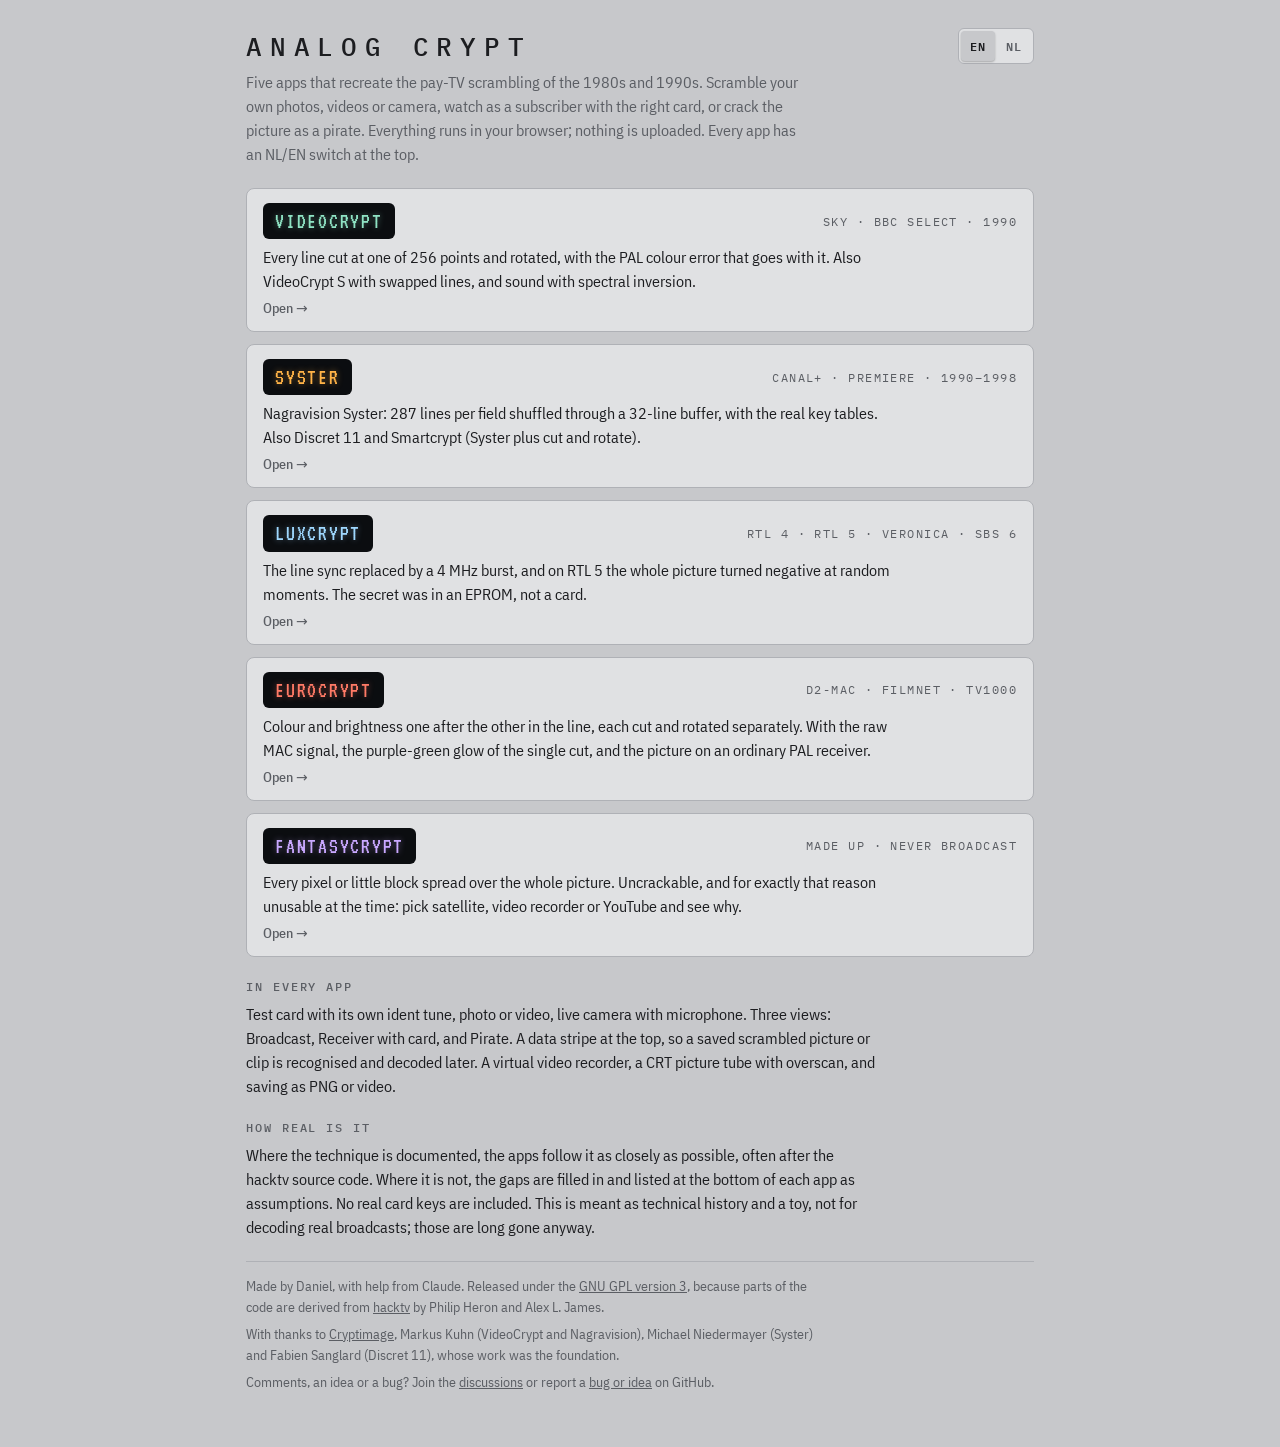
<file: index.html>
<!doctype html>
<html lang="nl">
<head>
<meta charset="utf-8">
<meta name="viewport" content="width=device-width,initial-scale=1,viewport-fit=cover">
<title>Analoge Crypt</title>
<meta name="description" content="Vijf browserapps die de analoge betaal-tv-scrambling van de jaren 80 en 90 nabootsen: VideoCrypt, Syster, Luxcrypt, Eurocrypt en het verzonnen Fantasycrypt.">
<link rel="icon" href="favicon.svg">
<link rel="stylesheet" href="fonts/fonts.css">
<style>
/* Layout: a rack of five receivers, each a front panel with its own display colour, as in the apps themselves. */
:root{
  --case:#c7c8cb; --panel:#e0e1e3; --ink:#1c1d20; --muted:#5b5e64; --rule:#afb1b6; --led:#d3352b;
  --glass:#0b0d10; --focus:#2a6fdb;
  --vc:#8fe3c4; --sy:#ffb347; --lx:#9fd8ff; --ec:#ff7a66; --fc:#c9a8ff;
  --font-ui:"IBM Plex Sans Condensed","Arial Narrow",system-ui,sans-serif;
  --font-mono:"IBM Plex Mono",ui-monospace,Menlo,Consolas,monospace;
  --font-vfd:"VT323","IBM Plex Mono",ui-monospace,monospace;
  color-scheme:light;
}
@media (prefers-color-scheme: dark){:root{--case:#16171a;--panel:#212226;--ink:#e6e7ea;--muted:#9da1a8;--rule:#36383d;--led:#ff5d50;--glass:#050608;--focus:#7fb0ff;color-scheme:dark}}
*{box-sizing:border-box}
body{margin:0;background:var(--case);color:var(--ink);font:16px/1.5 var(--font-ui)}
.wrap{max-width:820px;margin:0 auto;padding-inline:16px;padding-block:28px 48px;display:flex;flex-direction:column;gap:22px}
header{display:flex;flex-direction:column;gap:6px}
.top{display:flex;justify-content:space-between;align-items:center;gap:12px}
.lang{display:inline-flex;gap:2px;background:var(--panel);border:1px solid var(--rule);border-radius:6px;padding:2px}
.lang button{appearance:none;border:0;background:transparent;color:var(--muted);font:600 12px var(--font-mono);letter-spacing:.08em;padding:5px 9px;border-radius:4px;cursor:pointer;min-height:28px}
.lang button[aria-pressed="true"]{background:var(--case);color:var(--ink);box-shadow:0 1px 2px rgba(0,0,0,.25)}
.lang button:focus-visible{outline:2px solid var(--focus);outline-offset:1px}
html[lang="en"] .l-nl,html:not([lang="en"]) .l-en{display:none}
h1{margin:0;font:500 26px var(--font-mono);letter-spacing:.3em;text-transform:uppercase;text-wrap:balance}
.lead{margin:0;max-width:62ch;color:var(--muted)}
.rack{display:flex;flex-direction:column;gap:12px}
a.unit{display:grid;grid-template-columns:minmax(0,1fr) auto;gap:6px 16px;align-items:center;text-decoration:none;color:inherit;
  background:var(--panel);border:1px solid var(--rule);border-radius:8px;padding:14px 16px;transition:border-color .15s}
a.unit:hover{border-color:var(--muted)}
a.unit:focus-visible{outline:2px solid var(--focus);outline-offset:2px}
.vfd{background:var(--glass);border-radius:6px;padding:6px 12px;font:22px/1.1 var(--font-vfd);letter-spacing:.08em;text-transform:uppercase;white-space:nowrap;
  color:var(--c);text-shadow:0 0 6px color-mix(in srgb,var(--c) 45%,transparent);justify-self:start}
.meta{font:12px var(--font-mono);letter-spacing:.12em;text-transform:uppercase;color:var(--muted);text-align:right}
.desc{grid-column:1 / -1;margin:0;max-width:70ch}
.go{grid-column:1 / -1;font:500 14px var(--font-ui);color:var(--muted)}
.go::after{content:" →"}
section{display:flex;flex-direction:column;gap:8px}
h2{margin:0;font:500 12px var(--font-mono);letter-spacing:.16em;text-transform:uppercase;color:var(--muted)}
section p{margin:0;max-width:70ch}
footer{border-top:1px solid var(--rule);padding-top:14px;color:var(--muted);font-size:14px}
footer p{margin:0 0 6px;max-width:72ch}
a{color:inherit}
@media (max-width:520px){a.unit{grid-template-columns:1fr}.meta{text-align:left}}
@media (prefers-reduced-motion: reduce){a.unit{transition:none}}
</style>
</head>
<body>
<div class="wrap">
  <header>
    <div class="top"><h1><span class="l-nl">Analoge Crypt</span><span class="l-en">Analog Crypt</span></h1><div class="lang" role="group" aria-label="Taal / Language"><button type="button" data-l="en">EN</button><button type="button" data-l="nl">NL</button></div></div>
    <p class="lead"><span class="l-nl">Vijf apps die de betaal-tv-scrambling van de jaren 80 en 90 nabootsen. Scramble je eigen foto's, video's of de camera, kijk mee als abonnee met de juiste kaart, of kraak het beeld als piraat. Alles draait in je browser; er wordt niets geüpload.</span><span class="l-en">Five apps that recreate the pay-TV scrambling of the 1980s and 1990s. Scramble your own photos, videos or camera, watch as a subscriber with the right card, or crack the picture as a pirate. Everything runs in your browser; nothing is uploaded. Every app has an NL/EN switch at the top.</span></p>
  </header>

  <nav class="rack" aria-label="Apps">
    <a class="unit" href="videocrypt/" style="--c:var(--vc)">
      <span class="vfd">VideoCrypt</span><span class="meta">Sky · BBC Select · 1990</span>
      <p class="desc"><span class="l-nl">Elke lijn op een van 256 punten doorgeknipt en rondgedraaid, met de PAL-kleurfout die daarbij hoort. Ook VideoCrypt S met verwisselde lijnen, en geluid met spectrale inversie.</span><span class="l-en">Every line cut at one of 256 points and rotated, with the PAL colour error that goes with it. Also VideoCrypt S with swapped lines, and sound with spectral inversion.</span></p>
      <span class="go"><span class="l-nl">Openen</span><span class="l-en">Open</span></span>
    </a>
    <a class="unit" href="syster/" style="--c:var(--sy)">
      <span class="vfd">Syster</span><span class="meta">Canal+ · Premiere · 1990–1998</span>
      <p class="desc"><span class="l-nl">Nagravision Syster: per veld 287 lijnen gehusseld via een buffer van 32 lijnen, met de echte sleuteltabellen. Ook Discret 11 en Smartcrypt (Syster plus knippen en draaien).</span><span class="l-en">Nagravision Syster: 287 lines per field shuffled through a 32-line buffer, with the real key tables. Also Discret 11 and Smartcrypt (Syster plus cut and rotate).</span></p>
      <span class="go"><span class="l-nl">Openen</span><span class="l-en">Open</span></span>
    </a>
    <a class="unit" href="luxcrypt/" style="--c:var(--lx)">
      <span class="vfd">Luxcrypt</span><span class="meta">RTL 4 · RTL 5 · Veronica · SBS 6</span>
      <p class="desc"><span class="l-nl">De lijnsync vervangen door een burst van 4 MHz, en bij RTL 5 het hele beeld op willekeurige momenten in negatief. Het geheim zat in een EPROM, niet in een kaart.</span><span class="l-en">The line sync replaced by a 4 MHz burst, and on RTL 5 the whole picture turned negative at random moments. The secret was in an EPROM, not a card.</span></p>
      <span class="go"><span class="l-nl">Openen</span><span class="l-en">Open</span></span>
    </a>
    <a class="unit" href="eurocrypt/" style="--c:var(--ec)">
      <span class="vfd">Eurocrypt</span><span class="meta">D2-MAC · FilmNet · TV1000</span>
      <p class="desc"><span class="l-nl">Kleur en helderheid na elkaar in de lijn, elk apart doorgeknipt en rondgedraaid. Met het ruwe MAC-signaal, de paars-groene gloed van de enkele snede en het beeld op een gewone PAL-ontvanger.</span><span class="l-en">Colour and brightness one after the other in the line, each cut and rotated separately. With the raw MAC signal, the purple-green glow of the single cut, and the picture on an ordinary PAL receiver.</span></p>
      <span class="go"><span class="l-nl">Openen</span><span class="l-en">Open</span></span>
    </a>
    <a class="unit" href="fantasycrypt/" style="--c:var(--fc)">
      <span class="vfd">Fantasycrypt</span><span class="meta"><span class="l-nl">Verzonnen · nooit uitgezonden</span><span class="l-en">Made up · never broadcast</span></span>
      <p class="desc"><span class="l-nl">Elke pixel of elk blokje over het hele beeld verdeeld. Onkraakbaar, en precies daarom destijds onbruikbaar: kies satelliet, videorecorder of YouTube en zie waarom.</span><span class="l-en">Every pixel or little block spread over the whole picture. Uncrackable, and for exactly that reason unusable at the time: pick satellite, video recorder or YouTube and see why.</span></p>
      <span class="go"><span class="l-nl">Openen</span><span class="l-en">Open</span></span>
    </a>
  </nav>

  <section>
    <h2><span class="l-nl">In alle apps</span><span class="l-en">In every app</span></h2>
    <p><span class="l-nl">Testbeeld met eigen herkenningsmelodie, foto of video, live camera met microfoon. Drie weergaven: Uitzending, Ontvanger met kaart en Piraat. Een datastreep bovenin, zodat een opgeslagen gescrambeld beeld of filmpje later weer herkend en ontsleuteld wordt. Een virtuele videorecorder, een CRT-beeldbuis met overscan, en opslaan als PNG of video.</span><span class="l-en">Test card with its own ident tune, photo or video, live camera with microphone. Three views: Broadcast, Receiver with card, and Pirate. A data stripe at the top, so a saved scrambled picture or clip is recognised and decoded later. A virtual video recorder, a CRT picture tube with overscan, and saving as PNG or video.</span></p>
  </section>

  <section>
    <h2><span class="l-nl">Hoe echt is het</span><span class="l-en">How real is it</span></h2>
    <p><span class="l-nl">Waar de techniek bekend is, volgen de apps die zo precies mogelijk, vaak naar de broncode van hacktv. Wat niet bekend is, is ingevuld en staat in elke app onderaan als aanname. Er zitten geen echte kaartsleutels in. Dit is bedoeld als technische geschiedenis en speelgoed, niet om echte uitzendingen te ontsleutelen; die bestaan ook allang niet meer.</span><span class="l-en">Where the technique is documented, the apps follow it as closely as possible, often after the hacktv source code. Where it is not, the gaps are filled in and listed at the bottom of each app as assumptions. No real card keys are included. This is meant as technical history and a toy, not for decoding real broadcasts; those are long gone anyway.</span></p>
  </section>

  <footer>
    <p class="l-nl">Gemaakt door Daniel, met hulp van Claude. Vrijgegeven onder de <a href="LICENSE">GNU GPL versie 3</a>, omdat delen van de code zijn afgeleid van <a href="https://github.com/fsphil/hacktv">hacktv</a> van Philip Heron en Alex L. James.</p><p class="l-en">Made by Daniel, with help from Claude. Released under the <a href="LICENSE">GNU GPL version 3</a>, because parts of the code are derived from <a href="https://github.com/fsphil/hacktv">hacktv</a> by Philip Heron and Alex L. James.</p>
    <p class="l-nl">Met dank aan <a href="https://github.com/Potomac/cryptimage">Cryptimage</a>, Markus Kuhn (VideoCrypt en Nagravision), Michael Niedermayer (Syster) en Fabien Sanglard (Discret 11), wier werk de basis was.</p><p class="l-en">With thanks to <a href="https://github.com/Potomac/cryptimage">Cryptimage</a>, Markus Kuhn (VideoCrypt and Nagravision), Michael Niedermayer (Syster) and Fabien Sanglard (Discret 11), whose work was the foundation.</p>
    <p class="l-nl">Reageren, een idee of een fout melden? Praat mee in de <a href="https://github.com/TQ255/Analog-Crypt/discussions">discussies</a> of meld een <a href="https://github.com/TQ255/Analog-Crypt/issues/new/choose">fout of idee</a> op GitHub.</p><p class="l-en">Comments, an idea or a bug? Join the <a href="https://github.com/TQ255/Analog-Crypt/discussions">discussions</a> or report a <a href="https://github.com/TQ255/Analog-Crypt/issues/new/choose">bug or idea</a> on GitHub.</p><!--feedback-->
  </footer>
</div>
<script>
(() => {
  let l = 'nl';
  try { l = localStorage.getItem('lang') || ((navigator.language || '').toLowerCase().startsWith('nl') ? 'nl' : 'en'); } catch (e) { l = (navigator.language || '').toLowerCase().startsWith('nl') ? 'nl' : 'en'; }
  const set = v => { l = v; document.documentElement.lang = v; try { localStorage.setItem('lang', v); } catch (e) {} document.querySelectorAll('.lang button').forEach(b => b.setAttribute('aria-pressed', String(b.dataset.l === v))); };
  document.querySelectorAll('.lang button').forEach(b => b.addEventListener('click', () => set(b.dataset.l)));
  set(l);
})();
</script>
</body>
</html>
</file>
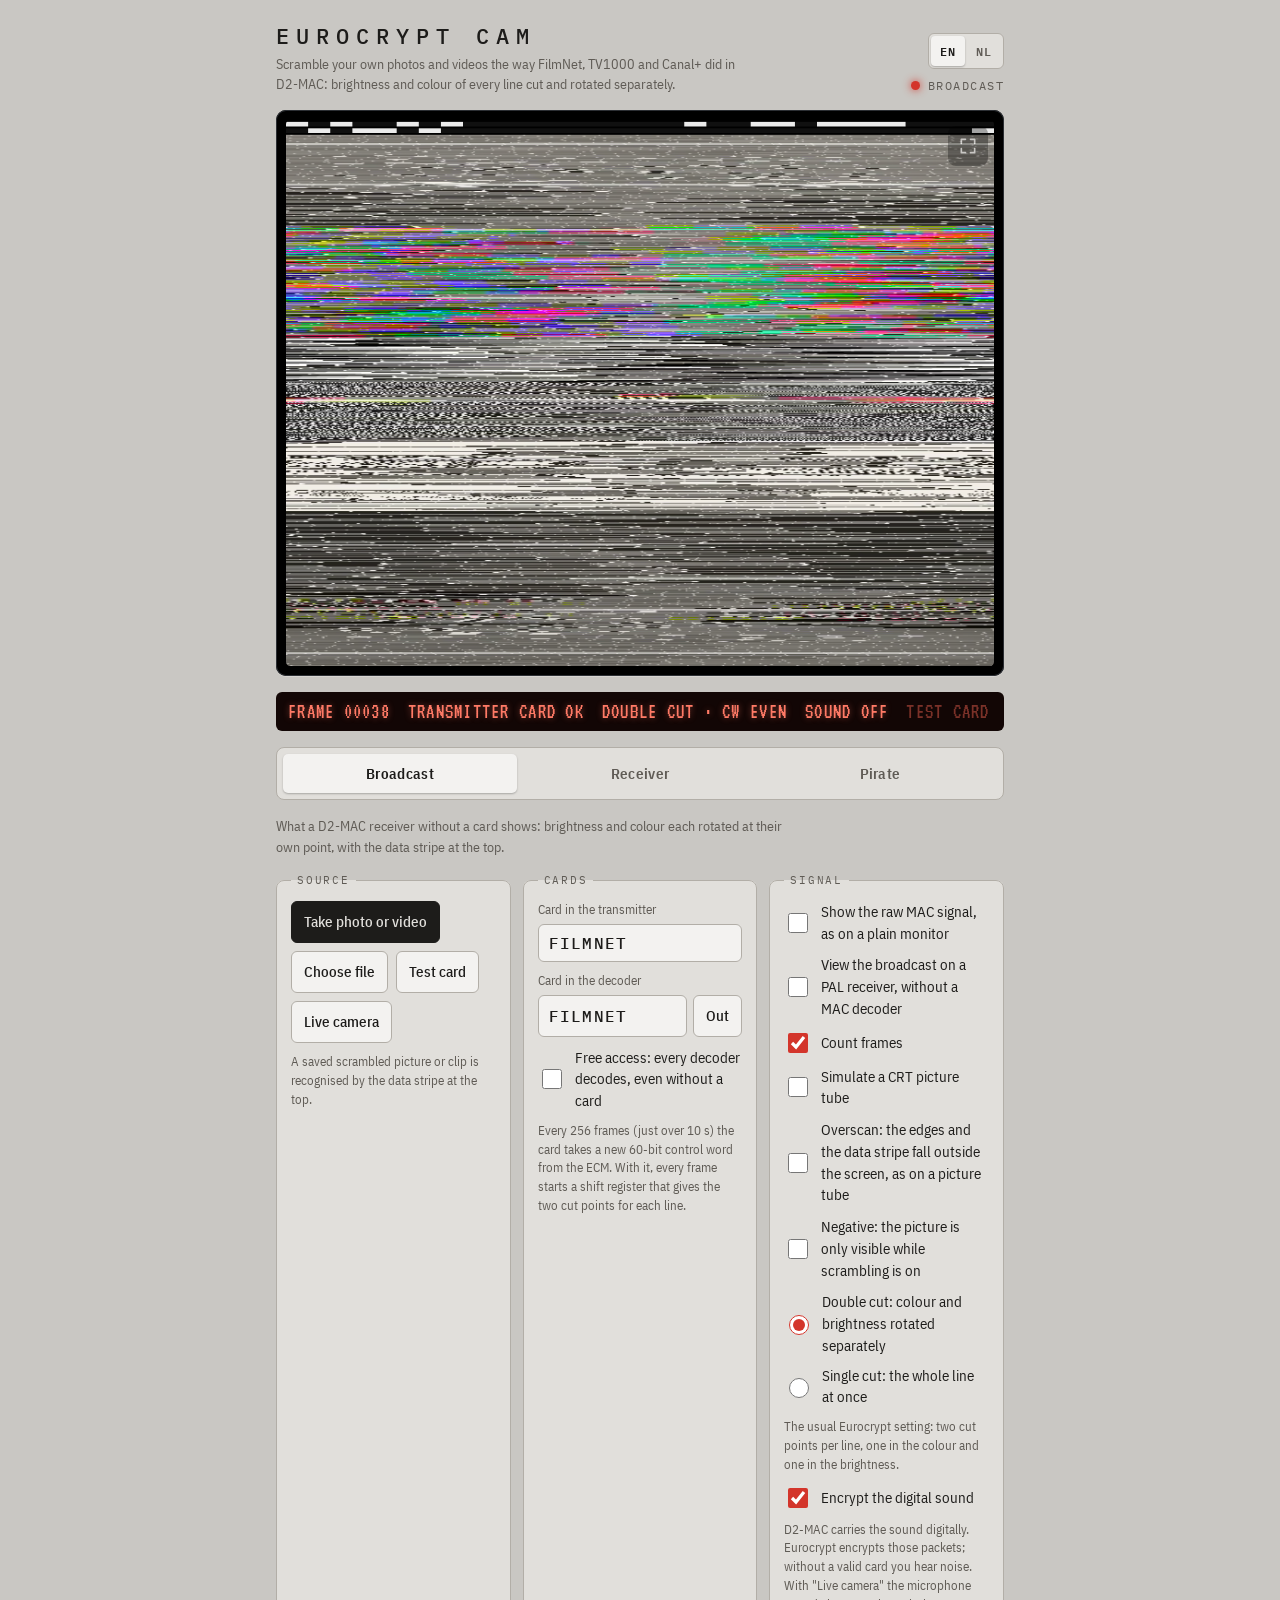
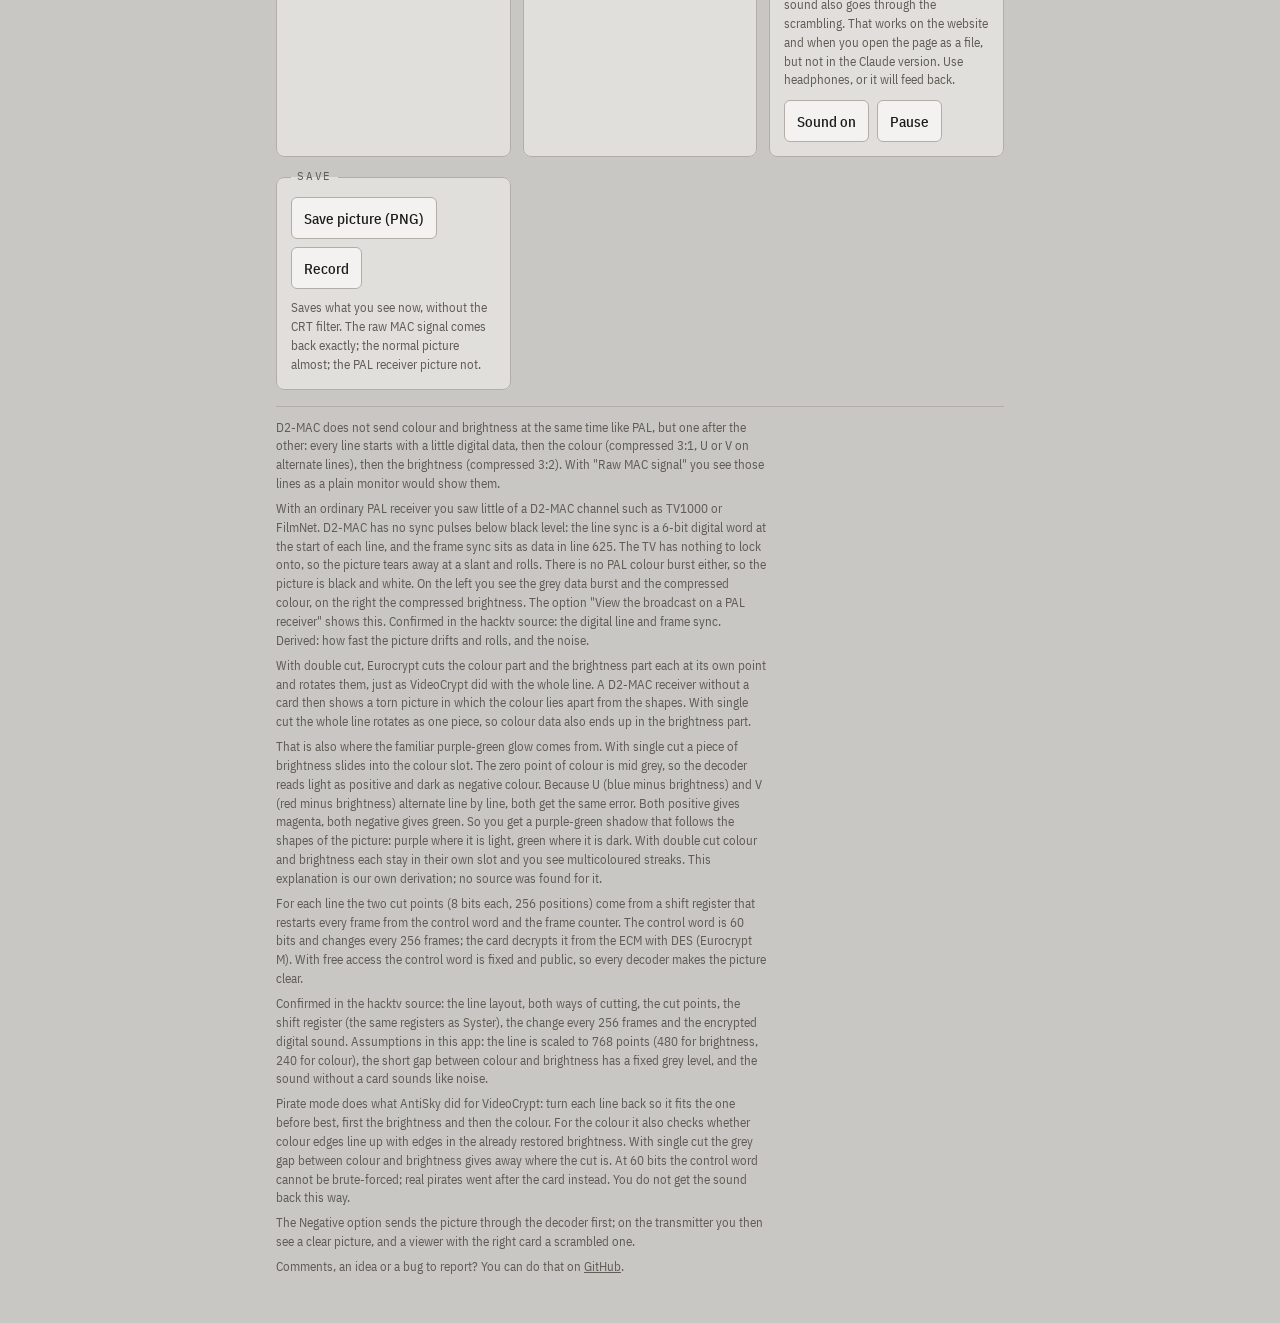
<file: eurocrypt/index.html>
<!doctype html><html lang="nl"><head><meta charset=utf8><meta name=viewport content="width=device-width,initial-scale=1,viewport-fit=cover"><style>:root{color-scheme:light;box-sizing:border-box;padding-top:env(safe-area-inset-top,0px);padding-bottom:env(safe-area-inset-bottom,0px)}body{margin:0;padding:0;font:14px -apple-system,BlinkMacSystemFont,sans-serif;background:#fff;color:#000}img{max-width:100%}[hidden]:not([hidden=until-found i]){display:none!important}</style></head><body><link rel="icon" href="../favicon.svg">
<title>Eurocrypt Camera</title>
<link rel="stylesheet" href="../fonts/fonts.css">
<style>
/* Layout: one centred column like the front of a decoder box — screen in a bezel, a display strip, then control panels. Sister of VideoCrypt, Syster and Luxcrypt Cam: same box, red display like a MAC receiver. */
:root{
  --case:#c9c7c3;        /* warm grey decoder plastic */
  --panel:#e1dfdb;
  --ink:#1d1c1a;
  --muted:#5f5b55;
  --rule:#b2aea7;
  --led:#d3352b;         /* standby LED red */
  --vfd-bg:#120605;      /* display glass */
  --vfd:#ff7a66;         /* red segments */
  --vfd-dim:#7a3128;
  --btn:#f3f2f0;
  --btn-ink:#1d1c1a;
  --focus:#2a6fdb;
  --font-ui:"IBM Plex Sans Condensed", "Arial Narrow", system-ui, sans-serif;
  --font-mono:"IBM Plex Mono", ui-monospace, Menlo, Consolas, monospace;
  --font-vfd:"VT323", "IBM Plex Mono", ui-monospace, monospace;
}
@media (prefers-color-scheme: dark){:root:not([data-theme="light"]){
  --case:#171614;--panel:#22201d;--ink:#e8e6e2;--muted:#a19c94;--rule:#3a3732;--led:#ff5d50;
  --vfd-bg:#0c0403;--vfd:#ff7a66;--vfd-dim:#6a2a22;--btn:#2d2a26;--btn-ink:#e8e6e2;--focus:#7fb0ff;color-scheme:dark}}
:root[data-theme="dark"]{
  --case:#171614;--panel:#22201d;--ink:#e8e6e2;--muted:#a19c94;--rule:#3a3732;--led:#ff5d50;
  --vfd-bg:#0c0403;--vfd:#ff7a66;--vfd-dim:#6a2a22;--btn:#2d2a26;--btn-ink:#e8e6e2;--focus:#7fb0ff;color-scheme:dark}

*{box-sizing:border-box}
body{background:var(--case);color:var(--ink);font-family:var(--font-ui);font-size:15px;line-height:1.45}
.wrap{max-width:760px;margin:0 auto;padding-inline:16px;padding-block:20px 40px;display:flex;flex-direction:column;gap:16px}
header{display:flex;align-items:flex-end;justify-content:space-between;gap:12px;flex-wrap:wrap}
.brand{display:flex;flex-direction:column;gap:2px;min-width:0}
.brand h1{margin:0;font-family:var(--font-mono);font-weight:500;font-size:22px;letter-spacing:.32em;text-transform:uppercase;text-wrap:balance}
.brand p{margin:0;color:var(--muted);font-size:14px;max-width:60ch}
.standby{display:flex;align-items:center;gap:8px;font-family:var(--font-mono);font-size:12px;letter-spacing:.12em;color:var(--muted);text-transform:uppercase}
.standby i{width:9px;height:9px;border-radius:50%;background:var(--led);box-shadow:0 0 8px var(--led)}

.bezel{background:#000;border-radius:10px;padding:10px;box-shadow:inset 0 0 0 1px #2c2f34, 0 1px 0 rgba(255,255,255,.25)}
canvas#out{display:block;width:100%;max-width:100%;aspect-ratio:768/592;height:auto;background:#000;border-radius:4px}

.vfd{background:var(--vfd-bg);color:var(--vfd);font-family:var(--font-vfd);font-size:21px;line-height:1.1;letter-spacing:.06em;
  padding:8px 12px;border-radius:6px;display:flex;flex-wrap:wrap;gap:4px 18px;text-transform:uppercase;font-variant-numeric:tabular-nums;
  text-shadow:0 0 6px rgba(255,122,102,.45)}
.vfd span{white-space:nowrap}
.vfd .dim{color:var(--vfd-dim);text-shadow:none}

.tabs{display:grid;grid-template-columns:repeat(3,1fr);gap:6px;background:var(--panel);padding:6px;border-radius:8px;border:1px solid var(--rule)}
.tabs button{appearance:none;border:0;background:transparent;color:var(--muted);font:600 15px var(--font-ui);padding:10px 6px;border-radius:5px;cursor:pointer;letter-spacing:.02em}
.tabs button[aria-selected="true"]{background:var(--btn);color:var(--ink);box-shadow:0 1px 2px rgba(0,0,0,.25)}
.hint{margin:0;color:var(--muted);font-size:14px;max-width:65ch}

.grid{display:grid;grid-template-columns:repeat(auto-fit,minmax(220px,1fr));gap:12px}
fieldset{margin:0;border:1px solid var(--rule);background:var(--panel);border-radius:8px;padding:12px 14px 14px;display:flex;flex-direction:column;gap:10px;min-width:0}
legend{font-family:var(--font-mono);font-size:11px;letter-spacing:.16em;text-transform:uppercase;color:var(--muted);padding:0 6px}
.row{display:flex;flex-wrap:wrap;gap:8px}
.btn{appearance:none;border:1px solid var(--rule);background:var(--btn);color:var(--btn-ink);font:500 15px var(--font-ui);padding:9px 12px;border-radius:6px;cursor:pointer;min-height:42px}
.btn:hover{border-color:var(--muted)}
.btn.primary{background:var(--ink);color:var(--panel);border-color:var(--ink)}
.btn[aria-pressed="true"]{background:var(--led);border-color:var(--led);color:#fff}
.btn:disabled{opacity:.5;cursor:default}
button:focus-visible,input:focus-visible,select:focus-visible,label.toggle:focus-within{outline:2px solid var(--focus);outline-offset:2px}

.card{display:flex;flex-direction:column;gap:4px}
.card label{font-size:13px;color:var(--muted)}
.slot{display:flex;gap:6px;align-items:stretch}
.slot input{flex:1;min-width:0;font:500 16px var(--font-mono);letter-spacing:.08em;text-transform:uppercase;padding:8px 10px;border-radius:6px;border:1px solid var(--rule);background:var(--btn);color:var(--ink)}
.toggle{display:flex;align-items:center;gap:10px;font-size:15px;cursor:pointer}
.toggle input{width:20px;height:20px;flex:none;accent-color:var(--led)}
.sys{display:flex;flex-direction:column;gap:8px}
.sel{font:500 15px var(--font-ui);padding:8px 10px;border-radius:6px;border:1px solid var(--rule);background:var(--btn);color:var(--ink);min-height:42px;max-width:100%}
.note{margin:0;font-size:13px;color:var(--muted)}
.note.warn{color:var(--led)}
footer{color:var(--muted);font-size:13px;border-top:1px solid var(--rule);padding-top:12px}
footer p{margin:0 0 6px;max-width:70ch}
footer a{color:inherit}
/* CRT filter: only for the eye, the canvas pixels (and so saving and recording) stay untouched */
.screen{position:relative;border-radius:4px;overflow:hidden}
.screen::after{content:"";position:absolute;inset:0;pointer-events:none;opacity:0;transition:opacity .3s}
.bezel.crt{border-radius:22px;padding:14px}
.bezel.crt .screen{border-radius:18px / 22px}
.bezel.crt canvas#out{filter:blur(.45px) contrast(1.12) saturate(1.2) brightness(1.08)}
.bezel.crt .screen::after{opacity:1;
  background:
    radial-gradient(ellipse at center, rgba(0,0,0,0) 58%, rgba(0,0,0,.55) 100%),
    linear-gradient(rgba(0,0,0,.32) 50%, rgba(0,0,0,0) 50%) 0 0 / 100% max(3px, calc(100% / 288)),
    repeating-linear-gradient(90deg, rgba(255,40,40,.07) 0 1px, rgba(40,255,40,.07) 1px 2px, rgba(40,80,255,.07) 2px 3px),
    radial-gradient(ellipse at 30% 20%, rgba(255,255,255,.10), rgba(255,255,255,0) 45%);
  animation:crtflicker 0.12s steps(2) infinite}
.screen canvas.crtgl{position:absolute;inset:0;width:100%;height:100%;display:block;border-radius:inherit}
.bezel.crtgl{border-radius:22px;padding:14px}
.bezel.crtgl .screen{border-radius:18px / 22px}
.bezel.crtgl canvas#out{visibility:hidden}
.bezel.os canvas#out{transform:scale(1.124,1.098)}
.vcr{display:flex;flex-wrap:wrap;gap:6px}
.vcr .btn{flex:1 1 0;min-width:0;padding-inline:4px;font-family:var(--font-mono),system-ui,sans-serif}
.vcrpos{width:100%;accent-color:var(--led)}
.counter{margin:0;font:500 15px var(--font-mono);font-variant-numeric:tabular-nums;color:var(--ink)}
@keyframes crtflicker{50%{filter:brightness(1.04)}}
@media (prefers-reduced-motion: reduce){.bezel.crt .screen::after{animation:none}}
@media (prefers-reduced-motion: reduce){.standby i{box-shadow:none}}
.hdr-r{display:flex;flex-direction:column;align-items:flex-end;gap:8px}.lang{display:inline-flex;gap:2px;background:var(--panel);border:1px solid var(--rule);border-radius:6px;padding:2px}.lang button{appearance:none;border:0;background:transparent;color:var(--muted);font:600 12px var(--font-mono);letter-spacing:.08em;padding:5px 9px;border-radius:4px;cursor:pointer;min-height:28px}.lang button[aria-pressed="true"]{background:var(--btn);color:var(--ink);box-shadow:0 1px 2px rgba(0,0,0,.25)}.lang button:focus-visible{outline:2px solid var(--focus);outline-offset:1px}
</style>
<!--fs--><style>
.bezel{position:relative}
.fsbtn{position:absolute;top:16px;right:16px;z-index:5;width:40px;height:40px;display:grid;place-items:center;border:0;border-radius:8px;
  background:rgba(0,0,0,.55);color:#fff;cursor:pointer;opacity:.55;transition:opacity .2s;padding:0}
.fsbtn:hover,.fsbtn:focus-visible{opacity:1}
.fsbtn:focus-visible{outline:2px solid var(--focus,#2a6fdb);outline-offset:2px}
.fsbtn svg{width:20px;height:20px;fill:none;stroke:currentColor;stroke-width:2;stroke-linecap:round;stroke-linejoin:round}
.fsbtn .ex{display:none}
.bezel.fs .fsbtn .en{display:none}.bezel.fs .fsbtn .ex{display:block}
.bezel.fs{position:fixed;inset:0;z-index:1000;margin:0;padding:0;border-radius:0;box-shadow:none;background:#000;display:flex;align-items:center;justify-content:center}
.bezel.fs .screen{width:min(100vw,calc(100dvh * var(--ar,1.3)));max-height:100dvh}
.bezel.fs .fsbtn{top:max(12px,env(safe-area-inset-top));right:max(12px,env(safe-area-inset-right))}
.bezel.fs.idle{cursor:none}.bezel.fs.idle .fsbtn{opacity:0}
body.fslock{overflow:hidden}
.fstabs{display:none}
.bezel.fs .fstabs{display:flex;position:absolute;left:50%;bottom:max(16px,env(safe-area-inset-bottom));transform:translateX(-50%);z-index:5;gap:4px;padding:4px;border-radius:10px;background:rgba(0,0,0,.6);transition:opacity .2s}
.fstabs button{appearance:none;border:0;background:transparent;color:#ddd;font:600 15px var(--font-ui,system-ui);padding:10px 14px;border-radius:7px;cursor:pointer;min-height:40px}
.fstabs button[aria-pressed="true"]{background:rgba(255,255,255,.9);color:#111}
.fstabs button:focus-visible{outline:2px solid var(--focus,#2a6fdb);outline-offset:1px}
.bezel.fs.idle .fstabs{opacity:0;pointer-events:none}
@media (prefers-reduced-motion: reduce){.fsbtn{transition:none}}
</style><!--/fs-->

<div class="wrap">
  <header>
    <div class="brand">
      <h1>Eurocrypt&nbsp;Cam</h1>
      <p>Scramble je eigen foto's en video's zoals FilmNet, TV1000 en Canal+ in D2-MAC: helderheid en kleur van elke lijn apart doorgeknipt en rondgedraaid.</p>
    </div>
    <div class="hdr-r"><div class="lang" role="group" aria-label="Taal / Language" data-noi18n><button type="button" data-l="en" lang="en">EN</button><button type="button" data-l="nl" lang="nl">NL</button></div><div class="standby"><i></i><span id="ledtxt">Uitzending</span></div></div>
  </header>

  <div class="bezel" id="bezel"><!--fs--><button type="button" class="fsbtn" id="btnFs" aria-label="Volledig scherm" title="Volledig scherm"><svg class="en" viewBox="0 0 24 24" aria-hidden="true"><path d="M4 9V4h5M15 4h5v5M20 15v5h-5M9 20H4v-5"/></svg><svg class="ex" viewBox="0 0 24 24" aria-hidden="true"><path d="M9 4v5H4M20 9h-5V4M15 20v-5h5M4 15h5v5"/></svg></button><div class="fstabs" role="group" aria-label="Weergave"><button type="button" data-t="tab-tx">Uitzending</button><button type="button" data-t="tab-rx">Ontvanger</button><button type="button" data-t="tab-crack">Piraat</button></div><!--/fs--><div class="screen"><canvas id="out" width="768" height="592" aria-label="Beeld"></canvas></div></div>

  <div class="vfd" id="vfd" aria-live="polite">
    <span id="vfdFrame">Frame 00000</span><span id="vfdCard">Kaart --</span><span id="vfdPal">Dubbele snede</span><span id="vfdSound">Geluid uit</span><span id="vfdMsg" class="dim">Testbeeld</span>
  </div>

  <div class="tabs" role="tablist" aria-label="Weergave">
    <button role="tab" id="tab-tx" aria-selected="true">Uitzending</button>
    <button role="tab" id="tab-rx" aria-selected="false">Ontvanger</button>
    <button role="tab" id="tab-crack" aria-selected="false">Piraat</button>
  </div>
  <p class="hint" id="hint"></p>

  <div class="grid">
    <fieldset>
      <legend>Bron</legend>
      <div class="row">
        <button class="btn primary" id="btnCapture">Foto of video maken</button>
        <button class="btn" id="btnPick">Bestand kiezen</button>
        <button class="btn" id="btnTest">Testbeeld</button>
        <button class="btn" id="btnLive">Live camera</button>
      </div>
      <p class="note" id="srcNote">Een opgeslagen gescrambeld beeld of filmpje wordt herkend aan de datastreep bovenin.</p>
      <input type="file" id="cap" accept="image/*,video/*" capture="environment" hidden>
      <input type="file" id="pick" accept="image/*,video/*" hidden>
    </fieldset>

    <fieldset id="fsVcr" hidden>
      <legend>Videorecorder</legend>
      <div class="vcr" role="group" aria-label="Videorecorder">
        <button class="btn" id="vcrStart" title="Naar het begin" aria-label="Naar het begin">⏮</button>
        <button class="btn" id="vcrRew" title="Terugspoelen (nog eens drukken voor sneller)" aria-label="Terugspoelen" aria-pressed="false">◀◀</button>
        <button class="btn" id="vcrBack" title="Eén beeld terug" aria-label="Eén beeld terug">◀❙</button>
        <button class="btn" id="vcrPlay" title="Afspelen" aria-label="Afspelen" aria-pressed="true">▶</button>
        <button class="btn" id="vcrPause" title="Pauze" aria-label="Pauze" aria-pressed="false">❙❙</button>
        <button class="btn" id="vcrFwd" title="Eén beeld vooruit" aria-label="Eén beeld vooruit">❙▶</button>
        <button class="btn" id="vcrFf" title="Vooruitspoelen (nog eens drukken voor sneller)" aria-label="Vooruitspoelen" aria-pressed="false">▶▶</button>
      </div>
      <input type="range" class="vcrpos" id="vcrPos" min="0" max="1000" value="0" aria-label="Positie in de video">
      <p class="counter" id="vcrTime">0:00:00 / 0:00:00</p>
    </fieldset>

    <fieldset>
      <legend>Kaarten</legend>
      <div class="card">
        <label for="txKey">Kaart in de zender</label>
        <div class="slot"><input id="txKey" value="FILMNET" autocomplete="off" spellcheck="false" maxlength="24"></div>
      </div>
      <div class="card">
        <label for="rxKey">Kaart in de decoder</label>
        <div class="slot">
          <input id="rxKey" value="FILMNET" autocomplete="off" spellcheck="false" maxlength="24">
          <button class="btn" id="btnEject" title="Kaart verwijderen">Eruit</button>
        </div>
      </div>
      <label class="toggle"><input type="checkbox" id="optFree"> Vrije toegang: elke decoder ontsleutelt, ook zonder kaart</label>
      <p class="note">De kaart haalt elke 256 beelden (ruim 10 s) een nieuw controlewoord van 60 bits uit de ECM. Daarmee start elk beeld een schuifregister dat per lijn de twee snijpunten geeft.</p>
    </fieldset>

    <fieldset>
      <legend>Signaal</legend>
      <label class="toggle"><input type="checkbox" id="optRaw"> Ruw MAC-signaal tonen, zoals op een gewone monitor</label>
      <label class="toggle"><input type="checkbox" id="optPalRx"> Uitzending bekijken op een PAL-ontvanger, zonder MAC-decoder</label>
      <label class="toggle"><input type="checkbox" id="optFrame" checked> Beelden doortellen</label>
      <label class="toggle"><input type="checkbox" id="optCrt"> CRT-beeldbuis nabootsen</label>
      <label class="toggle" id="lblOverscan"><input type="checkbox" id="optOverscan"> Overscan: de randen en de datastreep vallen buiten beeld, zoals op een beeldbuis</label>
      <label class="toggle"><input type="checkbox" id="optNeg"> Negatief: het beeld is alleen te zien als de scrambling aan staat</label>
      <div class="sys" role="radiogroup" aria-label="Systeem">
        <label class="toggle"><input type="radio" name="sys" id="sysDouble" value="double" checked> Dubbele snede: kleur en helderheid apart rondgedraaid</label>
        <label class="toggle"><input type="radio" name="sys" id="sysSingle" value="single"> Enkele snede: de hele lijn in één keer</label>
      </div>
      <p class="note" id="sysNote"></p>
      <label class="toggle"><input type="checkbox" id="optSound" checked> Digitaal geluid versleutelen</label>
      <p class="note" id="soundNote">D2-MAC stuurt het geluid digitaal mee. Eurocrypt versleutelt die pakketjes; zonder geldige kaart hoor je ruis. Met "Live camera" gaat ook het geluid van de microfoon door de scrambling. Dat werkt op de website en als je de pagina als bestand opent, maar niet in de Claude-versie. Gebruik een koptelefoon, anders gaat het rondzingen.</p>
      <div class="row">
        <button class="btn" id="btnSound" aria-pressed="false">Geluid aan</button>
        <button class="btn" id="btnPause" aria-pressed="false">Pauze</button>
      </div>
      <div class="card" id="crackBox" hidden>
        <div class="row"><button class="btn" id="btnCrack">Kraak dit beeld</button></div>
        <p class="note">De piraat zoekt per lijn de snijpunten terug door lijnen met elkaar te vergelijken, zoals bij VideoCrypt. Het geluid krijgt hij zo niet terug.</p>
      </div>
    </fieldset>

    <fieldset id="fsSave" hidden>
      <legend>Opslaan</legend>
      <div class="row">
        <button class="btn" id="btnSave">Beeld opslaan (PNG)</button>
        <button class="btn" id="btnRec" aria-pressed="false" hidden>Opnemen</button>
      </div>
      <p class="note" id="saveNote">Slaat op wat je nu ziet, zonder CRT-filter. Het ruwe MAC-signaal komt exact terug; het gewone beeld bijna; het beeld van de PAL-ontvanger niet.</p>
    </fieldset>
  </div>

  <footer>
    <p>D2-MAC zendt kleur en helderheid niet tegelijk uit zoals PAL, maar na elkaar: elke lijn begint met een stukje digitale data, dan de kleur (samengeperst 3:1, om de lijn U of V), dan de helderheid (samengeperst 3:2). Met "Ruw MAC-signaal" zie je die lijnen zoals een gewone monitor ze zou tonen.</p>
    <p>Met een gewone PAL-ontvanger zag je van een D2-MAC-zender als TV1000 of FilmNet weinig. D2-MAC heeft geen syncpulsen onder het zwartniveau: de lijnsync is een digitaal woord van 6 bits aan het begin van elke lijn, en de beeldsync zit als data in lijn 625. De tv kan nergens op inhaken, dus het beeld scheurt schuin weg en rolt. Er is ook geen PAL-kleurburst, dus het beeld is zwart-wit. Links zie je de grijze databurst en de samengeperste kleur, rechts de samengeperste helderheid. De optie "Uitzending bekijken op een PAL-ontvanger" laat dat zien. Bevestigd in de hacktv-broncode: de digitale lijn- en beeldsync. Afgeleid: hoe snel het beeld wegloopt en rolt, en de ruis.</p>
    <p>Eurocrypt knipt bij dubbele snede het kleurdeel en het helderheidsdeel elk op een eigen punt en draait ze rond, net als VideoCrypt dat met de hele lijn deed. Een D2-MAC-ontvanger zonder kaart toont dan een gescheurd beeld waarin de kleur los van de vormen ligt. Bij enkele snede draait de hele lijn als één stuk, zodat ook kleurdata in het helderheidsdeel belandt.</p>
    <p>Daar komt ook de bekende paars-groene gloed vandaan. Bij enkele snede schuift een stuk helderheid in het kleurvak. Het nulpunt van de kleur is middengrijs, dus de decoder leest licht als positieve en donker als negatieve kleur. Omdat U (blauw min helderheid) en V (rood min helderheid) om de lijn afwisselen, krijgen ze allebei dezelfde fout. Allebei positief geeft magenta, allebei negatief groen. Zo krijg je een paars-groene schaduw die de vormen van het beeld volgt: paars op lichte plekken, groen op donkere. Bij dubbele snede blijven kleur en helderheid elk in hun eigen vak en zie je bonte strepen. Deze verklaring is een eigen afleiding; een bron heb ik er niet voor gevonden.</p>
    <p>Per lijn komen de twee snijpunten (elk 8 bits, 256 posities) uit een schuifregister dat elk beeld opnieuw begint met het controlewoord en de beeldteller. Het controlewoord is 60 bits en wisselt elke 256 beelden; de kaart ontsleutelt het uit de ECM met DES (Eurocrypt M). Bij vrije toegang is het controlewoord vast en openbaar, zodat elke decoder het beeld helder maakt.</p>
    <p>Bevestigd in de broncode van hacktv: de opbouw van de lijn, beide manieren van knippen, de snijpunten, het schuifregister (dezelfde registers als bij Syster), de wissel elke 256 beelden en het versleutelde digitale geluid. Aannames in deze app: de lijn is geschaald naar 768 punten (480 voor helderheid, 240 voor kleur), de korte overgang tussen kleur en helderheid heeft een vast grijs niveau, en het geluid zonder kaart klinkt als ruis.</p>
    <p>De Piraat-modus doet wat AntiSky deed bij VideoCrypt: elke lijn zo terugdraaien dat hij het best aansluit op de vorige, eerst de helderheid en dan de kleur. Voor de kleur kijkt hij ook of kleurranden samenvallen met randen in de al herstelde helderheid. Bij enkele snede verraadt de grijze overgang tussen kleur en helderheid waar geknipt is. Met 60 bits valt het controlewoord niet uit te proberen; echte piraten richtten zich daarom op de kaart. Het geluid krijg je zo niet terug.</p>
    <p>De optie Negatief stuurt het beeld eerst door de decoder; op de zender zie je dan een helder beeld en een kijker met de juiste kaart juist een gescrambeld beeld.</p>
    <p class="feedback">Reageren, een idee of een fout melden? Dat kan op <a href="https://github.com/TQ255/Analog-Crypt/discussions" target="_blank" rel="noopener">GitHub</a>.</p>
  </footer>
</div>

<!--i18n--><script>
(() => {
  const D = {"Uitzending": "Broadcast", "Beeld": "Picture", "Weergave": "View", "Ontvanger": "Receiver", "Piraat": "Pirate", "Bron": "Source", "Foto of video maken": "Take photo or video", "Bestand kiezen": "Choose file", "Testbeeld": "Test card", "Live camera": "Live camera", "Een opgeslagen gescrambeld beeld of filmpje wordt herkend aan de datastreep bovenin.": "A saved scrambled picture or clip is recognised by the data stripe at the top.", "Videorecorder": "Video recorder", "Naar het begin": "Back to start", "Terugspoelen (nog eens drukken voor sneller)": "Rewind (press again for faster)", "Terugspoelen": "Rewind", "Eén beeld terug": "One frame back", "Afspelen": "Play", "Pauze": "Pause", "Verder": "Resume", "Eén beeld vooruit": "One frame forward", "Vooruitspoelen (nog eens drukken voor sneller)": "Fast forward (press again for faster)", "Vooruitspoelen": "Fast forward", "Positie in de video": "Position in the video", "Smartcards": "Smartcards", "Kaarten": "Cards", "Kaart in de zender": "Card in the transmitter", "Kaart in de ontvanger": "Card in the receiver", "Kaart in de decoder": "Card in the decoder", "Kaart verwijderen": "Remove card", "Kaart erin doen": "Insert card", "Eruit": "Out", "Erin": "In", "Signaal": "Signal", "Systeem": "System", "CRT-beeldbuis nabootsen": "Simulate a CRT picture tube", "Overscan: de randen en de datastreep vallen buiten beeld, zoals op een beeldbuis": "Overscan: the edges and the data stripe fall outside the screen, as on a picture tube", "Negatief: het beeld is alleen te zien als de scrambling aan staat": "Negative: the picture is only visible while scrambling is on", "Geluid scramblen met spectrale inversie": "Scramble the sound with spectral inversion", "Het geluid van de bron is al gescrambeld (echte oude opname)": "The source sound is already scrambled (a real old recording)", "Draaggolf voor de inversie": "Carrier for the inversion", "Geluidsversterking": "Sound restoration", "Sterkte": "Strength", "Geluid aan": "Sound on", "Geluid uit": "Sound off", "Kraak dit beeld": "Crack this picture", "Opslaan": "Save", "Beeld opslaan (PNG)": "Save picture (PNG)", "Opnemen": "Record", "Stop opname": "Stop recording", "Slaat op wat je nu ziet, zonder CRT-filter. Laad het later weer in om te ontsleutelen.": "Saves what you see now, without the CRT filter. Load it again later to decode it.", "PAL aan": "PAL on", "PAL uit": "PAL off", "Kaart --": "Card --", "Kaart OK": "Card OK", "Geen kaart": "No card", "Verkeerde kaart": "Wrong card", "Geen kaart nodig": "No card needed", "Geen signaal": "No signal", "Bron al gescrambeld": "Source already scrambled", "Geluid helder": "Sound clear", "Geluid versterkt": "Sound restored", "Geluid versleuteld": "Sound encrypted", "Geen geluid hier": "No sound here", "Tik op Pauze om af te spelen": "Tap Pause to play", "Dit bestand kan ik niet openen": "This file cannot be opened", "Live met geluid": "Live with sound", "Live": "Live", "Video": "Video", "Foto": "Photo", "Klaar": "Done", "Einde": "End", "Gekraakt": "Cracked", "Kraken mislukt": "Cracking failed", "Live camera wordt hier geblokkeerd. Gebruik \"Foto of video maken\": op een telefoon opent dat de camera.": "The live camera is blocked here. Use \"Take photo or video\": on a phone that opens the camera.", "Niet opgeslagen.": "Not saved.", "Er staat al een opslagvraag open.": "A save request is already open.", "Opslaan lukt hier niet.": "Saving does not work here.", "Opnemen wordt hier niet ondersteund.": "Recording is not supported here.", "Herstelt dun, zacht geluid van oude opnames en YouTube-video's. Bij het omkeren komt de bas uit het hoogste deel van het gescrambelde geluid, en dat deel is op videobanden en door compressie grotendeels verloren gegaan. De versterking haalt de lage en middentonen weer op en maakt het geheel luider. Voor een echte oude opname zonder datastreep: kies hem via \"Bestand kiezen\" en zet \"Het geluid van de bron is al gescrambeld\" aan. Op de Uitzending hoor je hem dan gescrambeld, in de Ontvanger (met kaart) en bij de Piraat omgedraaid. Zet daar eventueel Geluidsversterking bij.": "Restores thin, quiet sound from old recordings and YouTube videos. When the spectrum is turned back, the bass comes from the top of the scrambled sound, and that part was largely lost on videotape and through compression. The restoration lifts the low and middle tones and makes the whole louder. For a real old recording without a data stripe: choose it with \"Choose file\" and switch on \"The source sound is already scrambled\". On Broadcast you then hear it scrambled; in the Receiver (with a card) and for the Pirate it is turned back. Add Sound restoration there if needed.", "Wat een abonnee ziet. Zelfde kaart als de zender geeft een helder beeld; een andere kaart niet; zonder kaart verschijnt de bekende melding.": "What a subscriber sees. The same card as the transmitter gives a clear picture; another card does not; without a card the familiar message appears.", "Wat de piraat weet": "What the pirate knows", "Elk beeld een nieuwe volgorde": "A new order every frame", "PAL-kleurfout nabootsen": "Simulate the PAL colour error", "Beelden doortellen": "Count frames", "VideoCrypt Cam": "VideoCrypt Cam", "Scramble je eigen foto's en video's zoals Sky in 1990: elke beeldlijn geknipt op een van 256 punten en rondgedraaid.": "Scramble your own photos and videos the way Sky did in 1990: every picture line cut at one of 256 points and rotated.", "PAL-kleurdraaiing nabootsen": "Simulate the PAL colour rotation", "Elk beeld nieuwe snijpunten": "New cut points every frame", "VideoCrypt: elke lijn rondgedraaid": "VideoCrypt: every line rotated", "VideoCrypt, compressievriendelijk: blokken van 16 lijnen": "VideoCrypt, compression-friendly: blocks of 16 lines", "VideoCrypt S: lijnen gehusseld in blokken van 47": "VideoCrypt S: lines shuffled in blocks of 47", "12,51 kHz, zoals BBC Select": "12.51 kHz, as BBC Select", "Sky zond het geluid bij VideoCrypt onversleuteld uit. BBC Select draaide het spectrum om rond 12,51 kHz: lage tonen werden hoog en andersom. Met een lagere draaggolf valt alles boven die frequentie weg en klinkt het als een telefoonlijn. Met \"Live camera\" gaat ook het geluid van de microfoon door de scrambling. Dat werkt op de website en als je de pagina als bestand opent, maar niet in de Claude-versie. Gebruik een koptelefoon, anders gaat het rondzingen.": "Sky sent the sound unencrypted with VideoCrypt. BBC Select inverted the spectrum around 12.51 kHz: low tones became high and vice versa. With a lower carrier everything above that frequency is lost and it sounds like a telephone line. With \"Live camera\" the microphone sound also goes through the scrambling. That works on the website and when you open the page as a file, but not in the Claude version. Use headphones, or it will feed back.", "Doorlopend kraken": "Crack continuously", "Stop met kraken": "Stop cracking", "Hele video kraken": "Crack the whole video", "Gekraakte video afspelen": "Play cracked video", "Stop afspelen": "Stop playback", "Video gekraakt": "Video cracked", "VideoCrypt S was de variant die de BBC voor BBC Select gebruikte: geen lijnen rondgedraaid maar hele lijnen van plek gewisseld binnen blokken van 47, omdat lijnrotatie slecht tegen echo's bij antenne-ontvangst kon.": "VideoCrypt S was the variant the BBC used for BBC Select: no lines rotated, but whole lines swapped within blocks of 47, because line rotation coped badly with echoes in aerial reception.", "Het snijpunt of de lijnvolgorde komt uit een pseudo-willekeurige reeks met de kaartcode als sleutel, zoals bij de echte smartcard. Het framenummer en een kaartcontrole staan als datastreep in de bovenste lijnen, net als de VBI-data van VideoCrypt.": "The cut point or line order comes from a pseudo-random sequence keyed by the card code, as with the real smartcard. The frame number and a card check sit as a data stripe in the top lines, like VideoCrypt's VBI data.", "Net als bij echt VideoCrypt blijft het meest linkse stukje van elke lijn ongescrambeld. Op een beeldbuis-tv viel dat weg achter de rand van het scherm, maar een tv-kaart liet het zien.": "As with real VideoCrypt, the leftmost bit of each line stays unscrambled. On a CRT television it was hidden behind the edge of the screen, but a TV card showed it.", "De Piraat-modus kraakt een beeld zonder kaart door elke lijn te vergelijken met de vorige, naar de methode van Markus Kuhn (AntiSky, 1994). Voor VideoCrypt gebruikt hij ook die ongescrambelde rand: de eerste rondgedraaide pixel moet er netjes op aansluiten. Als beveiliging is dit dus niets waard.": "Pirate mode cracks a picture without a card by comparing each line with the one before, after Markus Kuhn's method (AntiSky, 1994). For VideoCrypt it also uses the unscrambled edge: the first rotated pixel has to continue it neatly. As security this is worth nothing.", "In de Piraat-modus kan de kraker ook doorlopend werken, zoals de pc-decoders met een tv-kaart rond 1995. Hij kraakt dan zo snel als de computer toelaat, een paar beelden per seconde. Hele video kraken loopt een geladen filmpje beeld voor beeld door en speelt het resultaat daarna op normale snelheid af.": "In Pirate mode the cracker can also run continuously, like the PC decoders with a TV card around 1995. It then cracks as fast as the computer allows, a few frames per second. Crack the whole video steps through a loaded clip frame by frame and then plays the result back at normal speed.", "De optie Negatief draait de rollen om. Het beeld gaat eerst door de decoder en daarna door de scrambler, die het precies weer in elkaar zet. Op de zender zie je dan het heldere beeld, zonder kaart ook. Een abonnee met de juiste kaart krijgt juist een gescrambeld beeld.": "The Negative option swaps the roles. The picture first goes through the decoder and then through the scrambler, which puts it exactly back together. On the transmitter you then see the clear picture, even without a card. A subscriber with the right card gets a scrambled picture instead.", "Het geluid van het testbeeld is een eigen herkenningsmelodie. Spectrale inversie heeft geen sleutel: de Piraat-modus draait het spectrum gewoon nog een keer om.": "The test card sound is an original ident. Spectral inversion has no key: Pirate mode simply inverts the spectrum once more.", "VC blok": "VC block", "Wat de satelliet uitzendt: elke lijn rondgedraaid, bovenin de datastreep met framenummer.": "What the satellite sends out: every line rotated, with the data stripe and frame number at the top.", "Wat een abonnee ziet. Zelfde code als de zender geeft een helder beeld; een andere code niet; geen kaart geeft de bekende melding.": "What a subscriber sees. The same code as the transmitter gives a clear picture; another code does not; no card gives the familiar message.", "Zonder kaart: de computer zoekt per lijn het snijpunt door hem met de vorige lijn te vergelijken. Werkt het best op beelden met veel structuur.": "Without a card: the computer finds the cut point of each line by comparing it with the line before. Works best on pictures with lots of structure.", "Zoals Sky het uitzond: elke lijn op een van 256 punten geknipt.": "As Sky broadcast it: every line cut at one of 256 points.", "Voor video die je wilt opnemen en later ontsleutelen. Grover beeld, makkelijker te kraken.": "For video you want to record and decode later. Coarser picture, easier to crack.", "Zoals BBC Select: hele lijnen verwisseld binnen vaste blokken van 47. Een verplaatste lijn krijgt ook een kleurfout.": "As BBC Select: whole lines swapped within fixed blocks of 47. A moved line also gets a colour error.", "Syster Cam": "Syster Cam", "Scramble je eigen foto's en video's zoals Canal+ en Premiere in de jaren 90: per veld 287 beeldlijnen door elkaar gehusseld via een buffer van 32 lijnen.": "Scramble your own photos and videos the way Canal+ and Premiere did in the 1990s: 287 picture lines per field shuffled through a 32-line buffer.", "De kaart levert het controlewoord. Daaruit volgt per veld een seed van 15 bits, en daaruit de lijnvolgorde.": "The card supplies the control word. From it follows a 15-bit seed per field, and from that the line order.", "Syster, sleuteltabel 1 (Premiere)": "Syster, key table 1 (Premiere)", "Syster, sleuteltabel 2 (Canal+ Frankrijk)": "Syster, key table 2 (Canal+ France)", "Smartcrypt: Syster plus knippen en draaien, snijpunten uit dezelfde seed": "Smartcrypt: Syster plus cut and rotate, cut points from the same seed", "Smartcrypt met sterke sleutel: snijpunten uit de kaart": "Smartcrypt with a strong key: cut points from the card", "Syster, compressievriendelijk: blokken van 16 lijnen": "Syster, compression-friendly: blocks of 16 lines", "Discret 11: elke lijn 0, 1 of 2 stappen vertraagd": "Discret 11: every line delayed by 0, 1 or 2 steps", "12,8 kHz, zoals Canal+ en Premiere": "12.8 kHz, as Canal+ and Premiere", "Syster en Discret 11 draaiden het geluid om rond 12,8 kHz: lage tonen werden hoog en andersom. Met een lagere draaggolf valt alles boven die frequentie weg en klinkt het als een telefoonlijn. Met \"Live camera\" gaat ook het geluid van de microfoon door de scrambling. Dat werkt op de website en als je de pagina als bestand opent, maar niet in de Claude-versie. Gebruik een koptelefoon, anders gaat het rondzingen.": "Syster and Discret 11 inverted the sound around 12.8 kHz: low tones became high and vice versa. With a lower carrier everything above that frequency is lost and it sounds like a telephone line. With \"Live camera\" the microphone sound also goes through the scrambling. That works on the website and when you open the page as a file, but not in the Claude version. Use headphones, or it will feed back.", "Het algoritme en de sleuteltabel": "The algorithm and the key table", "Alleen het beeld": "Only the picture", "Syster (Nagravision, analoog) verwisselt hele lijnen binnen een veld. Elk veld telt 287 gescrambelde lijnen. Een sleuteltabel van 256 waarden kiest bij elke lijn een van 32 vakjes in een buffer; de nieuwe lijn gaat erin en de lijn die er al in zat komt eruit. De tabel wordt doorlopen vanaf startpunt r met stap 2s+1. Samen zijn r en s 15 bits, dus 32.768 mogelijke volgordes per veld.": "Syster (analogue Nagravision) swaps whole lines within a field. Each field has 287 scrambled lines. A key table of 256 values picks one of 32 slots in a buffer for every line; the new line goes in and the line already there comes out. The table is walked from start point r with step 2s+1. Together r and s are 15 bits, so 32,768 possible orders per field.", "De seed is elk veld anders. Hij komt uit twee schuifregisters die elke 25 beelden opnieuw beginnen met het controlewoord van de kaart. Hier is de kaartcode de sleutel, en elke 50 beelden komt er een nieuw controlewoord, zoals in hacktv.": "The seed is different for every field. It comes from two shift registers that restart every 25 frames from the card's control word. Here the card code is the key, and every 50 frames brings a new control word, as in hacktv.", "Bij PAL verhuist alleen het beeld en blijft de kleurburst op zijn plek. Een lijn die n lijnen verschuift, krijgt daardoor een tintfout van n × 270,576°, en bij een oneven n staat de PAL-schakelaar verkeerd om. De decoder zet de lijnen terug en de kleur klopt weer.": "With PAL only the picture moves and the colour burst stays in place. A line moved by n lines therefore gets a hue error of n × 270.576°, and for odd n the PAL switch is the wrong way round. The decoder puts the lines back and the colour is right again.", "Vereenvoudigingen: echte Syster stuurt in de onderste 32 lijnen al lijnen van het volgende veld mee. Hier blijven die in hetzelfde veld, zodat elk opgeslagen beeld op zichzelf te ontsleutelen is. De onderste lijn van elk veld blijft ongescrambeld, zoals lijn 310 en 623. De datastreep bovenin staat voor de VBI-data, die in het echt op lijnen 14, 15, 327 en 328 liep met ECM's, EMM's en vlaggen zoals de sleuteltabel en de geluidsfrequentie.": "Simplifications: real Syster already sends lines of the next field in the bottom 32 lines. Here they stay in the same field, so every saved picture can be decoded on its own. The bottom line of each field stays unscrambled, like lines 310 and 623. The data stripe at the top stands for the VBI data, which in reality ran on lines 14, 15, 327 and 328 with ECMs, EMMs and flags such as the key table and the sound frequency.", "De Piraat-modus doet wat Cryptimage en Xawdecode deden: omdat de sleuteltabel bekend is, probeert hij alle 32.768 seeds per veld en kiest het gladste beeld. Met de goede seed ligt ook de verschuiving van elke lijn vast, dus hij draait de tintfout exact terug en levert een kleurenbeeld. Kies je \"Alleen het beeld\", dan gebruikt hij alleen dat de buffer 32 lijnen groot is: elke volgende lijn moet een van de 32 zijn die nog wachten, en hij kiest de lijn die het best aansluit. Op foto's klopt dan meestal 60 tot 80 procent van de lijnen; bij veel lucht of effen vlakken, en op een testbeeld met veel gelijke lijnen, veel minder.": "Pirate mode does what Cryptimage and Xawdecode did: because the key table is known, it tries all 32,768 seeds per field and picks the smoothest picture. With the right seed the shift of every line is fixed too, so it undoes the hue error exactly and delivers a colour picture. If you choose \"Only the picture\", it only uses the fact that the buffer is 32 lines deep: each next line must be one of the 32 still waiting, and it picks the line that fits best. On photos usually 60 to 80 percent of the lines are right; with lots of sky or plain areas, and on a test card with many identical lines, far fewer.", "Discret 11, de voorganger uit 1984, verschoof lijnen 0, 902 of 1804 nanoseconden naar rechts, gekozen door een schuifregister van 11 bits. 902 ns is precies vier perioden van de PAL-kleurdraaggolf, dus de kleur blijft goed. Het eind van een vertraagde lijn schuift de lijnonderdrukking in en is daarna weg. Na het decoderen zie je dat als een kam aan de rechterkant: per lijn ontbreekt 0, 1 of 2 stappen. Op een beeldbuis viel die kam in de overscan, maar op een tv-kaart of een opname zie je hem. Met maar 2047 sleutels is hij in een oogwenk te kraken.": "Discret 11, the predecessor from 1984, shifted lines 0, 902 or 1804 nanoseconds to the right, chosen by an 11-bit shift register. 902 ns is exactly four periods of the PAL colour subcarrier, so the colour stays right. The end of a delayed line slides into the line blanking and is gone after that. After decoding you see this as a comb on the right: each line misses 0, 1 or 2 steps. On a CRT that comb fell in the overscan, but on a TV card or a recording you can see it. With only 2047 keys it is cracked in an instant.", "Smartcrypt is Syster met daarbovenop knippen en draaien zoals VideoCrypt. Dat bestond echt, deels: hacktv kent de optie \"Syster cut and rotate\" (intern Smartcrypt, daar nog onaf), en in de Syster-data zit een vlag die op sommige decoders knippen en draaien aanzet. Hoe de echte snijpunten werden gekozen is niet bekend; die van deze app zijn eigen werk. Voor de hardware was het bijna gratis: de decoder had de lijnen al in een geheugen staan en hoefde alleen op een ander punt te beginnen met uitlezen.": "Smartcrypt is Syster with VideoCrypt-style cut and rotate on top. It really existed, in part: hacktv has the option \"Syster cut and rotate\" (internally Smartcrypt, still unfinished there), and the Syster data carries a flag that switches on cut and rotate in some decoders. How the real cut points were chosen is not known; the ones in this app are our own. For the hardware it was almost free: the decoder already held the lines in memory and only had to start reading at a different point.", "Kraken wordt lastiger, want de piraat moet nu tegelijk de volgorde en de verschuiving van elke lijn vinden. Deze piraat vergelijkt lijnen eerst op iets wat ronddraaien niet verandert: hoe sterk elke ruimtelijke frequentie in de lijn voorkomt. Zo vindt hij de volgorde, en met de zwakke variant via alle 32.768 seeds meteen ook alle snijpunten. Bij de sterke variant zoekt hij de snijpunten daarna lijn voor lijn, zoals AntiSky bij VideoCrypt. Twee zwakke systemen op elkaar maken samen nog geen sterk systeem; dat lukt pas als ook de sleutel sterk is.": "Cracking gets harder, because the pirate now has to find the order and the shift of every line at once. This pirate first compares lines on something rotation does not change: how strongly each spatial frequency occurs in the line. That gives the order, and with the weak variant, through all 32,768 seeds, every cut point as well. With the strong variant it then finds the cut points line by line, like AntiSky did for VideoCrypt. Two weak systems stacked do not make a strong one; that only happens when the key is strong too.", "De compressievriendelijke modus is een eigen variant: blokken van 16 lijnen door een buffer van 8, zodat een opgenomen filmpje de videocompressie overleeft. De optie Negatief stuurt het beeld eerst door de decoder; op de zender zie je dan een helder beeld en een abonnee met de juiste kaart juist een gescrambeld beeld.": "The compression-friendly mode is our own variant: blocks of 16 lines through a buffer of 8, so a recorded clip survives video compression. The Negative option sends the picture through the decoder first; on the transmitter you then see a clear picture, and a subscriber with the right card a scrambled one.", "Bronnen: hacktv (fsphil, Alex James), Cryptimage, Michael Niedermayer, Fabien Sanglard, en de analyse van Markus Kuhn uit 1998.": "Sources: hacktv (fsphil, Alex James), Cryptimage, Michael Niedermayer, Fabien Sanglard, and Markus Kuhn's 1998 analysis.", "Syster blok": "Syster block", "kleur intact": "colour intact", "Wat de zender uitstuurt: de lijnen van elk veld door elkaar, bovenin de datastreep met framenummer en vlaggen.": "What the transmitter sends out: the lines of each field shuffled, with the data stripe, frame number and flags at the top.", "Zonder kaart: de computer zoekt de lijnvolgorde terug uit het beeld zelf, zoals de piratensoftware van toen.": "Without a card: the computer works out the line order from the picture itself, like the pirate software of the day.", "Zoals Premiere in Duitsland: per veld 287 lijnen gehusseld met de standaard sleuteltabel.": "As Premiere in Germany: 287 lines per field shuffled with the standard key table.", "Zoals Canal+ Frankrijk vanaf oktober 1997: dezelfde methode met een andere sleuteltabel.": "As Canal+ France from October 1997: the same method with a different key table.", "Elke lijn wordt verplaatst én op een van 256 punten doorgeknipt en rondgedraaid. Het snijpunt komt uit dezelfde seed van 15 bits als de volgorde, dus wie de seed vindt, heeft alles.": "Every line is moved and also cut at one of 256 points and rotated. The cut point comes from the same 15-bit seed as the order, so whoever finds the seed has everything.", "Zelfde methode, maar het snijpunt komt uit de sleutel van de kaart. De volgorde blijft zwak; de snijpunten moet een piraat uit het beeld halen.": "The same method, but the cut point comes from the card's key. The order stays weak; a pirate has to get the cut points from the picture.", "Voor video die je wilt opnemen en later ontsleutelen: hele blokken van 16 lijnen wisselen van plek. Grover, en makkelijker te kraken.": "For video you want to record and decode later: whole blocks of 16 lines change place. Coarser, and easier to crack.", "Zoals Canal+ in de jaren 80: lijnen blijven op hun plek maar schuiven 0, 902 of 1804 ns op. De kleur blijft goed.": "As Canal+ in the 1980s: lines stay in place but shift by 0, 902 or 1804 ns. The colour stays right.", "Luxcrypt Cam": "Luxcrypt Cam", "Scramble je eigen foto's en video's zoals RTL 4 en RTL 5 rond 1990: de lijnsync vervangen door een burst, en het hele beeld op willekeurige momenten in negatief.": "Scramble your own photos and videos the way RTL 4 and RTL 5 did around 1990: the line sync replaced by a burst, and the whole picture turned negative at random moments.", "EPROM --": "EPROM --", "EPROM's": "EPROMs", "Zender": "Station", "RTL 4: alleen sync vervangen": "RTL 4: sync replaced only", "RTL 5: sync vervangen en beeld omgekeerd": "RTL 5: sync replaced and picture inverted", "EPROM in de decoder": "EPROM in the decoder", "RTL 5 (ook Veronica en SBS 6)": "RTL 5 (also Veronica and SBS 6)", "Geen EPROM": "No EPROM", "EPROM verwijderen": "Remove EPROM", "EPROM erin doen": "Insert EPROM", "Geen smartcard: het geheim is een vaste tabel per zender in een EPROM van 8 kB (een 2764) in de decoder.": "No smartcard: the secret is a fixed table per station in an 8 kB EPROM (a 2764) in the decoder.", "Elk beeld een ander stuk van de tabel": "A different part of the table every frame", "Luxcrypt liet het geluid ongemoeid: je hoort het altijd helder, met of zonder decoder. Het systeem kon digitaal PCM-geluid meesturen, maar dat werd niet gebruikt. Met \"Live camera\" hoor je ook de microfoon; dat werkt op de website en als je de pagina als bestand opent, maar niet in de Claude-versie. Gebruik een koptelefoon, anders gaat het rondzingen.": "Luxcrypt left the sound alone: you always hear it clearly, with or without a decoder. The system could carry digital PCM sound, but that was not used. With \"Live camera\" you also hear the microphone; that works on the website and when you open the page as a file, but not in the Claude version. Use headphones, or it will feed back.", "Waar de piraat op let": "What the pirate looks at", "Het zwartniveau aan de randen van het beeld": "The black level at the edges of the picture", "Alleen de gemiddelde helderheid van het beeld": "Only the average brightness of the picture", "Luxcrypt werd rond 1990 gebruikt door RTL 4 en RTL 5 op de satelliet. Het haalde de horizontale synchronisatiepuls weg en zette er een korte burst van 4 MHz voor in de plaats. Een tv zonder decoder kan de lijnen dan niet meer vastpakken: het beeld scheurt schuin weg. De decoder zoekt de burst en zet op die plek weer een sync neer. Daar is geen sleutel voor nodig.": "Luxcrypt was used around 1990 by RTL 4 and RTL 5 on satellite. It removed the horizontal sync pulse and put a short 4 MHz burst in its place. A TV without a decoder can no longer lock onto the lines: the picture tears away at a slant. The decoder finds the burst and puts a sync back in that place. No key is needed for that.", "RTL 5 keerde daarnaast het hele beeld om, en op willekeurige momenten weer terug. Omdat het hele signaal omkeert, draait ook de PAL-kleurdraaggolf een halve slag: het beeld wordt negatief en krijgt de complementaire kleuren. Wanneer dat gebeurt, staat in een vaste tabel in een EPROM. Veronica en SBS 6 gebruikten dezelfde codering als RTL 5, dus één decoder met de RTL 5-EPROM ving ze alle drie. Er is geen smartcard en geen sleutel die wisselt.": "RTL 5 also inverted the whole picture, and switched back at random moments. Because the whole signal inverts, the PAL colour subcarrier turns half a cycle too: the picture goes negative with complementary colours. When that happens is set in a fixed table in an EPROM. Veronica and SBS 6 used the same coding as RTL 5, so one decoder with the RTL 5 EPROM received all three. There is no smartcard and no changing key.", "Bevestigd uit bronnen: de burst van 4 MHz, de inversie bij RTL 5 en niet bij RTL 4, geen smartcard, en snel volledig gekraakt met bouwschema's die rondgingen. Volgens forumleden zat de tabel in een 2764-EPROM. Aannames in deze app: hoe de tabel eruitzag (stukken van 3 tot 50 beelden normaal of negatief), hoe snel het beeld zonder sync wegloopt, en de zwarte randen van 6 pixels aan beide kanten van elke lijn.": "Confirmed from sources: the 4 MHz burst, inversion on RTL 5 and not on RTL 4, no smartcard, and quickly and completely cracked with circuit diagrams that circulated. According to forum members the table sat in a 2764 EPROM. Assumptions in this app: what the table looked like (stretches of 3 to 50 frames normal or negative), how fast the picture drifts without sync, and the 6-pixel black edges on both sides of each line.", "De Piraat-modus heeft de EPROM niet nodig. De sync haalt hij net als de decoder uit de burst. Een negatief beeld verraadt zich aan het zwartniveau: de zwarte randen van de lijnen worden wit. Kies je \"Alleen de gemiddelde helderheid\", dan gokt hij: een beeld dat overwegend licht is, is waarschijnlijk negatief. Bij een donkere scène met veel lucht of sneeuw gaat dat mis.": "Pirate mode does not need the EPROM. Like the decoder, it takes the sync from the burst. A negative picture gives itself away by the black level: the black edges of the lines turn white. If you choose \"Only the average brightness\", it guesses: a mostly bright picture is probably negative. That goes wrong with a bright scene full of sky or snow.", "Een Luxcrypt-decoder kon met een andere EPROM en wat aanpassingen ook FilmNet op de Nederlandse kabel (Cablecrypt) ontsleutelen. Hoe Cablecrypt precies werkte heb ik niet kunnen vinden; daarom zit het hier niet in.": "With a different EPROM and some changes, a Luxcrypt decoder could also decode FilmNet on Dutch cable (Cablecrypt). How Cablecrypt worked exactly could not be found, so it is not included here.", "De optie Negatief stuurt het beeld eerst door de decoder; op de zender zie je dan een helder beeld met alleen de burst schuin erdoor, en een kijker met decoder juist een gescrambeld beeld.": "The Negative option sends the picture through the decoder first; on the transmitter you then see a clear picture with only the burst running through it at a slant, and a viewer with a decoder a scrambled one.", "Geen EPROM nodig": "No EPROM needed", "Verkeerde EPROM": "Wrong EPROM", "Wat een tv zonder decoder laat zien: geen lijnsync, dus het beeld scheurt schuin weg, met de burst als grijze streep erdoorheen.": "What a TV without a decoder shows: no line sync, so the picture tears away at a slant, with the burst as a grey streak through it.", "Wat een kijker met decoder ziet. Met de EPROM van de goede zender een helder beeld; met een andere EPROM klopt de sync wel, maar springt het beeld op de verkeerde momenten naar negatief.": "What a viewer with a decoder sees. With the right station's EPROM a clear picture; with another EPROM the sync is right, but the picture jumps to negative at the wrong moments.", "Zonder decoder: de computer zoekt in elke lijn de burst en kijkt of het beeld negatief staat, zoals de zelfbouwdecoders en pc-programma's van toen.": "Without a decoder: the computer finds the burst in every line and checks whether the picture is negative, like the home-built decoders and PC programs of the day.", "RTL 4 verving alleen de sync. Zonder decoder scheurt het beeld, maar de kleuren kloppen.": "RTL 4 only replaced the sync. Without a decoder the picture tears, but the colours are right.", "RTL 5 keerde daarnaast het hele beeld om en op willekeurige momenten weer terug: negatief, met de complementaire kleuren.": "RTL 5 also inverted the whole picture and switched back at random moments: negative, with complementary colours.", "Veronica gebruikte dezelfde codering als RTL 5: een decoder met de RTL 5-EPROM ontsleutelt het ook.": "Veronica used the same coding as RTL 5: a decoder with the RTL 5 EPROM decodes it too.", "SBS 6 gebruikte dezelfde codering als RTL 5: een decoder met de RTL 5-EPROM ontsleutelt het ook.": "SBS 6 used the same coding as RTL 5: a decoder with the RTL 5 EPROM decodes it too.", "RTL 5 · inversie": "RTL 5 · inversion", "Eurocrypt Cam": "Eurocrypt Cam", "Scramble je eigen foto's en video's zoals FilmNet, TV1000 en Canal+ in D2-MAC: helderheid en kleur van elke lijn apart doorgeknipt en rondgedraaid.": "Scramble your own photos and videos the way FilmNet, TV1000 and Canal+ did in D2-MAC: brightness and colour of every line cut and rotated separately.", "Dubbele snede": "Double cut", "Enkele snede": "Single cut", "Vrije toegang: elke decoder ontsleutelt, ook zonder kaart": "Free access: every decoder decodes, even without a card", "Vrije toegang": "Free access", "De kaart haalt elke 256 beelden (ruim 10 s) een nieuw controlewoord van 60 bits uit de ECM. Daarmee start elk beeld een schuifregister dat per lijn de twee snijpunten geeft.": "Every 256 frames (just over 10 s) the card takes a new 60-bit control word from the ECM. With it, every frame starts a shift register that gives the two cut points for each line.", "Ruw MAC-signaal tonen, zoals op een gewone monitor": "Show the raw MAC signal, as on a plain monitor", "Uitzending bekijken op een PAL-ontvanger, zonder MAC-decoder": "View the broadcast on a PAL receiver, without a MAC decoder", "Dubbele snede: kleur en helderheid apart rondgedraaid": "Double cut: colour and brightness rotated separately", "Enkele snede: de hele lijn in één keer": "Single cut: the whole line at once", "Digitaal geluid versleutelen": "Encrypt the digital sound", "D2-MAC stuurt het geluid digitaal mee. Eurocrypt versleutelt die pakketjes; zonder geldige kaart hoor je ruis. Met \"Live camera\" gaat ook het geluid van de microfoon door de scrambling. Dat werkt op de website en als je de pagina als bestand opent, maar niet in de Claude-versie. Gebruik een koptelefoon, anders gaat het rondzingen.": "D2-MAC carries the sound digitally. Eurocrypt encrypts those packets; without a valid card you hear noise. With \"Live camera\" the microphone sound also goes through the scrambling. That works on the website and when you open the page as a file, but not in the Claude version. Use headphones, or it will feed back.", "De piraat zoekt per lijn de snijpunten terug door lijnen met elkaar te vergelijken, zoals bij VideoCrypt. Het geluid krijgt hij zo niet terug.": "The pirate finds the cut points of each line by comparing lines with each other, as with VideoCrypt. It does not get the sound back that way.", "Slaat op wat je nu ziet, zonder CRT-filter. Het ruwe MAC-signaal komt exact terug; het gewone beeld bijna; het beeld van de PAL-ontvanger niet.": "Saves what you see now, without the CRT filter. The raw MAC signal comes back exactly; the normal picture almost; the PAL receiver picture not.", "D2-MAC zendt kleur en helderheid niet tegelijk uit zoals PAL, maar na elkaar: elke lijn begint met een stukje digitale data, dan de kleur (samengeperst 3:1, om de lijn U of V), dan de helderheid (samengeperst 3:2). Met \"Ruw MAC-signaal\" zie je die lijnen zoals een gewone monitor ze zou tonen.": "D2-MAC does not send colour and brightness at the same time like PAL, but one after the other: every line starts with a little digital data, then the colour (compressed 3:1, U or V on alternate lines), then the brightness (compressed 3:2). With \"Raw MAC signal\" you see those lines as a plain monitor would show them.", "Met een gewone PAL-ontvanger zag je van een D2-MAC-zender als TV1000 of FilmNet weinig. D2-MAC heeft geen syncpulsen onder het zwartniveau: de lijnsync is een digitaal woord van 6 bits aan het begin van elke lijn, en de beeldsync zit als data in lijn 625. De tv kan nergens op inhaken, dus het beeld scheurt schuin weg en rolt. Er is ook geen PAL-kleurburst, dus het beeld is zwart-wit. Links zie je de grijze databurst en de samengeperste kleur, rechts de samengeperste helderheid. De optie \"Uitzending bekijken op een PAL-ontvanger\" laat dat zien. Bevestigd in de hacktv-broncode: de digitale lijn- en beeldsync. Afgeleid: hoe snel het beeld wegloopt en rolt, en de ruis.": "With an ordinary PAL receiver you saw little of a D2-MAC channel such as TV1000 or FilmNet. D2-MAC has no sync pulses below black level: the line sync is a 6-bit digital word at the start of each line, and the frame sync sits as data in line 625. The TV has nothing to lock onto, so the picture tears away at a slant and rolls. There is no PAL colour burst either, so the picture is black and white. On the left you see the grey data burst and the compressed colour, on the right the compressed brightness. The option \"View the broadcast on a PAL receiver\" shows this. Confirmed in the hacktv source: the digital line and frame sync. Derived: how fast the picture drifts and rolls, and the noise.", "Eurocrypt knipt bij dubbele snede het kleurdeel en het helderheidsdeel elk op een eigen punt en draait ze rond, net als VideoCrypt dat met de hele lijn deed. Een D2-MAC-ontvanger zonder kaart toont dan een gescheurd beeld waarin de kleur los van de vormen ligt. Bij enkele snede draait de hele lijn als één stuk, zodat ook kleurdata in het helderheidsdeel belandt.": "With double cut, Eurocrypt cuts the colour part and the brightness part each at its own point and rotates them, just as VideoCrypt did with the whole line. A D2-MAC receiver without a card then shows a torn picture in which the colour lies apart from the shapes. With single cut the whole line rotates as one piece, so colour data also ends up in the brightness part.", "Daar komt ook de bekende paars-groene gloed vandaan. Bij enkele snede schuift een stuk helderheid in het kleurvak. Het nulpunt van de kleur is middengrijs, dus de decoder leest licht als positieve en donker als negatieve kleur. Omdat U (blauw min helderheid) en V (rood min helderheid) om de lijn afwisselen, krijgen ze allebei dezelfde fout. Allebei positief geeft magenta, allebei negatief groen. Zo krijg je een paars-groene schaduw die de vormen van het beeld volgt: paars op lichte plekken, groen op donkere. Bij dubbele snede blijven kleur en helderheid elk in hun eigen vak en zie je bonte strepen. Deze verklaring is een eigen afleiding; een bron heb ik er niet voor gevonden.": "That is also where the familiar purple-green glow comes from. With single cut a piece of brightness slides into the colour slot. The zero point of colour is mid grey, so the decoder reads light as positive and dark as negative colour. Because U (blue minus brightness) and V (red minus brightness) alternate line by line, both get the same error. Both positive gives magenta, both negative gives green. So you get a purple-green shadow that follows the shapes of the picture: purple where it is light, green where it is dark. With double cut colour and brightness each stay in their own slot and you see multicoloured streaks. This explanation is our own derivation; no source was found for it.", "Per lijn komen de twee snijpunten (elk 8 bits, 256 posities) uit een schuifregister dat elk beeld opnieuw begint met het controlewoord en de beeldteller. Het controlewoord is 60 bits en wisselt elke 256 beelden; de kaart ontsleutelt het uit de ECM met DES (Eurocrypt M). Bij vrije toegang is het controlewoord vast en openbaar, zodat elke decoder het beeld helder maakt.": "For each line the two cut points (8 bits each, 256 positions) come from a shift register that restarts every frame from the control word and the frame counter. The control word is 60 bits and changes every 256 frames; the card decrypts it from the ECM with DES (Eurocrypt M). With free access the control word is fixed and public, so every decoder makes the picture clear.", "Bevestigd in de broncode van hacktv: de opbouw van de lijn, beide manieren van knippen, de snijpunten, het schuifregister (dezelfde registers als bij Syster), de wissel elke 256 beelden en het versleutelde digitale geluid. Aannames in deze app: de lijn is geschaald naar 768 punten (480 voor helderheid, 240 voor kleur), de korte overgang tussen kleur en helderheid heeft een vast grijs niveau, en het geluid zonder kaart klinkt als ruis.": "Confirmed in the hacktv source: the line layout, both ways of cutting, the cut points, the shift register (the same registers as Syster), the change every 256 frames and the encrypted digital sound. Assumptions in this app: the line is scaled to 768 points (480 for brightness, 240 for colour), the short gap between colour and brightness has a fixed grey level, and the sound without a card sounds like noise.", "De Piraat-modus doet wat AntiSky deed bij VideoCrypt: elke lijn zo terugdraaien dat hij het best aansluit op de vorige, eerst de helderheid en dan de kleur. Voor de kleur kijkt hij ook of kleurranden samenvallen met randen in de al herstelde helderheid. Bij enkele snede verraadt de grijze overgang tussen kleur en helderheid waar geknipt is. Met 60 bits valt het controlewoord niet uit te proberen; echte piraten richtten zich daarom op de kaart. Het geluid krijg je zo niet terug.": "Pirate mode does what AntiSky did for VideoCrypt: turn each line back so it fits the one before best, first the brightness and then the colour. For the colour it also checks whether colour edges line up with edges in the already restored brightness. With single cut the grey gap between colour and brightness gives away where the cut is. At 60 bits the control word cannot be brute-forced; real pirates went after the card instead. You do not get the sound back this way.", "De optie Negatief stuurt het beeld eerst door de decoder; op de zender zie je dan een helder beeld en een kijker met de juiste kaart juist een gescrambeld beeld.": "The Negative option sends the picture through the decoder first; on the transmitter you then see a clear picture, and a viewer with the right card a scrambled one.", "Zo zag je TV1000 of FilmNet op een gewone PAL-ontvanger: geen syncpulsen om op in te haken, dus het beeld scheurt en rolt, in zwart-wit.": "This is how TV1000 or FilmNet looked on an ordinary PAL receiver: no sync pulses to lock onto, so the picture tears and rolls, in black and white.", "PAL-ontvanger · geen sync": "PAL receiver · no sync", "Wat een D2-MAC-ontvanger zonder kaart laat zien: helderheid en kleur elk op een eigen punt rondgedraaid, bovenin de datastreep.": "What a D2-MAC receiver without a card shows: brightness and colour each rotated at their own point, with the data stripe at the top.", "Zonder kaart: de computer zoekt per lijn de snijpunten terug door hem met de lijn erboven te vergelijken. Het geluid blijft versleuteld.": "Without a card: the computer finds the cut points of each line by comparing it with the line above. The sound stays encrypted.", "De gewone Eurocrypt-instelling: twee snijpunten per lijn, een in de kleur en een in de helderheid.": "The usual Eurocrypt setting: two cut points per line, one in the colour and one in the brightness.", "De hele lijn, kleur en helderheid samen, op één punt rondgedraaid. Helderheid in het kleurvak geeft de bekende paars-groene gloed: paars op lichte plekken, groen op donkere.": "The whole line, colour and brightness together, rotated at one point. Brightness in the colour slot gives the familiar purple-green glow: purple where it is light, green where it is dark.", "Fantasycrypt": "Fantasycrypt", "Een scramblesysteem dat nooit heeft bestaan: elke pixel, of elk blokje, van het beeld wordt per beeld naar een andere plek gestuurd. Onkraakbaar, en precies daarom destijds onbruikbaar.": "A scrambling system that never existed: every pixel, or every little block, of the picture is sent somewhere else each frame. Uncrackable, and for exactly that reason unusable at the time.", "Pixels · digitaal": "Pixels · digital", "De kaart levert per beeld een nieuwe verdeling van alle stukjes over het beeld. Die valt niet uit te proberen.": "Every frame the card supplies a new spread of all pieces across the picture. It cannot be brute-forced.", "Korrel: hoe groot zijn de stukjes die verhuizen": "Grain: how big are the pieces that move", "Losse pixels (442.368 stukjes)": "Single pixels (442,368 pieces)", "Blokjes van 2 × 2": "Blocks of 2 × 2", "Blokjes van 4 × 4": "Blocks of 4 × 4", "Blokjes van 8 × 8": "Blocks of 8 × 8", "Blokjes van 16 × 16 (1.728 stukjes)": "Blocks of 16 × 16 (1,728 pieces)", "Hoe het signaal bij de kijker komt": "How the signal reaches the viewer", "Digitaal: elke pixel komt exact aan": "Digital: every pixel arrives exactly", "Analoge satelliet: 5 MHz, kleur 1,3 MHz, wat ruis": "Analogue satellite: 5 MHz, colour 1.3 MHz, some noise", "Via een videorecorder: 3 MHz, kleur 0,5 MHz, ruis en jitter": "Through a video recorder: 3 MHz, colour 0.5 MHz, noise and jitter", "Via YouTube: videocompressie": "Through YouTube: video compression", "Elk beeld een nieuwe verdeling": "A new spread every frame", "Geluid versleutelen": "Encrypt the sound", "Fantasycrypt versleutelt het geluid digitaal, zoals Eurocrypt: zonder geldige kaart hoor je ruis. Met \"Live camera\" hoor je ook de microfoon; dat werkt op de website en als je de pagina als bestand opent, maar niet in de Claude-versie. Gebruik een koptelefoon, anders gaat het rondzingen.": "Fantasycrypt encrypts the sound digitally, like Eurocrypt: without a valid card you hear noise. With \"Live camera\" you also hear the microphone; that works on the website and when you open the page as a file, but not in the Claude version. Use headphones, or it will feed back.", "De piraat probeert de blokjes als een legpuzzel terug te leggen, door randen te vergelijken. Alleen bij blokjes van 16 × 16 begint hij eraan.": "The pirate tries to put the blocks back like a jigsaw, by comparing edges. It only attempts blocks of 16 × 16.", "De piraat legt de blokjes als een legpuzzel, door randen te vergelijken. Alleen bij blokjes van 16 × 16 begint hij eraan.": "The pirate lays the blocks like a jigsaw, by comparing edges. It only attempts blocks of 16 × 16.", "Fantasycrypt is een bedenksel. Het neemt de twee ideeën van Syster (lijnen verplaatsen) en VideoCrypt (lijnen verschuiven) tot het uiterste door: elke pixel mag overal in het beeld terechtkomen. De verdeling komt per beeld uit de sleutel van de kaart. Een piraat kan die niet uitproberen, en in het beeld zelf zit vrijwel niets meer waar hij houvast aan heeft.": "Fantasycrypt is made up. It takes the two ideas of Syster (moving lines) and VideoCrypt (shifting lines) to the extreme: every pixel can end up anywhere in the picture. The spread comes from the card's key, every frame. A pirate cannot brute-force it, and the picture itself offers almost nothing to hold on to.", "Waarom het destijds niet bestond: een analoog kanaal kan dit niet vervoeren. Naast elkaar liggende pixels hebben niets meer met elkaar te maken, dus het signaal bestaat bijna alleen uit hoge frequenties. De satelliet laat er 5 MHz door, een videorecorder zo'n 3 MHz, en de kleur nog veel minder. Elke pixel wordt uitgesmeerd over zijn buren. De decoder zet de pixels wel terug, maar dat uitsmeren verspreidt hij als ruis over het hele beeld. Kies bij \"Hoe het signaal bij de kijker komt\" maar eens de videorecorder of YouTube.": "Why it did not exist at the time: an analogue channel cannot carry it. Neighbouring pixels no longer have anything to do with each other, so the signal consists almost entirely of high frequencies. The satellite lets 5 MHz through, a video recorder about 3 MHz, and the colour much less still. Every pixel is smeared over its neighbours. The decoder does put the pixels back, but it spreads that smearing as noise over the whole picture. Try choosing the video recorder or YouTube under \"How the signal reaches the viewer\".", "Kleur kon al helemaal niet: PAL heeft een doorlopende kleurdraaggolf nodig, en die bestaat niet meer als de pixels door elkaar liggen. Daarom heeft deze app geen PAL-kleurfout: het denkt in losse kleurcomponenten, zoals D2-MAC. Ook een volledig beeldgeheugen in elke decoder was rond 1990 nog erg duur.": "Colour was out of the question: PAL needs a continuous colour subcarrier, and that no longer exists once the pixels are mixed up. That is why this app has no PAL colour error: it works in separate colour components, like D2-MAC. A full frame memory in every decoder was also still very expensive around 1990.", "Grotere blokjes overleven het kanaal beter, maar zijn weer te kraken: met 16 × 16 is het een legpuzzel van 1.728 stukjes, en de piraat legt die door randen te vergelijken. Daar zit de afweging die echte systemen ook maakten. Lijnen hielden de bandbreedte normaal en waren daardoor uitzendbaar, maar ook kraakbaar. Pas digitale televisie, met DVB-CSA vanaf het midden van de jaren 90, loste het op: daar versleutel je gewoon de bits.": "Bigger blocks survive the channel better, but can be cracked again: at 16 × 16 it is a jigsaw of 1,728 pieces, and the pirate lays it by comparing edges. That is the trade-off real systems made too. Lines kept the bandwidth normal and were therefore broadcastable, but also crackable. Only digital television, with DVB-CSA from the mid-1990s, solved it: there you simply encrypt the bits.", "De optie Negatief stuurt het beeld eerst door de decoder; op de zender zie je dan een helder beeld en een kijker met de juiste kaart juist een gescrambeld beeld. De videorecorder en YouTube worden hier nagebootst met eenvoudige filters en een JPEG-stap, niet met echte apparatuur.": "The Negative option sends the picture through the decoder first; on the transmitter you then see a clear picture, and a viewer with the right card a scrambled one. The video recorder and YouTube are simulated here with simple filters and a JPEG step, not with real equipment.", "Wat er uitgezonden wordt: alle stukjes van het beeld door elkaar, bovenin de datastreep. Kies hieronder hoe het signaal bij de kijker komt.": "What goes out over the air: all pieces of the picture mixed up, with the data stripe at the top. Choose below how the signal reaches the viewer.", "Wat een abonnee ziet. Met de goede kaart gaat elk stukje terug naar zijn plek. Via een analoog kanaal komt er alleen ruis terug.": "What a subscriber sees. With the right card every piece goes back to its place. Through an analogue channel only noise comes back.", "Zonder kaart: de piraat probeert de blokjes als een legpuzzel te leggen. Bij losse pixels is er niets meer om op te passen.": "Without a card: the pirate tries to lay the blocks like a jigsaw. With single pixels there is nothing left to fit.", "Elke pixel apart: 442.368 stukjes per beeld. Digitaal komt alles exact terug; via een analoog kanaal blijft er alleen ruis over.": "Every pixel on its own: 442,368 pieces per frame. Digitally everything comes back exactly; through an analogue channel only noise is left.", "Blokjes van 2 × 2: iets meer samenhang, nog steeds kansloos via een analoog kanaal.": "Blocks of 2 × 2: a little more coherence, still hopeless through an analogue channel.", "Blokjes van 4 × 4: via de satelliet wordt het herkenbaar maar korrelig.": "Blocks of 4 × 4: through the satellite it becomes recognisable but grainy.", "Blokjes van 8 × 8: overleeft het kanaal redelijk; 6.912 stukjes zijn voor deze piraat te veel.": "Blocks of 8 × 8: survives the channel reasonably; 6,912 pieces are too many for this pirate.", "Blokjes van 16 × 16: goed uitzendbaar, maar ook een legpuzzel van 1.728 stukjes voor de piraat.": "Blocks of 16 × 16: broadcasts well, but is also a 1,728-piece jigsaw for the pirate.", "Onbegonnen werk": "Hopeless", "Gelegd": "Laid", "Geluid scramblen": "Scramble the sound", "12,8 kHz, zoals Canal+": "12.8 kHz, as Canal+", "Frame 00000": "Frame 00000", "Taal / Language": "Language / Taal", "Reageren, een idee of een fout melden? Dat kan op": "Comments, an idea or a bug to report? You can do that on", "Volledig scherm": "Full screen", "Volledig scherm sluiten": "Exit full screen", "Net als bij echt VideoCrypt blijft het meest linkse stukje van elke lijn ongescrambeld, en helemaal rechts ook een heel smal stukje. Daartussen, achter het geknipte stuk, laat de zender de rotatie nog ongeveer 1 µs doorlopen. Die overlap zet de decoder niet terug, dus na het decoderen zie je rechts een rafelig strookje. Op een beeldbuis-tv vielen beide randen weg achter de rand van het scherm, maar op een tv-kaart of een opname zie je ze. De overlap van 15 meetpunten staat in de broncode van hacktv; hoe breed de randen precies zijn, is hier geschat.": "As with real VideoCrypt, the leftmost bit of each line stays unscrambled, and so does a very thin sliver at the far right. In between, after the cut-and-rotate section, the transmitter lets the rotation run on for about 1 µs. The decoder does not put that overlap back, so after decoding you see a ragged strip on the right. On a CRT television both edges were hidden behind the edge of the screen, but on a TV card or a recording you can see them. The 15-sample overlap is in the hacktv source; how wide the edges are exactly is estimated here."}, C = {"TESTBEELD · 256 SNIJPUNTEN": "TEST CARD · 256 CUT POINTS", "TESTBEELD · 32768 VOLGORDES": "TEST CARD · 32768 ORDERS", "TESTBEELD · BURST 4 MHZ": "TEST CARD · 4 MHZ BURST", "TESTBEELD · D2-MAC": "TEST CARD · D2-MAC", "TESTBEELD · ALLES DOOR ELKAAR": "TEST CARD · ALL MIXED UP", "KRAKEN...": "CRACKING...", "GEEN EPROM": "NO EPROM"}, F = {"PAL aan": "PAL on", "PAL uit": "PAL off", "kleur intact": "colour intact", "inversie": "inversion", "alleen sync": "sync only", "CW oneven": "CW odd", "CW even": "CW even", "Syster blok": "Syster block", "VC blok": "VC block", "Enkele snede": "Single cut", "Dubbele snede": "Double cut", "digitaal": "digital", "satelliet": "satellite", "video": "video", "YouTube": "YouTube", ", gemiddeld ": ", on average ", "% van de lijnen exact": "% of the lines exact", " (eerste ": " (first ", ". Speel af en zet Opnemen aan om hem te bewaren.": ". Play it and switch on Record to keep it.", " beelden/s": " frames/s"};
  const R = [["^Kraken (\\d+)%$", "Cracking $1%"], ["^Puzzelen (\\d+)%$", "Solving $1%"], ["^Zenderkaart OK$", "Transmitter card OK"], ["^Zenderkaart leeg$", "Transmitter card empty"], ["^Zender (.+)$", "Station $1"], ["^EPROM (.+) OK$", "EPROM $1 OK"], ["^Geluid omgekeerd ([\\d.,]+) kHz$", "Sound inverted $1 kHz"], ["^Opgeslagen: (.+)$", "Saved: $1"], ["^(\\d+)/(\\d+) lijnen exact$", "$1/$2 lines exact"], ["^(\\d+)/(\\d+) lijnen goed$", "$1/$2 lines right"], ["^(\\d+) exact, (\\d+) zien er goed uit \\(van (\\d+)\\)(.*)$", "$1 exact, $2 look right (of $3)$4"], ["^Y (\\d+) · C (\\d+) van (\\d+)$", "Y $1 · C $2 of $3"], ["^(\\d+)/(\\d+) blokjes goed$", "$1/$2 blocks right"], ["^(\\d+) op hun plek, (\\d+)% buren goed$", "$1 in place, $2% neighbours right"], ["^Met (\\d+) stukjes valt er voor deze piraat niets te leggen: te veel stukjes met te weinig rand\\. Hij geeft het op\\.$", "With $1 pieces there is nothing this pirate can lay: too many pieces with too little edge. It gives up."], ["^Beeld (\\d+)/(\\d+) · nog (\\d+) s$", "Frame $1/$2 · $3 s left"], ["^Afspelen (\\d+)/(\\d+)$", "Playing $1/$2"], ["^(\\d+) beelden gekraakt(.*)$", "$1 frames cracked$2"], ["^Blok (\\d+)×(\\d+) · (.+)$", "Block $1×$2 · $3"], ["^Pixels · (.+)$", "Pixels · $1"], ["^(.+) · (PAL aan|PAL uit|kleur intact|inversie|alleen sync|CW even|CW oneven)$", "$1 · $2"]].map(([p, r]) => [new RegExp(p), r]);
  const FK = Object.keys(F).sort((a, b) => b.length - a.length);
  const norm = s => s.replace(/\s+/g, ' ').trim();
  let lang = 'nl';
  try { lang = localStorage.getItem('lang') || ((navigator.language || '').toLowerCase().startsWith('nl') ? 'nl' : 'en'); } catch (e) { lang = (navigator.language || '').toLowerCase().startsWith('nl') ? 'nl' : 'en'; }
  function frag(s){
    if (!s) return s;
    const k = norm(s);
    if (D[k]) return D[k];
    if (F[k]) return F[k];
    let out = s;
    for (const f of FK) if (out.includes(f)) out = out.split(f).join(F[f]);
    return out;
  }
  function tr(s){
    const k = norm(s);
    if (!k || !/[a-zà-ü]/i.test(k)) return null;
    if (D[k] !== undefined) return D[k];
    const fps = k.match(/^(.*) · ([\d.]+) beelden\/s$/);
    if (fps){ const a = tr(fps[1]); return (a === null ? fps[1] : a) + ' · ' + fps[2] + ' frames/s'; }
    for (const [re, rep] of R){ const m = k.match(re); if (m) return rep.replace(/\$(\d)/g, (_, i) => frag(m[+i] || '')); }
    return null;
  }
  function canvasTr(s){ if (lang !== 'en' || typeof s !== 'string') return s; return C[s] || s; }
  const P = CanvasRenderingContext2D.prototype, fT = P.fillText, sT = P.strokeText, mT = P.measureText;
  P.fillText = function (t, ...a){ return fT.call(this, canvasTr(t), ...a); };
  P.strokeText = function (t, ...a){ return sT.call(this, canvasTr(t), ...a); };
  P.measureText = function (t){ return mT.call(this, canvasTr(t)); };

  const rec = new WeakMap();            // text node -> {nl, en}
  const ATTR = ['title', 'aria-label', 'placeholder'];
  function doText(n){
    const p = n.parentNode;
    if (!p || p.nodeName === 'SCRIPT' || p.nodeName === 'STYLE' || (p.closest && p.closest('[data-noi18n]'))) return;
    const t = n.data, r = rec.get(n);
    if (lang === 'en'){
      if (r && t === r.en) return;
      const en = tr(t);
      if (en === null){ rec.delete(n); return; }
      const lead = t.match(/^\s*/)[0], trail = t.match(/\s*$/)[0], v = lead + en + trail;
      rec.set(n, { nl: t, en: v });
      if (v !== t) n.data = v;
    } else if (r && t === r.en){ n.data = r.nl; rec.delete(n); }
  }
  function doAttrs(el){
    for (const a of ATTR){
      if (!el.hasAttribute(a)) continue;
      const v = el.getAttribute(a), key = 'i18n' + a.replace(/-/g, ''), o = el.dataset[key + 'Nl'], e = el.dataset[key + 'En'];
      if (lang === 'en'){
        if (e !== undefined && v === e) continue;
        const en = tr(v); if (en === null) continue;
        el.dataset[key + 'Nl'] = v; el.dataset[key + 'En'] = en; el.setAttribute(a, en);
      } else if (e !== undefined && v === e && o !== undefined){ el.setAttribute(a, o); }
    }
  }
  function walk(root){
    if (root.nodeType === 3){ doText(root); return; }
    if (root.nodeType !== 1 && root.nodeType !== 9) return;
    if (root.nodeType === 1) doAttrs(root);
    const w = document.createTreeWalker(root, NodeFilter.SHOW_ELEMENT | NodeFilter.SHOW_TEXT);
    let n; while ((n = w.nextNode())){ if (n.nodeType === 3) doText(n); else doAttrs(n); }
  }
  const mo = new MutationObserver(ms => {
    for (const m of ms){
      if (m.type === 'characterData') doText(m.target);
      else if (m.type === 'attributes') doAttrs(m.target);
      else m.addedNodes.forEach(walk);
    }
  });
  function paintButtons(){
    document.querySelectorAll('.lang button').forEach(b => b.setAttribute('aria-pressed', String(b.dataset.l === lang)));
  }
  function setLang(l){
    lang = l === 'en' ? 'en' : 'nl';
    try { localStorage.setItem('lang', lang); } catch (e) {}
    document.documentElement.lang = lang;
    walk(document.body);
    paintButtons();
    try { if (typeof window.drawTestCard === 'function') window.drawTestCard(); } catch (e) {}
    try { window.dispatchEvent(new CustomEvent('langchange', { detail: lang })); } catch (e) {}
  }
  window.I18N = { tr, setLang, get lang(){ return lang; } };
  function init(){
    document.querySelectorAll('.lang button').forEach(b => b.addEventListener('click', () => setLang(b.dataset.l)));
    document.documentElement.lang = lang;
    walk(document.body);
    paintButtons();
    mo.observe(document.body, { subtree: true, childList: true, characterData: true, attributes: true, attributeFilter: ATTR });
  }
  if (document.body) init(); else document.addEventListener('DOMContentLoaded', init);
})();

</script><!--/i18n-->
<script>
/* CORE START */
const W = 768, H = 592, BAR = 16, ROWS = 576;   // 16 data lines on top, then 576 lines of MAC signal
// one MAC line, scaled from the 1296 samples of hacktv: data burst, clamp, colour difference, gap, luminance
const DB = 32, C0 = 40, CL = 240, L0 = 288, LL = 480, SPANL = W - C0;
const SYNC = 0xA5, SYNC2 = 0x5A, BLACK = 0xFF000000;
const CW_MASK = (1n << 60n) - 1n, CW_FREE = CW_MASK;   // free access: a fixed, public control word

function mkImg(w = W, h = H){ return typeof ImageData !== 'undefined' ? new ImageData(w, h) : { width: w, height: h, data: new Uint8ClampedArray(w * h * 4) }; }
function keyHash(s){
  let h = 0x811c9dc5;
  const b = new TextEncoder().encode(String(s).trim().toUpperCase());
  for (const x of b){ h ^= x; h = Math.imul(h, 0x01000193) >>> 0; }
  return h >>> 0;
}
function fmix(h){ h ^= h >>> 16; h = Math.imul(h, 0x85ebca6b); h ^= h >>> 13; h = Math.imul(h, 0xc2b2ae35); h ^= h >>> 16; return h >>> 0; }
function checkBits(kh){ return kh & 0x1f; }
const grey = v => (0xFF000000 | (v << 16) | (v << 8) | v) >>> 0;

// the card: a new 60-bit control word every 256 frames (in reality decrypted from the ECM)
function cwFor(kh, period){
  const a = fmix(kh ^ Math.imul(period + 1, 0x9E3779B1)), b = fmix(a ^ 0x27d4eb2f ^ Math.imul(period + 3, 0x85EBCA77));
  return ((BigInt(a) << 28n) ^ BigInt(b)) & CW_MASK;
}
// CA PRBS2 of hacktv: reset each frame from CW xor the frame counter (8 times, alternately inverted), 16 bits per line
function lineCodes(cw, frame){
  const fcnt = BigInt((frame - 1) & 0xFF), w16 = ((fcnt ^ 0xFFn) << 8n) | fcnt;
  const iw = ((w16 | (w16 << 16n) | (w16 << 32n) | (w16 << 48n)) ^ cw) & CW_MASK;
  let sr3 = Number(iw & 0x7FFFFFFFn), sr4 = Number((iw >> 31n) & 0x1FFFFFFFn);
  const codes = new Uint16Array(626);
  for (let L = 1; L <= 625; L++){
    let code = 0;
    for (let i = 0; i < 16; i++){
      let a = 0; for (let k = 0; k < 5; k++) a |= ((sr4 >>> (28 - k)) & 1) << k;
      if (a === 31) a = 30;
      code = (code >>> 1) | (((sr3 >>> (30 - a)) & 1) << 15);
      sr3 = ((sr3 >>> 1) ^ (sr3 & 1 ? 0x7BB88888 : 0)) >>> 0;
      sr4 = ((sr4 >>> 1) ^ (sr4 & 1 ? 0x17A2C100 : 0)) >>> 0;
    }
    codes[L] = code;
  }
  return codes;
}
// MAC line number -> our picture row (top field 24..310, bottom field 336..622), as in hacktv
function rowOfLine(L){ return L >= 24 && L <= 310 ? (L - 24) * 2 + 2 : L >= 336 && L <= 622 ? (L - 336) * 2 + 1 : -1; }
// hacktv cut points scaled: colour 282+k in 229..580, luminance 682+2k in 586..1285, single cut 282+k in 230..1285
const cutC = k => Math.round((53 + k) * CL / 352);
const cutY = k => Math.round((96 + 2 * k) * LL / 700);
const cutS = k => Math.round((52 + k) * SPANL / 1056);
const planCache = new Map();
function planFor(kh, frame, single, free){
  const key = `${kh}|${frame}|${single}|${free}`;
  if (planCache.has(key)) return planCache.get(key);
  const cw = free ? CW_FREE : cwFor(kh, frame >> 8);
  const codes = lineCodes(cw, frame), kc = new Int16Array(ROWS).fill(-1), ky = new Int16Array(ROWS).fill(-1);
  for (let L = 1; L <= 625; L++){ const r = rowOfLine(L); if (r >= 0 && r < ROWS){ kc[r] = codes[L] >> 8; ky[r] = codes[L] & 0xFF; } }
  const plan = { single, kc, ky };
  if (planCache.size > 200) planCache.clear();
  planCache.set(key, plan);
  return plan;
}

// ---- picture <-> MAC multiplex ----
const compOf = r => (r >> 1) & 1;               // colour difference alternates per field line: 1 = U (Cb), 0 = V (Cr)
// pic: 480x576 RGB picture -> MAC signal rows (grey levels) in a W x H image
function encodeMux(pic, frame){
  const p = pic.data, out = mkImg(), o32 = new Uint32Array(out.data.buffer);
  for (let r = 0; r < ROWS; r++){
    const o = (BAR + r) * W, rp = r * LL * 4, uv = compOf(r);
    for (let x = 0; x < DB; x++){ const h = fmix(Math.imul(frame + 1, 0x9E3779B1) ^ Math.imul(r + 1, 0x85EBCA77) ^ (x >> 1)); o32[o + x] = grey([40, 128, 216][h % 3]); }
    o32.fill(grey(128), o + DB, o + C0); o32.fill(grey(128), o + C0 + CL, o + L0);
    for (let x = 0; x < LL; x++){ const q = rp + x * 4; o32[o + L0 + x] = grey(Math.round(0.299 * p[q] + 0.587 * p[q + 1] + 0.114 * p[q + 2])); }
    for (let c = 0; c < CL; c++){
      let s = 0;
      for (let t = 0; t < 2; t++){ const q = rp + (2 * c + t) * 4, Y = 0.299 * p[q] + 0.587 * p[q + 1] + 0.114 * p[q + 2]; s += uv ? 0.564 * (p[q + 2] - Y) : 0.713 * (p[q] - Y); }
      o32[o + C0 + c] = grey(Math.max(0, Math.min(255, Math.round(128 + s / 2))));
    }
  }
  return out;
}
// MAC signal -> 480x576 RGB picture: luminance as is, colour stretched back and the other component taken from the line above
function decodeMux(mux){
  const m = mux.data, pic = mkImg(LL, ROWS), d = pic.data;
  const C = (r, x) => m[((BAR + r) * W + C0 + x) * 4] - 128;
  for (let r = 0; r < ROWS; r++){
    const r2 = r >= 2 ? r - 2 : r + 2, uvHere = compOf(r);
    for (let x = 0; x < LL; x++){
      const Y = m[((BAR + r) * W + L0 + x) * 4];
      const fx = Math.max(0, (x - 0.5) / 2), x0 = Math.floor(fx), x1 = Math.min(CL - 1, x0 + 1), f = fx - x0;
      const a = C(r, x0) * (1 - f) + C(r, x1) * f, b = C(r2, x0) * (1 - f) + C(r2, x1) * f;
      const U = uvHere ? a : b, V = uvHere ? b : a;
      const q = (r * LL + x) * 4;
      const R = Y + V / 0.713, B = Y + U / 0.564;
      d[q] = R; d[q + 1] = (Y - 0.299 * R - 0.114 * B) / 0.587; d[q + 2] = B; d[q + 3] = 255;
    }
  }
  return pic;
}

// ---- scrambling: cut and rotate inside the colour part, the luminance part, or the whole span ----
function rot(a32, start, len, c, dir){
  if (!c) return;
  const seg = a32.slice(start, start + len);
  if (dir > 0){ a32.set(seg.subarray(c), start); a32.set(seg.subarray(0, c), start + len - c); }
  else { a32.set(seg.subarray(len - c), start); a32.set(seg.subarray(0, len - c), start + c); }
}
function applyPlan(src, plan, dir){
  const out = mkImg(); out.data.set(src.data);
  const o32 = new Uint32Array(out.data.buffer);
  for (let r = 0; r < ROWS; r++){
    if (plan.kc[r] < 0) continue;
    const o = (BAR + r) * W;
    if (plan.single) rot(o32, o + C0, SPANL, cutS(plan.kc[r]), dir);
    else { rot(o32, o + C0, CL, cutC(plan.kc[r]), dir); rot(o32, o + L0, LL, cutY(plan.ky[r]), dir); }
  }
  return out;
}
const scrambleMux = (mux, plan) => applyPlan(mux, plan, 1);
const unscrambleMux = (mux, plan) => applyPlan(mux, plan, -1);

// data lines: word A = sync, frame number, card check, single cut, free access, raw signal; word B = sync, sound scrambled
function writeBar(d, info){
  const a = ((SYNC << 24) | ((info.frame & 0xffff) << 8) | ((info.check & 0x1f) << 3) | (info.single ? 4 : 0) | (info.free ? 2 : 0) | (info.raw ? 1 : 0)) >>> 0;
  const b = ((SYNC2 << 24) | (info.sound ? 1 : 0)) >>> 0;
  const bw = W / 32;
  for (let r = 0; r < BAR; r++) for (let x = 0; x < W; x++){
    const word = r >= 2 && r <= 6 ? a : r >= 9 && r <= 13 ? b : -1;
    const v = word === -1 ? 0 : (((word >>> (31 - Math.floor(x / bw))) & 1) ? 235 : 16);
    const p = (r * W + x) * 4; d[p] = d[p + 1] = d[p + 2] = v; d[p + 3] = 255;
  }
}
function readWord(d, r){
  const bw = W / 32; let bits = 0;
  for (let b = 0; b < 32; b++){
    let s = 0, n = 0;
    for (let x = b * bw + 6; x < b * bw + bw - 6; x++){ const p = (r * W + x) * 4; s += 0.299 * d[p] + 0.587 * d[p + 1] + 0.114 * d[p + 2]; n++; }
    const m = s / n;
    if (m > 75 && m < 175) return null;
    bits = (bits << 1) | (m >= 125 ? 1 : 0);
  }
  return bits >>> 0;
}
function readBar(d){
  const a = readWord(d, 4);
  if (a === null || (a >>> 24) !== SYNC) return null;
  const b = readWord(d, 11), okB = b !== null && (b >>> 24) === SYNC2;
  return { frame: (a >>> 8) & 0xffff, check: (a >>> 3) & 0x1f, single: !!(a & 4), free: !!(a & 2), raw: !!(a & 1), sound: okB && !!(b & 1) };
}

// ---- the pirate: per line the cut that makes it fit the line above best (Viterbi, like AntiSky for VideoCrypt) ----
function viterbi(n, K, pair, unary){
  let cost = new Float64Array(K), next = new Float64Array(K); const back = new Uint16Array(n * K);
  for (let k = 0; k < K; k++) cost[k] = unary ? unary(0, k) : 0;
  for (let u = 1; u < n; u++){
    for (let k = 0; k < K; k++){
      let best = Infinity, bi = 0;
      for (let kp = 0; kp < K; kp++){ const v = cost[kp] + pair(u - 1, kp, k); if (v < best){ best = v; bi = kp; } }
      next[k] = best + (unary ? unary(u, k) : 0); back[u * K + k] = bi;
    }
    [cost, next] = [next, cost];
  }
  const path = new Int32Array(n); let k = 0, bv = Infinity;
  for (let i = 0; i < K; i++) if (cost[i] < bv){ bv = cost[i]; k = i; }
  for (let u = n - 1; u >= 0; u--){ path[u] = k; if (u > 0) k = back[u * K + k]; }
  return path;
}
// cost table for two rotated segments a and b: mean |A[u] - B[u + d]| for every relative shift d
function shiftCosts(m, ra, rb, start, len, step){
  const A = new Float32Array(len), B = new Float32Array(len), out = new Float32Array(len);
  for (let x = 0; x < len; x++){ A[x] = m[((BAR + ra) * W + start + x) * 4]; B[x] = m[((BAR + rb) * W + start + x) * 4]; }
  for (let d = 0; d < len; d++){ let s = 0, n = 0; for (let u = 0; u < len; u += step){ s += Math.abs(A[u] - B[(u + d) % len]); n++; } out[d] = s / n; }
  return out;
}
async function crackChain(mux, rows, start, len, cutFn, step, prog, p0, p1, unary){
  const m = mux.data, n = rows.length, tabs = [];
  for (let i = 0; i + 1 < n; i++){ tabs.push(shiftCosts(m, rows[i], rows[i + 1], start, len, step)); if (prog && i % 48 === 0) await prog(p0 + (p1 - p0) * 0.7 * i / n); }
  const cuts = Array.from({ length: 256 }, (_, k) => cutFn(k));
  // clear_a[x] = A[x - ca], clear_b[x] = B[x - cb]: compare A[u] with B[u + ca - cb]
  const path = viterbi(n, 256, (u, ka, kb) => tabs[u][(((cuts[ka] - cuts[kb]) % len) + len) % len], unary);
  if (prog) await prog(p1);
  return path;
}
async function crack(mux, single, prog){
  const plan = { single, kc: new Int16Array(ROWS).fill(-1), ky: new Int16Array(ROWS).fill(-1) };
  const rows = []; for (let L = 1; L <= 625; L++){ const r = rowOfLine(L); if (r >= 0 && r < ROWS) rows.push(r); }
  rows.sort((a, b) => a - b);
  const m = mux.data, at = (r, x) => m[((BAR + r) * W + x) * 4];
  if (single){
    // the flat grey gap between colour and luminance has to land back in its place
    const gapCost = (i, k) => { const c = cutS(k); let s = 0; for (let g = 0; g < L0 - C0 - CL; g++) s += Math.abs(at(rows[i], C0 + (CL + g - c + SPANL) % SPANL) - 128); return s; };
    const path = await crackChain(mux, rows, C0, SPANL, cutS, 3, prog, 0, 1, gapCost);
    rows.forEach((r, i) => { plan.kc[r] = path[i]; });
    return plan;
  }
  const py = await crackChain(mux, rows, L0, LL, cutY, 2, prog, 0, 0.6);
  rows.forEach((r, i) => { plan.ky[r] = py[i]; });
  // colour: one chain per component (U lines and V lines), each line compared with the nearest line above of the same kind,
  // and colour edges should fall where the (already repaired) luminance has edges
  const edgeY = new Map();
  for (const r of rows){
    const c = cutY(plan.ky[r]), e = new Float32Array(CL);
    const Yc = x => at(r, L0 + ((x - c) % LL + LL) % LL);
    for (let x = 0; x + 1 < CL; x++) e[x] = Math.abs(Yc(2 * x + 2) + Yc(2 * x + 3) - Yc(2 * x) - Yc(2 * x + 1)) / 2;
    edgeY.set(r, e);
  }
  for (const comp of [0, 1]){
    const cr = rows.filter(r => compOf(r) === comp);
    const align = new Float32Array(cr.length * 256);
    cr.forEach((r, i) => {
      const e = edgeY.get(r), C = new Float32Array(CL);
      for (let x = 0; x < CL; x++) C[x] = at(r, C0 + x);
      for (let k = 0; k < 256; k++){
        const c = cutC(k); let s = 0;
        for (let x = 0; x + 1 < CL; x++){ const a = C[((x - c) % CL + CL) % CL], b = C[((x + 1 - c) % CL + CL) % CL]; s += Math.abs(b - a) * e[x]; }
        align[i * 256 + k] = -s / (CL * 40);
      }
    });
    const pc = await crackChain(mux, cr, C0, CL, cutC, 1, prog, 0.6 + comp * 0.2, 0.8 + comp * 0.2, (i, k) => align[i * 256 + k]);
    cr.forEach((r, i) => { plan.kc[r] = pc[i]; });
  }
  return plan;
}
function planScore(a, b){
  let okY = 0, okC = 0, tot = 0;
  // compare the cut in pixels: after scaling, neighbouring codes can land on the same pixel and are then equivalent
  const cc = a.single ? cutS : cutC;
  for (let r = 0; r < ROWS; r++){ if (a.kc[r] < 0) continue; tot++; if (cc(a.kc[r]) === cc(b.kc[r])) okC++; if (a.single || cutY(a.ky[r]) === cutY(b.ky[r])) okY++; }
  return { okY, okC, tot };
}
/* CORE END */

// ---------------- page ----------------
const out = document.getElementById('out');
const octx = out.getContext('2d');
const srcC = document.createElement('canvas'); srcC.width = W; srcC.height = H;
const sctx = srcC.getContext('2d', { willReadFrequently: true });
const picC = document.createElement('canvas'); picC.width = LL; picC.height = ROWS;   // the 480 x 576 picture the MAC signal carries
const pctx = picC.getContext('2d', { willReadFrequently: true });
const barImg = new ImageData(W, BAR);
const $ = id => document.getElementById(id);

const state = {
  view: 'tx', paused: false, frame: 0,
  source: 'test', image: null, video: null, stream: null,
  channel: mkImg(), chInfo: null, chTrue: null, sourceScrambled: false,
  crack: null, cracking: false, msg: 'Testbeeld'
};

// ---- test card ----
const CX = W / 2, CY = BAR + 288;
const card = document.createElement('canvas'); card.width = W; card.height = H;
function drawTestCard(){
  const c = card.getContext('2d');
  const bg = c.createLinearGradient(0, 0, W, H); bg.addColorStop(0, '#949088'); bg.addColorStop(1, '#5d5a55'); c.fillStyle = bg; c.fillRect(0, 0, W, H);
  c.strokeStyle = 'rgba(255,255,255,.55)'; c.lineWidth = 2;
  const gaps = [34, 47, 39, 52, 36, 44, 49, 33, 41, 55, 38, 46, 35, 50, 43, 37];   // irregular grid
  for (let x = 6, i = 0; x <= W; x += gaps[i++ % gaps.length]){ c.beginPath(); c.moveTo(x, 0); c.lineTo(x, H); c.stroke(); }
  for (let y = BAR + 10, i = 5; y <= H; y += gaps[i++ % gaps.length]){ c.beginPath(); c.moveTo(0, y); c.lineTo(W, y); c.stroke(); }
  c.save(); c.beginPath(); c.arc(CX, CY, 236, 0, Math.PI * 2); c.clip();
  c.fillStyle = '#25231f'; c.fillRect(0, 0, W, H);
  const bars = ['#bfbfbf', '#bfbf00', '#00bfbf', '#00bf00', '#bf00bf', '#bf0000', '#0000bf'];
  bars.forEach((col, i) => { c.fillStyle = col; c.fillRect(CX - 200 + i * 400 / 7, CY - 190, 400 / 7 + 0.5, 120); });
  for (let i = 0; i < 8; i++){ const v = Math.round(i * 255 / 7); c.fillStyle = `rgb(${v},${v},${v})`; c.fillRect(CX - 200 + i * 50, CY - 70, 50, 50); }
  [2, 3, 4, 6, 8, 12].forEach((p, i) => { for (let x = 0; x < 66; x++){ c.fillStyle = (Math.floor(x / (p / 2)) % 2) ? '#f2f2f2' : '#101010'; c.fillRect(CX - 198 + i * 66 + x, CY - 20, 1, 64); } });
  c.fillStyle = '#f4efe6'; c.fillRect(CX - 200, CY + 44, 400, 76);
  c.restore();
  c.strokeStyle = '#f2f2f2'; c.lineWidth = 4; c.beginPath(); c.arc(CX, CY, 236, 0, Math.PI * 2); c.stroke();
  c.lineWidth = 3; c.beginPath(); c.moveTo(CX - 270, CY); c.lineTo(CX + 270, CY); c.moveTo(CX, CY - 270); c.lineTo(CX, CY + 236); c.stroke();
  c.fillStyle = '#1c1a17'; c.font = '600 32px "IBM Plex Mono", ui-monospace, monospace'; c.textAlign = 'center';
  c.fillText('EUROCRYPT CAM', CX, CY + 82);
  c.font = '500 16px "IBM Plex Mono", ui-monospace, monospace'; c.fillText('TESTBEELD · D2-MAC', CX, CY + 108);
  [[44, BAR + 40], [W - 44, BAR + 40], [44, H - 44], [W - 44, H - 44]].forEach(([x, y]) => { c.fillStyle = '#d9d9d9'; c.beginPath(); c.arc(x, y, 18, 0, Math.PI * 2); c.fill(); c.fillStyle = '#2b2925'; c.beginPath(); c.arc(x, y, 8, 0, Math.PI * 2); c.fill(); });
}
drawTestCard();
if (document.fonts && document.fonts.ready) document.fonts.ready.then(drawTestCard).catch(() => {});
function drawTest(){
  sctx.drawImage(card, 0, 0);
  const t = new Date(), hh = String(t.getHours()).padStart(2, '0'), mm = String(t.getMinutes()).padStart(2, '0'), ss = String(t.getSeconds()).padStart(2, '0');
  sctx.fillStyle = '#0d0c0a'; sctx.fillRect(CX - 89, BAR + 491, 178, 44);   // same place and size as in VideoCrypt Cam, inside the safe area
  sctx.fillStyle = '#ffd35a'; sctx.font = '500 31px "IBM Plex Mono", ui-monospace, monospace'; sctx.textAlign = 'center';
  sctx.fillText(`${hh}:${mm}:${ss}`, CX, BAR + 525);
  const a = (Date.now() / 1000) * Math.PI;      // a moving hand so frames differ
  sctx.strokeStyle = '#ff6a3d'; sctx.lineWidth = 6; sctx.beginPath(); sctx.moveTo(CX, CY); sctx.lineTo(CX + Math.cos(a) * 170, CY + Math.sin(a) * 170); sctx.stroke();
}
function drawCover(el, ew, eh){
  if (!ew || !eh) return false;
  const s = Math.max(W / ew, H / eh), dw = ew * s, dh = eh * s;
  sctx.fillStyle = '#000'; sctx.fillRect(0, 0, W, H);
  sctx.imageSmoothingEnabled = !(ew === W && eh === H);
  sctx.drawImage(el, (W - dw) / 2, (H - dh) / 2, dw, dh);
  return true;
}
function drawSource(){
  if (state.source === 'test'){ drawTest(); return true; }
  if (state.source === 'image' && state.image) return drawCover(state.image, state.image.naturalWidth, state.image.naturalHeight);
  if ((state.source === 'video' || state.source === 'live') && state.video && state.video.readyState >= 2)
    return drawCover(state.video, state.video.videoWidth, state.video.videoHeight);
  return false;
}
// squeeze the 768-wide picture into the 480 samples a MAC line carries
function pictureFrom(canvas){
  pctx.imageSmoothingEnabled = true; pctx.drawImage(canvas, 0, BAR, W, ROWS, 0, 0, LL, ROWS);
  return pctx.getImageData(0, 0, LL, ROWS);
}

// ---- pipeline ----
function txKey(){ return $('txKey').value; }
function rxKey(){ return $('rxKey').value.trim(); }
function isSingle(){ const el = document.querySelector('input[name="sys"]:checked'); return el ? el.value === 'single' : false; }
function step(){
  if (!state.paused && drawSource()){
    const src = sctx.getImageData(0, 0, W, H);
    const info = readBar(src.data);
    if (info){
      // a saved picture: the raw signal comes back exactly, a normal view is turned back into a MAC signal
      state.channel = info.raw ? src : encodeMux(pictureFrom(srcC), info.frame);
      state.chInfo = info; state.sourceScrambled = true; state.chTrue = null;
    } else {
      if ($('optFrame').checked) state.frame = (state.frame + 1) & 0xffff;
      const kh = keyHash(txKey()), single = isSingle(), free = $('optFree').checked, sound = $('optSound').checked;
      const plan = planFor(kh, state.frame, single, free);
      let mux = encodeMux(pictureFrom(srcC), state.frame);
      if ($('optNeg').checked) mux = unscrambleMux(mux, plan);     // through the decoder first
      state.channel = scrambleMux(mux, plan);
      state.chTrue = plan;
      state.chInfo = { frame: state.frame, check: checkBits(kh), single, free, sound };
      state.sourceScrambled = false;
    }
  }
  render();
}
// what a PAL satellite receiver and TV make of a MAC signal: no sync pulses to lock on to, so the line oscillator
// free-runs (every line starts a bit late: the picture shears and wraps) and the picture rolls; no colour burst, so black and white
const palImg = mkImg();
function palView(mux){
  const m32 = new Uint32Array(mux.data.buffer), o32 = new Uint32Array(palImg.data.buffer), t = performance.now() / 40;
  const SPAN = H + 24, roll = Math.floor(t * 3.1) % SPAN;          // 24 lines of field blanking roll through as a dark band
  for (let y = 0; y < H; y++){
    const sr = (y + roll) % SPAN, o = y * W;
    if (sr >= H || sr < BAR){ o32.fill(grey(sr >= H ? 18 : 60), o, o + W); continue; }
    const off = Math.floor(t * 41 + sr * 6.3) % W, so = sr * W;
    for (let x = 0; x < W; x++){
      const v = m32[so + ((x + off) % W)] & 255, n = (Math.random() - 0.5) * 22;
      o32[o + x] = grey(Math.max(0, Math.min(255, Math.round(v * 0.9 + 14 + n))));
    }
  }
  return palImg;
}
function showMux(mux, withBar){
  if ($('optPalRx').checked && withBar === true){ octx.putImageData(palView(mux), 0, 0); return; }
  if ($('optRaw').checked && withBar !== 'clear'){ octx.putImageData(mux, 0, 0); }
  else {
    pctx.putImageData(decodeMux(mux), 0, 0);
    octx.fillStyle = '#000'; octx.fillRect(0, 0, W, BAR);
    octx.imageSmoothingEnabled = true; octx.drawImage(picC, 0, BAR, W, ROWS);
  }
  if (withBar === true && state.chInfo){ writeBar(barImg.data, { ...state.chInfo, raw: $('optRaw').checked }); octx.putImageData(barImg, 0, 0); }
  else { octx.fillStyle = '#000'; octx.fillRect(0, 0, W, BAR); }
}
function overlayBox(text){
  octx.save();
  octx.font = '500 24px "IBM Plex Mono", ui-monospace, monospace';
  const tw = octx.measureText(text).width, bx = (W - tw) / 2 - 16, by = H * 0.72;
  octx.fillStyle = 'rgba(128,120,116,.92)'; octx.fillRect(bx, by, tw + 32, 42);
  octx.fillStyle = '#fff'; octx.textBaseline = 'middle'; octx.textAlign = 'left'; octx.fillText(text, bx + 16, by + 22);
  octx.restore();
}
function rxOk(){ const info = state.chInfo; return !!info && (info.free || (rxKey() && checkBits(keyHash(rxKey())) === info.check)); }
function render(){
  const info = state.chInfo;
  if (state.view === 'tx') $('hint').textContent = $('optPalRx').checked ? 'Zo zag je TV1000 of FilmNet op een gewone PAL-ontvanger: geen syncpulsen om op in te haken, dus het beeld scheurt en rolt, in zwart-wit.' : hints.tx;
  let cardTxt = 'Kaart --';
  if (state.view === 'tx'){
    showMux(state.channel, true);
    cardTxt = state.sourceScrambled ? 'Bron al gescrambeld' : info && info.free ? 'Vrije toegang' : 'Zenderkaart ' + (txKey().trim() ? 'OK' : 'leeg');
  } else if (state.view === 'rx'){
    if (!info){ showMux(state.channel, false); cardTxt = 'Geen signaal'; }
    else if (!info.free && !rxKey()){ showMux(state.channel, false); overlayBox('PLEASE INSERT CARD'); cardTxt = 'Geen kaart'; }
    else {
      showMux(unscrambleMux(state.channel, planFor(keyHash(rxKey()), info.frame, info.single, info.free)), 'clear');
      cardTxt = info.free ? 'Vrije toegang' : checkBits(keyHash(rxKey())) === info.check ? 'Kaart OK' : 'Verkeerde kaart';
    }
  } else {
    if (state.crack){ octx.putImageData(state.crack.img, 0, 0); cardTxt = state.crack.score; }
    else { showMux(state.channel, false); overlayBox(state.cracking ? 'KRAKEN...' : 'NO CARD - PIRATE MODE'); cardTxt = 'Geen kaart nodig'; }
  }
  $('vfdFrame').textContent = 'Frame ' + String(info ? info.frame : 0).padStart(5, '0');
  $('vfdCard').textContent = cardTxt;
  const single = info ? info.single : isSingle();
  $('vfdPal').textContent = state.view === 'tx' && $('optPalRx').checked ? 'PAL-ontvanger · geen sync' : (single ? 'Enkele snede' : 'Dubbele snede') + ' · CW ' + (((info ? info.frame : 0) >> 8) & 1 ? 'oneven' : 'even');
  $('vfdMsg').textContent = state.msg;
  routeSound();
}
let last = 0;
function tick(ts){ requestAnimationFrame(tick); if (ts - last < 40) return; last = ts; step(); }
requestAnimationFrame(tick);

// ---- sound: D2-MAC carries digital sound; Eurocrypt scrambles the packets, so without the key you get noise ----
const snd = { ctx: null, on: false, direct: null, noise: null, master: null, rec: null, media: null, tune: null, next: 0, step: 0 };
function initSound(){
  const AC = window.AudioContext || window.webkitAudioContext;
  if (!AC) return false;
  const ctx = snd.ctx = new AC();
  snd.input = ctx.createGain();
  snd.master = ctx.createGain(); snd.master.gain.value = 0.8; snd.master.connect(ctx.destination);
  snd.direct = ctx.createGain(); snd.direct.gain.value = 1; snd.input.connect(snd.direct); snd.direct.connect(snd.master);
  const buf = ctx.createBuffer(1, ctx.sampleRate * 2, ctx.sampleRate), d = buf.getChannelData(0);
  for (let i = 0; i < d.length; i++) d[i] = Math.random() * 2 - 1;
  const ns = ctx.createBufferSource(); ns.buffer = buf; ns.loop = true;
  snd.noise = ctx.createGain(); snd.noise.gain.value = 0; ns.connect(snd.noise); snd.noise.connect(snd.master); ns.start();
  snd.rec = ctx.createMediaStreamDestination(); snd.master.connect(snd.rec);
  snd.tune = ctx.createGain(); snd.tune.gain.value = 0; snd.tune.connect(snd.input);
  setInterval(scheduleTune, 100);
  return true;
}
// test card sound: an own ident in a bright, digital-sounding timbre
const TUNE = [659.25, 783.99, 987.77, 1318.51, 987.77, 783.99, 880, 1046.5, 1318.51, 1046.5, 880, 698.46, 659.25, 783.99, 523.25, 0];
function scheduleTune(){
  const ctx = snd.ctx; if (!ctx) return;
  const playing = snd.on && state.source === 'test' && !state.paused;
  snd.tune.gain.setTargetAtTime(playing ? 1 : 0, ctx.currentTime, 0.03);
  if (!playing){ snd.next = 0; return; }
  if (snd.next < ctx.currentTime) snd.next = ctx.currentTime + 0.05;
  while (snd.next < ctx.currentTime + 0.3){
    const i = snd.step++ % TUNE.length, f = TUNE[i], t = snd.next, dur = 0.2;
    if (f){
      const o = ctx.createOscillator(), g = ctx.createGain();
      o.type = 'triangle'; o.frequency.value = f;
      g.gain.setValueAtTime(0, t); g.gain.linearRampToValueAtTime(0.25, t + 0.008); g.gain.exponentialRampToValueAtTime(0.001, t + dur);
      o.connect(g); g.connect(snd.tune); o.start(t); o.stop(t + dur + 0.02);
    }
    snd.next += 0.22;
  }
}
function attachVideoSound(){
  if (!snd.ctx || !state.fileVideo || snd.media) return;
  try { snd.media = snd.ctx.createMediaElementSource(state.fileVideo); snd.media.connect(snd.input); state.fileVideo.muted = false; } catch (e) { snd.media = null; }
}
// live sound from the microphone, through the same scrambling as the test card and video files
function attachLiveSound(){
  if (!snd.ctx || !state.stream || snd.live || !state.stream.getAudioTracks().length) return;
  try { snd.live = snd.ctx.createMediaStreamSource(state.stream); snd.live.connect(snd.input); } catch (e) { snd.live = null; }
}
let lastRoute = '';
function routeSound(){
  if (!snd.ctx) return;
  const info = state.chInfo;
  const scrambled = !!(info && info.sound) && !(info && info.free);
  const decoded = state.view === 'rx' && rxOk();                 // the pirate cracks the picture, not the sound
  const heardScrambled = scrambled && !decoded;
  const key = `${snd.on}|${heardScrambled}`;
  $('vfdSound').textContent = !snd.on ? 'Geluid uit' : heardScrambled ? 'Geluid versleuteld' : 'Geluid helder';
  if (key === lastRoute) return; lastRoute = key;
  const t = snd.ctx.currentTime;
  snd.direct.gain.setTargetAtTime(heardScrambled ? 0 : 1, t, 0.02);
  snd.noise.gain.setTargetAtTime(heardScrambled ? 0.12 : 0, t, 0.02);
  snd.master.gain.setTargetAtTime(snd.on ? 0.8 : 0, t, 0.02);
}
$('btnSound').onclick = () => {
  if (!snd.ctx && !initSound()){ $('btnSound').disabled = true; $('btnSound').textContent = 'Geen geluid hier'; return; }
  snd.ctx.resume && snd.ctx.resume();
  snd.on = !snd.on;
  if (snd.on){ attachVideoSound(); attachLiveSound(); }
  $('btnSound').setAttribute('aria-pressed', String(snd.on)); $('btnSound').textContent = snd.on ? 'Geluid uit' : 'Geluid aan';
  lastRoute = ''; routeSound();
};

// ---- views ----
const hints = {
  tx: 'Wat een D2-MAC-ontvanger zonder kaart laat zien: helderheid en kleur elk op een eigen punt rondgedraaid, bovenin de datastreep.',
  rx: 'Wat een abonnee ziet. Zelfde kaart als de zender geeft een helder beeld; een andere kaart niet; zonder kaart verschijnt de bekende melding.',
  crack: 'Zonder kaart: de computer zoekt per lijn de snijpunten terug door hem met de lijn erboven te vergelijken. Het geluid blijft versleuteld.'
};
function setView(v){
  state.view = v;
  for (const t of ['tx', 'rx', 'crack']) $('tab-' + t).setAttribute('aria-selected', String(t === v));
  $('hint').textContent = hints[v];
  $('ledtxt').textContent = { tx: 'Uitzending', rx: 'Ontvanger', crack: 'Piraat' }[v];
  $('crackBox').hidden = v !== 'crack';
  render();
}
$('tab-tx').onclick = () => setView('tx');
$('tab-rx').onclick = () => setView('rx');
$('tab-crack').onclick = () => setView('crack');
setView('tx');

// ---- sources ----
function stopMedia(){
  if (snd.live){ try { snd.live.disconnect(); } catch (e) {} snd.live = null; }
  if (state.stream){ state.stream.getTracks().forEach(t => t.stop()); state.stream = null; }
  if (state.video){ state.video.pause(); if (state.video.src) URL.revokeObjectURL(state.video.src); state.video.removeAttribute('src'); state.video.srcObject = null; }
}
function useTest(){ stopMedia(); state.source = 'test'; state.msg = 'Testbeeld'; state.crack = null; setPaused(false); }
async function useFile(f){
  if (!f) return;
  stopMedia(); state.crack = null;
  const url = URL.createObjectURL(f);
  if (f.type.startsWith('video/')){
    const v = state.video = state.fileVideo || (state.fileVideo = Object.assign(document.createElement('video'), { muted: true, loop: true, playsInline: true }));
    v.setAttribute('playsinline', ''); v.src = url; state.source = 'video'; state.msg = 'Video';
    if (snd.on) attachVideoSound();
    try { await v.play(); } catch (e) { state.msg = 'Tik op Pauze om af te spelen'; }
  } else {
    const img = new Image();
    img.onload = () => { state.image = img; state.source = 'image'; state.msg = 'Foto'; setPaused(false); };
    img.onerror = () => { state.msg = 'Dit bestand kan ik niet openen'; };
    img.src = url;
  }
  setPaused(false);
}
$('btnCapture').onclick = () => $('cap').click();
$('btnPick').onclick = () => $('pick').click();
$('cap').onchange = e => { useFile(e.target.files[0]); e.target.value = ''; };
$('pick').onchange = e => { useFile(e.target.files[0]); e.target.value = ''; };
$('btnTest').onclick = useTest;
$('btnLive').onclick = async () => {
  try {
    if (!navigator.mediaDevices || !navigator.mediaDevices.getUserMedia) throw new Error('none');
    // ask for the microphone too; if that is refused, carry on with picture only
    let s;
    try { s = await navigator.mediaDevices.getUserMedia({ video: { facingMode: 'environment' }, audio: { echoCancellation: true, noiseSuppression: false, autoGainControl: false } }); }
    catch (e) { s = await navigator.mediaDevices.getUserMedia({ video: { facingMode: 'environment' }, audio: false }); }
    stopMedia(); state.stream = s; state.crack = null;
    const v = state.video = state.liveVideo || (state.liveVideo = Object.assign(document.createElement('video'), { muted: true, playsInline: true }));
    v.muted = true; v.setAttribute('playsinline', ''); v.srcObject = s; await v.play();
    const withMic = s.getAudioTracks().length > 0;
    if (snd.on) attachLiveSound();
    state.source = 'live'; state.msg = withMic ? 'Live met geluid' : 'Live'; setPaused(false);
  } catch (e) {
    $('btnLive').hidden = true;
    $('srcNote').textContent = 'Live camera wordt hier geblokkeerd. Gebruik "Foto of video maken": op een telefoon opent dat de camera.';
    $('srcNote').classList.add('warn');
  }
};



// ---- controls ----
function setPaused(p){
  state.paused = p; $('btnPause').setAttribute('aria-pressed', String(p)); $('btnPause').textContent = p ? 'Verder' : 'Pauze';
  if (state.video && state.source !== 'test'){ if (p) state.video.pause(); else state.video.play().catch(() => {}); }
}
$('btnPause').onclick = () => setPaused(!state.paused);
// one button for the card slot: out when there is a card, in when the slot is empty
let savedCard = '';
function updEject(){
  const has = !!$('rxKey').value.trim();
  $('btnEject').textContent = has ? 'Eruit' : 'Erin';
  $('btnEject').title = has ? 'Kaart verwijderen' : 'Kaart erin doen';
}
$('btnEject').onclick = () => {
  const v = $('rxKey').value.trim();
  if (v){ savedCard = v; $('rxKey').value = ''; }
  else $('rxKey').value = savedCard || $('txKey').value.trim();     // the card you took out, or else the transmitter's card
  updEject(); state.crack = null; setView('rx');
};
$('rxKey').addEventListener('input', updEject);
updEject();
const sysNotes = {
  double: 'De gewone Eurocrypt-instelling: twee snijpunten per lijn, een in de kleur en een in de helderheid.',
  single: 'De hele lijn, kleur en helderheid samen, op één punt rondgedraaid. Helderheid in het kleurvak geeft de bekende paars-groene gloed: paars op lichte plekken, groen op donkere.'
};
function updateSysNote(){ $('sysNote').textContent = sysNotes[isSingle() ? 'single' : 'double']; }
updateSysNote();
for (const el of document.querySelectorAll('input[name="sys"]')) el.addEventListener('change', () => { updateSysNote(); state.crack = null; render(); });
for (const id of ['optSound', 'optRaw', 'optPalRx']) $(id).addEventListener('change', () => render());
for (const id of ['txKey', 'rxKey', 'optFree', 'optFrame', 'optNeg']) $(id).addEventListener('input', () => { state.crack = null; render(); });

async function crackJob(ch, info, truth, live){
  const prog = live ? null : async f => { state.msg = 'Kraken ' + Math.round(f * 100) + '%'; render(); await new Promise(r => setTimeout(r, 0)); };
  // free access needs no cracking: the control word is public
  const plan = info.free ? planFor(0, info.frame, info.single, true) : await PAR.run('crack', [ch, info.single, prog], live);
  const clear = unscrambleMux(ch, plan);
  pctx.putImageData(decodeMux(clear), 0, 0);
  octx.fillStyle = '#000'; octx.fillRect(0, 0, W, H); octx.imageSmoothingEnabled = true; octx.drawImage(picC, 0, BAR, W, ROWS);
  const img = octx.getImageData(0, 0, W, H);
  if (!truth && rxKey() && checkBits(keyHash(rxKey())) === info.check) truth = planFor(keyHash(rxKey()), info.frame, info.single, info.free);
  let score = info.free ? 'Vrije toegang' : 'Gekraakt';
  if (truth && !info.free){ const sc = planScore(truth, plan); score = info.single ? `${sc.okC}/${sc.tot} lijnen goed` : `Y ${sc.okY} · C ${sc.okC} van ${sc.tot}`; }
  return { img, score };
}
const liveOk = () => true;
$('btnCrack').onclick = async () => {
  if (state.cracking) return;
  setPaused(true);
  state.cracking = true; state.crack = null; render(); $('btnCrack').disabled = true;
  try {
    if (!state.chInfo) throw new Error('no signal');
    state.crack = await crackJob(state.channel, state.chInfo, state.chTrue, false); state.msg = 'Klaar';
  } catch (e) { state.msg = 'Kraken mislukt'; }
  state.cracking = false; $('btnCrack').disabled = false; render();
};

// ---- virtual video recorder: play, pause, wind, step by frame and a position slider for a video source ----
const VCR = (() => {
  const SPEEDS = [2, 4, 8];
  let mode = 'play', speed = 0, rewTimer = 0, seeking = false, wasMuted = null;
  const v = () => (state.source === 'video' ? state.video : null);
  const fmt = t => { if (!isFinite(t)) t = 0; t = Math.max(0, Math.floor(t)); const h = Math.floor(t / 3600), m = Math.floor(t / 60) % 60, s = t % 60; return `${h}:${String(m).padStart(2, '0')}:${String(s).padStart(2, '0')}`; };
  // with the picture paused the app does not redraw, so after a jump draw one picture by hand
  function redraw(){ const p = state.paused; state.paused = false; try { step(); } finally { state.paused = p; } }
  function mute(on){
    const el = v(); if (!el) return;
    if (on){ if (wasMuted === null){ wasMuted = el.muted; el.muted = true; } }
    else if (wasMuted !== null){ el.muted = wasMuted; wasMuted = null; }
  }
  function stopWind(){
    clearInterval(rewTimer); rewTimer = 0; speed = 0;
    const el = v(); if (el) el.playbackRate = 1;
    mute(false);
  }
  function play(){ stopWind(); mode = 'play'; setPaused(false); ui(); }
  function pause(){ stopWind(); mode = 'pause'; setPaused(true); ui(); }
  function nextSpeed(m){ speed = mode === m ? SPEEDS[(SPEEDS.indexOf(speed) + 1) % SPEEDS.length] : SPEEDS[0]; mode = m; }
  function ff(){
    const el = v(); if (!el) return;
    clearInterval(rewTimer); rewTimer = 0;
    nextSpeed('ff'); mute(true);
    setPaused(false); el.playbackRate = speed; el.play().catch(() => {});
    ui();
  }
  function rew(){
    const el = v(); if (!el) return;
    nextSpeed('rew'); mute(true);
    setPaused(false); el.pause(); el.playbackRate = 1;          // the app keeps drawing; the tape runs backwards by jumps
    clearInterval(rewTimer);
    rewTimer = setInterval(() => {
      const e = v(); if (!e){ stopWind(); return; }
      if (seeking) return;
      const t = e.currentTime - speed * 0.08;
      if (t <= 0){ e.currentTime = 0; pause(); return; }
      seeking = true; e.currentTime = t;
    }, 80);
    ui();
  }
  function jump(t){
    const el = v(); if (!el || !isFinite(el.duration)) return;
    el.currentTime = Math.max(0, Math.min(el.duration - 0.01, t));
  }
  function frame(dir){ const el = v(); if (!el) return; if (mode !== 'pause') pause(); jump(el.currentTime + dir / 25); }
  function ui(){
    const el = v(), show = !!el;
    $('fsVcr').hidden = !show;
    if (!show) return;
    if (state.paused && mode !== 'pause' && mode !== 'rew') mode = 'pause';
    if (!state.paused && mode === 'pause') mode = 'play';
    $('vcrPlay').setAttribute('aria-pressed', String(mode === 'play'));
    $('vcrPause').setAttribute('aria-pressed', String(mode === 'pause'));
    $('vcrFf').setAttribute('aria-pressed', String(mode === 'ff'));
    $('vcrRew').setAttribute('aria-pressed', String(mode === 'rew'));
    $('vcrFf').textContent = mode === 'ff' ? `▶▶ ${speed}×` : '▶▶';
    $('vcrRew').textContent = mode === 'rew' ? `◀◀ ${speed}×` : '◀◀';
    const d = el.duration, t = el.currentTime;
    $('vcrTime').textContent = `${fmt(t)} / ${fmt(d)}`;
    if (!$('vcrPos').matches(':active')) $('vcrPos').value = isFinite(d) && d > 0 ? Math.round(1000 * t / d) : 0;
  }
  function bind(el){
    if (!el || el._vcr) return; el._vcr = true;
    el.addEventListener('seeked', () => { seeking = false; if (state.paused || mode === 'rew') redraw(); ui(); });
    el.addEventListener('loadstart', () => { stopWind(); mode = 'play'; });
    el.addEventListener('ended', () => { if (mode === 'ff'){ stopWind(); mode = 'pause'; setPaused(true); ui(); } });
  }
  $('vcrStart').onclick = () => { jump(0); };
  $('vcrRew').onclick = rew;
  $('vcrBack').onclick = () => frame(-1);
  $('vcrPlay').onclick = play;
  $('vcrPause').onclick = pause;
  $('vcrFwd').onclick = () => frame(1);
  $('vcrFf').onclick = ff;
  $('vcrPos').addEventListener('input', e => { const el = v(); if (el && isFinite(el.duration)) jump(el.duration * e.target.value / 1000); });
  setInterval(() => { const el = v(); if (el) bind(el); else if (mode !== 'play'){ stopWind(); mode = 'play'; } ui(); }, 200);
  return { stop: stopWind };
})();

// ---- saving (needs the downloads capability) ----
let dl = null;
(async () => {
  try { dl = window.claude && window.claude.use ? await window.claude.use('downloads') : null; } catch (e) { dl = null; }
  // outside Claude (a normal website or a local file) save the plain way, with a download link
  if (!dl && !window.claude) dl = { save: async ({ filename, data }) => { const a = document.createElement('a'), u = URL.createObjectURL(data); a.href = u; a.download = filename; document.body.appendChild(a); a.click(); a.remove(); setTimeout(() => URL.revokeObjectURL(u), 4000); } };
  if (!dl) return;
  $('fsSave').hidden = false;
  const canRec = typeof MediaRecorder !== 'undefined' && typeof out.captureStream === 'function';
  $('btnRec').hidden = !canRec;
})();
async function offer(filename, blob){
  try { await dl.save({ filename, data: blob }); $('saveNote').textContent = 'Opgeslagen: ' + filename; }
  catch (e) {
    const code = e && e.code;
    $('saveNote').textContent = code === 'declined' ? 'Niet opgeslagen.' : code === 'rate_limited' ? 'Er staat al een opslagvraag open.' : 'Opslaan lukt hier niet.';
  }
}
$('btnSave').onclick = () => {
  const name = `eurocrypt-${state.view}-${String(state.chInfo ? state.chInfo.frame : 0).padStart(5, '0')}.png`;
  out.toBlob(b => { if (b) offer(name, b); }, 'image/png');
};
let rec = null, chunks = [];
$('btnRec').onclick = () => {
  if (rec){ rec.stop(); return; }
  const types = ['video/mp4', 'video/webm;codecs=vp9', 'video/webm'];
  const type = types.find(t => MediaRecorder.isTypeSupported && MediaRecorder.isTypeSupported(t)) || '';
  const stream = out.captureStream(25);
  if (snd.on && snd.rec) snd.rec.stream.getAudioTracks().forEach(t => stream.addTrack(t));
  try { rec = new MediaRecorder(stream, type ? { mimeType: type, videoBitsPerSecond: 8e6 } : undefined); }
  catch (e) { $('saveNote').textContent = 'Opnemen wordt hier niet ondersteund.'; $('btnRec').hidden = true; return; }
  chunks = [];
  rec.ondataavailable = e => { if (e.data && e.data.size) chunks.push(e.data); };
  rec.onstop = () => {
    const mime = rec.mimeType || type || 'video/webm', ext = mime.includes('mp4') ? 'mp4' : 'webm';
    const blob = new Blob(chunks, { type: mime }); rec = null;
    $('btnRec').setAttribute('aria-pressed', 'false'); $('btnRec').textContent = 'Opnemen';
    offer(`eurocrypt-${state.view}.${ext}`, blob);
  };
  rec.start(500);
  $('btnRec').setAttribute('aria-pressed', 'true'); $('btnRec').textContent = 'Stop opname';
};

// ---- CRT look (display only) ----
// ---- CRT picture tube (WebGL): only for the eye; #out keeps the real pixels for saving and recording ----
const CRT = (() => {
  let gl = null, glc = null, src = null, progP = null, progD = null, quad = null;
  let texSrc = null, acc = [], fbo = [], ping = 0, raf = 0, running = false, failed = false, sw = 0, sh = 0, lastT = 0;
  const VS = 'attribute vec2 p;varying vec2 v;void main(){v=p*0.5+0.5;gl_Position=vec4(p,0.0,1.0);}';
  // phosphor persistence: each colour fades at its own rate (green and red linger, blue goes first)
  const FS_P = `precision mediump float;varying vec2 v;uniform sampler2D cur,prev;uniform vec3 decay;
    void main(){vec3 c=texture2D(cur,vec2(v.x,1.0-v.y)).rgb;vec3 q=texture2D(prev,v).rgb*decay;gl_FragColor=vec4(max(c,q),1.0);}`;
  // the tube: curved glass, beam lines whose width grows with brightness, glow, a slot mask, slight misconvergence, darker corners
  const FS_D = `precision mediump float;varying vec2 v;uniform sampler2D img;uniform vec2 srcSize,outSize;uniform float lines,dpr;uniform vec2 os;
    vec2 bend(vec2 u){vec2 c=u*2.0-1.0;c*=1.0+0.045*dot(c,c)*vec2(0.85,1.0);return c*0.5+0.5;}
    vec3 px(vec2 u){return texture2D(img,u).rgb;}
    void main(){
      vec2 u=bend(v);
      if(u.x<0.0||u.x>1.0||u.y<0.0||u.y>1.0){gl_FragColor=vec4(0.0,0.0,0.0,1.0);return;}
      u=os+u*(1.0-2.0*os);
      float conv=0.7/srcSize.x;
      vec3 col=vec3(px(u+vec2(conv,0.0)).r,px(u).g,px(u-vec2(conv,0.0)).b);
      vec3 glow=vec3(0.0);vec2 t=1.0/srcSize;
      for(int i=-2;i<=2;i++)for(int j=-2;j<=2;j++){vec2 o=vec2(float(i),float(j))*t*2.2;glow+=px(u+o);}
      glow/=25.0;
      float y=u.y*lines,f=fract(y)-0.5;float lum=dot(col,vec3(0.299,0.587,0.114));
      float w=mix(0.26,0.5,lum);float beam=exp(-f*f/(2.0*w*w));
      col*=mix(0.35,1.15,beam);
      col+=glow*glow*0.55;
      float mx=mod(floor(gl_FragCoord.x/max(1.0,dpr)),3.0);
      float my=mod(floor(gl_FragCoord.y/max(1.0,dpr))+(mod(floor(gl_FragCoord.x/max(1.0,dpr)/3.0),2.0)*2.0),4.0);
      vec3 mask=mx<1.0?vec3(1.0,0.72,0.72):mx<2.0?vec3(0.72,1.0,0.72):vec3(0.72,0.72,1.0);
      if(my<1.0)mask*=0.82;
      col*=mask*1.28;
      vec2 c=v*2.0-1.0;col*=1.0-0.28*pow(dot(c*vec2(0.8,1.0),c*vec2(0.8,1.0))*0.5,1.6);
      gl_FragColor=vec4(pow(col,vec3(0.96)),1.0);
    }`;
  function sh_(t, s){ const o = gl.createShader(t); gl.shaderSource(o, s); gl.compileShader(o); if (!gl.getShaderParameter(o, gl.COMPILE_STATUS)) throw new Error(gl.getShaderInfoLog(o)); return o; }
  function prog(fs){ const p = gl.createProgram(); gl.attachShader(p, sh_(gl.VERTEX_SHADER, VS)); gl.attachShader(p, sh_(gl.FRAGMENT_SHADER, fs)); gl.bindAttribLocation(p, 0, 'p'); gl.linkProgram(p); if (!gl.getProgramParameter(p, gl.LINK_STATUS)) throw new Error(gl.getProgramInfoLog(p)); return p; }
  function tex(w, h){
    const t = gl.createTexture(); gl.bindTexture(gl.TEXTURE_2D, t);
    gl.texParameteri(gl.TEXTURE_2D, gl.TEXTURE_MIN_FILTER, gl.LINEAR); gl.texParameteri(gl.TEXTURE_2D, gl.TEXTURE_MAG_FILTER, gl.LINEAR);
    gl.texParameteri(gl.TEXTURE_2D, gl.TEXTURE_WRAP_S, gl.CLAMP_TO_EDGE); gl.texParameteri(gl.TEXTURE_2D, gl.TEXTURE_WRAP_T, gl.CLAMP_TO_EDGE);
    if (w) gl.texImage2D(gl.TEXTURE_2D, 0, gl.RGBA, w, h, 0, gl.RGBA, gl.UNSIGNED_BYTE, null);
    return t;
  }
  function init(source){
    if (gl) return true;
    if (failed) return false;
    try {
      src = source;
      glc = document.createElement('canvas'); glc.className = 'crtgl'; glc.setAttribute('aria-hidden', 'true');
      gl = glc.getContext('webgl', { alpha: false, antialias: false, preserveDrawingBuffer: false });
      if (!gl) throw new Error('geen WebGL');
      progP = prog(FS_P); progD = prog(FS_D);
      quad = gl.createBuffer(); gl.bindBuffer(gl.ARRAY_BUFFER, quad);
      gl.bufferData(gl.ARRAY_BUFFER, new Float32Array([-1, -1, 1, -1, -1, 1, 1, 1]), gl.STATIC_DRAW);
      texSrc = tex();
      glc.addEventListener('webglcontextlost', e => { e.preventDefault(); failed = true; stop(); if (CRT.onfail) CRT.onfail(); });
      src.parentNode.appendChild(glc);
      return true;
    } catch (e) { failed = true; gl = null; if (glc && glc.parentNode) glc.remove(); return false; }
  }
  function sizeTargets(){
    if (sw === src.width && sh === src.height) return;
    sw = src.width; sh = src.height; acc = [tex(sw, sh), tex(sw, sh)]; fbo = [];
    for (let i = 0; i < 2; i++){ const f = gl.createFramebuffer(); gl.bindFramebuffer(gl.FRAMEBUFFER, f); gl.framebufferTexture2D(gl.FRAMEBUFFER, gl.COLOR_ATTACHMENT0, gl.TEXTURE_2D, acc[i], 0); gl.clearColor(0, 0, 0, 1); gl.clear(gl.COLOR_BUFFER_BIT); fbo.push(f); }
    gl.bindFramebuffer(gl.FRAMEBUFFER, null);
  }
  function draw(){
    const dpr = Math.min(window.devicePixelRatio || 1, 2), w = Math.max(1, Math.round(glc.clientWidth * dpr)), h = Math.max(1, Math.round(glc.clientHeight * dpr));
    if (glc.width !== w || glc.height !== h){ glc.width = w; glc.height = h; }
    sizeTargets();
    gl.bindTexture(gl.TEXTURE_2D, texSrc); gl.texImage2D(gl.TEXTURE_2D, 0, gl.RGBA, gl.RGBA, gl.UNSIGNED_BYTE, src);
    gl.bindBuffer(gl.ARRAY_BUFFER, quad); gl.enableVertexAttribArray(0); gl.vertexAttribPointer(0, 2, gl.FLOAT, false, 0, 0);
    // persistence pass into the next accumulation buffer; decay scaled to the real frame time
    const now = performance.now(), dt = lastT ? Math.min(100, now - lastT) : 16; lastT = now;
    const k = dt / 16.7, nxt = 1 - ping;
    gl.bindFramebuffer(gl.FRAMEBUFFER, fbo[nxt]); gl.viewport(0, 0, sw, sh); gl.useProgram(progP);
    gl.activeTexture(gl.TEXTURE0); gl.bindTexture(gl.TEXTURE_2D, texSrc); gl.uniform1i(gl.getUniformLocation(progP, 'cur'), 0);
    gl.activeTexture(gl.TEXTURE1); gl.bindTexture(gl.TEXTURE_2D, acc[ping]); gl.uniform1i(gl.getUniformLocation(progP, 'prev'), 1);
    gl.uniform3f(gl.getUniformLocation(progP, 'decay'), Math.pow(0.62, k), Math.pow(0.66, k), Math.pow(0.45, k));
    gl.drawArrays(gl.TRIANGLE_STRIP, 0, 4);
    ping = nxt;
    gl.bindFramebuffer(gl.FRAMEBUFFER, null); gl.viewport(0, 0, w, h); gl.useProgram(progD);
    gl.activeTexture(gl.TEXTURE0); gl.bindTexture(gl.TEXTURE_2D, acc[ping]); gl.uniform1i(gl.getUniformLocation(progD, 'img'), 0);
    gl.uniform2f(gl.getUniformLocation(progD, 'srcSize'), sw, sh);
    gl.uniform2f(gl.getUniformLocation(progD, 'outSize'), w, h);
    gl.uniform1f(gl.getUniformLocation(progD, 'lines'), sh / 2);          // one visible beam line per field line
    gl.uniform1f(gl.getUniformLocation(progD, 'dpr'), dpr);
    // overscan: a tube showed less than the full line and field, so the edges (and the data lines on top) fell outside the glass
    gl.uniform2f(gl.getUniformLocation(progD, 'os'), CRT.overscan ? 0.055 : 0, CRT.overscan ? 0.045 : 0);
    gl.drawArrays(gl.TRIANGLE_STRIP, 0, 4);
  }
  function loop(){ if (!running) return; raf = requestAnimationFrame(loop); if (document.hidden) return; try { draw(); } catch (e) { failed = true; stop(); if (CRT.onfail) CRT.onfail(); } }
  function start(source){ if (!init(source)) return false; glc.hidden = false; if (!running){ running = true; lastT = 0; loop(); } return true; }
  function stop(){ running = false; cancelAnimationFrame(raf); if (glc) glc.hidden = true; }
  return { start, stop, onfail: null, overscan: true, get ok(){ return !failed; } };
})();
function setCrt(on){
  const bz = $('bezel');
  const gl = on && CRT.start($('out'));
  if (!on) CRT.stop();
  CRT.overscan = $('optOverscan').checked;
  bz.classList.toggle('crtgl', !!gl);
  bz.classList.toggle('crt', on && !gl);                  // without WebGL: the simple CSS version
  bz.classList.toggle('os', CRT.overscan);
  try { localStorage.setItem('crt', on ? '1' : '0'); } catch (e) {}
}
CRT.onfail = () => { if ($('optCrt').checked) setCrt(true); };
try { if (localStorage.getItem('overscan') === '1') $('optOverscan').checked = true; } catch (e) {}
$('optOverscan').addEventListener('change', e => { try { localStorage.setItem('overscan', e.target.checked ? '1' : '0'); } catch (x) {} setCrt($('optCrt').checked); });
try { if (localStorage.getItem('crt') === '1') $('optCrt').checked = true; } catch (e) {}
setCrt($('optCrt').checked);
$('optCrt').addEventListener('change', e => setCrt(e.target.checked));

</script>
<!--fs--><script>
(() => {
  const bz = document.getElementById('bezel'), btn = document.getElementById('btnFs'), cv = document.getElementById('out');
  if (!bz || !btn || !cv) return;
  const native = !!(bz.requestFullscreen || bz.webkitRequestFullscreen);
  const fsEl = () => document.fullscreenElement || document.webkitFullscreenElement;
  let idleT = 0;
  const wake = () => { bz.classList.remove('idle'); clearTimeout(idleT); if (bz.classList.contains('fs')) idleT = setTimeout(() => bz.classList.add('idle'), 2500); };
  function label(on){ const t = on ? 'Volledig scherm sluiten' : 'Volledig scherm'; btn.setAttribute('aria-label', t); btn.setAttribute('title', t); }
  function mark(on){
    bz.classList.toggle('fs', on); document.body.classList.toggle('fslock', on && !native);
    bz.style.setProperty('--ar', String(cv.width / cv.height));
    label(on); wake();
  }
  async function enter(){
    if (native){
      try { await (bz.requestFullscreen ? bz.requestFullscreen({ navigationUI: 'hide' }) : bz.webkitRequestFullscreen()); } catch (e) { mark(true); return; }
      try { if (screen.orientation && screen.orientation.lock && innerHeight > innerWidth) await screen.orientation.lock('landscape'); } catch (e) {}
    } else mark(true);
  }
  function leave(){
    if (fsEl()){ (document.exitFullscreen || document.webkitExitFullscreen).call(document); }
    else mark(false);
  }
  const toggle = () => (bz.classList.contains('fs') ? leave() : enter());
  btn.addEventListener('click', e => { e.stopPropagation(); toggle(); });
  bz.addEventListener('dblclick', e => { if (e.target.closest('.fsbtn')) return; toggle(); });
  const onChange = () => mark(fsEl() === bz);
  document.addEventListener('fullscreenchange', onChange); document.addEventListener('webkitfullscreenchange', onChange);
  document.addEventListener('keydown', e => {
    if (e.key === 'Escape' && bz.classList.contains('fs') && !fsEl()) mark(false);
    if ((e.key === 'f' || e.key === 'F') && !e.ctrlKey && !e.metaKey && !e.altKey && !/INPUT|SELECT|TEXTAREA/.test((document.activeElement || {}).tagName || '')) toggle();
  });
  bz.addEventListener('pointermove', wake); bz.addEventListener('pointerdown', wake);

  const fsTabs = [...bz.querySelectorAll('.fstabs button')];
  const syncTabs = () => fsTabs.forEach(b => { const t = document.getElementById(b.dataset.t); b.setAttribute('aria-pressed', String(!!t && t.getAttribute('aria-selected') === 'true')); });
  const pick = i => { const t = document.getElementById(fsTabs[i].dataset.t); if (t){ t.click(); syncTabs(); } wake(); };
  fsTabs.forEach((b, i) => b.addEventListener('click', e => { e.stopPropagation(); pick(i); }));
  bz.querySelector('.fstabs').addEventListener('dblclick', e => e.stopPropagation());
  new MutationObserver(syncTabs).observe(document.querySelector('.tabs') || document.body, { subtree: true, attributes: true, attributeFilter: ['aria-selected'] });
  syncTabs();
  document.addEventListener('keydown', e => {
    if (!bz.classList.contains('fs') || e.ctrlKey || e.metaKey || e.altKey || /INPUT|SELECT|TEXTAREA/.test((document.activeElement || {}).tagName || '')) return;
    const cur = fsTabs.findIndex(b => b.getAttribute('aria-pressed') === 'true');
    if (e.key >= '1' && e.key <= '3'){ pick(+e.key - 1); e.preventDefault(); }
    else if (e.key === 'ArrowRight'){ pick((cur + 1) % fsTabs.length); e.preventDefault(); }
    else if (e.key === 'ArrowLeft'){ pick((cur + fsTabs.length - 1) % fsTabs.length); e.preventDefault(); }
  });
})();
</script>
<!--par--><script>
// a pool of workers, each running this page's CORE code; heavy crack calls go there, results come back by message
const PAR = (() => {
  const N = Math.max(1, Math.min(8, (navigator.hardwareConcurrency || 2) - 1));
  let pool = null, broken = false, nextId = 1, mainBusy = false;
  const jobs = new Map();
  function coreSource(){
    for (const s of document.scripts){ const t = s.textContent, a = t.indexOf('/* CORE START */'), b = t.indexOf('/* CORE END */'); if (a >= 0 && b > a) return t.slice(a, b); }
    return null;
  }
  function init(){
    if (pool || broken) return;
    try {
      const core = coreSource(); if (!core) throw new Error('no core');
      const tail = '\nself.onmessage = async e => { const { id, fn, args } = e.data; try { const r = await self[fn](...args); self.postMessage({ id, r }); } catch (err) { self.postMessage({ id, err: String(err && err.message || err) }); } };';
      const url = URL.createObjectURL(new Blob([core + tail], { type: 'text/javascript' }));
      pool = [];
      for (let i = 0; i < N; i++){
        const w = new Worker(url), slot = { w, busy: false };
        w.onmessage = e => { const j = jobs.get(e.data.id); if (!j) return; jobs.delete(e.data.id); slot.busy = false; e.data.err ? j.reject(new Error(e.data.err)) : j.resolve(e.data.r); };
        w.onerror = e => { e.preventDefault && e.preventDefault(); fail(); };
        pool.push(slot);
      }
    } catch (e) { fail(); }
  }
  function fail(){
    broken = true;
    if (pool) for (const s of pool) try { s.w.terminate(); } catch (e) {}
    pool = null;
    for (const [id, j] of jobs){ jobs.delete(id); j.retry(); }
  }
  const onMain = (fn, args) => self[fn](...args);
  return {
    get workers(){ init(); return pool ? pool.length : 0; },
    free(){ init(); if (pool) return pool.filter(s => !s.busy).length; return mainBusy ? 0 : 1; },
    // fn: name of a CORE function; args may hold a progress callback, which a worker cannot take (it gets null)
    async run(fn, args, useWorker){
      if (useWorker){ init(); const slot = pool && pool.find(s => !s.busy);
        if (slot){
          const clean = args.map(a => typeof a === 'function' ? null : a);
          return new Promise((resolve, reject) => {
            const id = nextId++; slot.busy = true;
            jobs.set(id, { resolve, reject, retry: () => { Promise.resolve().then(() => onMain(fn, clean)).then(resolve, reject); } });
            try { slot.w.postMessage({ id, fn, args: clean }); } catch (e) { jobs.delete(id); slot.busy = false; Promise.resolve().then(() => onMain(fn, clean)).then(resolve, reject); }
          });
        }
      }
      mainBusy = true;
      try { return await onMain(fn, args); } finally { mainBusy = false; }
    }
  };
})();
// frames per second over the last few finished pictures
function makeRate(){ const t = []; return { tick(){ t.push(performance.now()); if (t.length > 12) t.shift(); }, get fps(){ return t.length < 2 ? 0 : (t.length - 1) * 1000 / (t[t.length - 1] - t[0]); }, reset(){ t.length = 0; } }; }
</script><!--/par-->
<!--live--><script>
// keeps cracking whatever is on the air: every free core takes the newest picture; the picture lags a little behind
(() => {
  const btn = document.getElementById('btnCrack'); if (!btn || document.getElementById('btnLiveCrack')) return;
  const lb = document.createElement('button');
  lb.type = 'button'; lb.className = 'btn'; lb.id = 'btnLiveCrack'; lb.setAttribute('aria-pressed', 'false'); lb.textContent = 'Doorlopend kraken';
  btn.after(lb);
  let on = false, sent = 0, shown = 0, lastCh = null, gen = 0;
  const rate = makeRate();
  const stop = () => { on = false; gen++; lb.setAttribute('aria-pressed', 'false'); lb.textContent = 'Doorlopend kraken'; };
  lb.addEventListener('click', () => {
    if (on){ stop(); return; }
    on = true; gen++; rate.reset(); lb.setAttribute('aria-pressed', 'true'); lb.textContent = 'Stop met kraken';
    state.crack = null; setPaused(false);
  });
  btn.addEventListener('click', e => { if (e.isTrusted) stop(); }, true);
  for (const id of ['tab-tx', 'tab-rx']){ const t = document.getElementById(id); if (t) t.addEventListener('click', stop); }
  function dispatch(){
    const ch = state.channel, info = state.chInfo, truth = state.chTrue;
    if (!info || ch === lastCh || !liveOk(info)) return;
    lastCh = ch; const seq = ++sent, g = gen;
    crackJob(ch, info, truth, true).then(res => {
      if (!on || g !== gen) return;
      rate.tick();
      if (seq > shown){ shown = seq; res.score = (res.score ? res.score + ' · ' : '') + rate.fps.toFixed(1) + ' beelden/s'; state.crack = res; render(); }
    }).catch(() => {});
  }
  const orig = step;
  step = function(){
    orig();
    if (on && state.view === 'crack' && !state.paused && !state.cracking) while (PAR.free() > 0 && state.channel !== lastCh) dispatch();
  };
})();
</script><!--/live-->
<!--/fs-->

</body></html>
</file>
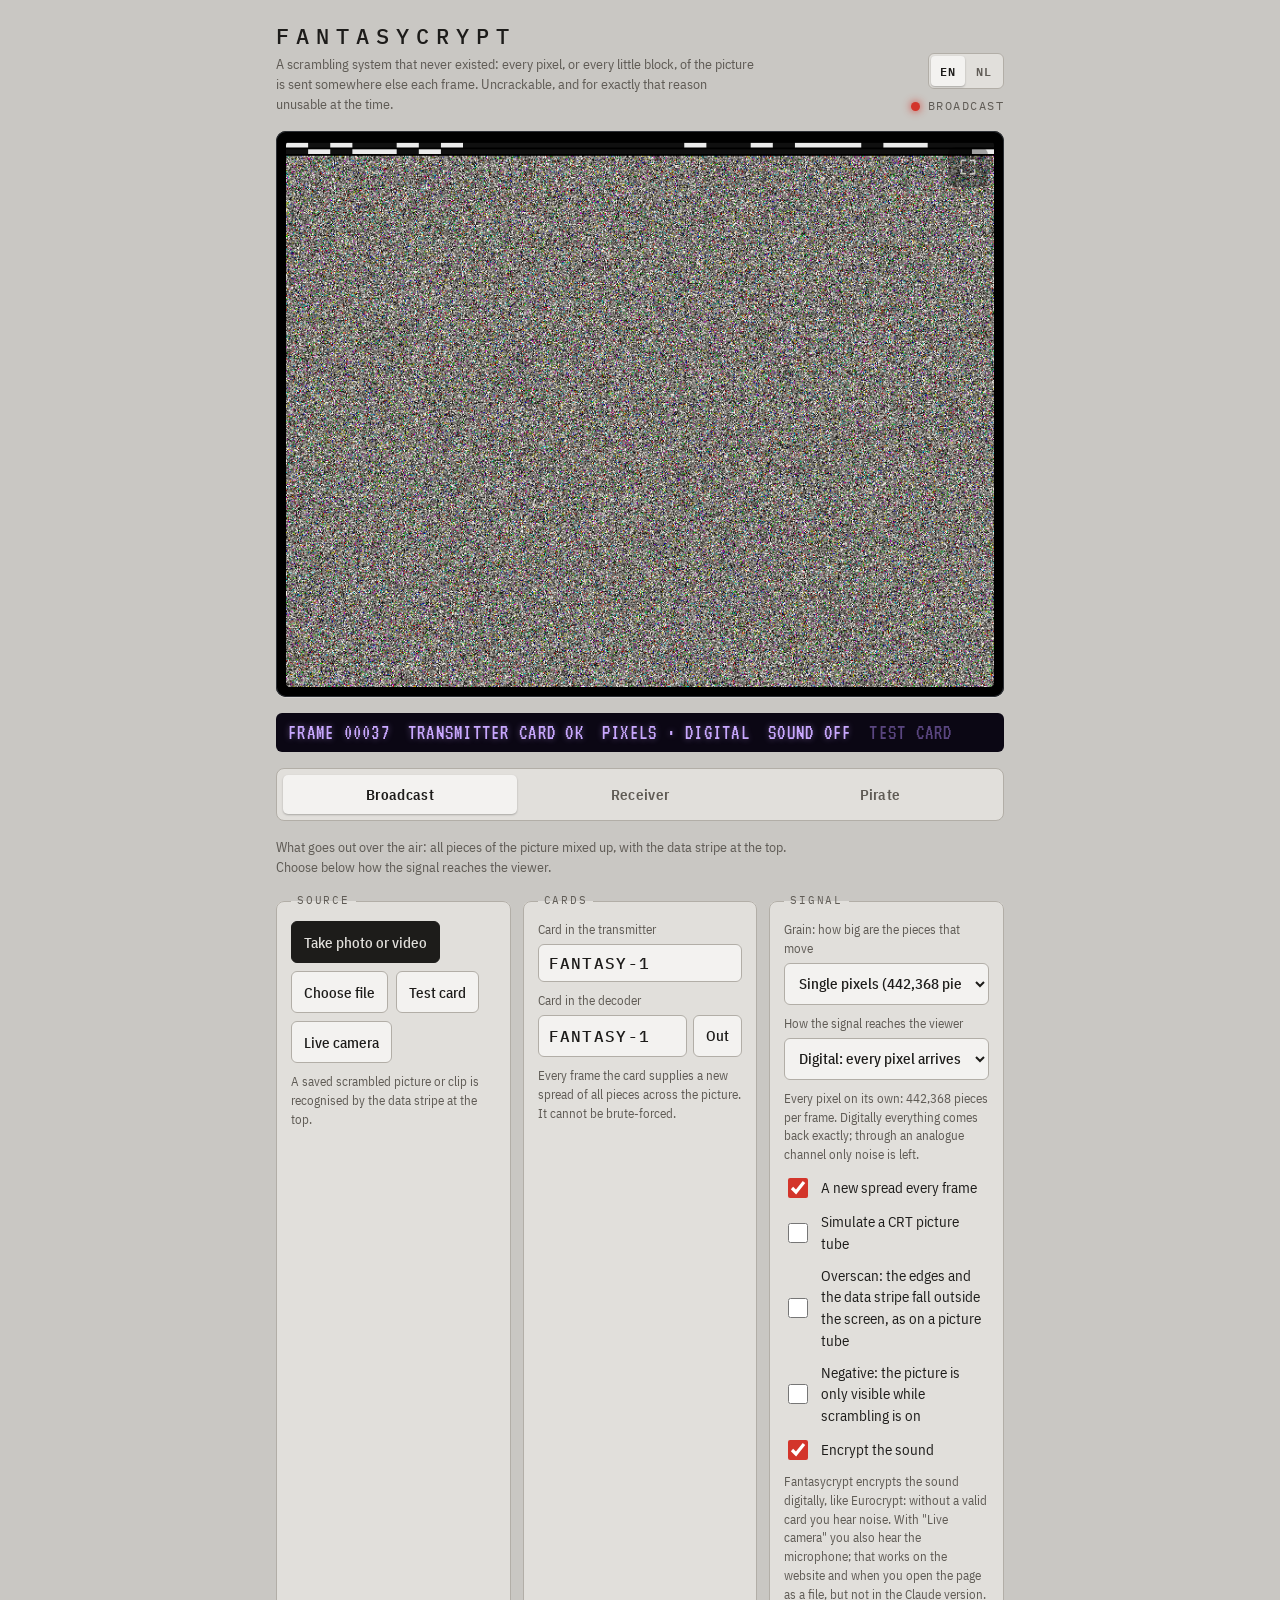
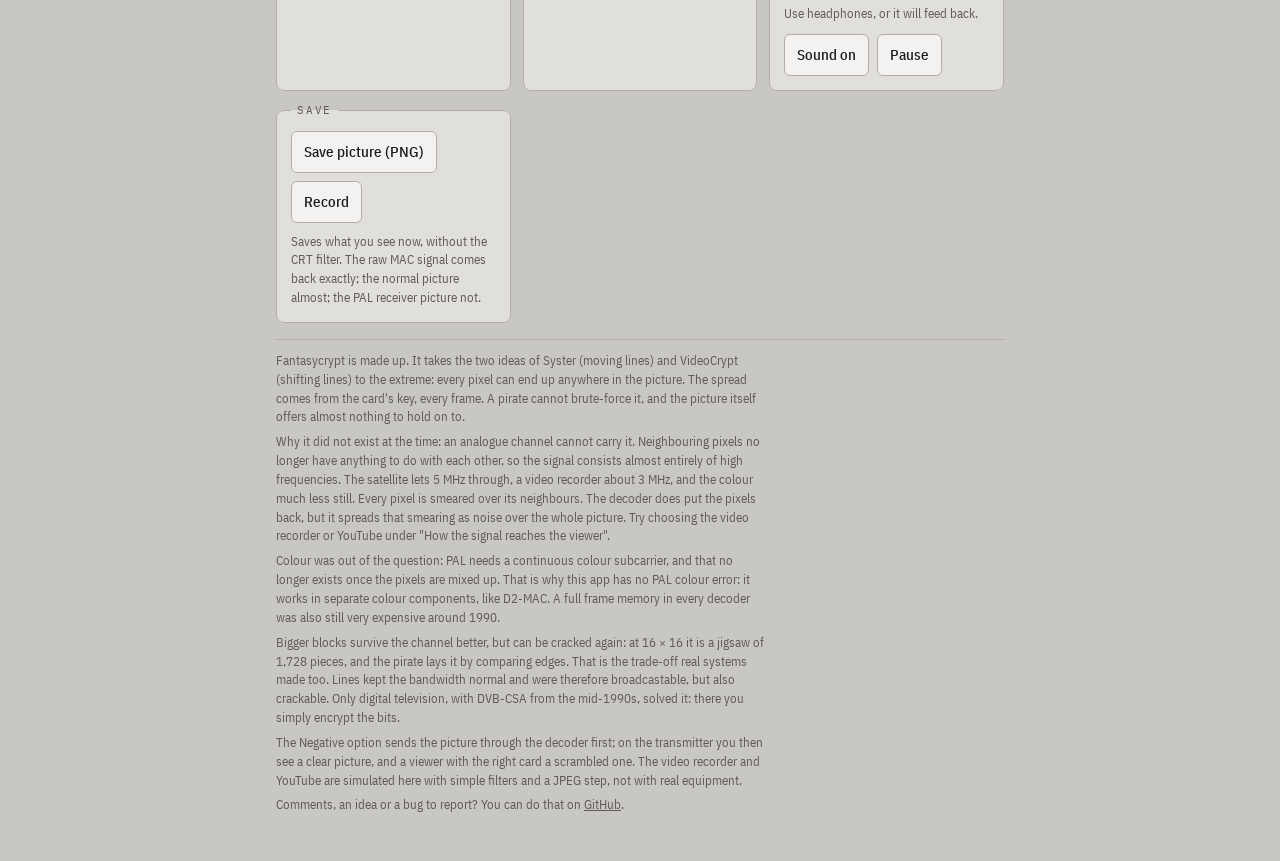
<file: fantasycrypt/index.html>
<!doctype html><html lang="nl"><head><meta charset=utf8><meta name=viewport content="width=device-width,initial-scale=1,viewport-fit=cover"><style>:root{color-scheme:light;box-sizing:border-box;padding-top:env(safe-area-inset-top,0px);padding-bottom:env(safe-area-inset-bottom,0px)}body{margin:0;padding:0;font:14px -apple-system,BlinkMacSystemFont,sans-serif;background:#fff;color:#000}img{max-width:100%}[hidden]:not([hidden=until-found i]){display:none!important}</style></head><body><link rel="icon" href="../favicon.svg">
<title>Fantasycrypt</title>
<link rel="stylesheet" href="../fonts/fonts.css">
<style>
/* Layout: one centred column like the front of a decoder box — screen in a bezel, a display strip, then control panels. Fantasy sister of the other Cams: same box, violet display. */
:root{
  --case:#c9c7c3;        /* warm grey decoder plastic */
  --panel:#e1dfdb;
  --ink:#1d1c1a;
  --muted:#5f5b55;
  --rule:#b2aea7;
  --led:#d3352b;         /* standby LED red */
  --vfd-bg:#0b0714;      /* display glass */
  --vfd:#c9a8ff;         /* violet segments */
  --vfd-dim:#5a4680;
  --btn:#f3f2f0;
  --btn-ink:#1d1c1a;
  --focus:#2a6fdb;
  --font-ui:"IBM Plex Sans Condensed", "Arial Narrow", system-ui, sans-serif;
  --font-mono:"IBM Plex Mono", ui-monospace, Menlo, Consolas, monospace;
  --font-vfd:"VT323", "IBM Plex Mono", ui-monospace, monospace;
}
@media (prefers-color-scheme: dark){:root:not([data-theme="light"]){
  --case:#171614;--panel:#22201d;--ink:#e8e6e2;--muted:#a19c94;--rule:#3a3732;--led:#ff5d50;
  --vfd-bg:#080510;--vfd:#c9a8ff;--vfd-dim:#4a3a6a;--btn:#2d2a26;--btn-ink:#e8e6e2;--focus:#7fb0ff;color-scheme:dark}}
:root[data-theme="dark"]{
  --case:#171614;--panel:#22201d;--ink:#e8e6e2;--muted:#a19c94;--rule:#3a3732;--led:#ff5d50;
  --vfd-bg:#080510;--vfd:#c9a8ff;--vfd-dim:#4a3a6a;--btn:#2d2a26;--btn-ink:#e8e6e2;--focus:#7fb0ff;color-scheme:dark}

*{box-sizing:border-box}
body{background:var(--case);color:var(--ink);font-family:var(--font-ui);font-size:15px;line-height:1.45}
.wrap{max-width:760px;margin:0 auto;padding-inline:16px;padding-block:20px 40px;display:flex;flex-direction:column;gap:16px}
header{display:flex;align-items:flex-end;justify-content:space-between;gap:12px;flex-wrap:wrap}
.brand{display:flex;flex-direction:column;gap:2px;min-width:0}
.brand h1{margin:0;font-family:var(--font-mono);font-weight:500;font-size:22px;letter-spacing:.32em;text-transform:uppercase;text-wrap:balance}
.brand p{margin:0;color:var(--muted);font-size:14px;max-width:60ch}
.standby{display:flex;align-items:center;gap:8px;font-family:var(--font-mono);font-size:12px;letter-spacing:.12em;color:var(--muted);text-transform:uppercase}
.standby i{width:9px;height:9px;border-radius:50%;background:var(--led);box-shadow:0 0 8px var(--led)}

.bezel{background:#000;border-radius:10px;padding:10px;box-shadow:inset 0 0 0 1px #2c2f34, 0 1px 0 rgba(255,255,255,.25)}
canvas#out{display:block;width:100%;max-width:100%;aspect-ratio:768/592;height:auto;background:#000;border-radius:4px}

.vfd{background:var(--vfd-bg);color:var(--vfd);font-family:var(--font-vfd);font-size:21px;line-height:1.1;letter-spacing:.06em;
  padding:8px 12px;border-radius:6px;display:flex;flex-wrap:wrap;gap:4px 18px;text-transform:uppercase;font-variant-numeric:tabular-nums;
  text-shadow:0 0 6px rgba(201,168,255,.45)}
.vfd span{white-space:nowrap}
.vfd .dim{color:var(--vfd-dim);text-shadow:none}

.tabs{display:grid;grid-template-columns:repeat(3,1fr);gap:6px;background:var(--panel);padding:6px;border-radius:8px;border:1px solid var(--rule)}
.tabs button{appearance:none;border:0;background:transparent;color:var(--muted);font:600 15px var(--font-ui);padding:10px 6px;border-radius:5px;cursor:pointer;letter-spacing:.02em}
.tabs button[aria-selected="true"]{background:var(--btn);color:var(--ink);box-shadow:0 1px 2px rgba(0,0,0,.25)}
.hint{margin:0;color:var(--muted);font-size:14px;max-width:65ch}

.grid{display:grid;grid-template-columns:repeat(auto-fit,minmax(220px,1fr));gap:12px}
fieldset{margin:0;border:1px solid var(--rule);background:var(--panel);border-radius:8px;padding:12px 14px 14px;display:flex;flex-direction:column;gap:10px;min-width:0}
legend{font-family:var(--font-mono);font-size:11px;letter-spacing:.16em;text-transform:uppercase;color:var(--muted);padding:0 6px}
.row{display:flex;flex-wrap:wrap;gap:8px}
.btn{appearance:none;border:1px solid var(--rule);background:var(--btn);color:var(--btn-ink);font:500 15px var(--font-ui);padding:9px 12px;border-radius:6px;cursor:pointer;min-height:42px}
.btn:hover{border-color:var(--muted)}
.btn.primary{background:var(--ink);color:var(--panel);border-color:var(--ink)}
.btn[aria-pressed="true"]{background:var(--led);border-color:var(--led);color:#fff}
.btn:disabled{opacity:.5;cursor:default}
button:focus-visible,input:focus-visible,select:focus-visible,label.toggle:focus-within{outline:2px solid var(--focus);outline-offset:2px}

.card{display:flex;flex-direction:column;gap:4px}
.card label{font-size:13px;color:var(--muted)}
.slot{display:flex;gap:6px;align-items:stretch}
.slot input{flex:1;min-width:0;font:500 16px var(--font-mono);letter-spacing:.08em;text-transform:uppercase;padding:8px 10px;border-radius:6px;border:1px solid var(--rule);background:var(--btn);color:var(--ink)}
.toggle{display:flex;align-items:center;gap:10px;font-size:15px;cursor:pointer}
.toggle input{width:20px;height:20px;flex:none;accent-color:var(--led)}
.sys{display:flex;flex-direction:column;gap:8px}
.sel{font:500 15px var(--font-ui);padding:8px 10px;border-radius:6px;border:1px solid var(--rule);background:var(--btn);color:var(--ink);min-height:42px;max-width:100%}
.note{margin:0;font-size:13px;color:var(--muted)}
.note.warn{color:var(--led)}
footer{color:var(--muted);font-size:13px;border-top:1px solid var(--rule);padding-top:12px}
footer p{margin:0 0 6px;max-width:70ch}
footer a{color:inherit}
/* CRT filter: only for the eye, the canvas pixels (and so saving and recording) stay untouched */
.screen{position:relative;border-radius:4px;overflow:hidden}
.screen::after{content:"";position:absolute;inset:0;pointer-events:none;opacity:0;transition:opacity .3s}
.bezel.crt{border-radius:22px;padding:14px}
.bezel.crt .screen{border-radius:18px / 22px}
.bezel.crt canvas#out{filter:blur(.45px) contrast(1.12) saturate(1.2) brightness(1.08)}
.bezel.crt .screen::after{opacity:1;
  background:
    radial-gradient(ellipse at center, rgba(0,0,0,0) 58%, rgba(0,0,0,.55) 100%),
    linear-gradient(rgba(0,0,0,.32) 50%, rgba(0,0,0,0) 50%) 0 0 / 100% max(3px, calc(100% / 288)),
    repeating-linear-gradient(90deg, rgba(255,40,40,.07) 0 1px, rgba(40,255,40,.07) 1px 2px, rgba(40,80,255,.07) 2px 3px),
    radial-gradient(ellipse at 30% 20%, rgba(255,255,255,.10), rgba(255,255,255,0) 45%);
  animation:crtflicker 0.12s steps(2) infinite}
.screen canvas.crtgl{position:absolute;inset:0;width:100%;height:100%;display:block;border-radius:inherit}
.bezel.crtgl{border-radius:22px;padding:14px}
.bezel.crtgl .screen{border-radius:18px / 22px}
.bezel.crtgl canvas#out{visibility:hidden}
.bezel.os canvas#out{transform:scale(1.124,1.098)}
.vcr{display:flex;flex-wrap:wrap;gap:6px}
.vcr .btn{flex:1 1 0;min-width:0;padding-inline:4px;font-family:var(--font-mono),system-ui,sans-serif}
.vcrpos{width:100%;accent-color:var(--led)}
.counter{margin:0;font:500 15px var(--font-mono);font-variant-numeric:tabular-nums;color:var(--ink)}
@keyframes crtflicker{50%{filter:brightness(1.04)}}
@media (prefers-reduced-motion: reduce){.bezel.crt .screen::after{animation:none}}
@media (prefers-reduced-motion: reduce){.standby i{box-shadow:none}}
.hdr-r{display:flex;flex-direction:column;align-items:flex-end;gap:8px}.lang{display:inline-flex;gap:2px;background:var(--panel);border:1px solid var(--rule);border-radius:6px;padding:2px}.lang button{appearance:none;border:0;background:transparent;color:var(--muted);font:600 12px var(--font-mono);letter-spacing:.08em;padding:5px 9px;border-radius:4px;cursor:pointer;min-height:28px}.lang button[aria-pressed="true"]{background:var(--btn);color:var(--ink);box-shadow:0 1px 2px rgba(0,0,0,.25)}.lang button:focus-visible{outline:2px solid var(--focus);outline-offset:1px}
</style>
<!--fs--><style>
.bezel{position:relative}
.fsbtn{position:absolute;top:16px;right:16px;z-index:5;width:40px;height:40px;display:grid;place-items:center;border:0;border-radius:8px;
  background:rgba(0,0,0,.55);color:#fff;cursor:pointer;opacity:.55;transition:opacity .2s;padding:0}
.fsbtn:hover,.fsbtn:focus-visible{opacity:1}
.fsbtn:focus-visible{outline:2px solid var(--focus,#2a6fdb);outline-offset:2px}
.fsbtn svg{width:20px;height:20px;fill:none;stroke:currentColor;stroke-width:2;stroke-linecap:round;stroke-linejoin:round}
.fsbtn .ex{display:none}
.bezel.fs .fsbtn .en{display:none}.bezel.fs .fsbtn .ex{display:block}
.bezel.fs{position:fixed;inset:0;z-index:1000;margin:0;padding:0;border-radius:0;box-shadow:none;background:#000;display:flex;align-items:center;justify-content:center}
.bezel.fs .screen{width:min(100vw,calc(100dvh * var(--ar,1.3)));max-height:100dvh}
.bezel.fs .fsbtn{top:max(12px,env(safe-area-inset-top));right:max(12px,env(safe-area-inset-right))}
.bezel.fs.idle{cursor:none}.bezel.fs.idle .fsbtn{opacity:0}
body.fslock{overflow:hidden}
.fstabs{display:none}
.bezel.fs .fstabs{display:flex;position:absolute;left:50%;bottom:max(16px,env(safe-area-inset-bottom));transform:translateX(-50%);z-index:5;gap:4px;padding:4px;border-radius:10px;background:rgba(0,0,0,.6);transition:opacity .2s}
.fstabs button{appearance:none;border:0;background:transparent;color:#ddd;font:600 15px var(--font-ui,system-ui);padding:10px 14px;border-radius:7px;cursor:pointer;min-height:40px}
.fstabs button[aria-pressed="true"]{background:rgba(255,255,255,.9);color:#111}
.fstabs button:focus-visible{outline:2px solid var(--focus,#2a6fdb);outline-offset:1px}
.bezel.fs.idle .fstabs{opacity:0;pointer-events:none}
@media (prefers-reduced-motion: reduce){.fsbtn{transition:none}}
</style><!--/fs-->

<div class="wrap">
  <header>
    <div class="brand">
      <h1>Fantasycrypt</h1>
      <p>Een scramblesysteem dat nooit heeft bestaan: elke pixel, of elk blokje, van het beeld wordt per beeld naar een andere plek gestuurd. Onkraakbaar, en precies daarom destijds onbruikbaar.</p>
    </div>
    <div class="hdr-r"><div class="lang" role="group" aria-label="Taal / Language" data-noi18n><button type="button" data-l="en" lang="en">EN</button><button type="button" data-l="nl" lang="nl">NL</button></div><div class="standby"><i></i><span id="ledtxt">Uitzending</span></div></div>
  </header>

  <div class="bezel" id="bezel"><!--fs--><button type="button" class="fsbtn" id="btnFs" aria-label="Volledig scherm" title="Volledig scherm"><svg class="en" viewBox="0 0 24 24" aria-hidden="true"><path d="M4 9V4h5M15 4h5v5M20 15v5h-5M9 20H4v-5"/></svg><svg class="ex" viewBox="0 0 24 24" aria-hidden="true"><path d="M9 4v5H4M20 9h-5V4M15 20v-5h5M4 15h5v5"/></svg></button><div class="fstabs" role="group" aria-label="Weergave"><button type="button" data-t="tab-tx">Uitzending</button><button type="button" data-t="tab-rx">Ontvanger</button><button type="button" data-t="tab-crack">Piraat</button></div><!--/fs--><div class="screen"><canvas id="out" width="768" height="592" aria-label="Beeld"></canvas></div></div>

  <div class="vfd" id="vfd" aria-live="polite">
    <span id="vfdFrame">Frame 00000</span><span id="vfdCard">Kaart --</span><span id="vfdPal">Pixels · digitaal</span><span id="vfdSound">Geluid uit</span><span id="vfdMsg" class="dim">Testbeeld</span>
  </div>

  <div class="tabs" role="tablist" aria-label="Weergave">
    <button role="tab" id="tab-tx" aria-selected="true">Uitzending</button>
    <button role="tab" id="tab-rx" aria-selected="false">Ontvanger</button>
    <button role="tab" id="tab-crack" aria-selected="false">Piraat</button>
  </div>
  <p class="hint" id="hint"></p>

  <div class="grid">
    <fieldset>
      <legend>Bron</legend>
      <div class="row">
        <button class="btn primary" id="btnCapture">Foto of video maken</button>
        <button class="btn" id="btnPick">Bestand kiezen</button>
        <button class="btn" id="btnTest">Testbeeld</button>
        <button class="btn" id="btnLive">Live camera</button>
      </div>
      <p class="note" id="srcNote">Een opgeslagen gescrambeld beeld of filmpje wordt herkend aan de datastreep bovenin.</p>
      <input type="file" id="cap" accept="image/*,video/*" capture="environment" hidden>
      <input type="file" id="pick" accept="image/*,video/*" hidden>
    </fieldset>

    <fieldset id="fsVcr" hidden>
      <legend>Videorecorder</legend>
      <div class="vcr" role="group" aria-label="Videorecorder">
        <button class="btn" id="vcrStart" title="Naar het begin" aria-label="Naar het begin">⏮</button>
        <button class="btn" id="vcrRew" title="Terugspoelen (nog eens drukken voor sneller)" aria-label="Terugspoelen" aria-pressed="false">◀◀</button>
        <button class="btn" id="vcrBack" title="Eén beeld terug" aria-label="Eén beeld terug">◀❙</button>
        <button class="btn" id="vcrPlay" title="Afspelen" aria-label="Afspelen" aria-pressed="true">▶</button>
        <button class="btn" id="vcrPause" title="Pauze" aria-label="Pauze" aria-pressed="false">❙❙</button>
        <button class="btn" id="vcrFwd" title="Eén beeld vooruit" aria-label="Eén beeld vooruit">❙▶</button>
        <button class="btn" id="vcrFf" title="Vooruitspoelen (nog eens drukken voor sneller)" aria-label="Vooruitspoelen" aria-pressed="false">▶▶</button>
      </div>
      <input type="range" class="vcrpos" id="vcrPos" min="0" max="1000" value="0" aria-label="Positie in de video">
      <p class="counter" id="vcrTime">0:00:00 / 0:00:00</p>
    </fieldset>

    <fieldset>
      <legend>Kaarten</legend>
      <div class="card">
        <label for="txKey">Kaart in de zender</label>
        <div class="slot"><input id="txKey" value="FANTASY-1" autocomplete="off" spellcheck="false" maxlength="24"></div>
      </div>
      <div class="card">
        <label for="rxKey">Kaart in de decoder</label>
        <div class="slot">
          <input id="rxKey" value="FANTASY-1" autocomplete="off" spellcheck="false" maxlength="24">
          <button class="btn" id="btnEject" title="Kaart verwijderen">Eruit</button>
        </div>
      </div>
      <p class="note">De kaart levert per beeld een nieuwe verdeling van alle stukjes over het beeld. Die valt niet uit te proberen.</p>
    </fieldset>

    <fieldset>
      <legend>Signaal</legend>
      <div class="card">
        <label for="optGrain">Korrel: hoe groot zijn de stukjes die verhuizen</label>
        <select id="optGrain" class="sel">
          <option value="1" selected>Losse pixels (442.368 stukjes)</option>
          <option value="2">Blokjes van 2 × 2</option>
          <option value="4">Blokjes van 4 × 4</option>
          <option value="8">Blokjes van 8 × 8</option>
          <option value="16">Blokjes van 16 × 16 (1.728 stukjes)</option>
        </select>
      </div>
      <div class="card">
        <label for="optLink">Hoe het signaal bij de kijker komt</label>
        <select id="optLink" class="sel">
          <option value="digital" selected>Digitaal: elke pixel komt exact aan</option>
          <option value="sat">Analoge satelliet: 5 MHz, kleur 1,3 MHz, wat ruis</option>
          <option value="vhs">Via een videorecorder: 3 MHz, kleur 0,5 MHz, ruis en jitter</option>
          <option value="yt">Via YouTube: videocompressie</option>
        </select>
      </div>
      <p class="note" id="sysNote"></p>
      <label class="toggle"><input type="checkbox" id="optFrame" checked> Elk beeld een nieuwe verdeling</label>
      <label class="toggle"><input type="checkbox" id="optCrt"> CRT-beeldbuis nabootsen</label>
      <label class="toggle" id="lblOverscan"><input type="checkbox" id="optOverscan"> Overscan: de randen en de datastreep vallen buiten beeld, zoals op een beeldbuis</label>
      <label class="toggle"><input type="checkbox" id="optNeg"> Negatief: het beeld is alleen te zien als de scrambling aan staat</label>
      <label class="toggle"><input type="checkbox" id="optSound" checked> Geluid versleutelen</label>
      <p class="note" id="soundNote">Fantasycrypt versleutelt het geluid digitaal, zoals Eurocrypt: zonder geldige kaart hoor je ruis. Met "Live camera" hoor je ook de microfoon; dat werkt op de website en als je de pagina als bestand opent, maar niet in de Claude-versie. Gebruik een koptelefoon, anders gaat het rondzingen.</p>
      <div class="row">
        <button class="btn" id="btnSound" aria-pressed="false">Geluid aan</button>
        <button class="btn" id="btnPause" aria-pressed="false">Pauze</button>
      </div>
      <div class="card" id="crackBox" hidden>
        <div class="row"><button class="btn" id="btnCrack">Kraak dit beeld</button></div>
        <p class="note" id="crackNote">De piraat probeert de blokjes als een legpuzzel terug te leggen, door randen te vergelijken. Alleen bij blokjes van 16 × 16 begint hij eraan.</p>
      </div>
    </fieldset>

    <fieldset id="fsSave" hidden>
      <legend>Opslaan</legend>
      <div class="row">
        <button class="btn" id="btnSave">Beeld opslaan (PNG)</button>
        <button class="btn" id="btnRec" aria-pressed="false" hidden>Opnemen</button>
      </div>
      <p class="note" id="saveNote">Slaat op wat je nu ziet, zonder CRT-filter. Het ruwe MAC-signaal komt exact terug; het gewone beeld bijna; het beeld van de PAL-ontvanger niet.</p>
    </fieldset>
  </div>

  <footer>
    <p>Fantasycrypt is een bedenksel. Het neemt de twee ideeën van Syster (lijnen verplaatsen) en VideoCrypt (lijnen verschuiven) tot het uiterste door: elke pixel mag overal in het beeld terechtkomen. De verdeling komt per beeld uit de sleutel van de kaart. Een piraat kan die niet uitproberen, en in het beeld zelf zit vrijwel niets meer waar hij houvast aan heeft.</p>
    <p>Waarom het destijds niet bestond: een analoog kanaal kan dit niet vervoeren. Naast elkaar liggende pixels hebben niets meer met elkaar te maken, dus het signaal bestaat bijna alleen uit hoge frequenties. De satelliet laat er 5 MHz door, een videorecorder zo'n 3 MHz, en de kleur nog veel minder. Elke pixel wordt uitgesmeerd over zijn buren. De decoder zet de pixels wel terug, maar dat uitsmeren verspreidt hij als ruis over het hele beeld. Kies bij "Hoe het signaal bij de kijker komt" maar eens de videorecorder of YouTube.</p>
    <p>Kleur kon al helemaal niet: PAL heeft een doorlopende kleurdraaggolf nodig, en die bestaat niet meer als de pixels door elkaar liggen. Daarom heeft deze app geen PAL-kleurfout: het denkt in losse kleurcomponenten, zoals D2-MAC. Ook een volledig beeldgeheugen in elke decoder was rond 1990 nog erg duur.</p>
    <p>Grotere blokjes overleven het kanaal beter, maar zijn weer te kraken: met 16 × 16 is het een legpuzzel van 1.728 stukjes, en de piraat legt die door randen te vergelijken. Daar zit de afweging die echte systemen ook maakten. Lijnen hielden de bandbreedte normaal en waren daardoor uitzendbaar, maar ook kraakbaar. Pas digitale televisie, met DVB-CSA vanaf het midden van de jaren 90, loste het op: daar versleutel je gewoon de bits.</p>
    <p>De optie Negatief stuurt het beeld eerst door de decoder; op de zender zie je dan een helder beeld en een kijker met de juiste kaart juist een gescrambeld beeld. De videorecorder en YouTube worden hier nagebootst met eenvoudige filters en een JPEG-stap, niet met echte apparatuur.</p>
    <p class="feedback">Reageren, een idee of een fout melden? Dat kan op <a href="https://github.com/TQ255/Analog-Crypt/discussions" target="_blank" rel="noopener">GitHub</a>.</p>
  </footer>
</div>

<!--i18n--><script>
(() => {
  const D = {"Uitzending": "Broadcast", "Beeld": "Picture", "Weergave": "View", "Ontvanger": "Receiver", "Piraat": "Pirate", "Bron": "Source", "Foto of video maken": "Take photo or video", "Bestand kiezen": "Choose file", "Testbeeld": "Test card", "Live camera": "Live camera", "Een opgeslagen gescrambeld beeld of filmpje wordt herkend aan de datastreep bovenin.": "A saved scrambled picture or clip is recognised by the data stripe at the top.", "Videorecorder": "Video recorder", "Naar het begin": "Back to start", "Terugspoelen (nog eens drukken voor sneller)": "Rewind (press again for faster)", "Terugspoelen": "Rewind", "Eén beeld terug": "One frame back", "Afspelen": "Play", "Pauze": "Pause", "Verder": "Resume", "Eén beeld vooruit": "One frame forward", "Vooruitspoelen (nog eens drukken voor sneller)": "Fast forward (press again for faster)", "Vooruitspoelen": "Fast forward", "Positie in de video": "Position in the video", "Smartcards": "Smartcards", "Kaarten": "Cards", "Kaart in de zender": "Card in the transmitter", "Kaart in de ontvanger": "Card in the receiver", "Kaart in de decoder": "Card in the decoder", "Kaart verwijderen": "Remove card", "Kaart erin doen": "Insert card", "Eruit": "Out", "Erin": "In", "Signaal": "Signal", "Systeem": "System", "CRT-beeldbuis nabootsen": "Simulate a CRT picture tube", "Overscan: de randen en de datastreep vallen buiten beeld, zoals op een beeldbuis": "Overscan: the edges and the data stripe fall outside the screen, as on a picture tube", "Negatief: het beeld is alleen te zien als de scrambling aan staat": "Negative: the picture is only visible while scrambling is on", "Geluid scramblen met spectrale inversie": "Scramble the sound with spectral inversion", "Het geluid van de bron is al gescrambeld (echte oude opname)": "The source sound is already scrambled (a real old recording)", "Draaggolf voor de inversie": "Carrier for the inversion", "Geluidsversterking": "Sound restoration", "Sterkte": "Strength", "Geluid aan": "Sound on", "Geluid uit": "Sound off", "Kraak dit beeld": "Crack this picture", "Opslaan": "Save", "Beeld opslaan (PNG)": "Save picture (PNG)", "Opnemen": "Record", "Stop opname": "Stop recording", "Slaat op wat je nu ziet, zonder CRT-filter. Laad het later weer in om te ontsleutelen.": "Saves what you see now, without the CRT filter. Load it again later to decode it.", "PAL aan": "PAL on", "PAL uit": "PAL off", "Kaart --": "Card --", "Kaart OK": "Card OK", "Geen kaart": "No card", "Verkeerde kaart": "Wrong card", "Geen kaart nodig": "No card needed", "Geen signaal": "No signal", "Bron al gescrambeld": "Source already scrambled", "Geluid helder": "Sound clear", "Geluid versterkt": "Sound restored", "Geluid versleuteld": "Sound encrypted", "Geen geluid hier": "No sound here", "Tik op Pauze om af te spelen": "Tap Pause to play", "Dit bestand kan ik niet openen": "This file cannot be opened", "Live met geluid": "Live with sound", "Live": "Live", "Video": "Video", "Foto": "Photo", "Klaar": "Done", "Einde": "End", "Gekraakt": "Cracked", "Kraken mislukt": "Cracking failed", "Live camera wordt hier geblokkeerd. Gebruik \"Foto of video maken\": op een telefoon opent dat de camera.": "The live camera is blocked here. Use \"Take photo or video\": on a phone that opens the camera.", "Niet opgeslagen.": "Not saved.", "Er staat al een opslagvraag open.": "A save request is already open.", "Opslaan lukt hier niet.": "Saving does not work here.", "Opnemen wordt hier niet ondersteund.": "Recording is not supported here.", "Herstelt dun, zacht geluid van oude opnames en YouTube-video's. Bij het omkeren komt de bas uit het hoogste deel van het gescrambelde geluid, en dat deel is op videobanden en door compressie grotendeels verloren gegaan. De versterking haalt de lage en middentonen weer op en maakt het geheel luider. Voor een echte oude opname zonder datastreep: kies hem via \"Bestand kiezen\" en zet \"Het geluid van de bron is al gescrambeld\" aan. Op de Uitzending hoor je hem dan gescrambeld, in de Ontvanger (met kaart) en bij de Piraat omgedraaid. Zet daar eventueel Geluidsversterking bij.": "Restores thin, quiet sound from old recordings and YouTube videos. When the spectrum is turned back, the bass comes from the top of the scrambled sound, and that part was largely lost on videotape and through compression. The restoration lifts the low and middle tones and makes the whole louder. For a real old recording without a data stripe: choose it with \"Choose file\" and switch on \"The source sound is already scrambled\". On Broadcast you then hear it scrambled; in the Receiver (with a card) and for the Pirate it is turned back. Add Sound restoration there if needed.", "Wat een abonnee ziet. Zelfde kaart als de zender geeft een helder beeld; een andere kaart niet; zonder kaart verschijnt de bekende melding.": "What a subscriber sees. The same card as the transmitter gives a clear picture; another card does not; without a card the familiar message appears.", "Wat de piraat weet": "What the pirate knows", "Elk beeld een nieuwe volgorde": "A new order every frame", "PAL-kleurfout nabootsen": "Simulate the PAL colour error", "Beelden doortellen": "Count frames", "VideoCrypt Cam": "VideoCrypt Cam", "Scramble je eigen foto's en video's zoals Sky in 1990: elke beeldlijn geknipt op een van 256 punten en rondgedraaid.": "Scramble your own photos and videos the way Sky did in 1990: every picture line cut at one of 256 points and rotated.", "PAL-kleurdraaiing nabootsen": "Simulate the PAL colour rotation", "Elk beeld nieuwe snijpunten": "New cut points every frame", "VideoCrypt: elke lijn rondgedraaid": "VideoCrypt: every line rotated", "VideoCrypt, compressievriendelijk: blokken van 16 lijnen": "VideoCrypt, compression-friendly: blocks of 16 lines", "VideoCrypt S: lijnen gehusseld in blokken van 47": "VideoCrypt S: lines shuffled in blocks of 47", "12,51 kHz, zoals BBC Select": "12.51 kHz, as BBC Select", "Sky zond het geluid bij VideoCrypt onversleuteld uit. BBC Select draaide het spectrum om rond 12,51 kHz: lage tonen werden hoog en andersom. Met een lagere draaggolf valt alles boven die frequentie weg en klinkt het als een telefoonlijn. Met \"Live camera\" gaat ook het geluid van de microfoon door de scrambling. Dat werkt op de website en als je de pagina als bestand opent, maar niet in de Claude-versie. Gebruik een koptelefoon, anders gaat het rondzingen.": "Sky sent the sound unencrypted with VideoCrypt. BBC Select inverted the spectrum around 12.51 kHz: low tones became high and vice versa. With a lower carrier everything above that frequency is lost and it sounds like a telephone line. With \"Live camera\" the microphone sound also goes through the scrambling. That works on the website and when you open the page as a file, but not in the Claude version. Use headphones, or it will feed back.", "Doorlopend kraken": "Crack continuously", "Stop met kraken": "Stop cracking", "Hele video kraken": "Crack the whole video", "Gekraakte video afspelen": "Play cracked video", "Stop afspelen": "Stop playback", "Video gekraakt": "Video cracked", "VideoCrypt S was de variant die de BBC voor BBC Select gebruikte: geen lijnen rondgedraaid maar hele lijnen van plek gewisseld binnen blokken van 47, omdat lijnrotatie slecht tegen echo's bij antenne-ontvangst kon.": "VideoCrypt S was the variant the BBC used for BBC Select: no lines rotated, but whole lines swapped within blocks of 47, because line rotation coped badly with echoes in aerial reception.", "Het snijpunt of de lijnvolgorde komt uit een pseudo-willekeurige reeks met de kaartcode als sleutel, zoals bij de echte smartcard. Het framenummer en een kaartcontrole staan als datastreep in de bovenste lijnen, net als de VBI-data van VideoCrypt.": "The cut point or line order comes from a pseudo-random sequence keyed by the card code, as with the real smartcard. The frame number and a card check sit as a data stripe in the top lines, like VideoCrypt's VBI data.", "Net als bij echt VideoCrypt blijft het meest linkse stukje van elke lijn ongescrambeld. Op een beeldbuis-tv viel dat weg achter de rand van het scherm, maar een tv-kaart liet het zien.": "As with real VideoCrypt, the leftmost bit of each line stays unscrambled. On a CRT television it was hidden behind the edge of the screen, but a TV card showed it.", "De Piraat-modus kraakt een beeld zonder kaart door elke lijn te vergelijken met de vorige, naar de methode van Markus Kuhn (AntiSky, 1994). Voor VideoCrypt gebruikt hij ook die ongescrambelde rand: de eerste rondgedraaide pixel moet er netjes op aansluiten. Als beveiliging is dit dus niets waard.": "Pirate mode cracks a picture without a card by comparing each line with the one before, after Markus Kuhn's method (AntiSky, 1994). For VideoCrypt it also uses the unscrambled edge: the first rotated pixel has to continue it neatly. As security this is worth nothing.", "In de Piraat-modus kan de kraker ook doorlopend werken, zoals de pc-decoders met een tv-kaart rond 1995. Hij kraakt dan zo snel als de computer toelaat, een paar beelden per seconde. Hele video kraken loopt een geladen filmpje beeld voor beeld door en speelt het resultaat daarna op normale snelheid af.": "In Pirate mode the cracker can also run continuously, like the PC decoders with a TV card around 1995. It then cracks as fast as the computer allows, a few frames per second. Crack the whole video steps through a loaded clip frame by frame and then plays the result back at normal speed.", "De optie Negatief draait de rollen om. Het beeld gaat eerst door de decoder en daarna door de scrambler, die het precies weer in elkaar zet. Op de zender zie je dan het heldere beeld, zonder kaart ook. Een abonnee met de juiste kaart krijgt juist een gescrambeld beeld.": "The Negative option swaps the roles. The picture first goes through the decoder and then through the scrambler, which puts it exactly back together. On the transmitter you then see the clear picture, even without a card. A subscriber with the right card gets a scrambled picture instead.", "Het geluid van het testbeeld is een eigen herkenningsmelodie. Spectrale inversie heeft geen sleutel: de Piraat-modus draait het spectrum gewoon nog een keer om.": "The test card sound is an original ident. Spectral inversion has no key: Pirate mode simply inverts the spectrum once more.", "VC blok": "VC block", "Wat de satelliet uitzendt: elke lijn rondgedraaid, bovenin de datastreep met framenummer.": "What the satellite sends out: every line rotated, with the data stripe and frame number at the top.", "Wat een abonnee ziet. Zelfde code als de zender geeft een helder beeld; een andere code niet; geen kaart geeft de bekende melding.": "What a subscriber sees. The same code as the transmitter gives a clear picture; another code does not; no card gives the familiar message.", "Zonder kaart: de computer zoekt per lijn het snijpunt door hem met de vorige lijn te vergelijken. Werkt het best op beelden met veel structuur.": "Without a card: the computer finds the cut point of each line by comparing it with the line before. Works best on pictures with lots of structure.", "Zoals Sky het uitzond: elke lijn op een van 256 punten geknipt.": "As Sky broadcast it: every line cut at one of 256 points.", "Voor video die je wilt opnemen en later ontsleutelen. Grover beeld, makkelijker te kraken.": "For video you want to record and decode later. Coarser picture, easier to crack.", "Zoals BBC Select: hele lijnen verwisseld binnen vaste blokken van 47. Een verplaatste lijn krijgt ook een kleurfout.": "As BBC Select: whole lines swapped within fixed blocks of 47. A moved line also gets a colour error.", "Syster Cam": "Syster Cam", "Scramble je eigen foto's en video's zoals Canal+ en Premiere in de jaren 90: per veld 287 beeldlijnen door elkaar gehusseld via een buffer van 32 lijnen.": "Scramble your own photos and videos the way Canal+ and Premiere did in the 1990s: 287 picture lines per field shuffled through a 32-line buffer.", "De kaart levert het controlewoord. Daaruit volgt per veld een seed van 15 bits, en daaruit de lijnvolgorde.": "The card supplies the control word. From it follows a 15-bit seed per field, and from that the line order.", "Syster, sleuteltabel 1 (Premiere)": "Syster, key table 1 (Premiere)", "Syster, sleuteltabel 2 (Canal+ Frankrijk)": "Syster, key table 2 (Canal+ France)", "Smartcrypt: Syster plus knippen en draaien, snijpunten uit dezelfde seed": "Smartcrypt: Syster plus cut and rotate, cut points from the same seed", "Smartcrypt met sterke sleutel: snijpunten uit de kaart": "Smartcrypt with a strong key: cut points from the card", "Syster, compressievriendelijk: blokken van 16 lijnen": "Syster, compression-friendly: blocks of 16 lines", "Discret 11: elke lijn 0, 1 of 2 stappen vertraagd": "Discret 11: every line delayed by 0, 1 or 2 steps", "12,8 kHz, zoals Canal+ en Premiere": "12.8 kHz, as Canal+ and Premiere", "Syster en Discret 11 draaiden het geluid om rond 12,8 kHz: lage tonen werden hoog en andersom. Met een lagere draaggolf valt alles boven die frequentie weg en klinkt het als een telefoonlijn. Met \"Live camera\" gaat ook het geluid van de microfoon door de scrambling. Dat werkt op de website en als je de pagina als bestand opent, maar niet in de Claude-versie. Gebruik een koptelefoon, anders gaat het rondzingen.": "Syster and Discret 11 inverted the sound around 12.8 kHz: low tones became high and vice versa. With a lower carrier everything above that frequency is lost and it sounds like a telephone line. With \"Live camera\" the microphone sound also goes through the scrambling. That works on the website and when you open the page as a file, but not in the Claude version. Use headphones, or it will feed back.", "Het algoritme en de sleuteltabel": "The algorithm and the key table", "Alleen het beeld": "Only the picture", "Syster (Nagravision, analoog) verwisselt hele lijnen binnen een veld. Elk veld telt 287 gescrambelde lijnen. Een sleuteltabel van 256 waarden kiest bij elke lijn een van 32 vakjes in een buffer; de nieuwe lijn gaat erin en de lijn die er al in zat komt eruit. De tabel wordt doorlopen vanaf startpunt r met stap 2s+1. Samen zijn r en s 15 bits, dus 32.768 mogelijke volgordes per veld.": "Syster (analogue Nagravision) swaps whole lines within a field. Each field has 287 scrambled lines. A key table of 256 values picks one of 32 slots in a buffer for every line; the new line goes in and the line already there comes out. The table is walked from start point r with step 2s+1. Together r and s are 15 bits, so 32,768 possible orders per field.", "De seed is elk veld anders. Hij komt uit twee schuifregisters die elke 25 beelden opnieuw beginnen met het controlewoord van de kaart. Hier is de kaartcode de sleutel, en elke 50 beelden komt er een nieuw controlewoord, zoals in hacktv.": "The seed is different for every field. It comes from two shift registers that restart every 25 frames from the card's control word. Here the card code is the key, and every 50 frames brings a new control word, as in hacktv.", "Bij PAL verhuist alleen het beeld en blijft de kleurburst op zijn plek. Een lijn die n lijnen verschuift, krijgt daardoor een tintfout van n × 270,576°, en bij een oneven n staat de PAL-schakelaar verkeerd om. De decoder zet de lijnen terug en de kleur klopt weer.": "With PAL only the picture moves and the colour burst stays in place. A line moved by n lines therefore gets a hue error of n × 270.576°, and for odd n the PAL switch is the wrong way round. The decoder puts the lines back and the colour is right again.", "Vereenvoudigingen: echte Syster stuurt in de onderste 32 lijnen al lijnen van het volgende veld mee. Hier blijven die in hetzelfde veld, zodat elk opgeslagen beeld op zichzelf te ontsleutelen is. De onderste lijn van elk veld blijft ongescrambeld, zoals lijn 310 en 623. De datastreep bovenin staat voor de VBI-data, die in het echt op lijnen 14, 15, 327 en 328 liep met ECM's, EMM's en vlaggen zoals de sleuteltabel en de geluidsfrequentie.": "Simplifications: real Syster already sends lines of the next field in the bottom 32 lines. Here they stay in the same field, so every saved picture can be decoded on its own. The bottom line of each field stays unscrambled, like lines 310 and 623. The data stripe at the top stands for the VBI data, which in reality ran on lines 14, 15, 327 and 328 with ECMs, EMMs and flags such as the key table and the sound frequency.", "De Piraat-modus doet wat Cryptimage en Xawdecode deden: omdat de sleuteltabel bekend is, probeert hij alle 32.768 seeds per veld en kiest het gladste beeld. Met de goede seed ligt ook de verschuiving van elke lijn vast, dus hij draait de tintfout exact terug en levert een kleurenbeeld. Kies je \"Alleen het beeld\", dan gebruikt hij alleen dat de buffer 32 lijnen groot is: elke volgende lijn moet een van de 32 zijn die nog wachten, en hij kiest de lijn die het best aansluit. Op foto's klopt dan meestal 60 tot 80 procent van de lijnen; bij veel lucht of effen vlakken, en op een testbeeld met veel gelijke lijnen, veel minder.": "Pirate mode does what Cryptimage and Xawdecode did: because the key table is known, it tries all 32,768 seeds per field and picks the smoothest picture. With the right seed the shift of every line is fixed too, so it undoes the hue error exactly and delivers a colour picture. If you choose \"Only the picture\", it only uses the fact that the buffer is 32 lines deep: each next line must be one of the 32 still waiting, and it picks the line that fits best. On photos usually 60 to 80 percent of the lines are right; with lots of sky or plain areas, and on a test card with many identical lines, far fewer.", "Discret 11, de voorganger uit 1984, verschoof lijnen 0, 902 of 1804 nanoseconden naar rechts, gekozen door een schuifregister van 11 bits. 902 ns is precies vier perioden van de PAL-kleurdraaggolf, dus de kleur blijft goed. Het eind van een vertraagde lijn schuift de lijnonderdrukking in en is daarna weg. Na het decoderen zie je dat als een kam aan de rechterkant: per lijn ontbreekt 0, 1 of 2 stappen. Op een beeldbuis viel die kam in de overscan, maar op een tv-kaart of een opname zie je hem. Met maar 2047 sleutels is hij in een oogwenk te kraken.": "Discret 11, the predecessor from 1984, shifted lines 0, 902 or 1804 nanoseconds to the right, chosen by an 11-bit shift register. 902 ns is exactly four periods of the PAL colour subcarrier, so the colour stays right. The end of a delayed line slides into the line blanking and is gone after that. After decoding you see this as a comb on the right: each line misses 0, 1 or 2 steps. On a CRT that comb fell in the overscan, but on a TV card or a recording you can see it. With only 2047 keys it is cracked in an instant.", "Smartcrypt is Syster met daarbovenop knippen en draaien zoals VideoCrypt. Dat bestond echt, deels: hacktv kent de optie \"Syster cut and rotate\" (intern Smartcrypt, daar nog onaf), en in de Syster-data zit een vlag die op sommige decoders knippen en draaien aanzet. Hoe de echte snijpunten werden gekozen is niet bekend; die van deze app zijn eigen werk. Voor de hardware was het bijna gratis: de decoder had de lijnen al in een geheugen staan en hoefde alleen op een ander punt te beginnen met uitlezen.": "Smartcrypt is Syster with VideoCrypt-style cut and rotate on top. It really existed, in part: hacktv has the option \"Syster cut and rotate\" (internally Smartcrypt, still unfinished there), and the Syster data carries a flag that switches on cut and rotate in some decoders. How the real cut points were chosen is not known; the ones in this app are our own. For the hardware it was almost free: the decoder already held the lines in memory and only had to start reading at a different point.", "Kraken wordt lastiger, want de piraat moet nu tegelijk de volgorde en de verschuiving van elke lijn vinden. Deze piraat vergelijkt lijnen eerst op iets wat ronddraaien niet verandert: hoe sterk elke ruimtelijke frequentie in de lijn voorkomt. Zo vindt hij de volgorde, en met de zwakke variant via alle 32.768 seeds meteen ook alle snijpunten. Bij de sterke variant zoekt hij de snijpunten daarna lijn voor lijn, zoals AntiSky bij VideoCrypt. Twee zwakke systemen op elkaar maken samen nog geen sterk systeem; dat lukt pas als ook de sleutel sterk is.": "Cracking gets harder, because the pirate now has to find the order and the shift of every line at once. This pirate first compares lines on something rotation does not change: how strongly each spatial frequency occurs in the line. That gives the order, and with the weak variant, through all 32,768 seeds, every cut point as well. With the strong variant it then finds the cut points line by line, like AntiSky did for VideoCrypt. Two weak systems stacked do not make a strong one; that only happens when the key is strong too.", "De compressievriendelijke modus is een eigen variant: blokken van 16 lijnen door een buffer van 8, zodat een opgenomen filmpje de videocompressie overleeft. De optie Negatief stuurt het beeld eerst door de decoder; op de zender zie je dan een helder beeld en een abonnee met de juiste kaart juist een gescrambeld beeld.": "The compression-friendly mode is our own variant: blocks of 16 lines through a buffer of 8, so a recorded clip survives video compression. The Negative option sends the picture through the decoder first; on the transmitter you then see a clear picture, and a subscriber with the right card a scrambled one.", "Bronnen: hacktv (fsphil, Alex James), Cryptimage, Michael Niedermayer, Fabien Sanglard, en de analyse van Markus Kuhn uit 1998.": "Sources: hacktv (fsphil, Alex James), Cryptimage, Michael Niedermayer, Fabien Sanglard, and Markus Kuhn's 1998 analysis.", "Syster blok": "Syster block", "kleur intact": "colour intact", "Wat de zender uitstuurt: de lijnen van elk veld door elkaar, bovenin de datastreep met framenummer en vlaggen.": "What the transmitter sends out: the lines of each field shuffled, with the data stripe, frame number and flags at the top.", "Zonder kaart: de computer zoekt de lijnvolgorde terug uit het beeld zelf, zoals de piratensoftware van toen.": "Without a card: the computer works out the line order from the picture itself, like the pirate software of the day.", "Zoals Premiere in Duitsland: per veld 287 lijnen gehusseld met de standaard sleuteltabel.": "As Premiere in Germany: 287 lines per field shuffled with the standard key table.", "Zoals Canal+ Frankrijk vanaf oktober 1997: dezelfde methode met een andere sleuteltabel.": "As Canal+ France from October 1997: the same method with a different key table.", "Elke lijn wordt verplaatst én op een van 256 punten doorgeknipt en rondgedraaid. Het snijpunt komt uit dezelfde seed van 15 bits als de volgorde, dus wie de seed vindt, heeft alles.": "Every line is moved and also cut at one of 256 points and rotated. The cut point comes from the same 15-bit seed as the order, so whoever finds the seed has everything.", "Zelfde methode, maar het snijpunt komt uit de sleutel van de kaart. De volgorde blijft zwak; de snijpunten moet een piraat uit het beeld halen.": "The same method, but the cut point comes from the card's key. The order stays weak; a pirate has to get the cut points from the picture.", "Voor video die je wilt opnemen en later ontsleutelen: hele blokken van 16 lijnen wisselen van plek. Grover, en makkelijker te kraken.": "For video you want to record and decode later: whole blocks of 16 lines change place. Coarser, and easier to crack.", "Zoals Canal+ in de jaren 80: lijnen blijven op hun plek maar schuiven 0, 902 of 1804 ns op. De kleur blijft goed.": "As Canal+ in the 1980s: lines stay in place but shift by 0, 902 or 1804 ns. The colour stays right.", "Luxcrypt Cam": "Luxcrypt Cam", "Scramble je eigen foto's en video's zoals RTL 4 en RTL 5 rond 1990: de lijnsync vervangen door een burst, en het hele beeld op willekeurige momenten in negatief.": "Scramble your own photos and videos the way RTL 4 and RTL 5 did around 1990: the line sync replaced by a burst, and the whole picture turned negative at random moments.", "EPROM --": "EPROM --", "EPROM's": "EPROMs", "Zender": "Station", "RTL 4: alleen sync vervangen": "RTL 4: sync replaced only", "RTL 5: sync vervangen en beeld omgekeerd": "RTL 5: sync replaced and picture inverted", "EPROM in de decoder": "EPROM in the decoder", "RTL 5 (ook Veronica en SBS 6)": "RTL 5 (also Veronica and SBS 6)", "Geen EPROM": "No EPROM", "EPROM verwijderen": "Remove EPROM", "EPROM erin doen": "Insert EPROM", "Geen smartcard: het geheim is een vaste tabel per zender in een EPROM van 8 kB (een 2764) in de decoder.": "No smartcard: the secret is a fixed table per station in an 8 kB EPROM (a 2764) in the decoder.", "Elk beeld een ander stuk van de tabel": "A different part of the table every frame", "Luxcrypt liet het geluid ongemoeid: je hoort het altijd helder, met of zonder decoder. Het systeem kon digitaal PCM-geluid meesturen, maar dat werd niet gebruikt. Met \"Live camera\" hoor je ook de microfoon; dat werkt op de website en als je de pagina als bestand opent, maar niet in de Claude-versie. Gebruik een koptelefoon, anders gaat het rondzingen.": "Luxcrypt left the sound alone: you always hear it clearly, with or without a decoder. The system could carry digital PCM sound, but that was not used. With \"Live camera\" you also hear the microphone; that works on the website and when you open the page as a file, but not in the Claude version. Use headphones, or it will feed back.", "Waar de piraat op let": "What the pirate looks at", "Het zwartniveau aan de randen van het beeld": "The black level at the edges of the picture", "Alleen de gemiddelde helderheid van het beeld": "Only the average brightness of the picture", "Luxcrypt werd rond 1990 gebruikt door RTL 4 en RTL 5 op de satelliet. Het haalde de horizontale synchronisatiepuls weg en zette er een korte burst van 4 MHz voor in de plaats. Een tv zonder decoder kan de lijnen dan niet meer vastpakken: het beeld scheurt schuin weg. De decoder zoekt de burst en zet op die plek weer een sync neer. Daar is geen sleutel voor nodig.": "Luxcrypt was used around 1990 by RTL 4 and RTL 5 on satellite. It removed the horizontal sync pulse and put a short 4 MHz burst in its place. A TV without a decoder can no longer lock onto the lines: the picture tears away at a slant. The decoder finds the burst and puts a sync back in that place. No key is needed for that.", "RTL 5 keerde daarnaast het hele beeld om, en op willekeurige momenten weer terug. Omdat het hele signaal omkeert, draait ook de PAL-kleurdraaggolf een halve slag: het beeld wordt negatief en krijgt de complementaire kleuren. Wanneer dat gebeurt, staat in een vaste tabel in een EPROM. Veronica en SBS 6 gebruikten dezelfde codering als RTL 5, dus één decoder met de RTL 5-EPROM ving ze alle drie. Er is geen smartcard en geen sleutel die wisselt.": "RTL 5 also inverted the whole picture, and switched back at random moments. Because the whole signal inverts, the PAL colour subcarrier turns half a cycle too: the picture goes negative with complementary colours. When that happens is set in a fixed table in an EPROM. Veronica and SBS 6 used the same coding as RTL 5, so one decoder with the RTL 5 EPROM received all three. There is no smartcard and no changing key.", "Bevestigd uit bronnen: de burst van 4 MHz, de inversie bij RTL 5 en niet bij RTL 4, geen smartcard, en snel volledig gekraakt met bouwschema's die rondgingen. Volgens forumleden zat de tabel in een 2764-EPROM. Aannames in deze app: hoe de tabel eruitzag (stukken van 3 tot 50 beelden normaal of negatief), hoe snel het beeld zonder sync wegloopt, en de zwarte randen van 6 pixels aan beide kanten van elke lijn.": "Confirmed from sources: the 4 MHz burst, inversion on RTL 5 and not on RTL 4, no smartcard, and quickly and completely cracked with circuit diagrams that circulated. According to forum members the table sat in a 2764 EPROM. Assumptions in this app: what the table looked like (stretches of 3 to 50 frames normal or negative), how fast the picture drifts without sync, and the 6-pixel black edges on both sides of each line.", "De Piraat-modus heeft de EPROM niet nodig. De sync haalt hij net als de decoder uit de burst. Een negatief beeld verraadt zich aan het zwartniveau: de zwarte randen van de lijnen worden wit. Kies je \"Alleen de gemiddelde helderheid\", dan gokt hij: een beeld dat overwegend licht is, is waarschijnlijk negatief. Bij een donkere scène met veel lucht of sneeuw gaat dat mis.": "Pirate mode does not need the EPROM. Like the decoder, it takes the sync from the burst. A negative picture gives itself away by the black level: the black edges of the lines turn white. If you choose \"Only the average brightness\", it guesses: a mostly bright picture is probably negative. That goes wrong with a bright scene full of sky or snow.", "Een Luxcrypt-decoder kon met een andere EPROM en wat aanpassingen ook FilmNet op de Nederlandse kabel (Cablecrypt) ontsleutelen. Hoe Cablecrypt precies werkte heb ik niet kunnen vinden; daarom zit het hier niet in.": "With a different EPROM and some changes, a Luxcrypt decoder could also decode FilmNet on Dutch cable (Cablecrypt). How Cablecrypt worked exactly could not be found, so it is not included here.", "De optie Negatief stuurt het beeld eerst door de decoder; op de zender zie je dan een helder beeld met alleen de burst schuin erdoor, en een kijker met decoder juist een gescrambeld beeld.": "The Negative option sends the picture through the decoder first; on the transmitter you then see a clear picture with only the burst running through it at a slant, and a viewer with a decoder a scrambled one.", "Geen EPROM nodig": "No EPROM needed", "Verkeerde EPROM": "Wrong EPROM", "Wat een tv zonder decoder laat zien: geen lijnsync, dus het beeld scheurt schuin weg, met de burst als grijze streep erdoorheen.": "What a TV without a decoder shows: no line sync, so the picture tears away at a slant, with the burst as a grey streak through it.", "Wat een kijker met decoder ziet. Met de EPROM van de goede zender een helder beeld; met een andere EPROM klopt de sync wel, maar springt het beeld op de verkeerde momenten naar negatief.": "What a viewer with a decoder sees. With the right station's EPROM a clear picture; with another EPROM the sync is right, but the picture jumps to negative at the wrong moments.", "Zonder decoder: de computer zoekt in elke lijn de burst en kijkt of het beeld negatief staat, zoals de zelfbouwdecoders en pc-programma's van toen.": "Without a decoder: the computer finds the burst in every line and checks whether the picture is negative, like the home-built decoders and PC programs of the day.", "RTL 4 verving alleen de sync. Zonder decoder scheurt het beeld, maar de kleuren kloppen.": "RTL 4 only replaced the sync. Without a decoder the picture tears, but the colours are right.", "RTL 5 keerde daarnaast het hele beeld om en op willekeurige momenten weer terug: negatief, met de complementaire kleuren.": "RTL 5 also inverted the whole picture and switched back at random moments: negative, with complementary colours.", "Veronica gebruikte dezelfde codering als RTL 5: een decoder met de RTL 5-EPROM ontsleutelt het ook.": "Veronica used the same coding as RTL 5: a decoder with the RTL 5 EPROM decodes it too.", "SBS 6 gebruikte dezelfde codering als RTL 5: een decoder met de RTL 5-EPROM ontsleutelt het ook.": "SBS 6 used the same coding as RTL 5: a decoder with the RTL 5 EPROM decodes it too.", "RTL 5 · inversie": "RTL 5 · inversion", "Eurocrypt Cam": "Eurocrypt Cam", "Scramble je eigen foto's en video's zoals FilmNet, TV1000 en Canal+ in D2-MAC: helderheid en kleur van elke lijn apart doorgeknipt en rondgedraaid.": "Scramble your own photos and videos the way FilmNet, TV1000 and Canal+ did in D2-MAC: brightness and colour of every line cut and rotated separately.", "Dubbele snede": "Double cut", "Enkele snede": "Single cut", "Vrije toegang: elke decoder ontsleutelt, ook zonder kaart": "Free access: every decoder decodes, even without a card", "Vrije toegang": "Free access", "De kaart haalt elke 256 beelden (ruim 10 s) een nieuw controlewoord van 60 bits uit de ECM. Daarmee start elk beeld een schuifregister dat per lijn de twee snijpunten geeft.": "Every 256 frames (just over 10 s) the card takes a new 60-bit control word from the ECM. With it, every frame starts a shift register that gives the two cut points for each line.", "Ruw MAC-signaal tonen, zoals op een gewone monitor": "Show the raw MAC signal, as on a plain monitor", "Uitzending bekijken op een PAL-ontvanger, zonder MAC-decoder": "View the broadcast on a PAL receiver, without a MAC decoder", "Dubbele snede: kleur en helderheid apart rondgedraaid": "Double cut: colour and brightness rotated separately", "Enkele snede: de hele lijn in één keer": "Single cut: the whole line at once", "Digitaal geluid versleutelen": "Encrypt the digital sound", "D2-MAC stuurt het geluid digitaal mee. Eurocrypt versleutelt die pakketjes; zonder geldige kaart hoor je ruis. Met \"Live camera\" gaat ook het geluid van de microfoon door de scrambling. Dat werkt op de website en als je de pagina als bestand opent, maar niet in de Claude-versie. Gebruik een koptelefoon, anders gaat het rondzingen.": "D2-MAC carries the sound digitally. Eurocrypt encrypts those packets; without a valid card you hear noise. With \"Live camera\" the microphone sound also goes through the scrambling. That works on the website and when you open the page as a file, but not in the Claude version. Use headphones, or it will feed back.", "De piraat zoekt per lijn de snijpunten terug door lijnen met elkaar te vergelijken, zoals bij VideoCrypt. Het geluid krijgt hij zo niet terug.": "The pirate finds the cut points of each line by comparing lines with each other, as with VideoCrypt. It does not get the sound back that way.", "Slaat op wat je nu ziet, zonder CRT-filter. Het ruwe MAC-signaal komt exact terug; het gewone beeld bijna; het beeld van de PAL-ontvanger niet.": "Saves what you see now, without the CRT filter. The raw MAC signal comes back exactly; the normal picture almost; the PAL receiver picture not.", "D2-MAC zendt kleur en helderheid niet tegelijk uit zoals PAL, maar na elkaar: elke lijn begint met een stukje digitale data, dan de kleur (samengeperst 3:1, om de lijn U of V), dan de helderheid (samengeperst 3:2). Met \"Ruw MAC-signaal\" zie je die lijnen zoals een gewone monitor ze zou tonen.": "D2-MAC does not send colour and brightness at the same time like PAL, but one after the other: every line starts with a little digital data, then the colour (compressed 3:1, U or V on alternate lines), then the brightness (compressed 3:2). With \"Raw MAC signal\" you see those lines as a plain monitor would show them.", "Met een gewone PAL-ontvanger zag je van een D2-MAC-zender als TV1000 of FilmNet weinig. D2-MAC heeft geen syncpulsen onder het zwartniveau: de lijnsync is een digitaal woord van 6 bits aan het begin van elke lijn, en de beeldsync zit als data in lijn 625. De tv kan nergens op inhaken, dus het beeld scheurt schuin weg en rolt. Er is ook geen PAL-kleurburst, dus het beeld is zwart-wit. Links zie je de grijze databurst en de samengeperste kleur, rechts de samengeperste helderheid. De optie \"Uitzending bekijken op een PAL-ontvanger\" laat dat zien. Bevestigd in de hacktv-broncode: de digitale lijn- en beeldsync. Afgeleid: hoe snel het beeld wegloopt en rolt, en de ruis.": "With an ordinary PAL receiver you saw little of a D2-MAC channel such as TV1000 or FilmNet. D2-MAC has no sync pulses below black level: the line sync is a 6-bit digital word at the start of each line, and the frame sync sits as data in line 625. The TV has nothing to lock onto, so the picture tears away at a slant and rolls. There is no PAL colour burst either, so the picture is black and white. On the left you see the grey data burst and the compressed colour, on the right the compressed brightness. The option \"View the broadcast on a PAL receiver\" shows this. Confirmed in the hacktv source: the digital line and frame sync. Derived: how fast the picture drifts and rolls, and the noise.", "Eurocrypt knipt bij dubbele snede het kleurdeel en het helderheidsdeel elk op een eigen punt en draait ze rond, net als VideoCrypt dat met de hele lijn deed. Een D2-MAC-ontvanger zonder kaart toont dan een gescheurd beeld waarin de kleur los van de vormen ligt. Bij enkele snede draait de hele lijn als één stuk, zodat ook kleurdata in het helderheidsdeel belandt.": "With double cut, Eurocrypt cuts the colour part and the brightness part each at its own point and rotates them, just as VideoCrypt did with the whole line. A D2-MAC receiver without a card then shows a torn picture in which the colour lies apart from the shapes. With single cut the whole line rotates as one piece, so colour data also ends up in the brightness part.", "Daar komt ook de bekende paars-groene gloed vandaan. Bij enkele snede schuift een stuk helderheid in het kleurvak. Het nulpunt van de kleur is middengrijs, dus de decoder leest licht als positieve en donker als negatieve kleur. Omdat U (blauw min helderheid) en V (rood min helderheid) om de lijn afwisselen, krijgen ze allebei dezelfde fout. Allebei positief geeft magenta, allebei negatief groen. Zo krijg je een paars-groene schaduw die de vormen van het beeld volgt: paars op lichte plekken, groen op donkere. Bij dubbele snede blijven kleur en helderheid elk in hun eigen vak en zie je bonte strepen. Deze verklaring is een eigen afleiding; een bron heb ik er niet voor gevonden.": "That is also where the familiar purple-green glow comes from. With single cut a piece of brightness slides into the colour slot. The zero point of colour is mid grey, so the decoder reads light as positive and dark as negative colour. Because U (blue minus brightness) and V (red minus brightness) alternate line by line, both get the same error. Both positive gives magenta, both negative gives green. So you get a purple-green shadow that follows the shapes of the picture: purple where it is light, green where it is dark. With double cut colour and brightness each stay in their own slot and you see multicoloured streaks. This explanation is our own derivation; no source was found for it.", "Per lijn komen de twee snijpunten (elk 8 bits, 256 posities) uit een schuifregister dat elk beeld opnieuw begint met het controlewoord en de beeldteller. Het controlewoord is 60 bits en wisselt elke 256 beelden; de kaart ontsleutelt het uit de ECM met DES (Eurocrypt M). Bij vrije toegang is het controlewoord vast en openbaar, zodat elke decoder het beeld helder maakt.": "For each line the two cut points (8 bits each, 256 positions) come from a shift register that restarts every frame from the control word and the frame counter. The control word is 60 bits and changes every 256 frames; the card decrypts it from the ECM with DES (Eurocrypt M). With free access the control word is fixed and public, so every decoder makes the picture clear.", "Bevestigd in de broncode van hacktv: de opbouw van de lijn, beide manieren van knippen, de snijpunten, het schuifregister (dezelfde registers als bij Syster), de wissel elke 256 beelden en het versleutelde digitale geluid. Aannames in deze app: de lijn is geschaald naar 768 punten (480 voor helderheid, 240 voor kleur), de korte overgang tussen kleur en helderheid heeft een vast grijs niveau, en het geluid zonder kaart klinkt als ruis.": "Confirmed in the hacktv source: the line layout, both ways of cutting, the cut points, the shift register (the same registers as Syster), the change every 256 frames and the encrypted digital sound. Assumptions in this app: the line is scaled to 768 points (480 for brightness, 240 for colour), the short gap between colour and brightness has a fixed grey level, and the sound without a card sounds like noise.", "De Piraat-modus doet wat AntiSky deed bij VideoCrypt: elke lijn zo terugdraaien dat hij het best aansluit op de vorige, eerst de helderheid en dan de kleur. Voor de kleur kijkt hij ook of kleurranden samenvallen met randen in de al herstelde helderheid. Bij enkele snede verraadt de grijze overgang tussen kleur en helderheid waar geknipt is. Met 60 bits valt het controlewoord niet uit te proberen; echte piraten richtten zich daarom op de kaart. Het geluid krijg je zo niet terug.": "Pirate mode does what AntiSky did for VideoCrypt: turn each line back so it fits the one before best, first the brightness and then the colour. For the colour it also checks whether colour edges line up with edges in the already restored brightness. With single cut the grey gap between colour and brightness gives away where the cut is. At 60 bits the control word cannot be brute-forced; real pirates went after the card instead. You do not get the sound back this way.", "De optie Negatief stuurt het beeld eerst door de decoder; op de zender zie je dan een helder beeld en een kijker met de juiste kaart juist een gescrambeld beeld.": "The Negative option sends the picture through the decoder first; on the transmitter you then see a clear picture, and a viewer with the right card a scrambled one.", "Zo zag je TV1000 of FilmNet op een gewone PAL-ontvanger: geen syncpulsen om op in te haken, dus het beeld scheurt en rolt, in zwart-wit.": "This is how TV1000 or FilmNet looked on an ordinary PAL receiver: no sync pulses to lock onto, so the picture tears and rolls, in black and white.", "PAL-ontvanger · geen sync": "PAL receiver · no sync", "Wat een D2-MAC-ontvanger zonder kaart laat zien: helderheid en kleur elk op een eigen punt rondgedraaid, bovenin de datastreep.": "What a D2-MAC receiver without a card shows: brightness and colour each rotated at their own point, with the data stripe at the top.", "Zonder kaart: de computer zoekt per lijn de snijpunten terug door hem met de lijn erboven te vergelijken. Het geluid blijft versleuteld.": "Without a card: the computer finds the cut points of each line by comparing it with the line above. The sound stays encrypted.", "De gewone Eurocrypt-instelling: twee snijpunten per lijn, een in de kleur en een in de helderheid.": "The usual Eurocrypt setting: two cut points per line, one in the colour and one in the brightness.", "De hele lijn, kleur en helderheid samen, op één punt rondgedraaid. Helderheid in het kleurvak geeft de bekende paars-groene gloed: paars op lichte plekken, groen op donkere.": "The whole line, colour and brightness together, rotated at one point. Brightness in the colour slot gives the familiar purple-green glow: purple where it is light, green where it is dark.", "Fantasycrypt": "Fantasycrypt", "Een scramblesysteem dat nooit heeft bestaan: elke pixel, of elk blokje, van het beeld wordt per beeld naar een andere plek gestuurd. Onkraakbaar, en precies daarom destijds onbruikbaar.": "A scrambling system that never existed: every pixel, or every little block, of the picture is sent somewhere else each frame. Uncrackable, and for exactly that reason unusable at the time.", "Pixels · digitaal": "Pixels · digital", "De kaart levert per beeld een nieuwe verdeling van alle stukjes over het beeld. Die valt niet uit te proberen.": "Every frame the card supplies a new spread of all pieces across the picture. It cannot be brute-forced.", "Korrel: hoe groot zijn de stukjes die verhuizen": "Grain: how big are the pieces that move", "Losse pixels (442.368 stukjes)": "Single pixels (442,368 pieces)", "Blokjes van 2 × 2": "Blocks of 2 × 2", "Blokjes van 4 × 4": "Blocks of 4 × 4", "Blokjes van 8 × 8": "Blocks of 8 × 8", "Blokjes van 16 × 16 (1.728 stukjes)": "Blocks of 16 × 16 (1,728 pieces)", "Hoe het signaal bij de kijker komt": "How the signal reaches the viewer", "Digitaal: elke pixel komt exact aan": "Digital: every pixel arrives exactly", "Analoge satelliet: 5 MHz, kleur 1,3 MHz, wat ruis": "Analogue satellite: 5 MHz, colour 1.3 MHz, some noise", "Via een videorecorder: 3 MHz, kleur 0,5 MHz, ruis en jitter": "Through a video recorder: 3 MHz, colour 0.5 MHz, noise and jitter", "Via YouTube: videocompressie": "Through YouTube: video compression", "Elk beeld een nieuwe verdeling": "A new spread every frame", "Geluid versleutelen": "Encrypt the sound", "Fantasycrypt versleutelt het geluid digitaal, zoals Eurocrypt: zonder geldige kaart hoor je ruis. Met \"Live camera\" hoor je ook de microfoon; dat werkt op de website en als je de pagina als bestand opent, maar niet in de Claude-versie. Gebruik een koptelefoon, anders gaat het rondzingen.": "Fantasycrypt encrypts the sound digitally, like Eurocrypt: without a valid card you hear noise. With \"Live camera\" you also hear the microphone; that works on the website and when you open the page as a file, but not in the Claude version. Use headphones, or it will feed back.", "De piraat probeert de blokjes als een legpuzzel terug te leggen, door randen te vergelijken. Alleen bij blokjes van 16 × 16 begint hij eraan.": "The pirate tries to put the blocks back like a jigsaw, by comparing edges. It only attempts blocks of 16 × 16.", "De piraat legt de blokjes als een legpuzzel, door randen te vergelijken. Alleen bij blokjes van 16 × 16 begint hij eraan.": "The pirate lays the blocks like a jigsaw, by comparing edges. It only attempts blocks of 16 × 16.", "Fantasycrypt is een bedenksel. Het neemt de twee ideeën van Syster (lijnen verplaatsen) en VideoCrypt (lijnen verschuiven) tot het uiterste door: elke pixel mag overal in het beeld terechtkomen. De verdeling komt per beeld uit de sleutel van de kaart. Een piraat kan die niet uitproberen, en in het beeld zelf zit vrijwel niets meer waar hij houvast aan heeft.": "Fantasycrypt is made up. It takes the two ideas of Syster (moving lines) and VideoCrypt (shifting lines) to the extreme: every pixel can end up anywhere in the picture. The spread comes from the card's key, every frame. A pirate cannot brute-force it, and the picture itself offers almost nothing to hold on to.", "Waarom het destijds niet bestond: een analoog kanaal kan dit niet vervoeren. Naast elkaar liggende pixels hebben niets meer met elkaar te maken, dus het signaal bestaat bijna alleen uit hoge frequenties. De satelliet laat er 5 MHz door, een videorecorder zo'n 3 MHz, en de kleur nog veel minder. Elke pixel wordt uitgesmeerd over zijn buren. De decoder zet de pixels wel terug, maar dat uitsmeren verspreidt hij als ruis over het hele beeld. Kies bij \"Hoe het signaal bij de kijker komt\" maar eens de videorecorder of YouTube.": "Why it did not exist at the time: an analogue channel cannot carry it. Neighbouring pixels no longer have anything to do with each other, so the signal consists almost entirely of high frequencies. The satellite lets 5 MHz through, a video recorder about 3 MHz, and the colour much less still. Every pixel is smeared over its neighbours. The decoder does put the pixels back, but it spreads that smearing as noise over the whole picture. Try choosing the video recorder or YouTube under \"How the signal reaches the viewer\".", "Kleur kon al helemaal niet: PAL heeft een doorlopende kleurdraaggolf nodig, en die bestaat niet meer als de pixels door elkaar liggen. Daarom heeft deze app geen PAL-kleurfout: het denkt in losse kleurcomponenten, zoals D2-MAC. Ook een volledig beeldgeheugen in elke decoder was rond 1990 nog erg duur.": "Colour was out of the question: PAL needs a continuous colour subcarrier, and that no longer exists once the pixels are mixed up. That is why this app has no PAL colour error: it works in separate colour components, like D2-MAC. A full frame memory in every decoder was also still very expensive around 1990.", "Grotere blokjes overleven het kanaal beter, maar zijn weer te kraken: met 16 × 16 is het een legpuzzel van 1.728 stukjes, en de piraat legt die door randen te vergelijken. Daar zit de afweging die echte systemen ook maakten. Lijnen hielden de bandbreedte normaal en waren daardoor uitzendbaar, maar ook kraakbaar. Pas digitale televisie, met DVB-CSA vanaf het midden van de jaren 90, loste het op: daar versleutel je gewoon de bits.": "Bigger blocks survive the channel better, but can be cracked again: at 16 × 16 it is a jigsaw of 1,728 pieces, and the pirate lays it by comparing edges. That is the trade-off real systems made too. Lines kept the bandwidth normal and were therefore broadcastable, but also crackable. Only digital television, with DVB-CSA from the mid-1990s, solved it: there you simply encrypt the bits.", "De optie Negatief stuurt het beeld eerst door de decoder; op de zender zie je dan een helder beeld en een kijker met de juiste kaart juist een gescrambeld beeld. De videorecorder en YouTube worden hier nagebootst met eenvoudige filters en een JPEG-stap, niet met echte apparatuur.": "The Negative option sends the picture through the decoder first; on the transmitter you then see a clear picture, and a viewer with the right card a scrambled one. The video recorder and YouTube are simulated here with simple filters and a JPEG step, not with real equipment.", "Wat er uitgezonden wordt: alle stukjes van het beeld door elkaar, bovenin de datastreep. Kies hieronder hoe het signaal bij de kijker komt.": "What goes out over the air: all pieces of the picture mixed up, with the data stripe at the top. Choose below how the signal reaches the viewer.", "Wat een abonnee ziet. Met de goede kaart gaat elk stukje terug naar zijn plek. Via een analoog kanaal komt er alleen ruis terug.": "What a subscriber sees. With the right card every piece goes back to its place. Through an analogue channel only noise comes back.", "Zonder kaart: de piraat probeert de blokjes als een legpuzzel te leggen. Bij losse pixels is er niets meer om op te passen.": "Without a card: the pirate tries to lay the blocks like a jigsaw. With single pixels there is nothing left to fit.", "Elke pixel apart: 442.368 stukjes per beeld. Digitaal komt alles exact terug; via een analoog kanaal blijft er alleen ruis over.": "Every pixel on its own: 442,368 pieces per frame. Digitally everything comes back exactly; through an analogue channel only noise is left.", "Blokjes van 2 × 2: iets meer samenhang, nog steeds kansloos via een analoog kanaal.": "Blocks of 2 × 2: a little more coherence, still hopeless through an analogue channel.", "Blokjes van 4 × 4: via de satelliet wordt het herkenbaar maar korrelig.": "Blocks of 4 × 4: through the satellite it becomes recognisable but grainy.", "Blokjes van 8 × 8: overleeft het kanaal redelijk; 6.912 stukjes zijn voor deze piraat te veel.": "Blocks of 8 × 8: survives the channel reasonably; 6,912 pieces are too many for this pirate.", "Blokjes van 16 × 16: goed uitzendbaar, maar ook een legpuzzel van 1.728 stukjes voor de piraat.": "Blocks of 16 × 16: broadcasts well, but is also a 1,728-piece jigsaw for the pirate.", "Onbegonnen werk": "Hopeless", "Gelegd": "Laid", "Geluid scramblen": "Scramble the sound", "12,8 kHz, zoals Canal+": "12.8 kHz, as Canal+", "Frame 00000": "Frame 00000", "Taal / Language": "Language / Taal", "Reageren, een idee of een fout melden? Dat kan op": "Comments, an idea or a bug to report? You can do that on", "Volledig scherm": "Full screen", "Volledig scherm sluiten": "Exit full screen", "Net als bij echt VideoCrypt blijft het meest linkse stukje van elke lijn ongescrambeld, en helemaal rechts ook een heel smal stukje. Daartussen, achter het geknipte stuk, laat de zender de rotatie nog ongeveer 1 µs doorlopen. Die overlap zet de decoder niet terug, dus na het decoderen zie je rechts een rafelig strookje. Op een beeldbuis-tv vielen beide randen weg achter de rand van het scherm, maar op een tv-kaart of een opname zie je ze. De overlap van 15 meetpunten staat in de broncode van hacktv; hoe breed de randen precies zijn, is hier geschat.": "As with real VideoCrypt, the leftmost bit of each line stays unscrambled, and so does a very thin sliver at the far right. In between, after the cut-and-rotate section, the transmitter lets the rotation run on for about 1 µs. The decoder does not put that overlap back, so after decoding you see a ragged strip on the right. On a CRT television both edges were hidden behind the edge of the screen, but on a TV card or a recording you can see them. The 15-sample overlap is in the hacktv source; how wide the edges are exactly is estimated here."}, C = {"TESTBEELD · 256 SNIJPUNTEN": "TEST CARD · 256 CUT POINTS", "TESTBEELD · 32768 VOLGORDES": "TEST CARD · 32768 ORDERS", "TESTBEELD · BURST 4 MHZ": "TEST CARD · 4 MHZ BURST", "TESTBEELD · D2-MAC": "TEST CARD · D2-MAC", "TESTBEELD · ALLES DOOR ELKAAR": "TEST CARD · ALL MIXED UP", "KRAKEN...": "CRACKING...", "GEEN EPROM": "NO EPROM"}, F = {"PAL aan": "PAL on", "PAL uit": "PAL off", "kleur intact": "colour intact", "inversie": "inversion", "alleen sync": "sync only", "CW oneven": "CW odd", "CW even": "CW even", "Syster blok": "Syster block", "VC blok": "VC block", "Enkele snede": "Single cut", "Dubbele snede": "Double cut", "digitaal": "digital", "satelliet": "satellite", "video": "video", "YouTube": "YouTube", ", gemiddeld ": ", on average ", "% van de lijnen exact": "% of the lines exact", " (eerste ": " (first ", ". Speel af en zet Opnemen aan om hem te bewaren.": ". Play it and switch on Record to keep it.", " beelden/s": " frames/s"};
  const R = [["^Kraken (\\d+)%$", "Cracking $1%"], ["^Puzzelen (\\d+)%$", "Solving $1%"], ["^Zenderkaart OK$", "Transmitter card OK"], ["^Zenderkaart leeg$", "Transmitter card empty"], ["^Zender (.+)$", "Station $1"], ["^EPROM (.+) OK$", "EPROM $1 OK"], ["^Geluid omgekeerd ([\\d.,]+) kHz$", "Sound inverted $1 kHz"], ["^Opgeslagen: (.+)$", "Saved: $1"], ["^(\\d+)/(\\d+) lijnen exact$", "$1/$2 lines exact"], ["^(\\d+)/(\\d+) lijnen goed$", "$1/$2 lines right"], ["^(\\d+) exact, (\\d+) zien er goed uit \\(van (\\d+)\\)(.*)$", "$1 exact, $2 look right (of $3)$4"], ["^Y (\\d+) · C (\\d+) van (\\d+)$", "Y $1 · C $2 of $3"], ["^(\\d+)/(\\d+) blokjes goed$", "$1/$2 blocks right"], ["^(\\d+) op hun plek, (\\d+)% buren goed$", "$1 in place, $2% neighbours right"], ["^Met (\\d+) stukjes valt er voor deze piraat niets te leggen: te veel stukjes met te weinig rand\\. Hij geeft het op\\.$", "With $1 pieces there is nothing this pirate can lay: too many pieces with too little edge. It gives up."], ["^Beeld (\\d+)/(\\d+) · nog (\\d+) s$", "Frame $1/$2 · $3 s left"], ["^Afspelen (\\d+)/(\\d+)$", "Playing $1/$2"], ["^(\\d+) beelden gekraakt(.*)$", "$1 frames cracked$2"], ["^Blok (\\d+)×(\\d+) · (.+)$", "Block $1×$2 · $3"], ["^Pixels · (.+)$", "Pixels · $1"], ["^(.+) · (PAL aan|PAL uit|kleur intact|inversie|alleen sync|CW even|CW oneven)$", "$1 · $2"]].map(([p, r]) => [new RegExp(p), r]);
  const FK = Object.keys(F).sort((a, b) => b.length - a.length);
  const norm = s => s.replace(/\s+/g, ' ').trim();
  let lang = 'nl';
  try { lang = localStorage.getItem('lang') || ((navigator.language || '').toLowerCase().startsWith('nl') ? 'nl' : 'en'); } catch (e) { lang = (navigator.language || '').toLowerCase().startsWith('nl') ? 'nl' : 'en'; }
  function frag(s){
    if (!s) return s;
    const k = norm(s);
    if (D[k]) return D[k];
    if (F[k]) return F[k];
    let out = s;
    for (const f of FK) if (out.includes(f)) out = out.split(f).join(F[f]);
    return out;
  }
  function tr(s){
    const k = norm(s);
    if (!k || !/[a-zà-ü]/i.test(k)) return null;
    if (D[k] !== undefined) return D[k];
    const fps = k.match(/^(.*) · ([\d.]+) beelden\/s$/);
    if (fps){ const a = tr(fps[1]); return (a === null ? fps[1] : a) + ' · ' + fps[2] + ' frames/s'; }
    for (const [re, rep] of R){ const m = k.match(re); if (m) return rep.replace(/\$(\d)/g, (_, i) => frag(m[+i] || '')); }
    return null;
  }
  function canvasTr(s){ if (lang !== 'en' || typeof s !== 'string') return s; return C[s] || s; }
  const P = CanvasRenderingContext2D.prototype, fT = P.fillText, sT = P.strokeText, mT = P.measureText;
  P.fillText = function (t, ...a){ return fT.call(this, canvasTr(t), ...a); };
  P.strokeText = function (t, ...a){ return sT.call(this, canvasTr(t), ...a); };
  P.measureText = function (t){ return mT.call(this, canvasTr(t)); };

  const rec = new WeakMap();            // text node -> {nl, en}
  const ATTR = ['title', 'aria-label', 'placeholder'];
  function doText(n){
    const p = n.parentNode;
    if (!p || p.nodeName === 'SCRIPT' || p.nodeName === 'STYLE' || (p.closest && p.closest('[data-noi18n]'))) return;
    const t = n.data, r = rec.get(n);
    if (lang === 'en'){
      if (r && t === r.en) return;
      const en = tr(t);
      if (en === null){ rec.delete(n); return; }
      const lead = t.match(/^\s*/)[0], trail = t.match(/\s*$/)[0], v = lead + en + trail;
      rec.set(n, { nl: t, en: v });
      if (v !== t) n.data = v;
    } else if (r && t === r.en){ n.data = r.nl; rec.delete(n); }
  }
  function doAttrs(el){
    for (const a of ATTR){
      if (!el.hasAttribute(a)) continue;
      const v = el.getAttribute(a), key = 'i18n' + a.replace(/-/g, ''), o = el.dataset[key + 'Nl'], e = el.dataset[key + 'En'];
      if (lang === 'en'){
        if (e !== undefined && v === e) continue;
        const en = tr(v); if (en === null) continue;
        el.dataset[key + 'Nl'] = v; el.dataset[key + 'En'] = en; el.setAttribute(a, en);
      } else if (e !== undefined && v === e && o !== undefined){ el.setAttribute(a, o); }
    }
  }
  function walk(root){
    if (root.nodeType === 3){ doText(root); return; }
    if (root.nodeType !== 1 && root.nodeType !== 9) return;
    if (root.nodeType === 1) doAttrs(root);
    const w = document.createTreeWalker(root, NodeFilter.SHOW_ELEMENT | NodeFilter.SHOW_TEXT);
    let n; while ((n = w.nextNode())){ if (n.nodeType === 3) doText(n); else doAttrs(n); }
  }
  const mo = new MutationObserver(ms => {
    for (const m of ms){
      if (m.type === 'characterData') doText(m.target);
      else if (m.type === 'attributes') doAttrs(m.target);
      else m.addedNodes.forEach(walk);
    }
  });
  function paintButtons(){
    document.querySelectorAll('.lang button').forEach(b => b.setAttribute('aria-pressed', String(b.dataset.l === lang)));
  }
  function setLang(l){
    lang = l === 'en' ? 'en' : 'nl';
    try { localStorage.setItem('lang', lang); } catch (e) {}
    document.documentElement.lang = lang;
    walk(document.body);
    paintButtons();
    try { if (typeof window.drawTestCard === 'function') window.drawTestCard(); } catch (e) {}
    try { window.dispatchEvent(new CustomEvent('langchange', { detail: lang })); } catch (e) {}
  }
  window.I18N = { tr, setLang, get lang(){ return lang; } };
  function init(){
    document.querySelectorAll('.lang button').forEach(b => b.addEventListener('click', () => setLang(b.dataset.l)));
    document.documentElement.lang = lang;
    walk(document.body);
    paintButtons();
    mo.observe(document.body, { subtree: true, childList: true, characterData: true, attributes: true, attributeFilter: ATTR });
  }
  if (document.body) init(); else document.addEventListener('DOMContentLoaded', init);
})();

</script><!--/i18n-->
<script>
/* CORE START */
const W = 768, H = 592, BAR = 16, AH = H - BAR;      // 16 data lines on top, 576 picture lines
const SYNC = 0xA5, SYNC2 = 0x5A, BLACK = 0xFF000000;
const GRAINS = [1, 2, 4, 8, 16];

function mkImg(w = W, h = H){ return typeof ImageData !== 'undefined' ? new ImageData(w, h) : { width: w, height: h, data: new Uint8ClampedArray(w * h * 4) }; }
function keyHash(s){
  let h = 0x811c9dc5;
  const b = new TextEncoder().encode(String(s).trim().toUpperCase());
  for (const x of b){ h ^= x; h = Math.imul(h, 0x01000193) >>> 0; }
  return h >>> 0;
}
function fmix(h){ h ^= h >>> 16; h = Math.imul(h, 0x85ebca6b); h ^= h >>> 13; h = Math.imul(h, 0xc2b2ae35); h ^= h >>> 16; return h >>> 0; }
function checkBits(kh){ return kh & 0x1f; }

// the card's secret: a fresh shuffle of every piece of the picture for each frame. perm[i] = where piece i is sent.
const permCache = new Map();
function permFor(kh, frame, g){
  const key = `${kh}|${frame}|${g}`;
  if (permCache.has(key)) return permCache.get(key);
  const n = (W / g) * (AH / g), p = new Int32Array(n);
  for (let i = 0; i < n; i++) p[i] = i;
  let a = fmix(kh ^ Math.imul(frame + 1, 0x9E3779B1) ^ g) || 1, b = fmix(a ^ 0x27D4EB2F) || 2, c = fmix(b ^ 0x165667B1) || 3, d = fmix(c ^ 0x85EBCA77) || 4;
  for (let i = n - 1; i > 0; i--){
    const t = a ^ (a << 11); a = b; b = c; c = d; d = (d ^ (d >>> 19) ^ t ^ (t >>> 8)) >>> 0;   // xorshift128
    const j = d % (i + 1), x = p[i]; p[i] = p[j]; p[j] = x;
  }
  if (permCache.size > 6) permCache.clear();
  permCache.set(key, p);
  return p;
}
// move every piece: dir 1 sends piece i to place perm[i], dir -1 brings it back
function applyPerm(src, perm, g, dir){
  const out = mkImg(), s32 = new Uint32Array(src.data.buffer), o32 = new Uint32Array(out.data.buffer);
  o32.set(s32.subarray(0, BAR * W));                 // the data lines stay where they are
  const cols = W / g, n = perm.length;
  if (g === 1){
    if (dir > 0) for (let i = 0; i < n; i++) o32[BAR * W + perm[i]] = s32[BAR * W + i];
    else for (let i = 0; i < n; i++) o32[BAR * W + i] = s32[BAR * W + perm[i]];
  } else {
    for (let i = 0; i < n; i++){
      const a = i, b = perm[i], from = dir > 0 ? a : b, to = dir > 0 ? b : a;
      const fx = (from % cols) * g, fy = BAR + ((from / cols) | 0) * g, tx = (to % cols) * g, ty = BAR + ((to / cols) | 0) * g;
      for (let r = 0; r < g; r++){ const so = (fy + r) * W + fx; o32.set(s32.subarray(so, so + g), (ty + r) * W + tx); }
    }
  }
  return out;
}

// data lines: word A = sync, frame number, card check, grain; word B = sync, sound scrambled
function writeBar(d, info){
  const a = ((SYNC << 24) | ((info.frame & 0xffff) << 8) | ((info.check & 0x1f) << 3) | GRAINS.indexOf(info.grain)) >>> 0;
  const b = ((SYNC2 << 24) | (info.sound ? 1 : 0)) >>> 0;
  const bw = W / 32;
  for (let r = 0; r < BAR; r++) for (let x = 0; x < W; x++){
    const word = r >= 2 && r <= 6 ? a : r >= 9 && r <= 13 ? b : -1;
    const v = word === -1 ? 0 : (((word >>> (31 - Math.floor(x / bw))) & 1) ? 235 : 16);
    const p = (r * W + x) * 4; d[p] = d[p + 1] = d[p + 2] = v; d[p + 3] = 255;
  }
}
function readWord(d, r){
  const bw = W / 32; let bits = 0;
  for (let b = 0; b < 32; b++){
    let s = 0, n = 0;
    for (let x = b * bw + 6; x < b * bw + bw - 6; x++){ const p = (r * W + x) * 4; s += 0.299 * d[p] + 0.587 * d[p + 1] + 0.114 * d[p + 2]; n++; }
    const m = s / n;
    if (m > 75 && m < 175) return null;
    bits = (bits << 1) | (m >= 125 ? 1 : 0);
  }
  return bits >>> 0;
}
function readBar(d){
  const a = readWord(d, 4);
  if (a === null || (a >>> 24) !== SYNC || (a & 7) > 4) return null;
  const b = readWord(d, 11), okB = b !== null && (b >>> 24) === SYNC2;
  return { frame: (a >>> 8) & 0xffff, check: (a >>> 3) & 0x1f, grain: GRAINS[a & 7], sound: okB && !!(b & 1) };
}
function scramble(src, kh, frame, g, sound){
  const out = applyPerm(src, permFor(kh, frame, g), g, 1);
  writeBar(out.data, { frame, check: checkBits(kh), grain: g, sound });
  return out;
}
function unscramble(src, kh, frame, g){
  const out = applyPerm(src, permFor(kh, frame, g), g, -1);
  new Uint32Array(out.data.buffer).fill(BLACK, 0, BAR * W);
  return out;
}

// ---- the way to the viewer: an analogue channel smears neighbouring pixels into each other ----
let noiseSeed = 1;
function gauss(){ noiseSeed = (Math.imul(noiseSeed, 1664525) + 1013904223) >>> 0; const u = (noiseSeed >>> 8) / 16777216 + 1e-7; noiseSeed = (Math.imul(noiseSeed, 1664525) + 1013904223) >>> 0; const v = (noiseSeed >>> 8) / 16777216; return Math.sqrt(-2 * Math.log(u)) * Math.cos(2 * Math.PI * v); }
function boxRow(a, out, r){ let s = 0, n = 0; const L = a.length; for (let x = -r; x <= r; x++){ if (x >= 0 && x < L){ s += a[x]; n++; } } for (let x = 0; x < L; x++){ out[x] = s / n; const xa = x - r, xb = x + r + 1; if (xa >= 0){ s -= a[xa]; n--; } if (xb < L){ s += a[xb]; n++; } } }
function degrade(img, link, frame){
  if (link === 'digital') return img;
  const vhs = link === 'vhs', d = img.data, out = mkImg(), o = out.data;
  const lr = vhs ? 2 : 1, cr = vhs ? 12 : 4, sig = vhs ? 7 : 3;
  const Y = new Float32Array(W), U = new Float32Array(W), V = new Float32Array(W), Y2 = new Float32Array(W), U2 = new Float32Array(W), V2 = new Float32Array(W);
  noiseSeed = (frame * 2654435761) >>> 0 || 1;
  for (let y = 0; y < H; y++){
    const row = y * W * 4;
    for (let x = 0; x < W; x++){ const p = row + x * 4, yy = 0.299 * d[p] + 0.587 * d[p + 1] + 0.114 * d[p + 2]; Y[x] = yy; U[x] = d[p + 2] - yy; V[x] = d[p] - yy; }
    boxRow(Y, Y2, lr); if (vhs){ boxRow(Y2, Y, 1); Y2.set(Y); }
    boxRow(U, U2, cr); boxRow(V, V2, cr);
    const jit = vhs ? Math.round(gauss() * 0.8) : 0, cdel = vhs ? 2 : 0;   // a tape wobbles a little in time; its colour lags behind
    for (let x = 0; x < W; x++){
      const xs = Math.min(W - 1, Math.max(0, x - jit)), xc = Math.min(W - 1, Math.max(0, xs - cdel));
      const yy = Y2[xs] + gauss() * sig, u = U2[xc], v = V2[xc], p = row + x * 4;
      const r = yy + v, b = yy + u;
      o[p] = r; o[p + 2] = b; o[p + 1] = (yy - 0.299 * r - 0.114 * b) / 0.587; o[p + 3] = 255;
    }
  }
  return out;
}

// ---- the pirate: lay the blocks back like a jigsaw, comparing their edges ----
function lumaOf(img){ const d = img.data, Y = new Float32Array(W * H); for (let i = 0, p = 0; i < W * H; i++, p += 4) Y[i] = 0.299 * d[p] + 0.587 * d[p + 1] + 0.114 * d[p + 2]; return Y; }
// Region growing as in jigsaw solvers (Pomeranz 2011): start from the most certain piece and keep adding the piece
// that fits best into any free spot next to what is already laid, until the grid is full.
async function crack(img, g, prog){
  const Y = lumaOf(img), cols = W / g, rows = AH / g, n = cols * rows;
  const Lc = new Float32Array(n * g), L2 = new Float32Array(n * g), Rc = new Float32Array(n * g), R2 = new Float32Array(n * g);
  const Tr = new Float32Array(n * g), T2 = new Float32Array(n * g), Bt = new Float32Array(n * g), B2 = new Float32Array(n * g);
  for (let j = 0; j < n; j++){
    const x0 = (j % cols) * g, y0 = BAR + ((j / cols) | 0) * g;
    for (let k = 0; k < g; k++){
      Lc[j * g + k] = Y[(y0 + k) * W + x0]; L2[j * g + k] = Y[(y0 + k) * W + x0 + 1];
      Rc[j * g + k] = Y[(y0 + k) * W + x0 + g - 1]; R2[j * g + k] = Y[(y0 + k) * W + x0 + g - 2];
      Tr[j * g + k] = Y[y0 * W + x0 + k]; T2[j * g + k] = Y[(y0 + 1) * W + x0 + k];
      Bt[j * g + k] = Y[(y0 + g - 1) * W + x0 + k]; B2[j * g + k] = Y[(y0 + g - 2) * W + x0 + k];
    }
  }
  // how badly b fits right of a (or below a): each edge carried on by its slope should meet the other
  const LR = new Float32Array(n * n), TB = new Float32Array(n * n);
  for (let a = 0; a < n; a++){
    for (let b = 0; b < n; b++){
      if (a === b){ LR[a * n + b] = TB[a * n + b] = 1e9; continue; }
      let s = 0, t = 0;
      for (let k = 0; k < g; k++){
        const A = a * g + k, B = b * g + k;
        s += Math.abs(2 * Rc[A] - R2[A] - Lc[B]) + Math.abs(2 * Lc[B] - L2[B] - Rc[A]);
        t += Math.abs(2 * Bt[A] - B2[A] - Tr[B]) + Math.abs(2 * Tr[B] - T2[B] - Bt[A]);
      }
      LR[a * n + b] = s; TB[a * n + b] = t;
    }
    if (prog && a % 64 === 0) await prog(0.4 * a / n);
  }
  // make the scores relative: a match only counts if it is clearly better than the runner-up
  const second = (M, a, byRow) => { let m1 = Infinity, m2 = Infinity; for (let x = 0; x < n; x++){ const v = byRow ? M[a * n + x] : M[x * n + a]; if (v < m1){ m2 = m1; m1 = v; } else if (v < m2) m2 = v; } return m2; };
  const sR = new Float32Array(n), sL = new Float32Array(n), sD = new Float32Array(n), sU = new Float32Array(n);
  for (let a = 0; a < n; a++){ sR[a] = second(LR, a, true); sL[a] = second(LR, a, false); sD[a] = second(TB, a, true); sU[a] = second(TB, a, false); }
  const cLR = (a, b) => LR[a * n + b] / (0.5 * (sR[a] + sL[b]) + 1e-3), cTB = (a, b) => TB[a * n + b] / (0.5 * (sD[a] + sU[b]) + 1e-3);
  // seed: the piece with the most "best buddies" (pieces that pick each other as best neighbour)
  const bestOf = (M, a, byRow) => { let m = Infinity, bi = -1; for (let x = 0; x < n; x++){ const v = byRow ? M[a * n + x] : M[x * n + a]; if (v < m){ m = v; bi = x; } } return bi; };
  const bR = new Int32Array(n), bL = new Int32Array(n), bD = new Int32Array(n), bU = new Int32Array(n);
  for (let a = 0; a < n; a++){ bR[a] = bestOf(LR, a, true); bL[a] = bestOf(LR, a, false); bD[a] = bestOf(TB, a, true); bU[a] = bestOf(TB, a, false); }
  let seed = 0, seedN = -1;
  for (let a = 0; a < n; a++){ const k = (bL[bR[a]] === a) + (bR[bL[a]] === a) + (bU[bD[a]] === a) + (bD[bU[a]] === a); if (k > seedN){ seedN = k; seed = a; } }
  // grow on a board twice as large, keeping the laid area within the real grid size
  const GW = 2 * cols + 1, GH = 2 * rows + 1, board = new Int32Array(GW * GH).fill(-1), used = new Uint8Array(n);
  let minX = cols, maxX = cols, minY = rows, maxY = rows;
  board[rows * GW + cols] = seed; used[seed] = 1;
  const frontier = new Map();                              // slot -> { b, v }
  const fits = (x, y) => Math.max(maxX, x) - Math.min(minX, x) < cols && Math.max(maxY, y) - Math.min(minY, y) < rows;
  const evalSlot = (slot) => {
    const x = slot % GW, y = (slot / GW) | 0;
    const L = x > 0 ? board[slot - 1] : -1, R = x < GW - 1 ? board[slot + 1] : -1, U = y > 0 ? board[slot - GW] : -1, D = y < GH - 1 ? board[slot + GW] : -1;
    const k = (L >= 0) + (R >= 0) + (U >= 0) + (D >= 0);
    let best = Infinity, bb = -1;
    for (let b = 0; b < n; b++){
      if (used[b]) continue;
      let v = 0;
      if (L >= 0) v += cLR(L, b); if (R >= 0) v += cLR(b, R); if (U >= 0) v += cTB(U, b); if (D >= 0) v += cTB(b, D);
      if (v < best){ best = v; bb = b; }
    }
    frontier.set(slot, { b: bb, v: best / k - 0.25 * (k - 1) });   // more neighbours = more certain
  };
  const touch = (slot) => { const x = slot % GW, y = (slot / GW) | 0; for (const [dx, dy] of [[-1, 0], [1, 0], [0, -1], [0, 1]]){ const nx = x + dx, ny = y + dy; if (nx < 0 || ny < 0 || nx >= GW || ny >= GH) continue; const s2 = ny * GW + nx; if (board[s2] < 0) evalSlot(s2); } };
  touch(rows * GW + cols);
  for (let placed = 1; placed < n; placed++){
    let bs = -1, bv = Infinity;
    for (const [slot, e] of frontier){
      const x = slot % GW, y = (slot / GW) | 0;
      if (!fits(x, y)){ continue; }
      if (used[e.b]) evalSlot(slot);
      const e2 = frontier.get(slot);
      if (e2.v < bv){ bv = e2.v; bs = slot; }
    }
    const b = frontier.get(bs).b, x = bs % GW, y = (bs / GW) | 0;
    board[bs] = b; used[b] = 1; frontier.delete(bs);
    minX = Math.min(minX, x); maxX = Math.max(maxX, x); minY = Math.min(minY, y); maxY = Math.max(maxY, y);
    touch(bs);
    if (prog && placed % 48 === 0) await prog(0.4 + 0.6 * placed / n);
  }
  const place = new Int32Array(n).fill(-1);
  for (let y = minY; y <= maxY; y++) for (let x = minX; x <= maxX; x++){ const b = board[y * GW + x]; if (b >= 0) place[(y - minY) * cols + (x - minX)] = b; }
  // a hole can remain at the edge if the area grew lopsided: fill it with what is left
  const rest = []; for (let b = 0; b < n; b++) if (!used[b]) rest.push(b);
  for (let q = 0; q < n; q++) if (place[q] < 0) place[q] = rest.pop() ?? 0;
  return place;                                        // place[pos] = received block that goes at pos
}
// fair score: how many true neighbour pairs ended up next to each other (a whole shifted picture still scores well)
function neighbourScore(place, perm, g){
  const cols = W / g, n = perm.length, at = new Int32Array(n);
  for (let q = 0; q < n; q++) at[place[q]] = q;
  let ok = 0, tot = 0;
  for (let i = 0; i < n; i++){
    if ((i % cols) < cols - 1){ tot++; if (at[perm[i + 1]] === at[perm[i]] + 1 && (at[perm[i]] % cols) < cols - 1) ok++; }
    if (i + cols < n){ tot++; if (at[perm[i + cols]] === at[perm[i]] + cols) ok++; }
  }
  return ok / tot;
}
function fromPlace(img, place, g){
  const out = mkImg(), s32 = new Uint32Array(img.data.buffer), o32 = new Uint32Array(out.data.buffer), cols = W / g;
  for (let pos = 0; pos < place.length; pos++){
    const j = place[pos], fx = (j % cols) * g, fy = BAR + ((j / cols) | 0) * g, tx = (pos % cols) * g, ty = BAR + ((pos / cols) | 0) * g;
    for (let r = 0; r < g; r++){ const so = (fy + r) * W + fx; o32.set(s32.subarray(so, so + g), (ty + r) * W + tx); }
  }
  o32.fill(BLACK, 0, BAR * W);
  return out;
}
/* CORE END */

// ---------------- page ----------------
const out = document.getElementById('out');
const octx = out.getContext('2d');
const srcC = document.createElement('canvas'); srcC.width = W; srcC.height = H;
const sctx = srcC.getContext('2d', { willReadFrequently: true });
const $ = id => document.getElementById(id);

const state = {
  view: 'tx', paused: false, frame: 0,
  source: 'test', image: null, video: null, stream: null,
  channel: mkImg(), chInfo: null, chTrue: null, sourceScrambled: false,
  crack: null, cracking: false, msg: 'Testbeeld', ytBusy: false
};

// ---- test card ----
const CX = W / 2, CY = BAR + AH / 2;
const card = document.createElement('canvas'); card.width = W; card.height = H;
function drawTestCard(){
  const c = card.getContext('2d');
  const bg = c.createLinearGradient(0, 0, W, H); bg.addColorStop(0, '#94908a'); bg.addColorStop(1, '#5f5b56'); c.fillStyle = bg; c.fillRect(0, 0, W, H);
  c.strokeStyle = 'rgba(255,255,255,.55)'; c.lineWidth = 2;
  const gaps = [34, 47, 39, 52, 36, 44, 49, 33, 41, 55, 38, 46, 35, 50, 43, 37];   // irregular grid: fewer false matches
  for (let x = 6, i = 0; x <= W; x += gaps[i++ % gaps.length]){ c.beginPath(); c.moveTo(x, 0); c.lineTo(x, H); c.stroke(); }
  for (let y = BAR + 10, i = 5; y <= H; y += gaps[i++ % gaps.length]){ c.beginPath(); c.moveTo(0, y); c.lineTo(W, y); c.stroke(); }
  c.save(); c.beginPath(); c.arc(CX, CY, 236, 0, Math.PI * 2); c.clip();
  c.fillStyle = '#26241f'; c.fillRect(0, 0, W, H);
  const bars = ['#bfbfbf', '#bfbf00', '#00bfbf', '#00bf00', '#bf00bf', '#bf0000', '#0000bf'];
  bars.forEach((col, i) => { c.fillStyle = col; c.fillRect(CX - 200 + i * 400 / 7, CY - 190, 400 / 7 + 0.5, 120); });
  for (let i = 0; i < 8; i++){ const v = Math.round(i * 255 / 7); c.fillStyle = `rgb(${v},${v},${v})`; c.fillRect(CX - 200 + i * 50, CY - 70, 50, 50); }
  [2, 3, 4, 6, 8, 12].forEach((p, i) => { for (let x = 0; x < 66; x++){ c.fillStyle = (Math.floor(x / (p / 2)) % 2) ? '#f2f2f2' : '#101010'; c.fillRect(CX - 198 + i * 66 + x, CY - 20, 1, 64); } });
  c.fillStyle = '#f3efe2'; c.fillRect(CX - 200, CY + 44, 400, 76);
  c.restore();
  c.strokeStyle = '#f2f2f2'; c.lineWidth = 4; c.beginPath(); c.arc(CX, CY, 236, 0, Math.PI * 2); c.stroke();
  c.lineWidth = 3; c.beginPath(); c.moveTo(CX - 270, CY); c.lineTo(CX + 270, CY); c.moveTo(CX, CY - 270); c.lineTo(CX, CY + 236); c.stroke();
  c.fillStyle = '#1b1a17'; c.font = '600 32px "IBM Plex Mono", ui-monospace, monospace'; c.textAlign = 'center';
  c.fillText('FANTASYCRYPT', CX, CY + 82);
  c.font = '500 16px "IBM Plex Mono", ui-monospace, monospace'; c.fillText('TESTBEELD · ALLES DOOR ELKAAR', CX, CY + 108);
  [[44, BAR + 40], [W - 44, BAR + 40], [44, H - 44], [W - 44, H - 44]].forEach(([x, y]) => { c.fillStyle = '#d9d9d9'; c.beginPath(); c.arc(x, y, 18, 0, Math.PI * 2); c.fill(); c.fillStyle = '#2b2a26'; c.beginPath(); c.arc(x, y, 8, 0, Math.PI * 2); c.fill(); });
}
drawTestCard();
if (document.fonts && document.fonts.ready) document.fonts.ready.then(drawTestCard).catch(() => {});
function drawTest(){
  sctx.drawImage(card, 0, 0);
  const t = new Date(), hh = String(t.getHours()).padStart(2, '0'), mm = String(t.getMinutes()).padStart(2, '0'), ss = String(t.getSeconds()).padStart(2, '0');
  sctx.fillStyle = '#0d0c0a'; sctx.fillRect(CX - 89, BAR + 491, 178, 44);   // same place and size as in VideoCrypt Cam, inside the safe area
  sctx.fillStyle = '#ffd35a'; sctx.font = '500 31px "IBM Plex Mono", ui-monospace, monospace'; sctx.textAlign = 'center';
  sctx.fillText(`${hh}:${mm}:${ss}`, CX, BAR + 525);
  const a = (Date.now() / 1000) * Math.PI;      // a moving hand so frames differ
  sctx.strokeStyle = '#ff6a3d'; sctx.lineWidth = 6; sctx.beginPath(); sctx.moveTo(CX, CY); sctx.lineTo(CX + Math.cos(a) * 170, CY + Math.sin(a) * 170); sctx.stroke();
}
function drawCover(el, ew, eh){
  if (!ew || !eh) return false;
  const s = Math.max(W / ew, H / eh), dw = ew * s, dh = eh * s;
  sctx.fillStyle = '#000'; sctx.fillRect(0, 0, W, H);
  sctx.imageSmoothingEnabled = !(ew === W && eh === H);
  sctx.drawImage(el, (W - dw) / 2, (H - dh) / 2, dw, dh);
  return true;
}
function drawSource(){
  if (state.source === 'test'){ drawTest(); return true; }
  if (state.source === 'image' && state.image) return drawCover(state.image, state.image.naturalWidth, state.image.naturalHeight);
  if ((state.source === 'video' || state.source === 'live') && state.video && state.video.readyState >= 2)
    return drawCover(state.video, state.video.videoWidth, state.video.videoHeight);
  return false;
}


// ---- pipeline ----
function txKey(){ return $('txKey').value; }
function rxKey(){ return $('rxKey').value.trim(); }
function grain(){ return +$('optGrain').value; }
function link(){ return $('optLink').value; }
// YouTube: really squeeze the picture through JPEG (4:2:0 colour and blocks), which takes a moment, so it runs alongside
function viaYouTube(img, info){
  state.ytBusy = true;
  const c = document.createElement('canvas'); c.width = W; c.height = H; c.getContext('2d').putImageData(img, 0, 0);
  c.toBlob(async blob => {
    try {
      const bm = await createImageBitmap(blob); const c2 = document.createElement('canvas'); c2.width = W; c2.height = H;
      const x = c2.getContext('2d'); x.drawImage(bm, 0, 0); bm.close && bm.close();
      state.channel = x.getImageData(0, 0, W, H); state.chInfo = info;
    } catch (e) {}
    state.ytBusy = false;
  }, 'image/jpeg', 0.55);
}
function step(){
  if (!state.paused && drawSource()){
    const src = sctx.getImageData(0, 0, W, H);
    const info = readBar(src.data);
    if (info){
      state.channel = src; state.chInfo = info; state.sourceScrambled = true;
    } else {
      if (link() === 'yt' && state.ytBusy){ render(); return; }
      if ($('optFrame').checked) state.frame = (state.frame + 1) & 0xffff;
      const kh = keyHash(txKey()), g = grain(), sound = $('optSound').checked;
      const feed = $('optNeg').checked ? unscramble(src, kh, state.frame, g) : src;   // negative: through the decoder first
      const ch = scramble(feed, kh, state.frame, g, sound);
      const inf = { frame: state.frame, check: checkBits(kh), grain: g, sound };
      state.sourceScrambled = false;
      if (link() === 'yt') viaYouTube(ch, inf);
      else { state.channel = degrade(ch, link(), state.frame); state.chInfo = inf; }
    }
  }
  render();
}
function overlayBox(text){
  octx.save();
  octx.font = '500 24px "IBM Plex Mono", ui-monospace, monospace';
  const tw = octx.measureText(text).width, bx = (W - tw) / 2 - 16, by = H * 0.72;
  octx.fillStyle = 'rgba(120,112,136,.92)'; octx.fillRect(bx, by, tw + 32, 42);
  octx.fillStyle = '#fff'; octx.textBaseline = 'middle'; octx.textAlign = 'left'; octx.fillText(text, bx + 16, by + 22);
  octx.restore();
}
function rxOk(){ const info = state.chInfo; return !!info && !!rxKey() && checkBits(keyHash(rxKey())) === info.check; }
const LINK_LABEL = { digital: 'digitaal', sat: 'satelliet', vhs: 'video', yt: 'YouTube' };
function render(){
  const info = state.chInfo;
  let cardTxt = 'Kaart --';
  if (state.view === 'tx'){
    octx.putImageData(state.channel, 0, 0);
    cardTxt = state.sourceScrambled ? 'Bron al gescrambeld' : 'Zenderkaart ' + (txKey().trim() ? 'OK' : 'leeg');
  } else if (state.view === 'rx'){
    if (!info){ octx.putImageData(state.channel, 0, 0); cardTxt = 'Geen signaal'; }
    else if (!rxKey()){ octx.putImageData(state.channel, 0, 0); overlayBox('PLEASE INSERT CARD'); cardTxt = 'Geen kaart'; }
    else {
      octx.putImageData(unscramble(state.channel, keyHash(rxKey()), info.frame, info.grain), 0, 0);
      cardTxt = rxOk() ? 'Kaart OK' : 'Verkeerde kaart';
    }
  } else {
    if (state.crack){ octx.putImageData(state.crack.img, 0, 0); cardTxt = state.crack.score; }
    else { octx.putImageData(state.channel, 0, 0); overlayBox(state.cracking ? 'KRAKEN...' : 'NO CARD - PIRATE MODE'); cardTxt = 'Geen kaart nodig'; }
  }
  $('vfdFrame').textContent = 'Frame ' + String(info ? info.frame : 0).padStart(5, '0');
  $('vfdCard').textContent = cardTxt;
  const g = info ? info.grain : grain();
  $('vfdPal').textContent = (g === 1 ? 'Pixels' : `Blok ${g}×${g}`) + ' · ' + LINK_LABEL[link()];
  $('vfdMsg').textContent = state.msg;
  routeSound();
}
let last = 0;
function tick(ts){ requestAnimationFrame(tick); if (ts - last < 40) return; last = ts; step(); }
requestAnimationFrame(tick);

// ---- sound: D2-MAC carries digital sound; Eurocrypt scrambles the packets, so without the key you get noise ----
const snd = { ctx: null, on: false, direct: null, noise: null, master: null, rec: null, media: null, tune: null, next: 0, step: 0 };
function initSound(){
  const AC = window.AudioContext || window.webkitAudioContext;
  if (!AC) return false;
  const ctx = snd.ctx = new AC();
  snd.input = ctx.createGain();
  snd.master = ctx.createGain(); snd.master.gain.value = 0.8; snd.master.connect(ctx.destination);
  snd.direct = ctx.createGain(); snd.direct.gain.value = 1; snd.input.connect(snd.direct); snd.direct.connect(snd.master);
  const buf = ctx.createBuffer(1, ctx.sampleRate * 2, ctx.sampleRate), d = buf.getChannelData(0);
  for (let i = 0; i < d.length; i++) d[i] = Math.random() * 2 - 1;
  const ns = ctx.createBufferSource(); ns.buffer = buf; ns.loop = true;
  snd.noise = ctx.createGain(); snd.noise.gain.value = 0; ns.connect(snd.noise); snd.noise.connect(snd.master); ns.start();
  snd.rec = ctx.createMediaStreamDestination(); snd.master.connect(snd.rec);
  snd.tune = ctx.createGain(); snd.tune.gain.value = 0; snd.tune.connect(snd.input);
  setInterval(scheduleTune, 100);
  return true;
}
// test card sound: an own ident in a bright, digital-sounding timbre
const TUNE = [659.25, 783.99, 987.77, 1318.51, 987.77, 783.99, 880, 1046.5, 1318.51, 1046.5, 880, 698.46, 659.25, 783.99, 523.25, 0];
function scheduleTune(){
  const ctx = snd.ctx; if (!ctx) return;
  const playing = snd.on && state.source === 'test' && !state.paused;
  snd.tune.gain.setTargetAtTime(playing ? 1 : 0, ctx.currentTime, 0.03);
  if (!playing){ snd.next = 0; return; }
  if (snd.next < ctx.currentTime) snd.next = ctx.currentTime + 0.05;
  while (snd.next < ctx.currentTime + 0.3){
    const i = snd.step++ % TUNE.length, f = TUNE[i], t = snd.next, dur = 0.2;
    if (f){
      const o = ctx.createOscillator(), g = ctx.createGain();
      o.type = 'triangle'; o.frequency.value = f;
      g.gain.setValueAtTime(0, t); g.gain.linearRampToValueAtTime(0.25, t + 0.008); g.gain.exponentialRampToValueAtTime(0.001, t + dur);
      o.connect(g); g.connect(snd.tune); o.start(t); o.stop(t + dur + 0.02);
    }
    snd.next += 0.22;
  }
}
function attachVideoSound(){
  if (!snd.ctx || !state.fileVideo || snd.media) return;
  try { snd.media = snd.ctx.createMediaElementSource(state.fileVideo); snd.media.connect(snd.input); state.fileVideo.muted = false; } catch (e) { snd.media = null; }
}
// live sound from the microphone, through the same scrambling as the test card and video files
function attachLiveSound(){
  if (!snd.ctx || !state.stream || snd.live || !state.stream.getAudioTracks().length) return;
  try { snd.live = snd.ctx.createMediaStreamSource(state.stream); snd.live.connect(snd.input); } catch (e) { snd.live = null; }
}
let lastRoute = '';
function routeSound(){
  if (!snd.ctx) return;
  const info = state.chInfo;
  const scrambled = !!(info && info.sound) && !(info && info.free);
  const decoded = state.view === 'rx' && rxOk();                 // the pirate cracks the picture, not the sound
  const heardScrambled = scrambled && !decoded;
  const key = `${snd.on}|${heardScrambled}`;
  $('vfdSound').textContent = !snd.on ? 'Geluid uit' : heardScrambled ? 'Geluid versleuteld' : 'Geluid helder';
  if (key === lastRoute) return; lastRoute = key;
  const t = snd.ctx.currentTime;
  snd.direct.gain.setTargetAtTime(heardScrambled ? 0 : 1, t, 0.02);
  snd.noise.gain.setTargetAtTime(heardScrambled ? 0.12 : 0, t, 0.02);
  snd.master.gain.setTargetAtTime(snd.on ? 0.8 : 0, t, 0.02);
}
$('btnSound').onclick = () => {
  if (!snd.ctx && !initSound()){ $('btnSound').disabled = true; $('btnSound').textContent = 'Geen geluid hier'; return; }
  snd.ctx.resume && snd.ctx.resume();
  snd.on = !snd.on;
  if (snd.on){ attachVideoSound(); attachLiveSound(); }
  $('btnSound').setAttribute('aria-pressed', String(snd.on)); $('btnSound').textContent = snd.on ? 'Geluid uit' : 'Geluid aan';
  lastRoute = ''; routeSound();
};

// ---- views ----
const hints = {
  tx: 'Wat er uitgezonden wordt: alle stukjes van het beeld door elkaar, bovenin de datastreep. Kies hieronder hoe het signaal bij de kijker komt.',
  rx: 'Wat een abonnee ziet. Met de goede kaart gaat elk stukje terug naar zijn plek. Via een analoog kanaal komt er alleen ruis terug.',
  crack: 'Zonder kaart: de piraat probeert de blokjes als een legpuzzel te leggen. Bij losse pixels is er niets meer om op te passen.'
};
function setView(v){
  state.view = v;
  for (const t of ['tx', 'rx', 'crack']) $('tab-' + t).setAttribute('aria-selected', String(t === v));
  $('hint').textContent = hints[v];
  $('ledtxt').textContent = { tx: 'Uitzending', rx: 'Ontvanger', crack: 'Piraat' }[v];
  $('crackBox').hidden = v !== 'crack';
  render();
}
$('tab-tx').onclick = () => setView('tx');
$('tab-rx').onclick = () => setView('rx');
$('tab-crack').onclick = () => setView('crack');
setView('tx');

// ---- sources ----
function stopMedia(){
  if (snd.live){ try { snd.live.disconnect(); } catch (e) {} snd.live = null; }
  if (state.stream){ state.stream.getTracks().forEach(t => t.stop()); state.stream = null; }
  if (state.video){ state.video.pause(); if (state.video.src) URL.revokeObjectURL(state.video.src); state.video.removeAttribute('src'); state.video.srcObject = null; }
}
function useTest(){ stopMedia(); state.source = 'test'; state.msg = 'Testbeeld'; state.crack = null; setPaused(false); }
async function useFile(f){
  if (!f) return;
  stopMedia(); state.crack = null;
  const url = URL.createObjectURL(f);
  if (f.type.startsWith('video/')){
    const v = state.video = state.fileVideo || (state.fileVideo = Object.assign(document.createElement('video'), { muted: true, loop: true, playsInline: true }));
    v.setAttribute('playsinline', ''); v.src = url; state.source = 'video'; state.msg = 'Video';
    if (snd.on) attachVideoSound();
    try { await v.play(); } catch (e) { state.msg = 'Tik op Pauze om af te spelen'; }
  } else {
    const img = new Image();
    img.onload = () => { state.image = img; state.source = 'image'; state.msg = 'Foto'; setPaused(false); };
    img.onerror = () => { state.msg = 'Dit bestand kan ik niet openen'; };
    img.src = url;
  }
  setPaused(false);
}
$('btnCapture').onclick = () => $('cap').click();
$('btnPick').onclick = () => $('pick').click();
$('cap').onchange = e => { useFile(e.target.files[0]); e.target.value = ''; };
$('pick').onchange = e => { useFile(e.target.files[0]); e.target.value = ''; };
$('btnTest').onclick = useTest;
$('btnLive').onclick = async () => {
  try {
    if (!navigator.mediaDevices || !navigator.mediaDevices.getUserMedia) throw new Error('none');
    // ask for the microphone too; if that is refused, carry on with picture only
    let s;
    try { s = await navigator.mediaDevices.getUserMedia({ video: { facingMode: 'environment' }, audio: { echoCancellation: true, noiseSuppression: false, autoGainControl: false } }); }
    catch (e) { s = await navigator.mediaDevices.getUserMedia({ video: { facingMode: 'environment' }, audio: false }); }
    stopMedia(); state.stream = s; state.crack = null;
    const v = state.video = state.liveVideo || (state.liveVideo = Object.assign(document.createElement('video'), { muted: true, playsInline: true }));
    v.muted = true; v.setAttribute('playsinline', ''); v.srcObject = s; await v.play();
    const withMic = s.getAudioTracks().length > 0;
    if (snd.on) attachLiveSound();
    state.source = 'live'; state.msg = withMic ? 'Live met geluid' : 'Live'; setPaused(false);
  } catch (e) {
    $('btnLive').hidden = true;
    $('srcNote').textContent = 'Live camera wordt hier geblokkeerd. Gebruik "Foto of video maken": op een telefoon opent dat de camera.';
    $('srcNote').classList.add('warn');
  }
};




// ---- controls ----
function setPaused(p){
  state.paused = p; $('btnPause').setAttribute('aria-pressed', String(p)); $('btnPause').textContent = p ? 'Verder' : 'Pauze';
  if (state.video && state.source !== 'test'){ if (p) state.video.pause(); else state.video.play().catch(() => {}); }
}
$('btnPause').onclick = () => setPaused(!state.paused);
// one button for the card slot: out when there is a card, in when the slot is empty
let savedCard = '';
function updEject(){
  const has = !!$('rxKey').value.trim();
  $('btnEject').textContent = has ? 'Eruit' : 'Erin';
  $('btnEject').title = has ? 'Kaart verwijderen' : 'Kaart erin doen';
}
$('btnEject').onclick = () => {
  const v = $('rxKey').value.trim();
  if (v){ savedCard = v; $('rxKey').value = ''; }
  else $('rxKey').value = savedCard || $('txKey').value.trim();
  updEject(); state.crack = null; setView('rx');
};
$('rxKey').addEventListener('input', updEject);
updEject();
const grainNotes = {
  1: 'Elke pixel apart: 442.368 stukjes per beeld. Digitaal komt alles exact terug; via een analoog kanaal blijft er alleen ruis over.',
  2: 'Blokjes van 2 × 2: iets meer samenhang, nog steeds kansloos via een analoog kanaal.',
  4: 'Blokjes van 4 × 4: via de satelliet wordt het herkenbaar maar korrelig.',
  8: 'Blokjes van 8 × 8: overleeft het kanaal redelijk; 6.912 stukjes zijn voor deze piraat te veel.',
  16: 'Blokjes van 16 × 16: goed uitzendbaar, maar ook een legpuzzel van 1.728 stukjes voor de piraat.'
};
function updateNote(){ $('sysNote').textContent = grainNotes[grain()]; }
updateNote();
$('optGrain').addEventListener('change', () => { updateNote(); state.crack = null; render(); });
$('optLink').addEventListener('change', () => { state.crack = null; render(); });
$('optSound').addEventListener('change', () => render());
for (const id of ['txKey', 'rxKey', 'optFrame', 'optNeg']) $(id).addEventListener('input', () => { state.crack = null; render(); });

async function crackJob(ch, info, truth, live){
  const prog = live ? null : async f => { state.msg = 'Puzzelen ' + Math.round(f * 100) + '%'; render(); await new Promise(r => setTimeout(r, 0)); };
  const place = await PAR.run('crack', [ch, info.grain, prog], live);
  const img = fromPlace(ch, place, info.grain);
  let score = 'Gelegd';
  const kh = keyHash(txKey());
  if (!state.sourceScrambled || (rxKey() && rxOk())){
    const perm = permFor(state.sourceScrambled ? keyHash(rxKey()) : kh, info.frame, info.grain);
    let ok = 0; for (let pos = 0; pos < place.length; pos++) if (place[pos] === perm[pos]) ok++;
    score = `${ok} op hun plek, ${Math.round(100 * neighbourScore(place, perm, info.grain))}% buren goed`;
  }
  return { img, score };
}
const liveOk = info => info.grain >= 16;
$('btnCrack').onclick = async () => {
  if (state.cracking) return;
  const info = state.chInfo;
  if (!info) return;
  if (info.grain < 16){ state.crack = null; state.msg = 'Onbegonnen werk'; $('crackNote').textContent = `Met ${(W / info.grain) * (AH / info.grain)} stukjes valt er voor deze piraat niets te leggen: te veel stukjes met te weinig rand. Hij geeft het op.`; render(); return; }
  setPaused(true);
  state.cracking = true; state.crack = null; render(); $('btnCrack').disabled = true;
  try {
    state.crack = await crackJob(state.channel, info, null, false); state.msg = 'Klaar';
    $('crackNote').textContent = 'De piraat legt de blokjes als een legpuzzel, door randen te vergelijken. Alleen bij blokjes van 16 × 16 begint hij eraan.';
  } catch (e) { state.msg = 'Kraken mislukt'; }
  state.cracking = false; $('btnCrack').disabled = false; render();
};

// ---- virtual video recorder: play, pause, wind, step by frame and a position slider for a video source ----
const VCR = (() => {
  const SPEEDS = [2, 4, 8];
  let mode = 'play', speed = 0, rewTimer = 0, seeking = false, wasMuted = null;
  const v = () => (state.source === 'video' ? state.video : null);
  const fmt = t => { if (!isFinite(t)) t = 0; t = Math.max(0, Math.floor(t)); const h = Math.floor(t / 3600), m = Math.floor(t / 60) % 60, s = t % 60; return `${h}:${String(m).padStart(2, '0')}:${String(s).padStart(2, '0')}`; };
  // with the picture paused the app does not redraw, so after a jump draw one picture by hand
  function redraw(){ const p = state.paused; state.paused = false; try { step(); } finally { state.paused = p; } }
  function mute(on){
    const el = v(); if (!el) return;
    if (on){ if (wasMuted === null){ wasMuted = el.muted; el.muted = true; } }
    else if (wasMuted !== null){ el.muted = wasMuted; wasMuted = null; }
  }
  function stopWind(){
    clearInterval(rewTimer); rewTimer = 0; speed = 0;
    const el = v(); if (el) el.playbackRate = 1;
    mute(false);
  }
  function play(){ stopWind(); mode = 'play'; setPaused(false); ui(); }
  function pause(){ stopWind(); mode = 'pause'; setPaused(true); ui(); }
  function nextSpeed(m){ speed = mode === m ? SPEEDS[(SPEEDS.indexOf(speed) + 1) % SPEEDS.length] : SPEEDS[0]; mode = m; }
  function ff(){
    const el = v(); if (!el) return;
    clearInterval(rewTimer); rewTimer = 0;
    nextSpeed('ff'); mute(true);
    setPaused(false); el.playbackRate = speed; el.play().catch(() => {});
    ui();
  }
  function rew(){
    const el = v(); if (!el) return;
    nextSpeed('rew'); mute(true);
    setPaused(false); el.pause(); el.playbackRate = 1;          // the app keeps drawing; the tape runs backwards by jumps
    clearInterval(rewTimer);
    rewTimer = setInterval(() => {
      const e = v(); if (!e){ stopWind(); return; }
      if (seeking) return;
      const t = e.currentTime - speed * 0.08;
      if (t <= 0){ e.currentTime = 0; pause(); return; }
      seeking = true; e.currentTime = t;
    }, 80);
    ui();
  }
  function jump(t){
    const el = v(); if (!el || !isFinite(el.duration)) return;
    el.currentTime = Math.max(0, Math.min(el.duration - 0.01, t));
  }
  function frame(dir){ const el = v(); if (!el) return; if (mode !== 'pause') pause(); jump(el.currentTime + dir / 25); }
  function ui(){
    const el = v(), show = !!el;
    $('fsVcr').hidden = !show;
    if (!show) return;
    if (state.paused && mode !== 'pause' && mode !== 'rew') mode = 'pause';
    if (!state.paused && mode === 'pause') mode = 'play';
    $('vcrPlay').setAttribute('aria-pressed', String(mode === 'play'));
    $('vcrPause').setAttribute('aria-pressed', String(mode === 'pause'));
    $('vcrFf').setAttribute('aria-pressed', String(mode === 'ff'));
    $('vcrRew').setAttribute('aria-pressed', String(mode === 'rew'));
    $('vcrFf').textContent = mode === 'ff' ? `▶▶ ${speed}×` : '▶▶';
    $('vcrRew').textContent = mode === 'rew' ? `◀◀ ${speed}×` : '◀◀';
    const d = el.duration, t = el.currentTime;
    $('vcrTime').textContent = `${fmt(t)} / ${fmt(d)}`;
    if (!$('vcrPos').matches(':active')) $('vcrPos').value = isFinite(d) && d > 0 ? Math.round(1000 * t / d) : 0;
  }
  function bind(el){
    if (!el || el._vcr) return; el._vcr = true;
    el.addEventListener('seeked', () => { seeking = false; if (state.paused || mode === 'rew') redraw(); ui(); });
    el.addEventListener('loadstart', () => { stopWind(); mode = 'play'; });
    el.addEventListener('ended', () => { if (mode === 'ff'){ stopWind(); mode = 'pause'; setPaused(true); ui(); } });
  }
  $('vcrStart').onclick = () => { jump(0); };
  $('vcrRew').onclick = rew;
  $('vcrBack').onclick = () => frame(-1);
  $('vcrPlay').onclick = play;
  $('vcrPause').onclick = pause;
  $('vcrFwd').onclick = () => frame(1);
  $('vcrFf').onclick = ff;
  $('vcrPos').addEventListener('input', e => { const el = v(); if (el && isFinite(el.duration)) jump(el.duration * e.target.value / 1000); });
  setInterval(() => { const el = v(); if (el) bind(el); else if (mode !== 'play'){ stopWind(); mode = 'play'; } ui(); }, 200);
  return { stop: stopWind };
})();

// ---- saving (needs the downloads capability) ----
let dl = null;
(async () => {
  try { dl = window.claude && window.claude.use ? await window.claude.use('downloads') : null; } catch (e) { dl = null; }
  // outside Claude (a normal website or a local file) save the plain way, with a download link
  if (!dl && !window.claude) dl = { save: async ({ filename, data }) => { const a = document.createElement('a'), u = URL.createObjectURL(data); a.href = u; a.download = filename; document.body.appendChild(a); a.click(); a.remove(); setTimeout(() => URL.revokeObjectURL(u), 4000); } };
  if (!dl) return;
  $('fsSave').hidden = false;
  const canRec = typeof MediaRecorder !== 'undefined' && typeof out.captureStream === 'function';
  $('btnRec').hidden = !canRec;
})();
async function offer(filename, blob){
  try { await dl.save({ filename, data: blob }); $('saveNote').textContent = 'Opgeslagen: ' + filename; }
  catch (e) {
    const code = e && e.code;
    $('saveNote').textContent = code === 'declined' ? 'Niet opgeslagen.' : code === 'rate_limited' ? 'Er staat al een opslagvraag open.' : 'Opslaan lukt hier niet.';
  }
}
$('btnSave').onclick = () => {
  const name = `fantasycrypt-${state.view}-${String(state.chInfo ? state.chInfo.frame : 0).padStart(5, '0')}.png`;
  out.toBlob(b => { if (b) offer(name, b); }, 'image/png');
};
let rec = null, chunks = [];
$('btnRec').onclick = () => {
  if (rec){ rec.stop(); return; }
  const types = ['video/mp4', 'video/webm;codecs=vp9', 'video/webm'];
  const type = types.find(t => MediaRecorder.isTypeSupported && MediaRecorder.isTypeSupported(t)) || '';
  const stream = out.captureStream(25);
  if (snd.on && snd.rec) snd.rec.stream.getAudioTracks().forEach(t => stream.addTrack(t));
  try { rec = new MediaRecorder(stream, type ? { mimeType: type, videoBitsPerSecond: 8e6 } : undefined); }
  catch (e) { $('saveNote').textContent = 'Opnemen wordt hier niet ondersteund.'; $('btnRec').hidden = true; return; }
  chunks = [];
  rec.ondataavailable = e => { if (e.data && e.data.size) chunks.push(e.data); };
  rec.onstop = () => {
    const mime = rec.mimeType || type || 'video/webm', ext = mime.includes('mp4') ? 'mp4' : 'webm';
    const blob = new Blob(chunks, { type: mime }); rec = null;
    $('btnRec').setAttribute('aria-pressed', 'false'); $('btnRec').textContent = 'Opnemen';
    offer(`fantasycrypt-${state.view}.${ext}`, blob);
  };
  rec.start(500);
  $('btnRec').setAttribute('aria-pressed', 'true'); $('btnRec').textContent = 'Stop opname';
};

// ---- CRT look (display only) ----
// ---- CRT picture tube (WebGL): only for the eye; #out keeps the real pixels for saving and recording ----
const CRT = (() => {
  let gl = null, glc = null, src = null, progP = null, progD = null, quad = null;
  let texSrc = null, acc = [], fbo = [], ping = 0, raf = 0, running = false, failed = false, sw = 0, sh = 0, lastT = 0;
  const VS = 'attribute vec2 p;varying vec2 v;void main(){v=p*0.5+0.5;gl_Position=vec4(p,0.0,1.0);}';
  // phosphor persistence: each colour fades at its own rate (green and red linger, blue goes first)
  const FS_P = `precision mediump float;varying vec2 v;uniform sampler2D cur,prev;uniform vec3 decay;
    void main(){vec3 c=texture2D(cur,vec2(v.x,1.0-v.y)).rgb;vec3 q=texture2D(prev,v).rgb*decay;gl_FragColor=vec4(max(c,q),1.0);}`;
  // the tube: curved glass, beam lines whose width grows with brightness, glow, a slot mask, slight misconvergence, darker corners
  const FS_D = `precision mediump float;varying vec2 v;uniform sampler2D img;uniform vec2 srcSize,outSize;uniform float lines,dpr;uniform vec2 os;
    vec2 bend(vec2 u){vec2 c=u*2.0-1.0;c*=1.0+0.045*dot(c,c)*vec2(0.85,1.0);return c*0.5+0.5;}
    vec3 px(vec2 u){return texture2D(img,u).rgb;}
    void main(){
      vec2 u=bend(v);
      if(u.x<0.0||u.x>1.0||u.y<0.0||u.y>1.0){gl_FragColor=vec4(0.0,0.0,0.0,1.0);return;}
      u=os+u*(1.0-2.0*os);
      float conv=0.7/srcSize.x;
      vec3 col=vec3(px(u+vec2(conv,0.0)).r,px(u).g,px(u-vec2(conv,0.0)).b);
      vec3 glow=vec3(0.0);vec2 t=1.0/srcSize;
      for(int i=-2;i<=2;i++)for(int j=-2;j<=2;j++){vec2 o=vec2(float(i),float(j))*t*2.2;glow+=px(u+o);}
      glow/=25.0;
      float y=u.y*lines,f=fract(y)-0.5;float lum=dot(col,vec3(0.299,0.587,0.114));
      float w=mix(0.26,0.5,lum);float beam=exp(-f*f/(2.0*w*w));
      col*=mix(0.35,1.15,beam);
      col+=glow*glow*0.55;
      float mx=mod(floor(gl_FragCoord.x/max(1.0,dpr)),3.0);
      float my=mod(floor(gl_FragCoord.y/max(1.0,dpr))+(mod(floor(gl_FragCoord.x/max(1.0,dpr)/3.0),2.0)*2.0),4.0);
      vec3 mask=mx<1.0?vec3(1.0,0.72,0.72):mx<2.0?vec3(0.72,1.0,0.72):vec3(0.72,0.72,1.0);
      if(my<1.0)mask*=0.82;
      col*=mask*1.28;
      vec2 c=v*2.0-1.0;col*=1.0-0.28*pow(dot(c*vec2(0.8,1.0),c*vec2(0.8,1.0))*0.5,1.6);
      gl_FragColor=vec4(pow(col,vec3(0.96)),1.0);
    }`;
  function sh_(t, s){ const o = gl.createShader(t); gl.shaderSource(o, s); gl.compileShader(o); if (!gl.getShaderParameter(o, gl.COMPILE_STATUS)) throw new Error(gl.getShaderInfoLog(o)); return o; }
  function prog(fs){ const p = gl.createProgram(); gl.attachShader(p, sh_(gl.VERTEX_SHADER, VS)); gl.attachShader(p, sh_(gl.FRAGMENT_SHADER, fs)); gl.bindAttribLocation(p, 0, 'p'); gl.linkProgram(p); if (!gl.getProgramParameter(p, gl.LINK_STATUS)) throw new Error(gl.getProgramInfoLog(p)); return p; }
  function tex(w, h){
    const t = gl.createTexture(); gl.bindTexture(gl.TEXTURE_2D, t);
    gl.texParameteri(gl.TEXTURE_2D, gl.TEXTURE_MIN_FILTER, gl.LINEAR); gl.texParameteri(gl.TEXTURE_2D, gl.TEXTURE_MAG_FILTER, gl.LINEAR);
    gl.texParameteri(gl.TEXTURE_2D, gl.TEXTURE_WRAP_S, gl.CLAMP_TO_EDGE); gl.texParameteri(gl.TEXTURE_2D, gl.TEXTURE_WRAP_T, gl.CLAMP_TO_EDGE);
    if (w) gl.texImage2D(gl.TEXTURE_2D, 0, gl.RGBA, w, h, 0, gl.RGBA, gl.UNSIGNED_BYTE, null);
    return t;
  }
  function init(source){
    if (gl) return true;
    if (failed) return false;
    try {
      src = source;
      glc = document.createElement('canvas'); glc.className = 'crtgl'; glc.setAttribute('aria-hidden', 'true');
      gl = glc.getContext('webgl', { alpha: false, antialias: false, preserveDrawingBuffer: false });
      if (!gl) throw new Error('geen WebGL');
      progP = prog(FS_P); progD = prog(FS_D);
      quad = gl.createBuffer(); gl.bindBuffer(gl.ARRAY_BUFFER, quad);
      gl.bufferData(gl.ARRAY_BUFFER, new Float32Array([-1, -1, 1, -1, -1, 1, 1, 1]), gl.STATIC_DRAW);
      texSrc = tex();
      glc.addEventListener('webglcontextlost', e => { e.preventDefault(); failed = true; stop(); if (CRT.onfail) CRT.onfail(); });
      src.parentNode.appendChild(glc);
      return true;
    } catch (e) { failed = true; gl = null; if (glc && glc.parentNode) glc.remove(); return false; }
  }
  function sizeTargets(){
    if (sw === src.width && sh === src.height) return;
    sw = src.width; sh = src.height; acc = [tex(sw, sh), tex(sw, sh)]; fbo = [];
    for (let i = 0; i < 2; i++){ const f = gl.createFramebuffer(); gl.bindFramebuffer(gl.FRAMEBUFFER, f); gl.framebufferTexture2D(gl.FRAMEBUFFER, gl.COLOR_ATTACHMENT0, gl.TEXTURE_2D, acc[i], 0); gl.clearColor(0, 0, 0, 1); gl.clear(gl.COLOR_BUFFER_BIT); fbo.push(f); }
    gl.bindFramebuffer(gl.FRAMEBUFFER, null);
  }
  function draw(){
    const dpr = Math.min(window.devicePixelRatio || 1, 2), w = Math.max(1, Math.round(glc.clientWidth * dpr)), h = Math.max(1, Math.round(glc.clientHeight * dpr));
    if (glc.width !== w || glc.height !== h){ glc.width = w; glc.height = h; }
    sizeTargets();
    gl.bindTexture(gl.TEXTURE_2D, texSrc); gl.texImage2D(gl.TEXTURE_2D, 0, gl.RGBA, gl.RGBA, gl.UNSIGNED_BYTE, src);
    gl.bindBuffer(gl.ARRAY_BUFFER, quad); gl.enableVertexAttribArray(0); gl.vertexAttribPointer(0, 2, gl.FLOAT, false, 0, 0);
    // persistence pass into the next accumulation buffer; decay scaled to the real frame time
    const now = performance.now(), dt = lastT ? Math.min(100, now - lastT) : 16; lastT = now;
    const k = dt / 16.7, nxt = 1 - ping;
    gl.bindFramebuffer(gl.FRAMEBUFFER, fbo[nxt]); gl.viewport(0, 0, sw, sh); gl.useProgram(progP);
    gl.activeTexture(gl.TEXTURE0); gl.bindTexture(gl.TEXTURE_2D, texSrc); gl.uniform1i(gl.getUniformLocation(progP, 'cur'), 0);
    gl.activeTexture(gl.TEXTURE1); gl.bindTexture(gl.TEXTURE_2D, acc[ping]); gl.uniform1i(gl.getUniformLocation(progP, 'prev'), 1);
    gl.uniform3f(gl.getUniformLocation(progP, 'decay'), Math.pow(0.62, k), Math.pow(0.66, k), Math.pow(0.45, k));
    gl.drawArrays(gl.TRIANGLE_STRIP, 0, 4);
    ping = nxt;
    gl.bindFramebuffer(gl.FRAMEBUFFER, null); gl.viewport(0, 0, w, h); gl.useProgram(progD);
    gl.activeTexture(gl.TEXTURE0); gl.bindTexture(gl.TEXTURE_2D, acc[ping]); gl.uniform1i(gl.getUniformLocation(progD, 'img'), 0);
    gl.uniform2f(gl.getUniformLocation(progD, 'srcSize'), sw, sh);
    gl.uniform2f(gl.getUniformLocation(progD, 'outSize'), w, h);
    gl.uniform1f(gl.getUniformLocation(progD, 'lines'), sh / 2);          // one visible beam line per field line
    gl.uniform1f(gl.getUniformLocation(progD, 'dpr'), dpr);
    // overscan: a tube showed less than the full line and field, so the edges (and the data lines on top) fell outside the glass
    gl.uniform2f(gl.getUniformLocation(progD, 'os'), CRT.overscan ? 0.055 : 0, CRT.overscan ? 0.045 : 0);
    gl.drawArrays(gl.TRIANGLE_STRIP, 0, 4);
  }
  function loop(){ if (!running) return; raf = requestAnimationFrame(loop); if (document.hidden) return; try { draw(); } catch (e) { failed = true; stop(); if (CRT.onfail) CRT.onfail(); } }
  function start(source){ if (!init(source)) return false; glc.hidden = false; if (!running){ running = true; lastT = 0; loop(); } return true; }
  function stop(){ running = false; cancelAnimationFrame(raf); if (glc) glc.hidden = true; }
  return { start, stop, onfail: null, overscan: true, get ok(){ return !failed; } };
})();
function setCrt(on){
  const bz = $('bezel');
  const gl = on && CRT.start($('out'));
  if (!on) CRT.stop();
  CRT.overscan = $('optOverscan').checked;
  bz.classList.toggle('crtgl', !!gl);
  bz.classList.toggle('crt', on && !gl);                  // without WebGL: the simple CSS version
  bz.classList.toggle('os', CRT.overscan);
  try { localStorage.setItem('crt', on ? '1' : '0'); } catch (e) {}
}
CRT.onfail = () => { if ($('optCrt').checked) setCrt(true); };
try { if (localStorage.getItem('overscan') === '1') $('optOverscan').checked = true; } catch (e) {}
$('optOverscan').addEventListener('change', e => { try { localStorage.setItem('overscan', e.target.checked ? '1' : '0'); } catch (x) {} setCrt($('optCrt').checked); });
try { if (localStorage.getItem('crt') === '1') $('optCrt').checked = true; } catch (e) {}
setCrt($('optCrt').checked);
$('optCrt').addEventListener('change', e => setCrt(e.target.checked));


</script>
<!--fs--><script>
(() => {
  const bz = document.getElementById('bezel'), btn = document.getElementById('btnFs'), cv = document.getElementById('out');
  if (!bz || !btn || !cv) return;
  const native = !!(bz.requestFullscreen || bz.webkitRequestFullscreen);
  const fsEl = () => document.fullscreenElement || document.webkitFullscreenElement;
  let idleT = 0;
  const wake = () => { bz.classList.remove('idle'); clearTimeout(idleT); if (bz.classList.contains('fs')) idleT = setTimeout(() => bz.classList.add('idle'), 2500); };
  function label(on){ const t = on ? 'Volledig scherm sluiten' : 'Volledig scherm'; btn.setAttribute('aria-label', t); btn.setAttribute('title', t); }
  function mark(on){
    bz.classList.toggle('fs', on); document.body.classList.toggle('fslock', on && !native);
    bz.style.setProperty('--ar', String(cv.width / cv.height));
    label(on); wake();
  }
  async function enter(){
    if (native){
      try { await (bz.requestFullscreen ? bz.requestFullscreen({ navigationUI: 'hide' }) : bz.webkitRequestFullscreen()); } catch (e) { mark(true); return; }
      try { if (screen.orientation && screen.orientation.lock && innerHeight > innerWidth) await screen.orientation.lock('landscape'); } catch (e) {}
    } else mark(true);
  }
  function leave(){
    if (fsEl()){ (document.exitFullscreen || document.webkitExitFullscreen).call(document); }
    else mark(false);
  }
  const toggle = () => (bz.classList.contains('fs') ? leave() : enter());
  btn.addEventListener('click', e => { e.stopPropagation(); toggle(); });
  bz.addEventListener('dblclick', e => { if (e.target.closest('.fsbtn')) return; toggle(); });
  const onChange = () => mark(fsEl() === bz);
  document.addEventListener('fullscreenchange', onChange); document.addEventListener('webkitfullscreenchange', onChange);
  document.addEventListener('keydown', e => {
    if (e.key === 'Escape' && bz.classList.contains('fs') && !fsEl()) mark(false);
    if ((e.key === 'f' || e.key === 'F') && !e.ctrlKey && !e.metaKey && !e.altKey && !/INPUT|SELECT|TEXTAREA/.test((document.activeElement || {}).tagName || '')) toggle();
  });
  bz.addEventListener('pointermove', wake); bz.addEventListener('pointerdown', wake);

  const fsTabs = [...bz.querySelectorAll('.fstabs button')];
  const syncTabs = () => fsTabs.forEach(b => { const t = document.getElementById(b.dataset.t); b.setAttribute('aria-pressed', String(!!t && t.getAttribute('aria-selected') === 'true')); });
  const pick = i => { const t = document.getElementById(fsTabs[i].dataset.t); if (t){ t.click(); syncTabs(); } wake(); };
  fsTabs.forEach((b, i) => b.addEventListener('click', e => { e.stopPropagation(); pick(i); }));
  bz.querySelector('.fstabs').addEventListener('dblclick', e => e.stopPropagation());
  new MutationObserver(syncTabs).observe(document.querySelector('.tabs') || document.body, { subtree: true, attributes: true, attributeFilter: ['aria-selected'] });
  syncTabs();
  document.addEventListener('keydown', e => {
    if (!bz.classList.contains('fs') || e.ctrlKey || e.metaKey || e.altKey || /INPUT|SELECT|TEXTAREA/.test((document.activeElement || {}).tagName || '')) return;
    const cur = fsTabs.findIndex(b => b.getAttribute('aria-pressed') === 'true');
    if (e.key >= '1' && e.key <= '3'){ pick(+e.key - 1); e.preventDefault(); }
    else if (e.key === 'ArrowRight'){ pick((cur + 1) % fsTabs.length); e.preventDefault(); }
    else if (e.key === 'ArrowLeft'){ pick((cur + fsTabs.length - 1) % fsTabs.length); e.preventDefault(); }
  });
})();
</script>
<!--par--><script>
// a pool of workers, each running this page's CORE code; heavy crack calls go there, results come back by message
const PAR = (() => {
  const N = Math.max(1, Math.min(8, (navigator.hardwareConcurrency || 2) - 1));
  let pool = null, broken = false, nextId = 1, mainBusy = false;
  const jobs = new Map();
  function coreSource(){
    for (const s of document.scripts){ const t = s.textContent, a = t.indexOf('/* CORE START */'), b = t.indexOf('/* CORE END */'); if (a >= 0 && b > a) return t.slice(a, b); }
    return null;
  }
  function init(){
    if (pool || broken) return;
    try {
      const core = coreSource(); if (!core) throw new Error('no core');
      const tail = '\nself.onmessage = async e => { const { id, fn, args } = e.data; try { const r = await self[fn](...args); self.postMessage({ id, r }); } catch (err) { self.postMessage({ id, err: String(err && err.message || err) }); } };';
      const url = URL.createObjectURL(new Blob([core + tail], { type: 'text/javascript' }));
      pool = [];
      for (let i = 0; i < N; i++){
        const w = new Worker(url), slot = { w, busy: false };
        w.onmessage = e => { const j = jobs.get(e.data.id); if (!j) return; jobs.delete(e.data.id); slot.busy = false; e.data.err ? j.reject(new Error(e.data.err)) : j.resolve(e.data.r); };
        w.onerror = e => { e.preventDefault && e.preventDefault(); fail(); };
        pool.push(slot);
      }
    } catch (e) { fail(); }
  }
  function fail(){
    broken = true;
    if (pool) for (const s of pool) try { s.w.terminate(); } catch (e) {}
    pool = null;
    for (const [id, j] of jobs){ jobs.delete(id); j.retry(); }
  }
  const onMain = (fn, args) => self[fn](...args);
  return {
    get workers(){ init(); return pool ? pool.length : 0; },
    free(){ init(); if (pool) return pool.filter(s => !s.busy).length; return mainBusy ? 0 : 1; },
    // fn: name of a CORE function; args may hold a progress callback, which a worker cannot take (it gets null)
    async run(fn, args, useWorker){
      if (useWorker){ init(); const slot = pool && pool.find(s => !s.busy);
        if (slot){
          const clean = args.map(a => typeof a === 'function' ? null : a);
          return new Promise((resolve, reject) => {
            const id = nextId++; slot.busy = true;
            jobs.set(id, { resolve, reject, retry: () => { Promise.resolve().then(() => onMain(fn, clean)).then(resolve, reject); } });
            try { slot.w.postMessage({ id, fn, args: clean }); } catch (e) { jobs.delete(id); slot.busy = false; Promise.resolve().then(() => onMain(fn, clean)).then(resolve, reject); }
          });
        }
      }
      mainBusy = true;
      try { return await onMain(fn, args); } finally { mainBusy = false; }
    }
  };
})();
// frames per second over the last few finished pictures
function makeRate(){ const t = []; return { tick(){ t.push(performance.now()); if (t.length > 12) t.shift(); }, get fps(){ return t.length < 2 ? 0 : (t.length - 1) * 1000 / (t[t.length - 1] - t[0]); }, reset(){ t.length = 0; } }; }
</script><!--/par-->
<!--live--><script>
// keeps cracking whatever is on the air: every free core takes the newest picture; the picture lags a little behind
(() => {
  const btn = document.getElementById('btnCrack'); if (!btn || document.getElementById('btnLiveCrack')) return;
  const lb = document.createElement('button');
  lb.type = 'button'; lb.className = 'btn'; lb.id = 'btnLiveCrack'; lb.setAttribute('aria-pressed', 'false'); lb.textContent = 'Doorlopend kraken';
  btn.after(lb);
  let on = false, sent = 0, shown = 0, lastCh = null, gen = 0;
  const rate = makeRate();
  const stop = () => { on = false; gen++; lb.setAttribute('aria-pressed', 'false'); lb.textContent = 'Doorlopend kraken'; };
  lb.addEventListener('click', () => {
    if (on){ stop(); return; }
    on = true; gen++; rate.reset(); lb.setAttribute('aria-pressed', 'true'); lb.textContent = 'Stop met kraken';
    state.crack = null; setPaused(false);
  });
  btn.addEventListener('click', e => { if (e.isTrusted) stop(); }, true);
  for (const id of ['tab-tx', 'tab-rx']){ const t = document.getElementById(id); if (t) t.addEventListener('click', stop); }
  function dispatch(){
    const ch = state.channel, info = state.chInfo, truth = state.chTrue;
    if (!info || ch === lastCh || !liveOk(info)) return;
    lastCh = ch; const seq = ++sent, g = gen;
    crackJob(ch, info, truth, true).then(res => {
      if (!on || g !== gen) return;
      rate.tick();
      if (seq > shown){ shown = seq; res.score = (res.score ? res.score + ' · ' : '') + rate.fps.toFixed(1) + ' beelden/s'; state.crack = res; render(); }
    }).catch(() => {});
  }
  const orig = step;
  step = function(){
    orig();
    if (on && state.view === 'crack' && !state.paused && !state.cracking) while (PAR.free() > 0 && state.channel !== lastCh) dispatch();
  };
})();
</script><!--/live-->
<!--/fs-->

</body></html>
</file>
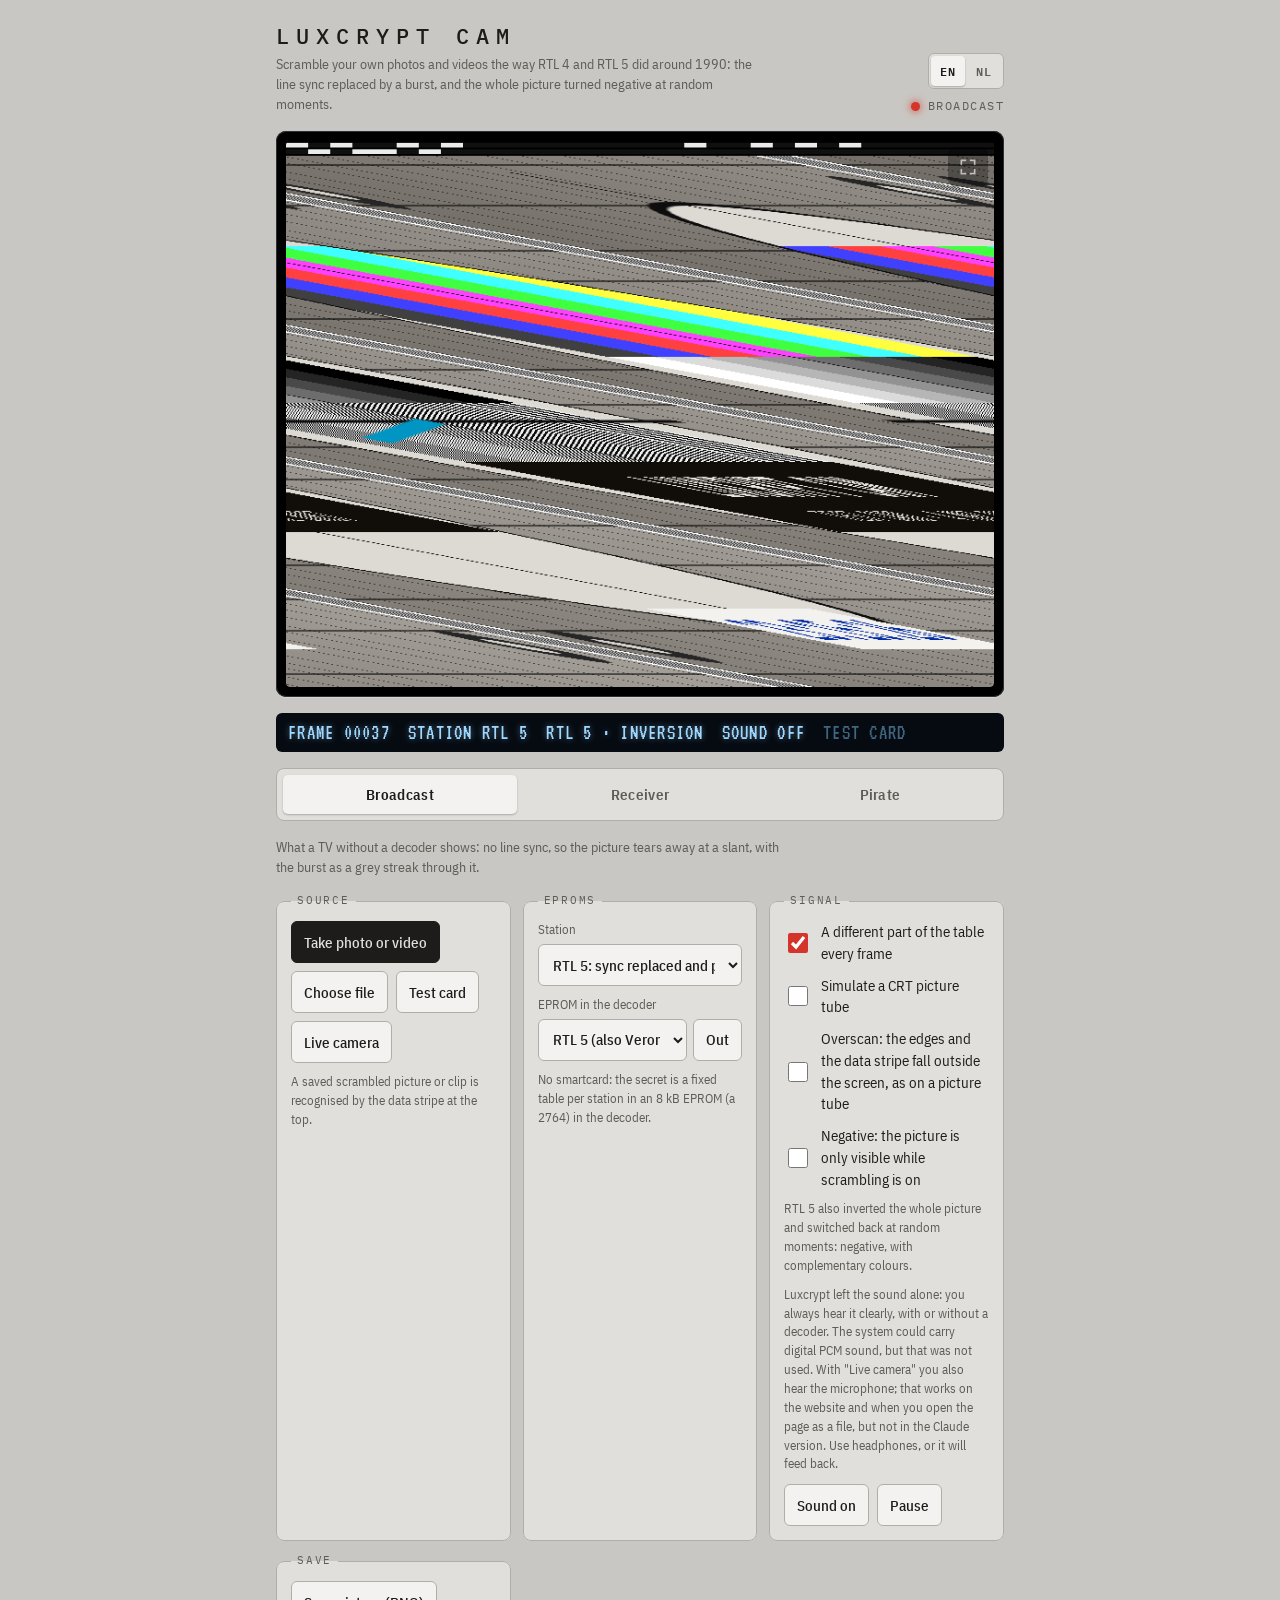
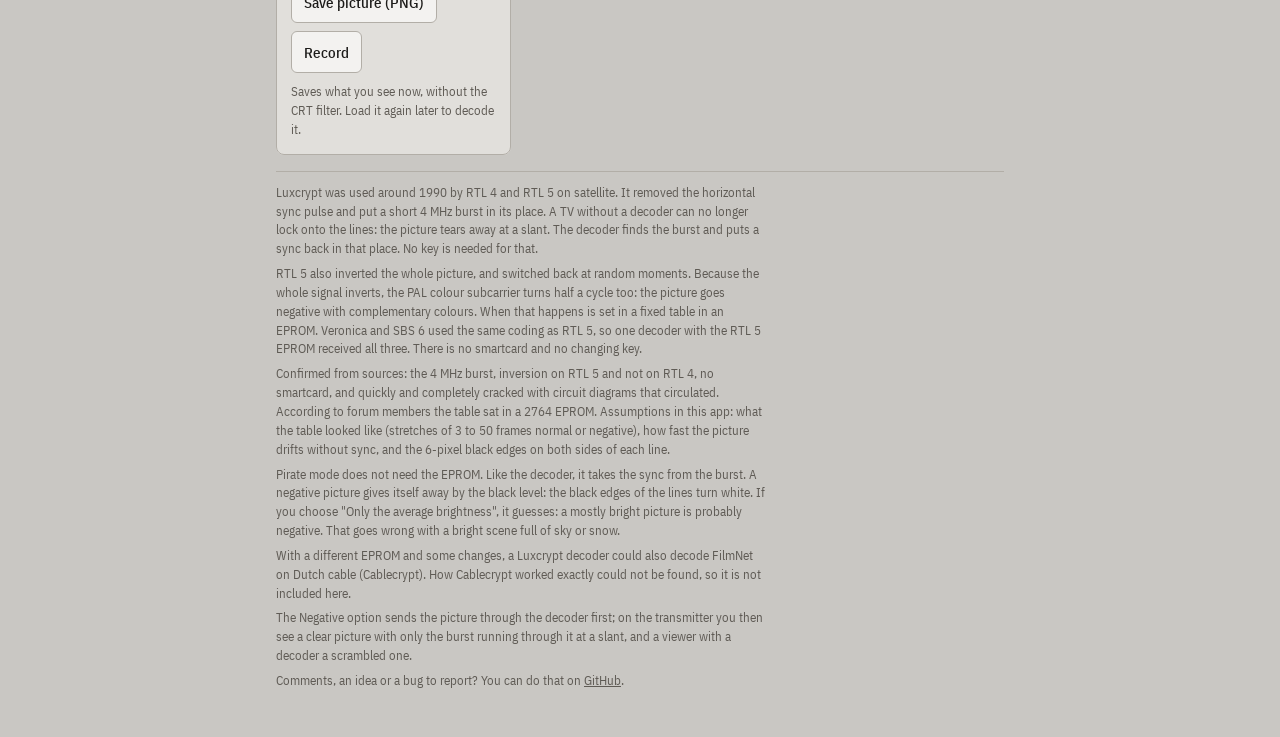
<file: luxcrypt/index.html>
<!doctype html><html lang="nl"><head><meta charset=utf8><meta name=viewport content="width=device-width,initial-scale=1,viewport-fit=cover"><style>:root{color-scheme:light;box-sizing:border-box;padding-top:env(safe-area-inset-top,0px);padding-bottom:env(safe-area-inset-bottom,0px)}body{margin:0;padding:0;font:14px -apple-system,BlinkMacSystemFont,sans-serif;background:#fff;color:#000}img{max-width:100%}[hidden]:not([hidden=until-found i]){display:none!important}</style></head><body><link rel="icon" href="../favicon.svg">
<title>Luxcrypt Camera</title>
<link rel="stylesheet" href="../fonts/fonts.css">
<style>
/* Layout: one centred column like the front of a decoder box — screen in a bezel, a display strip, then control panels. Sister of VideoCrypt and Syster Cam: same box, ice-blue display. */
:root{
  --case:#c9c7c3;        /* warm grey decoder plastic */
  --panel:#e1dfdb;
  --ink:#1d1c1a;
  --muted:#5f5b55;
  --rule:#b2aea7;
  --led:#d3352b;         /* standby LED red */
  --vfd-bg:#060b12;      /* display glass */
  --vfd:#9fd8ff;         /* ice-blue segments */
  --vfd-dim:#3f6680;
  --btn:#f3f2f0;
  --btn-ink:#1d1c1a;
  --focus:#2a6fdb;
  --font-ui:"IBM Plex Sans Condensed", "Arial Narrow", system-ui, sans-serif;
  --font-mono:"IBM Plex Mono", ui-monospace, Menlo, Consolas, monospace;
  --font-vfd:"VT323", "IBM Plex Mono", ui-monospace, monospace;
}
@media (prefers-color-scheme: dark){:root:not([data-theme="light"]){
  --case:#171614;--panel:#22201d;--ink:#e8e6e2;--muted:#a19c94;--rule:#3a3732;--led:#ff5d50;
  --vfd-bg:#04070c;--vfd:#9fd8ff;--vfd-dim:#355a72;--btn:#2d2a26;--btn-ink:#e8e6e2;--focus:#7fb0ff;color-scheme:dark}}
:root[data-theme="dark"]{
  --case:#171614;--panel:#22201d;--ink:#e8e6e2;--muted:#a19c94;--rule:#3a3732;--led:#ff5d50;
  --vfd-bg:#04070c;--vfd:#9fd8ff;--vfd-dim:#355a72;--btn:#2d2a26;--btn-ink:#e8e6e2;--focus:#7fb0ff;color-scheme:dark}

*{box-sizing:border-box}
body{background:var(--case);color:var(--ink);font-family:var(--font-ui);font-size:15px;line-height:1.45}
.wrap{max-width:760px;margin:0 auto;padding-inline:16px;padding-block:20px 40px;display:flex;flex-direction:column;gap:16px}
header{display:flex;align-items:flex-end;justify-content:space-between;gap:12px;flex-wrap:wrap}
.brand{display:flex;flex-direction:column;gap:2px;min-width:0}
.brand h1{margin:0;font-family:var(--font-mono);font-weight:500;font-size:22px;letter-spacing:.32em;text-transform:uppercase;text-wrap:balance}
.brand p{margin:0;color:var(--muted);font-size:14px;max-width:60ch}
.standby{display:flex;align-items:center;gap:8px;font-family:var(--font-mono);font-size:12px;letter-spacing:.12em;color:var(--muted);text-transform:uppercase}
.standby i{width:9px;height:9px;border-radius:50%;background:var(--led);box-shadow:0 0 8px var(--led)}

.bezel{background:#000;border-radius:10px;padding:10px;box-shadow:inset 0 0 0 1px #2c2f34, 0 1px 0 rgba(255,255,255,.25)}
canvas#out{display:block;width:100%;max-width:100%;aspect-ratio:768/592;height:auto;background:#000;border-radius:4px}

.vfd{background:var(--vfd-bg);color:var(--vfd);font-family:var(--font-vfd);font-size:21px;line-height:1.1;letter-spacing:.06em;
  padding:8px 12px;border-radius:6px;display:flex;flex-wrap:wrap;gap:4px 18px;text-transform:uppercase;font-variant-numeric:tabular-nums;
  text-shadow:0 0 6px rgba(159,216,255,.45)}
.vfd span{white-space:nowrap}
.vfd .dim{color:var(--vfd-dim);text-shadow:none}

.tabs{display:grid;grid-template-columns:repeat(3,1fr);gap:6px;background:var(--panel);padding:6px;border-radius:8px;border:1px solid var(--rule)}
.tabs button{appearance:none;border:0;background:transparent;color:var(--muted);font:600 15px var(--font-ui);padding:10px 6px;border-radius:5px;cursor:pointer;letter-spacing:.02em}
.tabs button[aria-selected="true"]{background:var(--btn);color:var(--ink);box-shadow:0 1px 2px rgba(0,0,0,.25)}
.hint{margin:0;color:var(--muted);font-size:14px;max-width:65ch}

.grid{display:grid;grid-template-columns:repeat(auto-fit,minmax(220px,1fr));gap:12px}
fieldset{margin:0;border:1px solid var(--rule);background:var(--panel);border-radius:8px;padding:12px 14px 14px;display:flex;flex-direction:column;gap:10px;min-width:0}
legend{font-family:var(--font-mono);font-size:11px;letter-spacing:.16em;text-transform:uppercase;color:var(--muted);padding:0 6px}
.row{display:flex;flex-wrap:wrap;gap:8px}
.btn{appearance:none;border:1px solid var(--rule);background:var(--btn);color:var(--btn-ink);font:500 15px var(--font-ui);padding:9px 12px;border-radius:6px;cursor:pointer;min-height:42px}
.btn:hover{border-color:var(--muted)}
.btn.primary{background:var(--ink);color:var(--panel);border-color:var(--ink)}
.btn[aria-pressed="true"]{background:var(--led);border-color:var(--led);color:#fff}
.btn:disabled{opacity:.5;cursor:default}
button:focus-visible,input:focus-visible,select:focus-visible,label.toggle:focus-within{outline:2px solid var(--focus);outline-offset:2px}

.card{display:flex;flex-direction:column;gap:4px}
.card label{font-size:13px;color:var(--muted)}
.slot{display:flex;gap:6px;align-items:stretch}
.slot input{flex:1;min-width:0;font:500 16px var(--font-mono);letter-spacing:.08em;text-transform:uppercase;padding:8px 10px;border-radius:6px;border:1px solid var(--rule);background:var(--btn);color:var(--ink)}
.toggle{display:flex;align-items:center;gap:10px;font-size:15px;cursor:pointer}
.toggle input{width:20px;height:20px;flex:none;accent-color:var(--led)}
.sys{display:flex;flex-direction:column;gap:8px}
.sel{font:500 15px var(--font-ui);padding:8px 10px;border-radius:6px;border:1px solid var(--rule);background:var(--btn);color:var(--ink);min-height:42px;max-width:100%}
.note{margin:0;font-size:13px;color:var(--muted)}
.note.warn{color:var(--led)}
footer{color:var(--muted);font-size:13px;border-top:1px solid var(--rule);padding-top:12px}
footer p{margin:0 0 6px;max-width:70ch}
footer a{color:inherit}
/* CRT filter: only for the eye, the canvas pixels (and so saving and recording) stay untouched */
.screen{position:relative;border-radius:4px;overflow:hidden}
.screen::after{content:"";position:absolute;inset:0;pointer-events:none;opacity:0;transition:opacity .3s}
.bezel.crt{border-radius:22px;padding:14px}
.bezel.crt .screen{border-radius:18px / 22px}
.bezel.crt canvas#out{filter:blur(.45px) contrast(1.12) saturate(1.2) brightness(1.08)}
.bezel.crt .screen::after{opacity:1;
  background:
    radial-gradient(ellipse at center, rgba(0,0,0,0) 58%, rgba(0,0,0,.55) 100%),
    linear-gradient(rgba(0,0,0,.32) 50%, rgba(0,0,0,0) 50%) 0 0 / 100% max(3px, calc(100% / 288)),
    repeating-linear-gradient(90deg, rgba(255,40,40,.07) 0 1px, rgba(40,255,40,.07) 1px 2px, rgba(40,80,255,.07) 2px 3px),
    radial-gradient(ellipse at 30% 20%, rgba(255,255,255,.10), rgba(255,255,255,0) 45%);
  animation:crtflicker 0.12s steps(2) infinite}
.screen canvas.crtgl{position:absolute;inset:0;width:100%;height:100%;display:block;border-radius:inherit}
.bezel.crtgl{border-radius:22px;padding:14px}
.bezel.crtgl .screen{border-radius:18px / 22px}
.bezel.crtgl canvas#out{visibility:hidden}
.bezel.os canvas#out{transform:scale(1.124,1.098)}
.range{width:100%;accent-color:var(--led)}
.vcr{display:flex;flex-wrap:wrap;gap:6px}
.vcr .btn{flex:1 1 0;min-width:0;padding-inline:4px;font-family:var(--font-mono),system-ui,sans-serif}
.vcrpos{width:100%;accent-color:var(--led)}
.counter{margin:0;font:500 15px var(--font-mono);font-variant-numeric:tabular-nums;color:var(--ink)}
@keyframes crtflicker{50%{filter:brightness(1.04)}}
@media (prefers-reduced-motion: reduce){.bezel.crt .screen::after{animation:none}}
@media (prefers-reduced-motion: reduce){.standby i{box-shadow:none}}
.hdr-r{display:flex;flex-direction:column;align-items:flex-end;gap:8px}.lang{display:inline-flex;gap:2px;background:var(--panel);border:1px solid var(--rule);border-radius:6px;padding:2px}.lang button{appearance:none;border:0;background:transparent;color:var(--muted);font:600 12px var(--font-mono);letter-spacing:.08em;padding:5px 9px;border-radius:4px;cursor:pointer;min-height:28px}.lang button[aria-pressed="true"]{background:var(--btn);color:var(--ink);box-shadow:0 1px 2px rgba(0,0,0,.25)}.lang button:focus-visible{outline:2px solid var(--focus);outline-offset:1px}
</style>
<!--fs--><style>
.bezel{position:relative}
.fsbtn{position:absolute;top:16px;right:16px;z-index:5;width:40px;height:40px;display:grid;place-items:center;border:0;border-radius:8px;
  background:rgba(0,0,0,.55);color:#fff;cursor:pointer;opacity:.55;transition:opacity .2s;padding:0}
.fsbtn:hover,.fsbtn:focus-visible{opacity:1}
.fsbtn:focus-visible{outline:2px solid var(--focus,#2a6fdb);outline-offset:2px}
.fsbtn svg{width:20px;height:20px;fill:none;stroke:currentColor;stroke-width:2;stroke-linecap:round;stroke-linejoin:round}
.fsbtn .ex{display:none}
.bezel.fs .fsbtn .en{display:none}.bezel.fs .fsbtn .ex{display:block}
.bezel.fs{position:fixed;inset:0;z-index:1000;margin:0;padding:0;border-radius:0;box-shadow:none;background:#000;display:flex;align-items:center;justify-content:center}
.bezel.fs .screen{width:min(100vw,calc(100dvh * var(--ar,1.3)));max-height:100dvh}
.bezel.fs .fsbtn{top:max(12px,env(safe-area-inset-top));right:max(12px,env(safe-area-inset-right))}
.bezel.fs.idle{cursor:none}.bezel.fs.idle .fsbtn{opacity:0}
body.fslock{overflow:hidden}
.fstabs{display:none}
.bezel.fs .fstabs{display:flex;position:absolute;left:50%;bottom:max(16px,env(safe-area-inset-bottom));transform:translateX(-50%);z-index:5;gap:4px;padding:4px;border-radius:10px;background:rgba(0,0,0,.6);transition:opacity .2s}
.fstabs button{appearance:none;border:0;background:transparent;color:#ddd;font:600 15px var(--font-ui,system-ui);padding:10px 14px;border-radius:7px;cursor:pointer;min-height:40px}
.fstabs button[aria-pressed="true"]{background:rgba(255,255,255,.9);color:#111}
.fstabs button:focus-visible{outline:2px solid var(--focus,#2a6fdb);outline-offset:1px}
.bezel.fs.idle .fstabs{opacity:0;pointer-events:none}
@media (prefers-reduced-motion: reduce){.fsbtn{transition:none}}
</style><!--/fs-->

<div class="wrap">
  <header>
    <div class="brand">
      <h1>Luxcrypt&nbsp;Cam</h1>
      <p>Scramble je eigen foto's en video's zoals RTL 4 en RTL 5 rond 1990: de lijnsync vervangen door een burst, en het hele beeld op willekeurige momenten in negatief.</p>
    </div>
    <div class="hdr-r"><div class="lang" role="group" aria-label="Taal / Language" data-noi18n><button type="button" data-l="en" lang="en">EN</button><button type="button" data-l="nl" lang="nl">NL</button></div><div class="standby"><i></i><span id="ledtxt">Uitzending</span></div></div>
  </header>

  <div class="bezel" id="bezel"><!--fs--><button type="button" class="fsbtn" id="btnFs" aria-label="Volledig scherm" title="Volledig scherm"><svg class="en" viewBox="0 0 24 24" aria-hidden="true"><path d="M4 9V4h5M15 4h5v5M20 15v5h-5M9 20H4v-5"/></svg><svg class="ex" viewBox="0 0 24 24" aria-hidden="true"><path d="M9 4v5H4M20 9h-5V4M15 20v-5h5M4 15h5v5"/></svg></button><div class="fstabs" role="group" aria-label="Weergave"><button type="button" data-t="tab-tx">Uitzending</button><button type="button" data-t="tab-rx">Ontvanger</button><button type="button" data-t="tab-crack">Piraat</button></div><!--/fs--><div class="screen"><canvas id="out" width="768" height="592" aria-label="Beeld"></canvas></div></div>

  <div class="vfd" id="vfd" aria-live="polite">
    <span id="vfdFrame">Frame 00000</span><span id="vfdCard">EPROM --</span><span id="vfdPal">RTL 5 · inversie</span><span id="vfdSound">Geluid uit</span><span id="vfdMsg" class="dim">Testbeeld</span>
  </div>

  <div class="tabs" role="tablist" aria-label="Weergave">
    <button role="tab" id="tab-tx" aria-selected="true">Uitzending</button>
    <button role="tab" id="tab-rx" aria-selected="false">Ontvanger</button>
    <button role="tab" id="tab-crack" aria-selected="false">Piraat</button>
  </div>
  <p class="hint" id="hint"></p>

  <div class="grid">
    <fieldset>
      <legend>Bron</legend>
      <div class="row">
        <button class="btn primary" id="btnCapture">Foto of video maken</button>
        <button class="btn" id="btnPick">Bestand kiezen</button>
        <button class="btn" id="btnTest">Testbeeld</button>
        <button class="btn" id="btnLive">Live camera</button>
      </div>
      <p class="note" id="srcNote">Een opgeslagen gescrambeld beeld of filmpje wordt herkend aan de datastreep bovenin.</p>
      <input type="file" id="cap" accept="image/*,video/*" capture="environment" hidden>
      <input type="file" id="pick" accept="image/*,video/*" hidden>
    </fieldset>

    <fieldset id="fsVcr" hidden>
      <legend>Videorecorder</legend>
      <div class="vcr" role="group" aria-label="Videorecorder">
        <button class="btn" id="vcrStart" title="Naar het begin" aria-label="Naar het begin">⏮</button>
        <button class="btn" id="vcrRew" title="Terugspoelen (nog eens drukken voor sneller)" aria-label="Terugspoelen" aria-pressed="false">◀◀</button>
        <button class="btn" id="vcrBack" title="Eén beeld terug" aria-label="Eén beeld terug">◀❙</button>
        <button class="btn" id="vcrPlay" title="Afspelen" aria-label="Afspelen" aria-pressed="true">▶</button>
        <button class="btn" id="vcrPause" title="Pauze" aria-label="Pauze" aria-pressed="false">❙❙</button>
        <button class="btn" id="vcrFwd" title="Eén beeld vooruit" aria-label="Eén beeld vooruit">❙▶</button>
        <button class="btn" id="vcrFf" title="Vooruitspoelen (nog eens drukken voor sneller)" aria-label="Vooruitspoelen" aria-pressed="false">▶▶</button>
      </div>
      <input type="range" class="vcrpos" id="vcrPos" min="0" max="1000" value="0" aria-label="Positie in de video">
      <p class="counter" id="vcrTime">0:00:00 / 0:00:00</p>
    </fieldset>

    <fieldset>
      <legend>EPROM's</legend>
      <div class="card">
        <label for="txStation">Zender</label>
        <select id="txStation" class="sel">
          <option value="0">RTL 4: alleen sync vervangen</option>
          <option value="1" selected>RTL 5: sync vervangen en beeld omgekeerd</option>
          <option value="2">Veronica</option>
          <option value="3">SBS 6</option>
        </select>
      </div>
      <div class="card">
        <label for="rxStation">EPROM in de decoder</label>
        <div class="slot">
          <select id="rxStation" class="sel" style="flex:1;min-width:0">
            <option value="0">RTL 4</option>
            <option value="1" selected>RTL 5 (ook Veronica en SBS 6)</option>
            <option value="-1">Geen EPROM</option>
          </select>
          <button class="btn" id="btnEject" title="EPROM verwijderen">Eruit</button>
        </div>
      </div>
      <p class="note">Geen smartcard: het geheim is een vaste tabel per zender in een EPROM van 8 kB (een 2764) in de decoder.</p>
    </fieldset>

    <fieldset>
      <legend>Signaal</legend>
      <label class="toggle"><input type="checkbox" id="optFrame" checked> Elk beeld een ander stuk van de tabel</label>
      <label class="toggle"><input type="checkbox" id="optCrt"> CRT-beeldbuis nabootsen</label>
      <label class="toggle" id="lblOverscan"><input type="checkbox" id="optOverscan"> Overscan: de randen en de datastreep vallen buiten beeld, zoals op een beeldbuis</label>
      <label class="toggle"><input type="checkbox" id="optNeg"> Negatief: het beeld is alleen te zien als de scrambling aan staat</label>
      <p class="note" id="sysNote"></p>
      <label class="toggle" hidden><input type="checkbox" id="optSound"> Geluid scramblen</label>
      <label class="toggle" hidden><input type="checkbox" id="optSrcSnd"> Bron al gescrambeld</label>
      <div class="card" hidden>
        <label for="optCarrier">Draaggolf voor de inversie</label>
        <select id="optCarrier" class="sel">
          <option value="0">12,8 kHz, zoals Canal+</option>
          <option value="1">9 kHz</option>
          <option value="2">6 kHz</option>
          <option value="3">3 kHz</option>
        </select>
      </div>
      <p class="note" id="soundNote">Luxcrypt liet het geluid ongemoeid: je hoort het altijd helder, met of zonder decoder. Het systeem kon digitaal PCM-geluid meesturen, maar dat werd niet gebruikt. Met "Live camera" hoor je ook de microfoon; dat werkt op de website en als je de pagina als bestand opent, maar niet in de Claude-versie. Gebruik een koptelefoon, anders gaat het rondzingen.</p>
      <label class="toggle" hidden><input type="checkbox" id="optRestore"> Geluidsversterking</label>
      <div class="card" id="restoreBox" hidden>
        <label for="optRestoreAmt">Sterkte <span id="restoreVal">12 dB</span></label>
        <input type="range" class="range" id="optRestoreAmt" min="3" max="24" step="1" value="12">
        <p class="note">Herstelt dun, zacht geluid van oude opnames en YouTube-video's. Bij het omkeren komt de bas uit het hoogste deel van het gescrambelde geluid, en dat deel is op videobanden en door compressie grotendeels verloren gegaan. De versterking haalt de lage en middentonen weer op en maakt het geheel luider. Voor een echte oude opname zonder datastreep: kies hem via "Bestand kiezen" en zet "Het geluid van de bron is al gescrambeld" aan. Op de Uitzending hoor je hem dan gescrambeld, in de Ontvanger (met kaart) en bij de Piraat omgedraaid. Zet daar eventueel Geluidsversterking bij.</p>
      </div>
      <div class="row">
        <button class="btn" id="btnSound" aria-pressed="false">Geluid aan</button>
        <button class="btn" id="btnPause" aria-pressed="false">Pauze</button>
      </div>
      <div class="card" id="crackBox" hidden>
        <label for="optCrack">Waar de piraat op let</label>
        <select id="optCrack" class="sel">
          <option value="edge">Het zwartniveau aan de randen van het beeld</option>
          <option value="image">Alleen de gemiddelde helderheid van het beeld</option>
        </select>
        <div class="row"><button class="btn" id="btnCrack">Kraak dit beeld</button></div>
      </div>
    </fieldset>

    <fieldset id="fsSave" hidden>
      <legend>Opslaan</legend>
      <div class="row">
        <button class="btn" id="btnSave">Beeld opslaan (PNG)</button>
        <button class="btn" id="btnRec" aria-pressed="false" hidden>Opnemen</button>
      </div>
      <p class="note" id="saveNote">Slaat op wat je nu ziet, zonder CRT-filter. Laad het later weer in om te ontsleutelen.</p>
    </fieldset>
  </div>

  <footer>
    <p>Luxcrypt werd rond 1990 gebruikt door RTL 4 en RTL 5 op de satelliet. Het haalde de horizontale synchronisatiepuls weg en zette er een korte burst van 4&nbsp;MHz voor in de plaats. Een tv zonder decoder kan de lijnen dan niet meer vastpakken: het beeld scheurt schuin weg. De decoder zoekt de burst en zet op die plek weer een sync neer. Daar is geen sleutel voor nodig.</p>
    <p>RTL 5 keerde daarnaast het hele beeld om, en op willekeurige momenten weer terug. Omdat het hele signaal omkeert, draait ook de PAL-kleurdraaggolf een halve slag: het beeld wordt negatief en krijgt de complementaire kleuren. Wanneer dat gebeurt, staat in een vaste tabel in een EPROM. Veronica en SBS 6 gebruikten dezelfde codering als RTL 5, dus één decoder met de RTL 5-EPROM ving ze alle drie. Er is geen smartcard en geen sleutel die wisselt.</p>
    <p>Bevestigd uit bronnen: de burst van 4 MHz, de inversie bij RTL 5 en niet bij RTL 4, geen smartcard, en snel volledig gekraakt met bouwschema's die rondgingen. Volgens forumleden zat de tabel in een 2764-EPROM. Aannames in deze app: hoe de tabel eruitzag (stukken van 3 tot 50 beelden normaal of negatief), hoe snel het beeld zonder sync wegloopt, en de zwarte randen van 6 pixels aan beide kanten van elke lijn.</p>
    <p>De Piraat-modus heeft de EPROM niet nodig. De sync haalt hij net als de decoder uit de burst. Een negatief beeld verraadt zich aan het zwartniveau: de zwarte randen van de lijnen worden wit. Kies je "Alleen de gemiddelde helderheid", dan gokt hij: een beeld dat overwegend licht is, is waarschijnlijk negatief. Bij een donkere scène met veel lucht of sneeuw gaat dat mis.</p>
    <p>Een Luxcrypt-decoder kon met een andere EPROM en wat aanpassingen ook FilmNet op de Nederlandse kabel (Cablecrypt) ontsleutelen. Hoe Cablecrypt precies werkte heb ik niet kunnen vinden; daarom zit het hier niet in.</p>
    <p>De optie Negatief stuurt het beeld eerst door de decoder; op de zender zie je dan een helder beeld met alleen de burst schuin erdoor, en een kijker met decoder juist een gescrambeld beeld.</p>
    <p class="feedback">Reageren, een idee of een fout melden? Dat kan op <a href="https://github.com/TQ255/Analog-Crypt/discussions" target="_blank" rel="noopener">GitHub</a>.</p>
  </footer>
</div>

<!--i18n--><script>
(() => {
  const D = {"Uitzending": "Broadcast", "Beeld": "Picture", "Weergave": "View", "Ontvanger": "Receiver", "Piraat": "Pirate", "Bron": "Source", "Foto of video maken": "Take photo or video", "Bestand kiezen": "Choose file", "Testbeeld": "Test card", "Live camera": "Live camera", "Een opgeslagen gescrambeld beeld of filmpje wordt herkend aan de datastreep bovenin.": "A saved scrambled picture or clip is recognised by the data stripe at the top.", "Videorecorder": "Video recorder", "Naar het begin": "Back to start", "Terugspoelen (nog eens drukken voor sneller)": "Rewind (press again for faster)", "Terugspoelen": "Rewind", "Eén beeld terug": "One frame back", "Afspelen": "Play", "Pauze": "Pause", "Verder": "Resume", "Eén beeld vooruit": "One frame forward", "Vooruitspoelen (nog eens drukken voor sneller)": "Fast forward (press again for faster)", "Vooruitspoelen": "Fast forward", "Positie in de video": "Position in the video", "Smartcards": "Smartcards", "Kaarten": "Cards", "Kaart in de zender": "Card in the transmitter", "Kaart in de ontvanger": "Card in the receiver", "Kaart in de decoder": "Card in the decoder", "Kaart verwijderen": "Remove card", "Kaart erin doen": "Insert card", "Eruit": "Out", "Erin": "In", "Signaal": "Signal", "Systeem": "System", "CRT-beeldbuis nabootsen": "Simulate a CRT picture tube", "Overscan: de randen en de datastreep vallen buiten beeld, zoals op een beeldbuis": "Overscan: the edges and the data stripe fall outside the screen, as on a picture tube", "Negatief: het beeld is alleen te zien als de scrambling aan staat": "Negative: the picture is only visible while scrambling is on", "Geluid scramblen met spectrale inversie": "Scramble the sound with spectral inversion", "Het geluid van de bron is al gescrambeld (echte oude opname)": "The source sound is already scrambled (a real old recording)", "Draaggolf voor de inversie": "Carrier for the inversion", "Geluidsversterking": "Sound restoration", "Sterkte": "Strength", "Geluid aan": "Sound on", "Geluid uit": "Sound off", "Kraak dit beeld": "Crack this picture", "Opslaan": "Save", "Beeld opslaan (PNG)": "Save picture (PNG)", "Opnemen": "Record", "Stop opname": "Stop recording", "Slaat op wat je nu ziet, zonder CRT-filter. Laad het later weer in om te ontsleutelen.": "Saves what you see now, without the CRT filter. Load it again later to decode it.", "PAL aan": "PAL on", "PAL uit": "PAL off", "Kaart --": "Card --", "Kaart OK": "Card OK", "Geen kaart": "No card", "Verkeerde kaart": "Wrong card", "Geen kaart nodig": "No card needed", "Geen signaal": "No signal", "Bron al gescrambeld": "Source already scrambled", "Geluid helder": "Sound clear", "Geluid versterkt": "Sound restored", "Geluid versleuteld": "Sound encrypted", "Geen geluid hier": "No sound here", "Tik op Pauze om af te spelen": "Tap Pause to play", "Dit bestand kan ik niet openen": "This file cannot be opened", "Live met geluid": "Live with sound", "Live": "Live", "Video": "Video", "Foto": "Photo", "Klaar": "Done", "Einde": "End", "Gekraakt": "Cracked", "Kraken mislukt": "Cracking failed", "Live camera wordt hier geblokkeerd. Gebruik \"Foto of video maken\": op een telefoon opent dat de camera.": "The live camera is blocked here. Use \"Take photo or video\": on a phone that opens the camera.", "Niet opgeslagen.": "Not saved.", "Er staat al een opslagvraag open.": "A save request is already open.", "Opslaan lukt hier niet.": "Saving does not work here.", "Opnemen wordt hier niet ondersteund.": "Recording is not supported here.", "Herstelt dun, zacht geluid van oude opnames en YouTube-video's. Bij het omkeren komt de bas uit het hoogste deel van het gescrambelde geluid, en dat deel is op videobanden en door compressie grotendeels verloren gegaan. De versterking haalt de lage en middentonen weer op en maakt het geheel luider. Voor een echte oude opname zonder datastreep: kies hem via \"Bestand kiezen\" en zet \"Het geluid van de bron is al gescrambeld\" aan. Op de Uitzending hoor je hem dan gescrambeld, in de Ontvanger (met kaart) en bij de Piraat omgedraaid. Zet daar eventueel Geluidsversterking bij.": "Restores thin, quiet sound from old recordings and YouTube videos. When the spectrum is turned back, the bass comes from the top of the scrambled sound, and that part was largely lost on videotape and through compression. The restoration lifts the low and middle tones and makes the whole louder. For a real old recording without a data stripe: choose it with \"Choose file\" and switch on \"The source sound is already scrambled\". On Broadcast you then hear it scrambled; in the Receiver (with a card) and for the Pirate it is turned back. Add Sound restoration there if needed.", "Wat een abonnee ziet. Zelfde kaart als de zender geeft een helder beeld; een andere kaart niet; zonder kaart verschijnt de bekende melding.": "What a subscriber sees. The same card as the transmitter gives a clear picture; another card does not; without a card the familiar message appears.", "Wat de piraat weet": "What the pirate knows", "Elk beeld een nieuwe volgorde": "A new order every frame", "PAL-kleurfout nabootsen": "Simulate the PAL colour error", "Beelden doortellen": "Count frames", "VideoCrypt Cam": "VideoCrypt Cam", "Scramble je eigen foto's en video's zoals Sky in 1990: elke beeldlijn geknipt op een van 256 punten en rondgedraaid.": "Scramble your own photos and videos the way Sky did in 1990: every picture line cut at one of 256 points and rotated.", "PAL-kleurdraaiing nabootsen": "Simulate the PAL colour rotation", "Elk beeld nieuwe snijpunten": "New cut points every frame", "VideoCrypt: elke lijn rondgedraaid": "VideoCrypt: every line rotated", "VideoCrypt, compressievriendelijk: blokken van 16 lijnen": "VideoCrypt, compression-friendly: blocks of 16 lines", "VideoCrypt S: lijnen gehusseld in blokken van 47": "VideoCrypt S: lines shuffled in blocks of 47", "12,51 kHz, zoals BBC Select": "12.51 kHz, as BBC Select", "Sky zond het geluid bij VideoCrypt onversleuteld uit. BBC Select draaide het spectrum om rond 12,51 kHz: lage tonen werden hoog en andersom. Met een lagere draaggolf valt alles boven die frequentie weg en klinkt het als een telefoonlijn. Met \"Live camera\" gaat ook het geluid van de microfoon door de scrambling. Dat werkt op de website en als je de pagina als bestand opent, maar niet in de Claude-versie. Gebruik een koptelefoon, anders gaat het rondzingen.": "Sky sent the sound unencrypted with VideoCrypt. BBC Select inverted the spectrum around 12.51 kHz: low tones became high and vice versa. With a lower carrier everything above that frequency is lost and it sounds like a telephone line. With \"Live camera\" the microphone sound also goes through the scrambling. That works on the website and when you open the page as a file, but not in the Claude version. Use headphones, or it will feed back.", "Doorlopend kraken": "Crack continuously", "Stop met kraken": "Stop cracking", "Hele video kraken": "Crack the whole video", "Gekraakte video afspelen": "Play cracked video", "Stop afspelen": "Stop playback", "Video gekraakt": "Video cracked", "VideoCrypt S was de variant die de BBC voor BBC Select gebruikte: geen lijnen rondgedraaid maar hele lijnen van plek gewisseld binnen blokken van 47, omdat lijnrotatie slecht tegen echo's bij antenne-ontvangst kon.": "VideoCrypt S was the variant the BBC used for BBC Select: no lines rotated, but whole lines swapped within blocks of 47, because line rotation coped badly with echoes in aerial reception.", "Het snijpunt of de lijnvolgorde komt uit een pseudo-willekeurige reeks met de kaartcode als sleutel, zoals bij de echte smartcard. Het framenummer en een kaartcontrole staan als datastreep in de bovenste lijnen, net als de VBI-data van VideoCrypt.": "The cut point or line order comes from a pseudo-random sequence keyed by the card code, as with the real smartcard. The frame number and a card check sit as a data stripe in the top lines, like VideoCrypt's VBI data.", "Net als bij echt VideoCrypt blijft het meest linkse stukje van elke lijn ongescrambeld. Op een beeldbuis-tv viel dat weg achter de rand van het scherm, maar een tv-kaart liet het zien.": "As with real VideoCrypt, the leftmost bit of each line stays unscrambled. On a CRT television it was hidden behind the edge of the screen, but a TV card showed it.", "De Piraat-modus kraakt een beeld zonder kaart door elke lijn te vergelijken met de vorige, naar de methode van Markus Kuhn (AntiSky, 1994). Voor VideoCrypt gebruikt hij ook die ongescrambelde rand: de eerste rondgedraaide pixel moet er netjes op aansluiten. Als beveiliging is dit dus niets waard.": "Pirate mode cracks a picture without a card by comparing each line with the one before, after Markus Kuhn's method (AntiSky, 1994). For VideoCrypt it also uses the unscrambled edge: the first rotated pixel has to continue it neatly. As security this is worth nothing.", "In de Piraat-modus kan de kraker ook doorlopend werken, zoals de pc-decoders met een tv-kaart rond 1995. Hij kraakt dan zo snel als de computer toelaat, een paar beelden per seconde. Hele video kraken loopt een geladen filmpje beeld voor beeld door en speelt het resultaat daarna op normale snelheid af.": "In Pirate mode the cracker can also run continuously, like the PC decoders with a TV card around 1995. It then cracks as fast as the computer allows, a few frames per second. Crack the whole video steps through a loaded clip frame by frame and then plays the result back at normal speed.", "De optie Negatief draait de rollen om. Het beeld gaat eerst door de decoder en daarna door de scrambler, die het precies weer in elkaar zet. Op de zender zie je dan het heldere beeld, zonder kaart ook. Een abonnee met de juiste kaart krijgt juist een gescrambeld beeld.": "The Negative option swaps the roles. The picture first goes through the decoder and then through the scrambler, which puts it exactly back together. On the transmitter you then see the clear picture, even without a card. A subscriber with the right card gets a scrambled picture instead.", "Het geluid van het testbeeld is een eigen herkenningsmelodie. Spectrale inversie heeft geen sleutel: de Piraat-modus draait het spectrum gewoon nog een keer om.": "The test card sound is an original ident. Spectral inversion has no key: Pirate mode simply inverts the spectrum once more.", "VC blok": "VC block", "Wat de satelliet uitzendt: elke lijn rondgedraaid, bovenin de datastreep met framenummer.": "What the satellite sends out: every line rotated, with the data stripe and frame number at the top.", "Wat een abonnee ziet. Zelfde code als de zender geeft een helder beeld; een andere code niet; geen kaart geeft de bekende melding.": "What a subscriber sees. The same code as the transmitter gives a clear picture; another code does not; no card gives the familiar message.", "Zonder kaart: de computer zoekt per lijn het snijpunt door hem met de vorige lijn te vergelijken. Werkt het best op beelden met veel structuur.": "Without a card: the computer finds the cut point of each line by comparing it with the line before. Works best on pictures with lots of structure.", "Zoals Sky het uitzond: elke lijn op een van 256 punten geknipt.": "As Sky broadcast it: every line cut at one of 256 points.", "Voor video die je wilt opnemen en later ontsleutelen. Grover beeld, makkelijker te kraken.": "For video you want to record and decode later. Coarser picture, easier to crack.", "Zoals BBC Select: hele lijnen verwisseld binnen vaste blokken van 47. Een verplaatste lijn krijgt ook een kleurfout.": "As BBC Select: whole lines swapped within fixed blocks of 47. A moved line also gets a colour error.", "Syster Cam": "Syster Cam", "Scramble je eigen foto's en video's zoals Canal+ en Premiere in de jaren 90: per veld 287 beeldlijnen door elkaar gehusseld via een buffer van 32 lijnen.": "Scramble your own photos and videos the way Canal+ and Premiere did in the 1990s: 287 picture lines per field shuffled through a 32-line buffer.", "De kaart levert het controlewoord. Daaruit volgt per veld een seed van 15 bits, en daaruit de lijnvolgorde.": "The card supplies the control word. From it follows a 15-bit seed per field, and from that the line order.", "Syster, sleuteltabel 1 (Premiere)": "Syster, key table 1 (Premiere)", "Syster, sleuteltabel 2 (Canal+ Frankrijk)": "Syster, key table 2 (Canal+ France)", "Smartcrypt: Syster plus knippen en draaien, snijpunten uit dezelfde seed": "Smartcrypt: Syster plus cut and rotate, cut points from the same seed", "Smartcrypt met sterke sleutel: snijpunten uit de kaart": "Smartcrypt with a strong key: cut points from the card", "Syster, compressievriendelijk: blokken van 16 lijnen": "Syster, compression-friendly: blocks of 16 lines", "Discret 11: elke lijn 0, 1 of 2 stappen vertraagd": "Discret 11: every line delayed by 0, 1 or 2 steps", "12,8 kHz, zoals Canal+ en Premiere": "12.8 kHz, as Canal+ and Premiere", "Syster en Discret 11 draaiden het geluid om rond 12,8 kHz: lage tonen werden hoog en andersom. Met een lagere draaggolf valt alles boven die frequentie weg en klinkt het als een telefoonlijn. Met \"Live camera\" gaat ook het geluid van de microfoon door de scrambling. Dat werkt op de website en als je de pagina als bestand opent, maar niet in de Claude-versie. Gebruik een koptelefoon, anders gaat het rondzingen.": "Syster and Discret 11 inverted the sound around 12.8 kHz: low tones became high and vice versa. With a lower carrier everything above that frequency is lost and it sounds like a telephone line. With \"Live camera\" the microphone sound also goes through the scrambling. That works on the website and when you open the page as a file, but not in the Claude version. Use headphones, or it will feed back.", "Het algoritme en de sleuteltabel": "The algorithm and the key table", "Alleen het beeld": "Only the picture", "Syster (Nagravision, analoog) verwisselt hele lijnen binnen een veld. Elk veld telt 287 gescrambelde lijnen. Een sleuteltabel van 256 waarden kiest bij elke lijn een van 32 vakjes in een buffer; de nieuwe lijn gaat erin en de lijn die er al in zat komt eruit. De tabel wordt doorlopen vanaf startpunt r met stap 2s+1. Samen zijn r en s 15 bits, dus 32.768 mogelijke volgordes per veld.": "Syster (analogue Nagravision) swaps whole lines within a field. Each field has 287 scrambled lines. A key table of 256 values picks one of 32 slots in a buffer for every line; the new line goes in and the line already there comes out. The table is walked from start point r with step 2s+1. Together r and s are 15 bits, so 32,768 possible orders per field.", "De seed is elk veld anders. Hij komt uit twee schuifregisters die elke 25 beelden opnieuw beginnen met het controlewoord van de kaart. Hier is de kaartcode de sleutel, en elke 50 beelden komt er een nieuw controlewoord, zoals in hacktv.": "The seed is different for every field. It comes from two shift registers that restart every 25 frames from the card's control word. Here the card code is the key, and every 50 frames brings a new control word, as in hacktv.", "Bij PAL verhuist alleen het beeld en blijft de kleurburst op zijn plek. Een lijn die n lijnen verschuift, krijgt daardoor een tintfout van n × 270,576°, en bij een oneven n staat de PAL-schakelaar verkeerd om. De decoder zet de lijnen terug en de kleur klopt weer.": "With PAL only the picture moves and the colour burst stays in place. A line moved by n lines therefore gets a hue error of n × 270.576°, and for odd n the PAL switch is the wrong way round. The decoder puts the lines back and the colour is right again.", "Vereenvoudigingen: echte Syster stuurt in de onderste 32 lijnen al lijnen van het volgende veld mee. Hier blijven die in hetzelfde veld, zodat elk opgeslagen beeld op zichzelf te ontsleutelen is. De onderste lijn van elk veld blijft ongescrambeld, zoals lijn 310 en 623. De datastreep bovenin staat voor de VBI-data, die in het echt op lijnen 14, 15, 327 en 328 liep met ECM's, EMM's en vlaggen zoals de sleuteltabel en de geluidsfrequentie.": "Simplifications: real Syster already sends lines of the next field in the bottom 32 lines. Here they stay in the same field, so every saved picture can be decoded on its own. The bottom line of each field stays unscrambled, like lines 310 and 623. The data stripe at the top stands for the VBI data, which in reality ran on lines 14, 15, 327 and 328 with ECMs, EMMs and flags such as the key table and the sound frequency.", "De Piraat-modus doet wat Cryptimage en Xawdecode deden: omdat de sleuteltabel bekend is, probeert hij alle 32.768 seeds per veld en kiest het gladste beeld. Met de goede seed ligt ook de verschuiving van elke lijn vast, dus hij draait de tintfout exact terug en levert een kleurenbeeld. Kies je \"Alleen het beeld\", dan gebruikt hij alleen dat de buffer 32 lijnen groot is: elke volgende lijn moet een van de 32 zijn die nog wachten, en hij kiest de lijn die het best aansluit. Op foto's klopt dan meestal 60 tot 80 procent van de lijnen; bij veel lucht of effen vlakken, en op een testbeeld met veel gelijke lijnen, veel minder.": "Pirate mode does what Cryptimage and Xawdecode did: because the key table is known, it tries all 32,768 seeds per field and picks the smoothest picture. With the right seed the shift of every line is fixed too, so it undoes the hue error exactly and delivers a colour picture. If you choose \"Only the picture\", it only uses the fact that the buffer is 32 lines deep: each next line must be one of the 32 still waiting, and it picks the line that fits best. On photos usually 60 to 80 percent of the lines are right; with lots of sky or plain areas, and on a test card with many identical lines, far fewer.", "Discret 11, de voorganger uit 1984, verschoof lijnen 0, 902 of 1804 nanoseconden naar rechts, gekozen door een schuifregister van 11 bits. 902 ns is precies vier perioden van de PAL-kleurdraaggolf, dus de kleur blijft goed. Het eind van een vertraagde lijn schuift de lijnonderdrukking in en is daarna weg. Na het decoderen zie je dat als een kam aan de rechterkant: per lijn ontbreekt 0, 1 of 2 stappen. Op een beeldbuis viel die kam in de overscan, maar op een tv-kaart of een opname zie je hem. Met maar 2047 sleutels is hij in een oogwenk te kraken.": "Discret 11, the predecessor from 1984, shifted lines 0, 902 or 1804 nanoseconds to the right, chosen by an 11-bit shift register. 902 ns is exactly four periods of the PAL colour subcarrier, so the colour stays right. The end of a delayed line slides into the line blanking and is gone after that. After decoding you see this as a comb on the right: each line misses 0, 1 or 2 steps. On a CRT that comb fell in the overscan, but on a TV card or a recording you can see it. With only 2047 keys it is cracked in an instant.", "Smartcrypt is Syster met daarbovenop knippen en draaien zoals VideoCrypt. Dat bestond echt, deels: hacktv kent de optie \"Syster cut and rotate\" (intern Smartcrypt, daar nog onaf), en in de Syster-data zit een vlag die op sommige decoders knippen en draaien aanzet. Hoe de echte snijpunten werden gekozen is niet bekend; die van deze app zijn eigen werk. Voor de hardware was het bijna gratis: de decoder had de lijnen al in een geheugen staan en hoefde alleen op een ander punt te beginnen met uitlezen.": "Smartcrypt is Syster with VideoCrypt-style cut and rotate on top. It really existed, in part: hacktv has the option \"Syster cut and rotate\" (internally Smartcrypt, still unfinished there), and the Syster data carries a flag that switches on cut and rotate in some decoders. How the real cut points were chosen is not known; the ones in this app are our own. For the hardware it was almost free: the decoder already held the lines in memory and only had to start reading at a different point.", "Kraken wordt lastiger, want de piraat moet nu tegelijk de volgorde en de verschuiving van elke lijn vinden. Deze piraat vergelijkt lijnen eerst op iets wat ronddraaien niet verandert: hoe sterk elke ruimtelijke frequentie in de lijn voorkomt. Zo vindt hij de volgorde, en met de zwakke variant via alle 32.768 seeds meteen ook alle snijpunten. Bij de sterke variant zoekt hij de snijpunten daarna lijn voor lijn, zoals AntiSky bij VideoCrypt. Twee zwakke systemen op elkaar maken samen nog geen sterk systeem; dat lukt pas als ook de sleutel sterk is.": "Cracking gets harder, because the pirate now has to find the order and the shift of every line at once. This pirate first compares lines on something rotation does not change: how strongly each spatial frequency occurs in the line. That gives the order, and with the weak variant, through all 32,768 seeds, every cut point as well. With the strong variant it then finds the cut points line by line, like AntiSky did for VideoCrypt. Two weak systems stacked do not make a strong one; that only happens when the key is strong too.", "De compressievriendelijke modus is een eigen variant: blokken van 16 lijnen door een buffer van 8, zodat een opgenomen filmpje de videocompressie overleeft. De optie Negatief stuurt het beeld eerst door de decoder; op de zender zie je dan een helder beeld en een abonnee met de juiste kaart juist een gescrambeld beeld.": "The compression-friendly mode is our own variant: blocks of 16 lines through a buffer of 8, so a recorded clip survives video compression. The Negative option sends the picture through the decoder first; on the transmitter you then see a clear picture, and a subscriber with the right card a scrambled one.", "Bronnen: hacktv (fsphil, Alex James), Cryptimage, Michael Niedermayer, Fabien Sanglard, en de analyse van Markus Kuhn uit 1998.": "Sources: hacktv (fsphil, Alex James), Cryptimage, Michael Niedermayer, Fabien Sanglard, and Markus Kuhn's 1998 analysis.", "Syster blok": "Syster block", "kleur intact": "colour intact", "Wat de zender uitstuurt: de lijnen van elk veld door elkaar, bovenin de datastreep met framenummer en vlaggen.": "What the transmitter sends out: the lines of each field shuffled, with the data stripe, frame number and flags at the top.", "Zonder kaart: de computer zoekt de lijnvolgorde terug uit het beeld zelf, zoals de piratensoftware van toen.": "Without a card: the computer works out the line order from the picture itself, like the pirate software of the day.", "Zoals Premiere in Duitsland: per veld 287 lijnen gehusseld met de standaard sleuteltabel.": "As Premiere in Germany: 287 lines per field shuffled with the standard key table.", "Zoals Canal+ Frankrijk vanaf oktober 1997: dezelfde methode met een andere sleuteltabel.": "As Canal+ France from October 1997: the same method with a different key table.", "Elke lijn wordt verplaatst én op een van 256 punten doorgeknipt en rondgedraaid. Het snijpunt komt uit dezelfde seed van 15 bits als de volgorde, dus wie de seed vindt, heeft alles.": "Every line is moved and also cut at one of 256 points and rotated. The cut point comes from the same 15-bit seed as the order, so whoever finds the seed has everything.", "Zelfde methode, maar het snijpunt komt uit de sleutel van de kaart. De volgorde blijft zwak; de snijpunten moet een piraat uit het beeld halen.": "The same method, but the cut point comes from the card's key. The order stays weak; a pirate has to get the cut points from the picture.", "Voor video die je wilt opnemen en later ontsleutelen: hele blokken van 16 lijnen wisselen van plek. Grover, en makkelijker te kraken.": "For video you want to record and decode later: whole blocks of 16 lines change place. Coarser, and easier to crack.", "Zoals Canal+ in de jaren 80: lijnen blijven op hun plek maar schuiven 0, 902 of 1804 ns op. De kleur blijft goed.": "As Canal+ in the 1980s: lines stay in place but shift by 0, 902 or 1804 ns. The colour stays right.", "Luxcrypt Cam": "Luxcrypt Cam", "Scramble je eigen foto's en video's zoals RTL 4 en RTL 5 rond 1990: de lijnsync vervangen door een burst, en het hele beeld op willekeurige momenten in negatief.": "Scramble your own photos and videos the way RTL 4 and RTL 5 did around 1990: the line sync replaced by a burst, and the whole picture turned negative at random moments.", "EPROM --": "EPROM --", "EPROM's": "EPROMs", "Zender": "Station", "RTL 4: alleen sync vervangen": "RTL 4: sync replaced only", "RTL 5: sync vervangen en beeld omgekeerd": "RTL 5: sync replaced and picture inverted", "EPROM in de decoder": "EPROM in the decoder", "RTL 5 (ook Veronica en SBS 6)": "RTL 5 (also Veronica and SBS 6)", "Geen EPROM": "No EPROM", "EPROM verwijderen": "Remove EPROM", "EPROM erin doen": "Insert EPROM", "Geen smartcard: het geheim is een vaste tabel per zender in een EPROM van 8 kB (een 2764) in de decoder.": "No smartcard: the secret is a fixed table per station in an 8 kB EPROM (a 2764) in the decoder.", "Elk beeld een ander stuk van de tabel": "A different part of the table every frame", "Luxcrypt liet het geluid ongemoeid: je hoort het altijd helder, met of zonder decoder. Het systeem kon digitaal PCM-geluid meesturen, maar dat werd niet gebruikt. Met \"Live camera\" hoor je ook de microfoon; dat werkt op de website en als je de pagina als bestand opent, maar niet in de Claude-versie. Gebruik een koptelefoon, anders gaat het rondzingen.": "Luxcrypt left the sound alone: you always hear it clearly, with or without a decoder. The system could carry digital PCM sound, but that was not used. With \"Live camera\" you also hear the microphone; that works on the website and when you open the page as a file, but not in the Claude version. Use headphones, or it will feed back.", "Waar de piraat op let": "What the pirate looks at", "Het zwartniveau aan de randen van het beeld": "The black level at the edges of the picture", "Alleen de gemiddelde helderheid van het beeld": "Only the average brightness of the picture", "Luxcrypt werd rond 1990 gebruikt door RTL 4 en RTL 5 op de satelliet. Het haalde de horizontale synchronisatiepuls weg en zette er een korte burst van 4 MHz voor in de plaats. Een tv zonder decoder kan de lijnen dan niet meer vastpakken: het beeld scheurt schuin weg. De decoder zoekt de burst en zet op die plek weer een sync neer. Daar is geen sleutel voor nodig.": "Luxcrypt was used around 1990 by RTL 4 and RTL 5 on satellite. It removed the horizontal sync pulse and put a short 4 MHz burst in its place. A TV without a decoder can no longer lock onto the lines: the picture tears away at a slant. The decoder finds the burst and puts a sync back in that place. No key is needed for that.", "RTL 5 keerde daarnaast het hele beeld om, en op willekeurige momenten weer terug. Omdat het hele signaal omkeert, draait ook de PAL-kleurdraaggolf een halve slag: het beeld wordt negatief en krijgt de complementaire kleuren. Wanneer dat gebeurt, staat in een vaste tabel in een EPROM. Veronica en SBS 6 gebruikten dezelfde codering als RTL 5, dus één decoder met de RTL 5-EPROM ving ze alle drie. Er is geen smartcard en geen sleutel die wisselt.": "RTL 5 also inverted the whole picture, and switched back at random moments. Because the whole signal inverts, the PAL colour subcarrier turns half a cycle too: the picture goes negative with complementary colours. When that happens is set in a fixed table in an EPROM. Veronica and SBS 6 used the same coding as RTL 5, so one decoder with the RTL 5 EPROM received all three. There is no smartcard and no changing key.", "Bevestigd uit bronnen: de burst van 4 MHz, de inversie bij RTL 5 en niet bij RTL 4, geen smartcard, en snel volledig gekraakt met bouwschema's die rondgingen. Volgens forumleden zat de tabel in een 2764-EPROM. Aannames in deze app: hoe de tabel eruitzag (stukken van 3 tot 50 beelden normaal of negatief), hoe snel het beeld zonder sync wegloopt, en de zwarte randen van 6 pixels aan beide kanten van elke lijn.": "Confirmed from sources: the 4 MHz burst, inversion on RTL 5 and not on RTL 4, no smartcard, and quickly and completely cracked with circuit diagrams that circulated. According to forum members the table sat in a 2764 EPROM. Assumptions in this app: what the table looked like (stretches of 3 to 50 frames normal or negative), how fast the picture drifts without sync, and the 6-pixel black edges on both sides of each line.", "De Piraat-modus heeft de EPROM niet nodig. De sync haalt hij net als de decoder uit de burst. Een negatief beeld verraadt zich aan het zwartniveau: de zwarte randen van de lijnen worden wit. Kies je \"Alleen de gemiddelde helderheid\", dan gokt hij: een beeld dat overwegend licht is, is waarschijnlijk negatief. Bij een donkere scène met veel lucht of sneeuw gaat dat mis.": "Pirate mode does not need the EPROM. Like the decoder, it takes the sync from the burst. A negative picture gives itself away by the black level: the black edges of the lines turn white. If you choose \"Only the average brightness\", it guesses: a mostly bright picture is probably negative. That goes wrong with a bright scene full of sky or snow.", "Een Luxcrypt-decoder kon met een andere EPROM en wat aanpassingen ook FilmNet op de Nederlandse kabel (Cablecrypt) ontsleutelen. Hoe Cablecrypt precies werkte heb ik niet kunnen vinden; daarom zit het hier niet in.": "With a different EPROM and some changes, a Luxcrypt decoder could also decode FilmNet on Dutch cable (Cablecrypt). How Cablecrypt worked exactly could not be found, so it is not included here.", "De optie Negatief stuurt het beeld eerst door de decoder; op de zender zie je dan een helder beeld met alleen de burst schuin erdoor, en een kijker met decoder juist een gescrambeld beeld.": "The Negative option sends the picture through the decoder first; on the transmitter you then see a clear picture with only the burst running through it at a slant, and a viewer with a decoder a scrambled one.", "Geen EPROM nodig": "No EPROM needed", "Verkeerde EPROM": "Wrong EPROM", "Wat een tv zonder decoder laat zien: geen lijnsync, dus het beeld scheurt schuin weg, met de burst als grijze streep erdoorheen.": "What a TV without a decoder shows: no line sync, so the picture tears away at a slant, with the burst as a grey streak through it.", "Wat een kijker met decoder ziet. Met de EPROM van de goede zender een helder beeld; met een andere EPROM klopt de sync wel, maar springt het beeld op de verkeerde momenten naar negatief.": "What a viewer with a decoder sees. With the right station's EPROM a clear picture; with another EPROM the sync is right, but the picture jumps to negative at the wrong moments.", "Zonder decoder: de computer zoekt in elke lijn de burst en kijkt of het beeld negatief staat, zoals de zelfbouwdecoders en pc-programma's van toen.": "Without a decoder: the computer finds the burst in every line and checks whether the picture is negative, like the home-built decoders and PC programs of the day.", "RTL 4 verving alleen de sync. Zonder decoder scheurt het beeld, maar de kleuren kloppen.": "RTL 4 only replaced the sync. Without a decoder the picture tears, but the colours are right.", "RTL 5 keerde daarnaast het hele beeld om en op willekeurige momenten weer terug: negatief, met de complementaire kleuren.": "RTL 5 also inverted the whole picture and switched back at random moments: negative, with complementary colours.", "Veronica gebruikte dezelfde codering als RTL 5: een decoder met de RTL 5-EPROM ontsleutelt het ook.": "Veronica used the same coding as RTL 5: a decoder with the RTL 5 EPROM decodes it too.", "SBS 6 gebruikte dezelfde codering als RTL 5: een decoder met de RTL 5-EPROM ontsleutelt het ook.": "SBS 6 used the same coding as RTL 5: a decoder with the RTL 5 EPROM decodes it too.", "RTL 5 · inversie": "RTL 5 · inversion", "Eurocrypt Cam": "Eurocrypt Cam", "Scramble je eigen foto's en video's zoals FilmNet, TV1000 en Canal+ in D2-MAC: helderheid en kleur van elke lijn apart doorgeknipt en rondgedraaid.": "Scramble your own photos and videos the way FilmNet, TV1000 and Canal+ did in D2-MAC: brightness and colour of every line cut and rotated separately.", "Dubbele snede": "Double cut", "Enkele snede": "Single cut", "Vrije toegang: elke decoder ontsleutelt, ook zonder kaart": "Free access: every decoder decodes, even without a card", "Vrije toegang": "Free access", "De kaart haalt elke 256 beelden (ruim 10 s) een nieuw controlewoord van 60 bits uit de ECM. Daarmee start elk beeld een schuifregister dat per lijn de twee snijpunten geeft.": "Every 256 frames (just over 10 s) the card takes a new 60-bit control word from the ECM. With it, every frame starts a shift register that gives the two cut points for each line.", "Ruw MAC-signaal tonen, zoals op een gewone monitor": "Show the raw MAC signal, as on a plain monitor", "Uitzending bekijken op een PAL-ontvanger, zonder MAC-decoder": "View the broadcast on a PAL receiver, without a MAC decoder", "Dubbele snede: kleur en helderheid apart rondgedraaid": "Double cut: colour and brightness rotated separately", "Enkele snede: de hele lijn in één keer": "Single cut: the whole line at once", "Digitaal geluid versleutelen": "Encrypt the digital sound", "D2-MAC stuurt het geluid digitaal mee. Eurocrypt versleutelt die pakketjes; zonder geldige kaart hoor je ruis. Met \"Live camera\" gaat ook het geluid van de microfoon door de scrambling. Dat werkt op de website en als je de pagina als bestand opent, maar niet in de Claude-versie. Gebruik een koptelefoon, anders gaat het rondzingen.": "D2-MAC carries the sound digitally. Eurocrypt encrypts those packets; without a valid card you hear noise. With \"Live camera\" the microphone sound also goes through the scrambling. That works on the website and when you open the page as a file, but not in the Claude version. Use headphones, or it will feed back.", "De piraat zoekt per lijn de snijpunten terug door lijnen met elkaar te vergelijken, zoals bij VideoCrypt. Het geluid krijgt hij zo niet terug.": "The pirate finds the cut points of each line by comparing lines with each other, as with VideoCrypt. It does not get the sound back that way.", "Slaat op wat je nu ziet, zonder CRT-filter. Het ruwe MAC-signaal komt exact terug; het gewone beeld bijna; het beeld van de PAL-ontvanger niet.": "Saves what you see now, without the CRT filter. The raw MAC signal comes back exactly; the normal picture almost; the PAL receiver picture not.", "D2-MAC zendt kleur en helderheid niet tegelijk uit zoals PAL, maar na elkaar: elke lijn begint met een stukje digitale data, dan de kleur (samengeperst 3:1, om de lijn U of V), dan de helderheid (samengeperst 3:2). Met \"Ruw MAC-signaal\" zie je die lijnen zoals een gewone monitor ze zou tonen.": "D2-MAC does not send colour and brightness at the same time like PAL, but one after the other: every line starts with a little digital data, then the colour (compressed 3:1, U or V on alternate lines), then the brightness (compressed 3:2). With \"Raw MAC signal\" you see those lines as a plain monitor would show them.", "Met een gewone PAL-ontvanger zag je van een D2-MAC-zender als TV1000 of FilmNet weinig. D2-MAC heeft geen syncpulsen onder het zwartniveau: de lijnsync is een digitaal woord van 6 bits aan het begin van elke lijn, en de beeldsync zit als data in lijn 625. De tv kan nergens op inhaken, dus het beeld scheurt schuin weg en rolt. Er is ook geen PAL-kleurburst, dus het beeld is zwart-wit. Links zie je de grijze databurst en de samengeperste kleur, rechts de samengeperste helderheid. De optie \"Uitzending bekijken op een PAL-ontvanger\" laat dat zien. Bevestigd in de hacktv-broncode: de digitale lijn- en beeldsync. Afgeleid: hoe snel het beeld wegloopt en rolt, en de ruis.": "With an ordinary PAL receiver you saw little of a D2-MAC channel such as TV1000 or FilmNet. D2-MAC has no sync pulses below black level: the line sync is a 6-bit digital word at the start of each line, and the frame sync sits as data in line 625. The TV has nothing to lock onto, so the picture tears away at a slant and rolls. There is no PAL colour burst either, so the picture is black and white. On the left you see the grey data burst and the compressed colour, on the right the compressed brightness. The option \"View the broadcast on a PAL receiver\" shows this. Confirmed in the hacktv source: the digital line and frame sync. Derived: how fast the picture drifts and rolls, and the noise.", "Eurocrypt knipt bij dubbele snede het kleurdeel en het helderheidsdeel elk op een eigen punt en draait ze rond, net als VideoCrypt dat met de hele lijn deed. Een D2-MAC-ontvanger zonder kaart toont dan een gescheurd beeld waarin de kleur los van de vormen ligt. Bij enkele snede draait de hele lijn als één stuk, zodat ook kleurdata in het helderheidsdeel belandt.": "With double cut, Eurocrypt cuts the colour part and the brightness part each at its own point and rotates them, just as VideoCrypt did with the whole line. A D2-MAC receiver without a card then shows a torn picture in which the colour lies apart from the shapes. With single cut the whole line rotates as one piece, so colour data also ends up in the brightness part.", "Daar komt ook de bekende paars-groene gloed vandaan. Bij enkele snede schuift een stuk helderheid in het kleurvak. Het nulpunt van de kleur is middengrijs, dus de decoder leest licht als positieve en donker als negatieve kleur. Omdat U (blauw min helderheid) en V (rood min helderheid) om de lijn afwisselen, krijgen ze allebei dezelfde fout. Allebei positief geeft magenta, allebei negatief groen. Zo krijg je een paars-groene schaduw die de vormen van het beeld volgt: paars op lichte plekken, groen op donkere. Bij dubbele snede blijven kleur en helderheid elk in hun eigen vak en zie je bonte strepen. Deze verklaring is een eigen afleiding; een bron heb ik er niet voor gevonden.": "That is also where the familiar purple-green glow comes from. With single cut a piece of brightness slides into the colour slot. The zero point of colour is mid grey, so the decoder reads light as positive and dark as negative colour. Because U (blue minus brightness) and V (red minus brightness) alternate line by line, both get the same error. Both positive gives magenta, both negative gives green. So you get a purple-green shadow that follows the shapes of the picture: purple where it is light, green where it is dark. With double cut colour and brightness each stay in their own slot and you see multicoloured streaks. This explanation is our own derivation; no source was found for it.", "Per lijn komen de twee snijpunten (elk 8 bits, 256 posities) uit een schuifregister dat elk beeld opnieuw begint met het controlewoord en de beeldteller. Het controlewoord is 60 bits en wisselt elke 256 beelden; de kaart ontsleutelt het uit de ECM met DES (Eurocrypt M). Bij vrije toegang is het controlewoord vast en openbaar, zodat elke decoder het beeld helder maakt.": "For each line the two cut points (8 bits each, 256 positions) come from a shift register that restarts every frame from the control word and the frame counter. The control word is 60 bits and changes every 256 frames; the card decrypts it from the ECM with DES (Eurocrypt M). With free access the control word is fixed and public, so every decoder makes the picture clear.", "Bevestigd in de broncode van hacktv: de opbouw van de lijn, beide manieren van knippen, de snijpunten, het schuifregister (dezelfde registers als bij Syster), de wissel elke 256 beelden en het versleutelde digitale geluid. Aannames in deze app: de lijn is geschaald naar 768 punten (480 voor helderheid, 240 voor kleur), de korte overgang tussen kleur en helderheid heeft een vast grijs niveau, en het geluid zonder kaart klinkt als ruis.": "Confirmed in the hacktv source: the line layout, both ways of cutting, the cut points, the shift register (the same registers as Syster), the change every 256 frames and the encrypted digital sound. Assumptions in this app: the line is scaled to 768 points (480 for brightness, 240 for colour), the short gap between colour and brightness has a fixed grey level, and the sound without a card sounds like noise.", "De Piraat-modus doet wat AntiSky deed bij VideoCrypt: elke lijn zo terugdraaien dat hij het best aansluit op de vorige, eerst de helderheid en dan de kleur. Voor de kleur kijkt hij ook of kleurranden samenvallen met randen in de al herstelde helderheid. Bij enkele snede verraadt de grijze overgang tussen kleur en helderheid waar geknipt is. Met 60 bits valt het controlewoord niet uit te proberen; echte piraten richtten zich daarom op de kaart. Het geluid krijg je zo niet terug.": "Pirate mode does what AntiSky did for VideoCrypt: turn each line back so it fits the one before best, first the brightness and then the colour. For the colour it also checks whether colour edges line up with edges in the already restored brightness. With single cut the grey gap between colour and brightness gives away where the cut is. At 60 bits the control word cannot be brute-forced; real pirates went after the card instead. You do not get the sound back this way.", "De optie Negatief stuurt het beeld eerst door de decoder; op de zender zie je dan een helder beeld en een kijker met de juiste kaart juist een gescrambeld beeld.": "The Negative option sends the picture through the decoder first; on the transmitter you then see a clear picture, and a viewer with the right card a scrambled one.", "Zo zag je TV1000 of FilmNet op een gewone PAL-ontvanger: geen syncpulsen om op in te haken, dus het beeld scheurt en rolt, in zwart-wit.": "This is how TV1000 or FilmNet looked on an ordinary PAL receiver: no sync pulses to lock onto, so the picture tears and rolls, in black and white.", "PAL-ontvanger · geen sync": "PAL receiver · no sync", "Wat een D2-MAC-ontvanger zonder kaart laat zien: helderheid en kleur elk op een eigen punt rondgedraaid, bovenin de datastreep.": "What a D2-MAC receiver without a card shows: brightness and colour each rotated at their own point, with the data stripe at the top.", "Zonder kaart: de computer zoekt per lijn de snijpunten terug door hem met de lijn erboven te vergelijken. Het geluid blijft versleuteld.": "Without a card: the computer finds the cut points of each line by comparing it with the line above. The sound stays encrypted.", "De gewone Eurocrypt-instelling: twee snijpunten per lijn, een in de kleur en een in de helderheid.": "The usual Eurocrypt setting: two cut points per line, one in the colour and one in the brightness.", "De hele lijn, kleur en helderheid samen, op één punt rondgedraaid. Helderheid in het kleurvak geeft de bekende paars-groene gloed: paars op lichte plekken, groen op donkere.": "The whole line, colour and brightness together, rotated at one point. Brightness in the colour slot gives the familiar purple-green glow: purple where it is light, green where it is dark.", "Fantasycrypt": "Fantasycrypt", "Een scramblesysteem dat nooit heeft bestaan: elke pixel, of elk blokje, van het beeld wordt per beeld naar een andere plek gestuurd. Onkraakbaar, en precies daarom destijds onbruikbaar.": "A scrambling system that never existed: every pixel, or every little block, of the picture is sent somewhere else each frame. Uncrackable, and for exactly that reason unusable at the time.", "Pixels · digitaal": "Pixels · digital", "De kaart levert per beeld een nieuwe verdeling van alle stukjes over het beeld. Die valt niet uit te proberen.": "Every frame the card supplies a new spread of all pieces across the picture. It cannot be brute-forced.", "Korrel: hoe groot zijn de stukjes die verhuizen": "Grain: how big are the pieces that move", "Losse pixels (442.368 stukjes)": "Single pixels (442,368 pieces)", "Blokjes van 2 × 2": "Blocks of 2 × 2", "Blokjes van 4 × 4": "Blocks of 4 × 4", "Blokjes van 8 × 8": "Blocks of 8 × 8", "Blokjes van 16 × 16 (1.728 stukjes)": "Blocks of 16 × 16 (1,728 pieces)", "Hoe het signaal bij de kijker komt": "How the signal reaches the viewer", "Digitaal: elke pixel komt exact aan": "Digital: every pixel arrives exactly", "Analoge satelliet: 5 MHz, kleur 1,3 MHz, wat ruis": "Analogue satellite: 5 MHz, colour 1.3 MHz, some noise", "Via een videorecorder: 3 MHz, kleur 0,5 MHz, ruis en jitter": "Through a video recorder: 3 MHz, colour 0.5 MHz, noise and jitter", "Via YouTube: videocompressie": "Through YouTube: video compression", "Elk beeld een nieuwe verdeling": "A new spread every frame", "Geluid versleutelen": "Encrypt the sound", "Fantasycrypt versleutelt het geluid digitaal, zoals Eurocrypt: zonder geldige kaart hoor je ruis. Met \"Live camera\" hoor je ook de microfoon; dat werkt op de website en als je de pagina als bestand opent, maar niet in de Claude-versie. Gebruik een koptelefoon, anders gaat het rondzingen.": "Fantasycrypt encrypts the sound digitally, like Eurocrypt: without a valid card you hear noise. With \"Live camera\" you also hear the microphone; that works on the website and when you open the page as a file, but not in the Claude version. Use headphones, or it will feed back.", "De piraat probeert de blokjes als een legpuzzel terug te leggen, door randen te vergelijken. Alleen bij blokjes van 16 × 16 begint hij eraan.": "The pirate tries to put the blocks back like a jigsaw, by comparing edges. It only attempts blocks of 16 × 16.", "De piraat legt de blokjes als een legpuzzel, door randen te vergelijken. Alleen bij blokjes van 16 × 16 begint hij eraan.": "The pirate lays the blocks like a jigsaw, by comparing edges. It only attempts blocks of 16 × 16.", "Fantasycrypt is een bedenksel. Het neemt de twee ideeën van Syster (lijnen verplaatsen) en VideoCrypt (lijnen verschuiven) tot het uiterste door: elke pixel mag overal in het beeld terechtkomen. De verdeling komt per beeld uit de sleutel van de kaart. Een piraat kan die niet uitproberen, en in het beeld zelf zit vrijwel niets meer waar hij houvast aan heeft.": "Fantasycrypt is made up. It takes the two ideas of Syster (moving lines) and VideoCrypt (shifting lines) to the extreme: every pixel can end up anywhere in the picture. The spread comes from the card's key, every frame. A pirate cannot brute-force it, and the picture itself offers almost nothing to hold on to.", "Waarom het destijds niet bestond: een analoog kanaal kan dit niet vervoeren. Naast elkaar liggende pixels hebben niets meer met elkaar te maken, dus het signaal bestaat bijna alleen uit hoge frequenties. De satelliet laat er 5 MHz door, een videorecorder zo'n 3 MHz, en de kleur nog veel minder. Elke pixel wordt uitgesmeerd over zijn buren. De decoder zet de pixels wel terug, maar dat uitsmeren verspreidt hij als ruis over het hele beeld. Kies bij \"Hoe het signaal bij de kijker komt\" maar eens de videorecorder of YouTube.": "Why it did not exist at the time: an analogue channel cannot carry it. Neighbouring pixels no longer have anything to do with each other, so the signal consists almost entirely of high frequencies. The satellite lets 5 MHz through, a video recorder about 3 MHz, and the colour much less still. Every pixel is smeared over its neighbours. The decoder does put the pixels back, but it spreads that smearing as noise over the whole picture. Try choosing the video recorder or YouTube under \"How the signal reaches the viewer\".", "Kleur kon al helemaal niet: PAL heeft een doorlopende kleurdraaggolf nodig, en die bestaat niet meer als de pixels door elkaar liggen. Daarom heeft deze app geen PAL-kleurfout: het denkt in losse kleurcomponenten, zoals D2-MAC. Ook een volledig beeldgeheugen in elke decoder was rond 1990 nog erg duur.": "Colour was out of the question: PAL needs a continuous colour subcarrier, and that no longer exists once the pixels are mixed up. That is why this app has no PAL colour error: it works in separate colour components, like D2-MAC. A full frame memory in every decoder was also still very expensive around 1990.", "Grotere blokjes overleven het kanaal beter, maar zijn weer te kraken: met 16 × 16 is het een legpuzzel van 1.728 stukjes, en de piraat legt die door randen te vergelijken. Daar zit de afweging die echte systemen ook maakten. Lijnen hielden de bandbreedte normaal en waren daardoor uitzendbaar, maar ook kraakbaar. Pas digitale televisie, met DVB-CSA vanaf het midden van de jaren 90, loste het op: daar versleutel je gewoon de bits.": "Bigger blocks survive the channel better, but can be cracked again: at 16 × 16 it is a jigsaw of 1,728 pieces, and the pirate lays it by comparing edges. That is the trade-off real systems made too. Lines kept the bandwidth normal and were therefore broadcastable, but also crackable. Only digital television, with DVB-CSA from the mid-1990s, solved it: there you simply encrypt the bits.", "De optie Negatief stuurt het beeld eerst door de decoder; op de zender zie je dan een helder beeld en een kijker met de juiste kaart juist een gescrambeld beeld. De videorecorder en YouTube worden hier nagebootst met eenvoudige filters en een JPEG-stap, niet met echte apparatuur.": "The Negative option sends the picture through the decoder first; on the transmitter you then see a clear picture, and a viewer with the right card a scrambled one. The video recorder and YouTube are simulated here with simple filters and a JPEG step, not with real equipment.", "Wat er uitgezonden wordt: alle stukjes van het beeld door elkaar, bovenin de datastreep. Kies hieronder hoe het signaal bij de kijker komt.": "What goes out over the air: all pieces of the picture mixed up, with the data stripe at the top. Choose below how the signal reaches the viewer.", "Wat een abonnee ziet. Met de goede kaart gaat elk stukje terug naar zijn plek. Via een analoog kanaal komt er alleen ruis terug.": "What a subscriber sees. With the right card every piece goes back to its place. Through an analogue channel only noise comes back.", "Zonder kaart: de piraat probeert de blokjes als een legpuzzel te leggen. Bij losse pixels is er niets meer om op te passen.": "Without a card: the pirate tries to lay the blocks like a jigsaw. With single pixels there is nothing left to fit.", "Elke pixel apart: 442.368 stukjes per beeld. Digitaal komt alles exact terug; via een analoog kanaal blijft er alleen ruis over.": "Every pixel on its own: 442,368 pieces per frame. Digitally everything comes back exactly; through an analogue channel only noise is left.", "Blokjes van 2 × 2: iets meer samenhang, nog steeds kansloos via een analoog kanaal.": "Blocks of 2 × 2: a little more coherence, still hopeless through an analogue channel.", "Blokjes van 4 × 4: via de satelliet wordt het herkenbaar maar korrelig.": "Blocks of 4 × 4: through the satellite it becomes recognisable but grainy.", "Blokjes van 8 × 8: overleeft het kanaal redelijk; 6.912 stukjes zijn voor deze piraat te veel.": "Blocks of 8 × 8: survives the channel reasonably; 6,912 pieces are too many for this pirate.", "Blokjes van 16 × 16: goed uitzendbaar, maar ook een legpuzzel van 1.728 stukjes voor de piraat.": "Blocks of 16 × 16: broadcasts well, but is also a 1,728-piece jigsaw for the pirate.", "Onbegonnen werk": "Hopeless", "Gelegd": "Laid", "Geluid scramblen": "Scramble the sound", "12,8 kHz, zoals Canal+": "12.8 kHz, as Canal+", "Frame 00000": "Frame 00000", "Taal / Language": "Language / Taal", "Reageren, een idee of een fout melden? Dat kan op": "Comments, an idea or a bug to report? You can do that on", "Volledig scherm": "Full screen", "Volledig scherm sluiten": "Exit full screen", "Net als bij echt VideoCrypt blijft het meest linkse stukje van elke lijn ongescrambeld, en helemaal rechts ook een heel smal stukje. Daartussen, achter het geknipte stuk, laat de zender de rotatie nog ongeveer 1 µs doorlopen. Die overlap zet de decoder niet terug, dus na het decoderen zie je rechts een rafelig strookje. Op een beeldbuis-tv vielen beide randen weg achter de rand van het scherm, maar op een tv-kaart of een opname zie je ze. De overlap van 15 meetpunten staat in de broncode van hacktv; hoe breed de randen precies zijn, is hier geschat.": "As with real VideoCrypt, the leftmost bit of each line stays unscrambled, and so does a very thin sliver at the far right. In between, after the cut-and-rotate section, the transmitter lets the rotation run on for about 1 µs. The decoder does not put that overlap back, so after decoding you see a ragged strip on the right. On a CRT television both edges were hidden behind the edge of the screen, but on a TV card or a recording you can see them. The 15-sample overlap is in the hacktv source; how wide the edges are exactly is estimated here."}, C = {"TESTBEELD · 256 SNIJPUNTEN": "TEST CARD · 256 CUT POINTS", "TESTBEELD · 32768 VOLGORDES": "TEST CARD · 32768 ORDERS", "TESTBEELD · BURST 4 MHZ": "TEST CARD · 4 MHZ BURST", "TESTBEELD · D2-MAC": "TEST CARD · D2-MAC", "TESTBEELD · ALLES DOOR ELKAAR": "TEST CARD · ALL MIXED UP", "KRAKEN...": "CRACKING...", "GEEN EPROM": "NO EPROM"}, F = {"PAL aan": "PAL on", "PAL uit": "PAL off", "kleur intact": "colour intact", "inversie": "inversion", "alleen sync": "sync only", "CW oneven": "CW odd", "CW even": "CW even", "Syster blok": "Syster block", "VC blok": "VC block", "Enkele snede": "Single cut", "Dubbele snede": "Double cut", "digitaal": "digital", "satelliet": "satellite", "video": "video", "YouTube": "YouTube", ", gemiddeld ": ", on average ", "% van de lijnen exact": "% of the lines exact", " (eerste ": " (first ", ". Speel af en zet Opnemen aan om hem te bewaren.": ". Play it and switch on Record to keep it.", " beelden/s": " frames/s"};
  const R = [["^Kraken (\\d+)%$", "Cracking $1%"], ["^Puzzelen (\\d+)%$", "Solving $1%"], ["^Zenderkaart OK$", "Transmitter card OK"], ["^Zenderkaart leeg$", "Transmitter card empty"], ["^Zender (.+)$", "Station $1"], ["^EPROM (.+) OK$", "EPROM $1 OK"], ["^Geluid omgekeerd ([\\d.,]+) kHz$", "Sound inverted $1 kHz"], ["^Opgeslagen: (.+)$", "Saved: $1"], ["^(\\d+)/(\\d+) lijnen exact$", "$1/$2 lines exact"], ["^(\\d+)/(\\d+) lijnen goed$", "$1/$2 lines right"], ["^(\\d+) exact, (\\d+) zien er goed uit \\(van (\\d+)\\)(.*)$", "$1 exact, $2 look right (of $3)$4"], ["^Y (\\d+) · C (\\d+) van (\\d+)$", "Y $1 · C $2 of $3"], ["^(\\d+)/(\\d+) blokjes goed$", "$1/$2 blocks right"], ["^(\\d+) op hun plek, (\\d+)% buren goed$", "$1 in place, $2% neighbours right"], ["^Met (\\d+) stukjes valt er voor deze piraat niets te leggen: te veel stukjes met te weinig rand\\. Hij geeft het op\\.$", "With $1 pieces there is nothing this pirate can lay: too many pieces with too little edge. It gives up."], ["^Beeld (\\d+)/(\\d+) · nog (\\d+) s$", "Frame $1/$2 · $3 s left"], ["^Afspelen (\\d+)/(\\d+)$", "Playing $1/$2"], ["^(\\d+) beelden gekraakt(.*)$", "$1 frames cracked$2"], ["^Blok (\\d+)×(\\d+) · (.+)$", "Block $1×$2 · $3"], ["^Pixels · (.+)$", "Pixels · $1"], ["^(.+) · (PAL aan|PAL uit|kleur intact|inversie|alleen sync|CW even|CW oneven)$", "$1 · $2"]].map(([p, r]) => [new RegExp(p), r]);
  const FK = Object.keys(F).sort((a, b) => b.length - a.length);
  const norm = s => s.replace(/\s+/g, ' ').trim();
  let lang = 'nl';
  try { lang = localStorage.getItem('lang') || ((navigator.language || '').toLowerCase().startsWith('nl') ? 'nl' : 'en'); } catch (e) { lang = (navigator.language || '').toLowerCase().startsWith('nl') ? 'nl' : 'en'; }
  function frag(s){
    if (!s) return s;
    const k = norm(s);
    if (D[k]) return D[k];
    if (F[k]) return F[k];
    let out = s;
    for (const f of FK) if (out.includes(f)) out = out.split(f).join(F[f]);
    return out;
  }
  function tr(s){
    const k = norm(s);
    if (!k || !/[a-zà-ü]/i.test(k)) return null;
    if (D[k] !== undefined) return D[k];
    const fps = k.match(/^(.*) · ([\d.]+) beelden\/s$/);
    if (fps){ const a = tr(fps[1]); return (a === null ? fps[1] : a) + ' · ' + fps[2] + ' frames/s'; }
    for (const [re, rep] of R){ const m = k.match(re); if (m) return rep.replace(/\$(\d)/g, (_, i) => frag(m[+i] || '')); }
    return null;
  }
  function canvasTr(s){ if (lang !== 'en' || typeof s !== 'string') return s; return C[s] || s; }
  const P = CanvasRenderingContext2D.prototype, fT = P.fillText, sT = P.strokeText, mT = P.measureText;
  P.fillText = function (t, ...a){ return fT.call(this, canvasTr(t), ...a); };
  P.strokeText = function (t, ...a){ return sT.call(this, canvasTr(t), ...a); };
  P.measureText = function (t){ return mT.call(this, canvasTr(t)); };

  const rec = new WeakMap();            // text node -> {nl, en}
  const ATTR = ['title', 'aria-label', 'placeholder'];
  function doText(n){
    const p = n.parentNode;
    if (!p || p.nodeName === 'SCRIPT' || p.nodeName === 'STYLE' || (p.closest && p.closest('[data-noi18n]'))) return;
    const t = n.data, r = rec.get(n);
    if (lang === 'en'){
      if (r && t === r.en) return;
      const en = tr(t);
      if (en === null){ rec.delete(n); return; }
      const lead = t.match(/^\s*/)[0], trail = t.match(/\s*$/)[0], v = lead + en + trail;
      rec.set(n, { nl: t, en: v });
      if (v !== t) n.data = v;
    } else if (r && t === r.en){ n.data = r.nl; rec.delete(n); }
  }
  function doAttrs(el){
    for (const a of ATTR){
      if (!el.hasAttribute(a)) continue;
      const v = el.getAttribute(a), key = 'i18n' + a.replace(/-/g, ''), o = el.dataset[key + 'Nl'], e = el.dataset[key + 'En'];
      if (lang === 'en'){
        if (e !== undefined && v === e) continue;
        const en = tr(v); if (en === null) continue;
        el.dataset[key + 'Nl'] = v; el.dataset[key + 'En'] = en; el.setAttribute(a, en);
      } else if (e !== undefined && v === e && o !== undefined){ el.setAttribute(a, o); }
    }
  }
  function walk(root){
    if (root.nodeType === 3){ doText(root); return; }
    if (root.nodeType !== 1 && root.nodeType !== 9) return;
    if (root.nodeType === 1) doAttrs(root);
    const w = document.createTreeWalker(root, NodeFilter.SHOW_ELEMENT | NodeFilter.SHOW_TEXT);
    let n; while ((n = w.nextNode())){ if (n.nodeType === 3) doText(n); else doAttrs(n); }
  }
  const mo = new MutationObserver(ms => {
    for (const m of ms){
      if (m.type === 'characterData') doText(m.target);
      else if (m.type === 'attributes') doAttrs(m.target);
      else m.addedNodes.forEach(walk);
    }
  });
  function paintButtons(){
    document.querySelectorAll('.lang button').forEach(b => b.setAttribute('aria-pressed', String(b.dataset.l === lang)));
  }
  function setLang(l){
    lang = l === 'en' ? 'en' : 'nl';
    try { localStorage.setItem('lang', lang); } catch (e) {}
    document.documentElement.lang = lang;
    walk(document.body);
    paintButtons();
    try { if (typeof window.drawTestCard === 'function') window.drawTestCard(); } catch (e) {}
    try { window.dispatchEvent(new CustomEvent('langchange', { detail: lang })); } catch (e) {}
  }
  window.I18N = { tr, setLang, get lang(){ return lang; } };
  function init(){
    document.querySelectorAll('.lang button').forEach(b => b.addEventListener('click', () => setLang(b.dataset.l)));
    document.documentElement.lang = lang;
    walk(document.body);
    paintButtons();
    mo.observe(document.body, { subtree: true, childList: true, characterData: true, attributes: true, attributeFilter: ATTR });
  }
  if (document.body) init(); else document.addEventListener('DOMContentLoaded', init);
})();

</script><!--/i18n-->
<script>
/* CORE START */
const W = 768, H = 592, BAR = 16;              // 16 data lines on top, then 576 picture lines
const S = 32, EDGE = 6;                        // line blanking where the sync sat (now the burst); black edges of the active line
const SYNC = 0xA5, SYNC2 = 0x5A, BLACK = 0xFF000000;
const STATIONS = [
  { name: 'RTL 4', short: 'RTL 4', inverts: false, table: 0 },
  { name: 'RTL 5', short: 'RTL 5', inverts: true, table: 1 },
  { name: 'Veronica', short: 'Veronica', inverts: true, table: 1 },   // same coding as RTL 5
  { name: 'SBS 6', short: 'SBS 6', inverts: true, table: 1 }
];
function tableOf(st){ return STATIONS[st].table; }
// the 4 MHz burst in place of the sync: at 13.5 MHz sampling one cycle is 3.375 pixels
const BURST = Array.from({ length: S }, (_, k) => Math.round(128 + 80 * Math.sin(2 * Math.PI * k / 3.375)));
const BURST32 = Uint32Array.from(BURST, v => (0xFF000000 | (v << 16) | (v << 8) | v) >>> 0);

function mkImg(){ return typeof ImageData !== 'undefined' ? new ImageData(W, H) : { width: W, height: H, data: new Uint8ClampedArray(W * H * 4) }; }
function keyHash(s){
  let h = 0x811c9dc5;
  const b = new TextEncoder().encode(String(s).trim().toUpperCase());
  for (const x of b){ h ^= x; h = Math.imul(h, 0x01000193) >>> 0; }
  return h >>> 0;
}
function fmix(h){ h ^= h >>> 16; h = Math.imul(h, 0x85ebca6b); h ^= h >>> 13; h = Math.imul(h, 0xc2b2ae35); h ^= h >>> 16; return h >>> 0; }

// the EPROM: one bit per frame. The whole picture is turned negative and back again at irregular moments,
// for stretches of a few frames up to about two seconds (the lengths are an assumption)
const epromCache = new Map();
function eprom(t){
  if (epromCache.has(t)) return epromCache.get(t);
  const bits = new Uint8Array(65536); let h = keyHash('LUXCRYPT TABEL ' + t), v = 0;
  for (let i = 0; i < 65536;){ h = fmix(h + 0x9E3779B9); const run = 3 + (h % 48); v ^= 1; for (let k = 0; k < run && i < 65536; k++) bits[i++] = v; }
  epromCache.set(t, bits);
  return bits;
}
function frameInverted(st, frame){ return STATIONS[st].inverts && eprom(tableOf(st))[frame & 0xffff] === 1; }
function inverted(st, frame, y){ return frameInverted(st, frame); }   // every line of a frame goes the same way
// a TV without sync free-runs: every line starts a little later than it should, so the picture shears and wraps
function offOf(frame, y){ return Math.floor(((frame & 0xffff) * 97 + (y - BAR) * 5.37)) % W; }

// keep the parts of the line the system does not carry: the blanking (later the burst) and the black edges
function maskLine(img){
  const d32 = new Uint32Array(img.data.buffer);
  for (let y = BAR; y < H; y++){ const o = y * W; d32.fill(BLACK, o, o + S + EDGE); d32.fill(BLACK, o + W - EDGE, o + W); }
}
function invertRange(d, p0, p1){ for (let p = p0 * 4, e = p1 * 4; p < e; p += 4){ d[p] = 255 - d[p]; d[p + 1] = 255 - d[p + 1]; d[p + 2] = 255 - d[p + 2]; } }

function writeBar(d, info){
  const a = ((SYNC << 24) | ((info.frame & 0xffff) << 8) | ((info.station & 3) << 6) | (info.neg ? 2 : 0)) >>> 0;
  const b = ((SYNC2 << 24) | ((info.carrier & 3) << 1) | (info.sound ? 1 : 0)) >>> 0;
  const bw = W / 32;
  for (let r = 0; r < BAR; r++) for (let x = 0; x < W; x++){
    const word = r >= 2 && r <= 6 ? a : r >= 9 && r <= 13 ? b : -1;
    const v = word === -1 ? 0 : (((word >>> (31 - Math.floor(x / bw))) & 1) ? 235 : 16);
    const p = (r * W + x) * 4; d[p] = d[p + 1] = d[p + 2] = v; d[p + 3] = 255;
  }
}
function readWord(d, r){
  const bw = W / 32; let bits = 0;
  for (let b = 0; b < 32; b++){
    let s = 0, n = 0;
    for (let x = b * bw + 6; x < b * bw + bw - 6; x++){ const p = (r * W + x) * 4; s += 0.299 * d[p] + 0.587 * d[p + 1] + 0.114 * d[p + 2]; n++; }
    const m = s / n;
    if (m > 75 && m < 175) return null;
    bits = (bits << 1) | (m >= 125 ? 1 : 0);
  }
  return bits >>> 0;
}
function readBar(d){
  const a = readWord(d, 4);
  if (a === null || (a >>> 24) !== SYNC) return null;
  const b = readWord(d, 11), okB = b !== null && (b >>> 24) === SYNC2;
  return { frame: (a >>> 8) & 0xffff, station: (a >>> 6) & 3, sound: okB && !!(b & 1), carrier: okB ? (b >>> 1) & 3 : 0 };
}

// clear -> what goes out (and what a TV without decoder shows): invert the active line if the EPROM says so,
// put the burst where the sync was, and let the line slip by the free-running offset
function scramble(src, dst, st, frame, sound = false, carrier = 0){
  const s32 = new Uint32Array(src.data.buffer), d32 = new Uint32Array(dst.data.buffer);
  const line = new Uint8ClampedArray(W * 4), l32 = new Uint32Array(line.buffer);
  const plan = { off: new Int16Array(H), inv: new Uint8Array(H) };
  for (let y = BAR; y < H; y++){
    l32.set(s32.subarray(y * W, y * W + W));
    const inv = inverted(st, frame, y) ? 1 : 0;
    if (inv) invertRange(line, S, W);
    l32.set(BURST32, 0);
    const off = offOf(frame, y), o = y * W;
    d32.set(l32.subarray(0, W - off), o + off); d32.set(l32.subarray(W - off), o);
    plan.off[y] = off; plan.inv[y] = inv;
  }
  writeBar(dst.data, { frame, station: st, sound, carrier });
  return plan;
}
// find the burst in a received line: the place where the next 32 pixels look most like it
function findBurst(d32, y){
  const o = y * W; let best = Infinity, bp = 0;
  for (let p = 0; p < W; p++){
    let s = 0;
    for (let k = 0; k < S && s < best; k++){ const v = (d32[o + ((p + k) % W)] >>> 8) & 255; s += Math.abs(v - BURST[k]); }
    if (s < best){ best = s; bp = p; }
  }
  return bp;
}
// received -> clear with a plan: undo the slip, blank the burst, invert the marked lines back
function unscramble(src, dst, plan){
  const s32 = new Uint32Array(src.data.buffer), d32 = new Uint32Array(dst.data.buffer);
  for (let y = BAR; y < H; y++){
    const off = plan.off[y], o = y * W;
    d32.set(s32.subarray(o + off, o + W), o); d32.set(s32.subarray(o, o + off), o + W - off);
    d32.fill(BLACK, o, o + S);
    if (plan.inv[y]) invertRange(dst.data, o + S, o + W);
  }
  d32.fill(BLACK, 0, BAR * W);
}
// what a real decoder does: sync from the burst, inversions from its own EPROM (st = -1: no EPROM)
function decoderPlan(img, st, frame){
  const d32 = new Uint32Array(img.data.buffer), plan = { off: new Int16Array(H), inv: new Uint8Array(H) };
  for (let y = BAR; y < H; y++){ plan.off[y] = findBurst(d32, y); plan.inv[y] = st >= 0 && inverted(st, frame, y) ? 1 : 0; }
  return plan;
}
// what the transmitter knows (for the negative mode)
function truePlan(st, frame){
  const plan = { off: new Int16Array(H), inv: new Uint8Array(H) };
  for (let y = BAR; y < H; y++){ plan.off[y] = offOf(frame, y); plan.inv[y] = inverted(st, frame, y) ? 1 : 0; }
  return plan;
}

// ---- the pirate: no EPROM needed ----
async function crack(img, method, prog){
  const d32 = new Uint32Array(img.data.buffer), plan = { off: new Int16Array(H), inv: new Uint8Array(H) };
  const tmp = mkImg();
  for (let y = BAR; y < H; y++) plan.off[y] = findBurst(d32, y);
  if (prog) await prog(0.5);
  unscramble(img, tmp, plan);                      // straight lines, inversions still in
  const t = tmp.data, Y = (y, x) => { const p = (y * W + x) * 4; return 0.299 * t[p] + 0.587 * t[p + 1] + 0.114 * t[p + 2]; };
  // the whole frame is either normal or negative: decide once for the frame, then apply it to every line
  let neg;
  if (method === 'edge'){
    // the black edges of every line are the black level; in a negative frame they come out white
    let s = 0, n = 0;
    for (let y = BAR; y < H; y++) for (let k = 0; k < EDGE; k++){ s += Y(y, S + k) + Y(y, W - 1 - k); n += 2; }
    neg = s / n > 128;
  } else {
    // only the picture: most scenes are darker than half way, so a frame that is mostly bright is probably negative
    let s = 0, n = 0;
    for (let y = BAR; y < H; y += 2) for (let x = S + EDGE; x < W - EDGE; x += 4){ s += Y(y, x); n++; }
    neg = s / n > 128;
  }
  for (let y = BAR; y < H; y++) plan.inv[y] = neg ? 1 : 0;
  if (prog) await prog(1);
  return plan;
}
function planScore(a, b){
  let ok = 0, tot = 0;
  for (let y = BAR; y < H; y++){ tot++; if (a.off[y] === b.off[y] && a.inv[y] === b.inv[y]) ok++; }
  return { ok, tot };
}
/* CORE END */

// ---------------- page ----------------
const out = document.getElementById('out');
const octx = out.getContext('2d');
const srcC = document.createElement('canvas'); srcC.width = W; srcC.height = H;
const sctx = srcC.getContext('2d', { willReadFrequently: true });
const $ = id => document.getElementById(id);

const state = {
  view: 'tx', paused: false, frame: 0,
  source: 'test', image: null, video: null, stream: null,
  channel: new ImageData(W, H), chInfo: null, chTrue: null, sourceScrambled: false,
  rxBuf: new ImageData(W, H), crack: null, cracking: false, msg: 'Testbeeld'
};

// ---- test card ----
const PX = S, PWD = W - S, CX = PX + PWD / 2, CY = BAR + 288;
const card = document.createElement('canvas'); card.width = W; card.height = H;
function drawTestCard(){
  const c = card.getContext('2d');
  const bg = c.createLinearGradient(0, 0, W, H); bg.addColorStop(0, '#8f949b'); bg.addColorStop(1, '#5a5f66'); c.fillStyle = bg; c.fillRect(0, 0, W, H);
  c.strokeStyle = 'rgba(255,255,255,.55)'; c.lineWidth = 2;
  const gaps = [34, 47, 39, 52, 36, 44, 49, 33, 41, 55, 38, 46, 35, 50, 43, 37];   // irregular grid
  for (let x = PX + 8, i = 0; x <= W; x += gaps[i++ % gaps.length]){ c.beginPath(); c.moveTo(x, 0); c.lineTo(x, H); c.stroke(); }
  for (let y = BAR + 10, i = 5; y <= H; y += gaps[i++ % gaps.length]){ c.beginPath(); c.moveTo(0, y); c.lineTo(W, y); c.stroke(); }
  c.save(); c.beginPath(); c.arc(CX, CY, 236, 0, Math.PI * 2); c.clip();
  c.fillStyle = '#22252b'; c.fillRect(0, 0, W, H);
  const bars = ['#bfbfbf', '#bfbf00', '#00bfbf', '#00bf00', '#bf00bf', '#bf0000', '#0000bf'];
  bars.forEach((col, i) => { c.fillStyle = col; c.fillRect(CX - 200 + i * 400 / 7, CY - 190, 400 / 7 + 0.5, 120); });
  for (let i = 0; i < 8; i++){ const v = Math.round(i * 255 / 7); c.fillStyle = `rgb(${v},${v},${v})`; c.fillRect(CX - 200 + i * 50, CY - 70, 50, 50); }
  [2, 3, 4, 6, 8, 12].forEach((p, i) => { for (let x = 0; x < 66; x++){ c.fillStyle = (Math.floor(x / (p / 2)) % 2) ? '#f2f2f2' : '#101010'; c.fillRect(CX - 198 + i * 66 + x, CY - 20, 1, 64); } });
  c.fillStyle = '#eef2f6'; c.fillRect(CX - 200, CY + 44, 400, 76);
  c.restore();
  c.strokeStyle = '#f2f2f2'; c.lineWidth = 4; c.beginPath(); c.arc(CX, CY, 236, 0, Math.PI * 2); c.stroke();
  c.lineWidth = 3; c.beginPath(); c.moveTo(CX - 270, CY); c.lineTo(CX + 270, CY); c.moveTo(CX, CY - 270); c.lineTo(CX, CY + 236); c.stroke();
  c.fillStyle = '#16191e'; c.font = '600 32px "IBM Plex Mono", ui-monospace, monospace'; c.textAlign = 'center';
  c.fillText('LUXCRYPT CAM', CX, CY + 82);
  c.font = '500 16px "IBM Plex Mono", ui-monospace, monospace'; c.fillText('TESTBEELD · BURST 4 MHZ', CX, CY + 108);
  [[PX + 44, BAR + 40], [W - 44, BAR + 40], [PX + 44, H - 44], [W - 44, H - 44]].forEach(([x, y]) => { c.fillStyle = '#d9d9d9'; c.beginPath(); c.arc(x, y, 18, 0, Math.PI * 2); c.fill(); c.fillStyle = '#2a2d33'; c.beginPath(); c.arc(x, y, 8, 0, Math.PI * 2); c.fill(); });
}
drawTestCard();
if (document.fonts && document.fonts.ready) document.fonts.ready.then(drawTestCard).catch(() => {});
function drawTest(){
  sctx.drawImage(card, 0, 0);
  const t = new Date(), hh = String(t.getHours()).padStart(2, '0'), mm = String(t.getMinutes()).padStart(2, '0'), ss = String(t.getSeconds()).padStart(2, '0');
  sctx.fillStyle = '#0b0d10'; sctx.fillRect(CX - 89, BAR + 491, 178, 44);   // same place and size as in VideoCrypt Cam, inside the safe area
  sctx.fillStyle = '#ffd35a'; sctx.font = '500 31px "IBM Plex Mono", ui-monospace, monospace'; sctx.textAlign = 'center';
  sctx.fillText(`${hh}:${mm}:${ss}`, CX, BAR + 525);
  const a = (Date.now() / 1000) * Math.PI;      // a moving hand so frames differ
  sctx.strokeStyle = '#ff6a3d'; sctx.lineWidth = 6; sctx.beginPath(); sctx.moveTo(CX, CY); sctx.lineTo(CX + Math.cos(a) * 170, CY + Math.sin(a) * 170); sctx.stroke();
}
function drawCover(el, ew, eh){
  if (!ew || !eh) return false;
  const s = Math.max(W / ew, H / eh), dw = ew * s, dh = eh * s;
  sctx.fillStyle = '#000'; sctx.fillRect(0, 0, W, H);
  sctx.imageSmoothingEnabled = !(ew === W && eh === H);
  sctx.drawImage(el, (W - dw) / 2, (H - dh) / 2, dw, dh);
  return true;
}
function drawSource(){
  if (state.source === 'test'){ drawTest(); return true; }
  if (state.source === 'image' && state.image) return drawCover(state.image, state.image.naturalWidth, state.image.naturalHeight);
  if ((state.source === 'video' || state.source === 'live') && state.video && state.video.readyState >= 2)
    return drawCover(state.video, state.video.videoWidth, state.video.videoHeight);
  return false;
}

// ---- pipeline ----
function txStation(){ return +$('txStation').value; }
function rxStation(){ return +$('rxStation').value; }
function step(){
  if (!state.paused && drawSource()){
    const src = sctx.getImageData(0, 0, W, H);
    const info = readBar(src.data);
    if (info){
      state.channel = src; state.chInfo = info; state.sourceScrambled = true; state.chTrue = null;
    } else {
      if ($('optFrame').checked) state.frame = (state.frame + 1) & 0xffff;
      const st = txStation(), sound = $('optSound').checked, carrier = +$('optCarrier').value;
      let feed = src;
      if ($('optNeg').checked){
        // negative mode: run the decoder on the clear picture first, so the encoder puts it back together
        feed = new ImageData(W, H);
        const tp = truePlan(st, state.frame), s32 = new Uint32Array(src.data.buffer), f32 = new Uint32Array(feed.data.buffer);
        for (let y = BAR; y < H; y++){ const o = y * W, off = tp.off[y]; f32.set(s32.subarray(o + off, o + W), o); f32.set(s32.subarray(o, o + off), o + W - off); if (tp.inv[y]) invertRange(feed.data, o + S, o + W); }
      } else maskLine(src);
      const ch = new ImageData(W, H);
      state.chTrue = scramble(feed, ch, st, state.frame, sound, carrier);
      state.channel = ch; state.chInfo = { frame: state.frame, station: st, sound, carrier };
      state.sourceScrambled = false;
    }
  }
  render();
}
function overlayBox(text){
  octx.save();
  octx.font = '500 24px "IBM Plex Mono", ui-monospace, monospace';
  const tw = octx.measureText(text).width, bx = (W - tw) / 2 - 16, by = H * 0.72;
  octx.fillStyle = 'rgba(118,124,132,.92)'; octx.fillRect(bx, by, tw + 32, 42);
  octx.fillStyle = '#fff'; octx.textBaseline = 'middle'; octx.textAlign = 'left'; octx.fillText(text, bx + 16, by + 22);
  octx.restore();
}
function render(){
  const info = state.chInfo;
  let cardTxt = 'EPROM --';
  if (state.view === 'tx'){
    octx.putImageData(state.channel, 0, 0);
    cardTxt = state.sourceScrambled ? 'Bron al gescrambeld' : 'Zender ' + STATIONS[txStation()].short;
  } else if (state.view === 'rx'){
    if (!info){ octx.putImageData(state.channel, 0, 0); cardTxt = 'Geen signaal'; }
    else if (rxStation() < 0){ octx.putImageData(state.channel, 0, 0); overlayBox('GEEN EPROM'); cardTxt = 'Geen EPROM'; }
    else {
      unscramble(state.channel, state.rxBuf, decoderPlan(state.channel, rxStation(), info.frame));
      octx.putImageData(state.rxBuf, 0, 0);
      cardTxt = tableOf(rxStation()) === tableOf(info.station) ? 'EPROM ' + STATIONS[rxStation()].short + ' OK' : 'Verkeerde EPROM';
    }
  } else {
    if (state.crack){ octx.putImageData(state.crack.img, 0, 0); cardTxt = state.crack.score; }
    else { octx.putImageData(state.channel, 0, 0); overlayBox(state.cracking ? 'KRAKEN...' : 'NO DECODER - PIRATE MODE'); cardTxt = 'Geen EPROM nodig'; }
  }
  $('vfdFrame').textContent = 'Frame ' + String(info ? info.frame : 0).padStart(5, '0');
  $('vfdCard').textContent = cardTxt;
  const st = info ? info.station : txStation();
  $('vfdPal').textContent = STATIONS[st].short + (STATIONS[st].inverts ? ' · inversie' : ' · alleen sync');
  $('vfdMsg').textContent = state.msg;
  routeSound();
}
let last = 0;
function tick(ts){ requestAnimationFrame(tick); if (ts - last < 40) return; last = ts; step(); }
requestAnimationFrame(tick);

// ---- sound ----
// Spectral inversion: multiply by a carrier and keep only the lower sideband, so a tone at f comes out at fc - f.
// Doing it twice gives the original back. Luxcrypt itself left the sound alone; Syster and Discret 11 used 12.8 kHz.
const CARRIERS = [12800, 9000, 6000, 3000];
const snd = { ctx: null, on: false, direct: null, chains: [], master: null, rec: null, media: null, tune: null, next: 0, step: 0 };
// a steep linear-phase low-pass at the carrier (Blackman-windowed sinc, about 300 Hz wide), so the two sidebands stay apart
function steepLowpass(ctx, from, fc){
  const fs = ctx.sampleRate, N = 2 * Math.floor(5.5 * fs / 300 / 2) + 1, mid = (N - 1) / 2;
  const buf = ctx.createBuffer(1, N, fs), h = buf.getChannelData(0); let sum = 0;
  for (let i = 0; i < N; i++){
    const n = i - mid, x = 2 * fc / fs * n, sinc = n === 0 ? 1 : Math.sin(Math.PI * x) / (Math.PI * x);
    const w = 0.42 - 0.5 * Math.cos(2 * Math.PI * i / (N - 1)) + 0.08 * Math.cos(4 * Math.PI * i / (N - 1));
    h[i] = sinc * w; sum += h[i];
  }
  for (let i = 0; i < N; i++) h[i] /= sum;
  const conv = ctx.createConvolver(); conv.normalize = false; conv.buffer = buf;
  from.connect(conv); return conv;
}
// from -> 150 Hz high-pass -> low-pass at fc -> ring modulator -> low-pass at fc -> x2 (the mixer halves the amplitude)
function buildInverter(ctx, from, fc){
  const hp = ctx.createBiquadFilter(); hp.type = 'highpass'; hp.frequency.value = 150; hp.Q.value = 0.707; from.connect(hp);
  const pre = steepLowpass(ctx, hp, fc);
  const ring = ctx.createGain(); ring.gain.value = 0;
  const carrier = ctx.createOscillator(); carrier.frequency.value = fc; carrier.connect(ring.gain); carrier.start();
  pre.connect(ring);
  const post = steepLowpass(ctx, ring, fc);
  const out = ctx.createGain(); out.gain.value = 2; post.connect(out);
  return out;
}
function chain(idx){
  if (snd.chains[idx]) return snd.chains[idx];
  const inv = buildInverter(snd.ctx, snd.input, CARRIERS[idx]);
  const out = snd.ctx.createGain(); out.gain.value = 0; inv.connect(out); out.connect(snd.invBus);
  return (snd.chains[idx] = out);
}
// "Geluidsversterking": after turning the spectrum back, the bass comes from the top of the scrambled sound, which tape
// and compression mostly lost. Lift the lows and mids, tame the hiss that used to be the low end, and bring the level up.
function buildRestore(ctx){
  const input = ctx.createGain();
  const lows = ctx.createBiquadFilter(); lows.type = 'lowshelf'; lows.frequency.value = 400;
  const mids = ctx.createBiquadFilter(); mids.type = 'peaking'; mids.frequency.value = 1400; mids.Q.value = 0.8;
  const hiss = ctx.createBiquadFilter(); hiss.type = 'highshelf'; hiss.frequency.value = 7000; hiss.gain.value = -4;
  const comp = ctx.createDynamicsCompressor(); comp.threshold.value = -30; comp.knee.value = 18; comp.ratio.value = 4; comp.attack.value = 0.005; comp.release.value = 0.25;
  const output = ctx.createGain();
  input.connect(lows); lows.connect(mids); mids.connect(hiss); hiss.connect(comp); comp.connect(output);
  const set = db => { lows.gain.value = db; mids.gain.value = db / 2; output.gain.value = Math.pow(10, Math.min(db, 12) / 40); };
  set(12);
  return { input, output, set };
}
function initSound(){
  const AC = window.AudioContext || window.webkitAudioContext;
  if (!AC) return false;
  const ctx = snd.ctx = new AC();
  snd.input = ctx.createGain();
  snd.master = ctx.createGain(); snd.master.gain.value = 0.8; snd.master.connect(ctx.destination);
  snd.invBus = ctx.createGain(); snd.invDry = ctx.createGain(); snd.invWet = ctx.createGain(); snd.invWet.gain.value = 0;
  snd.restore = buildRestore(ctx); snd.restore.set(+$('optRestoreAmt').value);
  snd.invBus.connect(snd.invDry); snd.invDry.connect(snd.master);
  snd.invBus.connect(snd.restore.input); snd.restore.output.connect(snd.invWet); snd.invWet.connect(snd.master);
  snd.direct = ctx.createGain(); snd.direct.gain.value = 1; snd.input.connect(snd.direct); snd.direct.connect(snd.master);
  snd.rec = ctx.createMediaStreamDestination(); snd.master.connect(snd.rec);
  snd.tune = ctx.createGain(); snd.tune.gain.value = 0; snd.tune.connect(snd.input);
  setInterval(scheduleTune, 100);
  return true;
}
// test card sound: an own ident, a little waltz of rising and falling notes with harmonics, so the inversion is easy to hear
const TUNE = [392, 523.25, 659.25, 783.99, 659.25, 523.25, 587.33, 739.99, 880, 739.99, 587.33, 493.88, 523.25, 659.25, 392, 0];
function scheduleTune(){
  const ctx = snd.ctx; if (!ctx) return;
  const playing = snd.on && state.source === 'test' && !state.paused;
  snd.tune.gain.setTargetAtTime(playing ? 1 : 0, ctx.currentTime, 0.03);
  if (!playing){ snd.next = 0; return; }
  if (snd.next < ctx.currentTime) snd.next = ctx.currentTime + 0.05;
  while (snd.next < ctx.currentTime + 0.3){
    const i = snd.step++ % TUNE.length, f = TUNE[i], t = snd.next, dur = i % 3 === 0 ? 0.34 : 0.22;
    if (f){
      const o = ctx.createOscillator(), g = ctx.createGain();
      o.type = 'square'; o.frequency.value = f;
      const soft = ctx.createBiquadFilter(); soft.type = 'lowpass'; soft.frequency.value = 4500;
      g.gain.setValueAtTime(0, t); g.gain.linearRampToValueAtTime(0.12, t + 0.01); g.gain.exponentialRampToValueAtTime(0.001, t + dur);
      o.connect(soft); soft.connect(g); g.connect(snd.tune); o.start(t); o.stop(t + dur + 0.02);
    }
    snd.next += i % 3 === 0 ? 0.36 : 0.24;
  }
}
function attachVideoSound(){
  if (!snd.ctx || !state.fileVideo || snd.media) return;
  try { snd.media = snd.ctx.createMediaElementSource(state.fileVideo); snd.media.connect(snd.input); state.fileVideo.muted = false; } catch (e) { snd.media = null; }
}
// live sound from the microphone, through the same scrambling as the test card and video files
function attachLiveSound(){
  if (!snd.ctx || !state.stream || snd.live || !state.stream.getAudioTracks().length) return;
  try { snd.live = snd.ctx.createMediaStreamSource(state.stream); snd.live.connect(snd.input); } catch (e) { snd.live = null; }
}
let lastRoute = '';
function routeSound(){
  if (!snd.ctx) return;
  const info = state.chInfo;
  // a recording without our data lines can still carry scrambled sound: then the channel is scrambled as it comes in,
  // the transmitter tab plays it as is, and the receiver or the pirate turn it back
  const srcSnd = !state.sourceScrambled && $('optSrcSnd').checked;
  const srcInverted = state.sourceScrambled ? !!(info && info.sound) : srcSnd;
  const chanInverted = state.sourceScrambled ? !!(info && info.sound) : (srcSnd || $('optSound').checked);
  let decoded = false;
  if (state.view === 'rx') decoded = !!(info && rxStation() >= 0);              // spectral inversion needs no key
  if (state.view === 'crack') decoded = true;                    // inversion needs no key: a pirate just inverts again
  const heardInverted = chanInverted && !decoded;
  const flip = srcInverted !== heardInverted;
  // scrambled sound goes out 12 dB down; a decoder brings it back up
  let level = 1;
  if (heardInverted && !srcInverted) level = 0.25;
  if (srcInverted && !heardInverted) level = srcSnd ? 1 : 4;     // our own recordings went out 12 dB down; a real one we take as it is
  const restore = $('optRestore').checked && flip;
  if (restore && level < 1) level = 1;               // restoring: never 12 dB down
  const cidx = state.sourceScrambled ? (info && info.carrier) || 0 : +$('optCarrier').value;
  const key = `${snd.on}|${flip}|${level}|${cidx}|${restore}`;
  $('vfdSound').textContent = !snd.on ? 'Geluid uit' : heardInverted ? 'Geluid omgekeerd ' + (CARRIERS[cidx] / 1000).toFixed(1).replace('.', ',') + ' kHz' : 'Geluid helder';
  if (restore && snd.on) $('vfdSound').textContent = 'Geluid versterkt';
  if (key === lastRoute) return; lastRoute = key;
  const t = snd.ctx.currentTime;
  snd.invDry.gain.setTargetAtTime(restore ? 0 : 1, t, 0.03); snd.invWet.gain.setTargetAtTime(restore ? 1 : 0, t, 0.03);
  snd.direct.gain.setTargetAtTime(flip ? 0 : level, t, 0.02);
  if (flip) chain(cidx);
  snd.chains.forEach((g, i) => { if (g) g.gain.setTargetAtTime(flip && i === cidx ? level : 0, t, 0.02); });
  snd.master.gain.setTargetAtTime(snd.on ? 0.8 : 0, t, 0.02);
}
$('btnSound').onclick = () => {
  if (!snd.ctx && !initSound()){ $('btnSound').disabled = true; $('btnSound').textContent = 'Geen geluid hier'; return; }
  snd.ctx.resume && snd.ctx.resume();
  snd.on = !snd.on;
  if (snd.on){ attachVideoSound(); attachLiveSound(); }
  $('btnSound').setAttribute('aria-pressed', String(snd.on)); $('btnSound').textContent = snd.on ? 'Geluid uit' : 'Geluid aan';
  lastRoute = ''; routeSound();
};


// ---- views ----
const hints = {
  tx: 'Wat een tv zonder decoder laat zien: geen lijnsync, dus het beeld scheurt schuin weg, met de burst als grijze streep erdoorheen.',
  rx: 'Wat een kijker met decoder ziet. Met de EPROM van de goede zender een helder beeld; met een andere EPROM klopt de sync wel, maar springt het beeld op de verkeerde momenten naar negatief.',
  crack: 'Zonder decoder: de computer zoekt in elke lijn de burst en kijkt of het beeld negatief staat, zoals de zelfbouwdecoders en pc-programma\'s van toen.'
};
function setView(v){
  state.view = v;
  for (const t of ['tx', 'rx', 'crack']) $('tab-' + t).setAttribute('aria-selected', String(t === v));
  $('hint').textContent = hints[v];
  $('ledtxt').textContent = { tx: 'Uitzending', rx: 'Ontvanger', crack: 'Piraat' }[v];
  $('crackBox').hidden = v !== 'crack';
  render();
}
$('tab-tx').onclick = () => setView('tx');
$('tab-rx').onclick = () => setView('rx');
$('tab-crack').onclick = () => setView('crack');
setView('tx');

// ---- sources ----
function stopMedia(){
  if (snd.live){ try { snd.live.disconnect(); } catch (e) {} snd.live = null; }
  if (state.stream){ state.stream.getTracks().forEach(t => t.stop()); state.stream = null; }
  if (state.video){ state.video.pause(); if (state.video.src) URL.revokeObjectURL(state.video.src); state.video.removeAttribute('src'); state.video.srcObject = null; }
}
function useTest(){ stopMedia(); state.source = 'test'; state.msg = 'Testbeeld'; state.crack = null; setPaused(false); }
async function useFile(f){
  if (!f) return;
  stopMedia(); state.crack = null;
  const url = URL.createObjectURL(f);
  if (f.type.startsWith('video/')){
    const v = state.video = state.fileVideo || (state.fileVideo = Object.assign(document.createElement('video'), { muted: true, loop: true, playsInline: true }));
    v.setAttribute('playsinline', ''); v.src = url; state.source = 'video'; state.msg = 'Video';
    if (snd.on) attachVideoSound();
    try { await v.play(); } catch (e) { state.msg = 'Tik op Pauze om af te spelen'; }
  } else {
    const img = new Image();
    img.onload = () => { state.image = img; state.source = 'image'; state.msg = 'Foto'; setPaused(false); };
    img.onerror = () => { state.msg = 'Dit bestand kan ik niet openen'; };
    img.src = url;
  }
  setPaused(false);
}
$('btnCapture').onclick = () => $('cap').click();
$('btnPick').onclick = () => $('pick').click();
$('cap').onchange = e => { useFile(e.target.files[0]); e.target.value = ''; };
$('pick').onchange = e => { useFile(e.target.files[0]); e.target.value = ''; };
$('btnTest').onclick = useTest;
$('btnLive').onclick = async () => {
  try {
    if (!navigator.mediaDevices || !navigator.mediaDevices.getUserMedia) throw new Error('none');
    // ask for the microphone too; if that is refused, carry on with picture only
    let s;
    try { s = await navigator.mediaDevices.getUserMedia({ video: { facingMode: 'environment' }, audio: { echoCancellation: true, noiseSuppression: false, autoGainControl: false } }); }
    catch (e) { s = await navigator.mediaDevices.getUserMedia({ video: { facingMode: 'environment' }, audio: false }); }
    stopMedia(); state.stream = s; state.crack = null;
    const v = state.video = state.liveVideo || (state.liveVideo = Object.assign(document.createElement('video'), { muted: true, playsInline: true }));
    v.muted = true; v.setAttribute('playsinline', ''); v.srcObject = s; await v.play();
    const withMic = s.getAudioTracks().length > 0;
    if (snd.on) attachLiveSound();
    state.source = 'live'; state.msg = withMic ? 'Live met geluid' : 'Live'; setPaused(false);
  } catch (e) {
    $('btnLive').hidden = true;
    $('srcNote').textContent = 'Live camera wordt hier geblokkeerd. Gebruik "Foto of video maken": op een telefoon opent dat de camera.';
    $('srcNote').classList.add('warn');
  }
};


// ---- controls ----
function setPaused(p){
  state.paused = p; $('btnPause').setAttribute('aria-pressed', String(p)); $('btnPause').textContent = p ? 'Verder' : 'Pauze';
  if (state.video && state.source !== 'test'){ if (p) state.video.pause(); else state.video.play().catch(() => {}); }
}
$('btnPause').onclick = () => setPaused(!state.paused);
// one button for the EPROM socket: out when there is one, in when it is empty
let savedEprom = '';
function updEject(){
  const has = $('rxStation').value !== '-1';
  $('btnEject').textContent = has ? 'Eruit' : 'Erin';
  $('btnEject').title = has ? 'EPROM verwijderen' : 'EPROM erin doen';
}
$('btnEject').onclick = () => {
  const v = $('rxStation').value;
  if (v !== '-1'){ savedEprom = v; $('rxStation').value = '-1'; }
  else $('rxStation').value = savedEprom || (tableOf(txStation()) === 0 ? '0' : '1');   // the EPROM you took out, or else the one for the transmitter
  updEject(); state.crack = null; setView('rx');
};
$('rxStation').addEventListener('change', updEject);
updEject();
const sysNotes = [
  'RTL 4 verving alleen de sync. Zonder decoder scheurt het beeld, maar de kleuren kloppen.',
  'RTL 5 keerde daarnaast het hele beeld om en op willekeurige momenten weer terug: negatief, met de complementaire kleuren.',
  'Veronica gebruikte dezelfde codering als RTL 5: een decoder met de RTL 5-EPROM ontsleutelt het ook.',
  'SBS 6 gebruikte dezelfde codering als RTL 5: een decoder met de RTL 5-EPROM ontsleutelt het ook.'
];
function updateSysNote(){ $('sysNote').textContent = sysNotes[txStation()]; }
updateSysNote();
$('txStation').addEventListener('change', () => { updateSysNote(); state.crack = null; render(); });
$('rxStation').addEventListener('change', () => { state.crack = null; render(); });
$('optSound').addEventListener('change', () => render());
$('optCarrier').addEventListener('change', () => render());
function updSrcSnd(){ const on = $('optSrcSnd').checked; $('optSound').disabled = on; $('optSound').parentElement.style.opacity = on ? .5 : ''; render(); }
$('optSrcSnd').addEventListener('change', updSrcSnd);
$('optRestore').addEventListener('change', e => { $('restoreBox').hidden = !e.target.checked; render(); });
$('optRestoreAmt').addEventListener('input', e => { $('restoreVal').textContent = e.target.value + ' dB'; if (snd.restore) snd.restore.set(+e.target.value); });
$('optCrack').addEventListener('change', () => { state.crack = null; render(); });
for (const id of ['optFrame', 'optNeg']) $(id).addEventListener('input', () => { state.crack = null; render(); });

async function crackJob(ch, info, truth, live){
  const prog = live ? null : async f => { state.msg = 'Kraken ' + Math.round(f * 100) + '%'; render(); await new Promise(r => setTimeout(r, 0)); };
  const plan = await PAR.run('crack', [ch, $('optCrack').value, prog], live);
  const img = new ImageData(W, H);
  unscramble(ch, img, plan);
  const sc = planScore(truth || truePlan(info.station, info.frame), plan);
  return { img, score: `${sc.ok}/${sc.tot} lijnen goed` };
}
const liveOk = () => true;
$('btnCrack').onclick = async () => {
  if (state.cracking) return;
  setPaused(true);
  state.cracking = true; state.crack = null; render(); $('btnCrack').disabled = true;
  try {
    if (!state.chInfo) throw new Error('no signal');
    state.crack = await crackJob(state.channel, state.chInfo, state.chTrue, false); state.msg = 'Klaar';
  } catch (e) { state.msg = 'Kraken mislukt'; }
  state.cracking = false; $('btnCrack').disabled = false; render();
};

// ---- virtual video recorder: play, pause, wind, step by frame and a position slider for a video source ----
const VCR = (() => {
  const SPEEDS = [2, 4, 8];
  let mode = 'play', speed = 0, rewTimer = 0, seeking = false, wasMuted = null;
  const v = () => (state.source === 'video' ? state.video : null);
  const fmt = t => { if (!isFinite(t)) t = 0; t = Math.max(0, Math.floor(t)); const h = Math.floor(t / 3600), m = Math.floor(t / 60) % 60, s = t % 60; return `${h}:${String(m).padStart(2, '0')}:${String(s).padStart(2, '0')}`; };
  // with the picture paused the app does not redraw, so after a jump draw one picture by hand
  function redraw(){ const p = state.paused; state.paused = false; try { step(); } finally { state.paused = p; } }
  function mute(on){
    const el = v(); if (!el) return;
    if (on){ if (wasMuted === null){ wasMuted = el.muted; el.muted = true; } }
    else if (wasMuted !== null){ el.muted = wasMuted; wasMuted = null; }
  }
  function stopWind(){
    clearInterval(rewTimer); rewTimer = 0; speed = 0;
    const el = v(); if (el) el.playbackRate = 1;
    mute(false);
  }
  function play(){ stopWind(); mode = 'play'; setPaused(false); ui(); }
  function pause(){ stopWind(); mode = 'pause'; setPaused(true); ui(); }
  function nextSpeed(m){ speed = mode === m ? SPEEDS[(SPEEDS.indexOf(speed) + 1) % SPEEDS.length] : SPEEDS[0]; mode = m; }
  function ff(){
    const el = v(); if (!el) return;
    clearInterval(rewTimer); rewTimer = 0;
    nextSpeed('ff'); mute(true);
    setPaused(false); el.playbackRate = speed; el.play().catch(() => {});
    ui();
  }
  function rew(){
    const el = v(); if (!el) return;
    nextSpeed('rew'); mute(true);
    setPaused(false); el.pause(); el.playbackRate = 1;          // the app keeps drawing; the tape runs backwards by jumps
    clearInterval(rewTimer);
    rewTimer = setInterval(() => {
      const e = v(); if (!e){ stopWind(); return; }
      if (seeking) return;
      const t = e.currentTime - speed * 0.08;
      if (t <= 0){ e.currentTime = 0; pause(); return; }
      seeking = true; e.currentTime = t;
    }, 80);
    ui();
  }
  function jump(t){
    const el = v(); if (!el || !isFinite(el.duration)) return;
    el.currentTime = Math.max(0, Math.min(el.duration - 0.01, t));
  }
  function frame(dir){ const el = v(); if (!el) return; if (mode !== 'pause') pause(); jump(el.currentTime + dir / 25); }
  function ui(){
    const el = v(), show = !!el;
    $('fsVcr').hidden = !show;
    if (!show) return;
    if (state.paused && mode !== 'pause' && mode !== 'rew') mode = 'pause';
    if (!state.paused && mode === 'pause') mode = 'play';
    $('vcrPlay').setAttribute('aria-pressed', String(mode === 'play'));
    $('vcrPause').setAttribute('aria-pressed', String(mode === 'pause'));
    $('vcrFf').setAttribute('aria-pressed', String(mode === 'ff'));
    $('vcrRew').setAttribute('aria-pressed', String(mode === 'rew'));
    $('vcrFf').textContent = mode === 'ff' ? `▶▶ ${speed}×` : '▶▶';
    $('vcrRew').textContent = mode === 'rew' ? `◀◀ ${speed}×` : '◀◀';
    const d = el.duration, t = el.currentTime;
    $('vcrTime').textContent = `${fmt(t)} / ${fmt(d)}`;
    if (!$('vcrPos').matches(':active')) $('vcrPos').value = isFinite(d) && d > 0 ? Math.round(1000 * t / d) : 0;
  }
  function bind(el){
    if (!el || el._vcr) return; el._vcr = true;
    el.addEventListener('seeked', () => { seeking = false; if (state.paused || mode === 'rew') redraw(); ui(); });
    el.addEventListener('loadstart', () => { stopWind(); mode = 'play'; });
    el.addEventListener('ended', () => { if (mode === 'ff'){ stopWind(); mode = 'pause'; setPaused(true); ui(); } });
  }
  $('vcrStart').onclick = () => { jump(0); };
  $('vcrRew').onclick = rew;
  $('vcrBack').onclick = () => frame(-1);
  $('vcrPlay').onclick = play;
  $('vcrPause').onclick = pause;
  $('vcrFwd').onclick = () => frame(1);
  $('vcrFf').onclick = ff;
  $('vcrPos').addEventListener('input', e => { const el = v(); if (el && isFinite(el.duration)) jump(el.duration * e.target.value / 1000); });
  setInterval(() => { const el = v(); if (el) bind(el); else if (mode !== 'play'){ stopWind(); mode = 'play'; } ui(); }, 200);
  return { stop: stopWind };
})();

// ---- saving (needs the downloads capability) ----
let dl = null;
(async () => {
  try { dl = window.claude && window.claude.use ? await window.claude.use('downloads') : null; } catch (e) { dl = null; }
  // outside Claude (a normal website or a local file) save the plain way, with a download link
  if (!dl && !window.claude) dl = { save: async ({ filename, data }) => { const a = document.createElement('a'), u = URL.createObjectURL(data); a.href = u; a.download = filename; document.body.appendChild(a); a.click(); a.remove(); setTimeout(() => URL.revokeObjectURL(u), 4000); } };
  if (!dl) return;
  $('fsSave').hidden = false;
  const canRec = typeof MediaRecorder !== 'undefined' && typeof out.captureStream === 'function';
  $('btnRec').hidden = !canRec;
})();
async function offer(filename, blob){
  try { await dl.save({ filename, data: blob }); $('saveNote').textContent = 'Opgeslagen: ' + filename; }
  catch (e) {
    const code = e && e.code;
    $('saveNote').textContent = code === 'declined' ? 'Niet opgeslagen.' : code === 'rate_limited' ? 'Er staat al een opslagvraag open.' : 'Opslaan lukt hier niet.';
  }
}
$('btnSave').onclick = () => {
  const name = `luxcrypt-${state.view}-${String(state.chInfo ? state.chInfo.frame : 0).padStart(5, '0')}.png`;
  out.toBlob(b => { if (b) offer(name, b); }, 'image/png');
};
let rec = null, chunks = [];
$('btnRec').onclick = () => {
  if (rec){ rec.stop(); return; }
  const types = ['video/mp4', 'video/webm;codecs=vp9', 'video/webm'];
  const type = types.find(t => MediaRecorder.isTypeSupported && MediaRecorder.isTypeSupported(t)) || '';
  const stream = out.captureStream(25);
  if (snd.on && snd.rec) snd.rec.stream.getAudioTracks().forEach(t => stream.addTrack(t));
  try { rec = new MediaRecorder(stream, type ? { mimeType: type, videoBitsPerSecond: 8e6 } : undefined); }
  catch (e) { $('saveNote').textContent = 'Opnemen wordt hier niet ondersteund.'; $('btnRec').hidden = true; return; }
  chunks = [];
  rec.ondataavailable = e => { if (e.data && e.data.size) chunks.push(e.data); };
  rec.onstop = () => {
    const mime = rec.mimeType || type || 'video/webm', ext = mime.includes('mp4') ? 'mp4' : 'webm';
    const blob = new Blob(chunks, { type: mime }); rec = null;
    $('btnRec').setAttribute('aria-pressed', 'false'); $('btnRec').textContent = 'Opnemen';
    offer(`luxcrypt-${state.view}.${ext}`, blob);
  };
  rec.start(500);
  $('btnRec').setAttribute('aria-pressed', 'true'); $('btnRec').textContent = 'Stop opname';
};

// ---- CRT look (display only) ----
// ---- CRT picture tube (WebGL): only for the eye; #out keeps the real pixels for saving and recording ----
const CRT = (() => {
  let gl = null, glc = null, src = null, progP = null, progD = null, quad = null;
  let texSrc = null, acc = [], fbo = [], ping = 0, raf = 0, running = false, failed = false, sw = 0, sh = 0, lastT = 0;
  const VS = 'attribute vec2 p;varying vec2 v;void main(){v=p*0.5+0.5;gl_Position=vec4(p,0.0,1.0);}';
  // phosphor persistence: each colour fades at its own rate (green and red linger, blue goes first)
  const FS_P = `precision mediump float;varying vec2 v;uniform sampler2D cur,prev;uniform vec3 decay;
    void main(){vec3 c=texture2D(cur,vec2(v.x,1.0-v.y)).rgb;vec3 q=texture2D(prev,v).rgb*decay;gl_FragColor=vec4(max(c,q),1.0);}`;
  // the tube: curved glass, beam lines whose width grows with brightness, glow, a slot mask, slight misconvergence, darker corners
  const FS_D = `precision mediump float;varying vec2 v;uniform sampler2D img;uniform vec2 srcSize,outSize;uniform float lines,dpr;uniform vec2 os;
    vec2 bend(vec2 u){vec2 c=u*2.0-1.0;c*=1.0+0.045*dot(c,c)*vec2(0.85,1.0);return c*0.5+0.5;}
    vec3 px(vec2 u){return texture2D(img,u).rgb;}
    void main(){
      vec2 u=bend(v);
      if(u.x<0.0||u.x>1.0||u.y<0.0||u.y>1.0){gl_FragColor=vec4(0.0,0.0,0.0,1.0);return;}
      u=os+u*(1.0-2.0*os);
      float conv=0.7/srcSize.x;
      vec3 col=vec3(px(u+vec2(conv,0.0)).r,px(u).g,px(u-vec2(conv,0.0)).b);
      vec3 glow=vec3(0.0);vec2 t=1.0/srcSize;
      for(int i=-2;i<=2;i++)for(int j=-2;j<=2;j++){vec2 o=vec2(float(i),float(j))*t*2.2;glow+=px(u+o);}
      glow/=25.0;
      float y=u.y*lines,f=fract(y)-0.5;float lum=dot(col,vec3(0.299,0.587,0.114));
      float w=mix(0.26,0.5,lum);float beam=exp(-f*f/(2.0*w*w));
      col*=mix(0.35,1.15,beam);
      col+=glow*glow*0.55;
      float mx=mod(floor(gl_FragCoord.x/max(1.0,dpr)),3.0);
      float my=mod(floor(gl_FragCoord.y/max(1.0,dpr))+(mod(floor(gl_FragCoord.x/max(1.0,dpr)/3.0),2.0)*2.0),4.0);
      vec3 mask=mx<1.0?vec3(1.0,0.72,0.72):mx<2.0?vec3(0.72,1.0,0.72):vec3(0.72,0.72,1.0);
      if(my<1.0)mask*=0.82;
      col*=mask*1.28;
      vec2 c=v*2.0-1.0;col*=1.0-0.28*pow(dot(c*vec2(0.8,1.0),c*vec2(0.8,1.0))*0.5,1.6);
      gl_FragColor=vec4(pow(col,vec3(0.96)),1.0);
    }`;
  function sh_(t, s){ const o = gl.createShader(t); gl.shaderSource(o, s); gl.compileShader(o); if (!gl.getShaderParameter(o, gl.COMPILE_STATUS)) throw new Error(gl.getShaderInfoLog(o)); return o; }
  function prog(fs){ const p = gl.createProgram(); gl.attachShader(p, sh_(gl.VERTEX_SHADER, VS)); gl.attachShader(p, sh_(gl.FRAGMENT_SHADER, fs)); gl.bindAttribLocation(p, 0, 'p'); gl.linkProgram(p); if (!gl.getProgramParameter(p, gl.LINK_STATUS)) throw new Error(gl.getProgramInfoLog(p)); return p; }
  function tex(w, h){
    const t = gl.createTexture(); gl.bindTexture(gl.TEXTURE_2D, t);
    gl.texParameteri(gl.TEXTURE_2D, gl.TEXTURE_MIN_FILTER, gl.LINEAR); gl.texParameteri(gl.TEXTURE_2D, gl.TEXTURE_MAG_FILTER, gl.LINEAR);
    gl.texParameteri(gl.TEXTURE_2D, gl.TEXTURE_WRAP_S, gl.CLAMP_TO_EDGE); gl.texParameteri(gl.TEXTURE_2D, gl.TEXTURE_WRAP_T, gl.CLAMP_TO_EDGE);
    if (w) gl.texImage2D(gl.TEXTURE_2D, 0, gl.RGBA, w, h, 0, gl.RGBA, gl.UNSIGNED_BYTE, null);
    return t;
  }
  function init(source){
    if (gl) return true;
    if (failed) return false;
    try {
      src = source;
      glc = document.createElement('canvas'); glc.className = 'crtgl'; glc.setAttribute('aria-hidden', 'true');
      gl = glc.getContext('webgl', { alpha: false, antialias: false, preserveDrawingBuffer: false });
      if (!gl) throw new Error('geen WebGL');
      progP = prog(FS_P); progD = prog(FS_D);
      quad = gl.createBuffer(); gl.bindBuffer(gl.ARRAY_BUFFER, quad);
      gl.bufferData(gl.ARRAY_BUFFER, new Float32Array([-1, -1, 1, -1, -1, 1, 1, 1]), gl.STATIC_DRAW);
      texSrc = tex();
      glc.addEventListener('webglcontextlost', e => { e.preventDefault(); failed = true; stop(); if (CRT.onfail) CRT.onfail(); });
      src.parentNode.appendChild(glc);
      return true;
    } catch (e) { failed = true; gl = null; if (glc && glc.parentNode) glc.remove(); return false; }
  }
  function sizeTargets(){
    if (sw === src.width && sh === src.height) return;
    sw = src.width; sh = src.height; acc = [tex(sw, sh), tex(sw, sh)]; fbo = [];
    for (let i = 0; i < 2; i++){ const f = gl.createFramebuffer(); gl.bindFramebuffer(gl.FRAMEBUFFER, f); gl.framebufferTexture2D(gl.FRAMEBUFFER, gl.COLOR_ATTACHMENT0, gl.TEXTURE_2D, acc[i], 0); gl.clearColor(0, 0, 0, 1); gl.clear(gl.COLOR_BUFFER_BIT); fbo.push(f); }
    gl.bindFramebuffer(gl.FRAMEBUFFER, null);
  }
  function draw(){
    const dpr = Math.min(window.devicePixelRatio || 1, 2), w = Math.max(1, Math.round(glc.clientWidth * dpr)), h = Math.max(1, Math.round(glc.clientHeight * dpr));
    if (glc.width !== w || glc.height !== h){ glc.width = w; glc.height = h; }
    sizeTargets();
    gl.bindTexture(gl.TEXTURE_2D, texSrc); gl.texImage2D(gl.TEXTURE_2D, 0, gl.RGBA, gl.RGBA, gl.UNSIGNED_BYTE, src);
    gl.bindBuffer(gl.ARRAY_BUFFER, quad); gl.enableVertexAttribArray(0); gl.vertexAttribPointer(0, 2, gl.FLOAT, false, 0, 0);
    // persistence pass into the next accumulation buffer; decay scaled to the real frame time
    const now = performance.now(), dt = lastT ? Math.min(100, now - lastT) : 16; lastT = now;
    const k = dt / 16.7, nxt = 1 - ping;
    gl.bindFramebuffer(gl.FRAMEBUFFER, fbo[nxt]); gl.viewport(0, 0, sw, sh); gl.useProgram(progP);
    gl.activeTexture(gl.TEXTURE0); gl.bindTexture(gl.TEXTURE_2D, texSrc); gl.uniform1i(gl.getUniformLocation(progP, 'cur'), 0);
    gl.activeTexture(gl.TEXTURE1); gl.bindTexture(gl.TEXTURE_2D, acc[ping]); gl.uniform1i(gl.getUniformLocation(progP, 'prev'), 1);
    gl.uniform3f(gl.getUniformLocation(progP, 'decay'), Math.pow(0.62, k), Math.pow(0.66, k), Math.pow(0.45, k));
    gl.drawArrays(gl.TRIANGLE_STRIP, 0, 4);
    ping = nxt;
    gl.bindFramebuffer(gl.FRAMEBUFFER, null); gl.viewport(0, 0, w, h); gl.useProgram(progD);
    gl.activeTexture(gl.TEXTURE0); gl.bindTexture(gl.TEXTURE_2D, acc[ping]); gl.uniform1i(gl.getUniformLocation(progD, 'img'), 0);
    gl.uniform2f(gl.getUniformLocation(progD, 'srcSize'), sw, sh);
    gl.uniform2f(gl.getUniformLocation(progD, 'outSize'), w, h);
    gl.uniform1f(gl.getUniformLocation(progD, 'lines'), sh / 2);          // one visible beam line per field line
    gl.uniform1f(gl.getUniformLocation(progD, 'dpr'), dpr);
    // overscan: a tube showed less than the full line and field, so the edges (and the data lines on top) fell outside the glass
    gl.uniform2f(gl.getUniformLocation(progD, 'os'), CRT.overscan ? 0.055 : 0, CRT.overscan ? 0.045 : 0);
    gl.drawArrays(gl.TRIANGLE_STRIP, 0, 4);
  }
  function loop(){ if (!running) return; raf = requestAnimationFrame(loop); if (document.hidden) return; try { draw(); } catch (e) { failed = true; stop(); if (CRT.onfail) CRT.onfail(); } }
  function start(source){ if (!init(source)) return false; glc.hidden = false; if (!running){ running = true; lastT = 0; loop(); } return true; }
  function stop(){ running = false; cancelAnimationFrame(raf); if (glc) glc.hidden = true; }
  return { start, stop, onfail: null, overscan: true, get ok(){ return !failed; } };
})();
function setCrt(on){
  const bz = $('bezel');
  const gl = on && CRT.start($('out'));
  if (!on) CRT.stop();
  CRT.overscan = $('optOverscan').checked;
  bz.classList.toggle('crtgl', !!gl);
  bz.classList.toggle('crt', on && !gl);                  // without WebGL: the simple CSS version
  bz.classList.toggle('os', CRT.overscan);
  try { localStorage.setItem('crt', on ? '1' : '0'); } catch (e) {}
}
CRT.onfail = () => { if ($('optCrt').checked) setCrt(true); };
try { if (localStorage.getItem('overscan') === '1') $('optOverscan').checked = true; } catch (e) {}
$('optOverscan').addEventListener('change', e => { try { localStorage.setItem('overscan', e.target.checked ? '1' : '0'); } catch (x) {} setCrt($('optCrt').checked); });
try { if (localStorage.getItem('crt') === '1') $('optCrt').checked = true; } catch (e) {}
setCrt($('optCrt').checked);
$('optCrt').addEventListener('change', e => setCrt(e.target.checked));
</script>
<!--fs--><script>
(() => {
  const bz = document.getElementById('bezel'), btn = document.getElementById('btnFs'), cv = document.getElementById('out');
  if (!bz || !btn || !cv) return;
  const native = !!(bz.requestFullscreen || bz.webkitRequestFullscreen);
  const fsEl = () => document.fullscreenElement || document.webkitFullscreenElement;
  let idleT = 0;
  const wake = () => { bz.classList.remove('idle'); clearTimeout(idleT); if (bz.classList.contains('fs')) idleT = setTimeout(() => bz.classList.add('idle'), 2500); };
  function label(on){ const t = on ? 'Volledig scherm sluiten' : 'Volledig scherm'; btn.setAttribute('aria-label', t); btn.setAttribute('title', t); }
  function mark(on){
    bz.classList.toggle('fs', on); document.body.classList.toggle('fslock', on && !native);
    bz.style.setProperty('--ar', String(cv.width / cv.height));
    label(on); wake();
  }
  async function enter(){
    if (native){
      try { await (bz.requestFullscreen ? bz.requestFullscreen({ navigationUI: 'hide' }) : bz.webkitRequestFullscreen()); } catch (e) { mark(true); return; }
      try { if (screen.orientation && screen.orientation.lock && innerHeight > innerWidth) await screen.orientation.lock('landscape'); } catch (e) {}
    } else mark(true);
  }
  function leave(){
    if (fsEl()){ (document.exitFullscreen || document.webkitExitFullscreen).call(document); }
    else mark(false);
  }
  const toggle = () => (bz.classList.contains('fs') ? leave() : enter());
  btn.addEventListener('click', e => { e.stopPropagation(); toggle(); });
  bz.addEventListener('dblclick', e => { if (e.target.closest('.fsbtn')) return; toggle(); });
  const onChange = () => mark(fsEl() === bz);
  document.addEventListener('fullscreenchange', onChange); document.addEventListener('webkitfullscreenchange', onChange);
  document.addEventListener('keydown', e => {
    if (e.key === 'Escape' && bz.classList.contains('fs') && !fsEl()) mark(false);
    if ((e.key === 'f' || e.key === 'F') && !e.ctrlKey && !e.metaKey && !e.altKey && !/INPUT|SELECT|TEXTAREA/.test((document.activeElement || {}).tagName || '')) toggle();
  });
  bz.addEventListener('pointermove', wake); bz.addEventListener('pointerdown', wake);

  const fsTabs = [...bz.querySelectorAll('.fstabs button')];
  const syncTabs = () => fsTabs.forEach(b => { const t = document.getElementById(b.dataset.t); b.setAttribute('aria-pressed', String(!!t && t.getAttribute('aria-selected') === 'true')); });
  const pick = i => { const t = document.getElementById(fsTabs[i].dataset.t); if (t){ t.click(); syncTabs(); } wake(); };
  fsTabs.forEach((b, i) => b.addEventListener('click', e => { e.stopPropagation(); pick(i); }));
  bz.querySelector('.fstabs').addEventListener('dblclick', e => e.stopPropagation());
  new MutationObserver(syncTabs).observe(document.querySelector('.tabs') || document.body, { subtree: true, attributes: true, attributeFilter: ['aria-selected'] });
  syncTabs();
  document.addEventListener('keydown', e => {
    if (!bz.classList.contains('fs') || e.ctrlKey || e.metaKey || e.altKey || /INPUT|SELECT|TEXTAREA/.test((document.activeElement || {}).tagName || '')) return;
    const cur = fsTabs.findIndex(b => b.getAttribute('aria-pressed') === 'true');
    if (e.key >= '1' && e.key <= '3'){ pick(+e.key - 1); e.preventDefault(); }
    else if (e.key === 'ArrowRight'){ pick((cur + 1) % fsTabs.length); e.preventDefault(); }
    else if (e.key === 'ArrowLeft'){ pick((cur + fsTabs.length - 1) % fsTabs.length); e.preventDefault(); }
  });
})();
</script>
<!--par--><script>
// a pool of workers, each running this page's CORE code; heavy crack calls go there, results come back by message
const PAR = (() => {
  const N = Math.max(1, Math.min(8, (navigator.hardwareConcurrency || 2) - 1));
  let pool = null, broken = false, nextId = 1, mainBusy = false;
  const jobs = new Map();
  function coreSource(){
    for (const s of document.scripts){ const t = s.textContent, a = t.indexOf('/* CORE START */'), b = t.indexOf('/* CORE END */'); if (a >= 0 && b > a) return t.slice(a, b); }
    return null;
  }
  function init(){
    if (pool || broken) return;
    try {
      const core = coreSource(); if (!core) throw new Error('no core');
      const tail = '\nself.onmessage = async e => { const { id, fn, args } = e.data; try { const r = await self[fn](...args); self.postMessage({ id, r }); } catch (err) { self.postMessage({ id, err: String(err && err.message || err) }); } };';
      const url = URL.createObjectURL(new Blob([core + tail], { type: 'text/javascript' }));
      pool = [];
      for (let i = 0; i < N; i++){
        const w = new Worker(url), slot = { w, busy: false };
        w.onmessage = e => { const j = jobs.get(e.data.id); if (!j) return; jobs.delete(e.data.id); slot.busy = false; e.data.err ? j.reject(new Error(e.data.err)) : j.resolve(e.data.r); };
        w.onerror = e => { e.preventDefault && e.preventDefault(); fail(); };
        pool.push(slot);
      }
    } catch (e) { fail(); }
  }
  function fail(){
    broken = true;
    if (pool) for (const s of pool) try { s.w.terminate(); } catch (e) {}
    pool = null;
    for (const [id, j] of jobs){ jobs.delete(id); j.retry(); }
  }
  const onMain = (fn, args) => self[fn](...args);
  return {
    get workers(){ init(); return pool ? pool.length : 0; },
    free(){ init(); if (pool) return pool.filter(s => !s.busy).length; return mainBusy ? 0 : 1; },
    // fn: name of a CORE function; args may hold a progress callback, which a worker cannot take (it gets null)
    async run(fn, args, useWorker){
      if (useWorker){ init(); const slot = pool && pool.find(s => !s.busy);
        if (slot){
          const clean = args.map(a => typeof a === 'function' ? null : a);
          return new Promise((resolve, reject) => {
            const id = nextId++; slot.busy = true;
            jobs.set(id, { resolve, reject, retry: () => { Promise.resolve().then(() => onMain(fn, clean)).then(resolve, reject); } });
            try { slot.w.postMessage({ id, fn, args: clean }); } catch (e) { jobs.delete(id); slot.busy = false; Promise.resolve().then(() => onMain(fn, clean)).then(resolve, reject); }
          });
        }
      }
      mainBusy = true;
      try { return await onMain(fn, args); } finally { mainBusy = false; }
    }
  };
})();
// frames per second over the last few finished pictures
function makeRate(){ const t = []; return { tick(){ t.push(performance.now()); if (t.length > 12) t.shift(); }, get fps(){ return t.length < 2 ? 0 : (t.length - 1) * 1000 / (t[t.length - 1] - t[0]); }, reset(){ t.length = 0; } }; }
</script><!--/par-->
<!--live--><script>
// keeps cracking whatever is on the air: every free core takes the newest picture; the picture lags a little behind
(() => {
  const btn = document.getElementById('btnCrack'); if (!btn || document.getElementById('btnLiveCrack')) return;
  const lb = document.createElement('button');
  lb.type = 'button'; lb.className = 'btn'; lb.id = 'btnLiveCrack'; lb.setAttribute('aria-pressed', 'false'); lb.textContent = 'Doorlopend kraken';
  btn.after(lb);
  let on = false, sent = 0, shown = 0, lastCh = null, gen = 0;
  const rate = makeRate();
  const stop = () => { on = false; gen++; lb.setAttribute('aria-pressed', 'false'); lb.textContent = 'Doorlopend kraken'; };
  lb.addEventListener('click', () => {
    if (on){ stop(); return; }
    on = true; gen++; rate.reset(); lb.setAttribute('aria-pressed', 'true'); lb.textContent = 'Stop met kraken';
    state.crack = null; setPaused(false);
  });
  btn.addEventListener('click', e => { if (e.isTrusted) stop(); }, true);
  for (const id of ['tab-tx', 'tab-rx']){ const t = document.getElementById(id); if (t) t.addEventListener('click', stop); }
  function dispatch(){
    const ch = state.channel, info = state.chInfo, truth = state.chTrue;
    if (!info || ch === lastCh || !liveOk(info)) return;
    lastCh = ch; const seq = ++sent, g = gen;
    crackJob(ch, info, truth, true).then(res => {
      if (!on || g !== gen) return;
      rate.tick();
      if (seq > shown){ shown = seq; res.score = (res.score ? res.score + ' · ' : '') + rate.fps.toFixed(1) + ' beelden/s'; state.crack = res; render(); }
    }).catch(() => {});
  }
  const orig = step;
  step = function(){
    orig();
    if (on && state.view === 'crack' && !state.paused && !state.cracking) while (PAR.free() > 0 && state.channel !== lastCh) dispatch();
  };
})();
</script><!--/live-->
<!--/fs-->

</body></html>
</file>
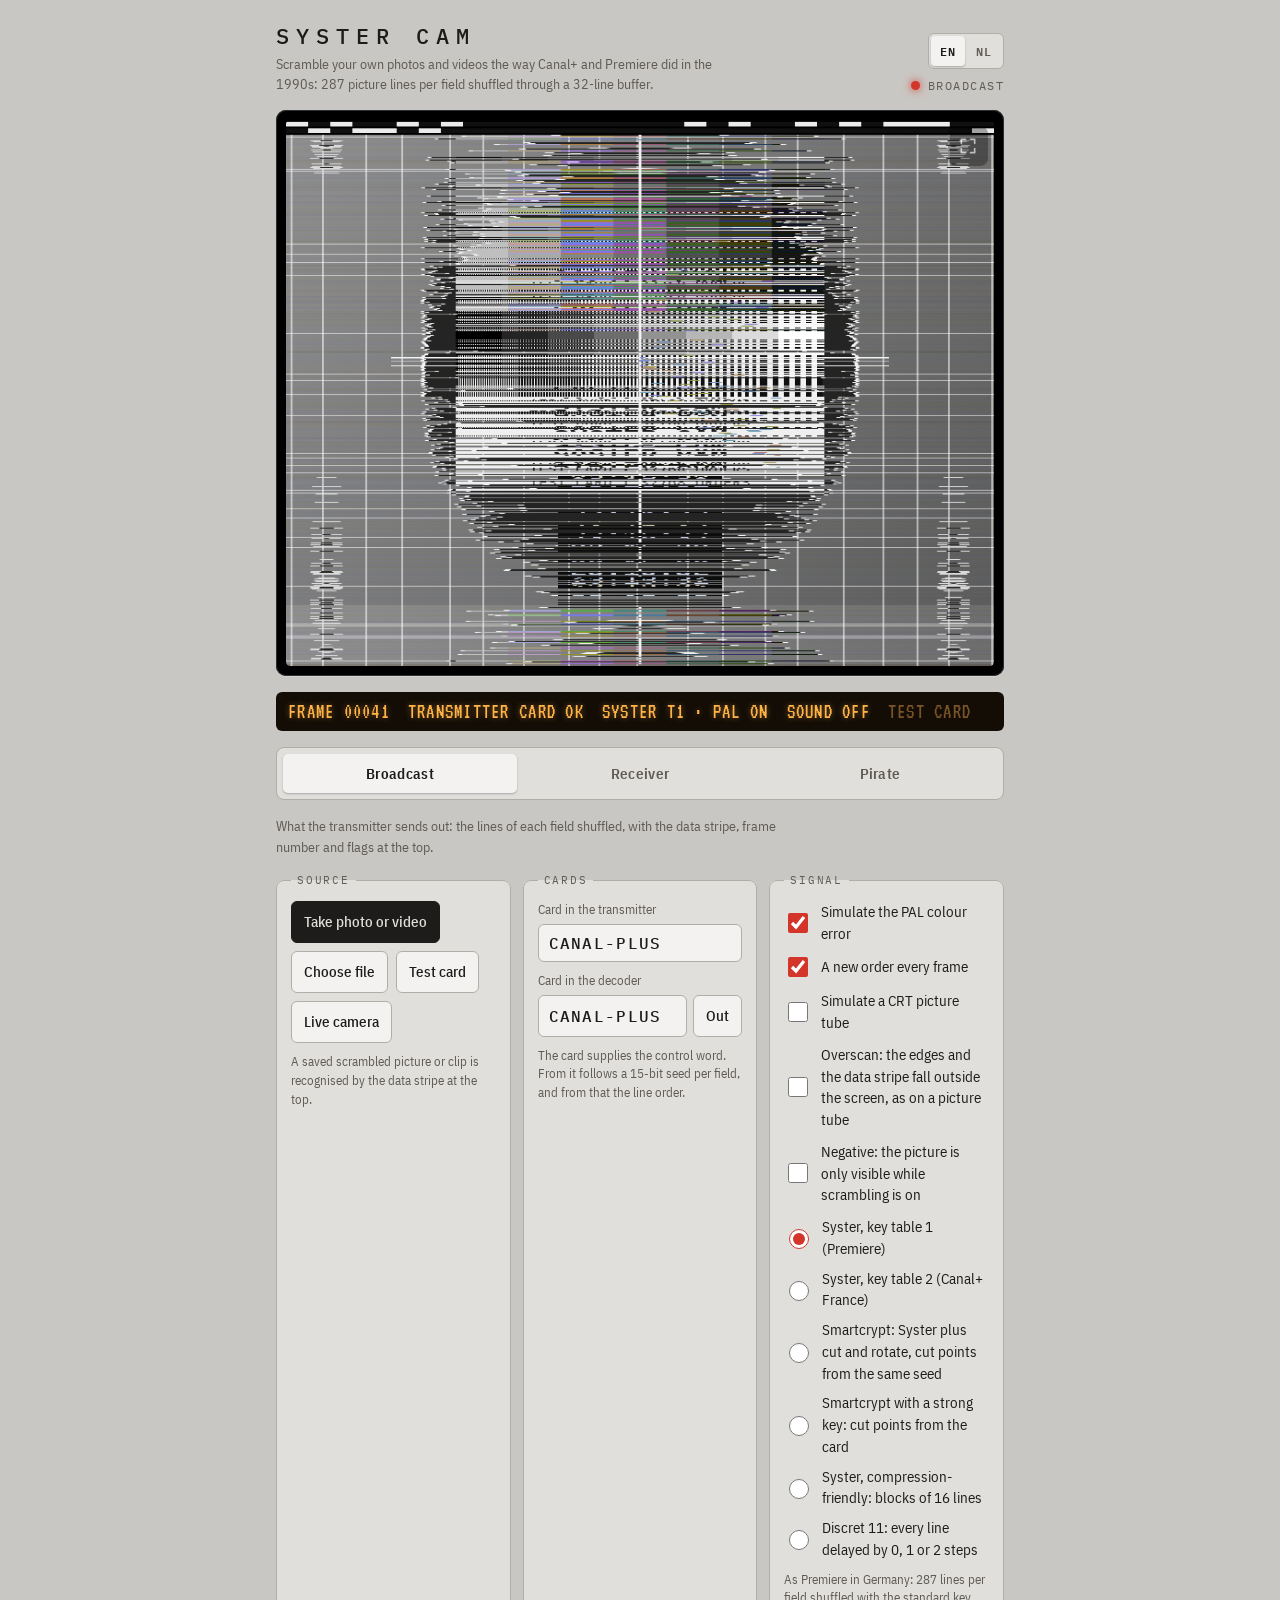
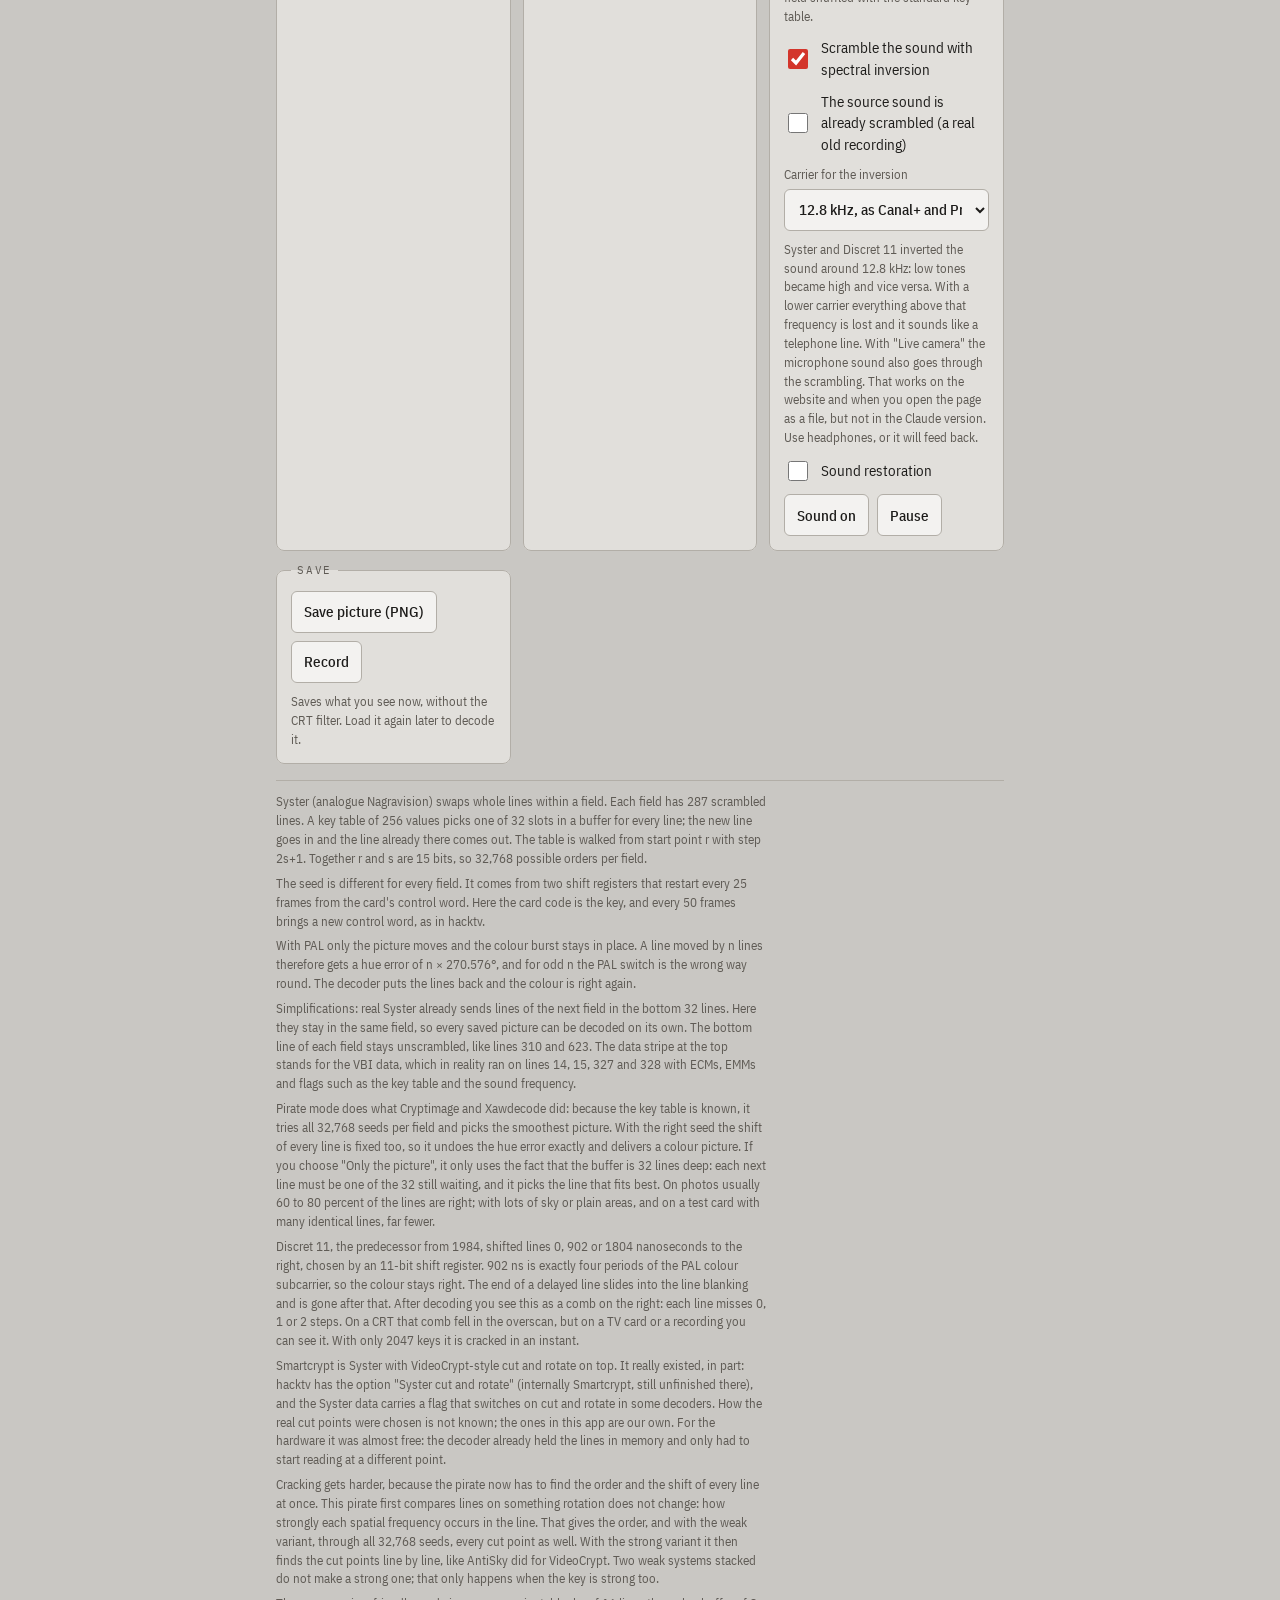
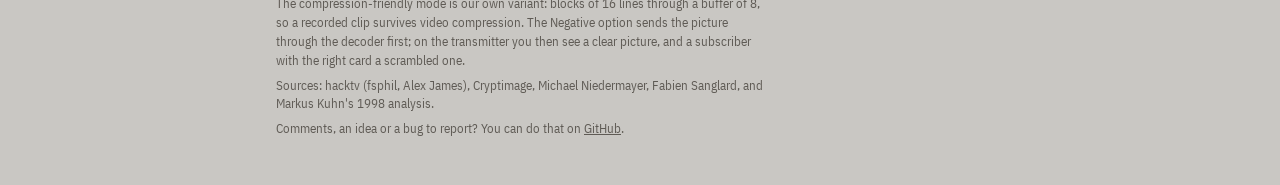
<file: syster/index.html>
<!doctype html><html lang="nl"><head><meta charset=utf8><meta name=viewport content="width=device-width,initial-scale=1,viewport-fit=cover"><style>:root{color-scheme:light;box-sizing:border-box;padding-top:env(safe-area-inset-top,0px);padding-bottom:env(safe-area-inset-bottom,0px)}body{margin:0;padding:0;font:14px -apple-system,BlinkMacSystemFont,sans-serif;background:#fff;color:#000}img{max-width:100%}[hidden]:not([hidden=until-found i]){display:none!important}</style></head><body><link rel="icon" href="../favicon.svg">
<title>Syster Camera</title>
<link rel="stylesheet" href="../fonts/fonts.css">
<style>
/* Layout: one centred column like the front of a decoder box — screen in a bezel, a display strip, then control panels. Sister of VideoCrypt Cam: same box, amber display. */
:root{
  --case:#c9c7c3;        /* warm grey decoder plastic */
  --panel:#e1dfdb;
  --ink:#1d1c1a;
  --muted:#5f5b55;
  --rule:#b2aea7;
  --led:#d3352b;         /* standby LED red */
  --vfd-bg:#130d06;      /* display glass */
  --vfd:#ffb347;         /* amber segments */
  --vfd-dim:#7a5426;
  --btn:#f3f2f0;
  --btn-ink:#1d1c1a;
  --focus:#2a6fdb;
  --font-ui:"IBM Plex Sans Condensed", "Arial Narrow", system-ui, sans-serif;
  --font-mono:"IBM Plex Mono", ui-monospace, Menlo, Consolas, monospace;
  --font-vfd:"VT323", "IBM Plex Mono", ui-monospace, monospace;
}
@media (prefers-color-scheme: dark){:root:not([data-theme="light"]){
  --case:#171614;--panel:#22201d;--ink:#e8e6e2;--muted:#a19c94;--rule:#3a3732;--led:#ff5d50;
  --vfd-bg:#0b0703;--vfd:#ffb347;--vfd-dim:#6a4a22;--btn:#2d2a26;--btn-ink:#e8e6e2;--focus:#7fb0ff;color-scheme:dark}}
:root[data-theme="dark"]{
  --case:#171614;--panel:#22201d;--ink:#e8e6e2;--muted:#a19c94;--rule:#3a3732;--led:#ff5d50;
  --vfd-bg:#0b0703;--vfd:#ffb347;--vfd-dim:#6a4a22;--btn:#2d2a26;--btn-ink:#e8e6e2;--focus:#7fb0ff;color-scheme:dark}

*{box-sizing:border-box}
body{background:var(--case);color:var(--ink);font-family:var(--font-ui);font-size:15px;line-height:1.45}
.wrap{max-width:760px;margin:0 auto;padding-inline:16px;padding-block:20px 40px;display:flex;flex-direction:column;gap:16px}
header{display:flex;align-items:flex-end;justify-content:space-between;gap:12px;flex-wrap:wrap}
.brand{display:flex;flex-direction:column;gap:2px;min-width:0}
.brand h1{margin:0;font-family:var(--font-mono);font-weight:500;font-size:22px;letter-spacing:.32em;text-transform:uppercase;text-wrap:balance}
.brand p{margin:0;color:var(--muted);font-size:14px;max-width:60ch}
.standby{display:flex;align-items:center;gap:8px;font-family:var(--font-mono);font-size:12px;letter-spacing:.12em;color:var(--muted);text-transform:uppercase}
.standby i{width:9px;height:9px;border-radius:50%;background:var(--led);box-shadow:0 0 8px var(--led)}

.bezel{background:#000;border-radius:10px;padding:10px;box-shadow:inset 0 0 0 1px #2c2f34, 0 1px 0 rgba(255,255,255,.25)}
canvas#out{display:block;width:100%;max-width:100%;aspect-ratio:768/592;height:auto;background:#000;border-radius:4px}

.vfd{background:var(--vfd-bg);color:var(--vfd);font-family:var(--font-vfd);font-size:21px;line-height:1.1;letter-spacing:.06em;
  padding:8px 12px;border-radius:6px;display:flex;flex-wrap:wrap;gap:4px 18px;text-transform:uppercase;font-variant-numeric:tabular-nums;
  text-shadow:0 0 6px rgba(255,179,71,.45)}
.vfd span{white-space:nowrap}
.vfd .dim{color:var(--vfd-dim);text-shadow:none}

.tabs{display:grid;grid-template-columns:repeat(3,1fr);gap:6px;background:var(--panel);padding:6px;border-radius:8px;border:1px solid var(--rule)}
.tabs button{appearance:none;border:0;background:transparent;color:var(--muted);font:600 15px var(--font-ui);padding:10px 6px;border-radius:5px;cursor:pointer;letter-spacing:.02em}
.tabs button[aria-selected="true"]{background:var(--btn);color:var(--ink);box-shadow:0 1px 2px rgba(0,0,0,.25)}
.hint{margin:0;color:var(--muted);font-size:14px;max-width:65ch}

.grid{display:grid;grid-template-columns:repeat(auto-fit,minmax(220px,1fr));gap:12px}
fieldset{margin:0;border:1px solid var(--rule);background:var(--panel);border-radius:8px;padding:12px 14px 14px;display:flex;flex-direction:column;gap:10px;min-width:0}
legend{font-family:var(--font-mono);font-size:11px;letter-spacing:.16em;text-transform:uppercase;color:var(--muted);padding:0 6px}
.row{display:flex;flex-wrap:wrap;gap:8px}
.btn{appearance:none;border:1px solid var(--rule);background:var(--btn);color:var(--btn-ink);font:500 15px var(--font-ui);padding:9px 12px;border-radius:6px;cursor:pointer;min-height:42px}
.btn:hover{border-color:var(--muted)}
.btn.primary{background:var(--ink);color:var(--panel);border-color:var(--ink)}
.btn[aria-pressed="true"]{background:var(--led);border-color:var(--led);color:#fff}
.btn:disabled{opacity:.5;cursor:default}
button:focus-visible,input:focus-visible,select:focus-visible,label.toggle:focus-within{outline:2px solid var(--focus);outline-offset:2px}

.card{display:flex;flex-direction:column;gap:4px}
.card label{font-size:13px;color:var(--muted)}
.slot{display:flex;gap:6px;align-items:stretch}
.slot input{flex:1;min-width:0;font:500 16px var(--font-mono);letter-spacing:.08em;text-transform:uppercase;padding:8px 10px;border-radius:6px;border:1px solid var(--rule);background:var(--btn);color:var(--ink)}
.toggle{display:flex;align-items:center;gap:10px;font-size:15px;cursor:pointer}
.toggle input{width:20px;height:20px;flex:none;accent-color:var(--led)}
.sys{display:flex;flex-direction:column;gap:8px}
.sel{font:500 15px var(--font-ui);padding:8px 10px;border-radius:6px;border:1px solid var(--rule);background:var(--btn);color:var(--ink);min-height:42px;max-width:100%}
.note{margin:0;font-size:13px;color:var(--muted)}
.note.warn{color:var(--led)}
footer{color:var(--muted);font-size:13px;border-top:1px solid var(--rule);padding-top:12px}
footer p{margin:0 0 6px;max-width:70ch}
footer a{color:inherit}
/* CRT filter: only for the eye, the canvas pixels (and so saving and recording) stay untouched */
.screen{position:relative;border-radius:4px;overflow:hidden}
.screen::after{content:"";position:absolute;inset:0;pointer-events:none;opacity:0;transition:opacity .3s}
.bezel.crt{border-radius:22px;padding:14px}
.bezel.crt .screen{border-radius:18px / 22px}
.bezel.crt canvas#out{filter:blur(.45px) contrast(1.12) saturate(1.2) brightness(1.08)}
.bezel.crt .screen::after{opacity:1;
  background:
    radial-gradient(ellipse at center, rgba(0,0,0,0) 58%, rgba(0,0,0,.55) 100%),
    linear-gradient(rgba(0,0,0,.32) 50%, rgba(0,0,0,0) 50%) 0 0 / 100% max(3px, calc(100% / 288)),
    repeating-linear-gradient(90deg, rgba(255,40,40,.07) 0 1px, rgba(40,255,40,.07) 1px 2px, rgba(40,80,255,.07) 2px 3px),
    radial-gradient(ellipse at 30% 20%, rgba(255,255,255,.10), rgba(255,255,255,0) 45%);
  animation:crtflicker 0.12s steps(2) infinite}
.screen canvas.crtgl{position:absolute;inset:0;width:100%;height:100%;display:block;border-radius:inherit}
.bezel.crtgl{border-radius:22px;padding:14px}
.bezel.crtgl .screen{border-radius:18px / 22px}
.bezel.crtgl canvas#out{visibility:hidden}
.bezel.os canvas#out{transform:scale(1.124,1.098)}
.range{width:100%;accent-color:var(--led)}
.vcr{display:flex;flex-wrap:wrap;gap:6px}
.vcr .btn{flex:1 1 0;min-width:0;padding-inline:4px;font-family:var(--font-mono),system-ui,sans-serif}
.vcrpos{width:100%;accent-color:var(--led)}
.counter{margin:0;font:500 15px var(--font-mono);font-variant-numeric:tabular-nums;color:var(--ink)}
@keyframes crtflicker{50%{filter:brightness(1.04)}}
@media (prefers-reduced-motion: reduce){.bezel.crt .screen::after{animation:none}}
@media (prefers-reduced-motion: reduce){.standby i{box-shadow:none}}
.hdr-r{display:flex;flex-direction:column;align-items:flex-end;gap:8px}.lang{display:inline-flex;gap:2px;background:var(--panel);border:1px solid var(--rule);border-radius:6px;padding:2px}.lang button{appearance:none;border:0;background:transparent;color:var(--muted);font:600 12px var(--font-mono);letter-spacing:.08em;padding:5px 9px;border-radius:4px;cursor:pointer;min-height:28px}.lang button[aria-pressed="true"]{background:var(--btn);color:var(--ink);box-shadow:0 1px 2px rgba(0,0,0,.25)}.lang button:focus-visible{outline:2px solid var(--focus);outline-offset:1px}
</style>
<!--fs--><style>
.bezel{position:relative}
.fsbtn{position:absolute;top:16px;right:16px;z-index:5;width:40px;height:40px;display:grid;place-items:center;border:0;border-radius:8px;
  background:rgba(0,0,0,.55);color:#fff;cursor:pointer;opacity:.55;transition:opacity .2s;padding:0}
.fsbtn:hover,.fsbtn:focus-visible{opacity:1}
.fsbtn:focus-visible{outline:2px solid var(--focus,#2a6fdb);outline-offset:2px}
.fsbtn svg{width:20px;height:20px;fill:none;stroke:currentColor;stroke-width:2;stroke-linecap:round;stroke-linejoin:round}
.fsbtn .ex{display:none}
.bezel.fs .fsbtn .en{display:none}.bezel.fs .fsbtn .ex{display:block}
.bezel.fs{position:fixed;inset:0;z-index:1000;margin:0;padding:0;border-radius:0;box-shadow:none;background:#000;display:flex;align-items:center;justify-content:center}
.bezel.fs .screen{width:min(100vw,calc(100dvh * var(--ar,1.3)));max-height:100dvh}
.bezel.fs .fsbtn{top:max(12px,env(safe-area-inset-top));right:max(12px,env(safe-area-inset-right))}
.bezel.fs.idle{cursor:none}.bezel.fs.idle .fsbtn{opacity:0}
body.fslock{overflow:hidden}
.fstabs{display:none}
.bezel.fs .fstabs{display:flex;position:absolute;left:50%;bottom:max(16px,env(safe-area-inset-bottom));transform:translateX(-50%);z-index:5;gap:4px;padding:4px;border-radius:10px;background:rgba(0,0,0,.6);transition:opacity .2s}
.fstabs button{appearance:none;border:0;background:transparent;color:#ddd;font:600 15px var(--font-ui,system-ui);padding:10px 14px;border-radius:7px;cursor:pointer;min-height:40px}
.fstabs button[aria-pressed="true"]{background:rgba(255,255,255,.9);color:#111}
.fstabs button:focus-visible{outline:2px solid var(--focus,#2a6fdb);outline-offset:1px}
.bezel.fs.idle .fstabs{opacity:0;pointer-events:none}
@media (prefers-reduced-motion: reduce){.fsbtn{transition:none}}
</style><!--/fs-->

<div class="wrap">
  <header>
    <div class="brand">
      <h1>Syster&nbsp;Cam</h1>
      <p>Scramble je eigen foto's en video's zoals Canal+ en Premiere in de jaren 90: per veld 287 beeldlijnen door elkaar gehusseld via een buffer van 32 lijnen.</p>
    </div>
    <div class="hdr-r"><div class="lang" role="group" aria-label="Taal / Language" data-noi18n><button type="button" data-l="en" lang="en">EN</button><button type="button" data-l="nl" lang="nl">NL</button></div><div class="standby"><i></i><span id="ledtxt">Uitzending</span></div></div>
  </header>

  <div class="bezel" id="bezel"><!--fs--><button type="button" class="fsbtn" id="btnFs" aria-label="Volledig scherm" title="Volledig scherm"><svg class="en" viewBox="0 0 24 24" aria-hidden="true"><path d="M4 9V4h5M15 4h5v5M20 15v5h-5M9 20H4v-5"/></svg><svg class="ex" viewBox="0 0 24 24" aria-hidden="true"><path d="M9 4v5H4M20 9h-5V4M15 20v-5h5M4 15h5v5"/></svg></button><div class="fstabs" role="group" aria-label="Weergave"><button type="button" data-t="tab-tx">Uitzending</button><button type="button" data-t="tab-rx">Ontvanger</button><button type="button" data-t="tab-crack">Piraat</button></div><!--/fs--><div class="screen"><canvas id="out" width="768" height="592" aria-label="Beeld"></canvas></div></div>

  <div class="vfd" id="vfd" aria-live="polite">
    <span id="vfdFrame">Frame 00000</span><span id="vfdCard">Kaart --</span><span id="vfdPal">Syster · PAL aan</span><span id="vfdSound">Geluid uit</span><span id="vfdMsg" class="dim">Testbeeld</span>
  </div>

  <div class="tabs" role="tablist" aria-label="Weergave">
    <button role="tab" id="tab-tx" aria-selected="true">Uitzending</button>
    <button role="tab" id="tab-rx" aria-selected="false">Ontvanger</button>
    <button role="tab" id="tab-crack" aria-selected="false">Piraat</button>
  </div>
  <p class="hint" id="hint"></p>

  <div class="grid">
    <fieldset>
      <legend>Bron</legend>
      <div class="row">
        <button class="btn primary" id="btnCapture">Foto of video maken</button>
        <button class="btn" id="btnPick">Bestand kiezen</button>
        <button class="btn" id="btnTest">Testbeeld</button>
        <button class="btn" id="btnLive">Live camera</button>
      </div>
      <p class="note" id="srcNote">Een opgeslagen gescrambeld beeld of filmpje wordt herkend aan de datastreep bovenin.</p>
      <input type="file" id="cap" accept="image/*,video/*" capture="environment" hidden>
      <input type="file" id="pick" accept="image/*,video/*" hidden>
    </fieldset>

    <fieldset id="fsVcr" hidden>
      <legend>Videorecorder</legend>
      <div class="vcr" role="group" aria-label="Videorecorder">
        <button class="btn" id="vcrStart" title="Naar het begin" aria-label="Naar het begin">⏮</button>
        <button class="btn" id="vcrRew" title="Terugspoelen (nog eens drukken voor sneller)" aria-label="Terugspoelen" aria-pressed="false">◀◀</button>
        <button class="btn" id="vcrBack" title="Eén beeld terug" aria-label="Eén beeld terug">◀❙</button>
        <button class="btn" id="vcrPlay" title="Afspelen" aria-label="Afspelen" aria-pressed="true">▶</button>
        <button class="btn" id="vcrPause" title="Pauze" aria-label="Pauze" aria-pressed="false">❙❙</button>
        <button class="btn" id="vcrFwd" title="Eén beeld vooruit" aria-label="Eén beeld vooruit">❙▶</button>
        <button class="btn" id="vcrFf" title="Vooruitspoelen (nog eens drukken voor sneller)" aria-label="Vooruitspoelen" aria-pressed="false">▶▶</button>
      </div>
      <input type="range" class="vcrpos" id="vcrPos" min="0" max="1000" value="0" aria-label="Positie in de video">
      <p class="counter" id="vcrTime">0:00:00 / 0:00:00</p>
    </fieldset>

    <fieldset>
      <legend>Kaarten</legend>
      <div class="card">
        <label for="txKey">Kaart in de zender</label>
        <div class="slot"><input id="txKey" value="CANAL-PLUS" autocomplete="off" spellcheck="false" maxlength="24"></div>
      </div>
      <div class="card">
        <label for="rxKey">Kaart in de decoder</label>
        <div class="slot">
          <input id="rxKey" value="CANAL-PLUS" autocomplete="off" spellcheck="false" maxlength="24">
          <button class="btn" id="btnEject" title="Kaart verwijderen">Eruit</button>
        </div>
      </div>
      <p class="note">De kaart levert het controlewoord. Daaruit volgt per veld een seed van 15 bits, en daaruit de lijnvolgorde.</p>
    </fieldset>

    <fieldset>
      <legend>Signaal</legend>
      <label class="toggle"><input type="checkbox" id="optPal" checked> PAL-kleurfout nabootsen</label>
      <label class="toggle"><input type="checkbox" id="optFrame" checked> Elk beeld een nieuwe volgorde</label>
      <label class="toggle"><input type="checkbox" id="optCrt"> CRT-beeldbuis nabootsen</label>
      <label class="toggle" id="lblOverscan"><input type="checkbox" id="optOverscan"> Overscan: de randen en de datastreep vallen buiten beeld, zoals op een beeldbuis</label>
      <label class="toggle"><input type="checkbox" id="optNeg"> Negatief: het beeld is alleen te zien als de scrambling aan staat</label>
      <div class="sys" role="radiogroup" aria-label="Systeem">
        <label class="toggle"><input type="radio" name="sys" id="sysS1" value="s1" checked> Syster, sleuteltabel 1 (Premiere)</label>
        <label class="toggle"><input type="radio" name="sys" id="sysS2" value="s2"> Syster, sleuteltabel 2 (Canal+ Frankrijk)</label>
        <label class="toggle"><input type="radio" name="sys" id="sysCnr" value="cnr"> Smartcrypt: Syster plus knippen en draaien, snijpunten uit dezelfde seed</label>
        <label class="toggle"><input type="radio" name="sys" id="sysCnrS" value="cnrs"> Smartcrypt met sterke sleutel: snijpunten uit de kaart</label>
        <label class="toggle"><input type="radio" name="sys" id="sysBlk" value="blk"> Syster, compressievriendelijk: blokken van 16 lijnen</label>
        <label class="toggle"><input type="radio" name="sys" id="sysD11" value="d11"> Discret 11: elke lijn 0, 1 of 2 stappen vertraagd</label>
      </div>
      <p class="note" id="sysNote"></p>
      <label class="toggle"><input type="checkbox" id="optSound" checked> Geluid scramblen met spectrale inversie</label>
      <label class="toggle"><input type="checkbox" id="optSrcSnd"> Het geluid van de bron is al gescrambeld (echte oude opname)</label>
      <div class="card">
        <label for="optCarrier">Draaggolf voor de inversie</label>
        <select id="optCarrier" class="sel">
          <option value="0">12,8 kHz, zoals Canal+ en Premiere</option>
          <option value="1">9 kHz</option>
          <option value="2">6 kHz</option>
          <option value="3">3 kHz</option>
        </select>
      </div>
      <p class="note" id="soundNote">Syster en Discret 11 draaiden het geluid om rond 12,8&nbsp;kHz: lage tonen werden hoog en andersom. Met een lagere draaggolf valt alles boven die frequentie weg en klinkt het als een telefoonlijn. Met "Live camera" gaat ook het geluid van de microfoon door de scrambling. Dat werkt op de website en als je de pagina als bestand opent, maar niet in de Claude-versie. Gebruik een koptelefoon, anders gaat het rondzingen.</p>
      <label class="toggle"><input type="checkbox" id="optRestore"> Geluidsversterking</label>
      <div class="card" id="restoreBox" hidden>
        <label for="optRestoreAmt">Sterkte <span id="restoreVal">12 dB</span></label>
        <input type="range" class="range" id="optRestoreAmt" min="3" max="24" step="1" value="12">
        <p class="note">Herstelt dun, zacht geluid van oude opnames en YouTube-video's. Bij het omkeren komt de bas uit het hoogste deel van het gescrambelde geluid, en dat deel is op videobanden en door compressie grotendeels verloren gegaan. De versterking haalt de lage en middentonen weer op en maakt het geheel luider. Voor een echte oude opname zonder datastreep: kies hem via "Bestand kiezen" en zet "Het geluid van de bron is al gescrambeld" aan. Op de Uitzending hoor je hem dan gescrambeld, in de Ontvanger (met kaart) en bij de Piraat omgedraaid. Zet daar eventueel Geluidsversterking bij.</p>
      </div>
      <div class="row">
        <button class="btn" id="btnSound" aria-pressed="false">Geluid aan</button>
        <button class="btn" id="btnPause" aria-pressed="false">Pauze</button>
      </div>
      <div class="card" id="crackBox" hidden>
        <label for="optCrack">Wat de piraat weet</label>
        <select id="optCrack" class="sel">
          <option value="table">Het algoritme en de sleuteltabel</option>
          <option value="image">Alleen het beeld</option>
        </select>
        <div class="row"><button class="btn" id="btnCrack">Kraak dit beeld</button></div>
      </div>
    </fieldset>

    <fieldset id="fsSave" hidden>
      <legend>Opslaan</legend>
      <div class="row">
        <button class="btn" id="btnSave">Beeld opslaan (PNG)</button>
        <button class="btn" id="btnRec" aria-pressed="false" hidden>Opnemen</button>
      </div>
      <p class="note" id="saveNote">Slaat op wat je nu ziet, zonder CRT-filter. Laad het later weer in om te ontsleutelen.</p>
    </fieldset>
  </div>

  <footer>
    <p>Syster (Nagravision, analoog) verwisselt hele lijnen binnen een veld. Elk veld telt 287 gescrambelde lijnen. Een sleuteltabel van 256 waarden kiest bij elke lijn een van 32 vakjes in een buffer; de nieuwe lijn gaat erin en de lijn die er al in zat komt eruit. De tabel wordt doorlopen vanaf startpunt r met stap 2s+1. Samen zijn r en s 15 bits, dus 32.768 mogelijke volgordes per veld.</p>
    <p>De seed is elk veld anders. Hij komt uit twee schuifregisters die elke 25 beelden opnieuw beginnen met het controlewoord van de kaart. Hier is de kaartcode de sleutel, en elke 50 beelden komt er een nieuw controlewoord, zoals in hacktv.</p>
    <p>Bij PAL verhuist alleen het beeld en blijft de kleurburst op zijn plek. Een lijn die n lijnen verschuift, krijgt daardoor een tintfout van n × 270,576°, en bij een oneven n staat de PAL-schakelaar verkeerd om. De decoder zet de lijnen terug en de kleur klopt weer.</p>
    <p>Vereenvoudigingen: echte Syster stuurt in de onderste 32 lijnen al lijnen van het volgende veld mee. Hier blijven die in hetzelfde veld, zodat elk opgeslagen beeld op zichzelf te ontsleutelen is. De onderste lijn van elk veld blijft ongescrambeld, zoals lijn 310 en 623. De datastreep bovenin staat voor de VBI-data, die in het echt op lijnen 14, 15, 327 en 328 liep met ECM's, EMM's en vlaggen zoals de sleuteltabel en de geluidsfrequentie.</p>
    <p>De Piraat-modus doet wat Cryptimage en Xawdecode deden: omdat de sleuteltabel bekend is, probeert hij alle 32.768 seeds per veld en kiest het gladste beeld. Met de goede seed ligt ook de verschuiving van elke lijn vast, dus hij draait de tintfout exact terug en levert een kleurenbeeld. Kies je "Alleen het beeld", dan gebruikt hij alleen dat de buffer 32 lijnen groot is: elke volgende lijn moet een van de 32 zijn die nog wachten, en hij kiest de lijn die het best aansluit. Op foto's klopt dan meestal 60 tot 80 procent van de lijnen; bij veel lucht of effen vlakken, en op een testbeeld met veel gelijke lijnen, veel minder.</p>
    <p>Discret 11, de voorganger uit 1984, verschoof lijnen 0, 902 of 1804 nanoseconden naar rechts, gekozen door een schuifregister van 11 bits. 902 ns is precies vier perioden van de PAL-kleurdraaggolf, dus de kleur blijft goed. Het eind van een vertraagde lijn schuift de lijnonderdrukking in en is daarna weg. Na het decoderen zie je dat als een kam aan de rechterkant: per lijn ontbreekt 0, 1 of 2 stappen. Op een beeldbuis viel die kam in de overscan, maar op een tv-kaart of een opname zie je hem. Met maar 2047 sleutels is hij in een oogwenk te kraken.</p>
    <p>Smartcrypt is Syster met daarbovenop knippen en draaien zoals VideoCrypt. Dat bestond echt, deels: hacktv kent de optie "Syster cut and rotate" (intern Smartcrypt, daar nog onaf), en in de Syster-data zit een vlag die op sommige decoders knippen en draaien aanzet. Hoe de echte snijpunten werden gekozen is niet bekend; die van deze app zijn eigen werk. Voor de hardware was het bijna gratis: de decoder had de lijnen al in een geheugen staan en hoefde alleen op een ander punt te beginnen met uitlezen.</p>
    <p>Kraken wordt lastiger, want de piraat moet nu tegelijk de volgorde en de verschuiving van elke lijn vinden. Deze piraat vergelijkt lijnen eerst op iets wat ronddraaien niet verandert: hoe sterk elke ruimtelijke frequentie in de lijn voorkomt. Zo vindt hij de volgorde, en met de zwakke variant via alle 32.768 seeds meteen ook alle snijpunten. Bij de sterke variant zoekt hij de snijpunten daarna lijn voor lijn, zoals AntiSky bij VideoCrypt. Twee zwakke systemen op elkaar maken samen nog geen sterk systeem; dat lukt pas als ook de sleutel sterk is.</p>
    <p>De compressievriendelijke modus is een eigen variant: blokken van 16 lijnen door een buffer van 8, zodat een opgenomen filmpje de videocompressie overleeft. De optie Negatief stuurt het beeld eerst door de decoder; op de zender zie je dan een helder beeld en een abonnee met de juiste kaart juist een gescrambeld beeld.</p>
    <p>Bronnen: hacktv (fsphil, Alex James), Cryptimage, Michael Niedermayer, Fabien Sanglard, en de analyse van Markus Kuhn uit 1998.</p>
    <p class="feedback">Reageren, een idee of een fout melden? Dat kan op <a href="https://github.com/TQ255/Analog-Crypt/discussions" target="_blank" rel="noopener">GitHub</a>.</p>
  </footer>
</div>

<!--i18n--><script>
(() => {
  const D = {"Uitzending": "Broadcast", "Beeld": "Picture", "Weergave": "View", "Ontvanger": "Receiver", "Piraat": "Pirate", "Bron": "Source", "Foto of video maken": "Take photo or video", "Bestand kiezen": "Choose file", "Testbeeld": "Test card", "Live camera": "Live camera", "Een opgeslagen gescrambeld beeld of filmpje wordt herkend aan de datastreep bovenin.": "A saved scrambled picture or clip is recognised by the data stripe at the top.", "Videorecorder": "Video recorder", "Naar het begin": "Back to start", "Terugspoelen (nog eens drukken voor sneller)": "Rewind (press again for faster)", "Terugspoelen": "Rewind", "Eén beeld terug": "One frame back", "Afspelen": "Play", "Pauze": "Pause", "Verder": "Resume", "Eén beeld vooruit": "One frame forward", "Vooruitspoelen (nog eens drukken voor sneller)": "Fast forward (press again for faster)", "Vooruitspoelen": "Fast forward", "Positie in de video": "Position in the video", "Smartcards": "Smartcards", "Kaarten": "Cards", "Kaart in de zender": "Card in the transmitter", "Kaart in de ontvanger": "Card in the receiver", "Kaart in de decoder": "Card in the decoder", "Kaart verwijderen": "Remove card", "Kaart erin doen": "Insert card", "Eruit": "Out", "Erin": "In", "Signaal": "Signal", "Systeem": "System", "CRT-beeldbuis nabootsen": "Simulate a CRT picture tube", "Overscan: de randen en de datastreep vallen buiten beeld, zoals op een beeldbuis": "Overscan: the edges and the data stripe fall outside the screen, as on a picture tube", "Negatief: het beeld is alleen te zien als de scrambling aan staat": "Negative: the picture is only visible while scrambling is on", "Geluid scramblen met spectrale inversie": "Scramble the sound with spectral inversion", "Het geluid van de bron is al gescrambeld (echte oude opname)": "The source sound is already scrambled (a real old recording)", "Draaggolf voor de inversie": "Carrier for the inversion", "Geluidsversterking": "Sound restoration", "Sterkte": "Strength", "Geluid aan": "Sound on", "Geluid uit": "Sound off", "Kraak dit beeld": "Crack this picture", "Opslaan": "Save", "Beeld opslaan (PNG)": "Save picture (PNG)", "Opnemen": "Record", "Stop opname": "Stop recording", "Slaat op wat je nu ziet, zonder CRT-filter. Laad het later weer in om te ontsleutelen.": "Saves what you see now, without the CRT filter. Load it again later to decode it.", "PAL aan": "PAL on", "PAL uit": "PAL off", "Kaart --": "Card --", "Kaart OK": "Card OK", "Geen kaart": "No card", "Verkeerde kaart": "Wrong card", "Geen kaart nodig": "No card needed", "Geen signaal": "No signal", "Bron al gescrambeld": "Source already scrambled", "Geluid helder": "Sound clear", "Geluid versterkt": "Sound restored", "Geluid versleuteld": "Sound encrypted", "Geen geluid hier": "No sound here", "Tik op Pauze om af te spelen": "Tap Pause to play", "Dit bestand kan ik niet openen": "This file cannot be opened", "Live met geluid": "Live with sound", "Live": "Live", "Video": "Video", "Foto": "Photo", "Klaar": "Done", "Einde": "End", "Gekraakt": "Cracked", "Kraken mislukt": "Cracking failed", "Live camera wordt hier geblokkeerd. Gebruik \"Foto of video maken\": op een telefoon opent dat de camera.": "The live camera is blocked here. Use \"Take photo or video\": on a phone that opens the camera.", "Niet opgeslagen.": "Not saved.", "Er staat al een opslagvraag open.": "A save request is already open.", "Opslaan lukt hier niet.": "Saving does not work here.", "Opnemen wordt hier niet ondersteund.": "Recording is not supported here.", "Herstelt dun, zacht geluid van oude opnames en YouTube-video's. Bij het omkeren komt de bas uit het hoogste deel van het gescrambelde geluid, en dat deel is op videobanden en door compressie grotendeels verloren gegaan. De versterking haalt de lage en middentonen weer op en maakt het geheel luider. Voor een echte oude opname zonder datastreep: kies hem via \"Bestand kiezen\" en zet \"Het geluid van de bron is al gescrambeld\" aan. Op de Uitzending hoor je hem dan gescrambeld, in de Ontvanger (met kaart) en bij de Piraat omgedraaid. Zet daar eventueel Geluidsversterking bij.": "Restores thin, quiet sound from old recordings and YouTube videos. When the spectrum is turned back, the bass comes from the top of the scrambled sound, and that part was largely lost on videotape and through compression. The restoration lifts the low and middle tones and makes the whole louder. For a real old recording without a data stripe: choose it with \"Choose file\" and switch on \"The source sound is already scrambled\". On Broadcast you then hear it scrambled; in the Receiver (with a card) and for the Pirate it is turned back. Add Sound restoration there if needed.", "Wat een abonnee ziet. Zelfde kaart als de zender geeft een helder beeld; een andere kaart niet; zonder kaart verschijnt de bekende melding.": "What a subscriber sees. The same card as the transmitter gives a clear picture; another card does not; without a card the familiar message appears.", "Wat de piraat weet": "What the pirate knows", "Elk beeld een nieuwe volgorde": "A new order every frame", "PAL-kleurfout nabootsen": "Simulate the PAL colour error", "Beelden doortellen": "Count frames", "VideoCrypt Cam": "VideoCrypt Cam", "Scramble je eigen foto's en video's zoals Sky in 1990: elke beeldlijn geknipt op een van 256 punten en rondgedraaid.": "Scramble your own photos and videos the way Sky did in 1990: every picture line cut at one of 256 points and rotated.", "PAL-kleurdraaiing nabootsen": "Simulate the PAL colour rotation", "Elk beeld nieuwe snijpunten": "New cut points every frame", "VideoCrypt: elke lijn rondgedraaid": "VideoCrypt: every line rotated", "VideoCrypt, compressievriendelijk: blokken van 16 lijnen": "VideoCrypt, compression-friendly: blocks of 16 lines", "VideoCrypt S: lijnen gehusseld in blokken van 47": "VideoCrypt S: lines shuffled in blocks of 47", "12,51 kHz, zoals BBC Select": "12.51 kHz, as BBC Select", "Sky zond het geluid bij VideoCrypt onversleuteld uit. BBC Select draaide het spectrum om rond 12,51 kHz: lage tonen werden hoog en andersom. Met een lagere draaggolf valt alles boven die frequentie weg en klinkt het als een telefoonlijn. Met \"Live camera\" gaat ook het geluid van de microfoon door de scrambling. Dat werkt op de website en als je de pagina als bestand opent, maar niet in de Claude-versie. Gebruik een koptelefoon, anders gaat het rondzingen.": "Sky sent the sound unencrypted with VideoCrypt. BBC Select inverted the spectrum around 12.51 kHz: low tones became high and vice versa. With a lower carrier everything above that frequency is lost and it sounds like a telephone line. With \"Live camera\" the microphone sound also goes through the scrambling. That works on the website and when you open the page as a file, but not in the Claude version. Use headphones, or it will feed back.", "Doorlopend kraken": "Crack continuously", "Stop met kraken": "Stop cracking", "Hele video kraken": "Crack the whole video", "Gekraakte video afspelen": "Play cracked video", "Stop afspelen": "Stop playback", "Video gekraakt": "Video cracked", "VideoCrypt S was de variant die de BBC voor BBC Select gebruikte: geen lijnen rondgedraaid maar hele lijnen van plek gewisseld binnen blokken van 47, omdat lijnrotatie slecht tegen echo's bij antenne-ontvangst kon.": "VideoCrypt S was the variant the BBC used for BBC Select: no lines rotated, but whole lines swapped within blocks of 47, because line rotation coped badly with echoes in aerial reception.", "Het snijpunt of de lijnvolgorde komt uit een pseudo-willekeurige reeks met de kaartcode als sleutel, zoals bij de echte smartcard. Het framenummer en een kaartcontrole staan als datastreep in de bovenste lijnen, net als de VBI-data van VideoCrypt.": "The cut point or line order comes from a pseudo-random sequence keyed by the card code, as with the real smartcard. The frame number and a card check sit as a data stripe in the top lines, like VideoCrypt's VBI data.", "Net als bij echt VideoCrypt blijft het meest linkse stukje van elke lijn ongescrambeld. Op een beeldbuis-tv viel dat weg achter de rand van het scherm, maar een tv-kaart liet het zien.": "As with real VideoCrypt, the leftmost bit of each line stays unscrambled. On a CRT television it was hidden behind the edge of the screen, but a TV card showed it.", "De Piraat-modus kraakt een beeld zonder kaart door elke lijn te vergelijken met de vorige, naar de methode van Markus Kuhn (AntiSky, 1994). Voor VideoCrypt gebruikt hij ook die ongescrambelde rand: de eerste rondgedraaide pixel moet er netjes op aansluiten. Als beveiliging is dit dus niets waard.": "Pirate mode cracks a picture without a card by comparing each line with the one before, after Markus Kuhn's method (AntiSky, 1994). For VideoCrypt it also uses the unscrambled edge: the first rotated pixel has to continue it neatly. As security this is worth nothing.", "In de Piraat-modus kan de kraker ook doorlopend werken, zoals de pc-decoders met een tv-kaart rond 1995. Hij kraakt dan zo snel als de computer toelaat, een paar beelden per seconde. Hele video kraken loopt een geladen filmpje beeld voor beeld door en speelt het resultaat daarna op normale snelheid af.": "In Pirate mode the cracker can also run continuously, like the PC decoders with a TV card around 1995. It then cracks as fast as the computer allows, a few frames per second. Crack the whole video steps through a loaded clip frame by frame and then plays the result back at normal speed.", "De optie Negatief draait de rollen om. Het beeld gaat eerst door de decoder en daarna door de scrambler, die het precies weer in elkaar zet. Op de zender zie je dan het heldere beeld, zonder kaart ook. Een abonnee met de juiste kaart krijgt juist een gescrambeld beeld.": "The Negative option swaps the roles. The picture first goes through the decoder and then through the scrambler, which puts it exactly back together. On the transmitter you then see the clear picture, even without a card. A subscriber with the right card gets a scrambled picture instead.", "Het geluid van het testbeeld is een eigen herkenningsmelodie. Spectrale inversie heeft geen sleutel: de Piraat-modus draait het spectrum gewoon nog een keer om.": "The test card sound is an original ident. Spectral inversion has no key: Pirate mode simply inverts the spectrum once more.", "VC blok": "VC block", "Wat de satelliet uitzendt: elke lijn rondgedraaid, bovenin de datastreep met framenummer.": "What the satellite sends out: every line rotated, with the data stripe and frame number at the top.", "Wat een abonnee ziet. Zelfde code als de zender geeft een helder beeld; een andere code niet; geen kaart geeft de bekende melding.": "What a subscriber sees. The same code as the transmitter gives a clear picture; another code does not; no card gives the familiar message.", "Zonder kaart: de computer zoekt per lijn het snijpunt door hem met de vorige lijn te vergelijken. Werkt het best op beelden met veel structuur.": "Without a card: the computer finds the cut point of each line by comparing it with the line before. Works best on pictures with lots of structure.", "Zoals Sky het uitzond: elke lijn op een van 256 punten geknipt.": "As Sky broadcast it: every line cut at one of 256 points.", "Voor video die je wilt opnemen en later ontsleutelen. Grover beeld, makkelijker te kraken.": "For video you want to record and decode later. Coarser picture, easier to crack.", "Zoals BBC Select: hele lijnen verwisseld binnen vaste blokken van 47. Een verplaatste lijn krijgt ook een kleurfout.": "As BBC Select: whole lines swapped within fixed blocks of 47. A moved line also gets a colour error.", "Syster Cam": "Syster Cam", "Scramble je eigen foto's en video's zoals Canal+ en Premiere in de jaren 90: per veld 287 beeldlijnen door elkaar gehusseld via een buffer van 32 lijnen.": "Scramble your own photos and videos the way Canal+ and Premiere did in the 1990s: 287 picture lines per field shuffled through a 32-line buffer.", "De kaart levert het controlewoord. Daaruit volgt per veld een seed van 15 bits, en daaruit de lijnvolgorde.": "The card supplies the control word. From it follows a 15-bit seed per field, and from that the line order.", "Syster, sleuteltabel 1 (Premiere)": "Syster, key table 1 (Premiere)", "Syster, sleuteltabel 2 (Canal+ Frankrijk)": "Syster, key table 2 (Canal+ France)", "Smartcrypt: Syster plus knippen en draaien, snijpunten uit dezelfde seed": "Smartcrypt: Syster plus cut and rotate, cut points from the same seed", "Smartcrypt met sterke sleutel: snijpunten uit de kaart": "Smartcrypt with a strong key: cut points from the card", "Syster, compressievriendelijk: blokken van 16 lijnen": "Syster, compression-friendly: blocks of 16 lines", "Discret 11: elke lijn 0, 1 of 2 stappen vertraagd": "Discret 11: every line delayed by 0, 1 or 2 steps", "12,8 kHz, zoals Canal+ en Premiere": "12.8 kHz, as Canal+ and Premiere", "Syster en Discret 11 draaiden het geluid om rond 12,8 kHz: lage tonen werden hoog en andersom. Met een lagere draaggolf valt alles boven die frequentie weg en klinkt het als een telefoonlijn. Met \"Live camera\" gaat ook het geluid van de microfoon door de scrambling. Dat werkt op de website en als je de pagina als bestand opent, maar niet in de Claude-versie. Gebruik een koptelefoon, anders gaat het rondzingen.": "Syster and Discret 11 inverted the sound around 12.8 kHz: low tones became high and vice versa. With a lower carrier everything above that frequency is lost and it sounds like a telephone line. With \"Live camera\" the microphone sound also goes through the scrambling. That works on the website and when you open the page as a file, but not in the Claude version. Use headphones, or it will feed back.", "Het algoritme en de sleuteltabel": "The algorithm and the key table", "Alleen het beeld": "Only the picture", "Syster (Nagravision, analoog) verwisselt hele lijnen binnen een veld. Elk veld telt 287 gescrambelde lijnen. Een sleuteltabel van 256 waarden kiest bij elke lijn een van 32 vakjes in een buffer; de nieuwe lijn gaat erin en de lijn die er al in zat komt eruit. De tabel wordt doorlopen vanaf startpunt r met stap 2s+1. Samen zijn r en s 15 bits, dus 32.768 mogelijke volgordes per veld.": "Syster (analogue Nagravision) swaps whole lines within a field. Each field has 287 scrambled lines. A key table of 256 values picks one of 32 slots in a buffer for every line; the new line goes in and the line already there comes out. The table is walked from start point r with step 2s+1. Together r and s are 15 bits, so 32,768 possible orders per field.", "De seed is elk veld anders. Hij komt uit twee schuifregisters die elke 25 beelden opnieuw beginnen met het controlewoord van de kaart. Hier is de kaartcode de sleutel, en elke 50 beelden komt er een nieuw controlewoord, zoals in hacktv.": "The seed is different for every field. It comes from two shift registers that restart every 25 frames from the card's control word. Here the card code is the key, and every 50 frames brings a new control word, as in hacktv.", "Bij PAL verhuist alleen het beeld en blijft de kleurburst op zijn plek. Een lijn die n lijnen verschuift, krijgt daardoor een tintfout van n × 270,576°, en bij een oneven n staat de PAL-schakelaar verkeerd om. De decoder zet de lijnen terug en de kleur klopt weer.": "With PAL only the picture moves and the colour burst stays in place. A line moved by n lines therefore gets a hue error of n × 270.576°, and for odd n the PAL switch is the wrong way round. The decoder puts the lines back and the colour is right again.", "Vereenvoudigingen: echte Syster stuurt in de onderste 32 lijnen al lijnen van het volgende veld mee. Hier blijven die in hetzelfde veld, zodat elk opgeslagen beeld op zichzelf te ontsleutelen is. De onderste lijn van elk veld blijft ongescrambeld, zoals lijn 310 en 623. De datastreep bovenin staat voor de VBI-data, die in het echt op lijnen 14, 15, 327 en 328 liep met ECM's, EMM's en vlaggen zoals de sleuteltabel en de geluidsfrequentie.": "Simplifications: real Syster already sends lines of the next field in the bottom 32 lines. Here they stay in the same field, so every saved picture can be decoded on its own. The bottom line of each field stays unscrambled, like lines 310 and 623. The data stripe at the top stands for the VBI data, which in reality ran on lines 14, 15, 327 and 328 with ECMs, EMMs and flags such as the key table and the sound frequency.", "De Piraat-modus doet wat Cryptimage en Xawdecode deden: omdat de sleuteltabel bekend is, probeert hij alle 32.768 seeds per veld en kiest het gladste beeld. Met de goede seed ligt ook de verschuiving van elke lijn vast, dus hij draait de tintfout exact terug en levert een kleurenbeeld. Kies je \"Alleen het beeld\", dan gebruikt hij alleen dat de buffer 32 lijnen groot is: elke volgende lijn moet een van de 32 zijn die nog wachten, en hij kiest de lijn die het best aansluit. Op foto's klopt dan meestal 60 tot 80 procent van de lijnen; bij veel lucht of effen vlakken, en op een testbeeld met veel gelijke lijnen, veel minder.": "Pirate mode does what Cryptimage and Xawdecode did: because the key table is known, it tries all 32,768 seeds per field and picks the smoothest picture. With the right seed the shift of every line is fixed too, so it undoes the hue error exactly and delivers a colour picture. If you choose \"Only the picture\", it only uses the fact that the buffer is 32 lines deep: each next line must be one of the 32 still waiting, and it picks the line that fits best. On photos usually 60 to 80 percent of the lines are right; with lots of sky or plain areas, and on a test card with many identical lines, far fewer.", "Discret 11, de voorganger uit 1984, verschoof lijnen 0, 902 of 1804 nanoseconden naar rechts, gekozen door een schuifregister van 11 bits. 902 ns is precies vier perioden van de PAL-kleurdraaggolf, dus de kleur blijft goed. Het eind van een vertraagde lijn schuift de lijnonderdrukking in en is daarna weg. Na het decoderen zie je dat als een kam aan de rechterkant: per lijn ontbreekt 0, 1 of 2 stappen. Op een beeldbuis viel die kam in de overscan, maar op een tv-kaart of een opname zie je hem. Met maar 2047 sleutels is hij in een oogwenk te kraken.": "Discret 11, the predecessor from 1984, shifted lines 0, 902 or 1804 nanoseconds to the right, chosen by an 11-bit shift register. 902 ns is exactly four periods of the PAL colour subcarrier, so the colour stays right. The end of a delayed line slides into the line blanking and is gone after that. After decoding you see this as a comb on the right: each line misses 0, 1 or 2 steps. On a CRT that comb fell in the overscan, but on a TV card or a recording you can see it. With only 2047 keys it is cracked in an instant.", "Smartcrypt is Syster met daarbovenop knippen en draaien zoals VideoCrypt. Dat bestond echt, deels: hacktv kent de optie \"Syster cut and rotate\" (intern Smartcrypt, daar nog onaf), en in de Syster-data zit een vlag die op sommige decoders knippen en draaien aanzet. Hoe de echte snijpunten werden gekozen is niet bekend; die van deze app zijn eigen werk. Voor de hardware was het bijna gratis: de decoder had de lijnen al in een geheugen staan en hoefde alleen op een ander punt te beginnen met uitlezen.": "Smartcrypt is Syster with VideoCrypt-style cut and rotate on top. It really existed, in part: hacktv has the option \"Syster cut and rotate\" (internally Smartcrypt, still unfinished there), and the Syster data carries a flag that switches on cut and rotate in some decoders. How the real cut points were chosen is not known; the ones in this app are our own. For the hardware it was almost free: the decoder already held the lines in memory and only had to start reading at a different point.", "Kraken wordt lastiger, want de piraat moet nu tegelijk de volgorde en de verschuiving van elke lijn vinden. Deze piraat vergelijkt lijnen eerst op iets wat ronddraaien niet verandert: hoe sterk elke ruimtelijke frequentie in de lijn voorkomt. Zo vindt hij de volgorde, en met de zwakke variant via alle 32.768 seeds meteen ook alle snijpunten. Bij de sterke variant zoekt hij de snijpunten daarna lijn voor lijn, zoals AntiSky bij VideoCrypt. Twee zwakke systemen op elkaar maken samen nog geen sterk systeem; dat lukt pas als ook de sleutel sterk is.": "Cracking gets harder, because the pirate now has to find the order and the shift of every line at once. This pirate first compares lines on something rotation does not change: how strongly each spatial frequency occurs in the line. That gives the order, and with the weak variant, through all 32,768 seeds, every cut point as well. With the strong variant it then finds the cut points line by line, like AntiSky did for VideoCrypt. Two weak systems stacked do not make a strong one; that only happens when the key is strong too.", "De compressievriendelijke modus is een eigen variant: blokken van 16 lijnen door een buffer van 8, zodat een opgenomen filmpje de videocompressie overleeft. De optie Negatief stuurt het beeld eerst door de decoder; op de zender zie je dan een helder beeld en een abonnee met de juiste kaart juist een gescrambeld beeld.": "The compression-friendly mode is our own variant: blocks of 16 lines through a buffer of 8, so a recorded clip survives video compression. The Negative option sends the picture through the decoder first; on the transmitter you then see a clear picture, and a subscriber with the right card a scrambled one.", "Bronnen: hacktv (fsphil, Alex James), Cryptimage, Michael Niedermayer, Fabien Sanglard, en de analyse van Markus Kuhn uit 1998.": "Sources: hacktv (fsphil, Alex James), Cryptimage, Michael Niedermayer, Fabien Sanglard, and Markus Kuhn's 1998 analysis.", "Syster blok": "Syster block", "kleur intact": "colour intact", "Wat de zender uitstuurt: de lijnen van elk veld door elkaar, bovenin de datastreep met framenummer en vlaggen.": "What the transmitter sends out: the lines of each field shuffled, with the data stripe, frame number and flags at the top.", "Zonder kaart: de computer zoekt de lijnvolgorde terug uit het beeld zelf, zoals de piratensoftware van toen.": "Without a card: the computer works out the line order from the picture itself, like the pirate software of the day.", "Zoals Premiere in Duitsland: per veld 287 lijnen gehusseld met de standaard sleuteltabel.": "As Premiere in Germany: 287 lines per field shuffled with the standard key table.", "Zoals Canal+ Frankrijk vanaf oktober 1997: dezelfde methode met een andere sleuteltabel.": "As Canal+ France from October 1997: the same method with a different key table.", "Elke lijn wordt verplaatst én op een van 256 punten doorgeknipt en rondgedraaid. Het snijpunt komt uit dezelfde seed van 15 bits als de volgorde, dus wie de seed vindt, heeft alles.": "Every line is moved and also cut at one of 256 points and rotated. The cut point comes from the same 15-bit seed as the order, so whoever finds the seed has everything.", "Zelfde methode, maar het snijpunt komt uit de sleutel van de kaart. De volgorde blijft zwak; de snijpunten moet een piraat uit het beeld halen.": "The same method, but the cut point comes from the card's key. The order stays weak; a pirate has to get the cut points from the picture.", "Voor video die je wilt opnemen en later ontsleutelen: hele blokken van 16 lijnen wisselen van plek. Grover, en makkelijker te kraken.": "For video you want to record and decode later: whole blocks of 16 lines change place. Coarser, and easier to crack.", "Zoals Canal+ in de jaren 80: lijnen blijven op hun plek maar schuiven 0, 902 of 1804 ns op. De kleur blijft goed.": "As Canal+ in the 1980s: lines stay in place but shift by 0, 902 or 1804 ns. The colour stays right.", "Luxcrypt Cam": "Luxcrypt Cam", "Scramble je eigen foto's en video's zoals RTL 4 en RTL 5 rond 1990: de lijnsync vervangen door een burst, en het hele beeld op willekeurige momenten in negatief.": "Scramble your own photos and videos the way RTL 4 and RTL 5 did around 1990: the line sync replaced by a burst, and the whole picture turned negative at random moments.", "EPROM --": "EPROM --", "EPROM's": "EPROMs", "Zender": "Station", "RTL 4: alleen sync vervangen": "RTL 4: sync replaced only", "RTL 5: sync vervangen en beeld omgekeerd": "RTL 5: sync replaced and picture inverted", "EPROM in de decoder": "EPROM in the decoder", "RTL 5 (ook Veronica en SBS 6)": "RTL 5 (also Veronica and SBS 6)", "Geen EPROM": "No EPROM", "EPROM verwijderen": "Remove EPROM", "EPROM erin doen": "Insert EPROM", "Geen smartcard: het geheim is een vaste tabel per zender in een EPROM van 8 kB (een 2764) in de decoder.": "No smartcard: the secret is a fixed table per station in an 8 kB EPROM (a 2764) in the decoder.", "Elk beeld een ander stuk van de tabel": "A different part of the table every frame", "Luxcrypt liet het geluid ongemoeid: je hoort het altijd helder, met of zonder decoder. Het systeem kon digitaal PCM-geluid meesturen, maar dat werd niet gebruikt. Met \"Live camera\" hoor je ook de microfoon; dat werkt op de website en als je de pagina als bestand opent, maar niet in de Claude-versie. Gebruik een koptelefoon, anders gaat het rondzingen.": "Luxcrypt left the sound alone: you always hear it clearly, with or without a decoder. The system could carry digital PCM sound, but that was not used. With \"Live camera\" you also hear the microphone; that works on the website and when you open the page as a file, but not in the Claude version. Use headphones, or it will feed back.", "Waar de piraat op let": "What the pirate looks at", "Het zwartniveau aan de randen van het beeld": "The black level at the edges of the picture", "Alleen de gemiddelde helderheid van het beeld": "Only the average brightness of the picture", "Luxcrypt werd rond 1990 gebruikt door RTL 4 en RTL 5 op de satelliet. Het haalde de horizontale synchronisatiepuls weg en zette er een korte burst van 4 MHz voor in de plaats. Een tv zonder decoder kan de lijnen dan niet meer vastpakken: het beeld scheurt schuin weg. De decoder zoekt de burst en zet op die plek weer een sync neer. Daar is geen sleutel voor nodig.": "Luxcrypt was used around 1990 by RTL 4 and RTL 5 on satellite. It removed the horizontal sync pulse and put a short 4 MHz burst in its place. A TV without a decoder can no longer lock onto the lines: the picture tears away at a slant. The decoder finds the burst and puts a sync back in that place. No key is needed for that.", "RTL 5 keerde daarnaast het hele beeld om, en op willekeurige momenten weer terug. Omdat het hele signaal omkeert, draait ook de PAL-kleurdraaggolf een halve slag: het beeld wordt negatief en krijgt de complementaire kleuren. Wanneer dat gebeurt, staat in een vaste tabel in een EPROM. Veronica en SBS 6 gebruikten dezelfde codering als RTL 5, dus één decoder met de RTL 5-EPROM ving ze alle drie. Er is geen smartcard en geen sleutel die wisselt.": "RTL 5 also inverted the whole picture, and switched back at random moments. Because the whole signal inverts, the PAL colour subcarrier turns half a cycle too: the picture goes negative with complementary colours. When that happens is set in a fixed table in an EPROM. Veronica and SBS 6 used the same coding as RTL 5, so one decoder with the RTL 5 EPROM received all three. There is no smartcard and no changing key.", "Bevestigd uit bronnen: de burst van 4 MHz, de inversie bij RTL 5 en niet bij RTL 4, geen smartcard, en snel volledig gekraakt met bouwschema's die rondgingen. Volgens forumleden zat de tabel in een 2764-EPROM. Aannames in deze app: hoe de tabel eruitzag (stukken van 3 tot 50 beelden normaal of negatief), hoe snel het beeld zonder sync wegloopt, en de zwarte randen van 6 pixels aan beide kanten van elke lijn.": "Confirmed from sources: the 4 MHz burst, inversion on RTL 5 and not on RTL 4, no smartcard, and quickly and completely cracked with circuit diagrams that circulated. According to forum members the table sat in a 2764 EPROM. Assumptions in this app: what the table looked like (stretches of 3 to 50 frames normal or negative), how fast the picture drifts without sync, and the 6-pixel black edges on both sides of each line.", "De Piraat-modus heeft de EPROM niet nodig. De sync haalt hij net als de decoder uit de burst. Een negatief beeld verraadt zich aan het zwartniveau: de zwarte randen van de lijnen worden wit. Kies je \"Alleen de gemiddelde helderheid\", dan gokt hij: een beeld dat overwegend licht is, is waarschijnlijk negatief. Bij een donkere scène met veel lucht of sneeuw gaat dat mis.": "Pirate mode does not need the EPROM. Like the decoder, it takes the sync from the burst. A negative picture gives itself away by the black level: the black edges of the lines turn white. If you choose \"Only the average brightness\", it guesses: a mostly bright picture is probably negative. That goes wrong with a bright scene full of sky or snow.", "Een Luxcrypt-decoder kon met een andere EPROM en wat aanpassingen ook FilmNet op de Nederlandse kabel (Cablecrypt) ontsleutelen. Hoe Cablecrypt precies werkte heb ik niet kunnen vinden; daarom zit het hier niet in.": "With a different EPROM and some changes, a Luxcrypt decoder could also decode FilmNet on Dutch cable (Cablecrypt). How Cablecrypt worked exactly could not be found, so it is not included here.", "De optie Negatief stuurt het beeld eerst door de decoder; op de zender zie je dan een helder beeld met alleen de burst schuin erdoor, en een kijker met decoder juist een gescrambeld beeld.": "The Negative option sends the picture through the decoder first; on the transmitter you then see a clear picture with only the burst running through it at a slant, and a viewer with a decoder a scrambled one.", "Geen EPROM nodig": "No EPROM needed", "Verkeerde EPROM": "Wrong EPROM", "Wat een tv zonder decoder laat zien: geen lijnsync, dus het beeld scheurt schuin weg, met de burst als grijze streep erdoorheen.": "What a TV without a decoder shows: no line sync, so the picture tears away at a slant, with the burst as a grey streak through it.", "Wat een kijker met decoder ziet. Met de EPROM van de goede zender een helder beeld; met een andere EPROM klopt de sync wel, maar springt het beeld op de verkeerde momenten naar negatief.": "What a viewer with a decoder sees. With the right station's EPROM a clear picture; with another EPROM the sync is right, but the picture jumps to negative at the wrong moments.", "Zonder decoder: de computer zoekt in elke lijn de burst en kijkt of het beeld negatief staat, zoals de zelfbouwdecoders en pc-programma's van toen.": "Without a decoder: the computer finds the burst in every line and checks whether the picture is negative, like the home-built decoders and PC programs of the day.", "RTL 4 verving alleen de sync. Zonder decoder scheurt het beeld, maar de kleuren kloppen.": "RTL 4 only replaced the sync. Without a decoder the picture tears, but the colours are right.", "RTL 5 keerde daarnaast het hele beeld om en op willekeurige momenten weer terug: negatief, met de complementaire kleuren.": "RTL 5 also inverted the whole picture and switched back at random moments: negative, with complementary colours.", "Veronica gebruikte dezelfde codering als RTL 5: een decoder met de RTL 5-EPROM ontsleutelt het ook.": "Veronica used the same coding as RTL 5: a decoder with the RTL 5 EPROM decodes it too.", "SBS 6 gebruikte dezelfde codering als RTL 5: een decoder met de RTL 5-EPROM ontsleutelt het ook.": "SBS 6 used the same coding as RTL 5: a decoder with the RTL 5 EPROM decodes it too.", "RTL 5 · inversie": "RTL 5 · inversion", "Eurocrypt Cam": "Eurocrypt Cam", "Scramble je eigen foto's en video's zoals FilmNet, TV1000 en Canal+ in D2-MAC: helderheid en kleur van elke lijn apart doorgeknipt en rondgedraaid.": "Scramble your own photos and videos the way FilmNet, TV1000 and Canal+ did in D2-MAC: brightness and colour of every line cut and rotated separately.", "Dubbele snede": "Double cut", "Enkele snede": "Single cut", "Vrije toegang: elke decoder ontsleutelt, ook zonder kaart": "Free access: every decoder decodes, even without a card", "Vrije toegang": "Free access", "De kaart haalt elke 256 beelden (ruim 10 s) een nieuw controlewoord van 60 bits uit de ECM. Daarmee start elk beeld een schuifregister dat per lijn de twee snijpunten geeft.": "Every 256 frames (just over 10 s) the card takes a new 60-bit control word from the ECM. With it, every frame starts a shift register that gives the two cut points for each line.", "Ruw MAC-signaal tonen, zoals op een gewone monitor": "Show the raw MAC signal, as on a plain monitor", "Uitzending bekijken op een PAL-ontvanger, zonder MAC-decoder": "View the broadcast on a PAL receiver, without a MAC decoder", "Dubbele snede: kleur en helderheid apart rondgedraaid": "Double cut: colour and brightness rotated separately", "Enkele snede: de hele lijn in één keer": "Single cut: the whole line at once", "Digitaal geluid versleutelen": "Encrypt the digital sound", "D2-MAC stuurt het geluid digitaal mee. Eurocrypt versleutelt die pakketjes; zonder geldige kaart hoor je ruis. Met \"Live camera\" gaat ook het geluid van de microfoon door de scrambling. Dat werkt op de website en als je de pagina als bestand opent, maar niet in de Claude-versie. Gebruik een koptelefoon, anders gaat het rondzingen.": "D2-MAC carries the sound digitally. Eurocrypt encrypts those packets; without a valid card you hear noise. With \"Live camera\" the microphone sound also goes through the scrambling. That works on the website and when you open the page as a file, but not in the Claude version. Use headphones, or it will feed back.", "De piraat zoekt per lijn de snijpunten terug door lijnen met elkaar te vergelijken, zoals bij VideoCrypt. Het geluid krijgt hij zo niet terug.": "The pirate finds the cut points of each line by comparing lines with each other, as with VideoCrypt. It does not get the sound back that way.", "Slaat op wat je nu ziet, zonder CRT-filter. Het ruwe MAC-signaal komt exact terug; het gewone beeld bijna; het beeld van de PAL-ontvanger niet.": "Saves what you see now, without the CRT filter. The raw MAC signal comes back exactly; the normal picture almost; the PAL receiver picture not.", "D2-MAC zendt kleur en helderheid niet tegelijk uit zoals PAL, maar na elkaar: elke lijn begint met een stukje digitale data, dan de kleur (samengeperst 3:1, om de lijn U of V), dan de helderheid (samengeperst 3:2). Met \"Ruw MAC-signaal\" zie je die lijnen zoals een gewone monitor ze zou tonen.": "D2-MAC does not send colour and brightness at the same time like PAL, but one after the other: every line starts with a little digital data, then the colour (compressed 3:1, U or V on alternate lines), then the brightness (compressed 3:2). With \"Raw MAC signal\" you see those lines as a plain monitor would show them.", "Met een gewone PAL-ontvanger zag je van een D2-MAC-zender als TV1000 of FilmNet weinig. D2-MAC heeft geen syncpulsen onder het zwartniveau: de lijnsync is een digitaal woord van 6 bits aan het begin van elke lijn, en de beeldsync zit als data in lijn 625. De tv kan nergens op inhaken, dus het beeld scheurt schuin weg en rolt. Er is ook geen PAL-kleurburst, dus het beeld is zwart-wit. Links zie je de grijze databurst en de samengeperste kleur, rechts de samengeperste helderheid. De optie \"Uitzending bekijken op een PAL-ontvanger\" laat dat zien. Bevestigd in de hacktv-broncode: de digitale lijn- en beeldsync. Afgeleid: hoe snel het beeld wegloopt en rolt, en de ruis.": "With an ordinary PAL receiver you saw little of a D2-MAC channel such as TV1000 or FilmNet. D2-MAC has no sync pulses below black level: the line sync is a 6-bit digital word at the start of each line, and the frame sync sits as data in line 625. The TV has nothing to lock onto, so the picture tears away at a slant and rolls. There is no PAL colour burst either, so the picture is black and white. On the left you see the grey data burst and the compressed colour, on the right the compressed brightness. The option \"View the broadcast on a PAL receiver\" shows this. Confirmed in the hacktv source: the digital line and frame sync. Derived: how fast the picture drifts and rolls, and the noise.", "Eurocrypt knipt bij dubbele snede het kleurdeel en het helderheidsdeel elk op een eigen punt en draait ze rond, net als VideoCrypt dat met de hele lijn deed. Een D2-MAC-ontvanger zonder kaart toont dan een gescheurd beeld waarin de kleur los van de vormen ligt. Bij enkele snede draait de hele lijn als één stuk, zodat ook kleurdata in het helderheidsdeel belandt.": "With double cut, Eurocrypt cuts the colour part and the brightness part each at its own point and rotates them, just as VideoCrypt did with the whole line. A D2-MAC receiver without a card then shows a torn picture in which the colour lies apart from the shapes. With single cut the whole line rotates as one piece, so colour data also ends up in the brightness part.", "Daar komt ook de bekende paars-groene gloed vandaan. Bij enkele snede schuift een stuk helderheid in het kleurvak. Het nulpunt van de kleur is middengrijs, dus de decoder leest licht als positieve en donker als negatieve kleur. Omdat U (blauw min helderheid) en V (rood min helderheid) om de lijn afwisselen, krijgen ze allebei dezelfde fout. Allebei positief geeft magenta, allebei negatief groen. Zo krijg je een paars-groene schaduw die de vormen van het beeld volgt: paars op lichte plekken, groen op donkere. Bij dubbele snede blijven kleur en helderheid elk in hun eigen vak en zie je bonte strepen. Deze verklaring is een eigen afleiding; een bron heb ik er niet voor gevonden.": "That is also where the familiar purple-green glow comes from. With single cut a piece of brightness slides into the colour slot. The zero point of colour is mid grey, so the decoder reads light as positive and dark as negative colour. Because U (blue minus brightness) and V (red minus brightness) alternate line by line, both get the same error. Both positive gives magenta, both negative gives green. So you get a purple-green shadow that follows the shapes of the picture: purple where it is light, green where it is dark. With double cut colour and brightness each stay in their own slot and you see multicoloured streaks. This explanation is our own derivation; no source was found for it.", "Per lijn komen de twee snijpunten (elk 8 bits, 256 posities) uit een schuifregister dat elk beeld opnieuw begint met het controlewoord en de beeldteller. Het controlewoord is 60 bits en wisselt elke 256 beelden; de kaart ontsleutelt het uit de ECM met DES (Eurocrypt M). Bij vrije toegang is het controlewoord vast en openbaar, zodat elke decoder het beeld helder maakt.": "For each line the two cut points (8 bits each, 256 positions) come from a shift register that restarts every frame from the control word and the frame counter. The control word is 60 bits and changes every 256 frames; the card decrypts it from the ECM with DES (Eurocrypt M). With free access the control word is fixed and public, so every decoder makes the picture clear.", "Bevestigd in de broncode van hacktv: de opbouw van de lijn, beide manieren van knippen, de snijpunten, het schuifregister (dezelfde registers als bij Syster), de wissel elke 256 beelden en het versleutelde digitale geluid. Aannames in deze app: de lijn is geschaald naar 768 punten (480 voor helderheid, 240 voor kleur), de korte overgang tussen kleur en helderheid heeft een vast grijs niveau, en het geluid zonder kaart klinkt als ruis.": "Confirmed in the hacktv source: the line layout, both ways of cutting, the cut points, the shift register (the same registers as Syster), the change every 256 frames and the encrypted digital sound. Assumptions in this app: the line is scaled to 768 points (480 for brightness, 240 for colour), the short gap between colour and brightness has a fixed grey level, and the sound without a card sounds like noise.", "De Piraat-modus doet wat AntiSky deed bij VideoCrypt: elke lijn zo terugdraaien dat hij het best aansluit op de vorige, eerst de helderheid en dan de kleur. Voor de kleur kijkt hij ook of kleurranden samenvallen met randen in de al herstelde helderheid. Bij enkele snede verraadt de grijze overgang tussen kleur en helderheid waar geknipt is. Met 60 bits valt het controlewoord niet uit te proberen; echte piraten richtten zich daarom op de kaart. Het geluid krijg je zo niet terug.": "Pirate mode does what AntiSky did for VideoCrypt: turn each line back so it fits the one before best, first the brightness and then the colour. For the colour it also checks whether colour edges line up with edges in the already restored brightness. With single cut the grey gap between colour and brightness gives away where the cut is. At 60 bits the control word cannot be brute-forced; real pirates went after the card instead. You do not get the sound back this way.", "De optie Negatief stuurt het beeld eerst door de decoder; op de zender zie je dan een helder beeld en een kijker met de juiste kaart juist een gescrambeld beeld.": "The Negative option sends the picture through the decoder first; on the transmitter you then see a clear picture, and a viewer with the right card a scrambled one.", "Zo zag je TV1000 of FilmNet op een gewone PAL-ontvanger: geen syncpulsen om op in te haken, dus het beeld scheurt en rolt, in zwart-wit.": "This is how TV1000 or FilmNet looked on an ordinary PAL receiver: no sync pulses to lock onto, so the picture tears and rolls, in black and white.", "PAL-ontvanger · geen sync": "PAL receiver · no sync", "Wat een D2-MAC-ontvanger zonder kaart laat zien: helderheid en kleur elk op een eigen punt rondgedraaid, bovenin de datastreep.": "What a D2-MAC receiver without a card shows: brightness and colour each rotated at their own point, with the data stripe at the top.", "Zonder kaart: de computer zoekt per lijn de snijpunten terug door hem met de lijn erboven te vergelijken. Het geluid blijft versleuteld.": "Without a card: the computer finds the cut points of each line by comparing it with the line above. The sound stays encrypted.", "De gewone Eurocrypt-instelling: twee snijpunten per lijn, een in de kleur en een in de helderheid.": "The usual Eurocrypt setting: two cut points per line, one in the colour and one in the brightness.", "De hele lijn, kleur en helderheid samen, op één punt rondgedraaid. Helderheid in het kleurvak geeft de bekende paars-groene gloed: paars op lichte plekken, groen op donkere.": "The whole line, colour and brightness together, rotated at one point. Brightness in the colour slot gives the familiar purple-green glow: purple where it is light, green where it is dark.", "Fantasycrypt": "Fantasycrypt", "Een scramblesysteem dat nooit heeft bestaan: elke pixel, of elk blokje, van het beeld wordt per beeld naar een andere plek gestuurd. Onkraakbaar, en precies daarom destijds onbruikbaar.": "A scrambling system that never existed: every pixel, or every little block, of the picture is sent somewhere else each frame. Uncrackable, and for exactly that reason unusable at the time.", "Pixels · digitaal": "Pixels · digital", "De kaart levert per beeld een nieuwe verdeling van alle stukjes over het beeld. Die valt niet uit te proberen.": "Every frame the card supplies a new spread of all pieces across the picture. It cannot be brute-forced.", "Korrel: hoe groot zijn de stukjes die verhuizen": "Grain: how big are the pieces that move", "Losse pixels (442.368 stukjes)": "Single pixels (442,368 pieces)", "Blokjes van 2 × 2": "Blocks of 2 × 2", "Blokjes van 4 × 4": "Blocks of 4 × 4", "Blokjes van 8 × 8": "Blocks of 8 × 8", "Blokjes van 16 × 16 (1.728 stukjes)": "Blocks of 16 × 16 (1,728 pieces)", "Hoe het signaal bij de kijker komt": "How the signal reaches the viewer", "Digitaal: elke pixel komt exact aan": "Digital: every pixel arrives exactly", "Analoge satelliet: 5 MHz, kleur 1,3 MHz, wat ruis": "Analogue satellite: 5 MHz, colour 1.3 MHz, some noise", "Via een videorecorder: 3 MHz, kleur 0,5 MHz, ruis en jitter": "Through a video recorder: 3 MHz, colour 0.5 MHz, noise and jitter", "Via YouTube: videocompressie": "Through YouTube: video compression", "Elk beeld een nieuwe verdeling": "A new spread every frame", "Geluid versleutelen": "Encrypt the sound", "Fantasycrypt versleutelt het geluid digitaal, zoals Eurocrypt: zonder geldige kaart hoor je ruis. Met \"Live camera\" hoor je ook de microfoon; dat werkt op de website en als je de pagina als bestand opent, maar niet in de Claude-versie. Gebruik een koptelefoon, anders gaat het rondzingen.": "Fantasycrypt encrypts the sound digitally, like Eurocrypt: without a valid card you hear noise. With \"Live camera\" you also hear the microphone; that works on the website and when you open the page as a file, but not in the Claude version. Use headphones, or it will feed back.", "De piraat probeert de blokjes als een legpuzzel terug te leggen, door randen te vergelijken. Alleen bij blokjes van 16 × 16 begint hij eraan.": "The pirate tries to put the blocks back like a jigsaw, by comparing edges. It only attempts blocks of 16 × 16.", "De piraat legt de blokjes als een legpuzzel, door randen te vergelijken. Alleen bij blokjes van 16 × 16 begint hij eraan.": "The pirate lays the blocks like a jigsaw, by comparing edges. It only attempts blocks of 16 × 16.", "Fantasycrypt is een bedenksel. Het neemt de twee ideeën van Syster (lijnen verplaatsen) en VideoCrypt (lijnen verschuiven) tot het uiterste door: elke pixel mag overal in het beeld terechtkomen. De verdeling komt per beeld uit de sleutel van de kaart. Een piraat kan die niet uitproberen, en in het beeld zelf zit vrijwel niets meer waar hij houvast aan heeft.": "Fantasycrypt is made up. It takes the two ideas of Syster (moving lines) and VideoCrypt (shifting lines) to the extreme: every pixel can end up anywhere in the picture. The spread comes from the card's key, every frame. A pirate cannot brute-force it, and the picture itself offers almost nothing to hold on to.", "Waarom het destijds niet bestond: een analoog kanaal kan dit niet vervoeren. Naast elkaar liggende pixels hebben niets meer met elkaar te maken, dus het signaal bestaat bijna alleen uit hoge frequenties. De satelliet laat er 5 MHz door, een videorecorder zo'n 3 MHz, en de kleur nog veel minder. Elke pixel wordt uitgesmeerd over zijn buren. De decoder zet de pixels wel terug, maar dat uitsmeren verspreidt hij als ruis over het hele beeld. Kies bij \"Hoe het signaal bij de kijker komt\" maar eens de videorecorder of YouTube.": "Why it did not exist at the time: an analogue channel cannot carry it. Neighbouring pixels no longer have anything to do with each other, so the signal consists almost entirely of high frequencies. The satellite lets 5 MHz through, a video recorder about 3 MHz, and the colour much less still. Every pixel is smeared over its neighbours. The decoder does put the pixels back, but it spreads that smearing as noise over the whole picture. Try choosing the video recorder or YouTube under \"How the signal reaches the viewer\".", "Kleur kon al helemaal niet: PAL heeft een doorlopende kleurdraaggolf nodig, en die bestaat niet meer als de pixels door elkaar liggen. Daarom heeft deze app geen PAL-kleurfout: het denkt in losse kleurcomponenten, zoals D2-MAC. Ook een volledig beeldgeheugen in elke decoder was rond 1990 nog erg duur.": "Colour was out of the question: PAL needs a continuous colour subcarrier, and that no longer exists once the pixels are mixed up. That is why this app has no PAL colour error: it works in separate colour components, like D2-MAC. A full frame memory in every decoder was also still very expensive around 1990.", "Grotere blokjes overleven het kanaal beter, maar zijn weer te kraken: met 16 × 16 is het een legpuzzel van 1.728 stukjes, en de piraat legt die door randen te vergelijken. Daar zit de afweging die echte systemen ook maakten. Lijnen hielden de bandbreedte normaal en waren daardoor uitzendbaar, maar ook kraakbaar. Pas digitale televisie, met DVB-CSA vanaf het midden van de jaren 90, loste het op: daar versleutel je gewoon de bits.": "Bigger blocks survive the channel better, but can be cracked again: at 16 × 16 it is a jigsaw of 1,728 pieces, and the pirate lays it by comparing edges. That is the trade-off real systems made too. Lines kept the bandwidth normal and were therefore broadcastable, but also crackable. Only digital television, with DVB-CSA from the mid-1990s, solved it: there you simply encrypt the bits.", "De optie Negatief stuurt het beeld eerst door de decoder; op de zender zie je dan een helder beeld en een kijker met de juiste kaart juist een gescrambeld beeld. De videorecorder en YouTube worden hier nagebootst met eenvoudige filters en een JPEG-stap, niet met echte apparatuur.": "The Negative option sends the picture through the decoder first; on the transmitter you then see a clear picture, and a viewer with the right card a scrambled one. The video recorder and YouTube are simulated here with simple filters and a JPEG step, not with real equipment.", "Wat er uitgezonden wordt: alle stukjes van het beeld door elkaar, bovenin de datastreep. Kies hieronder hoe het signaal bij de kijker komt.": "What goes out over the air: all pieces of the picture mixed up, with the data stripe at the top. Choose below how the signal reaches the viewer.", "Wat een abonnee ziet. Met de goede kaart gaat elk stukje terug naar zijn plek. Via een analoog kanaal komt er alleen ruis terug.": "What a subscriber sees. With the right card every piece goes back to its place. Through an analogue channel only noise comes back.", "Zonder kaart: de piraat probeert de blokjes als een legpuzzel te leggen. Bij losse pixels is er niets meer om op te passen.": "Without a card: the pirate tries to lay the blocks like a jigsaw. With single pixels there is nothing left to fit.", "Elke pixel apart: 442.368 stukjes per beeld. Digitaal komt alles exact terug; via een analoog kanaal blijft er alleen ruis over.": "Every pixel on its own: 442,368 pieces per frame. Digitally everything comes back exactly; through an analogue channel only noise is left.", "Blokjes van 2 × 2: iets meer samenhang, nog steeds kansloos via een analoog kanaal.": "Blocks of 2 × 2: a little more coherence, still hopeless through an analogue channel.", "Blokjes van 4 × 4: via de satelliet wordt het herkenbaar maar korrelig.": "Blocks of 4 × 4: through the satellite it becomes recognisable but grainy.", "Blokjes van 8 × 8: overleeft het kanaal redelijk; 6.912 stukjes zijn voor deze piraat te veel.": "Blocks of 8 × 8: survives the channel reasonably; 6,912 pieces are too many for this pirate.", "Blokjes van 16 × 16: goed uitzendbaar, maar ook een legpuzzel van 1.728 stukjes voor de piraat.": "Blocks of 16 × 16: broadcasts well, but is also a 1,728-piece jigsaw for the pirate.", "Onbegonnen werk": "Hopeless", "Gelegd": "Laid", "Geluid scramblen": "Scramble the sound", "12,8 kHz, zoals Canal+": "12.8 kHz, as Canal+", "Frame 00000": "Frame 00000", "Taal / Language": "Language / Taal", "Reageren, een idee of een fout melden? Dat kan op": "Comments, an idea or a bug to report? You can do that on", "Volledig scherm": "Full screen", "Volledig scherm sluiten": "Exit full screen", "Net als bij echt VideoCrypt blijft het meest linkse stukje van elke lijn ongescrambeld, en helemaal rechts ook een heel smal stukje. Daartussen, achter het geknipte stuk, laat de zender de rotatie nog ongeveer 1 µs doorlopen. Die overlap zet de decoder niet terug, dus na het decoderen zie je rechts een rafelig strookje. Op een beeldbuis-tv vielen beide randen weg achter de rand van het scherm, maar op een tv-kaart of een opname zie je ze. De overlap van 15 meetpunten staat in de broncode van hacktv; hoe breed de randen precies zijn, is hier geschat.": "As with real VideoCrypt, the leftmost bit of each line stays unscrambled, and so does a very thin sliver at the far right. In between, after the cut-and-rotate section, the transmitter lets the rotation run on for about 1 µs. The decoder does not put that overlap back, so after decoding you see a ragged strip on the right. On a CRT television both edges were hidden behind the edge of the screen, but on a TV card or a recording you can see them. The 15-sample overlap is in the hacktv source; how wide the edges are exactly is estimated here."}, C = {"TESTBEELD · 256 SNIJPUNTEN": "TEST CARD · 256 CUT POINTS", "TESTBEELD · 32768 VOLGORDES": "TEST CARD · 32768 ORDERS", "TESTBEELD · BURST 4 MHZ": "TEST CARD · 4 MHZ BURST", "TESTBEELD · D2-MAC": "TEST CARD · D2-MAC", "TESTBEELD · ALLES DOOR ELKAAR": "TEST CARD · ALL MIXED UP", "KRAKEN...": "CRACKING...", "GEEN EPROM": "NO EPROM"}, F = {"PAL aan": "PAL on", "PAL uit": "PAL off", "kleur intact": "colour intact", "inversie": "inversion", "alleen sync": "sync only", "CW oneven": "CW odd", "CW even": "CW even", "Syster blok": "Syster block", "VC blok": "VC block", "Enkele snede": "Single cut", "Dubbele snede": "Double cut", "digitaal": "digital", "satelliet": "satellite", "video": "video", "YouTube": "YouTube", ", gemiddeld ": ", on average ", "% van de lijnen exact": "% of the lines exact", " (eerste ": " (first ", ". Speel af en zet Opnemen aan om hem te bewaren.": ". Play it and switch on Record to keep it.", " beelden/s": " frames/s"};
  const R = [["^Kraken (\\d+)%$", "Cracking $1%"], ["^Puzzelen (\\d+)%$", "Solving $1%"], ["^Zenderkaart OK$", "Transmitter card OK"], ["^Zenderkaart leeg$", "Transmitter card empty"], ["^Zender (.+)$", "Station $1"], ["^EPROM (.+) OK$", "EPROM $1 OK"], ["^Geluid omgekeerd ([\\d.,]+) kHz$", "Sound inverted $1 kHz"], ["^Opgeslagen: (.+)$", "Saved: $1"], ["^(\\d+)/(\\d+) lijnen exact$", "$1/$2 lines exact"], ["^(\\d+)/(\\d+) lijnen goed$", "$1/$2 lines right"], ["^(\\d+) exact, (\\d+) zien er goed uit \\(van (\\d+)\\)(.*)$", "$1 exact, $2 look right (of $3)$4"], ["^Y (\\d+) · C (\\d+) van (\\d+)$", "Y $1 · C $2 of $3"], ["^(\\d+)/(\\d+) blokjes goed$", "$1/$2 blocks right"], ["^(\\d+) op hun plek, (\\d+)% buren goed$", "$1 in place, $2% neighbours right"], ["^Met (\\d+) stukjes valt er voor deze piraat niets te leggen: te veel stukjes met te weinig rand\\. Hij geeft het op\\.$", "With $1 pieces there is nothing this pirate can lay: too many pieces with too little edge. It gives up."], ["^Beeld (\\d+)/(\\d+) · nog (\\d+) s$", "Frame $1/$2 · $3 s left"], ["^Afspelen (\\d+)/(\\d+)$", "Playing $1/$2"], ["^(\\d+) beelden gekraakt(.*)$", "$1 frames cracked$2"], ["^Blok (\\d+)×(\\d+) · (.+)$", "Block $1×$2 · $3"], ["^Pixels · (.+)$", "Pixels · $1"], ["^(.+) · (PAL aan|PAL uit|kleur intact|inversie|alleen sync|CW even|CW oneven)$", "$1 · $2"]].map(([p, r]) => [new RegExp(p), r]);
  const FK = Object.keys(F).sort((a, b) => b.length - a.length);
  const norm = s => s.replace(/\s+/g, ' ').trim();
  let lang = 'nl';
  try { lang = localStorage.getItem('lang') || ((navigator.language || '').toLowerCase().startsWith('nl') ? 'nl' : 'en'); } catch (e) { lang = (navigator.language || '').toLowerCase().startsWith('nl') ? 'nl' : 'en'; }
  function frag(s){
    if (!s) return s;
    const k = norm(s);
    if (D[k]) return D[k];
    if (F[k]) return F[k];
    let out = s;
    for (const f of FK) if (out.includes(f)) out = out.split(f).join(F[f]);
    return out;
  }
  function tr(s){
    const k = norm(s);
    if (!k || !/[a-zà-ü]/i.test(k)) return null;
    if (D[k] !== undefined) return D[k];
    const fps = k.match(/^(.*) · ([\d.]+) beelden\/s$/);
    if (fps){ const a = tr(fps[1]); return (a === null ? fps[1] : a) + ' · ' + fps[2] + ' frames/s'; }
    for (const [re, rep] of R){ const m = k.match(re); if (m) return rep.replace(/\$(\d)/g, (_, i) => frag(m[+i] || '')); }
    return null;
  }
  function canvasTr(s){ if (lang !== 'en' || typeof s !== 'string') return s; return C[s] || s; }
  const P = CanvasRenderingContext2D.prototype, fT = P.fillText, sT = P.strokeText, mT = P.measureText;
  P.fillText = function (t, ...a){ return fT.call(this, canvasTr(t), ...a); };
  P.strokeText = function (t, ...a){ return sT.call(this, canvasTr(t), ...a); };
  P.measureText = function (t){ return mT.call(this, canvasTr(t)); };

  const rec = new WeakMap();            // text node -> {nl, en}
  const ATTR = ['title', 'aria-label', 'placeholder'];
  function doText(n){
    const p = n.parentNode;
    if (!p || p.nodeName === 'SCRIPT' || p.nodeName === 'STYLE' || (p.closest && p.closest('[data-noi18n]'))) return;
    const t = n.data, r = rec.get(n);
    if (lang === 'en'){
      if (r && t === r.en) return;
      const en = tr(t);
      if (en === null){ rec.delete(n); return; }
      const lead = t.match(/^\s*/)[0], trail = t.match(/\s*$/)[0], v = lead + en + trail;
      rec.set(n, { nl: t, en: v });
      if (v !== t) n.data = v;
    } else if (r && t === r.en){ n.data = r.nl; rec.delete(n); }
  }
  function doAttrs(el){
    for (const a of ATTR){
      if (!el.hasAttribute(a)) continue;
      const v = el.getAttribute(a), key = 'i18n' + a.replace(/-/g, ''), o = el.dataset[key + 'Nl'], e = el.dataset[key + 'En'];
      if (lang === 'en'){
        if (e !== undefined && v === e) continue;
        const en = tr(v); if (en === null) continue;
        el.dataset[key + 'Nl'] = v; el.dataset[key + 'En'] = en; el.setAttribute(a, en);
      } else if (e !== undefined && v === e && o !== undefined){ el.setAttribute(a, o); }
    }
  }
  function walk(root){
    if (root.nodeType === 3){ doText(root); return; }
    if (root.nodeType !== 1 && root.nodeType !== 9) return;
    if (root.nodeType === 1) doAttrs(root);
    const w = document.createTreeWalker(root, NodeFilter.SHOW_ELEMENT | NodeFilter.SHOW_TEXT);
    let n; while ((n = w.nextNode())){ if (n.nodeType === 3) doText(n); else doAttrs(n); }
  }
  const mo = new MutationObserver(ms => {
    for (const m of ms){
      if (m.type === 'characterData') doText(m.target);
      else if (m.type === 'attributes') doAttrs(m.target);
      else m.addedNodes.forEach(walk);
    }
  });
  function paintButtons(){
    document.querySelectorAll('.lang button').forEach(b => b.setAttribute('aria-pressed', String(b.dataset.l === lang)));
  }
  function setLang(l){
    lang = l === 'en' ? 'en' : 'nl';
    try { localStorage.setItem('lang', lang); } catch (e) {}
    document.documentElement.lang = lang;
    walk(document.body);
    paintButtons();
    try { if (typeof window.drawTestCard === 'function') window.drawTestCard(); } catch (e) {}
    try { window.dispatchEvent(new CustomEvent('langchange', { detail: lang })); } catch (e) {}
  }
  window.I18N = { tr, setLang, get lang(){ return lang; } };
  function init(){
    document.querySelectorAll('.lang button').forEach(b => b.addEventListener('click', () => setLang(b.dataset.l)));
    document.documentElement.lang = lang;
    walk(document.body);
    paintButtons();
    mo.observe(document.body, { subtree: true, childList: true, characterData: true, attributes: true, attributeFilter: ATTR });
  }
  if (document.body) init(); else document.addEventListener('DOMContentLoaded', init);
})();

</script><!--/i18n-->
<script>
/* CORE START */
const W = 768, H = 592, BAR = 16;             // 16 data lines on top, then 576 picture lines = 2 interlaced fields of 288
const FL = 288, NS = 287, KB = 32;            // lines per field, of which 287 are shuffled through a 32-line buffer
const BLK = 16, NB = 36, KBB = 8;             // block mode: 36 blocks of 16 lines through an 8-block buffer
const D11_STEP = 13, D11_MAX = 26;            // Discret 11: 902 ns per step = 13 of 768 pixels; right edge is overscan
const SYNC = 0xA5, SYNC2 = 0x5A;
const MODES = ['s1', 's2', 'blk', 'd11'];
const BLACK = 0xFF000000;
const PHI_LINE = -2 * Math.PI * (270.576 / 360); // PAL subcarrier phase advance per line
// the two Syster key tables as used by hacktv (1: standard / Premiere, 2: Canal+ France Oct 1997)
const T1 = new Uint8Array([10,11,12,13,16,17,18,19,13,14,15,16,0,1,2,3,21,22,23,24,18,19,20,21,23,24,25,26,26,27,28,29,19,20,21,22,11,12,13,14,28,29,30,31,4,5,6,7,22,23,24,25,5,6,7,8,31,0,1,2,27,28,29,30,3,4,5,6,8,9,10,11,14,15,16,17,25,26,27,28,15,16,17,18,7,8,9,10,17,18,19,20,29,30,31,0,24,25,26,27,20,21,22,23,1,2,3,4,6,7,8,9,12,13,14,15,9,10,11,12,2,3,4,5,30,31,0,1,24,25,26,27,2,3,4,5,31,0,1,2,7,8,9,10,13,14,15,16,26,27,28,29,14,15,16,17,18,19,20,21,22,23,24,25,5,6,7,8,19,20,21,22,12,13,14,15,17,18,19,20,27,28,29,30,10,11,12,13,11,12,13,14,6,7,8,9,1,2,3,4,0,1,2,3,4,5,6,7,3,4,5,6,8,9,10,11,15,16,17,18,23,24,25,26,29,30,31,0,25,26,27,28,9,10,11,12,21,22,23,24,20,21,22,23,30,31,0,1,16,17,18,19,28,29,30,31]);
const T2 = new Uint8Array([10,11,12,13,16,17,18,19,12,15,14,17,0,1,2,3,20,23,22,25,18,19,20,21,22,25,24,27,26,27,28,29,18,21,20,23,10,13,12,15,28,29,30,31,4,5,6,7,22,23,24,25,4,7,6,9,30,1,0,3,26,29,28,31,2,5,4,7,8,9,10,11,14,15,16,17,24,27,26,29,14,17,16,19,6,9,8,11,16,19,18,21,28,31,30,1,24,25,26,27,20,21,22,23,0,3,2,5,6,7,8,9,12,13,14,15,8,11,10,13,2,3,4,5,30,31,0,1,24,25,26,27,2,3,4,5,30,1,0,3,6,9,8,11,12,15,14,17,26,27,28,29,14,15,16,17,18,19,20,21,22,23,24,25,4,7,6,9,18,21,20,23,12,13,14,15,16,19,18,21,26,29,28,31,10,11,12,13,10,13,12,15,6,7,8,9,0,3,2,5,0,1,2,3,4,5,6,7,2,5,4,7,8,9,10,11,14,17,16,19,22,25,24,27,28,31,30,1,24,27,26,29,8,11,10,13,20,23,22,25,20,21,22,23,30,31,0,1,16,17,18,19,28,29,30,31]);

function mkImg(){ return typeof ImageData !== 'undefined' ? new ImageData(W, H) : { width: W, height: H, data: new Uint8ClampedArray(W * H * 4) }; }
function keyHash(s){
  let h = 0x811c9dc5;
  const b = new TextEncoder().encode(String(s).trim().toUpperCase());
  for (const x of b){ h ^= x; h = Math.imul(h, 0x01000193) >>> 0; }
  return h >>> 0;
}
function fmix(h){ h ^= h >>> 16; h = Math.imul(h, 0x85ebca6b); h ^= h >>> 13; h = Math.imul(h, 0xc2b2ae35); h ^= h >>> 16; return h >>> 0; }
function checkBits(kh){ return kh & 0x1f; }
function rowOf(f, k){ return BAR + 2 * k + f; }   // field f (0/1), field line k

// ---- seeds: the PRBS of hacktv (two shift registers of 31 and 29 bits, a 5-bit multiplexer) ----
function prbsStep(st){
  let code = 0;
  for (let i = 0; i < 16; i++){
    st.a = (st.a >>> 1) ^ (st.a & 1 ? 0x7BB88888 : 0);
    st.b = (st.b >>> 1) ^ (st.b & 1 ? 0x17A2C100 : 0);
    let a = (st.b >>> 24) & 0x1F; if (a === 31) a = 30;
    code = ((code << 1) | ((st.a >>> a) & 1)) & 0xffff;
  }
  return code >>> 1;                             // rrrrrrrr sssssss: 8-bit r, 7-bit s
}
// the card turns its code into a control word; the PRBS restarts from it every 25 frames, a new word every 50
const seedCache = new Map();
function seedsFor(kh, frame){
  const key = kh + ':' + frame;
  if (seedCache.has(key)) return seedCache.get(key);
  const k = (((frame - 6) % 25) + 25) % 25, R = frame - k, epoch = Math.floor((R - 6) / 50);
  const lo = fmix(kh ^ Math.imul(epoch + 0x1234, 0x9E3779B1)), hi = fmix(lo ^ 0x5bd1e995 ^ Math.imul(epoch + 7, 0x85EBCA77));
  const st = { a: (lo & 0x7FFFFFFF) || 1, b: (hi & 0x1FFFFFFF) || 1 };
  for (let i = 0; i < 2 * k; i++) prbsStep(st);
  const x0 = prbsStep(st), x1 = prbsStep(st);
  const res = { s: [x0 & 0x7F, x1 & 0x7F], r: [x0 >>> 7, x1 >>> 7] };
  if (seedCache.size > 400) seedCache.clear();
  seedCache.set(key, res);
  return res;
}
// Syster line order (Kuhn 1998, as in Cryptimage): order[i] = which received slot holds clear line i.
// Each line goes into buffer slot table[r + (2s+1)i]; the line already in that slot comes out. div: block mode uses table >> 2 (8 slots).
function sysOrder(table, s, r, N, K, div, out, buf){
  const order = out || new Int16Array(N); buf = buf || new Int16Array(K);
  for (let k = 0; k < K; k++) buf[k] = k;
  const inc = 2 * s + 1; let j = r;
  for (let i = 0; i < N - K; i++){ const slot = table[j] >> div; order[i] = buf[slot]; buf[slot] = K + i; j = (j + inc) & 255; }
  for (let k = 0; k < K; k++) order[N - K + k] = buf[k];
  return order;
}
// ---- Smartcrypt: Syster line shuffling plus VideoCrypt-style cut and rotate of every shuffled line ----
// hacktv calls this "Syster cut and rotate" (--systercnr, incomplete there); the cut points here are our own.
// A strip at the left stays unrotated (like VideoCrypt); the cut lies in the middle 76% of the rest.
const CR_STRIP = 16, CR_WR = W - CR_STRIP, CR_C0 = Math.round(0.12 * CR_WR), CR_STEP = 0.76 * CR_WR / 255;
const CR_KSC = 4433618.75 * 52e-6 / W;                // PAL subcarrier cycles per pixel
function crCut(k){ return Math.round(CR_C0 + k * CR_STEP); }
// weak: the cut follows from the same 15-bit Syster seed, so trying all seeds also gives every cut
function crWeak(f, s, r, t){ return fmix(Math.imul(((s << 8) | r) + 1, 0x9E3779B1) ^ Math.imul(t + 1 + f * 4096, 0x85EBCA77)) & 255; }
// strong: the cut comes from the card's own key and the frame number, which a pirate cannot try out
function crStrong(kh, frame, y){ return fmix(kh ^ Math.imul(frame + 1, 0x27D4EB2F) ^ Math.imul(y + 1, 0x165667B1)) & 255; }
// plan: src[y] = clear line sent on line y; n[y] = how many field lines it moved (for the PAL error); cut[y] = rotation
function planFromSeeds(mode, s, r, kh = 0, frame = 0){
  const src = new Int16Array(H), n = new Int16Array(H);
  for (let y = 0; y < H; y++) src[y] = y;
  if (mode === 'blk'){
    const o = sysOrder(T1, s[0], r[0], NB, KBB, 2);
    for (let i = 0; i < NB; i++){
      const t = (o[i] + NB - KBB) % NB;
      for (let q = 0; q < BLK; q++){ src[BAR + t * BLK + q] = BAR + i * BLK + q; n[BAR + t * BLK + q] = (t - i) * BLK / 2; }
    }
  } else {
    const tab = mode === 's2' ? T2 : T1;
    for (let f = 0; f < 2; f++){
      const o = sysOrder(tab, s[f], r[f], NS, KB, 0);
      for (let i = 0; i < NS; i++){ const t = (o[i] + NS - KB) % NS, d = rowOf(f, t); src[d] = rowOf(f, i); n[d] = t - i; }
    }
  }
  if (mode === 'cnr' || mode === 'cnrs'){
    const cut = new Int16Array(H);
    for (let f = 0; f < 2; f++) for (let t = 0; t < NS; t++){
      const d = rowOf(f, t);
      cut[d] = crCut(mode === 'cnr' ? crWeak(f, s[f], r[f], t) : crStrong(kh, frame, d));
    }
    return { mode, src, n, cut };
  }
  return { mode, src, n };
}
// ---- Discret 11 (hacktv): 11-bit LFSR, taps 10 and 8, a small lookup table, a cycle of 6 fields ----
const D11LUT = [0, 1, 2, 2, 2, 0, 0, 1];
const d11Cache = new Map();
function d11Table(seed, out){
  const t = out || new Uint8Array(6 * NS); let sd = seed & 0x7FF;
  for (let line = 0; line < 6 * NS; line++){
    const fld = (line / NS) | 0, b10 = (sd >> 10) & 1, b8 = (sd >> 8) & 1;
    t[line] = D11LUT[((((fld / 3) | 0) & 1) << 2) | ((sd & 1) << 1) | b10];
    sd = ((sd << 1) | (b10 ^ b8)) & 0x7FF;
  }
  return t;
}
function d11Seed(kh){ return (kh % 2047) + 1; }
function d11Plan(seed, frame, tab){
  if (!tab){ tab = d11Cache.get(seed); if (!tab){ tab = d11Table(seed); if (d11Cache.size > 50) d11Cache.clear(); d11Cache.set(seed, tab); } }
  const d = new Uint8Array(H);
  for (let f = 0; f < 2; f++){ const fld = ((frame % 3) * 2 + f + 1) % 6; for (let i = 0; i < NS; i++) d[rowOf(f, i)] = tab[fld * NS + i]; }
  return { mode: 'd11', d, frame };
}
function planFor(kh, frame, mode){
  if (mode === 'd11') return d11Plan(d11Seed(kh), frame);
  const sd = seedsFor(kh, frame);
  return planFromSeeds(mode, sd.s, sd.r, kh, frame);
}
// Discret 11 uses the last line of each field for sync: blank those first. The right end of a delayed line is lost
// for good (it is pushed into the line blanking), so after decoding the right edge shows a comb of 0, 1 or 2 steps.
function maskD11(img){
  const d32 = new Uint32Array(img.data.buffer);
  d32.fill(BLACK, rowOf(0, NS) * W, rowOf(0, NS) * W + W); d32.fill(BLACK, rowOf(1, NS) * W, rowOf(1, NS) * W + W);
}

// A PAL phase error is a hue rotation in the U/V plane. RGB pixels can't hold every rotated colour, so before
// rotating we shrink the colour by a factor that depends only on brightness (exactly undone on the way back).
const SAT = 0.5;
const GTAB = (() => {
  const t = new Float32Array(256);
  for (let y = 0; y < 256; y++){
    let rmin = Infinity, rmax = 0;
    for (let a = 0; a < 360; a++){
      const th = a * Math.PI / 180, cu = Math.cos(th), sv = Math.sin(th);
      const ds = [sv / 0.877, cu / 0.492, -(0.114 * cu / 0.492 + 0.299 * sv / 0.877) / 0.587];
      let r = Infinity;
      for (const d of ds){ if (d > 1e-9) r = Math.min(r, (255 - y) / d); else if (d < -1e-9) r = Math.min(r, y / -d); }
      rmin = Math.min(rmin, r); rmax = Math.max(rmax, r);
    }
    t[y] = rmax > 0 ? Math.min(SAT, Math.max(rmin - 1.5, 0) / rmax) : 0;
  }
  for (let y = 0; y < 256; y++) t[y] = Math.max(t[y], 0.08);
  return t;
})();
function gOf(y){ const i = Math.max(0, Math.min(254, Math.floor(y))), f = Math.max(0, Math.min(1, y - i)); return GTAB[i] * (1 - f) + GTAB[i + 1] * f; }
function hueRotate(d, p0, p1, th, dir, mirror = false){
  const c = Math.cos(th), s = Math.sin(th);
  for (let p = p0 * 4, e = p1 * 4; p < e; p += 4){
    const r = d[p], gr = d[p + 1], b = d[p + 2];
    const y = 0.299 * r + 0.587 * gr + 0.114 * b;
    const g = gOf(y);
    let u = 0.492 * (b - y), v = 0.877 * (r - y), u2, v2;
    if (dir > 0){ u *= g; v *= g; if (mirror) v = -v; u2 = u * c - v * s; v2 = u * s + v * c; }
    else { u2 = u * c - v * s; v2 = u * s + v * c; if (mirror) v2 = -v2; const k = g > 1e-3 ? 1 / g : 0; u2 *= k; v2 *= k; }
    const r2 = y + v2 / 0.877, b2 = y + u2 / 0.492;
    d[p] = r2; d[p + 2] = b2; d[p + 1] = (y - 0.299 * r2 - 0.114 * b2) / 0.587;
  }
}

// data lines: word A = sync, frame number, card check, PAL flag, system; word B = sync, sound flag, carrier
function writeBar(d, info){
  const ext = info.mode === 'cnr' ? 1 : info.mode === 'cnrs' ? 2 : 0;        // Smartcrypt is flagged in the second word
  const a = ((SYNC << 24) | ((info.frame & 0xffff) << 8) | ((info.check & 0x1f) << 3) | (info.pal ? 4 : 0) | Math.max(0, MODES.indexOf(info.mode))) >>> 0;
  const b = ((SYNC2 << 24) | (ext << 3) | ((info.carrier & 3) << 1) | (info.sound ? 1 : 0)) >>> 0;
  const bw = W / 32;
  for (let r = 0; r < BAR; r++) for (let x = 0; x < W; x++){
    const word = r >= 2 && r <= 6 ? a : r >= 9 && r <= 13 ? b : -1;
    const v = word === -1 ? 0 : (((word >>> (31 - Math.floor(x / bw))) & 1) ? 235 : 16);
    const p = (r * W + x) * 4; d[p] = d[p + 1] = d[p + 2] = v; d[p + 3] = 255;
  }
}
function readWord(d, r){
  const bw = W / 32; let bits = 0;
  for (let b = 0; b < 32; b++){
    let s = 0, n = 0;
    for (let x = b * bw + 6; x < b * bw + bw - 6; x++){ const p = (r * W + x) * 4; s += 0.299 * d[p] + 0.587 * d[p + 1] + 0.114 * d[p + 2]; n++; }
    const m = s / n;
    if (m > 75 && m < 175) return null;
    bits = (bits << 1) | (m >= 125 ? 1 : 0);
  }
  return bits >>> 0;
}
function readBar(d){
  const a = readWord(d, 4);
  if (a === null || (a >>> 24) !== SYNC) return null;
  const b = readWord(d, 11), okB = b !== null && (b >>> 24) === SYNC2;
  const ext = okB ? (b >>> 3) & 3 : 0;
  return { frame: (a >>> 8) & 0xffff, check: (a >>> 3) & 0x1f, pal: !!(a & 4), mode: ext === 1 ? 'cnr' : ext === 2 ? 'cnrs' : MODES[a & 3], sound: okB && !!(b & 1), carrier: okB ? (b >>> 1) & 3 : 0 };
}

// clear -> scrambled (dir 1) or scrambled -> clear (dir -1) with a plan
function applyPlan(src, dst, plan, pal, dir){
  const s32 = new Uint32Array(src.data.buffer), d32 = new Uint32Array(dst.data.buffer);
  if (plan.mode === 'd11'){
    for (let y = BAR; y < H; y++){
      const sh = plan.d[y] * D11_STEP, o = y * W;
      if (dir > 0){ d32.fill(BLACK, o, o + sh); d32.set(s32.subarray(o, o + W - sh), o + sh); }
      else { d32.set(s32.subarray(o + sh, o + W), o); d32.fill(BLACK, o + W - sh, o + W); }
    }
    for (let f = 0; f < 2; f++){                 // sync lines: field 1 white on the last frame of the cycle, field 2 always white
      const o = rowOf(f, NS) * W, white = dir > 0 && (f === 1 || plan.frame % 3 === 2);
      d32.fill(dir > 0 ? (white ? 0xFFEBEBEB : 0xFF101010) : BLACK, o, o + W);
    }
  } else if (dir > 0){
    for (let y = BAR; y < H; y++){
      const sr = plan.src[y], n = plan.n[y], c = plan.cut ? plan.cut[y] : 0, o = y * W;
      if (c){
        const s0 = sr * W + CR_STRIP, d0 = o + CR_STRIP;
        d32.set(s32.subarray(sr * W, s0), o);
        d32.set(s32.subarray(s0 + c, sr * W + W), d0);
        d32.set(s32.subarray(s0, s0 + c), d0 + CR_WR - c);
        if (pal){                                      // moving the line and rotating it both shift the colour phase
          const mir = (n & 1) !== 0, base = PHI_LINE * n, tA = 2 * Math.PI * CR_KSC * c, tB = -2 * Math.PI * CR_KSC * (CR_WR - c);
          if (n) hueRotate(dst.data, o, d0, base, 1, mir);
          hueRotate(dst.data, d0, d0 + CR_WR - c, base + tA, 1, mir);
          hueRotate(dst.data, d0 + CR_WR - c, o + W, base + tB, 1, mir);
        }
      } else {
        d32.set(s32.subarray(sr * W, sr * W + W), o);
        if (pal && n) hueRotate(dst.data, o, o + W, PHI_LINE * n, 1, (n & 1) !== 0);
      }
    }
  } else {
    const tmp = new Uint8ClampedArray(W * 4), t32 = new Uint32Array(tmp.buffer), t2 = new Uint32Array(W);
    for (let y = BAR; y < H; y++){
      const n = plan.n[y], c = plan.cut ? plan.cut[y] : 0;
      t32.set(s32.subarray(y * W, y * W + W));
      if (c){
        if (pal){
          const mir = (n & 1) !== 0, base = PHI_LINE * n, tA = 2 * Math.PI * CR_KSC * c, tB = -2 * Math.PI * CR_KSC * (CR_WR - c);
          if (n) hueRotate(tmp, 0, CR_STRIP, -base, -1, mir);
          hueRotate(tmp, CR_STRIP, CR_STRIP + CR_WR - c, -(base + tA), -1, mir);
          hueRotate(tmp, CR_STRIP + CR_WR - c, W, -(base + tB), -1, mir);
        }
        t2.set(t32.subarray(0, CR_STRIP));
        t2.set(t32.subarray(CR_STRIP, CR_STRIP + CR_WR - c), CR_STRIP + c);
        t2.set(t32.subarray(CR_STRIP + CR_WR - c, W), CR_STRIP);
        d32.set(t2, plan.src[y] * W);
      } else {
        if (pal && n) hueRotate(tmp, 0, W, -PHI_LINE * n, -1, (n & 1) !== 0);
        d32.set(t32, plan.src[y] * W);
      }
    }
  }
  if (dir < 0) d32.fill(BLACK, 0, BAR * W);
}
function scramble(src, dst, kh, frame, mode, pal, sound = false, carrier = 0){
  const plan = planFor(kh, frame, mode);
  applyPlan(src, dst, plan, pal && mode !== 'd11', 1);
  writeBar(dst.data, { frame, check: checkBits(kh), pal, mode, sound, carrier });
  return plan;
}
function unscramble(src, dst, plan, pal){ applyPlan(src, dst, plan, pal && plan.mode !== 'd11', -1); }

// ---- the pirate ----
function lumaOf(img){
  const d = img.data, Y = new Float32Array(W * H);
  for (let i = 0, p = 0; i < W * H; i++, p += 4) Y[i] = 0.299 * d[p] + 0.587 * d[p + 1] + 0.114 * d[p + 2];
  return Y;
}
const FW = 4, NF = W / FW;                         // each line reduced to 192 averages of 4 pixels
function feats(Y){
  const F = new Float32Array(H * NF);
  for (let y = 0; y < H; y++) for (let k = 0; k < NF; k++){ let s = 0; for (let q = 0; q < FW; q++) s += Y[y * W + k * FW + q]; F[y * NF + k] = s / FW; }
  return F;
}
function fdist(F, a, b){ let s = 0; const A = a * NF, B = b * NF; for (let k = 0; k < NF; k++) s += Math.abs(F[A + k] - F[B + k]); return s / NF; }
const tick0 = () => new Promise(r => setTimeout(r, 0));

// The pirate without the table still knows the buffer: when clear line i comes out, the decoder has received
// exactly i+32 lines, so the choice is always one of the 32 lines still waiting in the buffer.
// Beam search over those choices; D(ta, tb) = how badly sent line tb fits under sent line ta.
function beamOrder(N, K, D, endCost, B){
  const tOf = q => (q + N - K) % N;
  let beam = [{ cost: 0, last: -1, used: new Uint8Array(N), seq: [] }];
  for (let i = 0; i < N; i++){
    const hi = Math.min(N - 1, i + K - 1), cand = [];
    for (let b = 0; b < beam.length; b++){
      const e = beam[b];
      for (let q = 0; q <= hi; q++){
        if (e.used[q]) continue;
        const t = tOf(q);
        let c = e.cost + (e.last < 0 ? 0 : D(e.last, t));
        if (i === N - 1) c += endCost(t);
        cand.push({ c, b, q, t });
      }
    }
    cand.sort((x, y) => x.c - y.c);
    const next = [];
    for (const x of cand.slice(0, B)){
      const e = beam[x.b], used = e.used.slice(); used[x.q] = 1;
      next.push({ cost: x.c, last: x.t, used, seq: e.seq.concat(x.t) });
    }
    beam = next;
  }
  return beam[0].seq;
}

async function crackSyster(img, info, method, prog){
  const F = feats(lumaOf(img)), mode = info.mode;
  const src = new Int16Array(H), n = new Int16Array(H);
  for (let y = 0; y < H; y++) src[y] = y;
  if (mode === 'blk'){
    const first = t => BAR + t * BLK, last = t => BAR + t * BLK + BLK - 1;
    const D = new Float32Array(NB * NB);
    for (let a = 0; a < NB; a++) for (let b = 0; b < NB; b++) D[a * NB + b] = a === b ? 1e9 : fdist(F, last(a), first(b));
    let tpos;
    if (method === 'table'){
      const o = new Int16Array(NB), buf = new Int16Array(KBB); let best = Infinity, bs = 0, br = 0;
      for (let r = 0; r < 256; r++){
        for (let s = 0; s < 128; s++){
          sysOrder(T1, s, r, NB, KBB, 2, o, buf);
          let c = 0, prev = (o[0] + NB - KBB) % NB;
          for (let i = 1; i < NB && c < best; i++){ const t = (o[i] + NB - KBB) % NB; c += D[prev * NB + t]; prev = t; }
          if (c < best){ best = c; bs = s; br = r; }
        }
        if (r % 32 === 31 && prog) await prog((r + 1) / 256);
      }
      sysOrder(T1, bs, br, NB, KBB, 2, o, buf);
      tpos = Array.from(o, q => (q + NB - KBB) % NB);
    } else {
      if (prog) await prog(0.5);
      tpos = beamOrder(NB, KBB, (a, b) => D[a * NB + b], () => 0, 256);
    }
    for (let i = 0; i < NB; i++){ const t = tpos[i]; for (let q = 0; q < BLK; q++){ src[BAR + t * BLK + q] = BAR + i * BLK + q; n[BAR + t * BLK + q] = (t - i) * BLK / 2; } }
    return { mode, src, n };
  }
  const tab = mode === 's2' ? T2 : T1, isCr = mode === 'cnr' || mode === 'cnrs';
  // with Smartcrypt the lines are also rotated, so compare them by something rotation does not change:
  // the strength of each spatial frequency along the line, plus the unrotated strip at the left
  const G = isCr ? crFeats(lumaOf(img)) : null, dist = isCr ? (a, b) => crDist(G, a, b) : (a, b) => fdist(F, a, b);
  const seeds = [];
  for (let f = 0; f < 2; f++){
    const D = new Float32Array(NS * NS), dA = new Float32Array(NS), anchor = rowOf(f, NS);   // the last line of the field is never moved
    for (let a = 0; a < NS; a++){ dA[a] = dist(rowOf(f, a), anchor); for (let b = a + 1; b < NS; b++) D[a * NS + b] = D[b * NS + a] = dist(rowOf(f, a), rowOf(f, b)); }
    let tpos;
    if (method === 'table'){
      // the pirate knows the key table: only 32768 orders are possible, take the smoothest picture
      const o = new Int16Array(NS), buf = new Int16Array(KB); let best = Infinity, bs = 0, br = 0;
      for (let r = 0; r < 256; r++){
        for (let s = 0; s < 128; s++){
          sysOrder(tab, s, r, NS, KB, 0, o, buf);
          let c = 0, prev = (o[0] + NS - KB) % NS;
          for (let i = 1; i < NS && c < best; i++){ const t = (o[i] + NS - KB) % NS; c += D[prev * NS + t]; prev = t; }
          c += dA[prev];
          if (c < best){ best = c; bs = s; br = r; }
        }
        if (r % 16 === 15 && prog) await prog((f + (r + 1) / 256) / 2);
      }
      sysOrder(tab, bs, br, NS, KB, 0, o, buf);
      tpos = Array.from(o, q => (q + NS - KB) % NS);
      seeds[f] = [bs, br];
    } else {
      // only the picture, plus the buffer size: pick each line from the 32 still waiting, best fit first
      tpos = beamOrder(NS, KB, (a, b) => D[a * NS + b], t => dA[t], 64);
      if (prog) await prog((f + 1) / 2);
    }
    for (let i = 0; i < NS; i++){ const d = rowOf(f, tpos[i]); src[d] = rowOf(f, i); n[d] = tpos[i] - i; }
  }
  if (!isCr) return { mode, src, n };
  let cut;
  if (mode === 'cnr' && method === 'table'){
    // weak Smartcrypt: the seeds found for the line order also give every cut
    cut = new Int16Array(H);
    for (let f = 0; f < 2; f++) for (let t = 0; t < NS; t++) cut[rowOf(f, t)] = crCut(crWeak(f, seeds[f][0], seeds[f][1], t));
  } else {
    if (prog) await prog(0.6);
    cut = await crCrackCuts(img, src, prog);
  }
  return { mode, src, n, cut };
}
// rotation-proof line signature: |DFT| of the rotated part (in 188 steps of 4 pixels), and the plain left strip
const CR_NB = 32, CR_DS = CR_WR / 4;
function crFeats(Y){
  const G = new Float32Array(H * (CR_NB + 4)), x = new Float32Array(CR_DS), cs = [], sn = [];
  for (let k = 0; k < CR_NB; k++){ cs.push(new Float32Array(CR_DS)); sn.push(new Float32Array(CR_DS)); for (let j = 0; j < CR_DS; j++){ cs[k][j] = Math.cos(2 * Math.PI * k * j / CR_DS); sn[k][j] = Math.sin(2 * Math.PI * k * j / CR_DS); } }
  for (let y = 0; y < H; y++){
    const o = y * W;
    for (let j = 0; j < CR_DS; j++){ const q = o + CR_STRIP + 4 * j; x[j] = (Y[q] + Y[q + 1] + Y[q + 2] + Y[q + 3]) / 4; }
    for (let k = 0; k < CR_NB; k++){ let re = 0, im = 0; const c = cs[k], s = sn[k]; for (let j = 0; j < CR_DS; j++){ re += x[j] * c[j]; im += x[j] * s[j]; } G[y * (CR_NB + 4) + k] = Math.hypot(re, im) / CR_DS * (k ? 2 : 1); }
    for (let q = 0; q < 4; q++) G[y * (CR_NB + 4) + CR_NB + q] = (Y[o + 4 * q] + Y[o + 4 * q + 1] + Y[o + 4 * q + 2] + Y[o + 4 * q + 3]) / 4;
  }
  return G;
}
function crDist(G, a, b){ const L = CR_NB + 4, A = a * L, B = b * L; let s = 0; for (let k = 0; k < L; k++) s += Math.abs(G[A + k] - G[B + k]) * (k >= CR_NB ? 0.5 : 1); return s / L; }
// with the line order known: per line the cut that makes it fit the line above (Viterbi, as AntiSky did for VideoCrypt)
async function crCrackCuts(img, src, prog){
  const Y = lumaOf(img), recv = new Int16Array(H);
  for (let d = BAR; d < H; d++) recv[src[d]] = d;                 // which received row holds display row y
  const anchors = new Set([rowOf(0, NS), rowOf(1, NS)]);
  const cands = Array.from({ length: 256 }, (_, k) => crCut(k));
  const rows = H - BAR, tabs = [];
  const tab = (a, b) => {                                        // mean |A[u] - B[(u + d) mod WR]| for every d
    const A = recv[a] * W + CR_STRIP, B = recv[b] * W + CR_STRIP, t = new Float32Array(CR_WR);
    for (let d = 0; d < CR_WR; d++){ let s = 0, n = 0; for (let u = 0; u < CR_WR; u += 3){ s += Math.abs(Y[A + u] - Y[B + (u + d) % CR_WR]); n++; } t[d] = s / n; }
    return t;
  };
  for (let y = BAR; y < H - 1; y++){ tabs.push(tab(y, y + 1)); if (prog && y % 48 === 0) await prog(0.6 + 0.35 * (y - BAR) / rows); }
  const candOf = y => anchors.has(y) ? [0] : cands;
  // the unrotated strip shows how the line starts: the first rotated pixel should continue it
  const edge = (y, c) => { const o = recv[y] * W, s1 = Y[o + CR_STRIP - 1], s2 = Y[o + CR_STRIP - 2], j = c ? CR_WR - c : 0, o0 = Y[o + CR_STRIP + j], o1 = Y[o + CR_STRIP + (j + 1) % CR_WR]; return 0.1 * Math.min(Math.abs(o0 - s1) + 0.5 * Math.abs((o1 - o0) - (s1 - s2)), 40); };
  let prevC = candOf(BAR), cost = Float64Array.from(prevC, c => edge(BAR, c));
  const backs = [];
  for (let y = BAR + 1; y < H; y++){
    const cc = candOf(y), t = tabs[y - BAR - 1], nx = new Float64Array(cc.length), bk = new Uint16Array(cc.length);
    for (let k = 0; k < cc.length; k++){
      let best = Infinity, bi = 0;
      for (let kp = 0; kp < prevC.length; kp++){ const v = cost[kp] + t[((prevC[kp] - cc[k]) % CR_WR + CR_WR) % CR_WR]; if (v < best){ best = v; bi = kp; } }
      nx[k] = best + edge(y, cc[k]); bk[k] = bi;
    }
    backs.push(bk); cost = nx; prevC = cc;
  }
  const cut = new Int16Array(H);
  let k = 0; for (let i = 1; i < cost.length; i++) if (cost[i] < cost[k]) k = i;
  for (let y = H - 1; y >= BAR; y--){ cut[recv[y]] = candOf(y)[k]; if (y > BAR) k = backs[y - BAR - 1][k]; }
  if (prog) await prog(1);
  return cut;
}

async function crackD11(img, info, method, prog){
  const Y = lumaOf(img), S = D11_STEP, X1 = W - D11_MAX;
  const rows = [];                                // picture lines in screen order, without the sync lines
  for (let y = BAR; y < H; y++) if (y !== rowOf(0, NS) && y !== rowOf(1, NS)) rows.push(y);
  const nR = rows.length, C = new Float32Array(nR * 9), U = new Float32Array(nR * 3);
  for (let i = 0; i < nR; i++){
    const ya = rows[i] * W;
    for (let da = 0; da < 3; da++){              // a delay leaves black at the start: impossible if that part isn't black
      let s = 0; for (let x = 0; x < da * S; x++) s += Y[ya + x];
      U[i * 3 + da] = da && s / (da * S) > 24 ? 1e6 : 0;
    }
    if (i + 1 < nR){ const yb = rows[i + 1] * W;
      for (let da = 0; da < 3; da++) for (let db = 0; db < 3; db++){ let s = 0; for (let x = 0; x < X1; x += 2) s += Math.abs(Y[ya + x + da * S] - Y[yb + x + db * S]); C[i * 9 + da * 3 + db] = s / (X1 / 2); } }
  }
  const d = new Uint8Array(H);
  if (method === 'table'){
    // the pirate knows the LFSR: 2047 keys x 3 positions in the cycle
    const tab = new Uint8Array(6 * NS); let best = Infinity, bk = 1, bp = 0;
    for (let seed = 1; seed < 2048; seed++){
      d11Table(seed, tab);
      for (let p = 0; p < 3; p++){
        const pl = d11Plan(seed, p, tab).d; let c = 0;
        for (let i = 0; i < nR && c < best; i++){ c += U[i * 3 + pl[rows[i]]]; if (i + 1 < nR) c += C[i * 9 + pl[rows[i]] * 3 + pl[rows[i + 1]]]; }
        if (c < best){ best = c; bk = seed; bp = p; }
      }
      if (seed % 256 === 0 && prog) await prog(seed / 2047);
    }
    const pl = d11Plan(bk, bp); pl.frame = info.frame; return pl;
  }
  // only the picture: Viterbi over the lines with three states
  let cost = [U[0], U[1], U[2]]; const back = new Uint8Array(nR * 3);
  for (let i = 1; i < nR; i++){
    const nx = [0, 0, 0];
    for (let k = 0; k < 3; k++){ let bv = Infinity, bi = 0; for (let kp = 0; kp < 3; kp++){ const v = cost[kp] + C[(i - 1) * 9 + kp * 3 + k]; if (v < bv){ bv = v; bi = kp; } } nx[k] = bv + U[i * 3 + k]; back[i * 3 + k] = bi; }
    cost = nx;
  }
  let k = cost.indexOf(Math.min(...cost));
  for (let i = nR - 1; i >= 0; i--){ d[rows[i]] = k; if (i > 0) k = back[i * 3 + k]; }
  if (prog) await prog(1);
  return { mode: 'd11', d, frame: info.frame };
}
function planScore(a, b){
  let ok = 0, tot = 0;
  for (let y = BAR; y < H; y++){
    if (a.mode === 'd11'){ if (y === rowOf(0, NS) || y === rowOf(1, NS)) continue; tot++; if (a.d[y] === b.d[y]) ok++; }
    else { tot++; if (a.src[y] === b.src[y] && (!a.cut || (b.cut && a.cut[y] === b.cut[y]))) ok++; }
  }
  return { ok, tot };
}
/* CORE END */

// ---------------- page ----------------
const out = document.getElementById('out');
const octx = out.getContext('2d');
const srcC = document.createElement('canvas'); srcC.width = W; srcC.height = H;
const sctx = srcC.getContext('2d', { willReadFrequently: true });
const $ = id => document.getElementById(id);

const state = {
  view: 'tx', paused: false, frame: 0,
  source: 'test', image: null, video: null, stream: null,
  channel: new ImageData(W, H), chInfo: null, chTrue: null, sourceScrambled: false,
  rxBuf: new ImageData(W, H), crack: null, cracking: false, msg: 'Testbeeld'
};

// ---- test card ----
const CX = W / 2, CY = BAR + FL;
const card = document.createElement('canvas'); card.width = W; card.height = H;
function drawTestCard(){
  const c = card.getContext('2d');
  const bg = c.createLinearGradient(0, 0, W, H); bg.addColorStop(0, '#94908a'); bg.addColorStop(1, '#5f5b56'); c.fillStyle = bg; c.fillRect(0, 0, W, H);
  c.strokeStyle = 'rgba(255,255,255,.55)'; c.lineWidth = 2;
  const gaps = [34, 47, 39, 52, 36, 44, 49, 33, 41, 55, 38, 46, 35, 50, 43, 37];   // irregular grid: fewer false matches
  for (let x = 6, i = 0; x <= W; x += gaps[i++ % gaps.length]){ c.beginPath(); c.moveTo(x, 0); c.lineTo(x, H); c.stroke(); }
  for (let y = BAR + 10, i = 5; y <= H; y += gaps[i++ % gaps.length]){ c.beginPath(); c.moveTo(0, y); c.lineTo(W, y); c.stroke(); }
  c.save(); c.beginPath(); c.arc(CX, CY, 236, 0, Math.PI * 2); c.clip();
  c.fillStyle = '#26241f'; c.fillRect(0, 0, W, H);
  const bars = ['#bfbfbf', '#bfbf00', '#00bfbf', '#00bf00', '#bf00bf', '#bf0000', '#0000bf'];
  bars.forEach((col, i) => { c.fillStyle = col; c.fillRect(CX - 200 + i * 400 / 7, CY - 190, 400 / 7 + 0.5, 120); });
  for (let i = 0; i < 8; i++){ const v = Math.round(i * 255 / 7); c.fillStyle = `rgb(${v},${v},${v})`; c.fillRect(CX - 200 + i * 50, CY - 70, 50, 50); }
  [2, 3, 4, 6, 8, 12].forEach((p, i) => { for (let x = 0; x < 66; x++){ c.fillStyle = (Math.floor(x / (p / 2)) % 2) ? '#f2f2f2' : '#101010'; c.fillRect(CX - 198 + i * 66 + x, CY - 20, 1, 64); } });
  c.fillStyle = '#f3efe2'; c.fillRect(CX - 200, CY + 44, 400, 76);
  c.restore();
  c.strokeStyle = '#f2f2f2'; c.lineWidth = 4; c.beginPath(); c.arc(CX, CY, 236, 0, Math.PI * 2); c.stroke();
  c.lineWidth = 3; c.beginPath(); c.moveTo(CX - 270, CY); c.lineTo(CX + 270, CY); c.moveTo(CX, CY - 270); c.lineTo(CX, CY + 236); c.stroke();
  c.fillStyle = '#1b1a17'; c.font = '600 32px "IBM Plex Mono", ui-monospace, monospace'; c.textAlign = 'center';
  c.fillText('SYSTER CAM', CX, CY + 82);
  c.font = '500 16px "IBM Plex Mono", ui-monospace, monospace'; c.fillText('TESTBEELD · 32768 VOLGORDES', CX, CY + 108);
  [[44, BAR + 40], [W - 44, BAR + 40], [44, H - 44], [W - 44, H - 44]].forEach(([x, y]) => { c.fillStyle = '#d9d9d9'; c.beginPath(); c.arc(x, y, 18, 0, Math.PI * 2); c.fill(); c.fillStyle = '#2b2a26'; c.beginPath(); c.arc(x, y, 8, 0, Math.PI * 2); c.fill(); });
}
drawTestCard();
if (document.fonts && document.fonts.ready) document.fonts.ready.then(drawTestCard).catch(() => {});
function drawTest(){
  sctx.drawImage(card, 0, 0);
  const t = new Date(), hh = String(t.getHours()).padStart(2, '0'), mm = String(t.getMinutes()).padStart(2, '0'), ss = String(t.getSeconds()).padStart(2, '0');
  sctx.fillStyle = '#0d0c0a'; sctx.fillRect(CX - 89, BAR + 491, 178, 44);   // same place and size as in VideoCrypt Cam, inside the safe area
  sctx.fillStyle = '#ffd35a'; sctx.font = '500 31px "IBM Plex Mono", ui-monospace, monospace'; sctx.textAlign = 'center';
  sctx.fillText(`${hh}:${mm}:${ss}`, CX, BAR + 525);
  const a = (Date.now() / 1000) * Math.PI;      // a moving hand so frames differ
  sctx.strokeStyle = '#ff6a3d'; sctx.lineWidth = 6; sctx.beginPath(); sctx.moveTo(CX, CY); sctx.lineTo(CX + Math.cos(a) * 170, CY + Math.sin(a) * 170); sctx.stroke();
}
function drawCover(el, ew, eh){
  if (!ew || !eh) return false;
  const s = Math.max(W / ew, H / eh), dw = ew * s, dh = eh * s;
  sctx.fillStyle = '#000'; sctx.fillRect(0, 0, W, H);
  sctx.imageSmoothingEnabled = !(ew === W && eh === H);
  sctx.drawImage(el, (W - dw) / 2, (H - dh) / 2, dw, dh);
  return true;
}
function drawSource(){
  if (state.source === 'test'){ drawTest(); return true; }
  if (state.source === 'image' && state.image) return drawCover(state.image, state.image.naturalWidth, state.image.naturalHeight);
  if ((state.source === 'video' || state.source === 'live') && state.video && state.video.readyState >= 2)
    return drawCover(state.video, state.video.videoWidth, state.video.videoHeight);
  return false;
}

// ---- pipeline ----
function txKey(){ return $('txKey').value; }
function rxKey(){ return $('rxKey').value.trim(); }
function sysMode(){ const el = document.querySelector('input[name="sys"]:checked'); return el ? el.value : 's1'; }
function step(){
  if (!state.paused && drawSource()){
    const src = sctx.getImageData(0, 0, W, H);
    const info = readBar(src.data);
    if (info){
      state.channel = src; state.chInfo = info; state.sourceScrambled = true; state.chTrue = null;
    } else {
      if ($('optFrame').checked) state.frame = (state.frame + 1) & 0xffff;
      const kh = keyHash(txKey()), pal = $('optPal').checked, mode = sysMode();
      const sound = $('optSound').checked, carrier = +$('optCarrier').value;
      if (mode === 'd11') maskD11(src);
      let feed = src;
      if ($('optNeg').checked){
        // negative mode: run the decoder on the clear picture first, so the encoder puts it back together
        feed = new ImageData(W, H);
        // with PAL the decoder boosts colour by 1/g, which would clip; pre-shrinking by g*g keeps every step in gamut
        if (pal && mode !== 'd11'){ hueRotate(src.data, BAR * W, H * W, 0, 1); hueRotate(src.data, BAR * W, H * W, 0, 1); }
        unscramble(src, feed, planFor(kh, state.frame, mode), pal);
        if (mode === 'd11') maskD11(feed);
      }
      const ch = new ImageData(W, H);
      state.chTrue = scramble(feed, ch, kh, state.frame, mode, pal, sound, carrier);
      state.channel = ch; state.chInfo = { frame: state.frame, check: checkBits(kh), pal, mode, sound, carrier };
      state.sourceScrambled = false;
    }
  }
  render();
}
function overlayBox(text){
  octx.save();
  octx.font = '500 24px "IBM Plex Mono", ui-monospace, monospace';
  const tw = octx.measureText(text).width, bx = (W - tw) / 2 - 16, by = H * 0.72;
  octx.fillStyle = 'rgba(128,124,116,.92)'; octx.fillRect(bx, by, tw + 32, 42);
  octx.fillStyle = '#fff'; octx.textBaseline = 'middle'; octx.textAlign = 'left'; octx.fillText(text, bx + 16, by + 22);
  octx.restore();
}
const MODE_LABEL = { s1: 'Syster T1', s2: 'Syster T2', blk: 'Syster blok', d11: 'Discret 11', cnr: 'Smartcrypt', cnrs: 'Smartcrypt+' };
function render(){
  const info = state.chInfo;
  let cardTxt = 'Kaart --';
  if (state.view === 'tx'){
    octx.putImageData(state.channel, 0, 0);
    cardTxt = state.sourceScrambled ? 'Bron al gescrambeld' : 'Zenderkaart ' + (txKey().trim() ? 'OK' : 'leeg');
  } else if (state.view === 'rx'){
    if (!info){ octx.putImageData(state.channel, 0, 0); cardTxt = 'Geen signaal'; }
    else if (!rxKey()){ octx.putImageData(state.channel, 0, 0); overlayBox('PLEASE INSERT CARD'); cardTxt = 'Geen kaart'; }
    else {
      const kh = keyHash(rxKey());
      unscramble(state.channel, state.rxBuf, planFor(kh, info.frame, info.mode), info.pal);
      octx.putImageData(state.rxBuf, 0, 0);
      cardTxt = checkBits(kh) === info.check ? 'Kaart OK' : 'Verkeerde kaart';
    }
  } else {
    if (state.crack){ octx.putImageData(state.crack.img, 0, 0); cardTxt = state.crack.score; }
    else { octx.putImageData(state.channel, 0, 0); overlayBox(state.cracking ? 'KRAKEN...' : 'NO CARD - PIRATE MODE'); cardTxt = 'Geen kaart nodig'; }
  }
  $('vfdFrame').textContent = 'Frame ' + String(info ? info.frame : 0).padStart(5, '0');
  $('vfdCard').textContent = cardTxt;
  const m = info ? info.mode : sysMode();
  $('vfdPal').textContent = MODE_LABEL[m] + ' · ' + (m === 'd11' ? 'kleur intact' : info && info.pal ? 'PAL aan' : 'PAL uit');
  $('vfdMsg').textContent = state.msg;
  routeSound();
}
let last = 0;
function tick(ts){ requestAnimationFrame(tick); if (ts - last < 40) return; last = ts; step(); }
requestAnimationFrame(tick);

// ---- sound ----
// Spectral inversion: multiply by a carrier and keep only the lower sideband, so a tone at f comes out at fc - f.
// Doing it twice gives the original back. Syster and Discret 11 used 12.8 kHz.
const CARRIERS = [12800, 9000, 6000, 3000];
const snd = { ctx: null, on: false, direct: null, chains: [], master: null, rec: null, media: null, tune: null, next: 0, step: 0 };
// a steep linear-phase low-pass at the carrier (Blackman-windowed sinc, about 300 Hz wide), so the two sidebands stay apart
function steepLowpass(ctx, from, fc){
  const fs = ctx.sampleRate, N = 2 * Math.floor(5.5 * fs / 300 / 2) + 1, mid = (N - 1) / 2;
  const buf = ctx.createBuffer(1, N, fs), h = buf.getChannelData(0); let sum = 0;
  for (let i = 0; i < N; i++){
    const n = i - mid, x = 2 * fc / fs * n, sinc = n === 0 ? 1 : Math.sin(Math.PI * x) / (Math.PI * x);
    const w = 0.42 - 0.5 * Math.cos(2 * Math.PI * i / (N - 1)) + 0.08 * Math.cos(4 * Math.PI * i / (N - 1));
    h[i] = sinc * w; sum += h[i];
  }
  for (let i = 0; i < N; i++) h[i] /= sum;
  const conv = ctx.createConvolver(); conv.normalize = false; conv.buffer = buf;
  from.connect(conv); return conv;
}
// from -> 150 Hz high-pass -> low-pass at fc -> ring modulator -> low-pass at fc -> x2 (the mixer halves the amplitude)
function buildInverter(ctx, from, fc){
  const hp = ctx.createBiquadFilter(); hp.type = 'highpass'; hp.frequency.value = 150; hp.Q.value = 0.707; from.connect(hp);
  const pre = steepLowpass(ctx, hp, fc);
  const ring = ctx.createGain(); ring.gain.value = 0;
  const carrier = ctx.createOscillator(); carrier.frequency.value = fc; carrier.connect(ring.gain); carrier.start();
  pre.connect(ring);
  const post = steepLowpass(ctx, ring, fc);
  const out = ctx.createGain(); out.gain.value = 2; post.connect(out);
  return out;
}
function chain(idx){
  if (snd.chains[idx]) return snd.chains[idx];
  const inv = buildInverter(snd.ctx, snd.input, CARRIERS[idx]);
  const out = snd.ctx.createGain(); out.gain.value = 0; inv.connect(out); out.connect(snd.invBus);
  return (snd.chains[idx] = out);
}
// "Geluidsversterking": after turning the spectrum back, the bass comes from the top of the scrambled sound, which tape
// and compression mostly lost. Lift the lows and mids, tame the hiss that used to be the low end, and bring the level up.
function buildRestore(ctx){
  const input = ctx.createGain();
  const lows = ctx.createBiquadFilter(); lows.type = 'lowshelf'; lows.frequency.value = 400;
  const mids = ctx.createBiquadFilter(); mids.type = 'peaking'; mids.frequency.value = 1400; mids.Q.value = 0.8;
  const hiss = ctx.createBiquadFilter(); hiss.type = 'highshelf'; hiss.frequency.value = 7000; hiss.gain.value = -4;
  const comp = ctx.createDynamicsCompressor(); comp.threshold.value = -30; comp.knee.value = 18; comp.ratio.value = 4; comp.attack.value = 0.005; comp.release.value = 0.25;
  const output = ctx.createGain();
  input.connect(lows); lows.connect(mids); mids.connect(hiss); hiss.connect(comp); comp.connect(output);
  const set = db => { lows.gain.value = db; mids.gain.value = db / 2; output.gain.value = Math.pow(10, Math.min(db, 12) / 40); };
  set(12);
  return { input, output, set };
}
function initSound(){
  const AC = window.AudioContext || window.webkitAudioContext;
  if (!AC) return false;
  const ctx = snd.ctx = new AC();
  snd.input = ctx.createGain();
  snd.master = ctx.createGain(); snd.master.gain.value = 0.8; snd.master.connect(ctx.destination);
  snd.invBus = ctx.createGain(); snd.invDry = ctx.createGain(); snd.invWet = ctx.createGain(); snd.invWet.gain.value = 0;
  snd.restore = buildRestore(ctx); snd.restore.set(+$('optRestoreAmt').value);
  snd.invBus.connect(snd.invDry); snd.invDry.connect(snd.master);
  snd.invBus.connect(snd.restore.input); snd.restore.output.connect(snd.invWet); snd.invWet.connect(snd.master);
  snd.direct = ctx.createGain(); snd.direct.gain.value = 1; snd.input.connect(snd.direct); snd.direct.connect(snd.master);
  snd.rec = ctx.createMediaStreamDestination(); snd.master.connect(snd.rec);
  snd.tune = ctx.createGain(); snd.tune.gain.value = 0; snd.tune.connect(snd.input);
  setInterval(scheduleTune, 100);
  return true;
}
// test card sound: an own ident, a little waltz of rising and falling notes with harmonics, so the inversion is easy to hear
const TUNE = [392, 523.25, 659.25, 783.99, 659.25, 523.25, 587.33, 739.99, 880, 739.99, 587.33, 493.88, 523.25, 659.25, 392, 0];
function scheduleTune(){
  const ctx = snd.ctx; if (!ctx) return;
  const playing = snd.on && state.source === 'test' && !state.paused;
  snd.tune.gain.setTargetAtTime(playing ? 1 : 0, ctx.currentTime, 0.03);
  if (!playing){ snd.next = 0; return; }
  if (snd.next < ctx.currentTime) snd.next = ctx.currentTime + 0.05;
  while (snd.next < ctx.currentTime + 0.3){
    const i = snd.step++ % TUNE.length, f = TUNE[i], t = snd.next, dur = i % 3 === 0 ? 0.34 : 0.22;
    if (f){
      const o = ctx.createOscillator(), g = ctx.createGain();
      o.type = 'square'; o.frequency.value = f;
      const soft = ctx.createBiquadFilter(); soft.type = 'lowpass'; soft.frequency.value = 4500;
      g.gain.setValueAtTime(0, t); g.gain.linearRampToValueAtTime(0.12, t + 0.01); g.gain.exponentialRampToValueAtTime(0.001, t + dur);
      o.connect(soft); soft.connect(g); g.connect(snd.tune); o.start(t); o.stop(t + dur + 0.02);
    }
    snd.next += i % 3 === 0 ? 0.36 : 0.24;
  }
}
function attachVideoSound(){
  if (!snd.ctx || !state.fileVideo || snd.media) return;
  try { snd.media = snd.ctx.createMediaElementSource(state.fileVideo); snd.media.connect(snd.input); state.fileVideo.muted = false; } catch (e) { snd.media = null; }
}
// live sound from the microphone, through the same scrambling as the test card and video files
function attachLiveSound(){
  if (!snd.ctx || !state.stream || snd.live || !state.stream.getAudioTracks().length) return;
  try { snd.live = snd.ctx.createMediaStreamSource(state.stream); snd.live.connect(snd.input); } catch (e) { snd.live = null; }
}
let lastRoute = '';
function routeSound(){
  if (!snd.ctx) return;
  const info = state.chInfo;
  // a recording without our data lines can still carry scrambled sound: then the channel is scrambled as it comes in,
  // the transmitter tab plays it as is, and the receiver or the pirate turn it back
  const srcSnd = !state.sourceScrambled && $('optSrcSnd').checked;
  const srcInverted = state.sourceScrambled ? !!(info && info.sound) : srcSnd;
  const chanInverted = state.sourceScrambled ? !!(info && info.sound) : (srcSnd || $('optSound').checked);
  let decoded = false;
  if (state.view === 'rx') decoded = !!(info && rxKey() && checkBits(keyHash(rxKey())) === info.check);
  if (state.view === 'crack') decoded = true;                    // inversion needs no key: a pirate just inverts again
  const heardInverted = chanInverted && !decoded;
  const flip = srcInverted !== heardInverted;
  // scrambled sound goes out 12 dB down; a decoder brings it back up
  let level = 1;
  if (heardInverted && !srcInverted) level = 0.25;
  if (srcInverted && !heardInverted) level = srcSnd ? 1 : 4;     // our own recordings went out 12 dB down; a real one we take as it is
  const restore = $('optRestore').checked && flip;
  if (restore && level < 1) level = 1;               // restoring: never 12 dB down
  const cidx = state.sourceScrambled ? (info && info.carrier) || 0 : +$('optCarrier').value;
  const key = `${snd.on}|${flip}|${level}|${cidx}|${restore}`;
  $('vfdSound').textContent = !snd.on ? 'Geluid uit' : heardInverted ? 'Geluid omgekeerd ' + (CARRIERS[cidx] / 1000).toFixed(1).replace('.', ',') + ' kHz' : 'Geluid helder';
  if (restore && snd.on) $('vfdSound').textContent = 'Geluid versterkt';
  if (key === lastRoute) return; lastRoute = key;
  const t = snd.ctx.currentTime;
  snd.invDry.gain.setTargetAtTime(restore ? 0 : 1, t, 0.03); snd.invWet.gain.setTargetAtTime(restore ? 1 : 0, t, 0.03);
  snd.direct.gain.setTargetAtTime(flip ? 0 : level, t, 0.02);
  if (flip) chain(cidx);
  snd.chains.forEach((g, i) => { if (g) g.gain.setTargetAtTime(flip && i === cidx ? level : 0, t, 0.02); });
  snd.master.gain.setTargetAtTime(snd.on ? 0.8 : 0, t, 0.02);
}
$('btnSound').onclick = () => {
  if (!snd.ctx && !initSound()){ $('btnSound').disabled = true; $('btnSound').textContent = 'Geen geluid hier'; return; }
  snd.ctx.resume && snd.ctx.resume();
  snd.on = !snd.on;
  if (snd.on){ attachVideoSound(); attachLiveSound(); }
  $('btnSound').setAttribute('aria-pressed', String(snd.on)); $('btnSound').textContent = snd.on ? 'Geluid uit' : 'Geluid aan';
  lastRoute = ''; routeSound();
};

// ---- views ----
const hints = {
  tx: 'Wat de zender uitstuurt: de lijnen van elk veld door elkaar, bovenin de datastreep met framenummer en vlaggen.',
  rx: 'Wat een abonnee ziet. Zelfde kaart als de zender geeft een helder beeld; een andere kaart niet; zonder kaart verschijnt de bekende melding.',
  crack: 'Zonder kaart: de computer zoekt de lijnvolgorde terug uit het beeld zelf, zoals de piratensoftware van toen.'
};
function setView(v){
  state.view = v;
  for (const t of ['tx', 'rx', 'crack']) $('tab-' + t).setAttribute('aria-selected', String(t === v));
  $('hint').textContent = hints[v];
  $('ledtxt').textContent = { tx: 'Uitzending', rx: 'Ontvanger', crack: 'Piraat' }[v];
  $('crackBox').hidden = v !== 'crack';
  render();
}
$('tab-tx').onclick = () => setView('tx');
$('tab-rx').onclick = () => setView('rx');
$('tab-crack').onclick = () => setView('crack');
setView('tx');

// ---- sources ----
function stopMedia(){
  if (snd.live){ try { snd.live.disconnect(); } catch (e) {} snd.live = null; }
  if (state.stream){ state.stream.getTracks().forEach(t => t.stop()); state.stream = null; }
  if (state.video){ state.video.pause(); if (state.video.src) URL.revokeObjectURL(state.video.src); state.video.removeAttribute('src'); state.video.srcObject = null; }
}
function useTest(){ stopMedia(); state.source = 'test'; state.msg = 'Testbeeld'; state.crack = null; setPaused(false); }
async function useFile(f){
  if (!f) return;
  stopMedia(); state.crack = null;
  const url = URL.createObjectURL(f);
  if (f.type.startsWith('video/')){
    const v = state.video = state.fileVideo || (state.fileVideo = Object.assign(document.createElement('video'), { muted: true, loop: true, playsInline: true }));
    v.setAttribute('playsinline', ''); v.src = url; state.source = 'video'; state.msg = 'Video';
    if (snd.on) attachVideoSound();
    try { await v.play(); } catch (e) { state.msg = 'Tik op Pauze om af te spelen'; }
  } else {
    const img = new Image();
    img.onload = () => { state.image = img; state.source = 'image'; state.msg = 'Foto'; setPaused(false); };
    img.onerror = () => { state.msg = 'Dit bestand kan ik niet openen'; };
    img.src = url;
  }
  setPaused(false);
}
$('btnCapture').onclick = () => $('cap').click();
$('btnPick').onclick = () => $('pick').click();
$('cap').onchange = e => { useFile(e.target.files[0]); e.target.value = ''; };
$('pick').onchange = e => { useFile(e.target.files[0]); e.target.value = ''; };
$('btnTest').onclick = useTest;
$('btnLive').onclick = async () => {
  try {
    if (!navigator.mediaDevices || !navigator.mediaDevices.getUserMedia) throw new Error('none');
    // ask for the microphone too; if that is refused, carry on with picture only
    let s;
    try { s = await navigator.mediaDevices.getUserMedia({ video: { facingMode: 'environment' }, audio: { echoCancellation: true, noiseSuppression: false, autoGainControl: false } }); }
    catch (e) { s = await navigator.mediaDevices.getUserMedia({ video: { facingMode: 'environment' }, audio: false }); }
    stopMedia(); state.stream = s; state.crack = null;
    const v = state.video = state.liveVideo || (state.liveVideo = Object.assign(document.createElement('video'), { muted: true, playsInline: true }));
    v.muted = true; v.setAttribute('playsinline', ''); v.srcObject = s; await v.play();
    const withMic = s.getAudioTracks().length > 0;
    if (snd.on) attachLiveSound();
    state.source = 'live'; state.msg = withMic ? 'Live met geluid' : 'Live'; setPaused(false);
  } catch (e) {
    $('btnLive').hidden = true;
    $('srcNote').textContent = 'Live camera wordt hier geblokkeerd. Gebruik "Foto of video maken": op een telefoon opent dat de camera.';
    $('srcNote').classList.add('warn');
  }
};

// ---- controls ----
function setPaused(p){
  state.paused = p; $('btnPause').setAttribute('aria-pressed', String(p)); $('btnPause').textContent = p ? 'Verder' : 'Pauze';
  if (state.video && state.source !== 'test'){ if (p) state.video.pause(); else state.video.play().catch(() => {}); }
}
$('btnPause').onclick = () => setPaused(!state.paused);
// one button for the card slot: out when there is a card, in when the slot is empty
let savedCard = '';
function updEject(){
  const has = !!$('rxKey').value.trim();
  $('btnEject').textContent = has ? 'Eruit' : 'Erin';
  $('btnEject').title = has ? 'Kaart verwijderen' : 'Kaart erin doen';
}
$('btnEject').onclick = () => {
  const v = $('rxKey').value.trim();
  if (v){ savedCard = v; $('rxKey').value = ''; }
  else $('rxKey').value = savedCard || $('txKey').value.trim();     // the card you took out, or else the transmitter's card
  updEject(); state.crack = null; setView('rx');
};
$('rxKey').addEventListener('input', updEject);
updEject();
const sysNotes = {
  s1: 'Zoals Premiere in Duitsland: per veld 287 lijnen gehusseld met de standaard sleuteltabel.',
  s2: 'Zoals Canal+ Frankrijk vanaf oktober 1997: dezelfde methode met een andere sleuteltabel.',
  cnr: 'Elke lijn wordt verplaatst én op een van 256 punten doorgeknipt en rondgedraaid. Het snijpunt komt uit dezelfde seed van 15 bits als de volgorde, dus wie de seed vindt, heeft alles.',
  cnrs: 'Zelfde methode, maar het snijpunt komt uit de sleutel van de kaart. De volgorde blijft zwak; de snijpunten moet een piraat uit het beeld halen.',
  blk: 'Voor video die je wilt opnemen en later ontsleutelen: hele blokken van 16 lijnen wisselen van plek. Grover, en makkelijker te kraken.',
  d11: 'Zoals Canal+ in de jaren 80: lijnen blijven op hun plek maar schuiven 0, 902 of 1804 ns op. De kleur blijft goed.'
};
function updateSysNote(){ $('sysNote').textContent = sysNotes[sysMode()]; }
updateSysNote();
for (const el of document.querySelectorAll('input[name="sys"]')) el.addEventListener('change', () => { updateSysNote(); state.crack = null; render(); });
$('optSound').addEventListener('change', () => render());
$('optCarrier').addEventListener('change', () => render());
function updSrcSnd(){ const on = $('optSrcSnd').checked; $('optSound').disabled = on; $('optSound').parentElement.style.opacity = on ? .5 : ''; render(); }
$('optSrcSnd').addEventListener('change', updSrcSnd);
$('optRestore').addEventListener('change', e => { $('restoreBox').hidden = !e.target.checked; render(); });
$('optRestoreAmt').addEventListener('input', e => { $('restoreVal').textContent = e.target.value + ' dB'; if (snd.restore) snd.restore.set(+e.target.value); });
$('optCrack').addEventListener('change', () => { state.crack = null; render(); });
for (const id of ['txKey', 'rxKey', 'optPal', 'optFrame', 'optNeg']) $(id).addEventListener('input', () => { state.crack = null; render(); });

async function crackJob(ch, info, truth, live){
  const method = $('optCrack').value;
  const prog = live ? null : async f => { state.msg = 'Kraken ' + Math.round(f * 100) + '%'; render(); await tick0(); };
  const plan = await PAR.run(info.mode === 'd11' ? 'crackD11' : 'crackSyster', [ch, info, method, prog], live);
  const img = new ImageData(W, H);
  unscramble(ch, img, plan, info.pal);
  if (!truth && rxKey()){ const kh = keyHash(rxKey()); if (checkBits(kh) === info.check) truth = planFor(kh, info.frame, info.mode); }
  let score = 'Gekraakt';
  if (truth){ const sc = planScore(truth, plan); score = `${sc.ok}/${sc.tot} lijnen goed`; }
  return { img, score };
}
const liveOk = () => true;
$('btnCrack').onclick = async () => {
  if (state.cracking) return;
  setPaused(true);
  state.cracking = true; state.crack = null; render(); $('btnCrack').disabled = true;
  try {
    if (!state.chInfo) throw new Error('no signal');
    state.crack = await crackJob(state.channel, state.chInfo, state.chTrue, false); state.msg = 'Klaar';
  } catch (e) { state.msg = 'Kraken mislukt'; }
  state.cracking = false; $('btnCrack').disabled = false; render();
};

// ---- virtual video recorder: play, pause, wind, step by frame and a position slider for a video source ----
const VCR = (() => {
  const SPEEDS = [2, 4, 8];
  let mode = 'play', speed = 0, rewTimer = 0, seeking = false, wasMuted = null;
  const v = () => (state.source === 'video' ? state.video : null);
  const fmt = t => { if (!isFinite(t)) t = 0; t = Math.max(0, Math.floor(t)); const h = Math.floor(t / 3600), m = Math.floor(t / 60) % 60, s = t % 60; return `${h}:${String(m).padStart(2, '0')}:${String(s).padStart(2, '0')}`; };
  // with the picture paused the app does not redraw, so after a jump draw one picture by hand
  function redraw(){ const p = state.paused; state.paused = false; try { step(); } finally { state.paused = p; } }
  function mute(on){
    const el = v(); if (!el) return;
    if (on){ if (wasMuted === null){ wasMuted = el.muted; el.muted = true; } }
    else if (wasMuted !== null){ el.muted = wasMuted; wasMuted = null; }
  }
  function stopWind(){
    clearInterval(rewTimer); rewTimer = 0; speed = 0;
    const el = v(); if (el) el.playbackRate = 1;
    mute(false);
  }
  function play(){ stopWind(); mode = 'play'; setPaused(false); ui(); }
  function pause(){ stopWind(); mode = 'pause'; setPaused(true); ui(); }
  function nextSpeed(m){ speed = mode === m ? SPEEDS[(SPEEDS.indexOf(speed) + 1) % SPEEDS.length] : SPEEDS[0]; mode = m; }
  function ff(){
    const el = v(); if (!el) return;
    clearInterval(rewTimer); rewTimer = 0;
    nextSpeed('ff'); mute(true);
    setPaused(false); el.playbackRate = speed; el.play().catch(() => {});
    ui();
  }
  function rew(){
    const el = v(); if (!el) return;
    nextSpeed('rew'); mute(true);
    setPaused(false); el.pause(); el.playbackRate = 1;          // the app keeps drawing; the tape runs backwards by jumps
    clearInterval(rewTimer);
    rewTimer = setInterval(() => {
      const e = v(); if (!e){ stopWind(); return; }
      if (seeking) return;
      const t = e.currentTime - speed * 0.08;
      if (t <= 0){ e.currentTime = 0; pause(); return; }
      seeking = true; e.currentTime = t;
    }, 80);
    ui();
  }
  function jump(t){
    const el = v(); if (!el || !isFinite(el.duration)) return;
    el.currentTime = Math.max(0, Math.min(el.duration - 0.01, t));
  }
  function frame(dir){ const el = v(); if (!el) return; if (mode !== 'pause') pause(); jump(el.currentTime + dir / 25); }
  function ui(){
    const el = v(), show = !!el;
    $('fsVcr').hidden = !show;
    if (!show) return;
    if (state.paused && mode !== 'pause' && mode !== 'rew') mode = 'pause';
    if (!state.paused && mode === 'pause') mode = 'play';
    $('vcrPlay').setAttribute('aria-pressed', String(mode === 'play'));
    $('vcrPause').setAttribute('aria-pressed', String(mode === 'pause'));
    $('vcrFf').setAttribute('aria-pressed', String(mode === 'ff'));
    $('vcrRew').setAttribute('aria-pressed', String(mode === 'rew'));
    $('vcrFf').textContent = mode === 'ff' ? `▶▶ ${speed}×` : '▶▶';
    $('vcrRew').textContent = mode === 'rew' ? `◀◀ ${speed}×` : '◀◀';
    const d = el.duration, t = el.currentTime;
    $('vcrTime').textContent = `${fmt(t)} / ${fmt(d)}`;
    if (!$('vcrPos').matches(':active')) $('vcrPos').value = isFinite(d) && d > 0 ? Math.round(1000 * t / d) : 0;
  }
  function bind(el){
    if (!el || el._vcr) return; el._vcr = true;
    el.addEventListener('seeked', () => { seeking = false; if (state.paused || mode === 'rew') redraw(); ui(); });
    el.addEventListener('loadstart', () => { stopWind(); mode = 'play'; });
    el.addEventListener('ended', () => { if (mode === 'ff'){ stopWind(); mode = 'pause'; setPaused(true); ui(); } });
  }
  $('vcrStart').onclick = () => { jump(0); };
  $('vcrRew').onclick = rew;
  $('vcrBack').onclick = () => frame(-1);
  $('vcrPlay').onclick = play;
  $('vcrPause').onclick = pause;
  $('vcrFwd').onclick = () => frame(1);
  $('vcrFf').onclick = ff;
  $('vcrPos').addEventListener('input', e => { const el = v(); if (el && isFinite(el.duration)) jump(el.duration * e.target.value / 1000); });
  setInterval(() => { const el = v(); if (el) bind(el); else if (mode !== 'play'){ stopWind(); mode = 'play'; } ui(); }, 200);
  return { stop: stopWind };
})();

// ---- saving (needs the downloads capability) ----
let dl = null;
(async () => {
  try { dl = window.claude && window.claude.use ? await window.claude.use('downloads') : null; } catch (e) { dl = null; }
  // outside Claude (a normal website or a local file) save the plain way, with a download link
  if (!dl && !window.claude) dl = { save: async ({ filename, data }) => { const a = document.createElement('a'), u = URL.createObjectURL(data); a.href = u; a.download = filename; document.body.appendChild(a); a.click(); a.remove(); setTimeout(() => URL.revokeObjectURL(u), 4000); } };
  if (!dl) return;
  $('fsSave').hidden = false;
  const canRec = typeof MediaRecorder !== 'undefined' && typeof out.captureStream === 'function';
  $('btnRec').hidden = !canRec;
})();
async function offer(filename, blob){
  try { await dl.save({ filename, data: blob }); $('saveNote').textContent = 'Opgeslagen: ' + filename; }
  catch (e) {
    const code = e && e.code;
    $('saveNote').textContent = code === 'declined' ? 'Niet opgeslagen.' : code === 'rate_limited' ? 'Er staat al een opslagvraag open.' : 'Opslaan lukt hier niet.';
  }
}
$('btnSave').onclick = () => {
  const name = `syster-${state.view}-${String(state.chInfo ? state.chInfo.frame : 0).padStart(5, '0')}.png`;
  out.toBlob(b => { if (b) offer(name, b); }, 'image/png');
};
let rec = null, chunks = [];
$('btnRec').onclick = () => {
  if (rec){ rec.stop(); return; }
  const types = ['video/mp4', 'video/webm;codecs=vp9', 'video/webm'];
  const type = types.find(t => MediaRecorder.isTypeSupported && MediaRecorder.isTypeSupported(t)) || '';
  const stream = out.captureStream(25);
  if (snd.on && snd.rec) snd.rec.stream.getAudioTracks().forEach(t => stream.addTrack(t));
  try { rec = new MediaRecorder(stream, type ? { mimeType: type, videoBitsPerSecond: 8e6 } : undefined); }
  catch (e) { $('saveNote').textContent = 'Opnemen wordt hier niet ondersteund.'; $('btnRec').hidden = true; return; }
  chunks = [];
  rec.ondataavailable = e => { if (e.data && e.data.size) chunks.push(e.data); };
  rec.onstop = () => {
    const mime = rec.mimeType || type || 'video/webm', ext = mime.includes('mp4') ? 'mp4' : 'webm';
    const blob = new Blob(chunks, { type: mime }); rec = null;
    $('btnRec').setAttribute('aria-pressed', 'false'); $('btnRec').textContent = 'Opnemen';
    offer(`syster-${state.view}.${ext}`, blob);
  };
  rec.start(500);
  $('btnRec').setAttribute('aria-pressed', 'true'); $('btnRec').textContent = 'Stop opname';
};
// ---- CRT look (display only) ----
// ---- CRT picture tube (WebGL): only for the eye; #out keeps the real pixels for saving and recording ----
const CRT = (() => {
  let gl = null, glc = null, src = null, progP = null, progD = null, quad = null;
  let texSrc = null, acc = [], fbo = [], ping = 0, raf = 0, running = false, failed = false, sw = 0, sh = 0, lastT = 0;
  const VS = 'attribute vec2 p;varying vec2 v;void main(){v=p*0.5+0.5;gl_Position=vec4(p,0.0,1.0);}';
  // phosphor persistence: each colour fades at its own rate (green and red linger, blue goes first)
  const FS_P = `precision mediump float;varying vec2 v;uniform sampler2D cur,prev;uniform vec3 decay;
    void main(){vec3 c=texture2D(cur,vec2(v.x,1.0-v.y)).rgb;vec3 q=texture2D(prev,v).rgb*decay;gl_FragColor=vec4(max(c,q),1.0);}`;
  // the tube: curved glass, beam lines whose width grows with brightness, glow, a slot mask, slight misconvergence, darker corners
  const FS_D = `precision mediump float;varying vec2 v;uniform sampler2D img;uniform vec2 srcSize,outSize;uniform float lines,dpr;uniform vec2 os;
    vec2 bend(vec2 u){vec2 c=u*2.0-1.0;c*=1.0+0.045*dot(c,c)*vec2(0.85,1.0);return c*0.5+0.5;}
    vec3 px(vec2 u){return texture2D(img,u).rgb;}
    void main(){
      vec2 u=bend(v);
      if(u.x<0.0||u.x>1.0||u.y<0.0||u.y>1.0){gl_FragColor=vec4(0.0,0.0,0.0,1.0);return;}
      u=os+u*(1.0-2.0*os);
      float conv=0.7/srcSize.x;
      vec3 col=vec3(px(u+vec2(conv,0.0)).r,px(u).g,px(u-vec2(conv,0.0)).b);
      vec3 glow=vec3(0.0);vec2 t=1.0/srcSize;
      for(int i=-2;i<=2;i++)for(int j=-2;j<=2;j++){vec2 o=vec2(float(i),float(j))*t*2.2;glow+=px(u+o);}
      glow/=25.0;
      float y=u.y*lines,f=fract(y)-0.5;float lum=dot(col,vec3(0.299,0.587,0.114));
      float w=mix(0.26,0.5,lum);float beam=exp(-f*f/(2.0*w*w));
      col*=mix(0.35,1.15,beam);
      col+=glow*glow*0.55;
      float mx=mod(floor(gl_FragCoord.x/max(1.0,dpr)),3.0);
      float my=mod(floor(gl_FragCoord.y/max(1.0,dpr))+(mod(floor(gl_FragCoord.x/max(1.0,dpr)/3.0),2.0)*2.0),4.0);
      vec3 mask=mx<1.0?vec3(1.0,0.72,0.72):mx<2.0?vec3(0.72,1.0,0.72):vec3(0.72,0.72,1.0);
      if(my<1.0)mask*=0.82;
      col*=mask*1.28;
      vec2 c=v*2.0-1.0;col*=1.0-0.28*pow(dot(c*vec2(0.8,1.0),c*vec2(0.8,1.0))*0.5,1.6);
      gl_FragColor=vec4(pow(col,vec3(0.96)),1.0);
    }`;
  function sh_(t, s){ const o = gl.createShader(t); gl.shaderSource(o, s); gl.compileShader(o); if (!gl.getShaderParameter(o, gl.COMPILE_STATUS)) throw new Error(gl.getShaderInfoLog(o)); return o; }
  function prog(fs){ const p = gl.createProgram(); gl.attachShader(p, sh_(gl.VERTEX_SHADER, VS)); gl.attachShader(p, sh_(gl.FRAGMENT_SHADER, fs)); gl.bindAttribLocation(p, 0, 'p'); gl.linkProgram(p); if (!gl.getProgramParameter(p, gl.LINK_STATUS)) throw new Error(gl.getProgramInfoLog(p)); return p; }
  function tex(w, h){
    const t = gl.createTexture(); gl.bindTexture(gl.TEXTURE_2D, t);
    gl.texParameteri(gl.TEXTURE_2D, gl.TEXTURE_MIN_FILTER, gl.LINEAR); gl.texParameteri(gl.TEXTURE_2D, gl.TEXTURE_MAG_FILTER, gl.LINEAR);
    gl.texParameteri(gl.TEXTURE_2D, gl.TEXTURE_WRAP_S, gl.CLAMP_TO_EDGE); gl.texParameteri(gl.TEXTURE_2D, gl.TEXTURE_WRAP_T, gl.CLAMP_TO_EDGE);
    if (w) gl.texImage2D(gl.TEXTURE_2D, 0, gl.RGBA, w, h, 0, gl.RGBA, gl.UNSIGNED_BYTE, null);
    return t;
  }
  function init(source){
    if (gl) return true;
    if (failed) return false;
    try {
      src = source;
      glc = document.createElement('canvas'); glc.className = 'crtgl'; glc.setAttribute('aria-hidden', 'true');
      gl = glc.getContext('webgl', { alpha: false, antialias: false, preserveDrawingBuffer: false });
      if (!gl) throw new Error('geen WebGL');
      progP = prog(FS_P); progD = prog(FS_D);
      quad = gl.createBuffer(); gl.bindBuffer(gl.ARRAY_BUFFER, quad);
      gl.bufferData(gl.ARRAY_BUFFER, new Float32Array([-1, -1, 1, -1, -1, 1, 1, 1]), gl.STATIC_DRAW);
      texSrc = tex();
      glc.addEventListener('webglcontextlost', e => { e.preventDefault(); failed = true; stop(); if (CRT.onfail) CRT.onfail(); });
      src.parentNode.appendChild(glc);
      return true;
    } catch (e) { failed = true; gl = null; if (glc && glc.parentNode) glc.remove(); return false; }
  }
  function sizeTargets(){
    if (sw === src.width && sh === src.height) return;
    sw = src.width; sh = src.height; acc = [tex(sw, sh), tex(sw, sh)]; fbo = [];
    for (let i = 0; i < 2; i++){ const f = gl.createFramebuffer(); gl.bindFramebuffer(gl.FRAMEBUFFER, f); gl.framebufferTexture2D(gl.FRAMEBUFFER, gl.COLOR_ATTACHMENT0, gl.TEXTURE_2D, acc[i], 0); gl.clearColor(0, 0, 0, 1); gl.clear(gl.COLOR_BUFFER_BIT); fbo.push(f); }
    gl.bindFramebuffer(gl.FRAMEBUFFER, null);
  }
  function draw(){
    const dpr = Math.min(window.devicePixelRatio || 1, 2), w = Math.max(1, Math.round(glc.clientWidth * dpr)), h = Math.max(1, Math.round(glc.clientHeight * dpr));
    if (glc.width !== w || glc.height !== h){ glc.width = w; glc.height = h; }
    sizeTargets();
    gl.bindTexture(gl.TEXTURE_2D, texSrc); gl.texImage2D(gl.TEXTURE_2D, 0, gl.RGBA, gl.RGBA, gl.UNSIGNED_BYTE, src);
    gl.bindBuffer(gl.ARRAY_BUFFER, quad); gl.enableVertexAttribArray(0); gl.vertexAttribPointer(0, 2, gl.FLOAT, false, 0, 0);
    // persistence pass into the next accumulation buffer; decay scaled to the real frame time
    const now = performance.now(), dt = lastT ? Math.min(100, now - lastT) : 16; lastT = now;
    const k = dt / 16.7, nxt = 1 - ping;
    gl.bindFramebuffer(gl.FRAMEBUFFER, fbo[nxt]); gl.viewport(0, 0, sw, sh); gl.useProgram(progP);
    gl.activeTexture(gl.TEXTURE0); gl.bindTexture(gl.TEXTURE_2D, texSrc); gl.uniform1i(gl.getUniformLocation(progP, 'cur'), 0);
    gl.activeTexture(gl.TEXTURE1); gl.bindTexture(gl.TEXTURE_2D, acc[ping]); gl.uniform1i(gl.getUniformLocation(progP, 'prev'), 1);
    gl.uniform3f(gl.getUniformLocation(progP, 'decay'), Math.pow(0.62, k), Math.pow(0.66, k), Math.pow(0.45, k));
    gl.drawArrays(gl.TRIANGLE_STRIP, 0, 4);
    ping = nxt;
    gl.bindFramebuffer(gl.FRAMEBUFFER, null); gl.viewport(0, 0, w, h); gl.useProgram(progD);
    gl.activeTexture(gl.TEXTURE0); gl.bindTexture(gl.TEXTURE_2D, acc[ping]); gl.uniform1i(gl.getUniformLocation(progD, 'img'), 0);
    gl.uniform2f(gl.getUniformLocation(progD, 'srcSize'), sw, sh);
    gl.uniform2f(gl.getUniformLocation(progD, 'outSize'), w, h);
    gl.uniform1f(gl.getUniformLocation(progD, 'lines'), sh / 2);          // one visible beam line per field line
    gl.uniform1f(gl.getUniformLocation(progD, 'dpr'), dpr);
    // overscan: a tube showed less than the full line and field, so the edges (and the data lines on top) fell outside the glass
    gl.uniform2f(gl.getUniformLocation(progD, 'os'), CRT.overscan ? 0.055 : 0, CRT.overscan ? 0.045 : 0);
    gl.drawArrays(gl.TRIANGLE_STRIP, 0, 4);
  }
  function loop(){ if (!running) return; raf = requestAnimationFrame(loop); if (document.hidden) return; try { draw(); } catch (e) { failed = true; stop(); if (CRT.onfail) CRT.onfail(); } }
  function start(source){ if (!init(source)) return false; glc.hidden = false; if (!running){ running = true; lastT = 0; loop(); } return true; }
  function stop(){ running = false; cancelAnimationFrame(raf); if (glc) glc.hidden = true; }
  return { start, stop, onfail: null, overscan: true, get ok(){ return !failed; } };
})();
function setCrt(on){
  const bz = $('bezel');
  const gl = on && CRT.start($('out'));
  if (!on) CRT.stop();
  CRT.overscan = $('optOverscan').checked;
  bz.classList.toggle('crtgl', !!gl);
  bz.classList.toggle('crt', on && !gl);                  // without WebGL: the simple CSS version
  bz.classList.toggle('os', CRT.overscan);
  try { localStorage.setItem('crt', on ? '1' : '0'); } catch (e) {}
}
CRT.onfail = () => { if ($('optCrt').checked) setCrt(true); };
try { if (localStorage.getItem('overscan') === '1') $('optOverscan').checked = true; } catch (e) {}
$('optOverscan').addEventListener('change', e => { try { localStorage.setItem('overscan', e.target.checked ? '1' : '0'); } catch (x) {} setCrt($('optCrt').checked); });
try { if (localStorage.getItem('crt') === '1') $('optCrt').checked = true; } catch (e) {}
setCrt($('optCrt').checked);
$('optCrt').addEventListener('change', e => setCrt(e.target.checked));
</script>
<!--fs--><script>
(() => {
  const bz = document.getElementById('bezel'), btn = document.getElementById('btnFs'), cv = document.getElementById('out');
  if (!bz || !btn || !cv) return;
  const native = !!(bz.requestFullscreen || bz.webkitRequestFullscreen);
  const fsEl = () => document.fullscreenElement || document.webkitFullscreenElement;
  let idleT = 0;
  const wake = () => { bz.classList.remove('idle'); clearTimeout(idleT); if (bz.classList.contains('fs')) idleT = setTimeout(() => bz.classList.add('idle'), 2500); };
  function label(on){ const t = on ? 'Volledig scherm sluiten' : 'Volledig scherm'; btn.setAttribute('aria-label', t); btn.setAttribute('title', t); }
  function mark(on){
    bz.classList.toggle('fs', on); document.body.classList.toggle('fslock', on && !native);
    bz.style.setProperty('--ar', String(cv.width / cv.height));
    label(on); wake();
  }
  async function enter(){
    if (native){
      try { await (bz.requestFullscreen ? bz.requestFullscreen({ navigationUI: 'hide' }) : bz.webkitRequestFullscreen()); } catch (e) { mark(true); return; }
      try { if (screen.orientation && screen.orientation.lock && innerHeight > innerWidth) await screen.orientation.lock('landscape'); } catch (e) {}
    } else mark(true);
  }
  function leave(){
    if (fsEl()){ (document.exitFullscreen || document.webkitExitFullscreen).call(document); }
    else mark(false);
  }
  const toggle = () => (bz.classList.contains('fs') ? leave() : enter());
  btn.addEventListener('click', e => { e.stopPropagation(); toggle(); });
  bz.addEventListener('dblclick', e => { if (e.target.closest('.fsbtn')) return; toggle(); });
  const onChange = () => mark(fsEl() === bz);
  document.addEventListener('fullscreenchange', onChange); document.addEventListener('webkitfullscreenchange', onChange);
  document.addEventListener('keydown', e => {
    if (e.key === 'Escape' && bz.classList.contains('fs') && !fsEl()) mark(false);
    if ((e.key === 'f' || e.key === 'F') && !e.ctrlKey && !e.metaKey && !e.altKey && !/INPUT|SELECT|TEXTAREA/.test((document.activeElement || {}).tagName || '')) toggle();
  });
  bz.addEventListener('pointermove', wake); bz.addEventListener('pointerdown', wake);

  const fsTabs = [...bz.querySelectorAll('.fstabs button')];
  const syncTabs = () => fsTabs.forEach(b => { const t = document.getElementById(b.dataset.t); b.setAttribute('aria-pressed', String(!!t && t.getAttribute('aria-selected') === 'true')); });
  const pick = i => { const t = document.getElementById(fsTabs[i].dataset.t); if (t){ t.click(); syncTabs(); } wake(); };
  fsTabs.forEach((b, i) => b.addEventListener('click', e => { e.stopPropagation(); pick(i); }));
  bz.querySelector('.fstabs').addEventListener('dblclick', e => e.stopPropagation());
  new MutationObserver(syncTabs).observe(document.querySelector('.tabs') || document.body, { subtree: true, attributes: true, attributeFilter: ['aria-selected'] });
  syncTabs();
  document.addEventListener('keydown', e => {
    if (!bz.classList.contains('fs') || e.ctrlKey || e.metaKey || e.altKey || /INPUT|SELECT|TEXTAREA/.test((document.activeElement || {}).tagName || '')) return;
    const cur = fsTabs.findIndex(b => b.getAttribute('aria-pressed') === 'true');
    if (e.key >= '1' && e.key <= '3'){ pick(+e.key - 1); e.preventDefault(); }
    else if (e.key === 'ArrowRight'){ pick((cur + 1) % fsTabs.length); e.preventDefault(); }
    else if (e.key === 'ArrowLeft'){ pick((cur + fsTabs.length - 1) % fsTabs.length); e.preventDefault(); }
  });
})();
</script>
<!--par--><script>
// a pool of workers, each running this page's CORE code; heavy crack calls go there, results come back by message
const PAR = (() => {
  const N = Math.max(1, Math.min(8, (navigator.hardwareConcurrency || 2) - 1));
  let pool = null, broken = false, nextId = 1, mainBusy = false;
  const jobs = new Map();
  function coreSource(){
    for (const s of document.scripts){ const t = s.textContent, a = t.indexOf('/* CORE START */'), b = t.indexOf('/* CORE END */'); if (a >= 0 && b > a) return t.slice(a, b); }
    return null;
  }
  function init(){
    if (pool || broken) return;
    try {
      const core = coreSource(); if (!core) throw new Error('no core');
      const tail = '\nself.onmessage = async e => { const { id, fn, args } = e.data; try { const r = await self[fn](...args); self.postMessage({ id, r }); } catch (err) { self.postMessage({ id, err: String(err && err.message || err) }); } };';
      const url = URL.createObjectURL(new Blob([core + tail], { type: 'text/javascript' }));
      pool = [];
      for (let i = 0; i < N; i++){
        const w = new Worker(url), slot = { w, busy: false };
        w.onmessage = e => { const j = jobs.get(e.data.id); if (!j) return; jobs.delete(e.data.id); slot.busy = false; e.data.err ? j.reject(new Error(e.data.err)) : j.resolve(e.data.r); };
        w.onerror = e => { e.preventDefault && e.preventDefault(); fail(); };
        pool.push(slot);
      }
    } catch (e) { fail(); }
  }
  function fail(){
    broken = true;
    if (pool) for (const s of pool) try { s.w.terminate(); } catch (e) {}
    pool = null;
    for (const [id, j] of jobs){ jobs.delete(id); j.retry(); }
  }
  const onMain = (fn, args) => self[fn](...args);
  return {
    get workers(){ init(); return pool ? pool.length : 0; },
    free(){ init(); if (pool) return pool.filter(s => !s.busy).length; return mainBusy ? 0 : 1; },
    // fn: name of a CORE function; args may hold a progress callback, which a worker cannot take (it gets null)
    async run(fn, args, useWorker){
      if (useWorker){ init(); const slot = pool && pool.find(s => !s.busy);
        if (slot){
          const clean = args.map(a => typeof a === 'function' ? null : a);
          return new Promise((resolve, reject) => {
            const id = nextId++; slot.busy = true;
            jobs.set(id, { resolve, reject, retry: () => { Promise.resolve().then(() => onMain(fn, clean)).then(resolve, reject); } });
            try { slot.w.postMessage({ id, fn, args: clean }); } catch (e) { jobs.delete(id); slot.busy = false; Promise.resolve().then(() => onMain(fn, clean)).then(resolve, reject); }
          });
        }
      }
      mainBusy = true;
      try { return await onMain(fn, args); } finally { mainBusy = false; }
    }
  };
})();
// frames per second over the last few finished pictures
function makeRate(){ const t = []; return { tick(){ t.push(performance.now()); if (t.length > 12) t.shift(); }, get fps(){ return t.length < 2 ? 0 : (t.length - 1) * 1000 / (t[t.length - 1] - t[0]); }, reset(){ t.length = 0; } }; }
</script><!--/par-->
<!--live--><script>
// keeps cracking whatever is on the air: every free core takes the newest picture; the picture lags a little behind
(() => {
  const btn = document.getElementById('btnCrack'); if (!btn || document.getElementById('btnLiveCrack')) return;
  const lb = document.createElement('button');
  lb.type = 'button'; lb.className = 'btn'; lb.id = 'btnLiveCrack'; lb.setAttribute('aria-pressed', 'false'); lb.textContent = 'Doorlopend kraken';
  btn.after(lb);
  let on = false, sent = 0, shown = 0, lastCh = null, gen = 0;
  const rate = makeRate();
  const stop = () => { on = false; gen++; lb.setAttribute('aria-pressed', 'false'); lb.textContent = 'Doorlopend kraken'; };
  lb.addEventListener('click', () => {
    if (on){ stop(); return; }
    on = true; gen++; rate.reset(); lb.setAttribute('aria-pressed', 'true'); lb.textContent = 'Stop met kraken';
    state.crack = null; setPaused(false);
  });
  btn.addEventListener('click', e => { if (e.isTrusted) stop(); }, true);
  for (const id of ['tab-tx', 'tab-rx']){ const t = document.getElementById(id); if (t) t.addEventListener('click', stop); }
  function dispatch(){
    const ch = state.channel, info = state.chInfo, truth = state.chTrue;
    if (!info || ch === lastCh || !liveOk(info)) return;
    lastCh = ch; const seq = ++sent, g = gen;
    crackJob(ch, info, truth, true).then(res => {
      if (!on || g !== gen) return;
      rate.tick();
      if (seq > shown){ shown = seq; res.score = (res.score ? res.score + ' · ' : '') + rate.fps.toFixed(1) + ' beelden/s'; state.crack = res; render(); }
    }).catch(() => {});
  }
  const orig = step;
  step = function(){
    orig();
    if (on && state.view === 'crack' && !state.paused && !state.cracking) while (PAR.free() > 0 && state.channel !== lastCh) dispatch();
  };
})();
</script><!--/live-->
<!--/fs-->

</body></html>
</file>
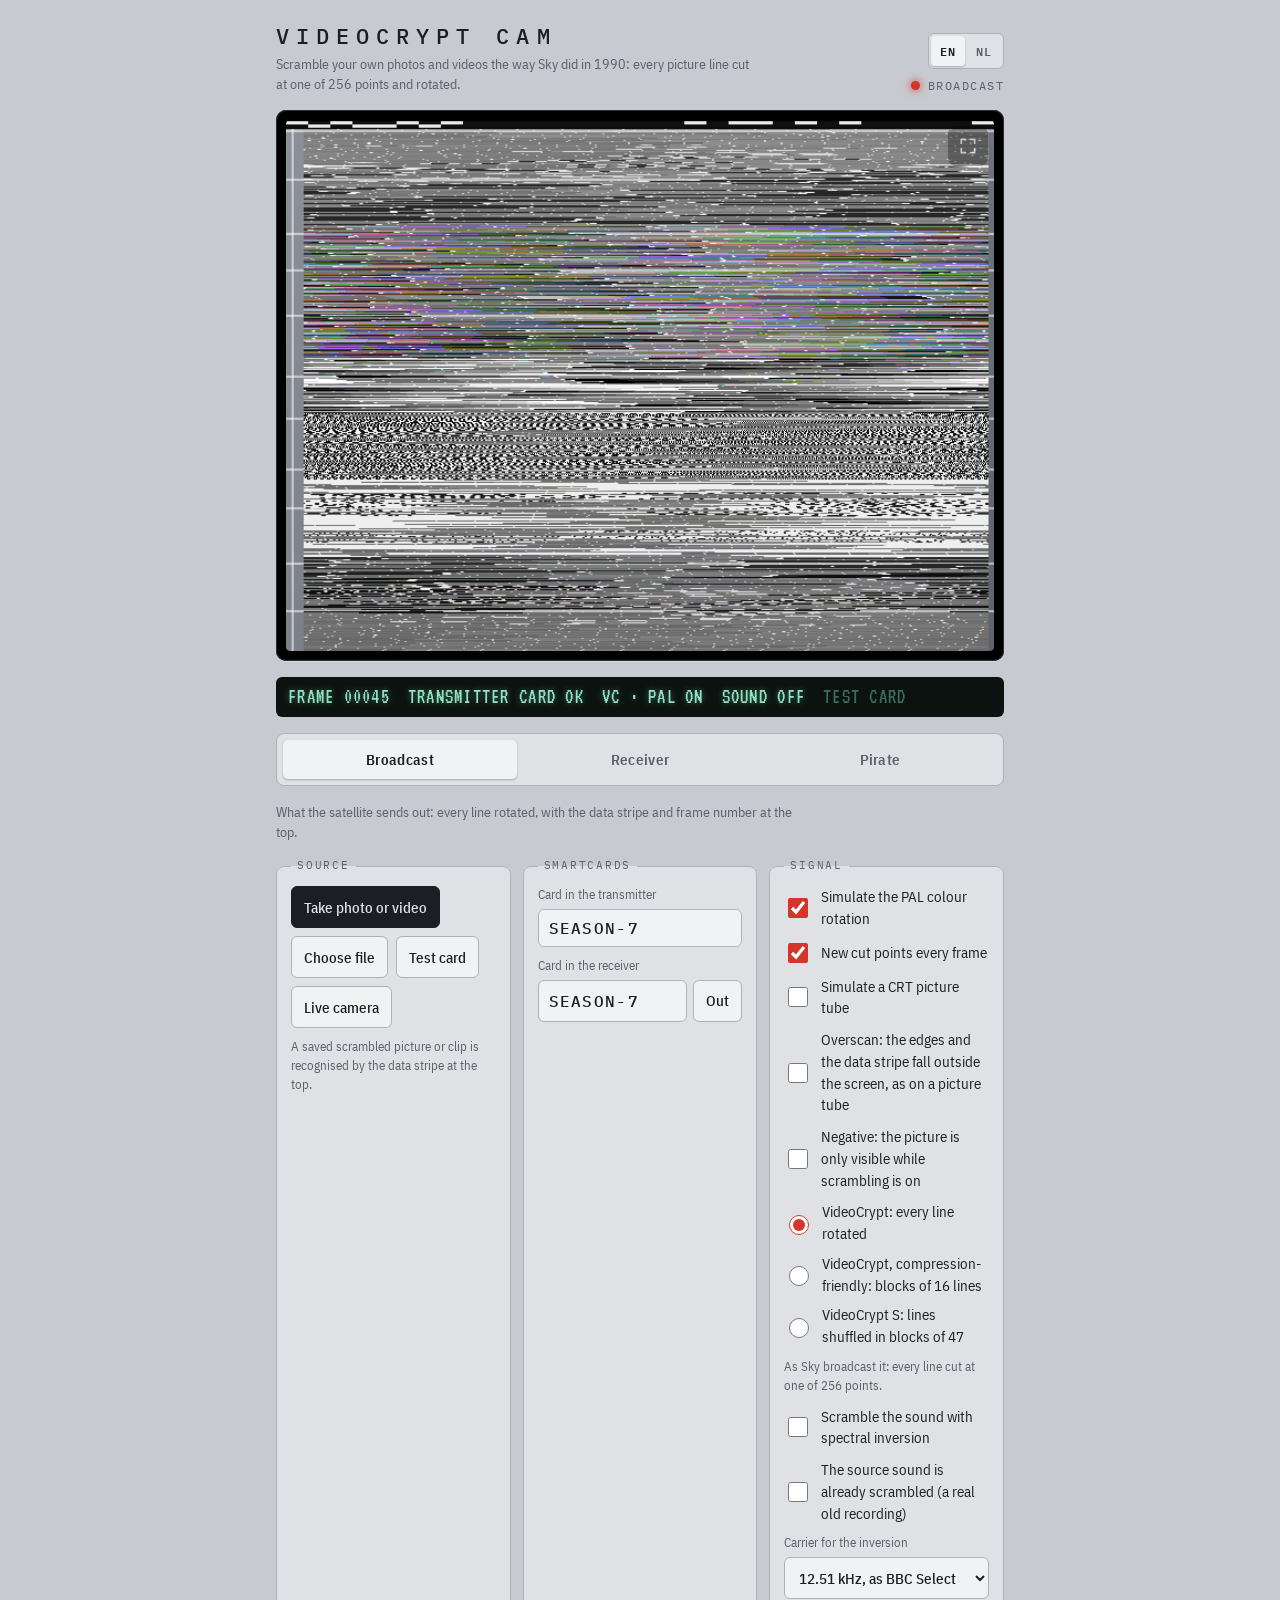
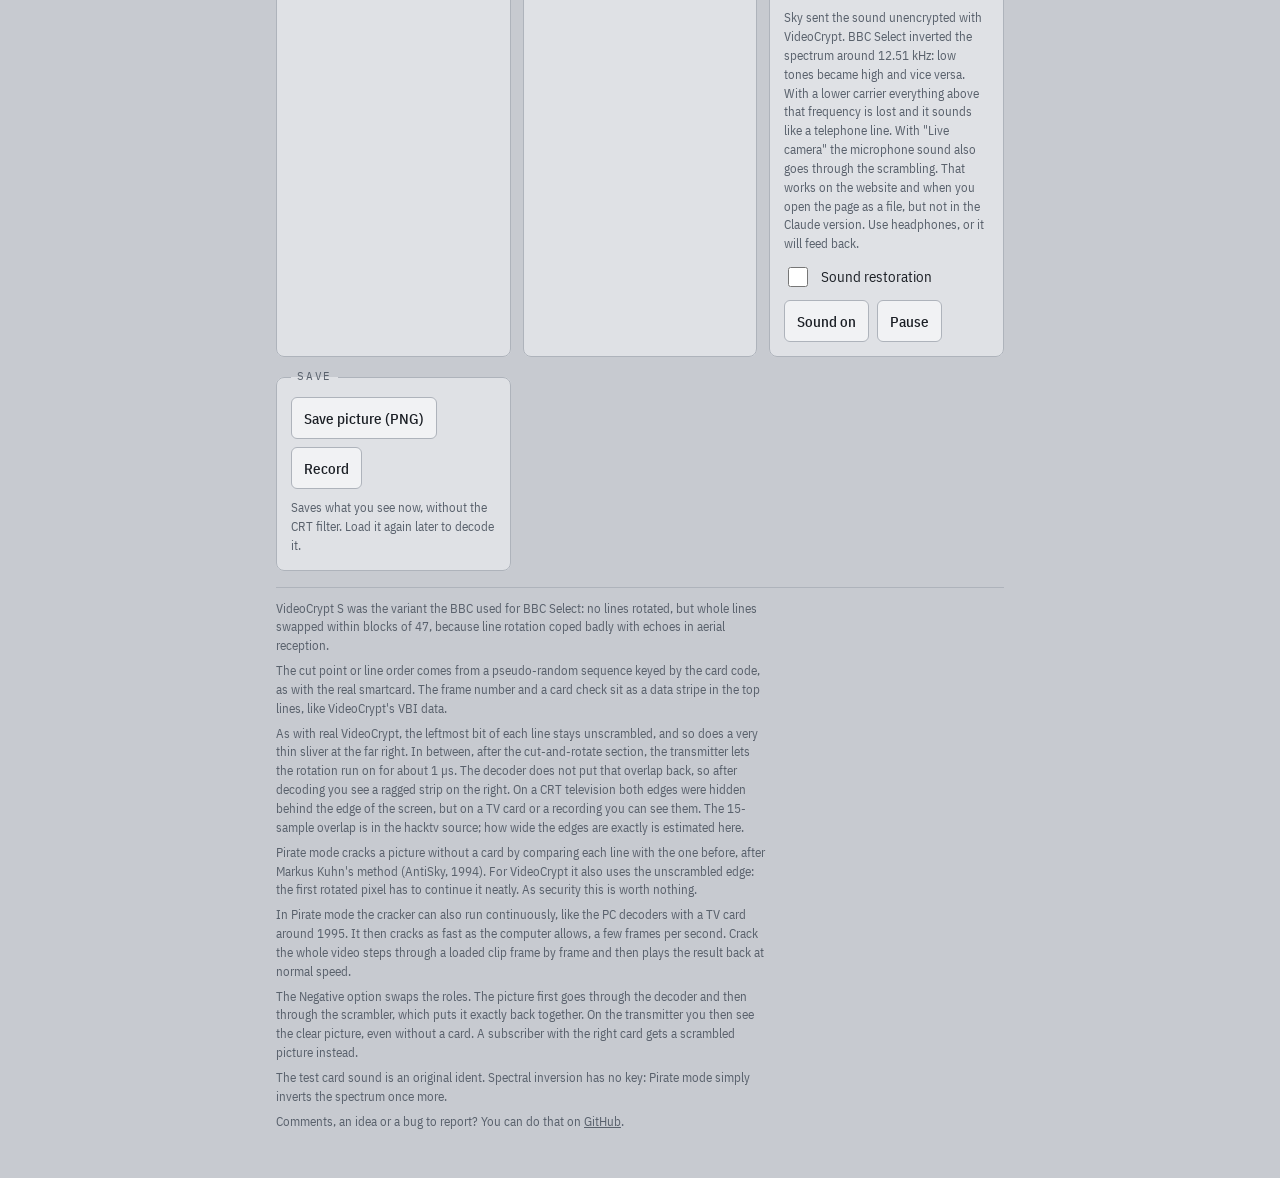
<file: videocrypt/index.html>
<!doctype html><html lang="nl"><head><meta charset=utf8><meta name=viewport content="width=device-width,initial-scale=1,viewport-fit=cover"><style>:root{color-scheme:light;box-sizing:border-box;padding-top:env(safe-area-inset-top,0px);padding-bottom:env(safe-area-inset-bottom,0px)}body{margin:0;padding:0;font:14px -apple-system,BlinkMacSystemFont,sans-serif;background:#fff;color:#000}img{max-width:100%}[hidden]:not([hidden=until-found i]){display:none!important}</style></head><body><link rel="icon" href="../favicon.svg">
<title>VideoCrypt Camera</title>
<link rel="stylesheet" href="../fonts/fonts.css">
<style>
/* Layout: one centred column like the front of a set-top box — screen in a bezel, a VFD status strip, then control panels. */
:root{
  --case:#c7cad0;        /* grey receiver plastic */
  --panel:#dfe1e5;
  --ink:#1b1f25;
  --muted:#59616c;
  --rule:#aeb3bb;
  --led:#d3352b;         /* standby LED red */
  --vfd-bg:#0b1310;      /* display glass */
  --vfd:#8fe3c4;         /* display phosphor */
  --vfd-dim:#3d6b5b;
  --btn:#f1f2f4;
  --btn-ink:#1b1f25;
  --focus:#2a6fdb;
  --font-ui:"IBM Plex Sans Condensed", "Arial Narrow", system-ui, sans-serif;
  --font-mono:"IBM Plex Mono", ui-monospace, Menlo, Consolas, monospace;
  --font-vfd:"VT323", "IBM Plex Mono", ui-monospace, monospace;
}
@media (prefers-color-scheme: dark){:root:not([data-theme="light"]){
  --case:#15181c;--panel:#1f2329;--ink:#e5e7ea;--muted:#9aa2ad;--rule:#353b44;--led:#ff5d50;
  --vfd-bg:#060a08;--vfd:#8fe3c4;--vfd-dim:#2f5649;--btn:#2a2f37;--btn-ink:#e5e7ea;--focus:#7fb0ff;color-scheme:dark}}
:root[data-theme="dark"]{
  --case:#15181c;--panel:#1f2329;--ink:#e5e7ea;--muted:#9aa2ad;--rule:#353b44;--led:#ff5d50;
  --vfd-bg:#060a08;--vfd:#8fe3c4;--vfd-dim:#2f5649;--btn:#2a2f37;--btn-ink:#e5e7ea;--focus:#7fb0ff;color-scheme:dark}

*{box-sizing:border-box}
body{background:var(--case);color:var(--ink);font-family:var(--font-ui);font-size:15px;line-height:1.45}
.wrap{max-width:760px;margin:0 auto;padding-inline:16px;padding-block:20px 40px;display:flex;flex-direction:column;gap:16px}
header{display:flex;align-items:flex-end;justify-content:space-between;gap:12px;flex-wrap:wrap}
.brand{display:flex;flex-direction:column;gap:2px;min-width:0}
.brand h1{margin:0;font-family:var(--font-mono);font-weight:500;font-size:22px;letter-spacing:.32em;text-transform:uppercase;text-wrap:balance}
.brand p{margin:0;color:var(--muted);font-size:14px;max-width:60ch}
.standby{display:flex;align-items:center;gap:8px;font-family:var(--font-mono);font-size:12px;letter-spacing:.12em;color:var(--muted);text-transform:uppercase}
.standby i{width:9px;height:9px;border-radius:50%;background:var(--led);box-shadow:0 0 8px var(--led)}

.bezel{background:#000;border-radius:10px;padding:10px;box-shadow:inset 0 0 0 1px #2c2f34, 0 1px 0 rgba(255,255,255,.25)}
canvas#out{display:block;width:100%;max-width:100%;aspect-ratio:4/3;height:auto;background:#000;border-radius:4px}

.vfd{background:var(--vfd-bg);color:var(--vfd);font-family:var(--font-vfd);font-size:21px;line-height:1.1;letter-spacing:.06em;
  padding:8px 12px;border-radius:6px;display:flex;flex-wrap:wrap;gap:4px 18px;text-transform:uppercase;font-variant-numeric:tabular-nums;
  text-shadow:0 0 6px rgba(143,227,196,.45)}
.vfd span{white-space:nowrap}
.vfd .dim{color:var(--vfd-dim);text-shadow:none}

.tabs{display:grid;grid-template-columns:repeat(3,1fr);gap:6px;background:var(--panel);padding:6px;border-radius:8px;border:1px solid var(--rule)}
.tabs button{appearance:none;border:0;background:transparent;color:var(--muted);font:600 15px var(--font-ui);padding:10px 6px;border-radius:5px;cursor:pointer;letter-spacing:.02em}
.tabs button[aria-selected="true"]{background:var(--btn);color:var(--ink);box-shadow:0 1px 2px rgba(0,0,0,.25)}
.hint{margin:0;color:var(--muted);font-size:14px;max-width:65ch}

.grid{display:grid;grid-template-columns:repeat(auto-fit,minmax(220px,1fr));gap:12px}
fieldset{margin:0;border:1px solid var(--rule);background:var(--panel);border-radius:8px;padding:12px 14px 14px;display:flex;flex-direction:column;gap:10px;min-width:0}
legend{font-family:var(--font-mono);font-size:11px;letter-spacing:.16em;text-transform:uppercase;color:var(--muted);padding:0 6px}
.row{display:flex;flex-wrap:wrap;gap:8px}
.btn{appearance:none;border:1px solid var(--rule);background:var(--btn);color:var(--btn-ink);font:500 15px var(--font-ui);padding:9px 12px;border-radius:6px;cursor:pointer;min-height:42px}
.btn:hover{border-color:var(--muted)}
.btn.primary{background:var(--ink);color:var(--panel);border-color:var(--ink)}
.btn[aria-pressed="true"]{background:var(--led);border-color:var(--led);color:#fff}
.btn:disabled{opacity:.5;cursor:default}
button:focus-visible,input:focus-visible,label.toggle:focus-within{outline:2px solid var(--focus);outline-offset:2px}

.card{display:flex;flex-direction:column;gap:4px}
.card label{font-size:13px;color:var(--muted)}
.slot{display:flex;gap:6px;align-items:stretch}
.slot input{flex:1;min-width:0;font:500 16px var(--font-mono);letter-spacing:.08em;text-transform:uppercase;padding:8px 10px;border-radius:6px;border:1px solid var(--rule);background:var(--btn);color:var(--ink)}
.toggle{display:flex;align-items:center;gap:10px;font-size:15px;cursor:pointer}
.toggle input{width:20px;height:20px;flex:none;accent-color:var(--led)}
.sys{display:flex;flex-direction:column;gap:8px}
.sel{font:500 15px var(--font-ui);padding:8px 10px;border-radius:6px;border:1px solid var(--rule);background:var(--btn);color:var(--ink);min-height:42px;max-width:100%}
.note{margin:0;font-size:13px;color:var(--muted)}
.note.warn{color:var(--led)}
footer{color:var(--muted);font-size:13px;border-top:1px solid var(--rule);padding-top:12px}
footer p{margin:0 0 6px;max-width:70ch}
footer a{color:inherit}
/* CRT filter: only for the eye, the canvas pixels (and so saving and recording) stay untouched */
.screen{position:relative;border-radius:4px;overflow:hidden}
.screen::after{content:"";position:absolute;inset:0;pointer-events:none;opacity:0;transition:opacity .3s}
.bezel.crt{border-radius:22px;padding:14px}
.bezel.crt .screen{border-radius:18px / 22px}
.bezel.crt canvas#out{filter:blur(.45px) contrast(1.12) saturate(1.2) brightness(1.08)}
.bezel.crt .screen::after{opacity:1;
  background:
    radial-gradient(ellipse at center, rgba(0,0,0,0) 58%, rgba(0,0,0,.55) 100%),
    linear-gradient(rgba(0,0,0,.32) 50%, rgba(0,0,0,0) 50%) 0 0 / 100% max(3px, calc(100% / 288)),
    repeating-linear-gradient(90deg, rgba(255,40,40,.07) 0 1px, rgba(40,255,40,.07) 1px 2px, rgba(40,80,255,.07) 2px 3px),
    radial-gradient(ellipse at 30% 20%, rgba(255,255,255,.10), rgba(255,255,255,0) 45%);
  animation:crtflicker 0.12s steps(2) infinite}
.screen canvas.crtgl{position:absolute;inset:0;width:100%;height:100%;display:block;border-radius:inherit}
.bezel.crtgl{border-radius:22px;padding:14px}
.bezel.crtgl .screen{border-radius:18px / 22px}
.bezel.crtgl canvas#out{visibility:hidden}
.bezel.os canvas#out{transform:scale(1.124,1.098)}
.range{width:100%;accent-color:var(--led)}
.vcr{display:flex;flex-wrap:wrap;gap:6px}
.vcr .btn{flex:1 1 0;min-width:0;padding-inline:4px;font-family:var(--font-mono),system-ui,sans-serif}
.vcrpos{width:100%;accent-color:var(--led)}
.counter{margin:0;font:500 15px var(--font-mono);font-variant-numeric:tabular-nums;color:var(--ink)}
@keyframes crtflicker{50%{filter:brightness(1.04)}}
@media (prefers-reduced-motion: reduce){.bezel.crt .screen::after{animation:none}}
@media (prefers-reduced-motion: reduce){.standby i{box-shadow:none}}
.hdr-r{display:flex;flex-direction:column;align-items:flex-end;gap:8px}.lang{display:inline-flex;gap:2px;background:var(--panel);border:1px solid var(--rule);border-radius:6px;padding:2px}.lang button{appearance:none;border:0;background:transparent;color:var(--muted);font:600 12px var(--font-mono);letter-spacing:.08em;padding:5px 9px;border-radius:4px;cursor:pointer;min-height:28px}.lang button[aria-pressed="true"]{background:var(--btn);color:var(--ink);box-shadow:0 1px 2px rgba(0,0,0,.25)}.lang button:focus-visible{outline:2px solid var(--focus);outline-offset:1px}
</style>
<!--fs--><style>
.bezel{position:relative}
.fsbtn{position:absolute;top:16px;right:16px;z-index:5;width:40px;height:40px;display:grid;place-items:center;border:0;border-radius:8px;
  background:rgba(0,0,0,.55);color:#fff;cursor:pointer;opacity:.55;transition:opacity .2s;padding:0}
.fsbtn:hover,.fsbtn:focus-visible{opacity:1}
.fsbtn:focus-visible{outline:2px solid var(--focus,#2a6fdb);outline-offset:2px}
.fsbtn svg{width:20px;height:20px;fill:none;stroke:currentColor;stroke-width:2;stroke-linecap:round;stroke-linejoin:round}
.fsbtn .ex{display:none}
.bezel.fs .fsbtn .en{display:none}.bezel.fs .fsbtn .ex{display:block}
.bezel.fs{position:fixed;inset:0;z-index:1000;margin:0;padding:0;border-radius:0;box-shadow:none;background:#000;display:flex;align-items:center;justify-content:center}
.bezel.fs .screen{width:min(100vw,calc(100dvh * var(--ar,1.3)));max-height:100dvh}
.bezel.fs .fsbtn{top:max(12px,env(safe-area-inset-top));right:max(12px,env(safe-area-inset-right))}
.bezel.fs.idle{cursor:none}.bezel.fs.idle .fsbtn{opacity:0}
body.fslock{overflow:hidden}
.fstabs{display:none}
.bezel.fs .fstabs{display:flex;position:absolute;left:50%;bottom:max(16px,env(safe-area-inset-bottom));transform:translateX(-50%);z-index:5;gap:4px;padding:4px;border-radius:10px;background:rgba(0,0,0,.6);transition:opacity .2s}
.fstabs button{appearance:none;border:0;background:transparent;color:#ddd;font:600 15px var(--font-ui,system-ui);padding:10px 14px;border-radius:7px;cursor:pointer;min-height:40px}
.fstabs button[aria-pressed="true"]{background:rgba(255,255,255,.9);color:#111}
.fstabs button:focus-visible{outline:2px solid var(--focus,#2a6fdb);outline-offset:1px}
.bezel.fs.idle .fstabs{opacity:0;pointer-events:none}
@media (prefers-reduced-motion: reduce){.fsbtn{transition:none}}
</style><!--/fs-->

<div class="wrap">
  <header>
    <div class="brand">
      <h1>VideoCrypt&nbsp;Cam</h1>
      <p>Scramble je eigen foto's en video's zoals Sky in 1990: elke beeldlijn geknipt op een van 256 punten en rondgedraaid.</p>
    </div>
    <div class="hdr-r"><div class="lang" role="group" aria-label="Taal / Language" data-noi18n><button type="button" data-l="en" lang="en">EN</button><button type="button" data-l="nl" lang="nl">NL</button></div><div class="standby"><i></i><span id="ledtxt">Uitzending</span></div></div>
  </header>

  <div class="bezel" id="bezel"><!--fs--><button type="button" class="fsbtn" id="btnFs" aria-label="Volledig scherm" title="Volledig scherm"><svg class="en" viewBox="0 0 24 24" aria-hidden="true"><path d="M4 9V4h5M15 4h5v5M20 15v5h-5M9 20H4v-5"/></svg><svg class="ex" viewBox="0 0 24 24" aria-hidden="true"><path d="M9 4v5H4M20 9h-5V4M15 20v-5h5M4 15h5v5"/></svg></button><div class="fstabs" role="group" aria-label="Weergave"><button type="button" data-t="tab-tx">Uitzending</button><button type="button" data-t="tab-rx">Ontvanger</button><button type="button" data-t="tab-crack">Piraat</button></div><!--/fs--><div class="screen"><canvas id="out" width="640" height="480" aria-label="Beeld"></canvas></div></div>

  <div class="vfd" id="vfd" aria-live="polite">
    <span id="vfdFrame">Frame 00000</span><span id="vfdCard">Kaart --</span><span id="vfdPal">PAL aan</span><span id="vfdSound">Geluid uit</span><span id="vfdMsg" class="dim">Testbeeld</span>
  </div>

  <div class="tabs" role="tablist" aria-label="Weergave">
    <button role="tab" id="tab-tx" aria-selected="true">Uitzending</button>
    <button role="tab" id="tab-rx" aria-selected="false">Ontvanger</button>
    <button role="tab" id="tab-crack" aria-selected="false">Piraat</button>
  </div>
  <p class="hint" id="hint"></p>

  <div class="grid">
    <fieldset>
      <legend>Bron</legend>
      <div class="row">
        <button class="btn primary" id="btnCapture">Foto of video maken</button>
        <button class="btn" id="btnPick">Bestand kiezen</button>
        <button class="btn" id="btnTest">Testbeeld</button>
        <button class="btn" id="btnLive">Live camera</button>
      </div>
      <p class="note" id="srcNote">Een opgeslagen gescrambeld beeld of filmpje wordt herkend aan de datastreep bovenin.</p>
      <input type="file" id="cap" accept="image/*,video/*" capture="environment" hidden>
      <input type="file" id="pick" accept="image/*,video/*" hidden>
    </fieldset>

    <fieldset id="fsVcr" hidden>
      <legend>Videorecorder</legend>
      <div class="vcr" role="group" aria-label="Videorecorder">
        <button class="btn" id="vcrStart" title="Naar het begin" aria-label="Naar het begin">⏮</button>
        <button class="btn" id="vcrRew" title="Terugspoelen (nog eens drukken voor sneller)" aria-label="Terugspoelen" aria-pressed="false">◀◀</button>
        <button class="btn" id="vcrBack" title="Eén beeld terug" aria-label="Eén beeld terug">◀❙</button>
        <button class="btn" id="vcrPlay" title="Afspelen" aria-label="Afspelen" aria-pressed="true">▶</button>
        <button class="btn" id="vcrPause" title="Pauze" aria-label="Pauze" aria-pressed="false">❙❙</button>
        <button class="btn" id="vcrFwd" title="Eén beeld vooruit" aria-label="Eén beeld vooruit">❙▶</button>
        <button class="btn" id="vcrFf" title="Vooruitspoelen (nog eens drukken voor sneller)" aria-label="Vooruitspoelen" aria-pressed="false">▶▶</button>
      </div>
      <input type="range" class="vcrpos" id="vcrPos" min="0" max="1000" value="0" aria-label="Positie in de video">
      <p class="counter" id="vcrTime">0:00:00 / 0:00:00</p>
    </fieldset>

    <fieldset>
      <legend>Smartcards</legend>
      <div class="card">
        <label for="txKey">Kaart in de zender</label>
        <div class="slot"><input id="txKey" value="SEASON-7" autocomplete="off" spellcheck="false" maxlength="24"></div>
      </div>
      <div class="card">
        <label for="rxKey">Kaart in de ontvanger</label>
        <div class="slot">
          <input id="rxKey" value="SEASON-7" autocomplete="off" spellcheck="false" maxlength="24">
          <button class="btn" id="btnEject" title="Kaart verwijderen">Eruit</button>
        </div>
      </div>
    </fieldset>

    <fieldset>
      <legend>Signaal</legend>
      <label class="toggle"><input type="checkbox" id="optPal" checked> PAL-kleurdraaiing nabootsen</label>
      <label class="toggle"><input type="checkbox" id="optFrame" checked> Elk beeld nieuwe snijpunten</label>
      <label class="toggle"><input type="checkbox" id="optCrt"> CRT-beeldbuis nabootsen</label>
      <label class="toggle" id="lblOverscan"><input type="checkbox" id="optOverscan"> Overscan: de randen en de datastreep vallen buiten beeld, zoals op een beeldbuis</label>
      <label class="toggle"><input type="checkbox" id="optNeg"> Negatief: het beeld is alleen te zien als de scrambling aan staat</label>
      <div class="sys" role="radiogroup" aria-label="Systeem">
        <label class="toggle"><input type="radio" name="sys" id="sysVc" value="vc" checked> VideoCrypt: elke lijn rondgedraaid</label>
        <label class="toggle"><input type="radio" name="sys" id="sysBlk" value="blk"> VideoCrypt, compressievriendelijk: blokken van 16 lijnen</label>
        <label class="toggle"><input type="radio" name="sys" id="sysS" value="s"> VideoCrypt S: lijnen gehusseld in blokken van 47</label>
      </div>
      <p class="note" id="sysNote"></p>
      <label class="toggle"><input type="checkbox" id="optSound"> Geluid scramblen met spectrale inversie</label>
      <label class="toggle"><input type="checkbox" id="optSrcSnd"> Het geluid van de bron is al gescrambeld (echte oude opname)</label>
      <div class="card">
        <label for="optCarrier">Draaggolf voor de inversie</label>
        <select id="optCarrier" class="sel">
          <option value="0">12,51 kHz, zoals BBC Select</option>
          <option value="1">9 kHz</option>
          <option value="2">6 kHz</option>
          <option value="3">3 kHz</option>
        </select>
      </div>
      <p class="note" id="soundNote">Sky zond het geluid bij VideoCrypt onversleuteld uit. BBC Select draaide het spectrum om rond 12,51&nbsp;kHz: lage tonen werden hoog en andersom. Met een lagere draaggolf valt alles boven die frequentie weg en klinkt het als een telefoonlijn. Met "Live camera" gaat ook het geluid van de microfoon door de scrambling. Dat werkt op de website en als je de pagina als bestand opent, maar niet in de Claude-versie. Gebruik een koptelefoon, anders gaat het rondzingen.</p>
      <label class="toggle"><input type="checkbox" id="optRestore"> Geluidsversterking</label>
      <div class="card" id="restoreBox" hidden>
        <label for="optRestoreAmt">Sterkte <span id="restoreVal">12 dB</span></label>
        <input type="range" class="range" id="optRestoreAmt" min="3" max="24" step="1" value="12">
        <p class="note">Herstelt dun, zacht geluid van oude opnames en YouTube-video's. Bij het omkeren komt de bas uit het hoogste deel van het gescrambelde geluid, en dat deel is op videobanden en door compressie grotendeels verloren gegaan. De versterking haalt de lage en middentonen weer op en maakt het geheel luider. Voor een echte oude opname zonder datastreep: kies hem via "Bestand kiezen" en zet "Het geluid van de bron is al gescrambeld" aan. Op de Uitzending hoor je hem dan gescrambeld, in de Ontvanger (met kaart) en bij de Piraat omgedraaid. Zet daar eventueel Geluidsversterking bij.</p>
      </div>
      <div class="row">
        <button class="btn" id="btnSound" aria-pressed="false">Geluid aan</button>
        <button class="btn" id="btnPause" aria-pressed="false">Pauze</button>
        <button class="btn" id="btnCrack" hidden>Kraak dit beeld</button>
        <button class="btn" id="btnLiveCrack" aria-pressed="false" hidden>Doorlopend kraken</button>
        <button class="btn" id="btnVidCrack" hidden>Hele video kraken</button>
        <button class="btn" id="btnPlayCrack" hidden>Gekraakte video afspelen</button>
      </div>
      <p class="note" id="crackNote" hidden></p>
    </fieldset>

    <fieldset id="fsSave" hidden>
      <legend>Opslaan</legend>
      <div class="row">
        <button class="btn" id="btnSave">Beeld opslaan (PNG)</button>
        <button class="btn" id="btnRec" aria-pressed="false" hidden>Opnemen</button>
      </div>
      <p class="note" id="saveNote">Slaat op wat je nu ziet, zonder CRT-filter. Laad het later weer in om te ontsleutelen.</p>
    </fieldset>
  </div>

  <footer>
    <p>VideoCrypt S was de variant die de BBC voor BBC Select gebruikte: geen lijnen rondgedraaid maar hele lijnen van plek gewisseld binnen blokken van 47, omdat lijnrotatie slecht tegen echo's bij antenne-ontvangst kon.</p>
    <p>Het snijpunt of de lijnvolgorde komt uit een pseudo-willekeurige reeks met de kaartcode als sleutel, zoals bij de echte smartcard. Het framenummer en een kaartcontrole staan als datastreep in de bovenste lijnen, net als de VBI-data van VideoCrypt.</p>
    <p>Net als bij echt VideoCrypt blijft het meest linkse stukje van elke lijn ongescrambeld, en helemaal rechts ook een heel smal stukje. Daartussen, achter het geknipte stuk, laat de zender de rotatie nog ongeveer 1 µs doorlopen. Die overlap zet de decoder niet terug, dus na het decoderen zie je rechts een rafelig strookje. Op een beeldbuis-tv vielen beide randen weg achter de rand van het scherm, maar op een tv-kaart of een opname zie je ze. De overlap van 15 meetpunten staat in de broncode van hacktv; hoe breed de randen precies zijn, is hier geschat.</p>
    <p>De Piraat-modus kraakt een beeld zonder kaart door elke lijn te vergelijken met de vorige, naar de methode van Markus Kuhn (AntiSky, 1994). Voor VideoCrypt gebruikt hij ook die ongescrambelde rand: de eerste rondgedraaide pixel moet er netjes op aansluiten. Als beveiliging is dit dus niets waard.</p>
    <p>In de Piraat-modus kan de kraker ook doorlopend werken, zoals de pc-decoders met een tv-kaart rond 1995. Hij kraakt dan zo snel als de computer toelaat, een paar beelden per seconde. Hele video kraken loopt een geladen filmpje beeld voor beeld door en speelt het resultaat daarna op normale snelheid af.</p>
    <p>De optie Negatief draait de rollen om. Het beeld gaat eerst door de decoder en daarna door de scrambler, die het precies weer in elkaar zet. Op de zender zie je dan het heldere beeld, zonder kaart ook. Een abonnee met de juiste kaart krijgt juist een gescrambeld beeld.</p>
    <p>Het geluid van het testbeeld is een eigen herkenningsmelodie. Spectrale inversie heeft geen sleutel: de Piraat-modus draait het spectrum gewoon nog een keer om.</p>
    <p class="feedback">Reageren, een idee of een fout melden? Dat kan op <a href="https://github.com/TQ255/Analog-Crypt/discussions" target="_blank" rel="noopener">GitHub</a>.</p>
  </footer>
</div>

<!--i18n--><script>
(() => {
  const D = {"Uitzending": "Broadcast", "Beeld": "Picture", "Weergave": "View", "Ontvanger": "Receiver", "Piraat": "Pirate", "Bron": "Source", "Foto of video maken": "Take photo or video", "Bestand kiezen": "Choose file", "Testbeeld": "Test card", "Live camera": "Live camera", "Een opgeslagen gescrambeld beeld of filmpje wordt herkend aan de datastreep bovenin.": "A saved scrambled picture or clip is recognised by the data stripe at the top.", "Videorecorder": "Video recorder", "Naar het begin": "Back to start", "Terugspoelen (nog eens drukken voor sneller)": "Rewind (press again for faster)", "Terugspoelen": "Rewind", "Eén beeld terug": "One frame back", "Afspelen": "Play", "Pauze": "Pause", "Verder": "Resume", "Eén beeld vooruit": "One frame forward", "Vooruitspoelen (nog eens drukken voor sneller)": "Fast forward (press again for faster)", "Vooruitspoelen": "Fast forward", "Positie in de video": "Position in the video", "Smartcards": "Smartcards", "Kaarten": "Cards", "Kaart in de zender": "Card in the transmitter", "Kaart in de ontvanger": "Card in the receiver", "Kaart in de decoder": "Card in the decoder", "Kaart verwijderen": "Remove card", "Kaart erin doen": "Insert card", "Eruit": "Out", "Erin": "In", "Signaal": "Signal", "Systeem": "System", "CRT-beeldbuis nabootsen": "Simulate a CRT picture tube", "Overscan: de randen en de datastreep vallen buiten beeld, zoals op een beeldbuis": "Overscan: the edges and the data stripe fall outside the screen, as on a picture tube", "Negatief: het beeld is alleen te zien als de scrambling aan staat": "Negative: the picture is only visible while scrambling is on", "Geluid scramblen met spectrale inversie": "Scramble the sound with spectral inversion", "Het geluid van de bron is al gescrambeld (echte oude opname)": "The source sound is already scrambled (a real old recording)", "Draaggolf voor de inversie": "Carrier for the inversion", "Geluidsversterking": "Sound restoration", "Sterkte": "Strength", "Geluid aan": "Sound on", "Geluid uit": "Sound off", "Kraak dit beeld": "Crack this picture", "Opslaan": "Save", "Beeld opslaan (PNG)": "Save picture (PNG)", "Opnemen": "Record", "Stop opname": "Stop recording", "Slaat op wat je nu ziet, zonder CRT-filter. Laad het later weer in om te ontsleutelen.": "Saves what you see now, without the CRT filter. Load it again later to decode it.", "PAL aan": "PAL on", "PAL uit": "PAL off", "Kaart --": "Card --", "Kaart OK": "Card OK", "Geen kaart": "No card", "Verkeerde kaart": "Wrong card", "Geen kaart nodig": "No card needed", "Geen signaal": "No signal", "Bron al gescrambeld": "Source already scrambled", "Geluid helder": "Sound clear", "Geluid versterkt": "Sound restored", "Geluid versleuteld": "Sound encrypted", "Geen geluid hier": "No sound here", "Tik op Pauze om af te spelen": "Tap Pause to play", "Dit bestand kan ik niet openen": "This file cannot be opened", "Live met geluid": "Live with sound", "Live": "Live", "Video": "Video", "Foto": "Photo", "Klaar": "Done", "Einde": "End", "Gekraakt": "Cracked", "Kraken mislukt": "Cracking failed", "Live camera wordt hier geblokkeerd. Gebruik \"Foto of video maken\": op een telefoon opent dat de camera.": "The live camera is blocked here. Use \"Take photo or video\": on a phone that opens the camera.", "Niet opgeslagen.": "Not saved.", "Er staat al een opslagvraag open.": "A save request is already open.", "Opslaan lukt hier niet.": "Saving does not work here.", "Opnemen wordt hier niet ondersteund.": "Recording is not supported here.", "Herstelt dun, zacht geluid van oude opnames en YouTube-video's. Bij het omkeren komt de bas uit het hoogste deel van het gescrambelde geluid, en dat deel is op videobanden en door compressie grotendeels verloren gegaan. De versterking haalt de lage en middentonen weer op en maakt het geheel luider. Voor een echte oude opname zonder datastreep: kies hem via \"Bestand kiezen\" en zet \"Het geluid van de bron is al gescrambeld\" aan. Op de Uitzending hoor je hem dan gescrambeld, in de Ontvanger (met kaart) en bij de Piraat omgedraaid. Zet daar eventueel Geluidsversterking bij.": "Restores thin, quiet sound from old recordings and YouTube videos. When the spectrum is turned back, the bass comes from the top of the scrambled sound, and that part was largely lost on videotape and through compression. The restoration lifts the low and middle tones and makes the whole louder. For a real old recording without a data stripe: choose it with \"Choose file\" and switch on \"The source sound is already scrambled\". On Broadcast you then hear it scrambled; in the Receiver (with a card) and for the Pirate it is turned back. Add Sound restoration there if needed.", "Wat een abonnee ziet. Zelfde kaart als de zender geeft een helder beeld; een andere kaart niet; zonder kaart verschijnt de bekende melding.": "What a subscriber sees. The same card as the transmitter gives a clear picture; another card does not; without a card the familiar message appears.", "Wat de piraat weet": "What the pirate knows", "Elk beeld een nieuwe volgorde": "A new order every frame", "PAL-kleurfout nabootsen": "Simulate the PAL colour error", "Beelden doortellen": "Count frames", "VideoCrypt Cam": "VideoCrypt Cam", "Scramble je eigen foto's en video's zoals Sky in 1990: elke beeldlijn geknipt op een van 256 punten en rondgedraaid.": "Scramble your own photos and videos the way Sky did in 1990: every picture line cut at one of 256 points and rotated.", "PAL-kleurdraaiing nabootsen": "Simulate the PAL colour rotation", "Elk beeld nieuwe snijpunten": "New cut points every frame", "VideoCrypt: elke lijn rondgedraaid": "VideoCrypt: every line rotated", "VideoCrypt, compressievriendelijk: blokken van 16 lijnen": "VideoCrypt, compression-friendly: blocks of 16 lines", "VideoCrypt S: lijnen gehusseld in blokken van 47": "VideoCrypt S: lines shuffled in blocks of 47", "12,51 kHz, zoals BBC Select": "12.51 kHz, as BBC Select", "Sky zond het geluid bij VideoCrypt onversleuteld uit. BBC Select draaide het spectrum om rond 12,51 kHz: lage tonen werden hoog en andersom. Met een lagere draaggolf valt alles boven die frequentie weg en klinkt het als een telefoonlijn. Met \"Live camera\" gaat ook het geluid van de microfoon door de scrambling. Dat werkt op de website en als je de pagina als bestand opent, maar niet in de Claude-versie. Gebruik een koptelefoon, anders gaat het rondzingen.": "Sky sent the sound unencrypted with VideoCrypt. BBC Select inverted the spectrum around 12.51 kHz: low tones became high and vice versa. With a lower carrier everything above that frequency is lost and it sounds like a telephone line. With \"Live camera\" the microphone sound also goes through the scrambling. That works on the website and when you open the page as a file, but not in the Claude version. Use headphones, or it will feed back.", "Doorlopend kraken": "Crack continuously", "Stop met kraken": "Stop cracking", "Hele video kraken": "Crack the whole video", "Gekraakte video afspelen": "Play cracked video", "Stop afspelen": "Stop playback", "Video gekraakt": "Video cracked", "VideoCrypt S was de variant die de BBC voor BBC Select gebruikte: geen lijnen rondgedraaid maar hele lijnen van plek gewisseld binnen blokken van 47, omdat lijnrotatie slecht tegen echo's bij antenne-ontvangst kon.": "VideoCrypt S was the variant the BBC used for BBC Select: no lines rotated, but whole lines swapped within blocks of 47, because line rotation coped badly with echoes in aerial reception.", "Het snijpunt of de lijnvolgorde komt uit een pseudo-willekeurige reeks met de kaartcode als sleutel, zoals bij de echte smartcard. Het framenummer en een kaartcontrole staan als datastreep in de bovenste lijnen, net als de VBI-data van VideoCrypt.": "The cut point or line order comes from a pseudo-random sequence keyed by the card code, as with the real smartcard. The frame number and a card check sit as a data stripe in the top lines, like VideoCrypt's VBI data.", "Net als bij echt VideoCrypt blijft het meest linkse stukje van elke lijn ongescrambeld. Op een beeldbuis-tv viel dat weg achter de rand van het scherm, maar een tv-kaart liet het zien.": "As with real VideoCrypt, the leftmost bit of each line stays unscrambled. On a CRT television it was hidden behind the edge of the screen, but a TV card showed it.", "De Piraat-modus kraakt een beeld zonder kaart door elke lijn te vergelijken met de vorige, naar de methode van Markus Kuhn (AntiSky, 1994). Voor VideoCrypt gebruikt hij ook die ongescrambelde rand: de eerste rondgedraaide pixel moet er netjes op aansluiten. Als beveiliging is dit dus niets waard.": "Pirate mode cracks a picture without a card by comparing each line with the one before, after Markus Kuhn's method (AntiSky, 1994). For VideoCrypt it also uses the unscrambled edge: the first rotated pixel has to continue it neatly. As security this is worth nothing.", "In de Piraat-modus kan de kraker ook doorlopend werken, zoals de pc-decoders met een tv-kaart rond 1995. Hij kraakt dan zo snel als de computer toelaat, een paar beelden per seconde. Hele video kraken loopt een geladen filmpje beeld voor beeld door en speelt het resultaat daarna op normale snelheid af.": "In Pirate mode the cracker can also run continuously, like the PC decoders with a TV card around 1995. It then cracks as fast as the computer allows, a few frames per second. Crack the whole video steps through a loaded clip frame by frame and then plays the result back at normal speed.", "De optie Negatief draait de rollen om. Het beeld gaat eerst door de decoder en daarna door de scrambler, die het precies weer in elkaar zet. Op de zender zie je dan het heldere beeld, zonder kaart ook. Een abonnee met de juiste kaart krijgt juist een gescrambeld beeld.": "The Negative option swaps the roles. The picture first goes through the decoder and then through the scrambler, which puts it exactly back together. On the transmitter you then see the clear picture, even without a card. A subscriber with the right card gets a scrambled picture instead.", "Het geluid van het testbeeld is een eigen herkenningsmelodie. Spectrale inversie heeft geen sleutel: de Piraat-modus draait het spectrum gewoon nog een keer om.": "The test card sound is an original ident. Spectral inversion has no key: Pirate mode simply inverts the spectrum once more.", "VC blok": "VC block", "Wat de satelliet uitzendt: elke lijn rondgedraaid, bovenin de datastreep met framenummer.": "What the satellite sends out: every line rotated, with the data stripe and frame number at the top.", "Wat een abonnee ziet. Zelfde code als de zender geeft een helder beeld; een andere code niet; geen kaart geeft de bekende melding.": "What a subscriber sees. The same code as the transmitter gives a clear picture; another code does not; no card gives the familiar message.", "Zonder kaart: de computer zoekt per lijn het snijpunt door hem met de vorige lijn te vergelijken. Werkt het best op beelden met veel structuur.": "Without a card: the computer finds the cut point of each line by comparing it with the line before. Works best on pictures with lots of structure.", "Zoals Sky het uitzond: elke lijn op een van 256 punten geknipt.": "As Sky broadcast it: every line cut at one of 256 points.", "Voor video die je wilt opnemen en later ontsleutelen. Grover beeld, makkelijker te kraken.": "For video you want to record and decode later. Coarser picture, easier to crack.", "Zoals BBC Select: hele lijnen verwisseld binnen vaste blokken van 47. Een verplaatste lijn krijgt ook een kleurfout.": "As BBC Select: whole lines swapped within fixed blocks of 47. A moved line also gets a colour error.", "Syster Cam": "Syster Cam", "Scramble je eigen foto's en video's zoals Canal+ en Premiere in de jaren 90: per veld 287 beeldlijnen door elkaar gehusseld via een buffer van 32 lijnen.": "Scramble your own photos and videos the way Canal+ and Premiere did in the 1990s: 287 picture lines per field shuffled through a 32-line buffer.", "De kaart levert het controlewoord. Daaruit volgt per veld een seed van 15 bits, en daaruit de lijnvolgorde.": "The card supplies the control word. From it follows a 15-bit seed per field, and from that the line order.", "Syster, sleuteltabel 1 (Premiere)": "Syster, key table 1 (Premiere)", "Syster, sleuteltabel 2 (Canal+ Frankrijk)": "Syster, key table 2 (Canal+ France)", "Smartcrypt: Syster plus knippen en draaien, snijpunten uit dezelfde seed": "Smartcrypt: Syster plus cut and rotate, cut points from the same seed", "Smartcrypt met sterke sleutel: snijpunten uit de kaart": "Smartcrypt with a strong key: cut points from the card", "Syster, compressievriendelijk: blokken van 16 lijnen": "Syster, compression-friendly: blocks of 16 lines", "Discret 11: elke lijn 0, 1 of 2 stappen vertraagd": "Discret 11: every line delayed by 0, 1 or 2 steps", "12,8 kHz, zoals Canal+ en Premiere": "12.8 kHz, as Canal+ and Premiere", "Syster en Discret 11 draaiden het geluid om rond 12,8 kHz: lage tonen werden hoog en andersom. Met een lagere draaggolf valt alles boven die frequentie weg en klinkt het als een telefoonlijn. Met \"Live camera\" gaat ook het geluid van de microfoon door de scrambling. Dat werkt op de website en als je de pagina als bestand opent, maar niet in de Claude-versie. Gebruik een koptelefoon, anders gaat het rondzingen.": "Syster and Discret 11 inverted the sound around 12.8 kHz: low tones became high and vice versa. With a lower carrier everything above that frequency is lost and it sounds like a telephone line. With \"Live camera\" the microphone sound also goes through the scrambling. That works on the website and when you open the page as a file, but not in the Claude version. Use headphones, or it will feed back.", "Het algoritme en de sleuteltabel": "The algorithm and the key table", "Alleen het beeld": "Only the picture", "Syster (Nagravision, analoog) verwisselt hele lijnen binnen een veld. Elk veld telt 287 gescrambelde lijnen. Een sleuteltabel van 256 waarden kiest bij elke lijn een van 32 vakjes in een buffer; de nieuwe lijn gaat erin en de lijn die er al in zat komt eruit. De tabel wordt doorlopen vanaf startpunt r met stap 2s+1. Samen zijn r en s 15 bits, dus 32.768 mogelijke volgordes per veld.": "Syster (analogue Nagravision) swaps whole lines within a field. Each field has 287 scrambled lines. A key table of 256 values picks one of 32 slots in a buffer for every line; the new line goes in and the line already there comes out. The table is walked from start point r with step 2s+1. Together r and s are 15 bits, so 32,768 possible orders per field.", "De seed is elk veld anders. Hij komt uit twee schuifregisters die elke 25 beelden opnieuw beginnen met het controlewoord van de kaart. Hier is de kaartcode de sleutel, en elke 50 beelden komt er een nieuw controlewoord, zoals in hacktv.": "The seed is different for every field. It comes from two shift registers that restart every 25 frames from the card's control word. Here the card code is the key, and every 50 frames brings a new control word, as in hacktv.", "Bij PAL verhuist alleen het beeld en blijft de kleurburst op zijn plek. Een lijn die n lijnen verschuift, krijgt daardoor een tintfout van n × 270,576°, en bij een oneven n staat de PAL-schakelaar verkeerd om. De decoder zet de lijnen terug en de kleur klopt weer.": "With PAL only the picture moves and the colour burst stays in place. A line moved by n lines therefore gets a hue error of n × 270.576°, and for odd n the PAL switch is the wrong way round. The decoder puts the lines back and the colour is right again.", "Vereenvoudigingen: echte Syster stuurt in de onderste 32 lijnen al lijnen van het volgende veld mee. Hier blijven die in hetzelfde veld, zodat elk opgeslagen beeld op zichzelf te ontsleutelen is. De onderste lijn van elk veld blijft ongescrambeld, zoals lijn 310 en 623. De datastreep bovenin staat voor de VBI-data, die in het echt op lijnen 14, 15, 327 en 328 liep met ECM's, EMM's en vlaggen zoals de sleuteltabel en de geluidsfrequentie.": "Simplifications: real Syster already sends lines of the next field in the bottom 32 lines. Here they stay in the same field, so every saved picture can be decoded on its own. The bottom line of each field stays unscrambled, like lines 310 and 623. The data stripe at the top stands for the VBI data, which in reality ran on lines 14, 15, 327 and 328 with ECMs, EMMs and flags such as the key table and the sound frequency.", "De Piraat-modus doet wat Cryptimage en Xawdecode deden: omdat de sleuteltabel bekend is, probeert hij alle 32.768 seeds per veld en kiest het gladste beeld. Met de goede seed ligt ook de verschuiving van elke lijn vast, dus hij draait de tintfout exact terug en levert een kleurenbeeld. Kies je \"Alleen het beeld\", dan gebruikt hij alleen dat de buffer 32 lijnen groot is: elke volgende lijn moet een van de 32 zijn die nog wachten, en hij kiest de lijn die het best aansluit. Op foto's klopt dan meestal 60 tot 80 procent van de lijnen; bij veel lucht of effen vlakken, en op een testbeeld met veel gelijke lijnen, veel minder.": "Pirate mode does what Cryptimage and Xawdecode did: because the key table is known, it tries all 32,768 seeds per field and picks the smoothest picture. With the right seed the shift of every line is fixed too, so it undoes the hue error exactly and delivers a colour picture. If you choose \"Only the picture\", it only uses the fact that the buffer is 32 lines deep: each next line must be one of the 32 still waiting, and it picks the line that fits best. On photos usually 60 to 80 percent of the lines are right; with lots of sky or plain areas, and on a test card with many identical lines, far fewer.", "Discret 11, de voorganger uit 1984, verschoof lijnen 0, 902 of 1804 nanoseconden naar rechts, gekozen door een schuifregister van 11 bits. 902 ns is precies vier perioden van de PAL-kleurdraaggolf, dus de kleur blijft goed. Het eind van een vertraagde lijn schuift de lijnonderdrukking in en is daarna weg. Na het decoderen zie je dat als een kam aan de rechterkant: per lijn ontbreekt 0, 1 of 2 stappen. Op een beeldbuis viel die kam in de overscan, maar op een tv-kaart of een opname zie je hem. Met maar 2047 sleutels is hij in een oogwenk te kraken.": "Discret 11, the predecessor from 1984, shifted lines 0, 902 or 1804 nanoseconds to the right, chosen by an 11-bit shift register. 902 ns is exactly four periods of the PAL colour subcarrier, so the colour stays right. The end of a delayed line slides into the line blanking and is gone after that. After decoding you see this as a comb on the right: each line misses 0, 1 or 2 steps. On a CRT that comb fell in the overscan, but on a TV card or a recording you can see it. With only 2047 keys it is cracked in an instant.", "Smartcrypt is Syster met daarbovenop knippen en draaien zoals VideoCrypt. Dat bestond echt, deels: hacktv kent de optie \"Syster cut and rotate\" (intern Smartcrypt, daar nog onaf), en in de Syster-data zit een vlag die op sommige decoders knippen en draaien aanzet. Hoe de echte snijpunten werden gekozen is niet bekend; die van deze app zijn eigen werk. Voor de hardware was het bijna gratis: de decoder had de lijnen al in een geheugen staan en hoefde alleen op een ander punt te beginnen met uitlezen.": "Smartcrypt is Syster with VideoCrypt-style cut and rotate on top. It really existed, in part: hacktv has the option \"Syster cut and rotate\" (internally Smartcrypt, still unfinished there), and the Syster data carries a flag that switches on cut and rotate in some decoders. How the real cut points were chosen is not known; the ones in this app are our own. For the hardware it was almost free: the decoder already held the lines in memory and only had to start reading at a different point.", "Kraken wordt lastiger, want de piraat moet nu tegelijk de volgorde en de verschuiving van elke lijn vinden. Deze piraat vergelijkt lijnen eerst op iets wat ronddraaien niet verandert: hoe sterk elke ruimtelijke frequentie in de lijn voorkomt. Zo vindt hij de volgorde, en met de zwakke variant via alle 32.768 seeds meteen ook alle snijpunten. Bij de sterke variant zoekt hij de snijpunten daarna lijn voor lijn, zoals AntiSky bij VideoCrypt. Twee zwakke systemen op elkaar maken samen nog geen sterk systeem; dat lukt pas als ook de sleutel sterk is.": "Cracking gets harder, because the pirate now has to find the order and the shift of every line at once. This pirate first compares lines on something rotation does not change: how strongly each spatial frequency occurs in the line. That gives the order, and with the weak variant, through all 32,768 seeds, every cut point as well. With the strong variant it then finds the cut points line by line, like AntiSky did for VideoCrypt. Two weak systems stacked do not make a strong one; that only happens when the key is strong too.", "De compressievriendelijke modus is een eigen variant: blokken van 16 lijnen door een buffer van 8, zodat een opgenomen filmpje de videocompressie overleeft. De optie Negatief stuurt het beeld eerst door de decoder; op de zender zie je dan een helder beeld en een abonnee met de juiste kaart juist een gescrambeld beeld.": "The compression-friendly mode is our own variant: blocks of 16 lines through a buffer of 8, so a recorded clip survives video compression. The Negative option sends the picture through the decoder first; on the transmitter you then see a clear picture, and a subscriber with the right card a scrambled one.", "Bronnen: hacktv (fsphil, Alex James), Cryptimage, Michael Niedermayer, Fabien Sanglard, en de analyse van Markus Kuhn uit 1998.": "Sources: hacktv (fsphil, Alex James), Cryptimage, Michael Niedermayer, Fabien Sanglard, and Markus Kuhn's 1998 analysis.", "Syster blok": "Syster block", "kleur intact": "colour intact", "Wat de zender uitstuurt: de lijnen van elk veld door elkaar, bovenin de datastreep met framenummer en vlaggen.": "What the transmitter sends out: the lines of each field shuffled, with the data stripe, frame number and flags at the top.", "Zonder kaart: de computer zoekt de lijnvolgorde terug uit het beeld zelf, zoals de piratensoftware van toen.": "Without a card: the computer works out the line order from the picture itself, like the pirate software of the day.", "Zoals Premiere in Duitsland: per veld 287 lijnen gehusseld met de standaard sleuteltabel.": "As Premiere in Germany: 287 lines per field shuffled with the standard key table.", "Zoals Canal+ Frankrijk vanaf oktober 1997: dezelfde methode met een andere sleuteltabel.": "As Canal+ France from October 1997: the same method with a different key table.", "Elke lijn wordt verplaatst én op een van 256 punten doorgeknipt en rondgedraaid. Het snijpunt komt uit dezelfde seed van 15 bits als de volgorde, dus wie de seed vindt, heeft alles.": "Every line is moved and also cut at one of 256 points and rotated. The cut point comes from the same 15-bit seed as the order, so whoever finds the seed has everything.", "Zelfde methode, maar het snijpunt komt uit de sleutel van de kaart. De volgorde blijft zwak; de snijpunten moet een piraat uit het beeld halen.": "The same method, but the cut point comes from the card's key. The order stays weak; a pirate has to get the cut points from the picture.", "Voor video die je wilt opnemen en later ontsleutelen: hele blokken van 16 lijnen wisselen van plek. Grover, en makkelijker te kraken.": "For video you want to record and decode later: whole blocks of 16 lines change place. Coarser, and easier to crack.", "Zoals Canal+ in de jaren 80: lijnen blijven op hun plek maar schuiven 0, 902 of 1804 ns op. De kleur blijft goed.": "As Canal+ in the 1980s: lines stay in place but shift by 0, 902 or 1804 ns. The colour stays right.", "Luxcrypt Cam": "Luxcrypt Cam", "Scramble je eigen foto's en video's zoals RTL 4 en RTL 5 rond 1990: de lijnsync vervangen door een burst, en het hele beeld op willekeurige momenten in negatief.": "Scramble your own photos and videos the way RTL 4 and RTL 5 did around 1990: the line sync replaced by a burst, and the whole picture turned negative at random moments.", "EPROM --": "EPROM --", "EPROM's": "EPROMs", "Zender": "Station", "RTL 4: alleen sync vervangen": "RTL 4: sync replaced only", "RTL 5: sync vervangen en beeld omgekeerd": "RTL 5: sync replaced and picture inverted", "EPROM in de decoder": "EPROM in the decoder", "RTL 5 (ook Veronica en SBS 6)": "RTL 5 (also Veronica and SBS 6)", "Geen EPROM": "No EPROM", "EPROM verwijderen": "Remove EPROM", "EPROM erin doen": "Insert EPROM", "Geen smartcard: het geheim is een vaste tabel per zender in een EPROM van 8 kB (een 2764) in de decoder.": "No smartcard: the secret is a fixed table per station in an 8 kB EPROM (a 2764) in the decoder.", "Elk beeld een ander stuk van de tabel": "A different part of the table every frame", "Luxcrypt liet het geluid ongemoeid: je hoort het altijd helder, met of zonder decoder. Het systeem kon digitaal PCM-geluid meesturen, maar dat werd niet gebruikt. Met \"Live camera\" hoor je ook de microfoon; dat werkt op de website en als je de pagina als bestand opent, maar niet in de Claude-versie. Gebruik een koptelefoon, anders gaat het rondzingen.": "Luxcrypt left the sound alone: you always hear it clearly, with or without a decoder. The system could carry digital PCM sound, but that was not used. With \"Live camera\" you also hear the microphone; that works on the website and when you open the page as a file, but not in the Claude version. Use headphones, or it will feed back.", "Waar de piraat op let": "What the pirate looks at", "Het zwartniveau aan de randen van het beeld": "The black level at the edges of the picture", "Alleen de gemiddelde helderheid van het beeld": "Only the average brightness of the picture", "Luxcrypt werd rond 1990 gebruikt door RTL 4 en RTL 5 op de satelliet. Het haalde de horizontale synchronisatiepuls weg en zette er een korte burst van 4 MHz voor in de plaats. Een tv zonder decoder kan de lijnen dan niet meer vastpakken: het beeld scheurt schuin weg. De decoder zoekt de burst en zet op die plek weer een sync neer. Daar is geen sleutel voor nodig.": "Luxcrypt was used around 1990 by RTL 4 and RTL 5 on satellite. It removed the horizontal sync pulse and put a short 4 MHz burst in its place. A TV without a decoder can no longer lock onto the lines: the picture tears away at a slant. The decoder finds the burst and puts a sync back in that place. No key is needed for that.", "RTL 5 keerde daarnaast het hele beeld om, en op willekeurige momenten weer terug. Omdat het hele signaal omkeert, draait ook de PAL-kleurdraaggolf een halve slag: het beeld wordt negatief en krijgt de complementaire kleuren. Wanneer dat gebeurt, staat in een vaste tabel in een EPROM. Veronica en SBS 6 gebruikten dezelfde codering als RTL 5, dus één decoder met de RTL 5-EPROM ving ze alle drie. Er is geen smartcard en geen sleutel die wisselt.": "RTL 5 also inverted the whole picture, and switched back at random moments. Because the whole signal inverts, the PAL colour subcarrier turns half a cycle too: the picture goes negative with complementary colours. When that happens is set in a fixed table in an EPROM. Veronica and SBS 6 used the same coding as RTL 5, so one decoder with the RTL 5 EPROM received all three. There is no smartcard and no changing key.", "Bevestigd uit bronnen: de burst van 4 MHz, de inversie bij RTL 5 en niet bij RTL 4, geen smartcard, en snel volledig gekraakt met bouwschema's die rondgingen. Volgens forumleden zat de tabel in een 2764-EPROM. Aannames in deze app: hoe de tabel eruitzag (stukken van 3 tot 50 beelden normaal of negatief), hoe snel het beeld zonder sync wegloopt, en de zwarte randen van 6 pixels aan beide kanten van elke lijn.": "Confirmed from sources: the 4 MHz burst, inversion on RTL 5 and not on RTL 4, no smartcard, and quickly and completely cracked with circuit diagrams that circulated. According to forum members the table sat in a 2764 EPROM. Assumptions in this app: what the table looked like (stretches of 3 to 50 frames normal or negative), how fast the picture drifts without sync, and the 6-pixel black edges on both sides of each line.", "De Piraat-modus heeft de EPROM niet nodig. De sync haalt hij net als de decoder uit de burst. Een negatief beeld verraadt zich aan het zwartniveau: de zwarte randen van de lijnen worden wit. Kies je \"Alleen de gemiddelde helderheid\", dan gokt hij: een beeld dat overwegend licht is, is waarschijnlijk negatief. Bij een donkere scène met veel lucht of sneeuw gaat dat mis.": "Pirate mode does not need the EPROM. Like the decoder, it takes the sync from the burst. A negative picture gives itself away by the black level: the black edges of the lines turn white. If you choose \"Only the average brightness\", it guesses: a mostly bright picture is probably negative. That goes wrong with a bright scene full of sky or snow.", "Een Luxcrypt-decoder kon met een andere EPROM en wat aanpassingen ook FilmNet op de Nederlandse kabel (Cablecrypt) ontsleutelen. Hoe Cablecrypt precies werkte heb ik niet kunnen vinden; daarom zit het hier niet in.": "With a different EPROM and some changes, a Luxcrypt decoder could also decode FilmNet on Dutch cable (Cablecrypt). How Cablecrypt worked exactly could not be found, so it is not included here.", "De optie Negatief stuurt het beeld eerst door de decoder; op de zender zie je dan een helder beeld met alleen de burst schuin erdoor, en een kijker met decoder juist een gescrambeld beeld.": "The Negative option sends the picture through the decoder first; on the transmitter you then see a clear picture with only the burst running through it at a slant, and a viewer with a decoder a scrambled one.", "Geen EPROM nodig": "No EPROM needed", "Verkeerde EPROM": "Wrong EPROM", "Wat een tv zonder decoder laat zien: geen lijnsync, dus het beeld scheurt schuin weg, met de burst als grijze streep erdoorheen.": "What a TV without a decoder shows: no line sync, so the picture tears away at a slant, with the burst as a grey streak through it.", "Wat een kijker met decoder ziet. Met de EPROM van de goede zender een helder beeld; met een andere EPROM klopt de sync wel, maar springt het beeld op de verkeerde momenten naar negatief.": "What a viewer with a decoder sees. With the right station's EPROM a clear picture; with another EPROM the sync is right, but the picture jumps to negative at the wrong moments.", "Zonder decoder: de computer zoekt in elke lijn de burst en kijkt of het beeld negatief staat, zoals de zelfbouwdecoders en pc-programma's van toen.": "Without a decoder: the computer finds the burst in every line and checks whether the picture is negative, like the home-built decoders and PC programs of the day.", "RTL 4 verving alleen de sync. Zonder decoder scheurt het beeld, maar de kleuren kloppen.": "RTL 4 only replaced the sync. Without a decoder the picture tears, but the colours are right.", "RTL 5 keerde daarnaast het hele beeld om en op willekeurige momenten weer terug: negatief, met de complementaire kleuren.": "RTL 5 also inverted the whole picture and switched back at random moments: negative, with complementary colours.", "Veronica gebruikte dezelfde codering als RTL 5: een decoder met de RTL 5-EPROM ontsleutelt het ook.": "Veronica used the same coding as RTL 5: a decoder with the RTL 5 EPROM decodes it too.", "SBS 6 gebruikte dezelfde codering als RTL 5: een decoder met de RTL 5-EPROM ontsleutelt het ook.": "SBS 6 used the same coding as RTL 5: a decoder with the RTL 5 EPROM decodes it too.", "RTL 5 · inversie": "RTL 5 · inversion", "Eurocrypt Cam": "Eurocrypt Cam", "Scramble je eigen foto's en video's zoals FilmNet, TV1000 en Canal+ in D2-MAC: helderheid en kleur van elke lijn apart doorgeknipt en rondgedraaid.": "Scramble your own photos and videos the way FilmNet, TV1000 and Canal+ did in D2-MAC: brightness and colour of every line cut and rotated separately.", "Dubbele snede": "Double cut", "Enkele snede": "Single cut", "Vrije toegang: elke decoder ontsleutelt, ook zonder kaart": "Free access: every decoder decodes, even without a card", "Vrije toegang": "Free access", "De kaart haalt elke 256 beelden (ruim 10 s) een nieuw controlewoord van 60 bits uit de ECM. Daarmee start elk beeld een schuifregister dat per lijn de twee snijpunten geeft.": "Every 256 frames (just over 10 s) the card takes a new 60-bit control word from the ECM. With it, every frame starts a shift register that gives the two cut points for each line.", "Ruw MAC-signaal tonen, zoals op een gewone monitor": "Show the raw MAC signal, as on a plain monitor", "Uitzending bekijken op een PAL-ontvanger, zonder MAC-decoder": "View the broadcast on a PAL receiver, without a MAC decoder", "Dubbele snede: kleur en helderheid apart rondgedraaid": "Double cut: colour and brightness rotated separately", "Enkele snede: de hele lijn in één keer": "Single cut: the whole line at once", "Digitaal geluid versleutelen": "Encrypt the digital sound", "D2-MAC stuurt het geluid digitaal mee. Eurocrypt versleutelt die pakketjes; zonder geldige kaart hoor je ruis. Met \"Live camera\" gaat ook het geluid van de microfoon door de scrambling. Dat werkt op de website en als je de pagina als bestand opent, maar niet in de Claude-versie. Gebruik een koptelefoon, anders gaat het rondzingen.": "D2-MAC carries the sound digitally. Eurocrypt encrypts those packets; without a valid card you hear noise. With \"Live camera\" the microphone sound also goes through the scrambling. That works on the website and when you open the page as a file, but not in the Claude version. Use headphones, or it will feed back.", "De piraat zoekt per lijn de snijpunten terug door lijnen met elkaar te vergelijken, zoals bij VideoCrypt. Het geluid krijgt hij zo niet terug.": "The pirate finds the cut points of each line by comparing lines with each other, as with VideoCrypt. It does not get the sound back that way.", "Slaat op wat je nu ziet, zonder CRT-filter. Het ruwe MAC-signaal komt exact terug; het gewone beeld bijna; het beeld van de PAL-ontvanger niet.": "Saves what you see now, without the CRT filter. The raw MAC signal comes back exactly; the normal picture almost; the PAL receiver picture not.", "D2-MAC zendt kleur en helderheid niet tegelijk uit zoals PAL, maar na elkaar: elke lijn begint met een stukje digitale data, dan de kleur (samengeperst 3:1, om de lijn U of V), dan de helderheid (samengeperst 3:2). Met \"Ruw MAC-signaal\" zie je die lijnen zoals een gewone monitor ze zou tonen.": "D2-MAC does not send colour and brightness at the same time like PAL, but one after the other: every line starts with a little digital data, then the colour (compressed 3:1, U or V on alternate lines), then the brightness (compressed 3:2). With \"Raw MAC signal\" you see those lines as a plain monitor would show them.", "Met een gewone PAL-ontvanger zag je van een D2-MAC-zender als TV1000 of FilmNet weinig. D2-MAC heeft geen syncpulsen onder het zwartniveau: de lijnsync is een digitaal woord van 6 bits aan het begin van elke lijn, en de beeldsync zit als data in lijn 625. De tv kan nergens op inhaken, dus het beeld scheurt schuin weg en rolt. Er is ook geen PAL-kleurburst, dus het beeld is zwart-wit. Links zie je de grijze databurst en de samengeperste kleur, rechts de samengeperste helderheid. De optie \"Uitzending bekijken op een PAL-ontvanger\" laat dat zien. Bevestigd in de hacktv-broncode: de digitale lijn- en beeldsync. Afgeleid: hoe snel het beeld wegloopt en rolt, en de ruis.": "With an ordinary PAL receiver you saw little of a D2-MAC channel such as TV1000 or FilmNet. D2-MAC has no sync pulses below black level: the line sync is a 6-bit digital word at the start of each line, and the frame sync sits as data in line 625. The TV has nothing to lock onto, so the picture tears away at a slant and rolls. There is no PAL colour burst either, so the picture is black and white. On the left you see the grey data burst and the compressed colour, on the right the compressed brightness. The option \"View the broadcast on a PAL receiver\" shows this. Confirmed in the hacktv source: the digital line and frame sync. Derived: how fast the picture drifts and rolls, and the noise.", "Eurocrypt knipt bij dubbele snede het kleurdeel en het helderheidsdeel elk op een eigen punt en draait ze rond, net als VideoCrypt dat met de hele lijn deed. Een D2-MAC-ontvanger zonder kaart toont dan een gescheurd beeld waarin de kleur los van de vormen ligt. Bij enkele snede draait de hele lijn als één stuk, zodat ook kleurdata in het helderheidsdeel belandt.": "With double cut, Eurocrypt cuts the colour part and the brightness part each at its own point and rotates them, just as VideoCrypt did with the whole line. A D2-MAC receiver without a card then shows a torn picture in which the colour lies apart from the shapes. With single cut the whole line rotates as one piece, so colour data also ends up in the brightness part.", "Daar komt ook de bekende paars-groene gloed vandaan. Bij enkele snede schuift een stuk helderheid in het kleurvak. Het nulpunt van de kleur is middengrijs, dus de decoder leest licht als positieve en donker als negatieve kleur. Omdat U (blauw min helderheid) en V (rood min helderheid) om de lijn afwisselen, krijgen ze allebei dezelfde fout. Allebei positief geeft magenta, allebei negatief groen. Zo krijg je een paars-groene schaduw die de vormen van het beeld volgt: paars op lichte plekken, groen op donkere. Bij dubbele snede blijven kleur en helderheid elk in hun eigen vak en zie je bonte strepen. Deze verklaring is een eigen afleiding; een bron heb ik er niet voor gevonden.": "That is also where the familiar purple-green glow comes from. With single cut a piece of brightness slides into the colour slot. The zero point of colour is mid grey, so the decoder reads light as positive and dark as negative colour. Because U (blue minus brightness) and V (red minus brightness) alternate line by line, both get the same error. Both positive gives magenta, both negative gives green. So you get a purple-green shadow that follows the shapes of the picture: purple where it is light, green where it is dark. With double cut colour and brightness each stay in their own slot and you see multicoloured streaks. This explanation is our own derivation; no source was found for it.", "Per lijn komen de twee snijpunten (elk 8 bits, 256 posities) uit een schuifregister dat elk beeld opnieuw begint met het controlewoord en de beeldteller. Het controlewoord is 60 bits en wisselt elke 256 beelden; de kaart ontsleutelt het uit de ECM met DES (Eurocrypt M). Bij vrije toegang is het controlewoord vast en openbaar, zodat elke decoder het beeld helder maakt.": "For each line the two cut points (8 bits each, 256 positions) come from a shift register that restarts every frame from the control word and the frame counter. The control word is 60 bits and changes every 256 frames; the card decrypts it from the ECM with DES (Eurocrypt M). With free access the control word is fixed and public, so every decoder makes the picture clear.", "Bevestigd in de broncode van hacktv: de opbouw van de lijn, beide manieren van knippen, de snijpunten, het schuifregister (dezelfde registers als bij Syster), de wissel elke 256 beelden en het versleutelde digitale geluid. Aannames in deze app: de lijn is geschaald naar 768 punten (480 voor helderheid, 240 voor kleur), de korte overgang tussen kleur en helderheid heeft een vast grijs niveau, en het geluid zonder kaart klinkt als ruis.": "Confirmed in the hacktv source: the line layout, both ways of cutting, the cut points, the shift register (the same registers as Syster), the change every 256 frames and the encrypted digital sound. Assumptions in this app: the line is scaled to 768 points (480 for brightness, 240 for colour), the short gap between colour and brightness has a fixed grey level, and the sound without a card sounds like noise.", "De Piraat-modus doet wat AntiSky deed bij VideoCrypt: elke lijn zo terugdraaien dat hij het best aansluit op de vorige, eerst de helderheid en dan de kleur. Voor de kleur kijkt hij ook of kleurranden samenvallen met randen in de al herstelde helderheid. Bij enkele snede verraadt de grijze overgang tussen kleur en helderheid waar geknipt is. Met 60 bits valt het controlewoord niet uit te proberen; echte piraten richtten zich daarom op de kaart. Het geluid krijg je zo niet terug.": "Pirate mode does what AntiSky did for VideoCrypt: turn each line back so it fits the one before best, first the brightness and then the colour. For the colour it also checks whether colour edges line up with edges in the already restored brightness. With single cut the grey gap between colour and brightness gives away where the cut is. At 60 bits the control word cannot be brute-forced; real pirates went after the card instead. You do not get the sound back this way.", "De optie Negatief stuurt het beeld eerst door de decoder; op de zender zie je dan een helder beeld en een kijker met de juiste kaart juist een gescrambeld beeld.": "The Negative option sends the picture through the decoder first; on the transmitter you then see a clear picture, and a viewer with the right card a scrambled one.", "Zo zag je TV1000 of FilmNet op een gewone PAL-ontvanger: geen syncpulsen om op in te haken, dus het beeld scheurt en rolt, in zwart-wit.": "This is how TV1000 or FilmNet looked on an ordinary PAL receiver: no sync pulses to lock onto, so the picture tears and rolls, in black and white.", "PAL-ontvanger · geen sync": "PAL receiver · no sync", "Wat een D2-MAC-ontvanger zonder kaart laat zien: helderheid en kleur elk op een eigen punt rondgedraaid, bovenin de datastreep.": "What a D2-MAC receiver without a card shows: brightness and colour each rotated at their own point, with the data stripe at the top.", "Zonder kaart: de computer zoekt per lijn de snijpunten terug door hem met de lijn erboven te vergelijken. Het geluid blijft versleuteld.": "Without a card: the computer finds the cut points of each line by comparing it with the line above. The sound stays encrypted.", "De gewone Eurocrypt-instelling: twee snijpunten per lijn, een in de kleur en een in de helderheid.": "The usual Eurocrypt setting: two cut points per line, one in the colour and one in the brightness.", "De hele lijn, kleur en helderheid samen, op één punt rondgedraaid. Helderheid in het kleurvak geeft de bekende paars-groene gloed: paars op lichte plekken, groen op donkere.": "The whole line, colour and brightness together, rotated at one point. Brightness in the colour slot gives the familiar purple-green glow: purple where it is light, green where it is dark.", "Fantasycrypt": "Fantasycrypt", "Een scramblesysteem dat nooit heeft bestaan: elke pixel, of elk blokje, van het beeld wordt per beeld naar een andere plek gestuurd. Onkraakbaar, en precies daarom destijds onbruikbaar.": "A scrambling system that never existed: every pixel, or every little block, of the picture is sent somewhere else each frame. Uncrackable, and for exactly that reason unusable at the time.", "Pixels · digitaal": "Pixels · digital", "De kaart levert per beeld een nieuwe verdeling van alle stukjes over het beeld. Die valt niet uit te proberen.": "Every frame the card supplies a new spread of all pieces across the picture. It cannot be brute-forced.", "Korrel: hoe groot zijn de stukjes die verhuizen": "Grain: how big are the pieces that move", "Losse pixels (442.368 stukjes)": "Single pixels (442,368 pieces)", "Blokjes van 2 × 2": "Blocks of 2 × 2", "Blokjes van 4 × 4": "Blocks of 4 × 4", "Blokjes van 8 × 8": "Blocks of 8 × 8", "Blokjes van 16 × 16 (1.728 stukjes)": "Blocks of 16 × 16 (1,728 pieces)", "Hoe het signaal bij de kijker komt": "How the signal reaches the viewer", "Digitaal: elke pixel komt exact aan": "Digital: every pixel arrives exactly", "Analoge satelliet: 5 MHz, kleur 1,3 MHz, wat ruis": "Analogue satellite: 5 MHz, colour 1.3 MHz, some noise", "Via een videorecorder: 3 MHz, kleur 0,5 MHz, ruis en jitter": "Through a video recorder: 3 MHz, colour 0.5 MHz, noise and jitter", "Via YouTube: videocompressie": "Through YouTube: video compression", "Elk beeld een nieuwe verdeling": "A new spread every frame", "Geluid versleutelen": "Encrypt the sound", "Fantasycrypt versleutelt het geluid digitaal, zoals Eurocrypt: zonder geldige kaart hoor je ruis. Met \"Live camera\" hoor je ook de microfoon; dat werkt op de website en als je de pagina als bestand opent, maar niet in de Claude-versie. Gebruik een koptelefoon, anders gaat het rondzingen.": "Fantasycrypt encrypts the sound digitally, like Eurocrypt: without a valid card you hear noise. With \"Live camera\" you also hear the microphone; that works on the website and when you open the page as a file, but not in the Claude version. Use headphones, or it will feed back.", "De piraat probeert de blokjes als een legpuzzel terug te leggen, door randen te vergelijken. Alleen bij blokjes van 16 × 16 begint hij eraan.": "The pirate tries to put the blocks back like a jigsaw, by comparing edges. It only attempts blocks of 16 × 16.", "De piraat legt de blokjes als een legpuzzel, door randen te vergelijken. Alleen bij blokjes van 16 × 16 begint hij eraan.": "The pirate lays the blocks like a jigsaw, by comparing edges. It only attempts blocks of 16 × 16.", "Fantasycrypt is een bedenksel. Het neemt de twee ideeën van Syster (lijnen verplaatsen) en VideoCrypt (lijnen verschuiven) tot het uiterste door: elke pixel mag overal in het beeld terechtkomen. De verdeling komt per beeld uit de sleutel van de kaart. Een piraat kan die niet uitproberen, en in het beeld zelf zit vrijwel niets meer waar hij houvast aan heeft.": "Fantasycrypt is made up. It takes the two ideas of Syster (moving lines) and VideoCrypt (shifting lines) to the extreme: every pixel can end up anywhere in the picture. The spread comes from the card's key, every frame. A pirate cannot brute-force it, and the picture itself offers almost nothing to hold on to.", "Waarom het destijds niet bestond: een analoog kanaal kan dit niet vervoeren. Naast elkaar liggende pixels hebben niets meer met elkaar te maken, dus het signaal bestaat bijna alleen uit hoge frequenties. De satelliet laat er 5 MHz door, een videorecorder zo'n 3 MHz, en de kleur nog veel minder. Elke pixel wordt uitgesmeerd over zijn buren. De decoder zet de pixels wel terug, maar dat uitsmeren verspreidt hij als ruis over het hele beeld. Kies bij \"Hoe het signaal bij de kijker komt\" maar eens de videorecorder of YouTube.": "Why it did not exist at the time: an analogue channel cannot carry it. Neighbouring pixels no longer have anything to do with each other, so the signal consists almost entirely of high frequencies. The satellite lets 5 MHz through, a video recorder about 3 MHz, and the colour much less still. Every pixel is smeared over its neighbours. The decoder does put the pixels back, but it spreads that smearing as noise over the whole picture. Try choosing the video recorder or YouTube under \"How the signal reaches the viewer\".", "Kleur kon al helemaal niet: PAL heeft een doorlopende kleurdraaggolf nodig, en die bestaat niet meer als de pixels door elkaar liggen. Daarom heeft deze app geen PAL-kleurfout: het denkt in losse kleurcomponenten, zoals D2-MAC. Ook een volledig beeldgeheugen in elke decoder was rond 1990 nog erg duur.": "Colour was out of the question: PAL needs a continuous colour subcarrier, and that no longer exists once the pixels are mixed up. That is why this app has no PAL colour error: it works in separate colour components, like D2-MAC. A full frame memory in every decoder was also still very expensive around 1990.", "Grotere blokjes overleven het kanaal beter, maar zijn weer te kraken: met 16 × 16 is het een legpuzzel van 1.728 stukjes, en de piraat legt die door randen te vergelijken. Daar zit de afweging die echte systemen ook maakten. Lijnen hielden de bandbreedte normaal en waren daardoor uitzendbaar, maar ook kraakbaar. Pas digitale televisie, met DVB-CSA vanaf het midden van de jaren 90, loste het op: daar versleutel je gewoon de bits.": "Bigger blocks survive the channel better, but can be cracked again: at 16 × 16 it is a jigsaw of 1,728 pieces, and the pirate lays it by comparing edges. That is the trade-off real systems made too. Lines kept the bandwidth normal and were therefore broadcastable, but also crackable. Only digital television, with DVB-CSA from the mid-1990s, solved it: there you simply encrypt the bits.", "De optie Negatief stuurt het beeld eerst door de decoder; op de zender zie je dan een helder beeld en een kijker met de juiste kaart juist een gescrambeld beeld. De videorecorder en YouTube worden hier nagebootst met eenvoudige filters en een JPEG-stap, niet met echte apparatuur.": "The Negative option sends the picture through the decoder first; on the transmitter you then see a clear picture, and a viewer with the right card a scrambled one. The video recorder and YouTube are simulated here with simple filters and a JPEG step, not with real equipment.", "Wat er uitgezonden wordt: alle stukjes van het beeld door elkaar, bovenin de datastreep. Kies hieronder hoe het signaal bij de kijker komt.": "What goes out over the air: all pieces of the picture mixed up, with the data stripe at the top. Choose below how the signal reaches the viewer.", "Wat een abonnee ziet. Met de goede kaart gaat elk stukje terug naar zijn plek. Via een analoog kanaal komt er alleen ruis terug.": "What a subscriber sees. With the right card every piece goes back to its place. Through an analogue channel only noise comes back.", "Zonder kaart: de piraat probeert de blokjes als een legpuzzel te leggen. Bij losse pixels is er niets meer om op te passen.": "Without a card: the pirate tries to lay the blocks like a jigsaw. With single pixels there is nothing left to fit.", "Elke pixel apart: 442.368 stukjes per beeld. Digitaal komt alles exact terug; via een analoog kanaal blijft er alleen ruis over.": "Every pixel on its own: 442,368 pieces per frame. Digitally everything comes back exactly; through an analogue channel only noise is left.", "Blokjes van 2 × 2: iets meer samenhang, nog steeds kansloos via een analoog kanaal.": "Blocks of 2 × 2: a little more coherence, still hopeless through an analogue channel.", "Blokjes van 4 × 4: via de satelliet wordt het herkenbaar maar korrelig.": "Blocks of 4 × 4: through the satellite it becomes recognisable but grainy.", "Blokjes van 8 × 8: overleeft het kanaal redelijk; 6.912 stukjes zijn voor deze piraat te veel.": "Blocks of 8 × 8: survives the channel reasonably; 6,912 pieces are too many for this pirate.", "Blokjes van 16 × 16: goed uitzendbaar, maar ook een legpuzzel van 1.728 stukjes voor de piraat.": "Blocks of 16 × 16: broadcasts well, but is also a 1,728-piece jigsaw for the pirate.", "Onbegonnen werk": "Hopeless", "Gelegd": "Laid", "Geluid scramblen": "Scramble the sound", "12,8 kHz, zoals Canal+": "12.8 kHz, as Canal+", "Frame 00000": "Frame 00000", "Taal / Language": "Language / Taal", "Reageren, een idee of een fout melden? Dat kan op": "Comments, an idea or a bug to report? You can do that on", "Volledig scherm": "Full screen", "Volledig scherm sluiten": "Exit full screen", "Net als bij echt VideoCrypt blijft het meest linkse stukje van elke lijn ongescrambeld, en helemaal rechts ook een heel smal stukje. Daartussen, achter het geknipte stuk, laat de zender de rotatie nog ongeveer 1 µs doorlopen. Die overlap zet de decoder niet terug, dus na het decoderen zie je rechts een rafelig strookje. Op een beeldbuis-tv vielen beide randen weg achter de rand van het scherm, maar op een tv-kaart of een opname zie je ze. De overlap van 15 meetpunten staat in de broncode van hacktv; hoe breed de randen precies zijn, is hier geschat.": "As with real VideoCrypt, the leftmost bit of each line stays unscrambled, and so does a very thin sliver at the far right. In between, after the cut-and-rotate section, the transmitter lets the rotation run on for about 1 µs. The decoder does not put that overlap back, so after decoding you see a ragged strip on the right. On a CRT television both edges were hidden behind the edge of the screen, but on a TV card or a recording you can see them. The 15-sample overlap is in the hacktv source; how wide the edges are exactly is estimated here."}, C = {"TESTBEELD · 256 SNIJPUNTEN": "TEST CARD · 256 CUT POINTS", "TESTBEELD · 32768 VOLGORDES": "TEST CARD · 32768 ORDERS", "TESTBEELD · BURST 4 MHZ": "TEST CARD · 4 MHZ BURST", "TESTBEELD · D2-MAC": "TEST CARD · D2-MAC", "TESTBEELD · ALLES DOOR ELKAAR": "TEST CARD · ALL MIXED UP", "KRAKEN...": "CRACKING...", "GEEN EPROM": "NO EPROM"}, F = {"PAL aan": "PAL on", "PAL uit": "PAL off", "kleur intact": "colour intact", "inversie": "inversion", "alleen sync": "sync only", "CW oneven": "CW odd", "CW even": "CW even", "Syster blok": "Syster block", "VC blok": "VC block", "Enkele snede": "Single cut", "Dubbele snede": "Double cut", "digitaal": "digital", "satelliet": "satellite", "video": "video", "YouTube": "YouTube", ", gemiddeld ": ", on average ", "% van de lijnen exact": "% of the lines exact", " (eerste ": " (first ", ". Speel af en zet Opnemen aan om hem te bewaren.": ". Play it and switch on Record to keep it.", " beelden/s": " frames/s"};
  const R = [["^Kraken (\\d+)%$", "Cracking $1%"], ["^Puzzelen (\\d+)%$", "Solving $1%"], ["^Zenderkaart OK$", "Transmitter card OK"], ["^Zenderkaart leeg$", "Transmitter card empty"], ["^Zender (.+)$", "Station $1"], ["^EPROM (.+) OK$", "EPROM $1 OK"], ["^Geluid omgekeerd ([\\d.,]+) kHz$", "Sound inverted $1 kHz"], ["^Opgeslagen: (.+)$", "Saved: $1"], ["^(\\d+)/(\\d+) lijnen exact$", "$1/$2 lines exact"], ["^(\\d+)/(\\d+) lijnen goed$", "$1/$2 lines right"], ["^(\\d+) exact, (\\d+) zien er goed uit \\(van (\\d+)\\)(.*)$", "$1 exact, $2 look right (of $3)$4"], ["^Y (\\d+) · C (\\d+) van (\\d+)$", "Y $1 · C $2 of $3"], ["^(\\d+)/(\\d+) blokjes goed$", "$1/$2 blocks right"], ["^(\\d+) op hun plek, (\\d+)% buren goed$", "$1 in place, $2% neighbours right"], ["^Met (\\d+) stukjes valt er voor deze piraat niets te leggen: te veel stukjes met te weinig rand\\. Hij geeft het op\\.$", "With $1 pieces there is nothing this pirate can lay: too many pieces with too little edge. It gives up."], ["^Beeld (\\d+)/(\\d+) · nog (\\d+) s$", "Frame $1/$2 · $3 s left"], ["^Afspelen (\\d+)/(\\d+)$", "Playing $1/$2"], ["^(\\d+) beelden gekraakt(.*)$", "$1 frames cracked$2"], ["^Blok (\\d+)×(\\d+) · (.+)$", "Block $1×$2 · $3"], ["^Pixels · (.+)$", "Pixels · $1"], ["^(.+) · (PAL aan|PAL uit|kleur intact|inversie|alleen sync|CW even|CW oneven)$", "$1 · $2"]].map(([p, r]) => [new RegExp(p), r]);
  const FK = Object.keys(F).sort((a, b) => b.length - a.length);
  const norm = s => s.replace(/\s+/g, ' ').trim();
  let lang = 'nl';
  try { lang = localStorage.getItem('lang') || ((navigator.language || '').toLowerCase().startsWith('nl') ? 'nl' : 'en'); } catch (e) { lang = (navigator.language || '').toLowerCase().startsWith('nl') ? 'nl' : 'en'; }
  function frag(s){
    if (!s) return s;
    const k = norm(s);
    if (D[k]) return D[k];
    if (F[k]) return F[k];
    let out = s;
    for (const f of FK) if (out.includes(f)) out = out.split(f).join(F[f]);
    return out;
  }
  function tr(s){
    const k = norm(s);
    if (!k || !/[a-zà-ü]/i.test(k)) return null;
    if (D[k] !== undefined) return D[k];
    const fps = k.match(/^(.*) · ([\d.]+) beelden\/s$/);
    if (fps){ const a = tr(fps[1]); return (a === null ? fps[1] : a) + ' · ' + fps[2] + ' frames/s'; }
    for (const [re, rep] of R){ const m = k.match(re); if (m) return rep.replace(/\$(\d)/g, (_, i) => frag(m[+i] || '')); }
    return null;
  }
  function canvasTr(s){ if (lang !== 'en' || typeof s !== 'string') return s; return C[s] || s; }
  const P = CanvasRenderingContext2D.prototype, fT = P.fillText, sT = P.strokeText, mT = P.measureText;
  P.fillText = function (t, ...a){ return fT.call(this, canvasTr(t), ...a); };
  P.strokeText = function (t, ...a){ return sT.call(this, canvasTr(t), ...a); };
  P.measureText = function (t){ return mT.call(this, canvasTr(t)); };

  const rec = new WeakMap();            // text node -> {nl, en}
  const ATTR = ['title', 'aria-label', 'placeholder'];
  function doText(n){
    const p = n.parentNode;
    if (!p || p.nodeName === 'SCRIPT' || p.nodeName === 'STYLE' || (p.closest && p.closest('[data-noi18n]'))) return;
    const t = n.data, r = rec.get(n);
    if (lang === 'en'){
      if (r && t === r.en) return;
      const en = tr(t);
      if (en === null){ rec.delete(n); return; }
      const lead = t.match(/^\s*/)[0], trail = t.match(/\s*$/)[0], v = lead + en + trail;
      rec.set(n, { nl: t, en: v });
      if (v !== t) n.data = v;
    } else if (r && t === r.en){ n.data = r.nl; rec.delete(n); }
  }
  function doAttrs(el){
    for (const a of ATTR){
      if (!el.hasAttribute(a)) continue;
      const v = el.getAttribute(a), key = 'i18n' + a.replace(/-/g, ''), o = el.dataset[key + 'Nl'], e = el.dataset[key + 'En'];
      if (lang === 'en'){
        if (e !== undefined && v === e) continue;
        const en = tr(v); if (en === null) continue;
        el.dataset[key + 'Nl'] = v; el.dataset[key + 'En'] = en; el.setAttribute(a, en);
      } else if (e !== undefined && v === e && o !== undefined){ el.setAttribute(a, o); }
    }
  }
  function walk(root){
    if (root.nodeType === 3){ doText(root); return; }
    if (root.nodeType !== 1 && root.nodeType !== 9) return;
    if (root.nodeType === 1) doAttrs(root);
    const w = document.createTreeWalker(root, NodeFilter.SHOW_ELEMENT | NodeFilter.SHOW_TEXT);
    let n; while ((n = w.nextNode())){ if (n.nodeType === 3) doText(n); else doAttrs(n); }
  }
  const mo = new MutationObserver(ms => {
    for (const m of ms){
      if (m.type === 'characterData') doText(m.target);
      else if (m.type === 'attributes') doAttrs(m.target);
      else m.addedNodes.forEach(walk);
    }
  });
  function paintButtons(){
    document.querySelectorAll('.lang button').forEach(b => b.setAttribute('aria-pressed', String(b.dataset.l === lang)));
  }
  function setLang(l){
    lang = l === 'en' ? 'en' : 'nl';
    try { localStorage.setItem('lang', lang); } catch (e) {}
    document.documentElement.lang = lang;
    walk(document.body);
    paintButtons();
    try { if (typeof window.drawTestCard === 'function') window.drawTestCard(); } catch (e) {}
    try { window.dispatchEvent(new CustomEvent('langchange', { detail: lang })); } catch (e) {}
  }
  window.I18N = { tr, setLang, get lang(){ return lang; } };
  function init(){
    document.querySelectorAll('.lang button').forEach(b => b.addEventListener('click', () => setLang(b.dataset.l)));
    document.documentElement.lang = lang;
    walk(document.body);
    paintButtons();
    mo.observe(document.body, { subtree: true, childList: true, characterData: true, attributes: true, attributeFilter: ATTR });
  }
  if (document.body) init(); else document.addEventListener('DOMContentLoaded', init);
})();

</script><!--/i18n-->
<script>
/* CORE START */
const W = 640, H = 480, BAR = 8;              // frame size, data lines at the top
const STRIP = 16, OV = 13, TAIL = 5, WR = W - STRIP - OV - TAIL; // left edge sent unscrambled; the cut-and-rotate window; 15 samples (~1 µs) of overlap, as in hacktv (VC_OVERLAP); a sliver at the far right also unscrambled
const C0 = Math.round(0.12 * WR);             // lowest cut point (~12% in, as in VideoCrypt)
const STEP = 0.76 * WR / 255;                 // 256 cut positions across the middle 76%
const EDGE_W = 0.1;                           // how much the pirate trusts the unscrambled strip
const R_SC = 0.3166870536;                    // PAL subcarrier cycles per 14 MHz sample
const SYNC = 0xA5, SYNC2 = 0x5A, BLK = 16;                  // BLK: line group / pixel grid of the compression-friendly mode

function cutPx(k){ return Math.round(C0 + k * STEP); }
function cutBlk(k){ return BLK * Math.round(cutPx(k) / BLK); }
function keyHash(s){
  let h = 0x811c9dc5;
  const b = new TextEncoder().encode(String(s).trim().toUpperCase());
  for (const x of b){ h ^= x; h = Math.imul(h, 0x01000193) >>> 0; }
  return h >>> 0;
}
function fmix(h){ h ^= h >>> 16; h = Math.imul(h, 0x85ebca6b); h ^= h >>> 13; h = Math.imul(h, 0xc2b2ae35); h ^= h >>> 16; return h >>> 0; }
function rowK(kh, frame, row){ return fmix(kh ^ Math.imul(frame + 1, 0x9E3779B1) ^ Math.imul(row + 1, 0x85EBCA77)) & 255; }
// cut point (in pixels) for every line; in block mode 16 lines share one cut on a 16-pixel grid
function planFor(kh, frame, block){
  const c = new Int16Array(H);
  for (let r = BAR; r < H; r++) c[r] = block ? cutBlk(rowK(kh, frame, r >> 4)) : cutPx(rowK(kh, frame, r));
  return c;
}
function checkBits(kh){ return kh & 0x1f; }
function thetaA(c){ return 2 * Math.PI * ((R_SC * 2 * (c - C0) / STEP) % 1); }
function thetaB(c){ return thetaA(c) + 2 * Math.PI * 0.152; }

// A PAL phase error is a hue rotation in the U/V plane. RGB pixels can't hold every rotated colour
// (a dark, saturated blue turned towards yellow would need negative blue), so before rotating we shrink
// the colour by a factor that depends only on brightness: small enough that every hue fits, and
// exactly undone on the way back because brightness is not changed by the rotation.
const SAT = 0.5;                               // never more than this: the scrambled picture looks washed out
const GTAB = (() => {
  const t = new Float32Array(256);
  for (let y = 0; y < 256; y++){
    let rmin = Infinity, rmax = 0;
    for (let a = 0; a < 360; a++){
      const th = a * Math.PI / 180, cu = Math.cos(th), sv = Math.sin(th);
      const ds = [sv / 0.877, cu / 0.492, -(0.114 * cu / 0.492 + 0.299 * sv / 0.877) / 0.587];
      let r = Infinity;
      for (const d of ds){ if (d > 1e-9) r = Math.min(r, (255 - y) / d); else if (d < -1e-9) r = Math.min(r, y / -d); }
      rmin = Math.min(rmin, r); rmax = Math.max(rmax, r);
    }
    t[y] = rmax > 0 ? Math.min(SAT, Math.max(rmin - 1.5, 0) / rmax) : 0;
  }
  // near black and white hardly any colour is possible, so a small floor costs nothing and avoids dividing by ~0
  for (let y = 0; y < 256; y++) t[y] = Math.max(t[y], 0.08);
  return t;
})();
function gOf(y){ const i = Math.max(0, Math.min(254, Math.floor(y))), f = Math.max(0, Math.min(1, y - i)); return GTAB[i] * (1 - f) + GTAB[i + 1] * f; }
// change the colour of pixels [p0,p1) in place; dir +1 scrambles (shrink, mirror V if asked, rotate),
// dir -1 undoes it (rotate back by the negative angle the caller passes, mirror, grow)
function hueRotate(d, p0, p1, th, dir, mirror = false){
  const c = Math.cos(th), s = Math.sin(th);
  for (let p = p0 * 4, e = p1 * 4; p < e; p += 4){
    const r = d[p], gr = d[p + 1], b = d[p + 2];
    const y = 0.299 * r + 0.587 * gr + 0.114 * b;
    const g = gOf(y);
    let u = 0.492 * (b - y), v = 0.877 * (r - y), u2, v2;
    if (dir > 0){ u *= g; v *= g; if (mirror) v = -v; u2 = u * c - v * s; v2 = u * s + v * c; }
    else { u2 = u * c - v * s; v2 = u * s + v * c; if (mirror) v2 = -v2; const k = g > 1e-3 ? 1 / g : 0; u2 *= k; v2 *= k; }
    const r2 = y + v2 / 0.877, b2 = y + u2 / 0.492;
    d[p] = r2; d[p + 2] = b2; d[p + 1] = (y - 0.299 * r2 - 0.114 * b2) / 0.587;
  }
}

// data lines: 8 sync bits, 16-bit frame number, 5-bit card check, VideoCrypt S flag, block flag, PAL flag
function writeBar(d, frame, check, pal, block, shuffle, sound, carrier = 0){
  const a = ((SYNC << 24) | ((frame & 0xffff) << 8) | ((check & 0x1f) << 3) | (shuffle ? 4 : 0) | (block ? 2 : 0) | (pal ? 1 : 0)) >>> 0;
  const b = ((SYNC2 << 24) | ((carrier & 3) << 1) | (sound ? 1 : 0)) >>> 0;   // second word, like the BBC "channel byte": sound scrambled, and around which carrier
  const bw = W / 32;
  for (let r = 0; r < BAR; r++) for (let x = 0; x < W; x++){
    const word = r < 4 ? a : b;
    const bit = (word >>> (31 - Math.floor(x / bw))) & 1;
    const v = (r === 0 || r === BAR - 1) ? 0 : (bit ? 235 : 16);
    const p = (r * W + x) * 4; d[p] = d[p + 1] = d[p + 2] = v; d[p + 3] = 255;
  }
}
function readWord(d, r){
  const bw = W / 32; let bits = 0;
  for (let b = 0; b < 32; b++){
    let s = 0, n = 0;
    for (let x = b * bw + 5; x < b * bw + bw - 5; x++){ const p = (r * W + x) * 4; s += 0.299 * d[p] + 0.587 * d[p + 1] + 0.114 * d[p + 2]; n++; }
    const m = s / n;
    if (m > 75 && m < 175) return null;          // not a clean data block
    bits = (bits << 1) | (m >= 125 ? 1 : 0);
  }
  return bits >>> 0;
}
function readBar(d){
  const a = readWord(d, 2);
  if (a === null || (a >>> 24) !== SYNC) return null;
  const b = readWord(d, 5), okB = b !== null && (b >>> 24) === SYNC2;
  return { frame: (a >>> 8) & 0xffff, check: (a >>> 3) & 0x1f, shuffle: !!(a & 4), block: !!(a & 2), pal: !!(a & 1), sound: okB && !!(b & 1), carrier: okB ? (b >>> 1) & 3 : 0 };
}

// clear -> scrambled (dst gets: data lines, the unscrambled strip, rotated lines, optional PAL hue error); returns the cuts used
function scramble(src, dst, kh, frame, pal, block, sound = false, carrier = 0){
  const s32 = new Uint32Array(src.data.buffer), d32 = new Uint32Array(dst.data.buffer);
  const cuts = planFor(kh, frame, block);
  for (let r = BAR; r < H; r++){
    const rs = r * W, r0 = rs + STRIP, c = cuts[r];
    d32.set(s32.subarray(rs, r0), rs);
    d32.set(s32.subarray(r0 + c, r0 + WR), r0);
    d32.set(s32.subarray(r0, r0 + c), r0 + WR - c);
    d32.set(s32.subarray(r0 + c, r0 + c + OV), r0 + WR);   // overlap: the rotation runs on for OV pixels (a copy of the window's start)
    d32.set(s32.subarray(r0 + WR + OV, rs + W), r0 + WR + OV); // the far right sliver goes out as it is
    if (pal){ hueRotate(dst.data, r0, r0 + WR - c, thetaA(c), 1); hueRotate(dst.data, r0 + WR - c, r0 + WR + OV, thetaB(c), 1); }
  }
  writeBar(dst.data, frame, checkBits(kh), pal, block, false, sound, carrier);
  return cuts;
}
// scrambled -> clear, given the cut (pixels into the rotated part) per line
function unscrambleWith(src, dst, cuts, pal){
  const tmp = new Uint8ClampedArray(WR * 4);
  const t32 = new Uint32Array(tmp.buffer), d32 = new Uint32Array(dst.data.buffer), s32 = new Uint32Array(src.data.buffer);
  for (let r = BAR; r < H; r++){
    const rs = r * W, r0 = rs + STRIP, c = cuts[r];
    d32.set(s32.subarray(rs, r0), rs);
    t32.set(s32.subarray(r0, r0 + WR));
    if (pal){ hueRotate(tmp, 0, WR - c, -thetaA(c), -1); hueRotate(tmp, WR - c, WR, -thetaB(c), -1); }
    d32.set(t32.subarray(0, WR - c), r0 + c);
    d32.set(t32.subarray(WR - c, WR), r0);
    d32.set(s32.subarray(r0 + WR, rs + W), r0 + WR);     // the decoder leaves the overlap alone: a ragged strip at the right
  }
  for (let p = 0; p < BAR * W * 4; p += 4){ dst.data[p] = dst.data[p + 1] = dst.data[p + 2] = 0; dst.data[p + 3] = 255; }
}

// ---- VideoCrypt S: whole lines change place within fixed blocks of 47 ----
const SBLK = 47;
const PHI_LINE = -2 * Math.PI * (270.576 / 360);   // PAL subcarrier phase advance per line (BBC RD 1995/11, p. 12)
// perm[r] = the original line that is sent in position r
function permFor(kh, frame){
  const perm = new Int16Array(H);
  for (let r = 0; r < BAR; r++) perm[r] = r;
  for (let b0 = BAR; b0 < H; b0 += SBLK){
    const n = Math.min(SBLK, H - b0), idx = Array.from({ length: n }, (_, i) => i);
    let st = fmix(kh ^ Math.imul(frame + 1, 0x9E3779B1) ^ Math.imul(b0 + 7, 0xC2B2AE35));
    for (let i = n - 1; i > 0; i--){ st = fmix((st + 0x6D2B79F5) >>> 0); const j = st % (i + 1); const t = idx[i]; idx[i] = idx[j]; idx[j] = t; }
    for (let i = 0; i < n; i++) perm[b0 + i] = b0 + idx[i];
  }
  return perm;
}
// a line moved by n line periods arrives with the wrong subcarrier phase, and for odd n with the PAL switch the wrong way round
function shuffle(src, dst, kh, frame, pal, sound = false, carrier = 0){
  const s32 = new Uint32Array(src.data.buffer), d32 = new Uint32Array(dst.data.buffer);
  const perm = permFor(kh, frame);
  for (let r = BAR; r < H; r++){
    const o = perm[r], n = r - o;
    d32.set(s32.subarray(o * W, o * W + W), r * W);
    if (pal && n) hueRotate(dst.data, r * W, r * W + W, PHI_LINE * n, 1, (n & 1) !== 0);
  }
  writeBar(dst.data, frame, checkBits(kh), pal, false, true, sound, carrier);
  return perm;
}
function unshuffleWith(src, dst, perm, pal){
  const tmp = new Uint8ClampedArray(W * 4);
  const t32 = new Uint32Array(tmp.buffer), d32 = new Uint32Array(dst.data.buffer), s32 = new Uint32Array(src.data.buffer);
  for (let r = BAR; r < H; r++){
    const o = perm[r], n = r - o;
    t32.set(s32.subarray(r * W, r * W + W));
    if (pal && n) hueRotate(tmp, 0, W, -PHI_LINE * n, -1, (n & 1) !== 0);
    d32.set(t32, o * W);
  }
  for (let p = 0; p < BAR * W * 4; p += 4){ dst.data[p] = dst.data[p + 1] = dst.data[p + 2] = 0; dst.data[p + 3] = 255; }
}
// crack VideoCrypt S: inside each block, put the lines in the order where neighbours look most alike (a short open path).
// Two extra clues: (1) with PAL a moved line carries a colour error that depends on how far it moved, so a line only gets
// natural colours back at its own place; this also tells up from down. (2) the line two places further should still look
// similar, which exposes small flips. A second pass makes every block fit both the block above and the one below.
function rowDist(Y, a, b){ let s = 0; for (let j = 0; j < W; j += 2) s += Math.abs(Y[a * W + j] - Y[b * W + j]); return s / (W / 2); }
const S_CX = 8, S_NX = W / S_CX, S_WC = 1.0, S_W2 = 0.3;
// chroma of received row r as it would look once put back at original position o (U and V, every S_CX pixels)
function sChroma(d, r, o, pal){
  const n = r - o, th = -PHI_LINE * n, c = Math.cos(th), s = Math.sin(th), mir = (n & 1) !== 0;
  const out = new Float32Array(2 * S_NX);
  for (let i = 0; i < S_NX; i++){
    const p = (r * W + i * S_CX) * 4, y = 0.299 * d[p] + 0.587 * d[p + 1] + 0.114 * d[p + 2];
    let u = 0.492 * (d[p + 2] - y), v = 0.877 * (d[p] - y);
    if (pal && n){ const u2 = u * c - v * s, v2 = u * s + v * c; u = u2; v = mir ? -v2 : v2; }
    else if (pal){ const g = gOf(y); u *= g; v *= g; }        // an unmoved line was never shrunk: match the others
    out[2 * i] = u; out[2 * i + 1] = v;
  }
  return out;
}
function chDist(a, b){ let s = 0; for (let i = 0; i < a.length; i++) s += Math.abs(a[i] - b[i]); return s / S_NX; }
async function crackShuffle(img, onProgress, pal){
  const Y = lumaOf(img), d = img.data, perm = new Int16Array(H);
  for (let r = 0; r < BAR; r++) perm[r] = r;
  const blocks = [];
  for (let b0 = BAR; b0 < H; b0 += SBLK) blocks.push(b0);
  const result = new Map();                                     // b0 -> path (indices into the block's rows)
  // what a placed line looks like after decoding: its received row and its chroma at that place
  const placed = (b0, path, t) => { const r = b0 + path[t]; return { r, ch: pal ? sChroma(d, r, b0 + t, pal) : null }; };
  const solve = (b0, above, below) => {
    const n = Math.min(SBLK, H - b0), rows = Array.from({ length: n }, (_, i) => b0 + i);
    const D = rows.map(a => rows.map(b => rowDist(Y, a, b)));
    // CH[i][t]: chroma of row i if it goes to place t
    const CH = pal ? rows.map(r => rows.map((_, t) => sChroma(d, r, b0 + t, true))) : null;
    // step cost of row i at place t followed by row j at place t+1, all in one table
    const ST = new Float32Array(n * n * n);
    for (let t = 0; t < n - 1; t++) for (let i = 0; i < n; i++) for (let j = 0; j < n; j++)
      ST[(t * n + i) * n + j] = D[i][j] + (pal ? S_WC * chDist(CH[i][t], CH[j][t + 1]) : 0);
    const step = (i, j, t) => ST[(t * n + i) * n + j];
    const E0 = rows.map((_, i) => endCost(above, i, 0)), E1 = rows.map((_, i) => endCost(below, i, n - 1));
    function endCost(anchor, i, t){ return anchor ? rowDist(Y, anchor.r, b0 + i) + (pal ? S_WC * chDist(anchor.ch, CH[i][t]) : 0) : 0; }
    const cost = path => {
      let s = E0[path[0]] + E1[path[n - 1]];
      for (let t = 0; t < n - 1; t++) s += step(path[t], path[t + 1], t);
      for (let t = 0; t < n - 2; t++) s += S_W2 * D[path[t]][path[t + 2]];
      return s;
    };
    let best = null, bestC = Infinity;
    // greedy chains from a few promising first lines, each polished by 2-opt and moving short runs
    const starts = rows.map((_, i) => i).sort((a, b) => E0[a] - E0[b]).slice(0, above ? 4 : n);
    const tries = [];
    for (const st of starts){
      const path = [st], used = new Uint8Array(n); used[st] = 1;
      while (path.length < n){ const a = path[path.length - 1], t = path.length - 1; let bj = -1, bd = Infinity; for (let j = 0; j < n; j++) if (!used[j]){ const v = step(a, j, t); if (v < bd){ bd = v; bj = j; } } path.push(bj); used[bj] = 1; }
      tries.push({ path, c: cost(path) });
    }
    tries.sort((a, b) => a.c - b.c);
    for (const tr of tries.slice(0, 3)){
      let path = tr.path, c = tr.c;
      for (let improved = true, guard = 0; improved && guard < 40; guard++){
        improved = false;
        for (let i = 0; i < n - 1; i++) for (let k = i + 1; k < n; k++){              // reverse a stretch
          const p2 = path.slice(0, i).concat(path.slice(i, k + 1).reverse(), path.slice(k + 1)), c2 = cost(p2);
          if (c2 + 1e-9 < c){ path = p2; c = c2; improved = true; }
        }
        for (let len = 1; len <= 3; len++) for (let i = 0; i + len <= n; i++){        // move a short run elsewhere
          const seg = path.slice(i, i + len), rest = path.slice(0, i).concat(path.slice(i + len));
          for (let j = 0; j <= rest.length; j++){
            if (j === i) continue;
            const p2 = rest.slice(0, j).concat(seg, rest.slice(j)), c2 = cost(p2);
            if (c2 + 1e-9 < c){ path = p2; c = c2; improved = true; break; }
          }
        }
      }
      if (c < bestC){ bestC = c; best = path; }
    }
    return best;
  };
  for (let pass = 0; pass < 2; pass++){
    for (let bi = 0; bi < blocks.length; bi++){
      const b0 = blocks[bi], pa = bi > 0 ? result.get(blocks[bi - 1]) : null, pb = pass && bi + 1 < blocks.length ? result.get(blocks[bi + 1]) : null;
      const above = pa ? placed(blocks[bi - 1], pa, pa.length - 1) : null, below = pb ? placed(blocks[bi + 1], pb, 0) : null;
      result.set(b0, solve(b0, above, below));
      if (onProgress) await onProgress((pass * blocks.length + bi + 1) / (2 * blocks.length));
    }
  }
  for (const b0 of blocks) result.get(b0).forEach((pi, t) => { perm[b0 + pi] = b0 + t; });
  return perm;
}

// AntiSky: recover the cut per line (or per block) without the card: neighbour matching + Viterbi
function lumaOf(img){
  const d = img.data, Y = new Float32Array(W * H);
  for (let i = 0, p = 0; i < W * H; i++, p += 4) Y[i] = 0.299 * d[p] + 0.587 * d[p + 1] + 0.114 * d[p + 2];
  return Y;
}
function matchCost(Y, a, b, shift){        // mean |row a at j+shift - row b at j|, over the rotated part only
  const dl = ((shift % WR) + 2 * WR), A = a + STRIP, B = b + STRIP; let s = 0;
  for (let j = 0; j < WR; j += 2) s += Math.abs(Y[A + (j + dl) % WR] - Y[B + j]);
  return s / (WR / 2);
}
// the right edge of the picture meets the left edge somewhere in a scrambled line: a jump there is a hint
function seamJump(Y, row, c){ const rw = row * W + STRIP, j = (WR - c) % WR, jm = (j - 1 + WR) % WR; return Math.min(Math.abs(Y[rw + j] - Y[rw + jm]), 6); }
// the unscrambled strip shows how the line starts: the first rotated pixel should continue it
function edgeGap(Y, row, c){
  const rw = row * W, s1 = Y[rw + STRIP - 1], s2 = Y[rw + STRIP - 2];
  const o0 = Y[rw + STRIP + (WR - c) % WR], o1 = Y[rw + STRIP + (WR - c + 1) % WR];
  return Math.min(Math.abs(o0 - s1) + 0.5 * Math.abs((o1 - o0) - (s1 - s2)), 40);
}
function viterbi(nUnits, cands, pair, unary){
  const n = cands.length; let cost = new Float64Array(n), next = new Float64Array(n);
  const back = new Uint16Array(nUnits * n);
  for (let k = 0; k < n; k++) cost[k] = unary(0, k);
  for (let u = 1; u < nUnits; u++){
    for (let k = 0; k < n; k++){
      let best = Infinity, bi = 0;
      for (let kp = 0; kp < n; kp++){ const v = cost[kp] + pair(u - 1, kp, k); if (v < best){ best = v; bi = kp; } }
      next[k] = best + unary(u, k); back[u * n + k] = bi;
    }
    [cost, next] = [next, cost];
  }
  const path = new Int32Array(nUnits); let k = 0, bv = Infinity;
  for (let i = 0; i < n; i++) if (cost[i] < bv){ bv = cost[i]; k = i; }
  for (let u = nUnits - 1; u >= 0; u--){ path[u] = k; if (u > 0) k = back[u * n + k]; }
  return path;
}
// how well scrambled row r, unrotated with cut c, matches the same row of the previous decoded frame
// tried as a hint from the previous cracked frame, but any movement in the scene drags the cuts the wrong way
// (pan test: 99.1% exact without it, 75% at 0.35), so it is off
const TEMP_W = 0;
function tempCost(Y, Yp, row, c){
  const A = row * W + STRIP; let s = 0;
  for (let j = 0; j < WR; j += 3) s += Math.abs(Y[A + j] - Yp[A + (j + c) % WR]);
  return Math.min(s / (WR / 3), 60);
}
async function crackCuts(img, onProgress, block, prevDecoded){
  const Y = lumaOf(img), cuts = new Int16Array(H), Yp = prevDecoded ? lumaOf(prevDecoded) : null;
  if (!block){
    const rows = H - BAR, NS = 511, pc = new Float32Array((rows - 1) * NS), cands = Array.from({ length: 256 }, (_, k) => cutPx(k));
    for (let r = 0; r < rows - 1; r++){
      const a = (BAR + r) * W, b = a + W;
      for (let i = 0; i < NS; i++) pc[r * NS + i] = matchCost(Y, a, b, Math.round((i - 255) * STEP));
      if (r % 24 === 0 && onProgress) await onProgress(r / rows);
    }
    const un = new Float32Array(rows * 256);
    for (let u = 0; u < rows; u++) for (let k = 0; k < 256; k++){
      const c = cands[k];
      un[u * 256 + k] = EDGE_W * edgeGap(Y, BAR + u, c) - 0.05 * seamJump(Y, BAR + u, c) + (Yp && TEMP_W ? TEMP_W * tempCost(Y, Yp, BAR + u, c) : 0);
    }
    // the same Viterbi as below, written out with flat arrays: fast enough to run on every video frame
    let cost = new Float64Array(256), nxt = new Float64Array(256);
    const back = new Uint8Array(rows * 256);
    for (let k = 0; k < 256; k++) cost[k] = un[k];
    for (let u = 1; u < rows; u++){
      const base = (u - 1) * NS + 255;
      for (let k = 0; k < 256; k++){
        let best = Infinity, bi = 0;
        for (let kp = 0; kp < 256; kp++){ const v = cost[kp] + pc[base + k - kp]; if (v < best){ best = v; bi = kp; } }
        nxt[k] = best + un[u * 256 + k]; back[u * 256 + k] = bi;
      }
      [cost, nxt] = [nxt, cost];
    }
    let k = 0; for (let i = 1; i < 256; i++) if (cost[i] < cost[k]) k = i;
    for (let u = rows - 1; u >= 0; u--){ cuts[BAR + u] = cands[k]; if (u > 0) k = back[u * 256 + k]; }
  } else {
    const cands = [...new Set(Array.from({ length: 256 }, (_, k) => cutBlk(k)))];
    const units = H / BLK, first = u => Math.max(BAR, u * BLK), lastR = u => u * BLK + BLK - 1;
    const pcache = new Map();
    const pair = (u, kp, k) => { const s = cands[k] - cands[kp], key = u * 4096 + s + 2048;
      if (!pcache.has(key)) pcache.set(key, matchCost(Y, lastR(u) * W, first(u + 1) * W, s)); return pcache.get(key); };
    const unary = (u, k) => { let s = 0; for (let r = first(u); r <= lastR(u); r++) s += EDGE_W * edgeGap(Y, r, cands[k]) - 0.05 * seamJump(Y, r, cands[k]); return s; };
    if (onProgress) await onProgress(0.5);
    const path = viterbi(units, cands, pair, unary);
    for (let r = BAR; r < H; r++) cuts[r] = cands[path[r >> 4]];
  }
  return cuts;
}
/* CORE END */

// ---------------- page ----------------
const out = document.getElementById('out');
const octx = out.getContext('2d');
const srcC = document.createElement('canvas'); srcC.width = W; srcC.height = H;
const sctx = srcC.getContext('2d', { willReadFrequently: true });
const $ = id => document.getElementById(id);

const state = {
  view: 'tx', paused: false, frame: 0,
  source: 'test', image: null, video: null, stream: null,
  channel: new ImageData(W, H), chInfo: null, chTrue: null, sourceScrambled: false,
  rxBuf: new ImageData(W, H), crack: null, cracking: false, msg: 'Testbeeld',
  liveCrack: false, playback: null, clip: null
};

// ---- test card ----
const card = document.createElement('canvas'); card.width = W; card.height = H;
function drawTestCard(){
  const c = card.getContext('2d');
  c.fillStyle = '#7c7f86'; c.fillRect(0, 0, W, H);
  const bg = c.createLinearGradient(0, 0, W, H); bg.addColorStop(0, '#8d929a'); bg.addColorStop(1, '#5f636b'); c.fillStyle = bg; c.fillRect(0, 0, W, H);
  c.strokeStyle = 'rgba(255,255,255,.55)'; c.lineWidth = 2;
  const gaps = [34, 47, 39, 52, 36, 44, 49, 33, 41, 55, 38, 46, 35, 50, 43, 37];   // irregular grid: fewer false matches
  for (let x = 6, i = 0; x <= W; x += gaps[i++ % gaps.length]){ c.beginPath(); c.moveTo(x, 0); c.lineTo(x, H); c.stroke(); }
  for (let y = 10, i = 5; y <= H; y += gaps[i++ % gaps.length]){ c.beginPath(); c.moveTo(0, y); c.lineTo(W, y); c.stroke(); }
  c.save(); c.beginPath(); c.arc(W / 2, H / 2, 200, 0, Math.PI * 2); c.clip();
  c.fillStyle = '#25272c'; c.fillRect(0, 0, W, H);
  const bars = ['#bfbfbf', '#bfbf00', '#00bfbf', '#00bf00', '#bf00bf', '#bf0000', '#0000bf'];
  bars.forEach((col, i) => { c.fillStyle = col; c.fillRect(120 + i * 57.2, 95, 57.2, 120); });
  for (let i = 0; i < 8; i++){ const v = Math.round(i * 255 / 7); c.fillStyle = `rgb(${v},${v},${v})`; c.fillRect(120 + i * 50, 215, 50, 50); }
  const fr = [2, 3, 4, 6, 8, 12];
  fr.forEach((p, i) => { for (let x = 0; x < 66; x++){ c.fillStyle = (Math.floor(x / (p / 2)) % 2) ? '#f2f2f2' : '#101010'; c.fillRect(122 + i * 66 + x, 265, 1, 60); } });
  c.fillStyle = '#f3efe2'; c.fillRect(120, 325, 400, 70);
  c.restore();
  c.strokeStyle = '#f2f2f2'; c.lineWidth = 4; c.beginPath(); c.arc(W / 2, H / 2, 200, 0, Math.PI * 2); c.stroke();
  c.lineWidth = 3; c.beginPath(); c.moveTo(W / 2 - 230, H / 2); c.lineTo(W / 2 + 230, H / 2); c.moveTo(W / 2, H / 2 - 230); c.lineTo(W / 2, H / 2 + 230); c.stroke();
  c.fillStyle = '#1b1d22'; c.font = '600 30px "IBM Plex Mono", ui-monospace, monospace'; c.textAlign = 'center';
  c.fillText('VIDEOCRYPT CAM', W / 2, 358);
  c.font = '500 16px "IBM Plex Mono", ui-monospace, monospace'; c.fillText('TESTBEELD · 256 SNIJPUNTEN', W / 2, 382);
  [[40, 40], [W - 40, 40], [40, H - 40], [W - 40, H - 40]].forEach(([x, y]) => { c.fillStyle = '#d9d9d9'; c.beginPath(); c.arc(x, y, 18, 0, Math.PI * 2); c.fill(); c.fillStyle = '#2b2d33'; c.beginPath(); c.arc(x, y, 8, 0, Math.PI * 2); c.fill(); });
}
drawTestCard();
if (document.fonts && document.fonts.ready) document.fonts.ready.then(drawTestCard).catch(() => {});
function drawTest(){
  sctx.drawImage(card, 0, 0);
  const t = new Date(), hh = String(t.getHours()).padStart(2, '0'), mm = String(t.getMinutes()).padStart(2, '0'), ss = String(t.getSeconds()).padStart(2, '0');
  sctx.fillStyle = '#0d0f12'; sctx.fillRect(W / 2 - 74, 410, 148, 36);
  sctx.fillStyle = '#ffd35a'; sctx.font = '500 26px "IBM Plex Mono", ui-monospace, monospace'; sctx.textAlign = 'center';
  sctx.fillText(`${hh}:${mm}:${ss}`, W / 2, 438);
  const a = (Date.now() / 1000) * Math.PI;      // a moving hand so frames differ
  sctx.strokeStyle = '#ff6a3d'; sctx.lineWidth = 6; sctx.beginPath(); sctx.moveTo(W / 2, H / 2); sctx.lineTo(W / 2 + Math.cos(a) * 150, H / 2 + Math.sin(a) * 150); sctx.stroke();
}
function drawCover(el, ew, eh){
  if (!ew || !eh) return false;
  const s = Math.max(W / ew, H / eh), dw = ew * s, dh = eh * s;
  sctx.fillStyle = '#000'; sctx.fillRect(0, 0, W, H);
  sctx.imageSmoothingEnabled = !(ew === W && eh === H);
  sctx.drawImage(el, (W - dw) / 2, (H - dh) / 2, dw, dh);
  return true;
}
function drawSource(){
  if (state.source === 'test'){ drawTest(); return true; }
  if (state.source === 'image' && state.image) return drawCover(state.image, state.image.naturalWidth, state.image.naturalHeight);
  if ((state.source === 'video' || state.source === 'live') && state.video && state.video.readyState >= 2)
    return drawCover(state.video, state.video.videoWidth, state.video.videoHeight);
  return false;
}

// ---- pipeline ----
function txKey(){ return $('txKey').value; }
function rxKey(){ return $('rxKey').value.trim(); }
// turn the current source picture into what goes over the air (or take it as is, if it is already scrambled)
function makeChannel(src){
  const info = readBar(src.data);
  if (info){ state.channel = src; state.chInfo = info; state.sourceScrambled = true; state.chTrue = null; return; }
  if ($('optFrame').checked) state.frame = (state.frame + 1) & 0xffff;
  const kh = keyHash(txKey()), pal = $('optPal').checked, sys = sysMode(), block = sys === 'blk', shuffleS = sys === 's';
  const ch = new ImageData(W, H);
  const sound = $('optSound').checked, carrier = +$('optCarrier').value;
  // negative mode: run the decoder on the clear picture first, so the encoder puts it back together
  let feed = src;
  if ($('optNeg').checked){
    feed = new ImageData(W, H);
    // with PAL the decoder boosts colour by 1/g, which would clip; pre-shrinking by g*g keeps every step in gamut
    if (pal){ hueRotate(src.data, BAR * W, H * W, 0, 1); hueRotate(src.data, BAR * W, H * W, 0, 1); }
    if (shuffleS) unshuffleWith(src, feed, permFor(kh, state.frame), pal);
    else unscrambleWith(src, feed, planFor(kh, state.frame, block), pal);
  }
  state.chTrue = shuffleS ? shuffle(feed, ch, kh, state.frame, pal, sound, carrier) : scramble(feed, ch, kh, state.frame, pal, block, sound, carrier);
  state.channel = ch; state.chInfo = { frame: state.frame, check: checkBits(kh), pal, block, shuffle: shuffleS, sound, carrier };
  state.sourceScrambled = false;
}
function step(){
  if (state.playback){ playbackStep(); return; }
  if (!state.paused && drawSource()){
    makeChannel(sctx.getImageData(0, 0, W, H));
    if (state.view === 'crack' && state.liveCrack && !state.cracking) liveCrackOnce();
  }
  render();
}
function overlayBox(text){
  octx.save();
  octx.font = '500 22px "IBM Plex Mono", ui-monospace, monospace';
  const tw = octx.measureText(text).width, bx = (W - tw) / 2 - 14, by = H * 0.72;
  octx.fillStyle = 'rgba(128,128,120,.92)'; octx.fillRect(bx, by, tw + 28, 38);
  octx.fillStyle = '#fff'; octx.textBaseline = 'middle'; octx.textAlign = 'left'; octx.fillText(text, bx + 14, by + 20);
  octx.restore();
}
function render(){
  const info = state.chInfo;
  let cardTxt = 'Kaart --';
  if (state.view === 'tx'){
    octx.putImageData(state.channel, 0, 0);
    cardTxt = state.sourceScrambled ? 'Bron al gescrambeld' : 'Zenderkaart ' + (txKey().trim() ? 'OK' : 'leeg');
  } else if (state.view === 'rx'){
    if (!info){ octx.putImageData(state.channel, 0, 0); cardTxt = 'Geen signaal'; }
    else if (!rxKey()){ octx.putImageData(state.channel, 0, 0); overlayBox('PLEASE INSERT CARD'); cardTxt = 'Geen kaart'; }
    else {
      const kh = keyHash(rxKey());
      if (info.shuffle) unshuffleWith(state.channel, state.rxBuf, permFor(kh, info.frame), info.pal);
      else unscrambleWith(state.channel, state.rxBuf, planFor(kh, info.frame, info.block), info.pal);
      octx.putImageData(state.rxBuf, 0, 0);
      cardTxt = checkBits(kh) === info.check ? 'Kaart OK' : 'Verkeerde kaart';
    }
  } else {
    if (state.crack){ octx.putImageData(state.crack.img, 0, 0); cardTxt = state.crack.score; }
    else { octx.putImageData(state.channel, 0, 0); overlayBox(state.cracking ? 'KRAKEN...' : 'NO CARD - PIRATE MODE'); cardTxt = 'Geen kaart nodig'; }
  }
  $('vfdFrame').textContent = 'Frame ' + String(info ? info.frame : 0).padStart(5, '0');
  $('vfdCard').textContent = cardTxt;
  $('vfdPal').textContent = (info ? (info.shuffle ? 'VC-S' : info.block ? 'VC blok' : 'VC') : 'VC') + ' · ' + (info && info.pal ? 'PAL aan' : 'PAL uit');
  $('vfdMsg').textContent = state.msg;
  routeSound();
}
let last = 0;
function tick(ts){ requestAnimationFrame(tick); if (ts - last < 40) return; last = ts; step(); }
requestAnimationFrame(tick);

// ---- sound ----
// Spectral inversion as BBC Select did it: multiply by a 12.51 kHz carrier (4 x subcarrier / 1418) and keep
// only the lower sideband, so a tone at f comes out at 12.51 kHz - f. Doing it twice gives the original back.
const CARRIERS = [4 * 4433618.75 / 1418, 9000, 6000, 3000];   // 12.51 kHz = BBC Select; the others to listen to
const snd = { ctx: null, on: false, direct: null, chains: [], master: null, rec: null, media: null, tune: null, next: 0, step: 0 };
// a steep linear-phase low-pass at the carrier (windowed sinc, about 300 Hz wide), so the two sidebands stay apart
function steepLowpass(ctx, from, fc){
  const fs = ctx.sampleRate, N = 2 * Math.floor(5.5 * fs / 300 / 2) + 1, mid = (N - 1) / 2;
  const buf = ctx.createBuffer(1, N, fs), h = buf.getChannelData(0); let sum = 0;
  for (let i = 0; i < N; i++){
    const n = i - mid, x = 2 * fc / fs * n, sinc = n === 0 ? 1 : Math.sin(Math.PI * x) / (Math.PI * x);
    const w = 0.42 - 0.5 * Math.cos(2 * Math.PI * i / (N - 1)) + 0.08 * Math.cos(4 * Math.PI * i / (N - 1));
    h[i] = sinc * w; sum += h[i];
  }
  for (let i = 0; i < N; i++) h[i] /= sum;
  const conv = ctx.createConvolver(); conv.normalize = false; conv.buffer = buf;
  from.connect(conv); return conv;
}
function chain(idx){
  if (snd.chains[idx]) return snd.chains[idx];
  const ctx = snd.ctx, fc = CARRIERS[idx];
  const pre = steepLowpass(ctx, snd.hp, fc);
  const ring = ctx.createGain(); ring.gain.value = 0;
  const carrier = ctx.createOscillator(); carrier.frequency.value = fc; carrier.connect(ring.gain); carrier.start();
  pre.connect(ring);
  const post = steepLowpass(ctx, ring, fc);
  const out = ctx.createGain(); out.gain.value = 0; post.connect(out); out.connect(snd.invBus);
  return (snd.chains[idx] = out);
}
// "Geluidsversterking": after turning the spectrum back, the bass comes from the top of the scrambled sound, which tape
// and compression mostly lost. Lift the lows and mids, tame the hiss that used to be the low end, and bring the level up.
function buildRestore(ctx){
  const input = ctx.createGain();
  const lows = ctx.createBiquadFilter(); lows.type = 'lowshelf'; lows.frequency.value = 400;
  const mids = ctx.createBiquadFilter(); mids.type = 'peaking'; mids.frequency.value = 1400; mids.Q.value = 0.8;
  const hiss = ctx.createBiquadFilter(); hiss.type = 'highshelf'; hiss.frequency.value = 7000; hiss.gain.value = -4;
  const comp = ctx.createDynamicsCompressor(); comp.threshold.value = -30; comp.knee.value = 18; comp.ratio.value = 4; comp.attack.value = 0.005; comp.release.value = 0.25;
  const output = ctx.createGain();
  input.connect(lows); lows.connect(mids); mids.connect(hiss); hiss.connect(comp); comp.connect(output);
  const set = db => { lows.gain.value = db; mids.gain.value = db / 2; output.gain.value = Math.pow(10, Math.min(db, 12) / 40); };
  set(12);
  return { input, output, set };
}
function initSound(){
  const AC = window.AudioContext || window.webkitAudioContext;
  if (!AC) return false;
  const ctx = snd.ctx = new AC();
  snd.input = ctx.createGain();
  snd.master = ctx.createGain(); snd.master.gain.value = 0.8; snd.master.connect(ctx.destination);
  snd.invBus = ctx.createGain(); snd.invDry = ctx.createGain(); snd.invWet = ctx.createGain(); snd.invWet.gain.value = 0;
  snd.restore = buildRestore(ctx); snd.restore.set(+$('optRestoreAmt').value);
  snd.invBus.connect(snd.invDry); snd.invDry.connect(snd.master);
  snd.invBus.connect(snd.restore.input); snd.restore.output.connect(snd.invWet); snd.invWet.connect(snd.master);
  snd.direct = ctx.createGain(); snd.direct.gain.value = 1; snd.input.connect(snd.direct); snd.direct.connect(snd.master);
  snd.hp = ctx.createBiquadFilter(); snd.hp.type = 'highpass'; snd.hp.frequency.value = 150; snd.hp.Q.value = 0.707; snd.input.connect(snd.hp);
  snd.rec = ctx.createMediaStreamDestination(); snd.master.connect(snd.rec);
  snd.tune = ctx.createGain(); snd.tune.gain.value = 0; snd.tune.connect(snd.input);
  setInterval(scheduleTune, 100);
  return true;
}
// test card sound: an ident of rising and falling notes with harmonics, so the inversion is easy to hear
const TUNE = [523.25, 659.25, 783.99, 1046.5, 783.99, 659.25, 587.33, 698.46, 880, 1174.66, 880, 698.46, 523.25, 392, 523.25, 0];
function scheduleTune(){
  const ctx = snd.ctx; if (!ctx) return;
  const playing = snd.on && state.source === 'test' && !state.paused;
  snd.tune.gain.setTargetAtTime(playing ? 1 : 0, ctx.currentTime, 0.03);
  if (!playing){ snd.next = 0; return; }
  if (snd.next < ctx.currentTime) snd.next = ctx.currentTime + 0.05;
  while (snd.next < ctx.currentTime + 0.3){
    const f = TUNE[snd.step++ % TUNE.length], t = snd.next, dur = 0.24;
    if (f){
      const o = ctx.createOscillator(), g = ctx.createGain();
      o.type = 'sawtooth'; o.frequency.value = f;
      const soft = ctx.createBiquadFilter(); soft.type = 'lowpass'; soft.frequency.value = 5000;
      g.gain.setValueAtTime(0, t); g.gain.linearRampToValueAtTime(0.18, t + 0.01); g.gain.exponentialRampToValueAtTime(0.001, t + dur);
      o.connect(soft); soft.connect(g); g.connect(snd.tune); o.start(t); o.stop(t + dur + 0.02);
    }
    snd.next += 0.25;
  }
}
function attachVideoSound(){
  if (!snd.ctx || !state.fileVideo || snd.media) return;
  try { snd.media = snd.ctx.createMediaElementSource(state.fileVideo); snd.media.connect(snd.input); state.fileVideo.muted = false; } catch (e) { snd.media = null; }
}
// live sound from the microphone, through the same scrambling as the test card and video files
function attachLiveSound(){
  if (!snd.ctx || !state.stream || snd.live || !state.stream.getAudioTracks().length) return;
  try { snd.live = snd.ctx.createMediaStreamSource(state.stream); snd.live.connect(snd.input); } catch (e) { snd.live = null; }
}
let lastRoute = '';
function routeSound(){
  if (!snd.ctx) return;
  const info = state.chInfo;
  // a recording without our data lines can still carry scrambled sound: then the channel is scrambled as it comes in,
  // the transmitter tab plays it as is, and the receiver or the pirate turn it back
  const srcSnd = !state.sourceScrambled && $('optSrcSnd').checked;
  const srcInverted = state.sourceScrambled ? !!(info && info.sound) : srcSnd;
  const chanInverted = state.sourceScrambled ? !!(info && info.sound) : (srcSnd || $('optSound').checked);
  let decoded = false;
  if (state.view === 'rx') decoded = !!(info && rxKey() && checkBits(keyHash(rxKey())) === info.check);
  if (state.view === 'crack') decoded = true;                    // inversion needs no key: a pirate just inverts again
  const heardInverted = chanInverted && !decoded;
  const flip = srcInverted !== heardInverted;
  // scrambled sound goes out 12 dB down (BBC RD 1995/11, A.3); a decoder brings it back up
  let level = 1;
  if (heardInverted && !srcInverted) level = 0.25;
  if (srcInverted && !heardInverted) level = srcSnd ? 1 : 4;     // our own recordings went out 12 dB down; a real one we take as it is
  const restore = $('optRestore').checked && flip;
  if (restore && level < 1) level = 1;               // restoring: never 12 dB down
  const cidx = state.sourceScrambled ? (info && info.carrier) || 0 : +$('optCarrier').value;
  const key = `${snd.on}|${flip}|${level}|${cidx}|${restore}`;
  $('vfdSound').textContent = !snd.on ? 'Geluid uit' : heardInverted ? 'Geluid omgekeerd ' + (CARRIERS[state.sourceScrambled ? (info && info.carrier) || 0 : +$('optCarrier').value] / 1000).toFixed(1) + ' kHz' : 'Geluid helder';
  if (restore && snd.on) $('vfdSound').textContent = 'Geluid versterkt';
  if (key === lastRoute) return; lastRoute = key;
  const t = snd.ctx.currentTime;
  snd.invDry.gain.setTargetAtTime(restore ? 0 : 1, t, 0.03); snd.invWet.gain.setTargetAtTime(restore ? 1 : 0, t, 0.03);
  snd.direct.gain.setTargetAtTime(flip ? 0 : level, t, 0.02);
  if (flip) chain(cidx);
  snd.chains.forEach((g, i) => { if (g) g.gain.setTargetAtTime(flip && i === cidx ? 2 * level : 0, t, 0.02); });   // x2: the mixer halves the amplitude
  snd.master.gain.setTargetAtTime(snd.on ? 0.8 : 0, t, 0.02);
}
$('btnSound').onclick = () => {
  if (!snd.ctx && !initSound()){ $('btnSound').disabled = true; $('btnSound').textContent = 'Geen geluid hier'; return; }
  snd.ctx.resume && snd.ctx.resume();
  snd.on = !snd.on;
  if (snd.on){ attachVideoSound(); attachLiveSound(); }
  $('btnSound').setAttribute('aria-pressed', String(snd.on)); $('btnSound').textContent = snd.on ? 'Geluid uit' : 'Geluid aan';
  lastRoute = ''; routeSound();
};

// ---- views ----
const hints = {
  tx: 'Wat de satelliet uitzendt: elke lijn rondgedraaid, bovenin de datastreep met framenummer.',
  rx: 'Wat een abonnee ziet. Zelfde code als de zender geeft een helder beeld; een andere code niet; geen kaart geeft de bekende melding.',
  crack: 'Zonder kaart: de computer zoekt per lijn het snijpunt door hem met de vorige lijn te vergelijken. Werkt het best op beelden met veel structuur.'
};
function setView(v){
  state.view = v;
  for (const t of ['tx', 'rx', 'crack']) $('tab-' + t).setAttribute('aria-selected', String(t === v));
  $('hint').textContent = hints[v];
  $('ledtxt').textContent = { tx: 'Uitzending', rx: 'Ontvanger', crack: 'Piraat' }[v];
  updateCrackButtons();
  render();
}
$('tab-tx').onclick = () => setView('tx');
$('tab-rx').onclick = () => setView('rx');
$('tab-crack').onclick = () => setView('crack');
setView('tx');

// ---- sources ----
function stopMedia(){
  state.clip = null; stopPlayback(); stopLiveCrack(); $('crackNote').textContent = ''; setTimeout(updateCrackButtons, 0);
  if (snd.live){ try { snd.live.disconnect(); } catch (e) {} snd.live = null; }
  if (state.stream){ state.stream.getTracks().forEach(t => t.stop()); state.stream = null; }
  if (state.video){ state.video.pause(); if (state.video.src) URL.revokeObjectURL(state.video.src); state.video.removeAttribute('src'); state.video.srcObject = null; }
}
function useTest(){ stopMedia(); state.source = 'test'; state.msg = 'Testbeeld'; state.crack = null; setPaused(false); }
async function useFile(f){
  if (!f) return;
  stopMedia(); state.crack = null;
  const url = URL.createObjectURL(f);
  if (f.type.startsWith('video/')){
    const v = state.video = state.fileVideo || (state.fileVideo = Object.assign(document.createElement('video'), { muted: true, loop: true, playsInline: true }));
    v.setAttribute('playsinline', ''); v.src = url; state.source = 'video'; state.msg = 'Video'; updateCrackButtons();
    if (snd.on) attachVideoSound();
    try { await v.play(); } catch (e) { state.msg = 'Tik op Pauze om af te spelen'; }
  } else {
    const img = new Image();
    img.onload = () => { state.image = img; state.source = 'image'; state.msg = 'Foto'; setPaused(false); };
    img.onerror = () => { state.msg = 'Dit bestand kan ik niet openen'; };
    img.src = url;
  }
  setPaused(false);
}
$('btnCapture').onclick = () => $('cap').click();
$('btnPick').onclick = () => $('pick').click();
$('cap').onchange = e => { useFile(e.target.files[0]); e.target.value = ''; };
$('pick').onchange = e => { useFile(e.target.files[0]); e.target.value = ''; };
$('btnTest').onclick = useTest;
$('btnLive').onclick = async () => {
  try {
    if (!navigator.mediaDevices || !navigator.mediaDevices.getUserMedia) throw new Error('none');
    // ask for the microphone too; if that is refused, carry on with picture only
    let s;
    try { s = await navigator.mediaDevices.getUserMedia({ video: { facingMode: 'environment' }, audio: { echoCancellation: true, noiseSuppression: false, autoGainControl: false } }); }
    catch (e) { s = await navigator.mediaDevices.getUserMedia({ video: { facingMode: 'environment' }, audio: false }); }
    stopMedia(); state.stream = s; state.crack = null;
    const v = state.video = state.liveVideo || (state.liveVideo = Object.assign(document.createElement('video'), { muted: true, playsInline: true }));
    v.muted = true; v.setAttribute('playsinline', ''); v.srcObject = s; await v.play();
    const withMic = s.getAudioTracks().length > 0;
    if (snd.on) attachLiveSound();
    state.source = 'live'; state.msg = withMic ? 'Live met geluid' : 'Live'; setPaused(false);
  } catch (e) {
    $('btnLive').hidden = true;
    $('srcNote').textContent = 'Live camera wordt hier geblokkeerd. Gebruik "Foto of video maken": op een telefoon opent dat de camera.';
    $('srcNote').classList.add('warn');
  }
};

// ---- controls ----
function setPaused(p){
  state.paused = p; $('btnPause').setAttribute('aria-pressed', String(p)); $('btnPause').textContent = p ? 'Verder' : 'Pauze';
  if (state.video && state.source !== 'test'){ if (p) state.video.pause(); else state.video.play().catch(() => {}); }
}
$('btnPause').onclick = () => setPaused(!state.paused);
// one button for the card slot: out when there is a card, in when the slot is empty
let savedCard = '';
function updEject(){
  const has = !!$('rxKey').value.trim();
  $('btnEject').textContent = has ? 'Eruit' : 'Erin';
  $('btnEject').title = has ? 'Kaart verwijderen' : 'Kaart erin doen';
}
$('btnEject').onclick = () => {
  const v = $('rxKey').value.trim();
  if (v){ savedCard = v; $('rxKey').value = ''; }
  else $('rxKey').value = savedCard || $('txKey').value.trim();     // the card you took out, or else the transmitter's card
  updEject(); state.crack = null; setView('rx');
};
$('rxKey').addEventListener('input', updEject);
updEject();
function sysMode(){ const el = document.querySelector('input[name="sys"]:checked'); return el ? el.value : 'vc'; }
const sysNotes = {
  vc: 'Zoals Sky het uitzond: elke lijn op een van 256 punten geknipt.',
  blk: 'Voor video die je wilt opnemen en later ontsleutelen. Grover beeld, makkelijker te kraken.',
  s: 'Zoals BBC Select: hele lijnen verwisseld binnen vaste blokken van 47. Een verplaatste lijn krijgt ook een kleurfout.'
};
function updateSysNote(){ $('sysNote').textContent = sysNotes[sysMode()]; }
updateSysNote();
for (const el of document.querySelectorAll('input[name="sys"]')) el.addEventListener('change', () => { updateSysNote(); $('optSound').checked = sysMode() === 's'; state.crack = null; render(); });
$('optSound').addEventListener('change', () => render());
function updSrcSnd(){ const on = $('optSrcSnd').checked; $('optSound').disabled = on; $('optSound').parentElement.style.opacity = on ? .5 : ''; render(); }
$('optSrcSnd').addEventListener('change', updSrcSnd);
$('optCarrier').addEventListener('change', () => render());
$('optRestore').addEventListener('change', e => { $('restoreBox').hidden = !e.target.checked; render(); });
$('optRestoreAmt').addEventListener('input', e => { $('restoreVal').textContent = e.target.value + ' dB'; if (snd.restore) snd.restore.set(+e.target.value); });
for (const id of ['txKey', 'rxKey', 'optPal', 'optFrame', 'optNeg']) $(id).addEventListener('input', () => { state.crack = null; render(); });

// crack one scrambled picture; prev = the previous cracked picture of the same video (a hint for steady scenes)
async function crackOne(ch, info, truthIn, prog, prev, worker = false){
  const block = info ? info.block : false, isS = info ? info.shuffle : false;
  const ks = isS ? await PAR.run('crackShuffle', [ch, prog, info ? info.pal : false], worker) : await PAR.run('crackCuts', [ch, prog, block, block ? null : prev], worker);
  const img = new ImageData(W, H);
  if (isS) unshuffleWith(ch, img, ks, info ? info.pal : false); else unscrambleWith(ch, img, ks, info ? info.pal : false);
  let truth = truthIn;
  if (!truth && info && rxKey()){ const kh = keyHash(rxKey()); if (checkBits(kh) === info.check) truth = isS ? permFor(kh, info.frame) : planFor(kh, info.frame, block); }
  let ok = -1, looks = -1;
  if (truth){
    ok = 0; for (let r = BAR; r < H; r++) if (truth[r] === ks[r]) ok++;
    // fairer: a line counts as right when the decoded row looks like the real one, even if an identical line sits there
    const ref = new ImageData(W, H);
    if (isS) unshuffleWith(ch, ref, truth, info ? info.pal : false); else unscrambleWith(ch, ref, truth, info ? info.pal : false);
    const A = lumaOf(img), B = lumaOf(ref); looks = 0;
    for (let r = BAR; r < H; r++){ let s = 0; for (let j = 0; j < W; j += 2) s += Math.abs(A[r * W + j] - B[r * W + j]); if (s / (W / 2) < 4) looks++; }
  }
  return { img, ok, looks, score: ok >= 0 ? `${ok} exact, ${looks} zien er goed uit (van ${H - BAR})` : 'Gekraakt' };
}
const tick0 = () => new Promise(r => setTimeout(r, 0));
$('btnCrack').onclick = async () => {
  if (state.cracking) return;
  stopLiveCrack(); setPaused(true);
  state.cracking = true; state.crack = null; $('btnCrack').disabled = true; render();
  try {
    const prog = async f => { state.msg = 'Kraken ' + Math.round(f * 100) + '%'; render(); await tick0(); };
    state.crack = await crackOne(state.channel, state.chInfo, state.chTrue, prog, null); state.msg = 'Klaar';
  } catch (e) { state.msg = 'Kraken mislukt'; }
  state.cracking = false; $('btnCrack').disabled = false; render();
};

// ---- pirate on moving pictures ----
function updateCrackButtons(){
  const c = state.view === 'crack';
  $('btnCrack').hidden = !c; $('btnLiveCrack').hidden = !c;
  $('btnVidCrack').hidden = !c || state.source !== 'video';
  $('btnPlayCrack').hidden = !c || !state.clip;
  $('crackNote').hidden = !c || !$('crackNote').textContent;
}
function stopLiveCrack(){ state.liveCrack = false; $('btnLiveCrack').setAttribute('aria-pressed', 'false'); $('btnLiveCrack').textContent = 'Doorlopend kraken'; }
$('btnLiveCrack').onclick = () => {
  if (state.liveCrack){ stopLiveCrack(); return; }
  stopPlayback();
  state.liveCrack = true; state.crack = null; setPaused(false);
  $('btnLiveCrack').setAttribute('aria-pressed', 'true'); $('btnLiveCrack').textContent = 'Stop met kraken';
};
// keeps cracking whatever is on the air, as fast as it goes; the picture lags a little behind
let liveStats = { n: 0, ok: 0, t: 0 };
async function liveCrackOnce(){
  state.cracking = true;
  const ch = state.channel, info = state.chInfo, truth = state.chTrue, t0 = performance.now();
  try {
    const prev = state.crack && state.crack.img;
    const res = await crackOne(ch, info, truth, null, prev);
    if (state.liveCrack){
      const dt = performance.now() - t0; liveStats.t = liveStats.t ? 0.8 * liveStats.t + 0.2 * dt : dt;
      res.score = (res.ok >= 0 ? res.score + ' · ' : '') + (1000 / liveStats.t).toFixed(1) + ' beelden/s';
      state.crack = res;
    }
  } catch (e) {}
  state.cracking = false;
}

// whole video: step through it frame by frame, crack each picture, keep them as JPEG, then play back at normal speed
const CLIP_FPS = 25, CLIP_MAX = 60;
function seekTo(v, t){ return new Promise(res => { const done = () => { v.removeEventListener('seeked', done); res(); }; v.addEventListener('seeked', done); v.currentTime = t; }); }
function jpeg(img){ const c = document.createElement('canvas'); c.width = W; c.height = H; c.getContext('2d').putImageData(img, 0, 0); return new Promise(r => c.toBlob(r, 'image/jpeg', 0.85)); }
let vidCancel = false;
$('btnVidCrack').onclick = async () => {
  if (state.cracking){ vidCancel = true; return; }
  const v = state.video; if (!v || state.source !== 'video' || !isFinite(v.duration)) return;
  stopLiveCrack(); stopPlayback(); setPaused(true); v.pause();
  state.cracking = true; vidCancel = false; state.clip = null;
  $('btnVidCrack').textContent = 'Stoppen'; $('btnCrack').disabled = true; $('btnLiveCrack').disabled = true;
  const dur = Math.min(v.duration, CLIP_MAX), n = Math.max(1, Math.floor(dur * CLIP_FPS));
  const frames = []; let prev = null, okSum = 0, okN = 0; const t0 = performance.now();
  try {
    for (let i = 0; i < n && !vidCancel; i++){
      await seekTo(v, i / CLIP_FPS);
      drawCover(v, v.videoWidth, v.videoHeight);
      makeChannel(sctx.getImageData(0, 0, W, H));
      const res = await crackOne(state.channel, state.chInfo, state.chTrue, null, prev);
      prev = res.img; if (res.ok >= 0){ okSum += res.ok; okN++; }
      frames.push(await jpeg(res.img));
      state.crack = res;
      const left = (performance.now() - t0) / (i + 1) * (n - i - 1) / 1000;
      state.msg = `Beeld ${i + 1}/${n} · nog ${Math.ceil(left)} s`;
      render(); await tick0();
    }
  } catch (e) { state.msg = 'Kraken mislukt'; }
  state.cracking = false; $('btnVidCrack').textContent = 'Hele video kraken'; $('btnCrack').disabled = false; $('btnLiveCrack').disabled = false;
  if (frames.length){
    state.clip = { frames, okAvg: okN ? okSum / okN : -1 };
    $('crackNote').textContent = `${frames.length} beelden gekraakt` + (okN ? `, gemiddeld ${(100 * okSum / okN / (H - BAR)).toFixed(1)}% van de lijnen exact` : '') + (v.duration > CLIP_MAX ? ` (eerste ${CLIP_MAX} s)` : '') + '. Speel af en zet Opnemen aan om hem te bewaren.';
    state.msg = 'Video gekraakt';
  }
  updateCrackButtons(); render();
};
function stopPlayback(){ if (state.playback){ state.playback = null; $('btnPlayCrack').textContent = 'Gekraakte video afspelen'; } }
$('btnPlayCrack').onclick = () => {
  if (state.playback){ stopPlayback(); return; }
  if (!state.clip) return;
  stopLiveCrack(); setPaused(true);
  state.playback = { i: -1, t0: performance.now(), busy: false };
  $('btnPlayCrack').textContent = 'Stop afspelen';
  // the original soundtrack along with it, from the start
  if (state.video){ state.video.currentTime = 0; state.video.play().catch(() => {}); }
};
async function playbackStep(){
  const pb = state.playback; if (!pb || pb.busy) return;
  const i = Math.floor((performance.now() - pb.t0) / 1000 * CLIP_FPS);
  if (i >= state.clip.frames.length){ stopPlayback(); if (state.video) state.video.pause(); state.msg = 'Einde'; render(); return; }
  if (i === pb.i) return;
  pb.busy = true; pb.i = i;
  try {
    const bm = await createImageBitmap(state.clip.frames[i]);
    if (state.playback === pb){ octx.drawImage(bm, 0, 0); state.msg = `Afspelen ${i + 1}/${state.clip.frames.length}`; $('vfdMsg').textContent = state.msg; }
    bm.close && bm.close();
  } catch (e) {}
  pb.busy = false;
}

// ---- virtual video recorder: play, pause, wind, step by frame and a position slider for a video source ----
const VCR = (() => {
  const SPEEDS = [2, 4, 8];
  let mode = 'play', speed = 0, rewTimer = 0, seeking = false, wasMuted = null;
  const v = () => (state.source === 'video' ? state.video : null);
  const fmt = t => { if (!isFinite(t)) t = 0; t = Math.max(0, Math.floor(t)); const h = Math.floor(t / 3600), m = Math.floor(t / 60) % 60, s = t % 60; return `${h}:${String(m).padStart(2, '0')}:${String(s).padStart(2, '0')}`; };
  // with the picture paused the app does not redraw, so after a jump draw one picture by hand
  function redraw(){ const p = state.paused; state.paused = false; try { step(); } finally { state.paused = p; } }
  function mute(on){
    const el = v(); if (!el) return;
    if (on){ if (wasMuted === null){ wasMuted = el.muted; el.muted = true; } }
    else if (wasMuted !== null){ el.muted = wasMuted; wasMuted = null; }
  }
  function stopWind(){
    clearInterval(rewTimer); rewTimer = 0; speed = 0;
    const el = v(); if (el) el.playbackRate = 1;
    mute(false);
  }
  function play(){ stopWind(); mode = 'play'; setPaused(false); ui(); }
  function pause(){ stopWind(); mode = 'pause'; setPaused(true); ui(); }
  function nextSpeed(m){ speed = mode === m ? SPEEDS[(SPEEDS.indexOf(speed) + 1) % SPEEDS.length] : SPEEDS[0]; mode = m; }
  function ff(){
    const el = v(); if (!el) return;
    clearInterval(rewTimer); rewTimer = 0;
    nextSpeed('ff'); mute(true);
    setPaused(false); el.playbackRate = speed; el.play().catch(() => {});
    ui();
  }
  function rew(){
    const el = v(); if (!el) return;
    nextSpeed('rew'); mute(true);
    setPaused(false); el.pause(); el.playbackRate = 1;          // the app keeps drawing; the tape runs backwards by jumps
    clearInterval(rewTimer);
    rewTimer = setInterval(() => {
      const e = v(); if (!e){ stopWind(); return; }
      if (seeking) return;
      const t = e.currentTime - speed * 0.08;
      if (t <= 0){ e.currentTime = 0; pause(); return; }
      seeking = true; e.currentTime = t;
    }, 80);
    ui();
  }
  function jump(t){
    const el = v(); if (!el || !isFinite(el.duration)) return;
    el.currentTime = Math.max(0, Math.min(el.duration - 0.01, t));
  }
  function frame(dir){ const el = v(); if (!el) return; if (mode !== 'pause') pause(); jump(el.currentTime + dir / 25); }
  function ui(){
    const el = v(), show = !!el;
    $('fsVcr').hidden = !show;
    if (!show) return;
    if (state.paused && mode !== 'pause' && mode !== 'rew') mode = 'pause';
    if (!state.paused && mode === 'pause') mode = 'play';
    $('vcrPlay').setAttribute('aria-pressed', String(mode === 'play'));
    $('vcrPause').setAttribute('aria-pressed', String(mode === 'pause'));
    $('vcrFf').setAttribute('aria-pressed', String(mode === 'ff'));
    $('vcrRew').setAttribute('aria-pressed', String(mode === 'rew'));
    $('vcrFf').textContent = mode === 'ff' ? `▶▶ ${speed}×` : '▶▶';
    $('vcrRew').textContent = mode === 'rew' ? `◀◀ ${speed}×` : '◀◀';
    const d = el.duration, t = el.currentTime;
    $('vcrTime').textContent = `${fmt(t)} / ${fmt(d)}`;
    if (!$('vcrPos').matches(':active')) $('vcrPos').value = isFinite(d) && d > 0 ? Math.round(1000 * t / d) : 0;
  }
  function bind(el){
    if (!el || el._vcr) return; el._vcr = true;
    el.addEventListener('seeked', () => { seeking = false; if (state.paused || mode === 'rew') redraw(); ui(); });
    el.addEventListener('loadstart', () => { stopWind(); mode = 'play'; });
    el.addEventListener('ended', () => { if (mode === 'ff'){ stopWind(); mode = 'pause'; setPaused(true); ui(); } });
  }
  $('vcrStart').onclick = () => { jump(0); };
  $('vcrRew').onclick = rew;
  $('vcrBack').onclick = () => frame(-1);
  $('vcrPlay').onclick = play;
  $('vcrPause').onclick = pause;
  $('vcrFwd').onclick = () => frame(1);
  $('vcrFf').onclick = ff;
  $('vcrPos').addEventListener('input', e => { const el = v(); if (el && isFinite(el.duration)) jump(el.duration * e.target.value / 1000); });
  setInterval(() => { const el = v(); if (el) bind(el); else if (mode !== 'play'){ stopWind(); mode = 'play'; } ui(); }, 200);
  return { stop: stopWind };
})();

// ---- saving (needs the downloads capability) ----
let dl = null;
(async () => {
  try { dl = window.claude && window.claude.use ? await window.claude.use('downloads') : null; } catch (e) { dl = null; }
  // outside Claude (a normal website or a local file) save the plain way, with a download link
  if (!dl && !window.claude) dl = { save: async ({ filename, data }) => { const a = document.createElement('a'), u = URL.createObjectURL(data); a.href = u; a.download = filename; document.body.appendChild(a); a.click(); a.remove(); setTimeout(() => URL.revokeObjectURL(u), 4000); } };
  if (!dl) return;
  $('fsSave').hidden = false;
  const canRec = typeof MediaRecorder !== 'undefined' && typeof out.captureStream === 'function';
  $('btnRec').hidden = !canRec;
})();
async function offer(filename, blob){
  try { await dl.save({ filename, data: blob }); $('saveNote').textContent = 'Opgeslagen: ' + filename; }
  catch (e) {
    const code = e && e.code;
    $('saveNote').textContent = code === 'declined' ? 'Niet opgeslagen.' : code === 'rate_limited' ? 'Er staat al een opslagvraag open.' : 'Opslaan lukt hier niet.';
  }
}
$('btnSave').onclick = () => {
  const name = `videocrypt-${state.view}-${String(state.chInfo ? state.chInfo.frame : 0).padStart(5, '0')}.png`;
  out.toBlob(b => { if (b) offer(name, b); }, 'image/png');
};
let rec = null, chunks = [];
$('btnRec').onclick = () => {
  if (rec){ rec.stop(); return; }
  const types = ['video/mp4', 'video/webm;codecs=vp9', 'video/webm'];
  const type = types.find(t => MediaRecorder.isTypeSupported && MediaRecorder.isTypeSupported(t)) || '';
  const stream = out.captureStream(25);
  if (snd.on && snd.rec) snd.rec.stream.getAudioTracks().forEach(t => stream.addTrack(t));
  try { rec = new MediaRecorder(stream, type ? { mimeType: type, videoBitsPerSecond: 8e6 } : undefined); }
  catch (e) { $('saveNote').textContent = 'Opnemen wordt hier niet ondersteund.'; $('btnRec').hidden = true; return; }
  chunks = [];
  rec.ondataavailable = e => { if (e.data && e.data.size) chunks.push(e.data); };
  rec.onstop = () => {
    const mime = rec.mimeType || type || 'video/webm', ext = mime.includes('mp4') ? 'mp4' : 'webm';
    const blob = new Blob(chunks, { type: mime }); rec = null;
    $('btnRec').setAttribute('aria-pressed', 'false'); $('btnRec').textContent = 'Opnemen';
    offer(`videocrypt-${state.view}.${ext}`, blob);
  };
  rec.start(500);
  $('btnRec').setAttribute('aria-pressed', 'true'); $('btnRec').textContent = 'Stop opname';
};
// ---- CRT look (display only) ----
// ---- CRT picture tube (WebGL): only for the eye; #out keeps the real pixels for saving and recording ----
const CRT = (() => {
  let gl = null, glc = null, src = null, progP = null, progD = null, quad = null;
  let texSrc = null, acc = [], fbo = [], ping = 0, raf = 0, running = false, failed = false, sw = 0, sh = 0, lastT = 0;
  const VS = 'attribute vec2 p;varying vec2 v;void main(){v=p*0.5+0.5;gl_Position=vec4(p,0.0,1.0);}';
  // phosphor persistence: each colour fades at its own rate (green and red linger, blue goes first)
  const FS_P = `precision mediump float;varying vec2 v;uniform sampler2D cur,prev;uniform vec3 decay;
    void main(){vec3 c=texture2D(cur,vec2(v.x,1.0-v.y)).rgb;vec3 q=texture2D(prev,v).rgb*decay;gl_FragColor=vec4(max(c,q),1.0);}`;
  // the tube: curved glass, beam lines whose width grows with brightness, glow, a slot mask, slight misconvergence, darker corners
  const FS_D = `precision mediump float;varying vec2 v;uniform sampler2D img;uniform vec2 srcSize,outSize;uniform float lines,dpr;uniform vec2 os;
    vec2 bend(vec2 u){vec2 c=u*2.0-1.0;c*=1.0+0.045*dot(c,c)*vec2(0.85,1.0);return c*0.5+0.5;}
    vec3 px(vec2 u){return texture2D(img,u).rgb;}
    void main(){
      vec2 u=bend(v);
      if(u.x<0.0||u.x>1.0||u.y<0.0||u.y>1.0){gl_FragColor=vec4(0.0,0.0,0.0,1.0);return;}
      u=os+u*(1.0-2.0*os);
      float conv=0.7/srcSize.x;
      vec3 col=vec3(px(u+vec2(conv,0.0)).r,px(u).g,px(u-vec2(conv,0.0)).b);
      vec3 glow=vec3(0.0);vec2 t=1.0/srcSize;
      for(int i=-2;i<=2;i++)for(int j=-2;j<=2;j++){vec2 o=vec2(float(i),float(j))*t*2.2;glow+=px(u+o);}
      glow/=25.0;
      float y=u.y*lines,f=fract(y)-0.5;float lum=dot(col,vec3(0.299,0.587,0.114));
      float w=mix(0.26,0.5,lum);float beam=exp(-f*f/(2.0*w*w));
      col*=mix(0.35,1.15,beam);
      col+=glow*glow*0.55;
      float mx=mod(floor(gl_FragCoord.x/max(1.0,dpr)),3.0);
      float my=mod(floor(gl_FragCoord.y/max(1.0,dpr))+(mod(floor(gl_FragCoord.x/max(1.0,dpr)/3.0),2.0)*2.0),4.0);
      vec3 mask=mx<1.0?vec3(1.0,0.72,0.72):mx<2.0?vec3(0.72,1.0,0.72):vec3(0.72,0.72,1.0);
      if(my<1.0)mask*=0.82;
      col*=mask*1.28;
      vec2 c=v*2.0-1.0;col*=1.0-0.28*pow(dot(c*vec2(0.8,1.0),c*vec2(0.8,1.0))*0.5,1.6);
      gl_FragColor=vec4(pow(col,vec3(0.96)),1.0);
    }`;
  function sh_(t, s){ const o = gl.createShader(t); gl.shaderSource(o, s); gl.compileShader(o); if (!gl.getShaderParameter(o, gl.COMPILE_STATUS)) throw new Error(gl.getShaderInfoLog(o)); return o; }
  function prog(fs){ const p = gl.createProgram(); gl.attachShader(p, sh_(gl.VERTEX_SHADER, VS)); gl.attachShader(p, sh_(gl.FRAGMENT_SHADER, fs)); gl.bindAttribLocation(p, 0, 'p'); gl.linkProgram(p); if (!gl.getProgramParameter(p, gl.LINK_STATUS)) throw new Error(gl.getProgramInfoLog(p)); return p; }
  function tex(w, h){
    const t = gl.createTexture(); gl.bindTexture(gl.TEXTURE_2D, t);
    gl.texParameteri(gl.TEXTURE_2D, gl.TEXTURE_MIN_FILTER, gl.LINEAR); gl.texParameteri(gl.TEXTURE_2D, gl.TEXTURE_MAG_FILTER, gl.LINEAR);
    gl.texParameteri(gl.TEXTURE_2D, gl.TEXTURE_WRAP_S, gl.CLAMP_TO_EDGE); gl.texParameteri(gl.TEXTURE_2D, gl.TEXTURE_WRAP_T, gl.CLAMP_TO_EDGE);
    if (w) gl.texImage2D(gl.TEXTURE_2D, 0, gl.RGBA, w, h, 0, gl.RGBA, gl.UNSIGNED_BYTE, null);
    return t;
  }
  function init(source){
    if (gl) return true;
    if (failed) return false;
    try {
      src = source;
      glc = document.createElement('canvas'); glc.className = 'crtgl'; glc.setAttribute('aria-hidden', 'true');
      gl = glc.getContext('webgl', { alpha: false, antialias: false, preserveDrawingBuffer: false });
      if (!gl) throw new Error('geen WebGL');
      progP = prog(FS_P); progD = prog(FS_D);
      quad = gl.createBuffer(); gl.bindBuffer(gl.ARRAY_BUFFER, quad);
      gl.bufferData(gl.ARRAY_BUFFER, new Float32Array([-1, -1, 1, -1, -1, 1, 1, 1]), gl.STATIC_DRAW);
      texSrc = tex();
      glc.addEventListener('webglcontextlost', e => { e.preventDefault(); failed = true; stop(); if (CRT.onfail) CRT.onfail(); });
      src.parentNode.appendChild(glc);
      return true;
    } catch (e) { failed = true; gl = null; if (glc && glc.parentNode) glc.remove(); return false; }
  }
  function sizeTargets(){
    if (sw === src.width && sh === src.height) return;
    sw = src.width; sh = src.height; acc = [tex(sw, sh), tex(sw, sh)]; fbo = [];
    for (let i = 0; i < 2; i++){ const f = gl.createFramebuffer(); gl.bindFramebuffer(gl.FRAMEBUFFER, f); gl.framebufferTexture2D(gl.FRAMEBUFFER, gl.COLOR_ATTACHMENT0, gl.TEXTURE_2D, acc[i], 0); gl.clearColor(0, 0, 0, 1); gl.clear(gl.COLOR_BUFFER_BIT); fbo.push(f); }
    gl.bindFramebuffer(gl.FRAMEBUFFER, null);
  }
  function draw(){
    const dpr = Math.min(window.devicePixelRatio || 1, 2), w = Math.max(1, Math.round(glc.clientWidth * dpr)), h = Math.max(1, Math.round(glc.clientHeight * dpr));
    if (glc.width !== w || glc.height !== h){ glc.width = w; glc.height = h; }
    sizeTargets();
    gl.bindTexture(gl.TEXTURE_2D, texSrc); gl.texImage2D(gl.TEXTURE_2D, 0, gl.RGBA, gl.RGBA, gl.UNSIGNED_BYTE, src);
    gl.bindBuffer(gl.ARRAY_BUFFER, quad); gl.enableVertexAttribArray(0); gl.vertexAttribPointer(0, 2, gl.FLOAT, false, 0, 0);
    // persistence pass into the next accumulation buffer; decay scaled to the real frame time
    const now = performance.now(), dt = lastT ? Math.min(100, now - lastT) : 16; lastT = now;
    const k = dt / 16.7, nxt = 1 - ping;
    gl.bindFramebuffer(gl.FRAMEBUFFER, fbo[nxt]); gl.viewport(0, 0, sw, sh); gl.useProgram(progP);
    gl.activeTexture(gl.TEXTURE0); gl.bindTexture(gl.TEXTURE_2D, texSrc); gl.uniform1i(gl.getUniformLocation(progP, 'cur'), 0);
    gl.activeTexture(gl.TEXTURE1); gl.bindTexture(gl.TEXTURE_2D, acc[ping]); gl.uniform1i(gl.getUniformLocation(progP, 'prev'), 1);
    gl.uniform3f(gl.getUniformLocation(progP, 'decay'), Math.pow(0.62, k), Math.pow(0.66, k), Math.pow(0.45, k));
    gl.drawArrays(gl.TRIANGLE_STRIP, 0, 4);
    ping = nxt;
    gl.bindFramebuffer(gl.FRAMEBUFFER, null); gl.viewport(0, 0, w, h); gl.useProgram(progD);
    gl.activeTexture(gl.TEXTURE0); gl.bindTexture(gl.TEXTURE_2D, acc[ping]); gl.uniform1i(gl.getUniformLocation(progD, 'img'), 0);
    gl.uniform2f(gl.getUniformLocation(progD, 'srcSize'), sw, sh);
    gl.uniform2f(gl.getUniformLocation(progD, 'outSize'), w, h);
    gl.uniform1f(gl.getUniformLocation(progD, 'lines'), sh / 2);          // one visible beam line per field line
    gl.uniform1f(gl.getUniformLocation(progD, 'dpr'), dpr);
    // overscan: a tube showed less than the full line and field, so the edges (and the data lines on top) fell outside the glass
    gl.uniform2f(gl.getUniformLocation(progD, 'os'), CRT.overscan ? 0.055 : 0, CRT.overscan ? 0.045 : 0);
    gl.drawArrays(gl.TRIANGLE_STRIP, 0, 4);
  }
  function loop(){ if (!running) return; raf = requestAnimationFrame(loop); if (document.hidden) return; try { draw(); } catch (e) { failed = true; stop(); if (CRT.onfail) CRT.onfail(); } }
  function start(source){ if (!init(source)) return false; glc.hidden = false; if (!running){ running = true; lastT = 0; loop(); } return true; }
  function stop(){ running = false; cancelAnimationFrame(raf); if (glc) glc.hidden = true; }
  return { start, stop, onfail: null, overscan: true, get ok(){ return !failed; } };
})();
function setCrt(on){
  const bz = $('bezel');
  const gl = on && CRT.start($('out'));
  if (!on) CRT.stop();
  CRT.overscan = $('optOverscan').checked;
  bz.classList.toggle('crtgl', !!gl);
  bz.classList.toggle('crt', on && !gl);                  // without WebGL: the simple CSS version
  bz.classList.toggle('os', CRT.overscan);
  try { localStorage.setItem('crt', on ? '1' : '0'); } catch (e) {}
}
CRT.onfail = () => { if ($('optCrt').checked) setCrt(true); };
try { if (localStorage.getItem('overscan') === '1') $('optOverscan').checked = true; } catch (e) {}
$('optOverscan').addEventListener('change', e => { try { localStorage.setItem('overscan', e.target.checked ? '1' : '0'); } catch (x) {} setCrt($('optCrt').checked); });
try { if (localStorage.getItem('crt') === '1') $('optCrt').checked = true; } catch (e) {}
setCrt($('optCrt').checked);
$('optCrt').addEventListener('change', e => setCrt(e.target.checked));
</script>
<!--fs--><script>
(() => {
  const bz = document.getElementById('bezel'), btn = document.getElementById('btnFs'), cv = document.getElementById('out');
  if (!bz || !btn || !cv) return;
  const native = !!(bz.requestFullscreen || bz.webkitRequestFullscreen);
  const fsEl = () => document.fullscreenElement || document.webkitFullscreenElement;
  let idleT = 0;
  const wake = () => { bz.classList.remove('idle'); clearTimeout(idleT); if (bz.classList.contains('fs')) idleT = setTimeout(() => bz.classList.add('idle'), 2500); };
  function label(on){ const t = on ? 'Volledig scherm sluiten' : 'Volledig scherm'; btn.setAttribute('aria-label', t); btn.setAttribute('title', t); }
  function mark(on){
    bz.classList.toggle('fs', on); document.body.classList.toggle('fslock', on && !native);
    bz.style.setProperty('--ar', String(cv.width / cv.height));
    label(on); wake();
  }
  async function enter(){
    if (native){
      try { await (bz.requestFullscreen ? bz.requestFullscreen({ navigationUI: 'hide' }) : bz.webkitRequestFullscreen()); } catch (e) { mark(true); return; }
      try { if (screen.orientation && screen.orientation.lock && innerHeight > innerWidth) await screen.orientation.lock('landscape'); } catch (e) {}
    } else mark(true);
  }
  function leave(){
    if (fsEl()){ (document.exitFullscreen || document.webkitExitFullscreen).call(document); }
    else mark(false);
  }
  const toggle = () => (bz.classList.contains('fs') ? leave() : enter());
  btn.addEventListener('click', e => { e.stopPropagation(); toggle(); });
  bz.addEventListener('dblclick', e => { if (e.target.closest('.fsbtn')) return; toggle(); });
  const onChange = () => mark(fsEl() === bz);
  document.addEventListener('fullscreenchange', onChange); document.addEventListener('webkitfullscreenchange', onChange);
  document.addEventListener('keydown', e => {
    if (e.key === 'Escape' && bz.classList.contains('fs') && !fsEl()) mark(false);
    if ((e.key === 'f' || e.key === 'F') && !e.ctrlKey && !e.metaKey && !e.altKey && !/INPUT|SELECT|TEXTAREA/.test((document.activeElement || {}).tagName || '')) toggle();
  });
  bz.addEventListener('pointermove', wake); bz.addEventListener('pointerdown', wake);

  const fsTabs = [...bz.querySelectorAll('.fstabs button')];
  const syncTabs = () => fsTabs.forEach(b => { const t = document.getElementById(b.dataset.t); b.setAttribute('aria-pressed', String(!!t && t.getAttribute('aria-selected') === 'true')); });
  const pick = i => { const t = document.getElementById(fsTabs[i].dataset.t); if (t){ t.click(); syncTabs(); } wake(); };
  fsTabs.forEach((b, i) => b.addEventListener('click', e => { e.stopPropagation(); pick(i); }));
  bz.querySelector('.fstabs').addEventListener('dblclick', e => e.stopPropagation());
  new MutationObserver(syncTabs).observe(document.querySelector('.tabs') || document.body, { subtree: true, attributes: true, attributeFilter: ['aria-selected'] });
  syncTabs();
  document.addEventListener('keydown', e => {
    if (!bz.classList.contains('fs') || e.ctrlKey || e.metaKey || e.altKey || /INPUT|SELECT|TEXTAREA/.test((document.activeElement || {}).tagName || '')) return;
    const cur = fsTabs.findIndex(b => b.getAttribute('aria-pressed') === 'true');
    if (e.key >= '1' && e.key <= '3'){ pick(+e.key - 1); e.preventDefault(); }
    else if (e.key === 'ArrowRight'){ pick((cur + 1) % fsTabs.length); e.preventDefault(); }
    else if (e.key === 'ArrowLeft'){ pick((cur + fsTabs.length - 1) % fsTabs.length); e.preventDefault(); }
  });
})();
</script>
<!--par--><script>
// a pool of workers, each running this page's CORE code; heavy crack calls go there, results come back by message
const PAR = (() => {
  const N = Math.max(1, Math.min(8, (navigator.hardwareConcurrency || 2) - 1));
  let pool = null, broken = false, nextId = 1, mainBusy = false;
  const jobs = new Map();
  function coreSource(){
    for (const s of document.scripts){ const t = s.textContent, a = t.indexOf('/* CORE START */'), b = t.indexOf('/* CORE END */'); if (a >= 0 && b > a) return t.slice(a, b); }
    return null;
  }
  function init(){
    if (pool || broken) return;
    try {
      const core = coreSource(); if (!core) throw new Error('no core');
      const tail = '\nself.onmessage = async e => { const { id, fn, args } = e.data; try { const r = await self[fn](...args); self.postMessage({ id, r }); } catch (err) { self.postMessage({ id, err: String(err && err.message || err) }); } };';
      const url = URL.createObjectURL(new Blob([core + tail], { type: 'text/javascript' }));
      pool = [];
      for (let i = 0; i < N; i++){
        const w = new Worker(url), slot = { w, busy: false };
        w.onmessage = e => { const j = jobs.get(e.data.id); if (!j) return; jobs.delete(e.data.id); slot.busy = false; e.data.err ? j.reject(new Error(e.data.err)) : j.resolve(e.data.r); };
        w.onerror = e => { e.preventDefault && e.preventDefault(); fail(); };
        pool.push(slot);
      }
    } catch (e) { fail(); }
  }
  function fail(){
    broken = true;
    if (pool) for (const s of pool) try { s.w.terminate(); } catch (e) {}
    pool = null;
    for (const [id, j] of jobs){ jobs.delete(id); j.retry(); }
  }
  const onMain = (fn, args) => self[fn](...args);
  return {
    get workers(){ init(); return pool ? pool.length : 0; },
    free(){ init(); if (pool) return pool.filter(s => !s.busy).length; return mainBusy ? 0 : 1; },
    // fn: name of a CORE function; args may hold a progress callback, which a worker cannot take (it gets null)
    async run(fn, args, useWorker){
      if (useWorker){ init(); const slot = pool && pool.find(s => !s.busy);
        if (slot){
          const clean = args.map(a => typeof a === 'function' ? null : a);
          return new Promise((resolve, reject) => {
            const id = nextId++; slot.busy = true;
            jobs.set(id, { resolve, reject, retry: () => { Promise.resolve().then(() => onMain(fn, clean)).then(resolve, reject); } });
            try { slot.w.postMessage({ id, fn, args: clean }); } catch (e) { jobs.delete(id); slot.busy = false; Promise.resolve().then(() => onMain(fn, clean)).then(resolve, reject); }
          });
        }
      }
      mainBusy = true;
      try { return await onMain(fn, args); } finally { mainBusy = false; }
    }
  };
})();
// frames per second over the last few finished pictures
function makeRate(){ const t = []; return { tick(){ t.push(performance.now()); if (t.length > 12) t.shift(); }, get fps(){ return t.length < 2 ? 0 : (t.length - 1) * 1000 / (t[t.length - 1] - t[0]); }, reset(){ t.length = 0; } }; }
</script><!--/par-->
<!--live--><script>
// live cracking on every core: each free worker takes the newest picture
(() => {
  let sent = 0, shown = 0, lastCh = null, wasOn = false;
  const rate = makeRate();
  liveCrackOnce = function(){
    if (!wasOn){ wasOn = true; rate.reset(); }
    while (PAR.free() > 0 && state.channel !== lastCh){
      const ch = state.channel, info = state.chInfo, truth = state.chTrue, seq = ++sent;
      lastCh = ch;
      crackOne(ch, info, truth, null, null, true).then(res => {
        if (!state.liveCrack) return;
        rate.tick();
        if (seq > shown){ shown = seq; res.score = (res.ok >= 0 ? res.score + ' · ' : '') + rate.fps.toFixed(1) + ' beelden/s'; state.crack = res; }
      }).catch(() => {});
    }
  };
  const origStop = stopLiveCrack;
  stopLiveCrack = function(){ wasOn = false; origStop(); };
})();
</script><!--/live-->
<!--/fs-->


</body></html>
</file>
<file: fonts/fonts.css>
/* Self-hosted fonts (SIL Open Font License 1.1), so no visitor data goes to Google. */
/* ibm-plex-sans-condensed-latin-ext-400-normal */
@font-face {
  font-family: 'IBM Plex Sans Condensed';
  font-style: normal;
  font-display: swap;
  font-weight: 400;
  src: url(./ibm-plex-sans-condensed-latin-ext-400-normal.woff2) format('woff2');
  unicode-range: U+0100-02BA,U+02BD-02C5,U+02C7-02CC,U+02CE-02D7,U+02DD-02FF,U+0304,U+0308,U+0329,U+1D00-1DBF,U+1E00-1E9F,U+1EF2-1EFF,U+2020,U+20A0-20AB,U+20AD-20C0,U+2113,U+2C60-2C7F,U+A720-A7FF;
}
/* ibm-plex-sans-condensed-latin-400-normal */
@font-face {
  font-family: 'IBM Plex Sans Condensed';
  font-style: normal;
  font-display: swap;
  font-weight: 400;
  src: url(./ibm-plex-sans-condensed-latin-400-normal.woff2) format('woff2');
  unicode-range: U+0000-00FF,U+0131,U+0152-0153,U+02BB-02BC,U+02C6,U+02DA,U+02DC,U+0304,U+0308,U+0329,U+2000-206F,U+20AC,U+2122,U+2191,U+2193,U+2212,U+2215,U+FEFF,U+FFFD;
}
/* ibm-plex-sans-condensed-latin-ext-500-normal */
@font-face {
  font-family: 'IBM Plex Sans Condensed';
  font-style: normal;
  font-display: swap;
  font-weight: 500;
  src: url(./ibm-plex-sans-condensed-latin-ext-500-normal.woff2) format('woff2');
  unicode-range: U+0100-02BA,U+02BD-02C5,U+02C7-02CC,U+02CE-02D7,U+02DD-02FF,U+0304,U+0308,U+0329,U+1D00-1DBF,U+1E00-1E9F,U+1EF2-1EFF,U+2020,U+20A0-20AB,U+20AD-20C0,U+2113,U+2C60-2C7F,U+A720-A7FF;
}
/* ibm-plex-sans-condensed-latin-500-normal */
@font-face {
  font-family: 'IBM Plex Sans Condensed';
  font-style: normal;
  font-display: swap;
  font-weight: 500;
  src: url(./ibm-plex-sans-condensed-latin-500-normal.woff2) format('woff2');
  unicode-range: U+0000-00FF,U+0131,U+0152-0153,U+02BB-02BC,U+02C6,U+02DA,U+02DC,U+0304,U+0308,U+0329,U+2000-206F,U+20AC,U+2122,U+2191,U+2193,U+2212,U+2215,U+FEFF,U+FFFD;
}
/* ibm-plex-sans-condensed-latin-ext-600-normal */
@font-face {
  font-family: 'IBM Plex Sans Condensed';
  font-style: normal;
  font-display: swap;
  font-weight: 600;
  src: url(./ibm-plex-sans-condensed-latin-ext-600-normal.woff2) format('woff2');
  unicode-range: U+0100-02BA,U+02BD-02C5,U+02C7-02CC,U+02CE-02D7,U+02DD-02FF,U+0304,U+0308,U+0329,U+1D00-1DBF,U+1E00-1E9F,U+1EF2-1EFF,U+2020,U+20A0-20AB,U+20AD-20C0,U+2113,U+2C60-2C7F,U+A720-A7FF;
}
/* ibm-plex-sans-condensed-latin-600-normal */
@font-face {
  font-family: 'IBM Plex Sans Condensed';
  font-style: normal;
  font-display: swap;
  font-weight: 600;
  src: url(./ibm-plex-sans-condensed-latin-600-normal.woff2) format('woff2');
  unicode-range: U+0000-00FF,U+0131,U+0152-0153,U+02BB-02BC,U+02C6,U+02DA,U+02DC,U+0304,U+0308,U+0329,U+2000-206F,U+20AC,U+2122,U+2191,U+2193,U+2212,U+2215,U+FEFF,U+FFFD;
}
/* ibm-plex-mono-latin-ext-400-normal */
@font-face {
  font-family: 'IBM Plex Mono';
  font-style: normal;
  font-display: swap;
  font-weight: 400;
  src: url(./ibm-plex-mono-latin-ext-400-normal.woff2) format('woff2');
  unicode-range: U+0100-02BA,U+02BD-02C5,U+02C7-02CC,U+02CE-02D7,U+02DD-02FF,U+0304,U+0308,U+0329,U+1D00-1DBF,U+1E00-1E9F,U+1EF2-1EFF,U+2020,U+20A0-20AB,U+20AD-20C0,U+2113,U+2C60-2C7F,U+A720-A7FF;
}
/* ibm-plex-mono-latin-400-normal */
@font-face {
  font-family: 'IBM Plex Mono';
  font-style: normal;
  font-display: swap;
  font-weight: 400;
  src: url(./ibm-plex-mono-latin-400-normal.woff2) format('woff2');
  unicode-range: U+0000-00FF,U+0131,U+0152-0153,U+02BB-02BC,U+02C6,U+02DA,U+02DC,U+0304,U+0308,U+0329,U+2000-206F,U+20AC,U+2122,U+2191,U+2193,U+2212,U+2215,U+FEFF,U+FFFD;
}
/* ibm-plex-mono-latin-ext-500-normal */
@font-face {
  font-family: 'IBM Plex Mono';
  font-style: normal;
  font-display: swap;
  font-weight: 500;
  src: url(./ibm-plex-mono-latin-ext-500-normal.woff2) format('woff2');
  unicode-range: U+0100-02BA,U+02BD-02C5,U+02C7-02CC,U+02CE-02D7,U+02DD-02FF,U+0304,U+0308,U+0329,U+1D00-1DBF,U+1E00-1E9F,U+1EF2-1EFF,U+2020,U+20A0-20AB,U+20AD-20C0,U+2113,U+2C60-2C7F,U+A720-A7FF;
}
/* ibm-plex-mono-latin-500-normal */
@font-face {
  font-family: 'IBM Plex Mono';
  font-style: normal;
  font-display: swap;
  font-weight: 500;
  src: url(./ibm-plex-mono-latin-500-normal.woff2) format('woff2');
  unicode-range: U+0000-00FF,U+0131,U+0152-0153,U+02BB-02BC,U+02C6,U+02DA,U+02DC,U+0304,U+0308,U+0329,U+2000-206F,U+20AC,U+2122,U+2191,U+2193,U+2212,U+2215,U+FEFF,U+FFFD;
}
/* ibm-plex-mono-latin-ext-600-normal */
@font-face {
  font-family: 'IBM Plex Mono';
  font-style: normal;
  font-display: swap;
  font-weight: 600;
  src: url(./ibm-plex-mono-latin-ext-600-normal.woff2) format('woff2');
  unicode-range: U+0100-02BA,U+02BD-02C5,U+02C7-02CC,U+02CE-02D7,U+02DD-02FF,U+0304,U+0308,U+0329,U+1D00-1DBF,U+1E00-1E9F,U+1EF2-1EFF,U+2020,U+20A0-20AB,U+20AD-20C0,U+2113,U+2C60-2C7F,U+A720-A7FF;
}
/* ibm-plex-mono-latin-600-normal */
@font-face {
  font-family: 'IBM Plex Mono';
  font-style: normal;
  font-display: swap;
  font-weight: 600;
  src: url(./ibm-plex-mono-latin-600-normal.woff2) format('woff2');
  unicode-range: U+0000-00FF,U+0131,U+0152-0153,U+02BB-02BC,U+02C6,U+02DA,U+02DC,U+0304,U+0308,U+0329,U+2000-206F,U+20AC,U+2122,U+2191,U+2193,U+2212,U+2215,U+FEFF,U+FFFD;
}
/* vt323-latin-ext-400-normal */
@font-face {
  font-family: 'VT323';
  font-style: normal;
  font-display: swap;
  font-weight: 400;
  src: url(./vt323-latin-ext-400-normal.woff2) format('woff2');
  unicode-range: U+0100-02BA,U+02BD-02C5,U+02C7-02CC,U+02CE-02D7,U+02DD-02FF,U+0304,U+0308,U+0329,U+1D00-1DBF,U+1E00-1E9F,U+1EF2-1EFF,U+2020,U+20A0-20AB,U+20AD-20C0,U+2113,U+2C60-2C7F,U+A720-A7FF;
}
/* vt323-latin-400-normal */
@font-face {
  font-family: 'VT323';
  font-style: normal;
  font-display: swap;
  font-weight: 400;
  src: url(./vt323-latin-400-normal.woff2) format('woff2');
  unicode-range: U+0000-00FF,U+0131,U+0152-0153,U+02BB-02BC,U+02C6,U+02DA,U+02DC,U+0304,U+0308,U+0329,U+2000-206F,U+20AC,U+2122,U+2191,U+2193,U+2212,U+2215,U+FEFF,U+FFFD;
}
</file>
